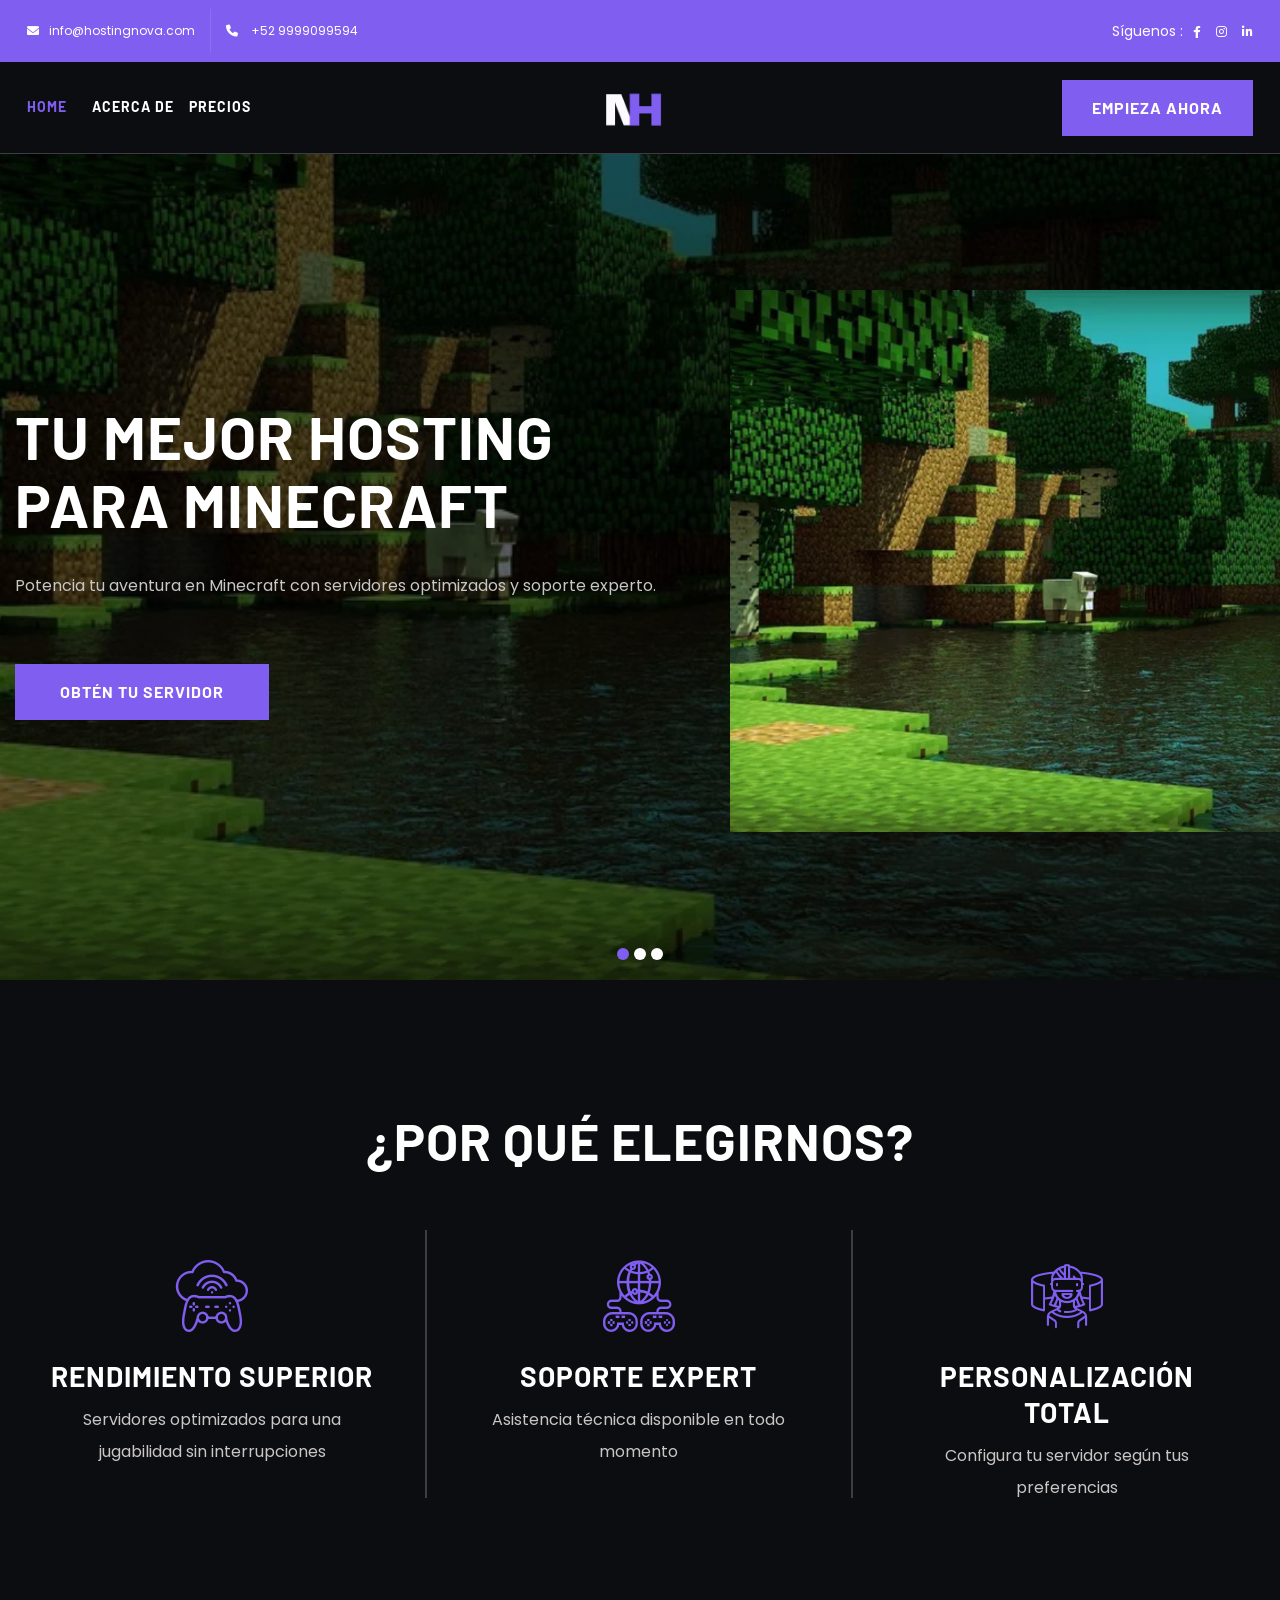
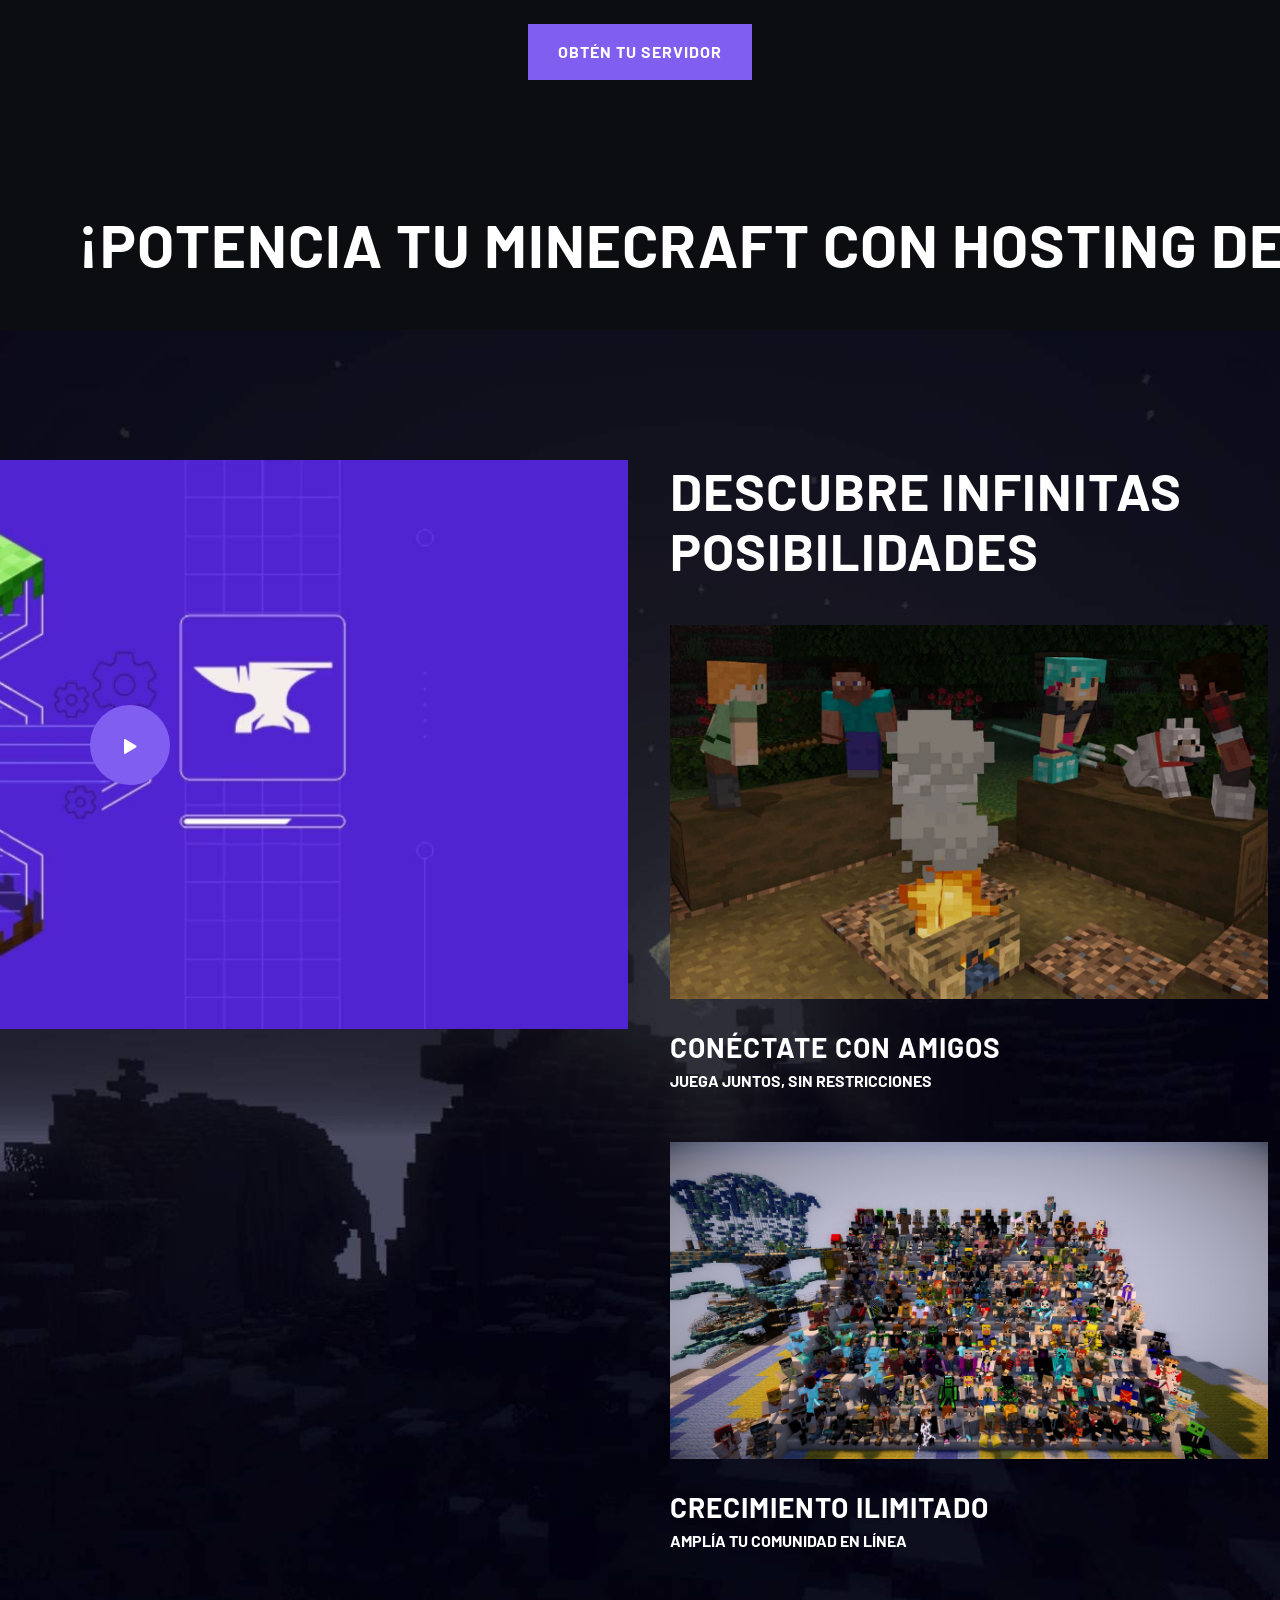
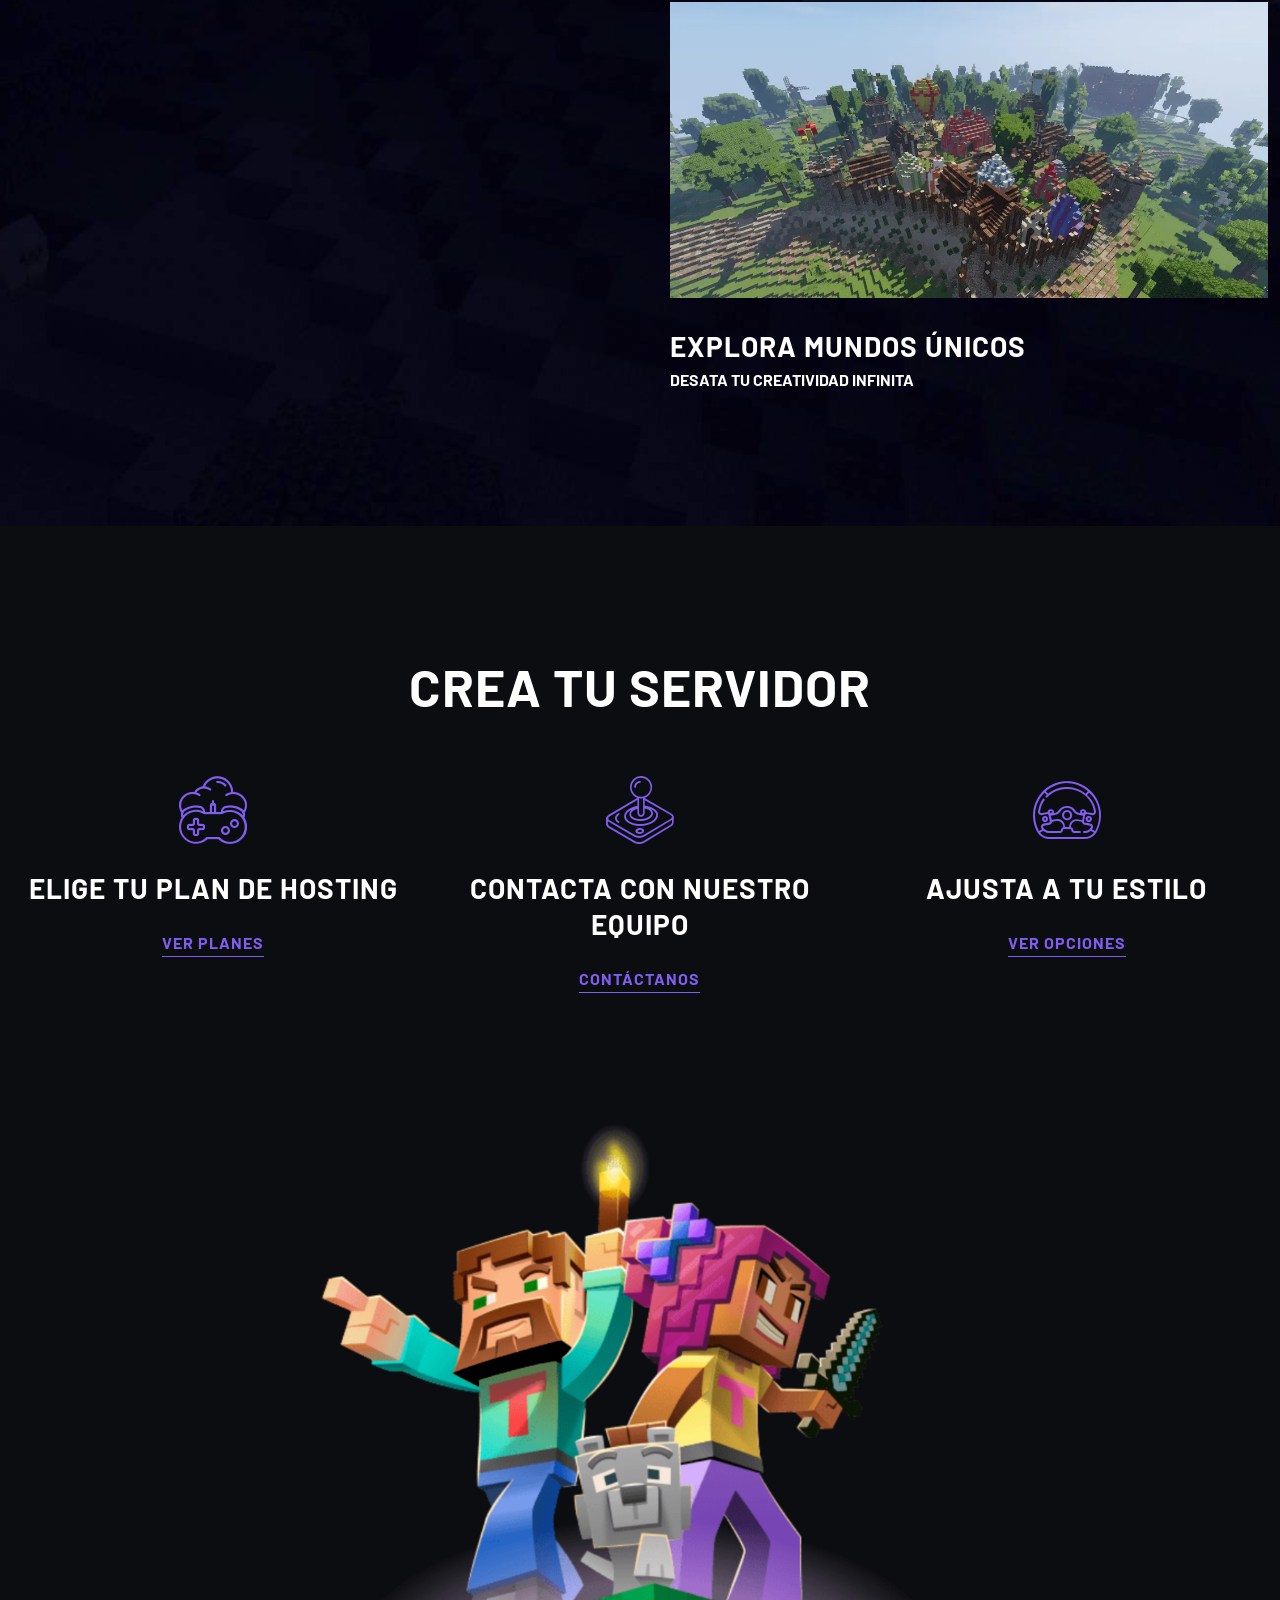
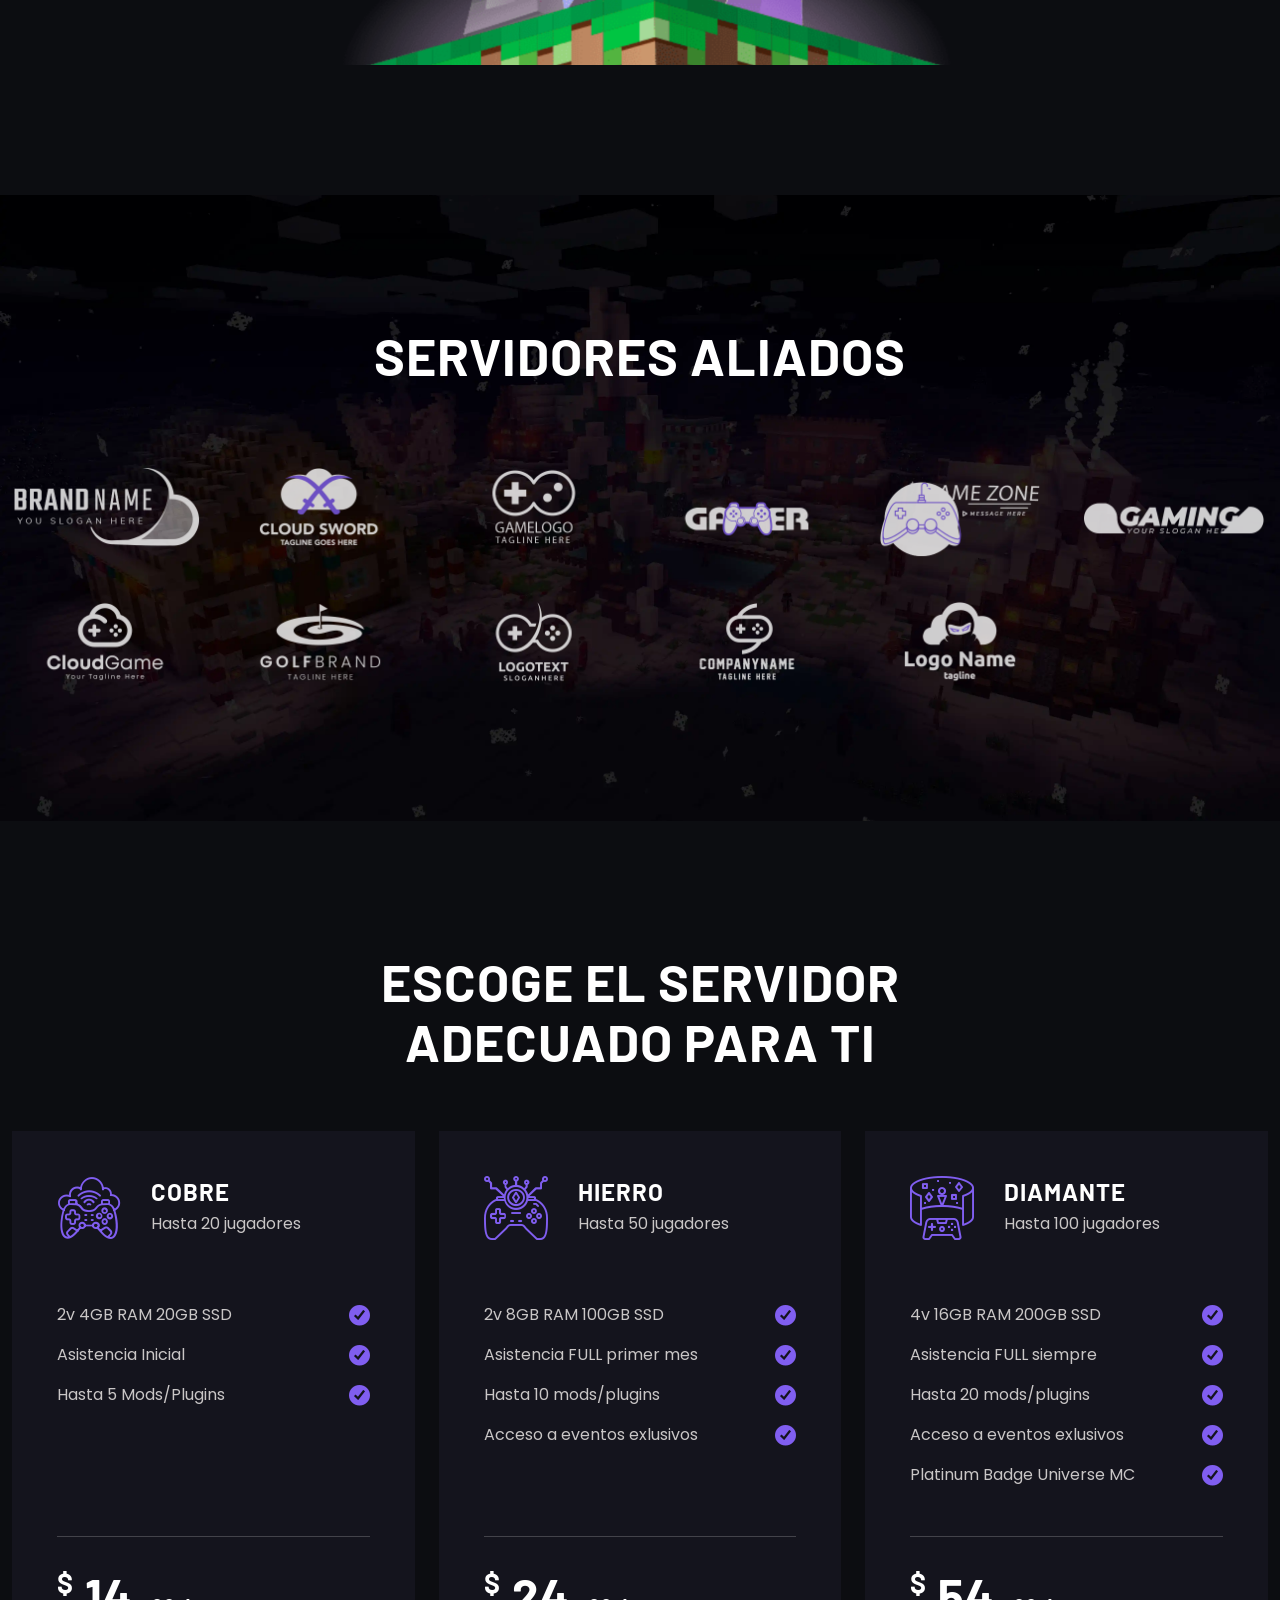
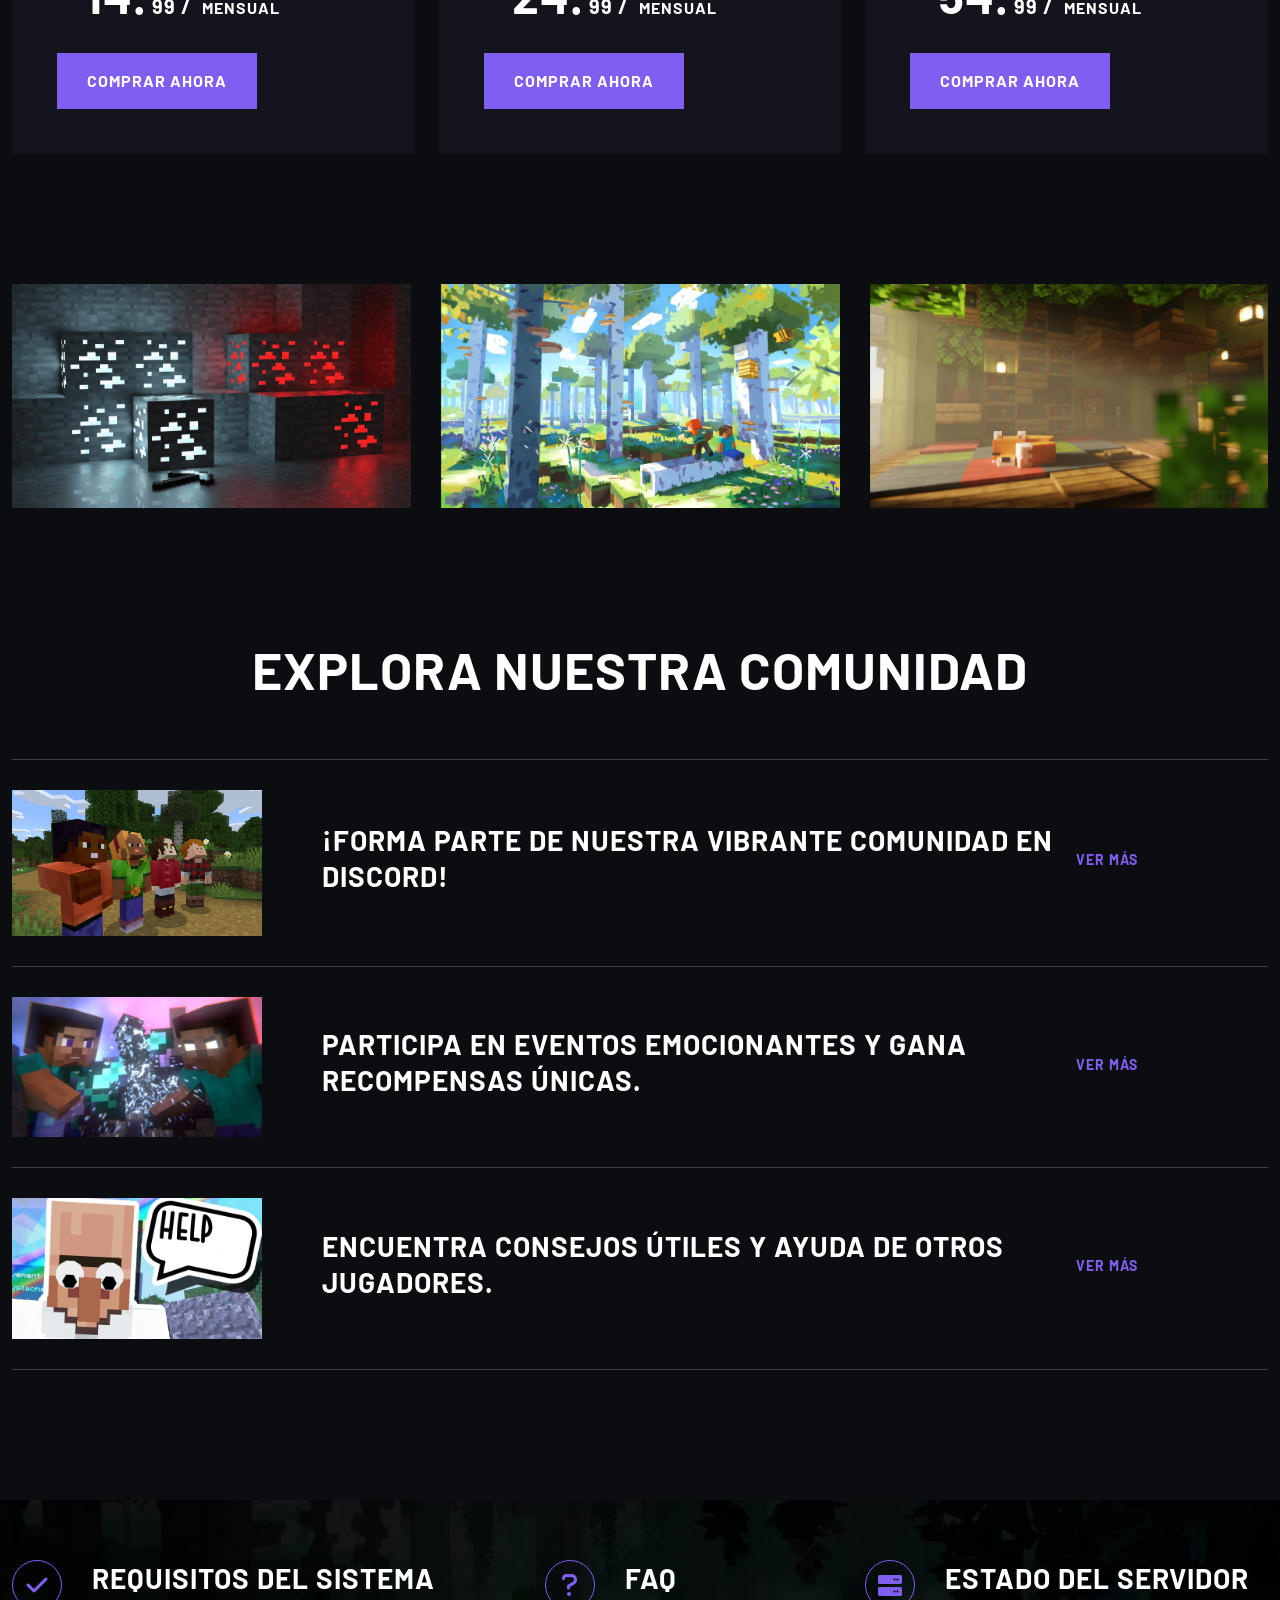
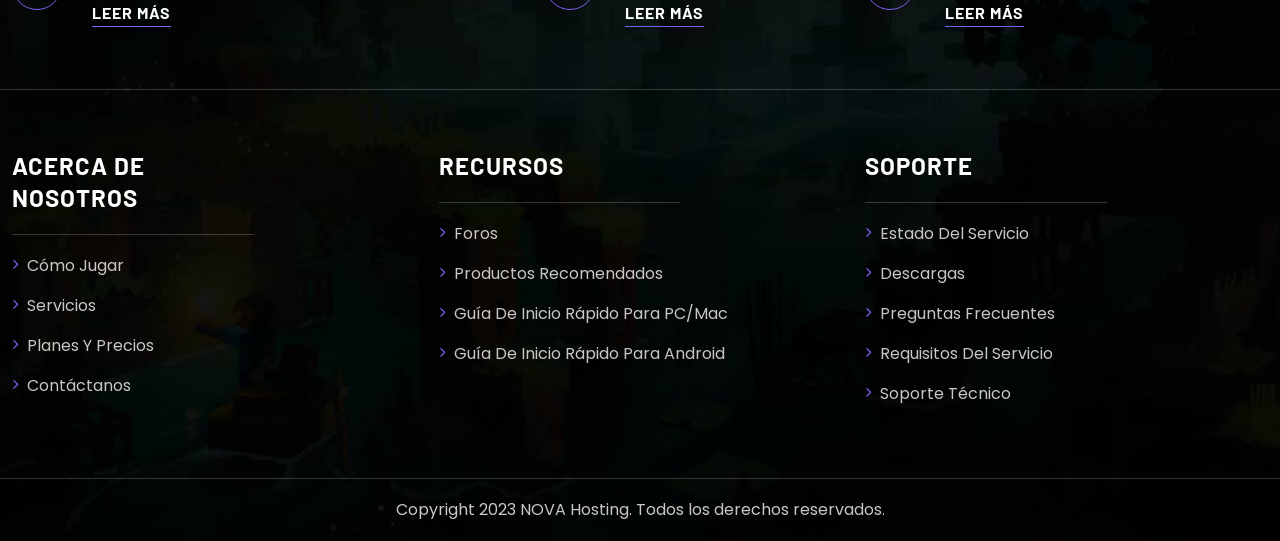
<file: index.html>
<!DOCTYPE html>
<html lang="en">
<head>
    <meta charset="UTF-8">
    <meta http-equiv="X-UA-Compatible" content="IE=edge">
    <meta name="viewport" content="width=device-width, initial-scale=1.0">
    <title>Nova Hosting - Servers confiables para Minecraft</title>
    <!-- Favicon -->
    <link rel="shortcut icon" href="images/favicon.ico">
    <!-- Bootstrap -->
    <link rel="stylesheet" href="css/bootstrap.min.css">
    <!-- Rev-slider -->
    <link rel="stylesheet" href="rev/css/rs6.css">
    <link rel="stylesheet" href="rev/fonts/font-awesome/css/font-awesome.css">
    <link rel="stylesheet" href="rev/fonts/pe-icon-7-stroke/css/pe-icon-7-stroke.css">
    <link rel="stylesheet" href="rev/fonts/pe-icon-7-stroke/css/helper.css">
    <!-- Owl Carousel -->
    <link rel="stylesheet" href="css/owl.carousel.min.css">
    <!-- Animations -->
    <link rel="stylesheet" href="css/animations.min.css">
    <!-- Icons -->
    <link rel="stylesheet" href="fonts/font-awesome/css/all.min.css">
    <link rel="stylesheet" href="css/ionicons.min.css">
    <link rel="stylesheet" href="fonts/themify-icons/themify-icons.css">
    <link rel="stylesheet" href="fonts/flaticon/flaticon.css">
    <!-- Magnific Popup -->
    <link rel="stylesheet" href="css/magnific-popup.min.css">
    <!-- Style -->
    <link rel="stylesheet" href="css/style.css">
    <!-- Responsive -->
    <link rel="stylesheet" href="css/responsive.css">
</head>
<body>

    <!-- Loading -->
    <div id="pq-loading">
        <div id="pq-loading-center">
            <img src="images/logo/logo.png" alt="loading">
        </div>
    </div>
    <!-- Loading -->

    <!-- Header -->
    <header id="pq-header" class="pq-header-style-2 pq-has-sticky ">
        <div class="pq-top-header top-style-2">
            <div class="container">
                <div class="row flex-row-reverse">
                    <div class="col-md-6 text-right">
                        <div class="pq-top-right text-right ">
                            <div class="pq-header-social">
                                <ul>
                                    <li>
                                        Síguenos :
                                    </li>
                                    <li><a href="#"><i class="fab fa-facebook-f"></i></a></li>
                                    <li><a href="#"><i class="fab fa-instagram"></i></a></li>
                                    <li><a href="#"><i class="fab fa-linkedin-in"></i></a></li>
                                </ul>
                            </div>
                        </div>
                    </div>
                    <div class="col-md-6">
                        <div class="pq-header-contact ">
                            <ul>
                                <li>
                                    <i class="fas fa-envelope"></i><span>info@hostingnova.com</span>
                                </li>
                                <li>
                                    <a href="tel:+529999099594"><i class="fas fa-phone"></i>
                                        <span>+52 9999099594</span>
                                    </a>
                                </li>
                            </ul>
                        </div>
                    </div>
                </div>
            </div>
        </div>
    
        <div class="pq-bottom-header">
            <div class="container">
                <div class="row">
                    <div class="col-lg-12">
                        <nav class="navbar navbar-expand-lg navbar-light">
                            <div class="collapse navbar-collapse" id="navbarSupportedContent">
                                <div id="pq-menu-contain" class="pq-menu-contain">
                                    <ul id="pq-main-menu" class="navbar-nav ml-auto">
                                        <li class="menu-item current-menu-item menu-item-has-children">
                                            <a href="index.html">Home</a><i class="pq-submenu-icon"></i>
                                        </li>
                                        <li class="menu-item">
                                            <a href="#">Acerca de</a>
                                        </li>
                                        <li class="menu-item">
                                            <a href="#">Precios</a>
                                        </li>
                                        
                                    </ul>
                                </div>
                            </div>
                            <a style="color:white;" class="navbar-brand" href="#">
                                <img class="img-fluid logo" src="images/logo/logo.png" alt="nova hosting">
                            </a>
                        
                            <div class="pq-btn-container">
                                <div class="pq-button-block">
                                    <a href="#" class="pq-button pq-button-flat">
                                        <span class="pq-button-text">Empieza Ahora</span>
                                    </a>
                                </div>
                            </div>
                            <button class="navbar-toggler" type="button" data-bs-toggle="collapse"
                                data-bs-target="#navbarSupportedContent" aria-controls="navbarSupportedContent"
                                aria-expanded="false" aria-label="Toggle navigation">
                                <i class="fas fa-bars"></i>
                            </button>
                        </nav>
                    </div>
                </div>
            </div>
        </div>
    </header>
    <!-- Header -->

    <!-- Banner -->
    <div class="banner-page-2">
        <!-- START Home 2 REVOLUTION SLIDER 6.6.11 -->
        <p class="rs-p-wp-fix"></p>
        <rs-module-wrap id="rev_slider_3_1_wrapper" data-alias="home2" data-source="gallery"
            style="visibility:hidden;background:transparent;padding:0;margin:0px auto;margin-top:0;margin-bottom:0;">
            <rs-module id="rev_slider_3_1" data-version="6.6.11">
                <rs-slides style="overflow: hidden; position: absolute;">
                    <rs-slide style="position: absolute;" data-key="rs-5" data-title="Slide"
                        data-thumb="rev/assets/1-3-50x100.png" data-anim="adpr:false;ms:300;" data-in="o:0;"
                        data-out="a:false;">
                        <img src="rev/assets/dummy.png" alt="" title="1 (3)" width="1920" height="1080"
                            class="rev-slidebg tp-rs-img rs-lazyload" data-lazyload="rev/assets/1-3.png" data-no-retina>
                        <!--
    							--><rs-layer id="slider-3-slide-5-layer-0" class="rs-des-font" data-type="text" data-color="#c9c6c6"
                            data-rsp_ch="on" data-xy="x:l,l,c,c;xo:15px,30px,0,18px;y:m,m,t,t;yo:96px,34px,165px,-23px;"
                            data-text="w:normal;s:16,14,15,9;l:28,22,22,13;a:left,left,center,center;"
                            data-dim="w:659px,476px,565px,348px;" data-vbility="t,t,t,f" data-frame_0="y:50,40,30,18;"
                            data-frame_1="st:700;sp:1000;sR:700;" data-frame_999="o:0;st:w;sR:7300;"
                            style="z-index:9;font-family:'Poppins';">Potencia tu aventura en Minecraft 
                            con servidores optimizados y soporte experto. <br>
    
                        </rs-layer><!--
    
    							--><rs-layer id="slider-3-slide-5-layer-1" data-type="image" data-rsp_ch="on"
                            data-xy="x:r,r,c,c;xo:-200px,15px,0,0;y:b,m,b,b;yo:148px,13px,43px,54px;"
                            data-text="w:normal;s:20,16,12,7;l:0,20,15,9;"
                            data-dim="w:750px,480px,364px,380px;h:542px,347px,263px,274px;" data-frame_0="x:50,40,30,18;"
                            data-frame_1="st:300;sp:1000;sR:300;" data-frame_999="o:0;st:w;sR:7700;" style="z-index:7;"><img
                                src="rev/assets/dummy.png" alt="" class="tp-rs-img rs-lazyload" width="1001" height="723"
                                data-lazyload="rev/assets/1-5.jpg" data-no-retina>
                        </rs-layer><!--
    
    							--><rs-layer id="slider-3-slide-5-layer-3" data-type="text" data-rsp_ch="on"
                            data-xy="x:l,l,c,c;xo:15px,30px,0,0;y:m,m,t,t;yo:-20px,-72px,55px,65px;"
                            data-text="w:normal;s:60,52,42,34;l:68,60,50,42;ls:1px;fw:700;a:left,left,center,center;"
                            data-dim="w:584px,503px,398px,332px;" data-frame_0="y:50,40,30,18;"
                            data-frame_1="st:480;sp:1000;sR:480;" data-frame_999="o:0;st:w;sR:7520;"
                            style="z-index:8;font-family:'Barlow';text-transform:uppercase;">Tu Mejor Hosting<span
                                class="last-word"> para Minecraft</span>
                        </rs-layer><!--
    
    							--><a id="slider-3-slide-5-layer-4" class="rs-layer rs-button pq-button pq-button-flat rev-btn"
                            href="#" target="_self" data-type="button" data-rsp_ch="on"
                            data-xy="x:l,l,c,c;xo:15px,30px,0,0;y:m;yo:202px,126px,-33px,-98px;"
                            data-text="w:normal;s:16,14,14,13;l:24,22,22,24;ls:1px;fw:700;"
                            data-dim="minh:0px,none,none,none;"
                            data-padding="t:16,13,14,10;r:45,25,22,20;b:16,13,14,10;l:45,25,22,20;"
                            data-frame_0="y:50,40,30,18;" data-frame_1="st:1000;sp:1000;sR:1000;"
                            data-frame_999="o:0;st:w;sR:7000;"
                            data-frame_hover="c:#0c0d11;bgc:#fff;bor:0px,0px,0px,0px;sp:100;e:power1.inOut;bri:100%;"
                            style="z-index:10;background-color:#805ef0;font-family:'Barlow';text-transform:uppercase;">
                            <div class="pq-button-block"><span class="pq-button-text">Obtén tu servidor</span></div>
                        </a><!--
    --> </rs-slide>
                    <rs-slide style="position: absolute;" data-key="rs-22" data-title="Slide"
                        data-thumb="rev/assets/1-4-50x100.png" data-anim="adpr:false;ms:300;" data-in="o:0;"
                        data-out="a:false;">
                        <img src="rev/assets/dummy.png" alt="" title="1 (4)" width="1920" height="1080"
                            class="rev-slidebg tp-rs-img rs-lazyload" data-lazyload="rev/assets/1-4.png" data-no-retina>
                        <!--
    							--><rs-layer id="slider-3-slide-22-layer-0" class="rs-des-font" data-type="text" data-color="#c9c6c6"
                            data-rsp_ch="on" data-xy="x:l,l,c,c;xo:15px,30px,0,18px;y:m,m,t,t;yo:96px,34px,165px,-23px;"
                            data-text="w:normal;s:16,14,15,9;l:28,22,22,13;a:left,left,center,center;"
                            data-dim="w:659px,476px,565px,348px;" data-vbility="t,t,t,f" data-frame_0="y:50,40,30,18;"
                            data-frame_1="st:700;sp:1000;sR:700;" data-frame_999="o:0;st:w;sR:7300;"
                            style="z-index:9;font-family:'Poppins';">Experimenta un rendimiento fluido y 
                            sin lag para garantizar una experiencia de juego excepcional. <br>
    
                        </rs-layer><!--
    
    							--><rs-layer id="slider-3-slide-22-layer-1" data-type="image" data-rsp_ch="on"
                            data-xy="x:r,r,c,c;xo:-200px,15px,0,0;y:b,m,b,b;yo:148px,13px,43px,54px;"
                            data-text="w:normal;s:20,16,12,7;l:0,20,15,9;"
                            data-dim="w:750px,480px,364px,380px;h:542px,347px,263px,274px;" data-frame_0="x:50,40,30,18;"
                            data-frame_1="st:300;sp:1000;sR:300;" data-frame_999="o:0;st:w;sR:7700;" style="z-index:7;"><img
                                src="rev/assets/dummy.png" alt="" class="tp-rs-img rs-lazyload" width="1001" height="723"
                                data-lazyload="rev/assets/2-5.jpg" data-no-retina>
                        </rs-layer><!--
    
    							--><rs-layer id="slider-3-slide-22-layer-3" data-type="text" data-rsp_ch="on"
                            data-xy="x:l,l,c,c;xo:15px,30px,0,0;y:m,m,t,t;yo:-20px,-72px,55px,65px;"
                            data-text="w:normal;s:60,52,42,34;l:68,60,50,42;ls:1px;fw:700;a:left,left,center,center;"
                            data-dim="w:584px,503px,398px,366px;" data-frame_0="y:50,40,30,18;"
                            data-frame_1="st:480;sp:1000;sR:480;" data-frame_999="o:0;st:w;sR:7520;"
                            style="z-index:8;font-family:'Barlow';text-transform:uppercase;">Rendimiento Inigualable<span>
                        </rs-layer><!--
    
    							--><a id="slider-3-slide-22-layer-4" class="rs-layer rs-button pq-button pq-button-flat rev-btn"
                            href="#" target="_self" data-type="button" data-rsp_ch="on"
                            data-xy="x:l,l,c,c;xo:15px,30px,0,0;y:m;yo:202px,126px,-33px,-98px;"
                            data-text="w:normal;s:16,14,14,13;l:24,22,22,24;ls:1px;fw:700;"
                            data-dim="minh:0px,none,none,none;"
                            data-padding="t:16,13,14,10;r:45,25,22,20;b:16,13,14,10;l:45,25,22,20;"
                            data-frame_0="y:50,40,30,18;" data-frame_1="st:1000;sp:1000;sR:1000;"
                            data-frame_999="o:0;st:w;sR:7000;"
                            data-frame_hover="c:#0c0d11;bgc:#fff;bor:0px,0px,0px,0px;sp:100;e:power1.inOut;bri:100%;"
                            style="z-index:10;background-color:#805ef0;font-family:'Barlow';text-transform:uppercase;">
                            <div class="pq-button-block"><span class="pq-button-text">Obtén tu servidor</span></div>
                        </a><!--
    --> </rs-slide>
                    <rs-slide style="position: absolute;" data-key="rs-23" data-title="Slide"
                        data-thumb="rev/assets/1-5-50x100.png" data-anim="adpr:false;ms:300;" data-in="o:0;"
                        data-out="a:false;">
                        <img src="rev/assets/dummy.png" alt="" title="1 (5)" width="1920" height="1080"
                            class="rev-slidebg tp-rs-img rs-lazyload" data-lazyload="rev/assets/1-5.png" data-no-retina>
                        <!--
    							--><rs-layer id="slider-3-slide-23-layer-0" class="rs-des-font" data-type="text" data-color="#c9c6c6"
                            data-rsp_ch="on" data-xy="x:l,l,c,c;xo:15px,30px,0,18px;y:m,m,t,t;yo:96px,34px,165px,-23px;"
                            data-text="w:normal;s:16,14,15,9;l:28,22,22,13;a:left,left,center,center;"
                            data-dim="w:659px,476px,565px,348px;" data-vbility="t,t,t,f" data-frame_0="y:50,40,30,18;"
                            data-frame_1="st:700;sp:1000;sR:700;" data-frame_999="o:0;st:w;sR:7300;"
                            style="z-index:9;font-family:'Poppins';">Nuestro equipo está aquí para 
                            ayudarte en cada paso del camino, 24/7. 
                            
                            Desde una herramienta que ya es familiar: Discord. <br>
    
                        </rs-layer><!--
    
    							--><rs-layer id="slider-3-slide-23-layer-1" data-type="image" data-rsp_ch="on"
                            data-xy="x:r,r,c,c;xo:-200px,15px,0,0;y:b,m,b,b;yo:148px,13px,43px,54px;"
                            data-text="w:normal;s:20,16,12,7;l:0,20,15,9;"
                            data-dim="w:750px,480px,364px,380px;h:542px,347px,263px,274px;" data-frame_0="x:50,40,30,18;"
                            data-frame_1="st:300;sp:1000;sR:300;" data-frame_999="o:0;st:w;sR:7700;" style="z-index:7;"><img
                                src="rev/assets/dummy.png" alt="" class="tp-rs-img rs-lazyload" width="1001" height="723"
                                data-lazyload="rev/assets/3-5.jpg" data-no-retina>
                        </rs-layer><!--
    
    							--><rs-layer id="slider-3-slide-23-layer-3" data-type="text" data-rsp_ch="on"
                            data-xy="x:l,l,c,c;xo:15px,30px,0,0;y:m,m,t,t;yo:-20px,-72px,55px,65px;"
                            data-text="w:normal;s:60,52,42,34;l:68,60,50,42;ls:1px;fw:700;a:left,left,center,center;"
                            data-dim="w:584px,503px,398px,366px;" data-frame_0="y:50,40,30,18;"
                            data-frame_1="st:480;sp:1000;sR:480;" data-frame_999="o:0;st:w;sR:7520;"
                            style="z-index:8;font-family:'Barlow';text-transform:uppercase;">Soporte Personalizado<span
                                class="last-word"></span>
                        </rs-layer><!--
    
    							--><a id="slider-3-slide-23-layer-4" class="rs-layer rs-button pq-button pq-button-flat rev-btn"
                            href="#" target="_self" data-type="button" data-rsp_ch="on"
                            data-xy="x:l,l,c,c;xo:15px,30px,0,0;y:m;yo:202px,126px,-33px,-98px;"
                            data-text="w:normal;s:16,14,14,13;l:24,22,22,24;ls:1px;fw:700;"
                            data-dim="minh:0px,none,none,none;"
                            data-padding="t:16,13,14,10;r:45,25,22,20;b:16,13,14,10;l:45,25,22,20;"
                            data-frame_0="y:50,40,30,18;" data-frame_1="st:1000;sp:1000;sR:1000;"
                            data-frame_999="o:0;st:w;sR:7000;"
                            data-frame_hover="c:#0c0d11;bgc:#fff;bor:0px,0px,0px,0px;sp:100;e:power1.inOut;bri:100%;"
                            style="z-index:10;background-color:#805ef0;font-family:'Barlow';text-transform:uppercase;">
                            <div class="pq-button-block"><span class="pq-button-text">Obtén tu servidor</span></div>
                        </a><!--
    --> </rs-slide>
                </rs-slides>
            </rs-module>
        </rs-module-wrap>
        <!-- END REVOLUTION SLIDER -->
    </div>
    <!-- Banner -->

    <!-- Experience -->
    <section class="experience">
        <div class="container">
            <div class="row">
                <div class="col-lg-12">
                    <div class="pq-section-title-style-1 text-center">
                        <h2 class="pq-section-main-title">¿Por Qué Elegirnos?</h2>
                    </div>
                </div>
                <div class="col-xl-4 col-lg-6 col-md-6 p-0">
                    <div class="pq-icon-box pq-style-3">
                        <div class="pq-icon">
                            <i class="flaticon-gaming-1"></i>
                        </div>
                        <div class="pq-icon-box-content">
                            <h4 class="pq-icon-box-title">Rendimiento Superior</h4>
                            <p class="pq-icon-box-description">Servidores optimizados para una jugabilidad sin interrupciones</p>
                        </div>
                    </div>
                </div>
                <div class="col-xl-4 col-lg-6 col-md-6 p-0 mt-4 mt-md-0">
                    <div class="pq-icon-box pq-style-3 pq-border-lg-0">
                        <div class="pq-icon">
                            <i class="flaticon-online-game"></i>
                        </div>
                        <div class="pq-icon-box-content">
                            <h4 class="pq-icon-box-title">Soporte Expert</h4>
                            <p class="pq-icon-box-description">Asistencia técnica disponible en todo momento</p>
                        </div>
                    </div>
                </div>
                <div class="col-xl-4 col-lg-6 col-md-6 p-0 mt-4 mt-xl-0">
                    <div class="pq-icon-box pq-style-3 border-0">
                        <div class="pq-icon">
                            <i class="flaticon-vr-glasses"></i>
                        </div>
                        <div class="pq-icon-box-content">
                            <h4 class="pq-icon-box-title">Personalización Total</h4>
                            <p class="pq-icon-box-description">Configura tu servidor según tus preferencias</p>
                        </div>
                    </div>
                </div>
                <div class="col-lg-12">
                    <div class="pq-btn-container text-center pq-mt-90">
                        <div class="pq-button-block">
                            <a class="pq-button pq-button-flat" href="#">
                                <span class="pq-button-text">Obtén tu servidor</span>
                            </a>
                        </div>
                    </div>
                </div>
            </div>
        </div>
    </section>
    <!-- Experience -->

    <!-- Marquee -->
    <div class="marquee pq-pb-60">
        <div class="container-fluid">
            <div class="row">
                <div class="col-lg-12 p-0">
                    <div class="pq-marquee-main ">
                        <div class="pq-marquee">
                            <ul class="marquee-content-items">
                                <li>
                                    &nbsp; &nbsp; &nbsp;  ¡Potencia tu Minecraft con  <span> hosting de élite!</span>
                                </li>
                            </ul>
                            <ul class="marquee-content-items">
                                <li>
                                    &nbsp; &nbsp; &nbsp; ¡Potencia tu Minecraft con  <span> hosting de élite!</span>
                                </li>
                            </ul>
                        </div>
                    </div>
                </div>
            </div>
        </div>
    </div>
    <!-- Marquee -->

    <!-- Discover -->
    <section class="discover pq-bg-img-4">
        <div class="container">
            <div class="row">
                <div class="col-xl-6">
                    <div class="pq-sticky-top">
                        <div class="pq-video-img pq-ms-380">
                            <img src="images/video-popup/1.jpg" class="img-fluid" alt="">    
                            <div class="pq-popup-video-block pq-popup-style-1">
                                <div class="pq-video-icon">
                                    <a href="https://www.youtube.com/watch?v=XHOmBV4js_E" class="pq-video default popup-youtube">
                                        <i aria-hidden="true" class="ion ion-play"></i>
                                    </a>
                                </div>
                            </div>
                        </div>
                    </div>
                </div>
                <div class="col-xl-6 pq-ps-30 mt-4 mt-xl-0">
                    <div class="row">
                        <div class="col-lg-12">
                            <div class=" pq-section-title-style-1">
                                <h2 class="pq-section-main-title">Descubre infinitas posibilidades</h2>
                            </div>
                            <div class="pq-image-box pq-style-2 pq-mt-45">
                                <div class="pq-image-box-img">
                                    <a href="#"><img src="images/discover/1.jpg" class="img-fluid" alt=""></a>
                                </div>
                                <div class="pq-image-box-content">
                                    <h4 class="pq-image-box-title"><a href="#"> Conéctate con Amigos </a></h4>
                                    <p class="pq-image-box-description"> Juega juntos, sin restricciones</p>
                                </div>
                            </div>
                            <div class="pq-image-box pq-style-2 pq-mt-45">
                                <div class="pq-image-box-img">
                                    <a href="#"><img src="images/discover/2.jpg" alt=""></a>
                                </div>
                                <div class="pq-image-box-content">
                                    <h4 class="pq-image-box-title"><a href="#">Crecimiento Ilimitado </a></h4>
                                    <p class="pq-image-box-description">Amplía tu comunidad en línea</p>
                                </div>
                            </div>
                            <div class="pq-image-box pq-style-2 pq-mt-45">
                                <div class="pq-image-box-img">
                                    <a href="#"><img src="images/discover/3.jpg" alt=""></a>
                                </div>
                                <div class="pq-image-box-content">
                                    <h4 class="pq-image-box-title"><a href="#">Explora Mundos Únicos</a></h4>
                                    <p class="pq-image-box-description"> Desata tu Creatividad Infinita </p>
                                </div>
                            </div>
                        </div>
                    </div>
                </div>
            </div>
        </div>
    </section>
    <!-- Discover -->

    <!-- Get Started -->
    <section class="get-started">
        <div class="container">
            <div class="row">
                <div class="col-lg-12">
                    <div class="pq-section-title-style-1 text-center">
                        <h2 class="pq-section-main-title">Crea tu servidor</h2>
                    </div>
                </div>
                <div class="col-xl-4 col-lg-6 col-md-6">
                    <div class="pq-icon-box pq-style-4">
                        <div class="pq-icon">
                            <i class="flaticon-gaming-5"></i>
                        </div>
                        <div class="pq-icon-box-content">
                            <h4 class="pq-icon-box-title">Elige Tu Plan de Hosting</h4>
                            <div class="pq-btn-container">
                                <div class="pq-button-block">
                                    <a class="pq-button pq-button-link" href="#">
                                        <span class="pq-button-text">Ver Planes</span>
                                    </a>
                                </div>
                            </div>
                        </div>
                    </div>
                </div>
                <div class="col-xl-4 col-lg-6 col-md-6 mt-4 mt-md-0">
                    <div class="pq-icon-box pq-style-4">
                        <div class="pq-icon">
                            <i class="flaticon-joystick"></i>
                        </div>
                        <div class="pq-icon-box-content">
                            <h4 class="pq-icon-box-title">Contacta con Nuestro Equipo</h4>
                            <div class="pq-btn-container">
                                <div class="pq-button-block">
                                    <a class="pq-button pq-button-link" href="#">
                                        <span class="pq-button-text">Contáctanos</span>
                                    </a>
                                </div>
                            </div>
                        </div>
                    </div>
                </div>
                <div class="col-xl-4 col-lg-12 col-md-12 mt-4 mt-xl-0">
                    <div class="pq-icon-box pq-style-4">
                        <div class="pq-icon">
                            <i class="flaticon-gaming-3"></i>
                        </div>
                        <div class="pq-icon-box-content">
                            <h4 class="pq-icon-box-title">Ajusta a Tu Estilo</h4>
                            <div class="pq-btn-container">
                                <div class="pq-button-block">
                                    <a class="pq-button pq-button-link" href="#">
                                        <span class="pq-button-text">Ver Opciones</span>
                                    </a>
                                </div>
                            </div>
                        </div>
                    </div>
                </div>
                <div class="col-lg-12 pq-mt-130">
                    <img src="images/1.png" class="img-fluid" alt="">
                </div>
            </div>
        </div>
    </section>
    <!-- Get Started -->

    <!-- Client -->
    <section class="client pq-bg-grey pq-bg-img-5">
        <div class="container">
            <div class="row align-items-center">
                <div class="col-lg-12">
                    <div class="pq-section-title-style-1 text-center">
                        <h2 class="pq-section-main-title">Servidores aliados</h2>
                    </div>
                </div>
                <div class="col-xl-2 col-lg-4 col-md-4">
                    <div class="pq-client-box pq-client-style-1">
                        <div class="pq-client-box">
                            <a>
                                <img decoding="async" src="images/client/1.png"
                                    alt="pq-client-img" class="pq-client-img">
                    
                                <img decoding="async" src="images/client/h1.png"
                                    alt="pq-client-img" class="pq-client-hover-img">
                            </a>
                        </div>
                    </div>
                </div>
                <div class="col-xl-2 col-lg-4 col-md-4 mt-4 mt-md-0">
                    <div class="pq-client-box pq-client-style-1">
                        <div class="pq-client-box">
                            <a>
                                <img decoding="async" src="images/client/2.png"
                                    alt="pq-client-img" class="pq-client-img">
                    
                                <img decoding="async" src="images/client/h2.png"
                                    alt="pq-client-img" class="pq-client-hover-img">
                            </a>
                        </div>
                    </div>
                </div>
                <div class="col-xl-2 col-lg-4 col-md-4 mt-4 mt-md-0">
                    <div class="pq-client-box pq-client-style-1">
                        <div class="pq-client-box">
                            <a>
                                <img decoding="async" src="images/client/3.png"
                                    alt="pq-client-img" class="pq-client-img">
                    
                                <img decoding="async" src="images/client/h3.png"
                                    alt="pq-client-img" class="pq-client-hover-img">
                            </a>
                        </div>
                    </div>
                </div>
                <div class="col-xl-2 col-lg-4 col-md-4 mt-4">
                    <div class="pq-client-box pq-client-style-1">
                        <div class="pq-client-box">
                            <a>
                                <img decoding="async" src="images/client/4.png"
                                    alt="pq-client-img" class="pq-client-img">
                    
                                <img decoding="async" src="images/client/h4.png"
                                    alt="pq-client-img" class="pq-client-hover-img">
                            </a>
                        </div>
                    </div>
                </div>
                <div class="col-xl-2 col-lg-4 col-md-4 mt-4">
                    <div class="pq-client-box pq-client-style-1">
                        <div class="pq-client-box">
                            <a>
                                <img decoding="async" src="images/client/5.png"
                                    alt="pq-client-img" class="pq-client-img">
                    
                                <img decoding="async" src="images/client/h5.png"
                                    alt="pq-client-img" class="pq-client-hover-img">
                            </a>
                        </div>
                    </div>
                </div>
                <div class="col-xl-2 col-lg-4 col-md-4 mt-4">
                    <div class="pq-client-box pq-client-style-1">
                        <div class="pq-client-box">
                            <a>
                                <img decoding="async" src="images/client/6.png"
                                    alt="pq-client-img" class="pq-client-img">
                    
                                <img decoding="async" src="images/client/h6.png"
                                    alt="pq-client-img" class="pq-client-hover-img">
                            </a>
                        </div>
                    </div>
                </div>
                <div class="col-xl-2 col-lg-4 col-md-4 mt-4">
                    <div class="pq-client-box pq-client-style-1">
                        <div class="pq-client-box">
                            <a>
                                <img decoding="async" src="images/client/7.png"
                                    alt="pq-client-img" class="pq-client-img">
                    
                                <img decoding="async" src="images/client/h7.png"
                                    alt="pq-client-img" class="pq-client-hover-img">
                            </a>
                        </div>
                    </div>
                </div>
                <div class="col-xl-2 col-lg-4 col-md-4 mt-4">
                    <div class="pq-client-box pq-client-style-1">
                        <div class="pq-client-box">
                            <a>
                                <img decoding="async" src="images/client/8.png"
                                    alt="pq-client-img" class="pq-client-img">
                    
                                <img decoding="async" src="images/client/h8.png"
                                    alt="pq-client-img" class="pq-client-hover-img">
                            </a>
                        </div>
                    </div>
                </div>
                <div class="col-xl-2 col-lg-4 col-md-4 mt-4">
                    <div class="pq-client-box pq-client-style-1">
                        <div class="pq-client-box">
                            <a>
                                <img decoding="async" src="images/client/9.png"
                                    alt="pq-client-img" class="pq-client-img">
                    
                                <img decoding="async" src="images/client/h9.png"
                                    alt="pq-client-img" class="pq-client-hover-img">
                            </a>
                        </div>
                    </div>
                </div>
                <div class="col-xl-2 col-lg-4 col-md-4 mt-4">
                    <div class="pq-client-box pq-client-style-1">
                        <div class="pq-client-box">
                            <a>
                                <img decoding="async" src="images/client/10.png"
                                    alt="pq-client-img" class="pq-client-img">
                    
                                <img decoding="async" src="images/client/h10.png"
                                    alt="pq-client-img" class="pq-client-hover-img">
                            </a>
                        </div>
                    </div>
                </div>
                <div class="col-xl-2 col-lg-4 col-md-4 mt-4">
                    <div class="pq-client-box pq-client-style-1">
                        <div class="pq-client-box">
                            <a>
                                <img decoding="async" src="images/client/11.png"
                                    alt="pq-client-img" class="pq-client-img">
                    
                                <img decoding="async" src="images/client/h11.png"
                                    alt="pq-client-img" class="pq-client-hover-img">
                            </a>
                        </div>
                    </div>
                </div>
           
            </div>
        </div>
    </section>
    <!-- Client -->

    <!-- Pricing Plan -->
    <section class="pricing-plan">
        <div class="container">
            <div class="row">
                <div class="col-lg-12">
                    <div class="pq-section-title-style-1 text-center">
                        <h2 class="pq-section-main-title">Escoge el servidor adecuado para ti</h2>
                    </div>
                </div>
                <div class="col-xl-4 col-lg-6 col-md-6">
                    <div class="pq-pricing-plan pq-style-1">
                        <div class="pq-pricebox-detail">
                            <div class="pq-price-media">
                                <i class=" flaticon-arcade"></i>
                            </div>
                            <div class="pq-price-content">
                                <h5 class="pq-pricebox-title">cobre</h5>
                                <span class="pq-pricebox-descrption">Hasta 20 jugadores</span>
                            </div>
                        </div>
                        <ul class="pq-list-info">
                            <li class="">
                                <span>2v 4GB RAM 20GB SSD</span><i class="ion ion-checkmark-circled"></i>
                            </li>
                            <li class="">
                                <span>Asistencia Inicial</span><i class="ion ion-checkmark-circled"></i>
                            </li>
                            <li class="">
                                <span>Hasta 5 Mods/Plugins</span><i class="ion ion-checkmark-circled"></i>
                            </li>
                            <li class="">
                                <span><i></i></span>
                            </li>
                            <li class="">
                                <span><i></i></span>
                            </li>
                           
                        </ul>
                        <h2 class="price">
                            <span class="pq-price-sign">$</span>
                            <span class="pq-price">
                                14.<span> 99 /</span>
                                <span>
                                    <span class="price-month">Mensual</span>
                                </span></span>
                        </h2>
                        <div class="pq-btn-container">
                            <div class="pq-button-block">
                                <a class="pq-button pq-button-flat" href="#">
                                    <span class="pq-button-text">Comprar Ahora</span>
                                </a>
                            </div>
                        </div>
                    
                    </div>
                </div>
                <div class="col-xl-4 col-lg-6 col-md-6 mt-4 mt-md-0">
                    <div class="pq-pricing-plan pq-style-1">
                        <div class="pq-pricebox-detail">
                            <div class="pq-price-media">
                                <i class=" flaticon-game"></i>
                            </div>
                            <div class="pq-price-content">
                                <h5 class="pq-pricebox-title">hierro</h5>
                                <span class="pq-pricebox-descrption">Hasta 50 jugadores </span>
                            </div>
                        </div>
                        <ul class="pq-list-info">
                            <li class="">
                                <span>2v 8GB RAM 100GB SSD</span><i class="ion ion-checkmark-circled"></i>
                            </li>
                            <li class="">
                                <span>Asistencia FULL primer mes</span><i class="ion ion-checkmark-circled"></i>
                            </li>
                            <li class="">
                                <span>Hasta 10 mods/plugins</span><i class="ion ion-checkmark-circled"></i>
                            </li>
                            <li class="">
                                <span>Acceso a eventos exlusivos</span><i class="ion ion-checkmark-circled"></i>
                            </li>
                            <li class="">
                                <span><i></i></span>
                            </li>
                           
                        </ul>
                        <h2 class="price">
                            <span class="pq-price-sign">$</span>
                            <span class="pq-price">
                                24.<span> 99 /</span>
                                <span>
                                    <span class="price-month">Mensual</span>
                                </span>
                            </span>
                        </h2>
                        <div class="pq-btn-container">
                            <div class="pq-button-block">
                                <a class="pq-button pq-button-flat" href="#">
                                    <span class="pq-button-text">Comprar Ahora</span>
                                </a>
                            </div>
                        </div>                   
                    </div>
                </div>
                <div class="col-xl-4 col-lg-6 col-md-6 mt-4 mt-xl-0">
                    <div class="pq-pricing-plan pq-style-1 text-left">
                        <div class="pq-pricebox-detail">
                            <div class="pq-price-media">
                                <i class=" flaticon-gaming-4"></i>
                            </div>
                            <div class="pq-price-content">
                                <h5 class="pq-pricebox-title">diamante</h5>
                                <span class="pq-pricebox-descrption">Hasta 100 jugadores </span>
                            </div>
                        </div>
                        <ul class="pq-list-info">
                            <li class="">
                                <span>4v 16GB RAM 200GB SSD</span><i class="ion ion-checkmark-circled"></i>
                            </li>
                            <li class="">
                                <span>Asistencia FULL siempre</span><i class="ion ion-checkmark-circled"></i>
                            </li>
                            <li class="">
                                <span>Hasta 20 mods/plugins</span><i class="ion ion-checkmark-circled"></i>
                            </li>
                            <li class="">
                                <span>Acceso a eventos exlusivos</span><i class="ion ion-checkmark-circled"></i>
                            </li>
                            <li class="">
                                <span>Platinum Badge Universe MC</span><i class="ion ion-checkmark-circled"></i>
                            </li>
                        </ul>
                        <h2 class="price">
                            <span class="pq-price-sign">$</span>
                            <span class="pq-price">
                                54.<span> 99 /</span>
                                <span>
                                    <span class="price-month">Mensual</span>
                                </span>
                            </span>
                        </h2>
                        <div class="pq-btn-container">
                            <div class="pq-button-block">
                                <a class="pq-button pq-button-flat" href="#">
                                    <span class="pq-button-text">Comprar Ahora</span>
                                </a>
                            </div>
                        </div>
                    </div>
                </div>
            </div>
        </div>
    </section>
    <!-- Pricing Plan -->

    <!-- Gallery -->
    <div class="gallery p-0">
        <div class="container-fluid">
            <div class="row">
                <div class="col-lg-12">
                    <div class="owl-carousel owl-loaded owl-drag" data-dots="false" data-nav="false" data-desk_num="3" data-lap_num="2" data-tab_num="1" data-mob_num="1" data-mob_sm="1" data-autoplay="true" data-loop="true" data-margin="30">
                        <div class="item">
                            <a href="images/gallery/1.jpg"><img src="images/gallery/1.jpg" class="img-fluid" alt=""></a>
                        </div>
                        <div class="item">
                            <a href="images/gallery/2.jpg"><img src="images/gallery/2.jpg" class="img-fluid" alt=""></a>
                        </div>
                        <div class="item">
                            <a href="images/gallery/3.jpg"><img src="images/gallery/3.jpg" class="img-fluid" alt=""></a>
                        </div>
                        <div class="item">
                            <a href="images/gallery/4.jpg"><img src="images/gallery/4.jpg" class="img-fluid" alt=""></a>
                        </div>
                        <div class="item">
                            <a href="images/gallery/5.jpg"><img src="images/gallery/5.jpg" class="img-fluid" alt=""></a>
                        </div>
                        <div class="item">
                            <a href="images/gallery/6.jpg"><img src="images/gallery/6.jpg" class="img-fluid" alt=""></a>
                        </div>
                        <div class="item">
                            <a href="images/gallery/7.jpg"><img src="images/gallery/7.jpg" class="img-fluid" alt=""></a>
                        </div>
                        <div class="item">
                            <a href="images/gallery/8.jpg"><img src="images/gallery/8.jpg" class="img-fluid" alt=""></a>
                        </div>
                        <div class="item">
                            <a href="images/gallery/9.jpg"><img src="images/gallery/9.jpg" class="img-fluid" alt=""></a>
                        </div>
                    </div>
                </div>
            </div>
        </div>
    </div>
    <!-- Gallery -->

    <!-- Blog -->
    <section class="blog">
        <div class="container">
            <div class="row">
                <div class="col-lg-12">
                    <div class="pq-section-title-style-1 text-center">
                        <h2 class="pq-section-main-title">Explora Nuestra Comunidad</h2>
                    </div>
                </div>
                <div class="col-lg-12">
                    <div class="pq-blog-post pq-list">
                        <div class="pq-blog-area">
                            <div class="pq-post-media">
                                <img loading="lazy" src="images/blog/1.jpg" alt="blog-image" decoding="async">
                            </div>
                            <div class="pq-blog-contain">
                                <h5 class="pq-blog-title">
                                    <a href="#">¡Forma parte de nuestra vibrante comunidad en Discord!</a>
                                </h5>
                            </div>

                            <div class="pq-post-contain">
                                <ul>
                                
                                    <li class="pq-post-comment">
                                        <a href="#">Ver más</a>
                                    </li>
                                </ul>
                            </div>
                        </div>
                    </div>
                    <div class="pq-blog-post pq-list">
                        <div class="pq-blog-area">
                           
                            <div class="pq-post-media">
                                <img src="images/blog/2.jpg" alt="" decoding="async" loading="lazy">
                            </div>
                            <div class="pq-blog-contain">
                                
                                <h5 class="pq-blog-title">
                                    <a href="#">Participa en eventos emocionantes y gana recompensas únicas.</a>
                                </h5>

                                
                            </div>

                            <div class="pq-post-contain">
                                <ul>
                                
                                    <li class="pq-post-comment">
                                        <a href="#">Ver más</a>
                                    </li>
                                </ul>
                            </div>
                        </div>
                    </div>
                    <div class="pq-blog-post pq-list">
                        <div class="pq-blog-area">
                           
                            <div class="pq-post-media">
                                <img src="images/blog/3.jpg" alt="" decoding="async" loading="lazy">
                            </div>
                            <div class="pq-blog-contain">
                                <h5 class="pq-blog-title">
                                    <a href="#"> Encuentra consejos útiles y ayuda de otros jugadores.</a>
                                </h5>
                            </div>
                            <div class="pq-post-contain">
                                <ul>
                                
                                    <li class="pq-post-comment">
                                        <a href="#">Ver más</a>
                                    </li>
                                </ul>
                            </div>
                        </div>
                    </div>
                </div>
            </div>
        </div>
    </section>
    <!-- Blog -->

    <footer id="pq-footer">
        <div class="pq-footer-style-1">
            <div class="pq-footer-top">
                <!-- footer top list -->
                <div class="pq-footer-bottom-list">
                    <div class="container">
                        <div class="row no-gutters">
                            <div class="col-lg-5">
                                <div class="pq-footer-items">
                                    <div class="pq-footer-items-icon">
                                        <i class="fa fa-check" aria-hidden="true"></i>
                                    </div>
                                    <div class="pq-footer-items-info">
                                        <h4>Requisitos del Sistema</h4>
                                        <div class="pq-btn-container">
                                            <div class="pq-button-block">
                                                <a class="pq-button pq-button-link" href="#">
                                                    <span class="pq-button-text">Leer más</span>
                                                </a>
                                            </div>
                                        </div>
                                    </div>
                                </div>
                            </div>
                            <div class="col-lg-3">
                                <div class="pq-footer-items">
                                    <div class="pq-footer-items-icon">
                                        <i class="fa fa-question" aria-hidden="true"></i>
                                    </div>
                                    <div class="pq-footer-items-info">
                                        <h4>FAQ</h4>
                                        <div class="pq-btn-container">
                                            <div class="pq-button-block">
                                                <a class="pq-button pq-button-link" href="#">
                                                    <span class="pq-button-text">Leer más</span>
                                                </a>
                                            </div>
                                        </div>
                                    </div>
                                </div>
                            </div>
                            <div class="col-lg-4">
                                <div class="pq-footer-items">
                                    <div class="pq-footer-items-icon">
                                        <i class="fa fa-server" aria-hidden="true"></i>
                                    </div>
                                    <div class="pq-footer-items-info">
                                        <h4>Estado del Servidor</h4>
                                        <div class="pq-btn-container">
                                            <div class="pq-button-block">
                                                <a class="pq-button pq-button-link" href="#">
                                                    <span class="pq-button-text">Leer más</span>
                                                </a>
                                            </div>
                                        </div>
                                    </div>
                                </div>
                            </div>
                        </div>
                    </div>
                </div>
                <!-- footer top list -->
                <div class="pq-footer-bottom">
                    <div class="container">
                        <div class="row">
                            <div class="col-lg-4  col-md-4">
                                <div class="widget">
                                    <h4 class="footer-title">Acerca de Nosotros</h4>
                                    <div class="menu-usefull-link-container">
                                        <ul id="menu-usefull-link" class="menu">
                                            <li class="menu-item">
                                                <a href="#">Cómo jugar</a>
                                            </li>
                                            <li class="menu-item">
                                                <a href="#">Servicios</a>
                                            </li>
                                            <li class="menu-item">
                                                <a href="#">Planes y Precios</a>
                                            </li>
                                            <li class="menu-item">
                                                <a href="#">Contáctanos</a>
                                            </li>
                                        </ul>
                                    </div>
                                </div>
                            </div>
                            <div class="col-lg-4  col-md-4">
                                <div class="widget">
                                    <h4 class="footer-title">Recursos</h4>
                                    <div class="menu-resources-link-container">
                                        <ul id="menu-resources-link" class="menu">
                                            <li class="menu-item">
                                                <a href="#">Foros</a>
                                            </li>
                                            <li class="menu-item">
                                                <a href="#">Productos recomendados</a>
                                            </li>
                                            <li class="menu-item">
                                                <a href="#">Guía de inicio rápido para PC/Mac</a>
                                            </li>
                                            <li class="menu-item">
                                                <a href="#">Guía de inicio rápido para Android</a>
                                            </li>
                                        </ul>
                                    </div>
                                </div>
                            </div>
                            <div class="col-lg-4 col-md-4">
                                <div class="widget">
                                    <h4 class="footer-title">Soporte</h4>
                                    <div class="menu-support-menu-container">
                                        <ul id="menu-support-menu" class="menu">
                                            <li class="menu-item">
                                                <a href="#">Estado del servicio</a>
                                            </li>
                                            <li class="menu-item">
                                                <a href="#">Descargas</a>
                                            </li>
                                            <li class="menu-item">
                                                <a href="#">Preguntas frecuentes</a>
                                            </li>
                                            <li class="menu-item">
                                                <a href="#">Requisitos del servicio</a>
                                            </li>
                                            <li class="menu-item">
                                                <a href="#">Soporte técnico</a>
                                            </li>
                                        </ul>
                                    </div>
                                </div>
                            </div>
                        </div>
                    </div>
                </div>
            </div>
            <div class="pq-copyright-footer">
                <div class="container">
                    <div class="row">
                        <div class="col-md-12 text-center ">
                            <span class="pq-copyright">
                                Copyright 2023 NOVA Hosting. Todos los derechos reservados.
                            </span>
                        </div>
                    </div>
                </div>
            </div>
        </div>
    </footer>
    
    <!-- Footer -->

    <!-- Back to Top -->
    <div id="back-to-top">
        <a class="top" id="top" href="#top"> <i class="ion-ios-arrow-up"></i> </a>
    </div>
    <!-- back to Top -->
    
    <!-- Jquery -->
    <script src="js/jquery.min.js"></script>
    <!-- Bootstrap -->
    <script src="js/bootstrap.min.js"></script>
    <!-- Owl Carousel -->
    <script src="js/owl.carousel.min.js"></script>
    <!-- Wow -->
    <script src="js/wow.min.js"></script>
    <!-- Magnefic Popup -->
    <script src="js/jquery.magnific-popup.min.js"></script>
    <!-- Revslider -->
    <script src="rev/js/rbtools.min.js"></script>
    <script src="rev/js/rs6.min.js"></script>
    <script src="js/rev-custom.js"></script>
    <!-- Custom -->
    <script src="js/custom.js"></script>
</body>
</html>
</file>
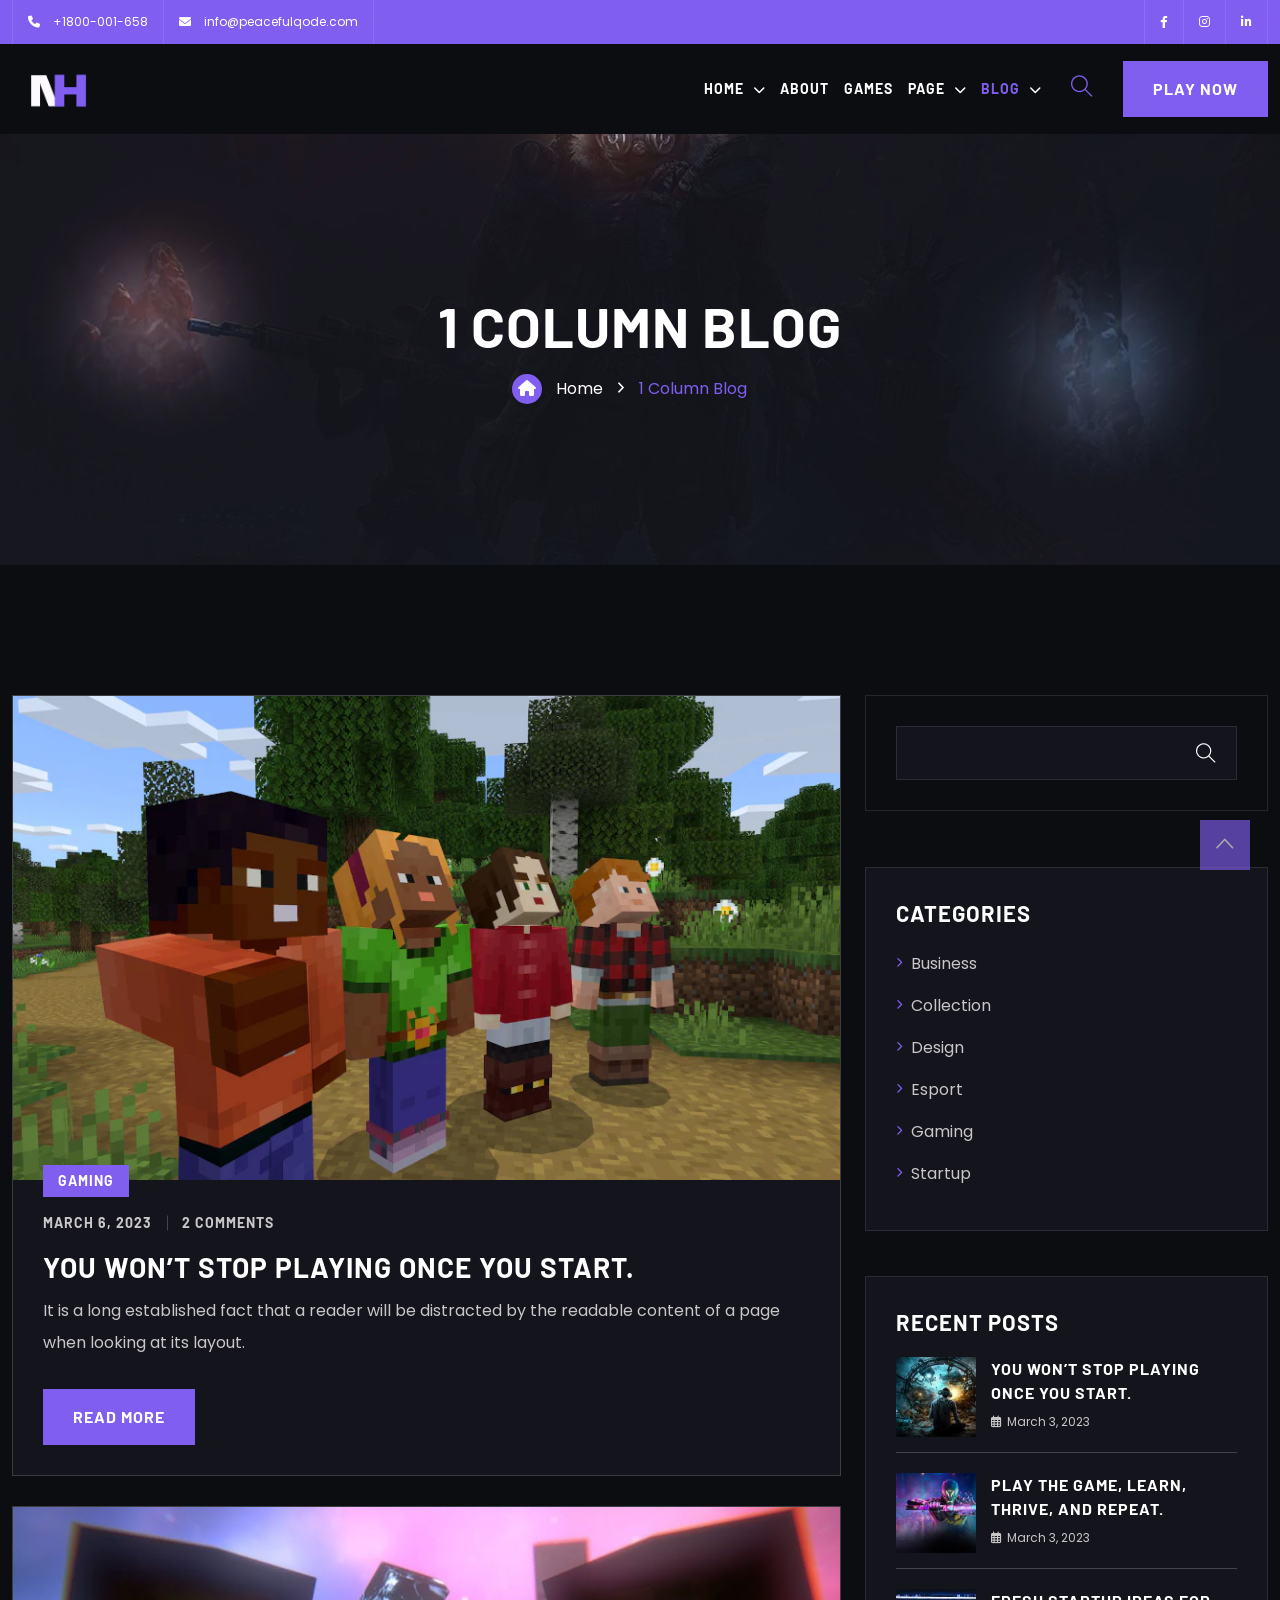
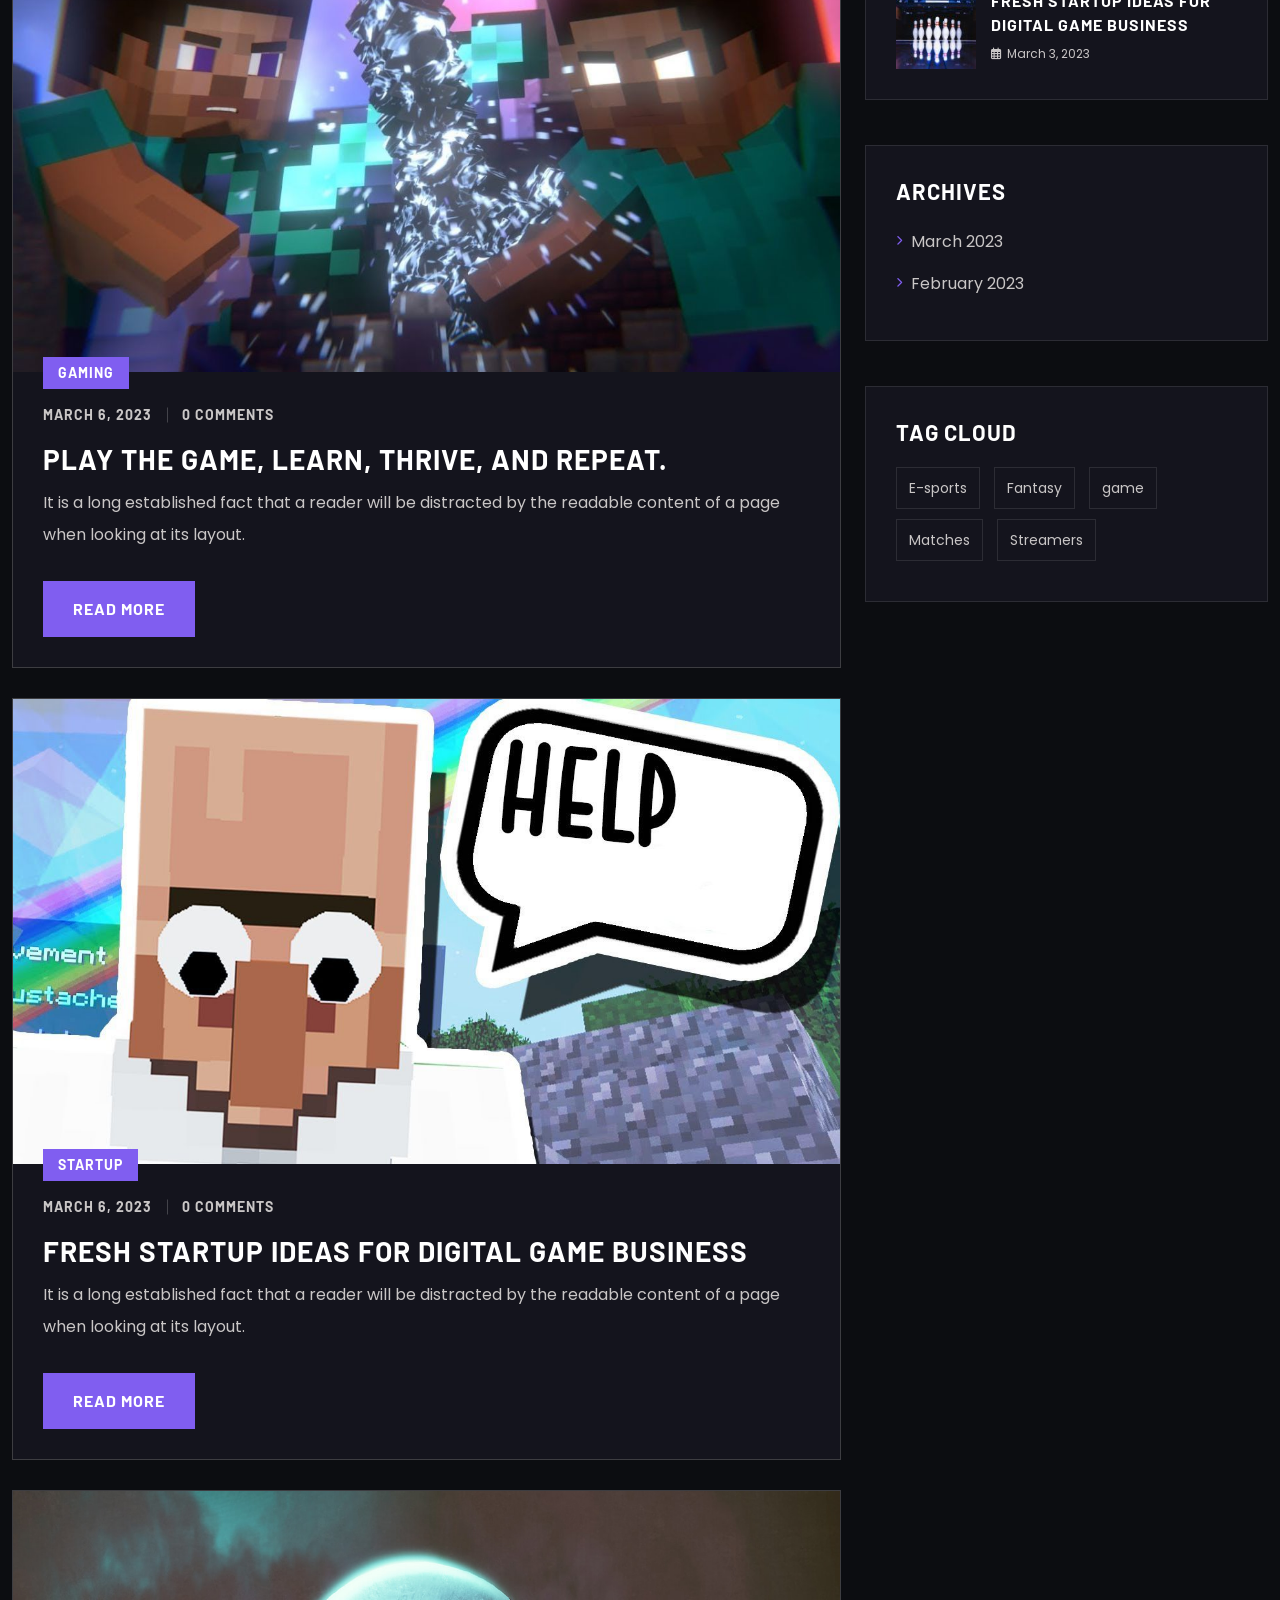
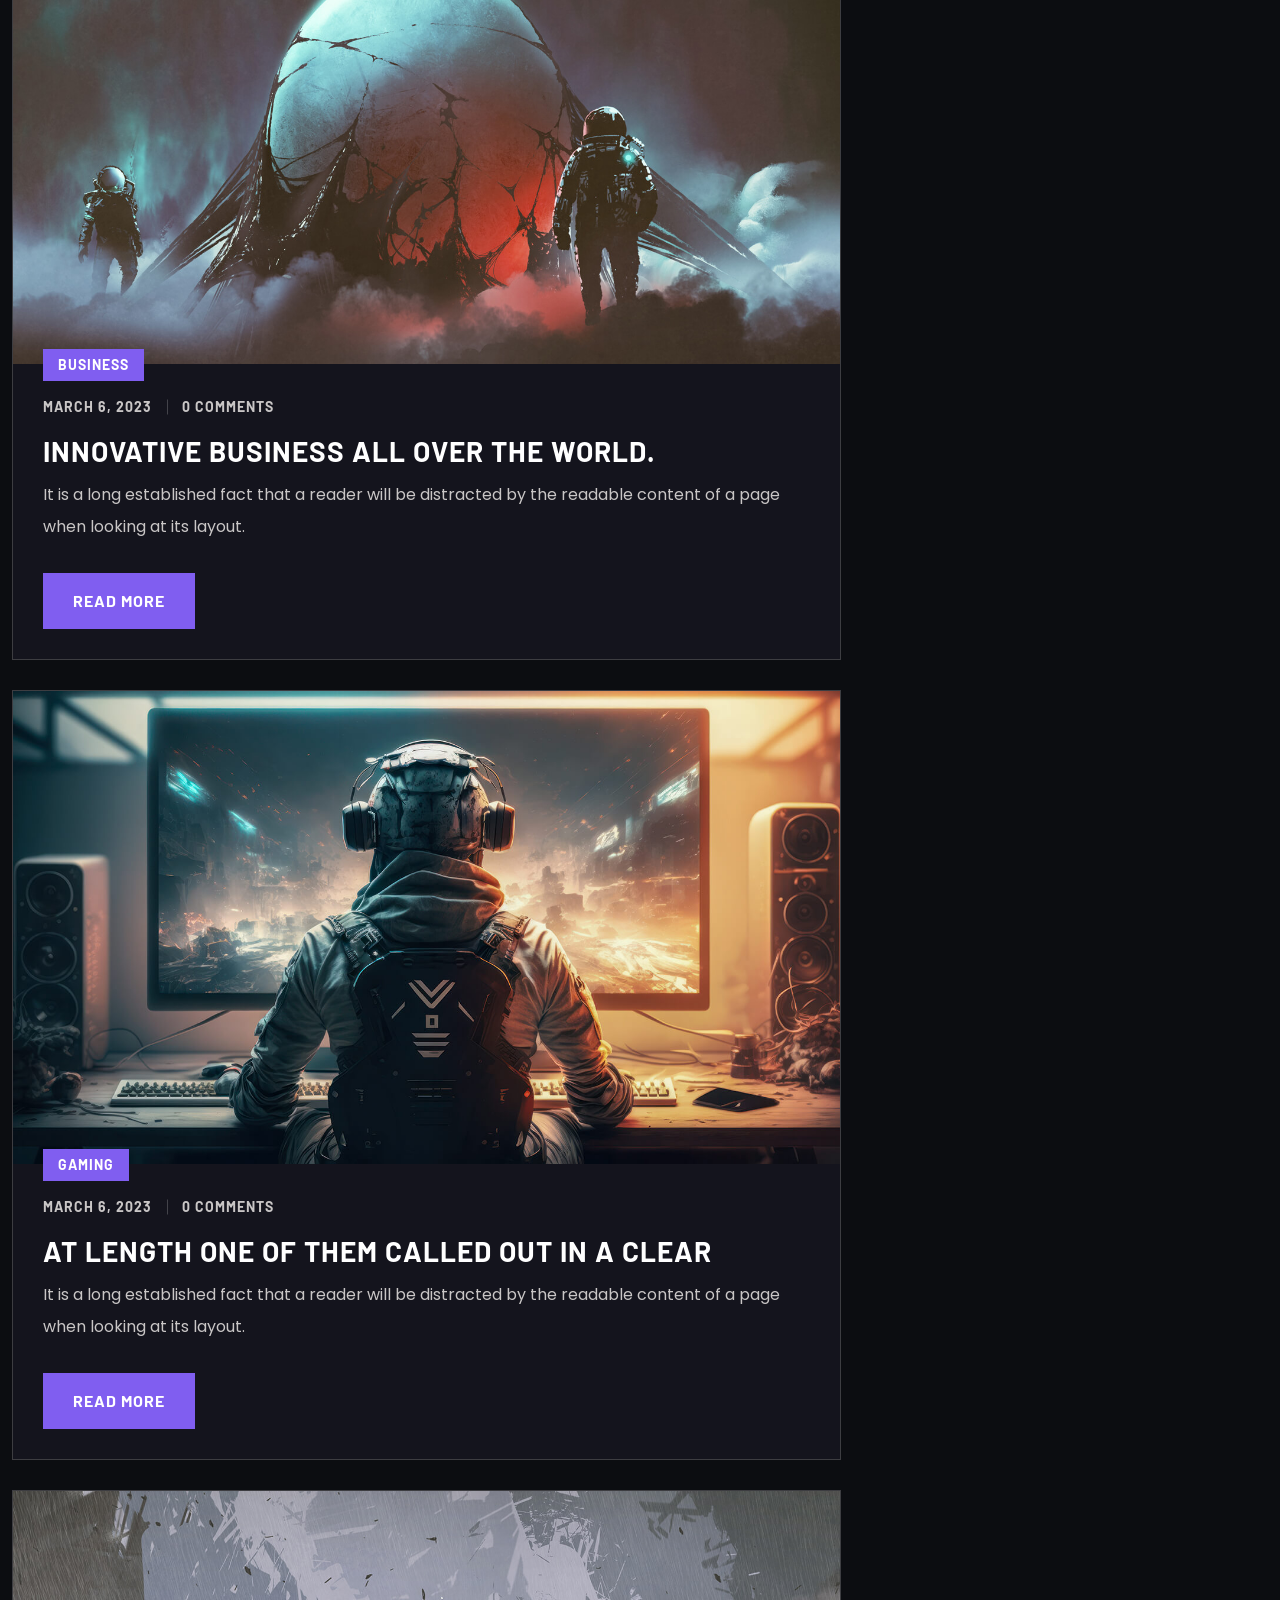
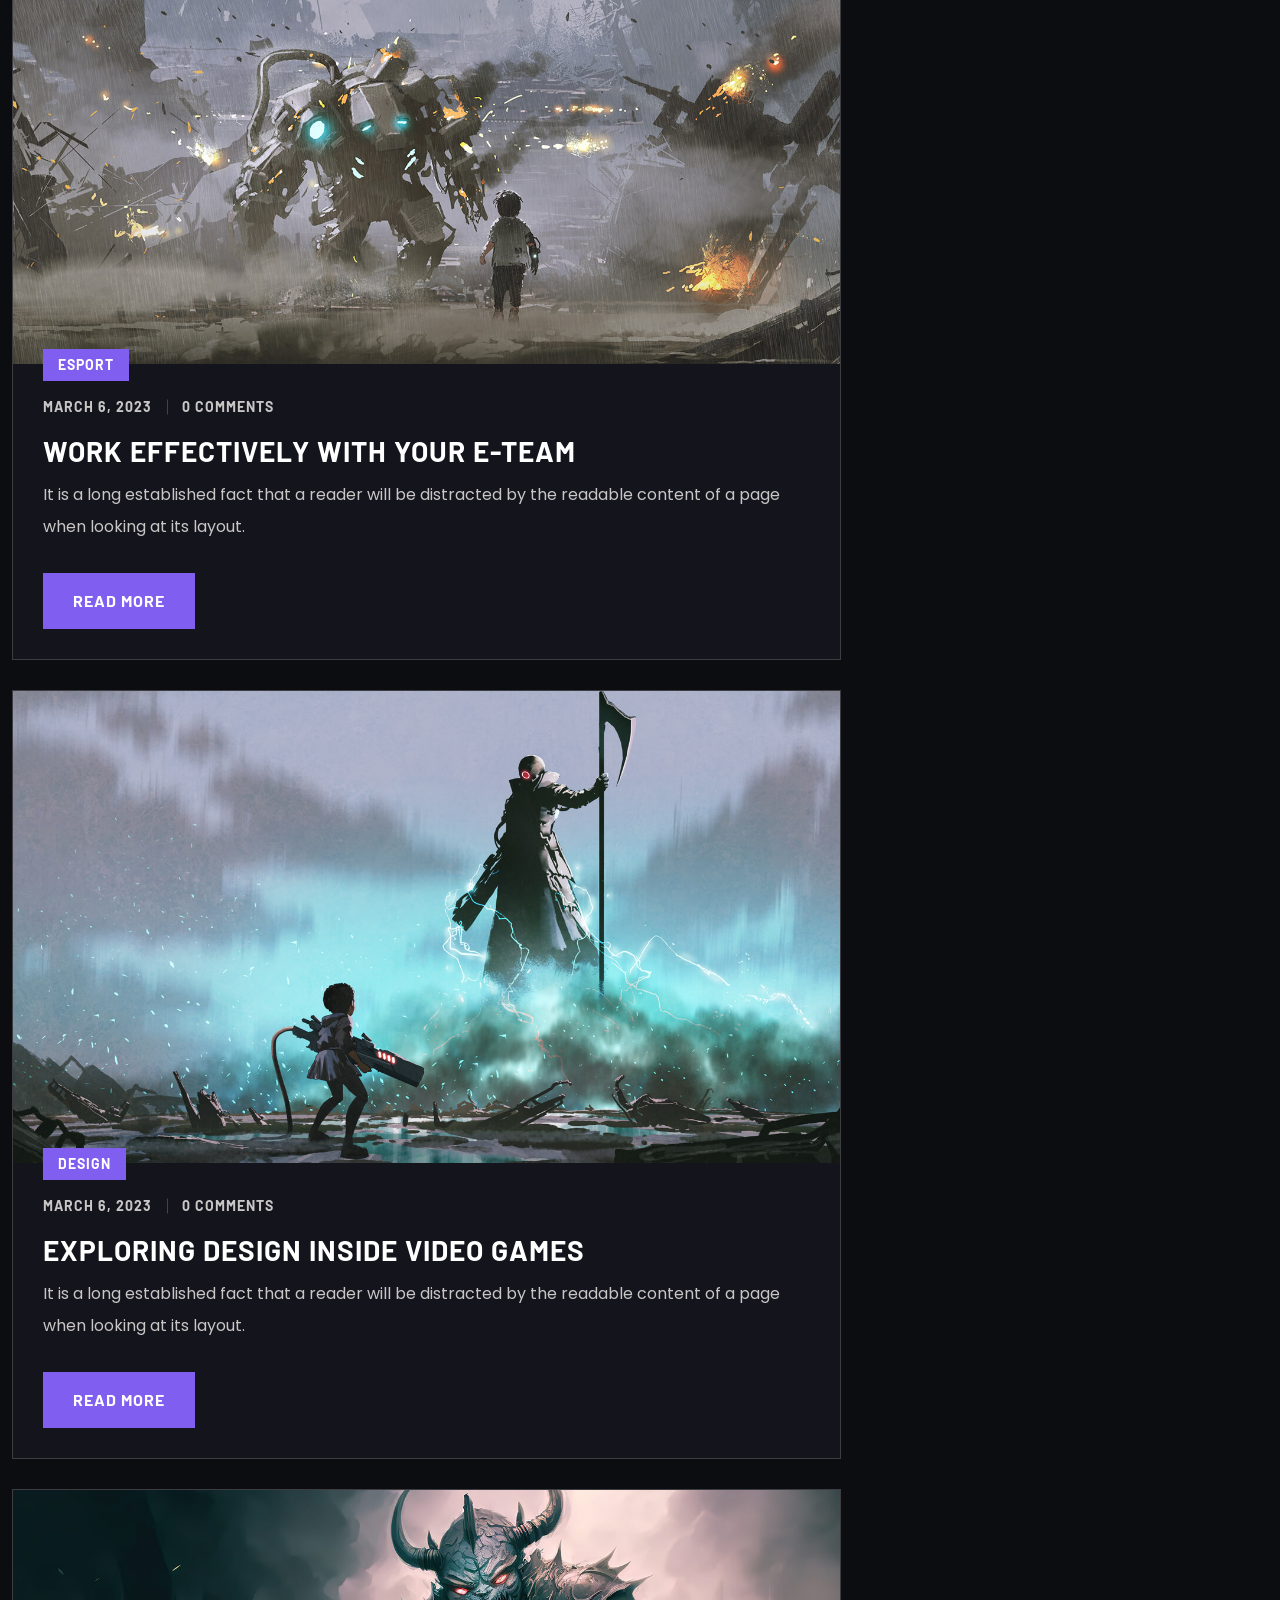
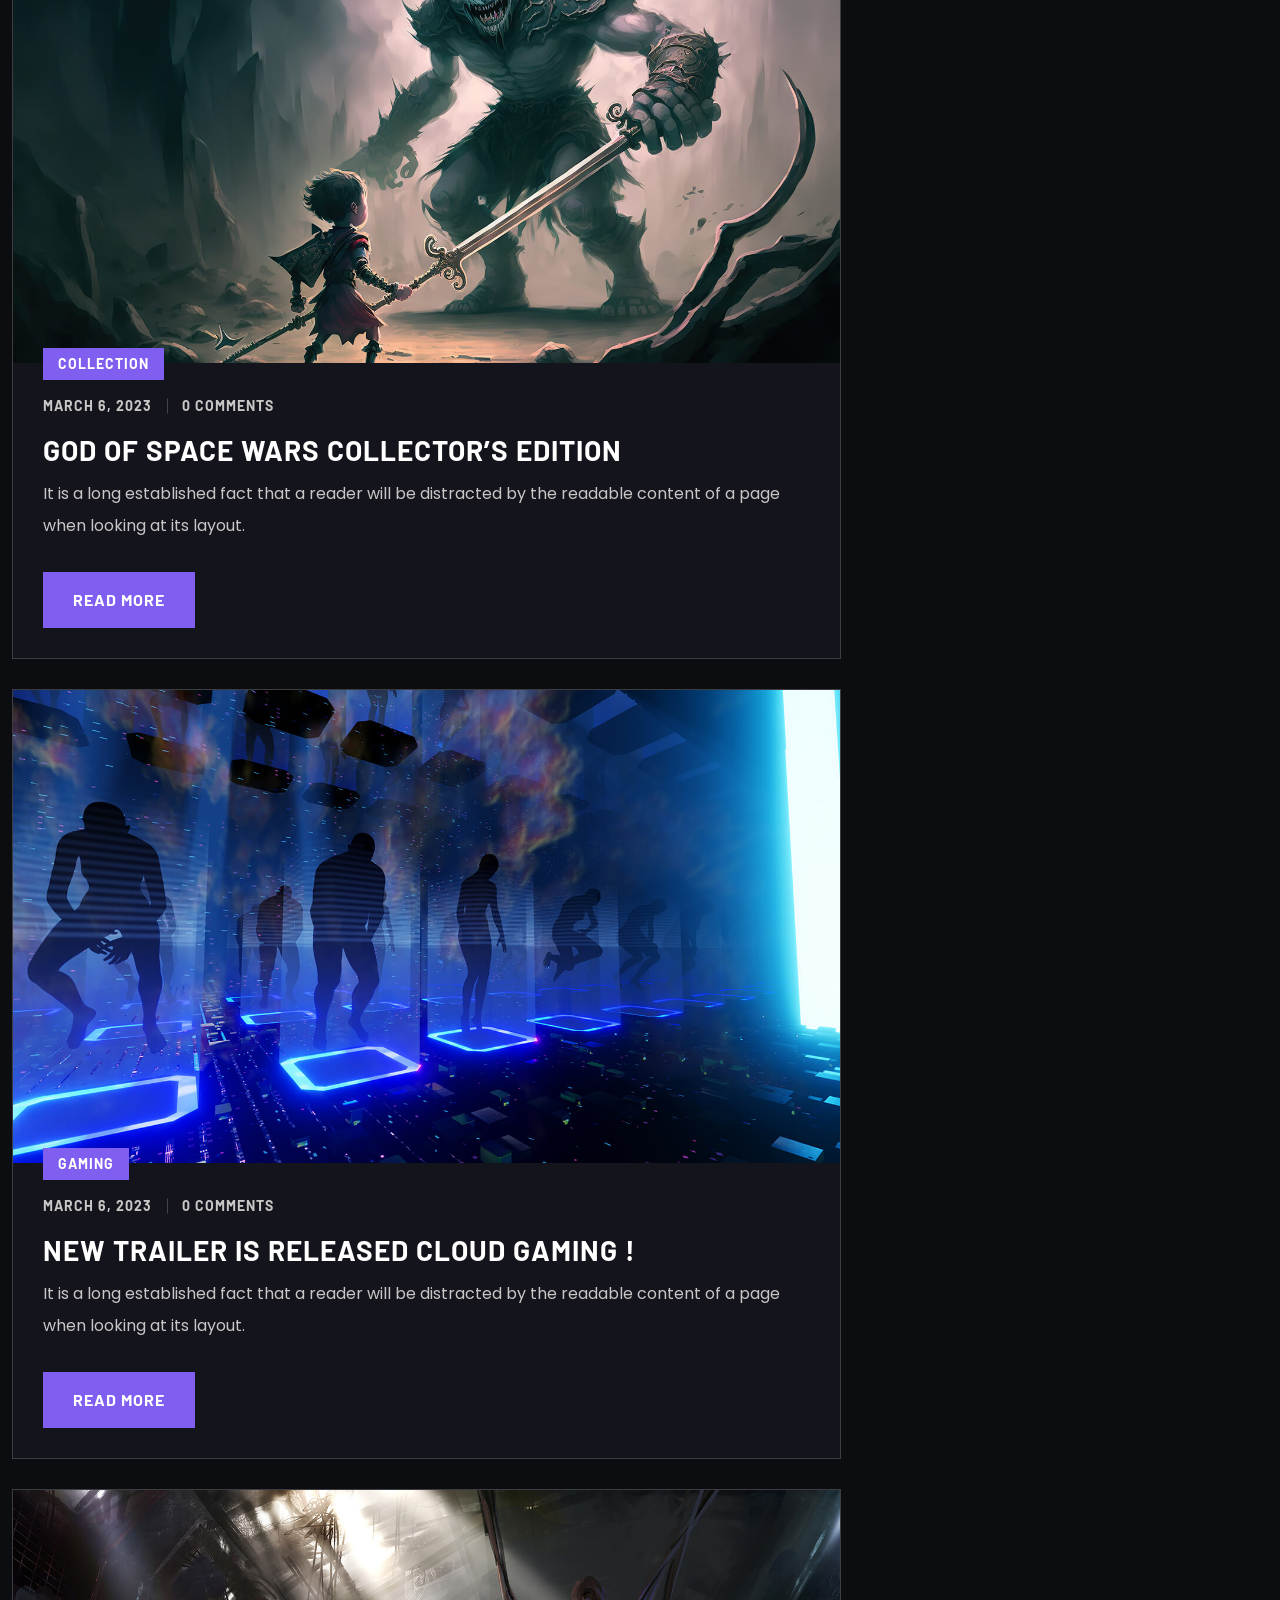
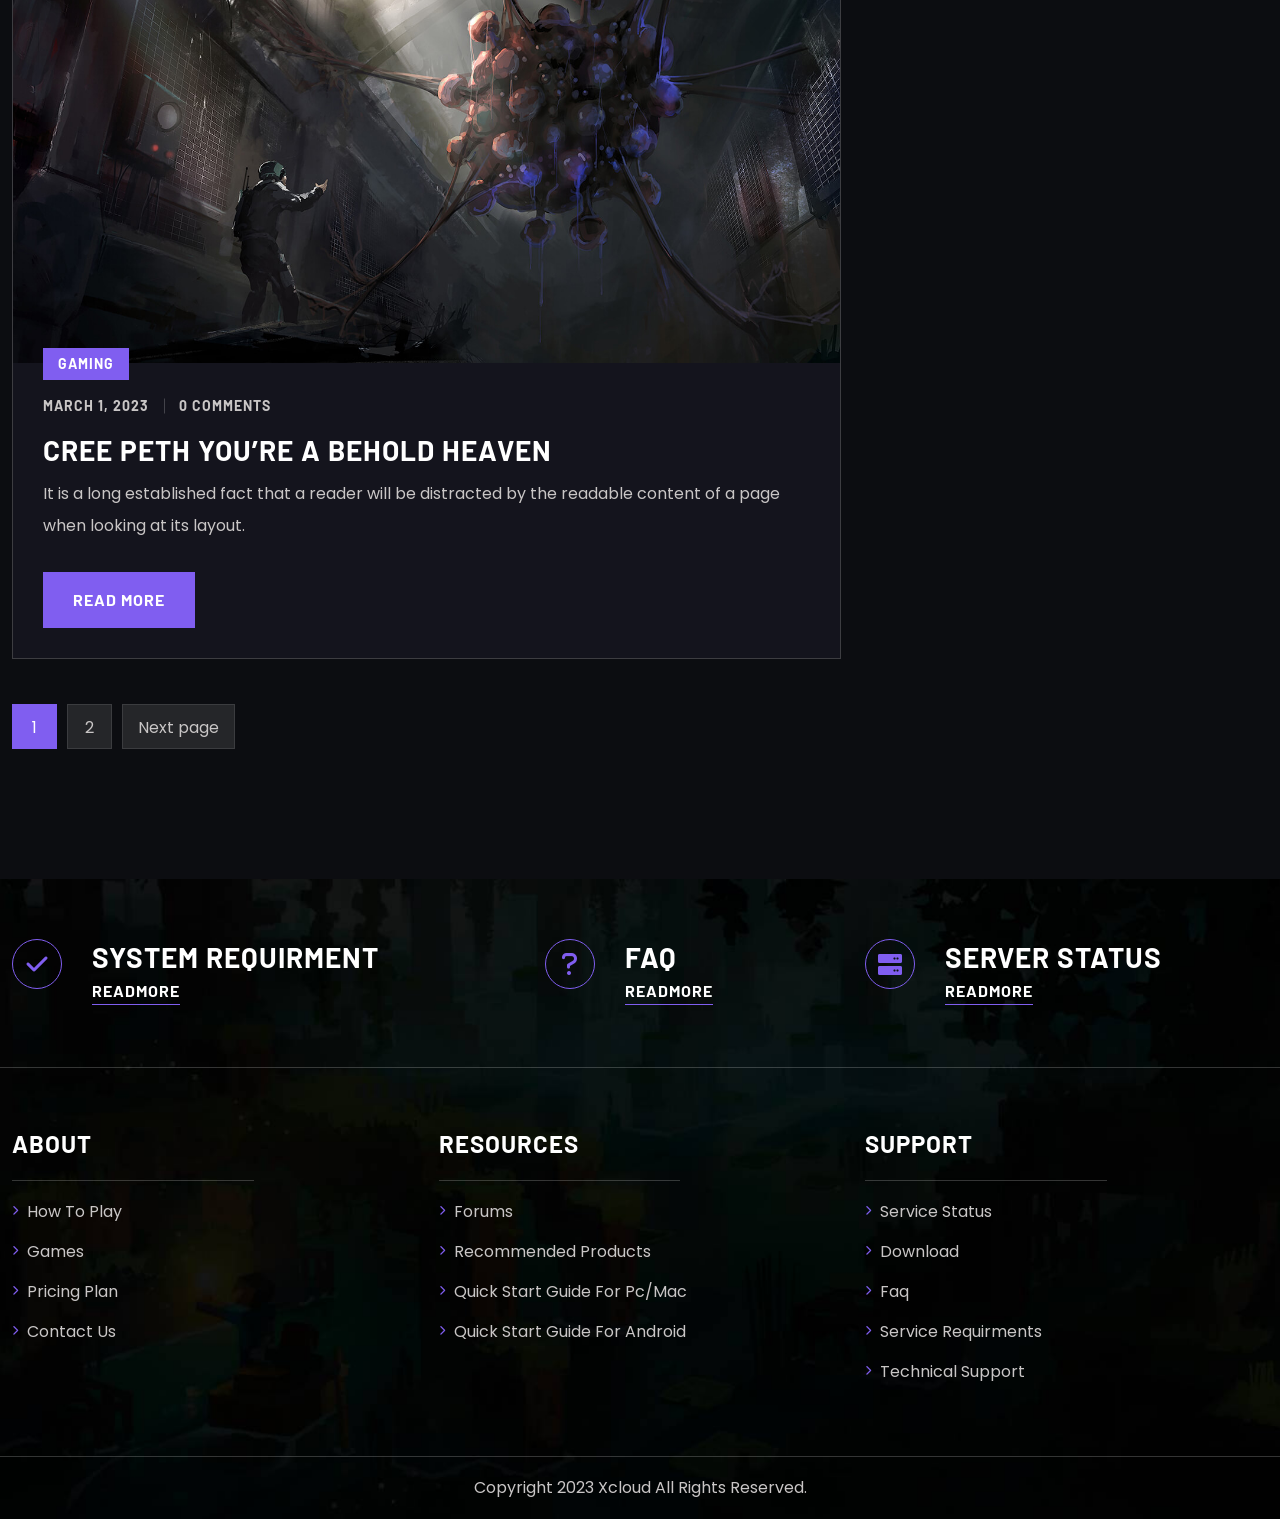
<file: 1-column-blog.html>
<!DOCTYPE html>
<html lang="en">

<head>
    <meta charset="UTF-8">
    <meta http-equiv="X-UA-Compatible" content="IE=edge">
    <meta name="viewport" content="width=device-width, initial-scale=1.0">
    <title>Xcloud - Cloud Gaming HTML Template</title>
    <!-- Favicon -->
    <link rel="shortcut icon" href="images/favicon.ico">
    <!-- Bootstrap -->
    <link rel="stylesheet" href="css/bootstrap.min.css">
    <!-- Animations -->
    <link rel="stylesheet" href="css/animations.min.css">
    <!-- Icons -->
    <link rel="stylesheet" href="fonts/font-awesome/css/all.min.css">
    <link rel="stylesheet" href="css/ionicons.min.css">
    <link rel="stylesheet" href="fonts/themify-icons/themify-icons.css">
    <link rel="stylesheet" href="fonts/flaticon/flaticon.css">
    <!-- Magnific Popup -->
    <link rel="stylesheet" href="css/magnific-popup.min.css">
    <!-- Style -->
    <link rel="stylesheet" href="css/style.css">
    <!-- Responsive -->
    <link rel="stylesheet" href="css/responsive.css">
</head>

<body>

    <!-- Loading -->
    <div id="pq-loading">
        <div id="pq-loading-center">
            <img src="images/logo/logo.png" alt="loading">
        </div>
    </div>
    <!-- Loading -->

    <!-- Header -->
    <header id="pq-header" class="pq-header-default pq-has-sticky">
        <div class="pq-top-header ">
            <div class="container">
                <div class="row flex-row-reverse">
                    <div class="col-md-6 text-right">
                        <div class="pq-header-social text-right">
                            <ul>
                                <li><a href="#"><i class="fab fa-facebook-f"></i></a></li>
                                <li><a href="#"><i class="fab fa-instagram"></i></a></li>
                                <li><a href="#"><i class="fab fa-linkedin-in"></i></a></li>
                            </ul>
                        </div>
                    </div>
                    <div class="col-md-6">
                        <div class="pq-header-contact ">
                            <ul>
                                <li>
                                    <a href="tel:+1800001658"><i class="fas fa-phone"></i>
                                        <span>+1800-001-658</span>
                                    </a>
                                </li>
                                <li>
                                    <a href="mailto:info@peacefulqode.com">
                                        <i class="fas fa-envelope"></i>
                                        <span>info@peacefulqode.com</span>
                                    </a>
                                </li>
                            </ul>
                        </div>
                    </div>
                </div>
            </div>
        </div>
        <div class="pq-bottom-header">
            <div class="container">
                <div class="row">
                    <div class="col-lg-12">
                        <nav class="navbar navbar-expand-lg navbar-light">
                            <a class="navbar-brand" href="main-home.html">
                                <img class="img-fluid logo" src="images/logo/logo.png" alt="xcloud">
                            </a>
                            <div class="collapse navbar-collapse" id="navbarSupportedContent">
                                <div id="pq-menu-contain" class="pq-menu-contain">
                                    <ul id="pq-main-menu" class="navbar-nav ml-auto">
                                        <li class="menu-item menu-item-has-children">
                                            <a href="main-home.html">Home</a><i
                                                class="fa fa-chevron-down pq-submenu-icon"></i>
                                            <ul class="sub-menu">
                                                <li class="menu-item">
                                                    <a href="main-home.html" aria-current="page">Main Home</a>
                                                </li>
                                                <li class="menu-item">
                                                    <a href="cloud-game.html">Cloud Game</a>
                                                </li>
                                                <li class="menu-item">
                                                    <a href="online-gaming.html">Online Gaming</a>
                                                </li>
                                            </ul>
                                        </li>
                                        <li class="menu-item">
                                            <a href="about.html">About</a>
                                        </li>
                                        <li class="menu-item">
                                            <a href="games.html">Games</a>
                                        </li>
                                        <li class="menu-item menu-item-has-children">
                                            <a href="#">page</a><i class="fa fa-chevron-down pq-submenu-icon"></i>
                                            <ul class="sub-menu">
                                                <li class="menu-item">
                                                    <a href="pricing-plan.html">Pricing Plan</a>
                                                </li>
                                                <li class="menu-item">
                                                    <a href="get-started.html">Get Started</a>
                                                </li>
                                                <li class="menu-item">
                                                    <a href="how-to-play.html">How to play</a>
                                                </li>
                                                <li class="menu-item">
                                                    <a href="support.html">Support</a>
                                                </li>
                                                <li class="menu-item">
                                                    <a href="download.html">Download</a>
                                                </li>
                                                <li class="menu-item">
                                                    <a href="faq.html">FAQ</a>
                                                </li>
                                                <li class="menu-item">
                                                    <a href="contact-us.html">Contact Us</a>
                                                </li>
                                                <li class="menu-item">
                                                    <a href="404.html">404</a>
                                                </li>
                                            </ul>
                                        </li>
                                        <li class="menu-item current-menu-item menu-item-has-children">
                                            <a href="#">blog</a><i class="fa fa-chevron-down pq-submenu-icon"></i>
                                            <ul class="sub-menu">
                                                <li class="menu-item menu-item-has-children">
                                                    <a href="#">Grid Style</a><i
                                                        class="fa fa-chevron-down pq-submenu-icon"></i>
                                                    <ul class="sub-menu">
                                                        <li class="menu-item current-menu-item">
                                                            <a href="1-column-blog.html">1 column blog</a>
                                                        </li>
                                                        <li class="menu-item">
                                                            <a href="2-column-blog.html">2 column blog</a>
                                                        </li>
                                                        <li class="menu-item">
                                                            <a href="3-column-blog.html">3 column blog</a>
                                                        </li>
                                                    </ul>
                                                </li>
                                                <li class="menu-item menu-item-has-children">
                                                    <a href="#">blog sidebar</a><i
                                                        class="fa fa-chevron-down pq-submenu-icon"></i>
                                                    <ul class="sub-menu">
                                                        <li id="menu-item-1534" class="menu-item">
                                                            <a href="left-sidebar.html">Left Sidebar</a>
                                                        </li>
                                                        <li class="menu-item">
                                                            <a href="right-sidebar.html">Right Sidebar</a>
                                                        </li>
                                                    </ul>
                                                </li>
                                                <li class="menu-item">
                                                    <a href="you-wont-stop-playing-once-you-start.html">single blog</a>
                                                </li>
                                            </ul>
                                        </li>
                                    </ul>
                                </div>
                            </div>
                            <div class="pq-menu-search-block">
                                <a href="javascript:void(0)" class="pq-tools-serach-button" data-bs-toggle="offcanvas"
                                    data-bs-target="#offcanvassearch"><i class="ti-search"></i></a>
                                <div class="offcanvas offcanvas-top" tabindex="-1" id="offcanvassearch">
                                    <form role="search" method="get" class="search-form">
                                        <button type="button" class="btn-close" data-bs-dismiss="offcanvas"
                                            aria-label="Close"></button>
                                        <label>
                                            <span class="screen-reader-text">Search for:</span>
                                            <input type="search" class="search-field" placeholder="Search …" value=""
                                                name="s">
                                        </label>
                                        <button type="submit" class="search-submit"><span
                                                class="screen-reader-text">Search</span></button>
                                    </form>
                                </div>
                            </div>
                            <div class="pq-btn-container">
                                <div class="pq-button-block">
                                    <a href="games.html" class="pq-button pq-button-flat">
                                        <span class="pq-button-text">play now </span>
                                    </a>
                                </div>
                            </div>
                            <button class="navbar-toggler" type="button" data-bs-toggle="collapse"
                                data-bs-target="#navbarSupportedContent" aria-controls="navbarSupportedContent"
                                aria-expanded="false" aria-label="Toggle navigation">
                                <i class="fas fa-bars"></i>
                            </button>
                        </nav>
                    </div>
                </div>
            </div>
        </div>
    </header>
    <!-- Header -->

    <!-- Breadcrumb -->
    <div class="pq-breadcrumb">
        <div class="container">
            <div class="row align-items-center">
                <div class="col-lg-12">
                    <nav aria-label="breadcrumb">
                        <div class="pq-breadcrumb-title">
                            <h1>1 Column Blog</h1>
                        </div>
                        <div class="pq-breadcrumb-container">
                            <ol class="breadcrumb">
                                <li class="breadcrumb-item"><a href="main-home.html"><i class="fas fa-home"></i>Home</a>
                                </li>
                                <li class="breadcrumb-item active">1 Column Blog</li>
                            </ol>
                        </div>
                    </nav>
                </div>
            </div>
        </div>
    </div>
    <!-- Breadcrumb -->

    <!-- 1 Column Blog -->
    <section class="1-column-blog">
        <div class="container">
            <div class="row">
                <div class="col-lg-8">
                    <div class="pq-blog pq-blog-col-1">
                        <div class="row">
                            <div class="col-lg-12">
                                <div class="pq-blog-post">
                                    <div class="pq-post-media">
                                        <img src="images/blog/1.jpg" alt="" decoding="async">
                                    </div>
                                    <div class="pq-blog-contain">
                                        <div class="pq-post-category">
                                            <a href="you-wont-stop-playing-once-you-start.html">Gaming</a>
                                        </div>
                                        <div class="pq-post-meta">
                                            <ul>
                                                <li class="pq-post-meta">
                                                    <a href="you-wont-stop-playing-once-you-start.html">March 6, 2023</a>
                                                </li>
                                                <li class="pq-post-comment">
                                                    <a href="you-wont-stop-playing-once-you-start.html">2 Comments</a>
                                                </li>
                                            </ul>
                                        </div>
                                        <h5 class="pq-blog-title">
                                            <a href="you-wont-stop-playing-once-you-start.html">You won’t stop playing once you start.</a>
                                        </h5>
                                        <p>It is a long established fact that a reader will be distracted by the readable content of a page when looking at its layout.</p>
                                        <div class="pq-btn-container">
                                            <div class="pq-button-block">
                                                <a href="you-wont-stop-playing-once-you-start.html" class="pq-button pq-button-flat">
                                                    <span class="pq-button-text">read more</span>
                                                </a>
                                            </div>
                                        </div>
                                    </div>
                                </div>
                            </div>
                            <div class="col-lg-12">
                                <div class="pq-blog-post">
                                    <div class="pq-post-media">
                                        <img src="images/blog/2.jpg" alt="" decoding="async">
                                    </div>
                                    <div class="pq-blog-contain">
                                        <div class="pq-post-category">
                                            <a href="you-wont-stop-playing-once-you-start.html">Gaming</a>
                                        </div>
                                        <div class="pq-post-meta">
                                            <ul>
                                                <li class="pq-post-meta">
                                                    <a href="you-wont-stop-playing-once-you-start.html"> March 6, 2023</a>
                                                </li>
                                                <li class="pq-post-comment">
                                                    <a href="you-wont-stop-playing-once-you-start.html">0 Comments</a>
                                                </li>
                                            </ul>
                                        </div>
                                        <h5 class="pq-blog-title">
                                            <a href="you-wont-stop-playing-once-you-start.html">Play the game, learn, thrive, and repeat.</a>
                                        </h5>
                                        <p>It is a long established fact that a reader will be distracted by the readable content of a page when looking at its layout.</p>
                                        <div class="pq-btn-container">
                                            <div class="pq-button-block">
                                                <a href="you-wont-stop-playing-once-you-start.html" class="pq-button pq-button-flat">
                                                    <span class="pq-button-text">read more</span>
                                                </a>
                                            </div>
                                        </div>
                                    </div>
                                </div>
                            </div>
                            <div class="col-lg-12">
                                <div class="pq-blog-post">
                                    <div class="pq-post-media">
                                        <img src="images/blog/3.jpg" alt="" decoding="async">
                                    </div>
                                    <div class="pq-blog-contain">
                                        <div class="pq-post-category">
                                            <a href="you-wont-stop-playing-once-you-start.html">startup</a>
                                        </div>
                                        <div class="pq-post-meta">
                                            <ul>
                                                <li class="pq-post-meta">
                                                    <a href="you-wont-stop-playing-once-you-start.html"> March 6, 2023</a>
                                                </li>
                                                <li class="pq-post-comment">
                                                    <a href="you-wont-stop-playing-once-you-start.html">0 Comments</a>
                                                </li>
                                            </ul>
                                        </div>
                                        <h5 class="pq-blog-title">
                                            <a href="you-wont-stop-playing-once-you-start.html">Fresh startup ideas for digital game business</a>
                                        </h5>
                                        <p>It is a long established fact that a reader will be distracted by the readable content of a page
                                            when looking at its layout.</p>
                                        <div class="pq-btn-container">
                                            <div class="pq-button-block">
                                                <a href="you-wont-stop-playing-once-you-start.html"
                                                    class="pq-button pq-button-flat">
                                                    <span class="pq-button-text">read more</span>
                                                </a>
                                            </div>
                                        </div>
                                    </div>
                                </div>
                            </div>
                            <div class="col-lg-12">
                                <div class="pq-blog-post">
                                    <div class="pq-post-media">
                                        <img src="images/blog/4.jpg" alt="" decoding="async">
                                    </div>
                                    <div class="pq-blog-contain">
                                        <div class="pq-post-category">
                                            <a href="you-wont-stop-playing-once-you-start.html">business</a>
                                        </div>
                                        <div class="pq-post-meta">
                                            <ul>
                                                <li class="pq-post-meta">
                                                    <a href="you-wont-stop-playing-once-you-start.html"> March 6, 2023</a>
                                                </li>
                                                <li class="pq-post-comment">
                                                    <a href="you-wont-stop-playing-once-you-start.html">0 Comments</a>
                                                </li>
                                            </ul>
                                        </div>
                                        <h5 class="pq-blog-title">
                                            <a href="you-wont-stop-playing-once-you-start.html">Innovative business all over the world.</a>
                                        </h5>
                                        <p>It is a long established fact that a reader will be distracted by the readable content of a page when looking at its layout.</p>
                                        <div class="pq-btn-container">
                                            <div class="pq-button-block">
                                                <a href="you-wont-stop-playing-once-you-start.html" class="pq-button pq-button-flat">
                                                    <span class="pq-button-text">read more</span>
                                                </a>
                                            </div>
                                        </div>
                                    </div>
                                </div>
                            </div>
                            <div class="col-lg-12">
                                <div class="pq-blog-post">
                                    <div class="pq-post-media">
                                        <img src="images/blog/5.jpg" alt="" decoding="async">
                                    </div>
                                    <div class="pq-blog-contain">
                                        <div class="pq-post-category">
                                            <a href="you-wont-stop-playing-once-you-start.html">Gaming</a>
                                        </div>
                                        <div class="pq-post-meta">
                                            <ul>
                                                <li class="pq-post-meta">
                                                    <a href="you-wont-stop-playing-once-you-start.html">March 6, 2023</a>
                                                </li>
                                                <li class="pq-post-comment">
                                                    <a href="you-wont-stop-playing-once-you-start.html">0 Comments</a>
                                                </li>
                                            </ul>
                                        </div>
                    
                                        <h5 class="pq-blog-title">
                                            <a href="you-wont-stop-playing-once-you-start.html">At length one of them called out in a clear</a>
                                        </h5>
                                        <p>It is a long established fact that a reader will be distracted by the readable content of a page when looking at its layout.</p>
                                        <div class="pq-btn-container">
                                            <div class="pq-button-block">
                                                <a href="you-wont-stop-playing-once-you-start.html" class="pq-button pq-button-flat">
                                                    <span class="pq-button-text">read more</span>
                                                </a>
                                            </div>
                                        </div>
                                    </div>
                                </div>
                            </div>
                            <div class="col-lg-12">
                                <div class="pq-blog-post">
                                    <div class="pq-post-media">
                                        <img src="images/blog/6.jpg" alt="" decoding="async">
                                    </div>
                                    <div class="pq-blog-contain">
                                        <div class="pq-post-category">
                                            <a href="you-wont-stop-playing-once-you-start.html">esport</a>
                                        </div>
                                        <div class="pq-post-meta">
                                            <ul>
                                                <li class="pq-post-meta">
                                                    <a href="you-wont-stop-playing-once-you-start.html"> March 6, 2023</a>
                                                </li>
                                                <li class="pq-post-comment">
                                                    <a href="you-wont-stop-playing-once-you-start.html">0 Comments</a>
                                                </li>
                                            </ul>
                                        </div>
                                        <h5 class="pq-blog-title">
                                            <a href="you-wont-stop-playing-once-you-start.html">work effectively with your e-team</a>
                                        </h5>
                                        <p>It is a long established fact that a reader will be distracted by the readable content of a page when looking at its layout.</p>
                                        <div class="pq-btn-container">
                                            <div class="pq-button-block">
                                                <a href="you-wont-stop-playing-once-you-start.html" class="pq-button pq-button-flat">
                                                    <span class="pq-button-text">read more</span>
                                                </a>
                                            </div>
                                        </div>
                                    </div>
                                </div>
                            </div>
                            <div class="col-lg-12">
                                <div class="pq-blog-post">
                                    <div class="pq-post-media">
                                        <img src="images/blog/7.jpg" alt="" decoding="async">
                                    </div>
                                    <div class="pq-blog-contain">
                                        <div class="pq-post-category">
                                            <a href="you-wont-stop-playing-once-you-start.html">design</a>
                                        </div>
                                        <div class="pq-post-meta">
                                            <ul>
                                                <li class="pq-post-meta">
                                                    <a href="you-wont-stop-playing-once-you-start.html"> March 6, 2023</a>
                                                </li>
                                                <li class="pq-post-comment">
                                                    <a href="you-wont-stop-playing-once-you-start.html">0 Comments</a>
                                                </li>
                                            </ul>
                                        </div>
                                        <h5 class="pq-blog-title">
                                            <a href="you-wont-stop-playing-once-you-start.html">exploring design inside video games</a>
                                        </h5>
                                        <p>It is a long established fact that a reader will be distracted by the readable content of a page when looking at its layout.</p>
                                        <div class="pq-btn-container">
                                            <div class="pq-button-block">
                                                <a href="you-wont-stop-playing-once-you-start.html" class="pq-button pq-button-flat">
                                                    <span class="pq-button-text">read more</span>
                                                </a>
                                            </div>
                                        </div>
                                    </div>
                                </div>
                            </div>
                            <div class="col-lg-12">
                                <div class="pq-blog-post">
                                    <div class="pq-post-media">
                                        <img src="images/blog/8.jpg" alt="" decoding="async">
                                    </div>
                                    <div class="pq-blog-contain">
                                        <div class="pq-post-category">
                                            <a href="you-wont-stop-playing-once-you-start.html">collection</a>
                                        </div>
                                        <div class="pq-post-meta">
                                            <ul>
                                                <li class="pq-post-meta">
                                                    <a href="you-wont-stop-playing-once-you-start.html"> March 6, 2023</a>
                                                </li>
                                                <li class="pq-post-comment">
                                                    <a href="you-wont-stop-playing-once-you-start.html">0 Comments</a>
                                                </li>
                                            </ul>
                                        </div>
                                        <h5 class="pq-blog-title">
                                            <a href="you-wont-stop-playing-once-you-start.html">God of Space Wars Collector’s Edition</a>
                                        </h5>
                                        <p>It is a long established fact that a reader will be distracted by the readable content of a page when looking at its layout.</p>
                                        <div class="pq-btn-container">
                                            <div class="pq-button-block">
                                                <a href="you-wont-stop-playing-once-you-start.html" class="pq-button pq-button-flat">
                                                    <span class="pq-button-text">read more</span>
                                                </a>
                                            </div>
                                        </div>
                                    </div>
                                </div>
                            </div>
                            <div class="col-lg-12">
                                <div class="pq-blog-post">
                                    <div class="pq-post-media">
                                        <img src="images/blog/9.jpg" alt="" decoding="async">
                                    </div>
                                    <div class="pq-blog-contain">
                                        <div class="pq-post-category">
                                            <a href="you-wont-stop-playing-once-you-start.html">Gaming</a>
                                        </div>
                                        <div class="pq-post-meta">
                                            <ul>
                                                <li class="pq-post-meta">
                                                    <a href="you-wont-stop-playing-once-you-start.html">March 6, 2023</a>
                                                </li>
                                                <li class="pq-post-comment">
                                                    <a href="you-wont-stop-playing-once-you-start.html">0 Comments</a>
                                                </li>
                                            </ul>
                                        </div>
                                        <h5 class="pq-blog-title">
                                            <a href="you-wont-stop-playing-once-you-start.html">new trailer is released cloud gaming !</a>
                                        </h5>
                                        <p>It is a long established fact that a reader will be distracted by the readable content of a page when looking at its layout.</p>
                                        <div class="pq-btn-container">
                                            <div class="pq-button-block">
                                                <a href="you-wont-stop-playing-once-you-start.html" class="pq-button pq-button-flat">
                                                    <span class="pq-button-text">read more</span>
                                                </a>
                                            </div>
                                        </div>
                                    </div>
                                </div>
                            </div>
                            <div class="col-lg-12">
                                <div class="pq-blog-post">
                                    <div class="pq-post-media">
                                        <img src="images/blog/10.jpg" alt="" decoding="async">
                                    </div>
                                    <div class="pq-blog-contain">
                                        <div class="pq-post-category">
                                            <a href="you-wont-stop-playing-once-you-start.html">Gaming</a>
                                        </div>
                                        <div class="pq-post-meta">
                                            <ul>
                                                <li class="pq-post-meta">
                                                    <a href="you-wont-stop-playing-once-you-start.html">March 1, 2023</a>
                                                </li>
                                                <li class="pq-post-comment">
                                                    <a href="you-wont-stop-playing-once-you-start.html">0 Comments</a>
                                                </li>
                                            </ul>
                                        </div>
                                        <h5 class="pq-blog-title">
                                            <a href="you-wont-stop-playing-once-you-start.html">Cree Peth you’re a behold heaven</a>
                                        </h5>
                                        <p>It is a long established fact that a reader will be distracted by the readable content of a page when looking at its layout.</p>
                                        <div class="pq-btn-container">
                                            <div class="pq-button-block">
                                                <a href="you-wont-stop-playing-once-you-start.html" class="pq-button pq-button-flat">
                                                    <span class="pq-button-text">read more</span>
                                                </a>
                                            </div>
                                        </div>
                                    </div>
                                </div>
                            </div>
                            <div class="col-lg-12 col-md-12 col-sm-12">
                                <div class="pq-pagination">
                                    <nav aria-label="Page navigation">
                                        <ul class="page-numbers">
                                            <li><span aria-current="page" class="page-numbers current">1</span></li>
                                            <li><a class="page-numbers" href="#">2</a></li>
                                            <li><a class="next page-numbers" href="#">Next page</a></li>
                                        </ul>
                                    </nav>
                                </div>
                            </div>
                        </div>
                    </div>
                </div>
                <div class="col-lg-4 mt-4 mt-lg-0">
                    <div class="widget widget_block widget_search">
                        <form role="search" method="get" action="#" class="wp-block-search__button-outside wp-block-search__text-button wp-block-search">
                            <label for="wp-block-search__input-4" class="wp-block-search__label">Search</label>
                            <div class="wp-block-search__inside-wrapper ">
                                <input type="search" id="wp-block-search__input-4" class="wp-block-search__input wp-block-search__input mb-0" name="s" value="" placeholder="" required="">
                                <button type="submit" class="wp-block-search__button wp-element-button">Search</button>
                            </div>
                        </form>
                    </div>
                    <div class="widget widget_block">
                        <div class="wp-block-group is-layout-flow">
                            <div class="wp-block-group__inner-container">
                                <h2 class="wp-block-heading">Categories</h2>
                                <ul class="wp-block-categories-list wp-block-categories">
                                    <li class="cat-item cat-item-9"><a href="#">business</a>
                                    </li>
                                    <li class="cat-item cat-item-10"><a href="#">collection</a>
                                    </li>
                                    <li class="cat-item cat-item-11"><a href="#">design</a>
                                    </li>
                                    <li class="cat-item cat-item-12"><a href="#">esport</a>
                                    </li>
                                    <li class="cat-item cat-item-4"><a href="#">Gaming</a>
                                    </li>
                                    <li class="cat-item cat-item-8"><a href="#">startup</a>
                                    </li>
                                </ul>
                            </div>
                        </div>
                    </div>
                    <div class="pq-widget-menu widget">
                        <h2 class="widget-title">Recent posts</h2>
                        <div class="pq-footer-recent-post">
                            <div class="pq-footer-recent-post-media">
                                <a href="you-wont-stop-playing-once-you-start.html">
                                    <img decoding="async" src="images/recent-posts/1.jpg" alt="">
                                </a>
                            </div>
                            <div class="pq-footer-recent-post-info">
                                <h6><a href="you-wont-stop-playing-once-you-start.html">You won’t stop playing once you start.</a></h6>
                                <a href="you-wont-stop-playing-once-you-start.html" class="pq-post-date">
                                    <i class="far fa-calendar-alt"></i>March <span>3</span>, 2023 
                                </a>
                            </div>
                        </div>
                        <div class="pq-footer-recent-post">
                            <div class="pq-footer-recent-post-media">
                                <a href="you-wont-stop-playing-once-you-start.html">
                                    <img decoding="async" src="images/recent-posts/2.jpg" alt="">
                                </a>
                            </div>
                            <div class="pq-footer-recent-post-info">
                                <h6><a href="you-wont-stop-playing-once-you-start.html">Play the game, learn, thrive, and repeat.</a></h6>
                                <a href="you-wont-stop-playing-once-you-start.html" class="pq-post-date">
                                    <i class="far fa-calendar-alt"></i>March <span>3</span>, 2023
                                </a>
                            </div>
                        </div>
                        <div class="pq-footer-recent-post">
                            <div class="pq-footer-recent-post-media">
                                <a href="you-wont-stop-playing-once-you-start.html">
                                    <img decoding="async" src="images/recent-posts/3.jpg" alt="">
                                </a>
                            </div>
                            <div class="pq-footer-recent-post-info">
                                <h6><a href="you-wont-stop-playing-once-you-start.html">Fresh startup ideas for digital game business</a></h6>
                                <a href="you-wont-stop-playing-once-you-start.html" class="pq-post-date">
                                    <i class="far fa-calendar-alt"></i>March <span>3</span>, 2023
                                </a>
                            </div>
                        </div>
                    </div>
                    <div class="widget widget_block">
                        <div class="wp-block-group is-layout-flow">
                            <div class="wp-block-group__inner-container">
                                <h2 class="wp-block-heading">Archives</h2>
                                <ul class="wp-block-archives-list wp-block-archives">
                                    <li><a href="#">March 2023</a></li>
                                    <li><a href="#">February 2023</a></li>
                                </ul>
                            </div>
                        </div>
                    </div>
                    <div class="widget widget_block">
                        <div class="wp-block-group is-layout-constrained">
                            <div class="wp-block-group__inner-container">
                                <h2 class="wp-block-heading">Tag Cloud</h2>
                                <p class="wp-block-tag-cloud widget-tag-cloud">
                                    <a href="#" class="tag-cloud-link">E-sports</a>
                                    <a href="#" class="tag-cloud-link">Fantasy</a>
                                    <a href="#" class="tag-cloud-link">game</a>
                                    <a href="#" class="tag-cloud-link">Matches</a>
                                    <a href="#" class="tag-cloud-link">Streamers</a>
                                </p>
                            </div>
                        </div>
                    </div>
                </div>
            </div>
        </div>
    </section>
    <!-- 1 Column Blog -->

    <!-- Footer -->
    <footer id="pq-footer">
        <div class="pq-footer-style-1">
            <div class="pq-footer-top">
                <!-- footer top list -->
                <div class="pq-footer-bottom-list">
                    <div class="container">
                        <div class="row no-gutters">
                            <div class="col-lg-5">
                                <div class="pq-footer-items">
                                    <div class="pq-footer-items-icon">
                                        <i class="fa fa-check" aria-hidden="true"></i>
                                    </div>
                                    <div class="pq-footer-items-info">
                                        <h4>system requirment</h4>
                                        <div class="pq-btn-container">
                                            <div class="pq-button-block">
                                                <a class="pq-button pq-button-link" href="support.html">
                                                    <span class="pq-button-text">Readmore</span>
                                                </a>
                                            </div>
                                        </div>
                                    </div>
                                </div>
                            </div>
                            <div class="col-lg-3">
                                <div class="pq-footer-items">
                                    <div class="pq-footer-items-icon">
                                        <i class="fa fa-question" aria-hidden="true"></i>
                                    </div>
                                    <div class="pq-footer-items-info">
                                        <h4>faq</h4>
                                        <div class="pq-btn-container">
                                            <div class="pq-button-block">
                                                <a class="pq-button pq-button-link" href="faq.html">
                                                    <span class="pq-button-text">Readmore</span>
                                                </a>
                                            </div>
                                        </div>
                                    </div>
                                </div>
                            </div>
                            <div class="col-lg-4">
                                <div class="pq-footer-items">
                                    <div class="pq-footer-items-icon">
                                        <i class="fa fa-server" aria-hidden="true"></i>
                                    </div>
                                    <div class="pq-footer-items-info">
                                        <h4>server status</h4>
                                        <div class="pq-btn-container">
                                            <div class="pq-button-block">
                                                <a class="pq-button pq-button-link" href="get-started.html">
                                                    <span class="pq-button-text">Readmore</span>
                                                </a>
                                            </div>
                                        </div>
                                    </div>
                                </div>
                            </div>
                        </div>
                    </div>
                </div>
                <!-- footer top list -->
                <div class="pq-footer-bottom">
                    <div class="container">
                        <div class="row">
                            <div class="col-lg-4  col-md-4">
                                <div class="widget">
                                    <h4 class="footer-title">About</h4>
                                    <div class="menu-usefull-link-container">
                                        <ul id="menu-usefull-link" class="menu">
                                            <li class="menu-item">
                                                <a href="how-to-play.html">How to play</a>
                                            </li>
                                            <li class="menu-item">
                                                <a href="games.html">Games</a>
                                            </li>
                                            <li class="menu-item">
                                                <a href="pricing-plan.html">Pricing Plan</a>
                                            </li>
                                            <li class="menu-item">
                                                <a href="contact-us.html">Contact Us</a>
                                            </li>
                                        </ul>
                                    </div>
                                </div>
                            </div>
                            <div class="col-lg-4  col-md-4">
                                <div class="widget">
                                    <h4 class="footer-title">resources</h4>
                                    <div class="menu-resources-link-container">
                                        <ul id="menu-resources-link" class="menu">
                                            <li class="menu-item">
                                                <a href="contact-us.html">forums</a>
                                            </li>
                                            <li class="menu-item">
                                                <a href="download.html">recommended products</a>
                                            </li>
                                            <li class="menu-item">
                                                <a href="how-to-play.html">quick start guide for pc/mac</a>
                                            </li>
                                            <li class="menu-item">
                                                <a href="games.html">quick start guide for android</a>
                                            </li>
                                        </ul>
                                    </div>
                                </div>
                            </div>
                            <div class="col-lg-4 col-md-4">
                                <div class="widget">
                                    <h4 class="footer-title">support</h4>
                                    <div class="menu-support-menu-container">
                                        <ul id="menu-support-menu" class="menu">
                                            <li class="menu-item">
                                                <a href="pricing-plan.html">service status</a>
                                            </li>
                                            <li class="menu-item">
                                                <a href="download.html">download</a>
                                            </li>
                                            <li class="menu-item">
                                                <a href="faq.html">faq</a>
                                            </li>
                                            <li class="menu-item">
                                                <a href="contact-us.html">service requirments</a>
                                            </li>
                                            <li class="menu-item">
                                                <a href="support.html">technical support</a>
                                            </li>
                                        </ul>
                                    </div>
                                </div>
                            </div>
                        </div>
                    </div>
                </div>
            </div>
            <div class="pq-copyright-footer">
                <div class="container">
                    <div class="row">
                        <div class="col-md-12 text-center ">
                            <span class="pq-copyright"> Copyright 2023 Xcloud All Rights Reserved.</span>
                        </div>
                    </div>
                </div>
            </div>
        </div>
    </footer>
    <!-- Footer -->

    <!-- Back to Top -->
    <div id="back-to-top">
        <a class="top" id="top" href="#top"> <i class="ion-ios-arrow-up"></i> </a>
    </div>
    <!-- back to Top -->

    <!-- Jquery -->
    <script src="js/jquery.min.js"></script>
    <!-- Bootstrap -->
    <script src="js/bootstrap.min.js"></script>
    <!-- Owl Carousel -->
    <script src="js/owl.carousel.min.js"></script>
    <!-- Wow -->
    <script src="js/wow.min.js"></script>
    <!-- Magnefic Popup -->
    <script src="js/jquery.magnific-popup.min.js"></script>
    <!-- Custom -->
    <script src="js/custom.js"></script>
</body>

</html>
</file>
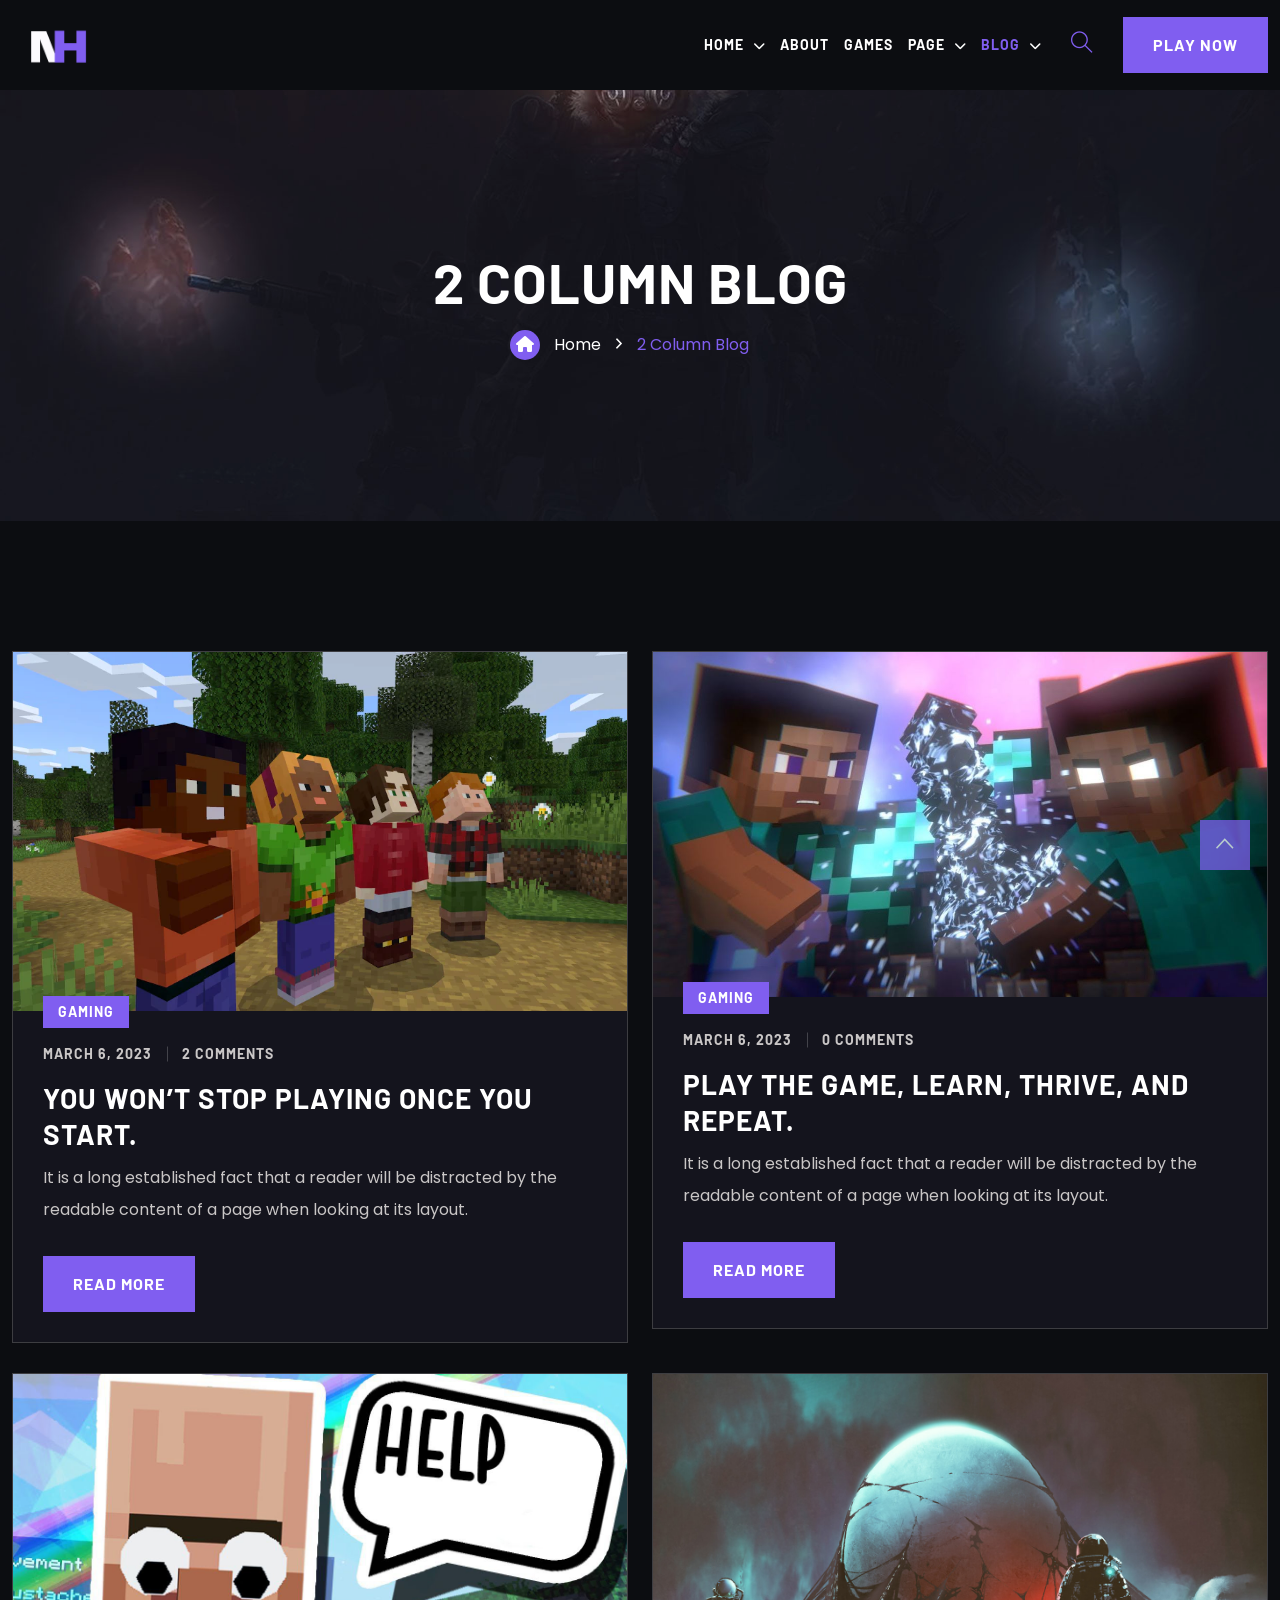
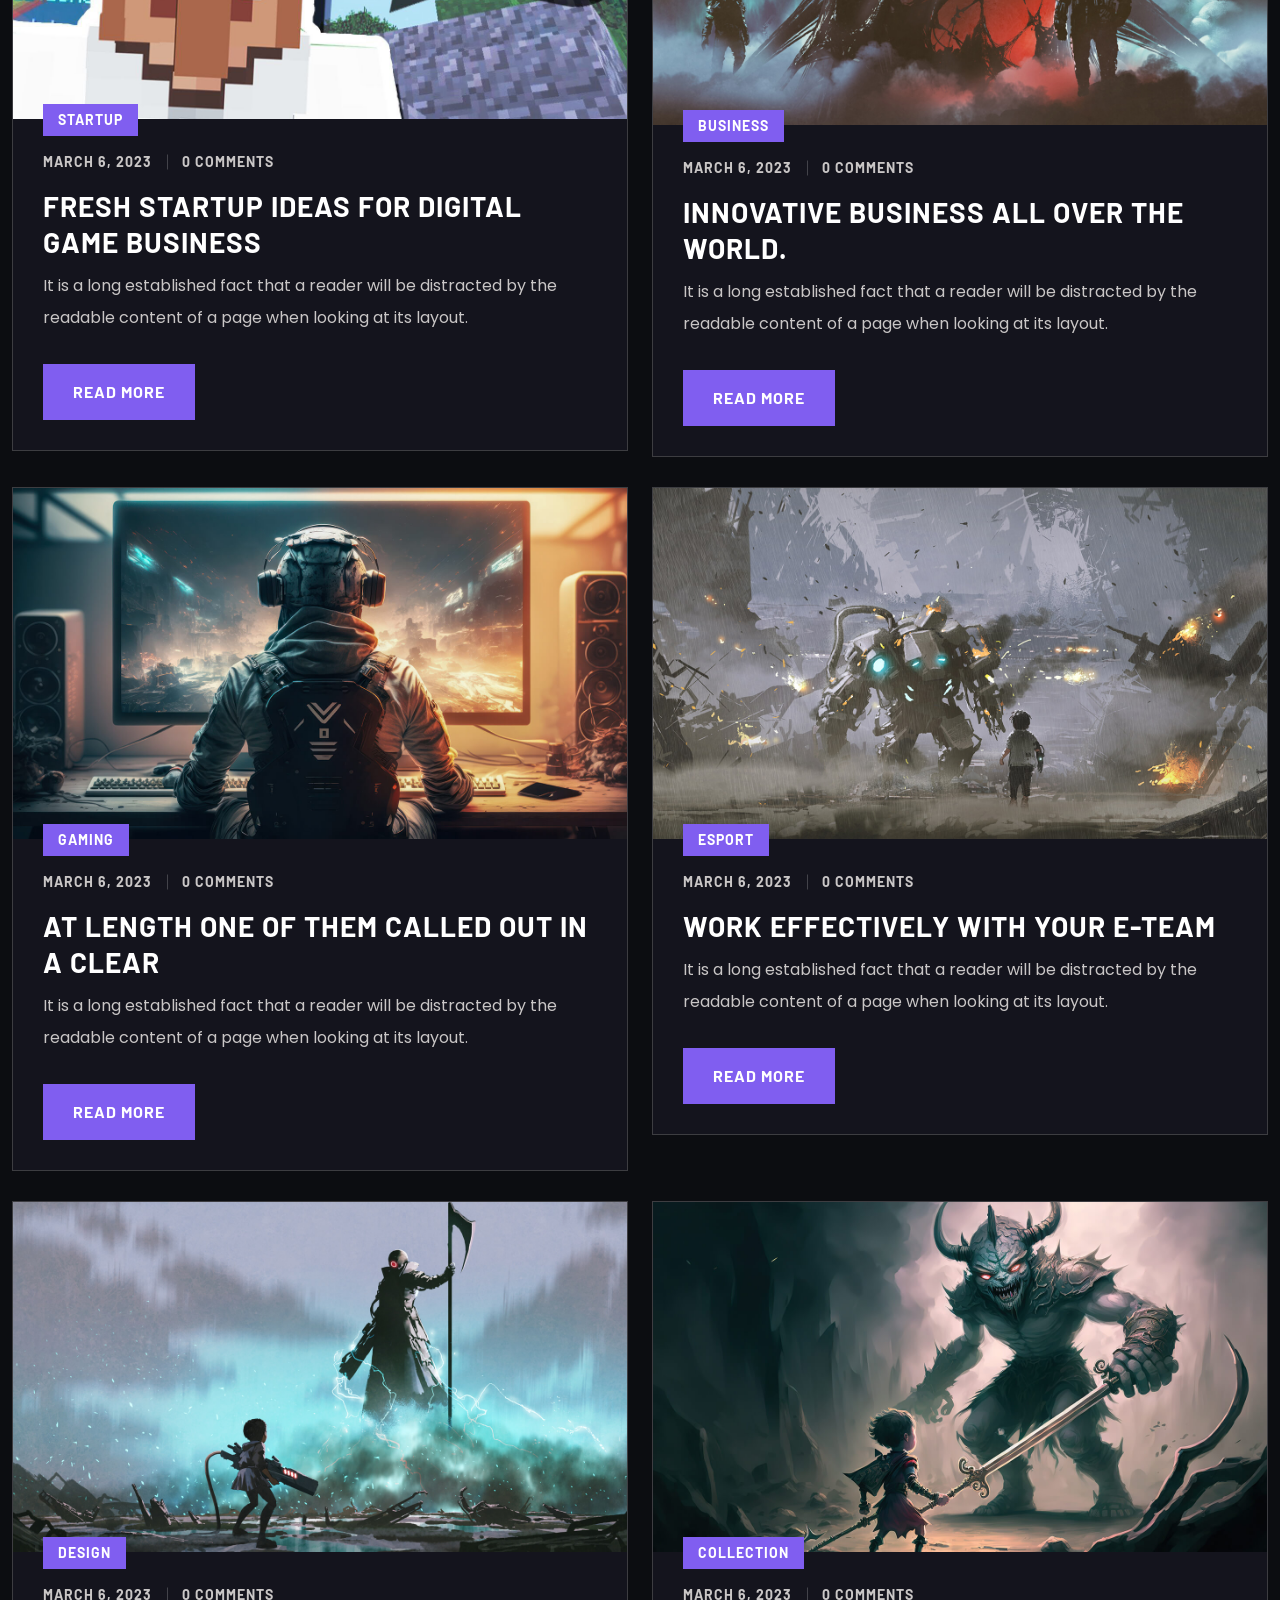
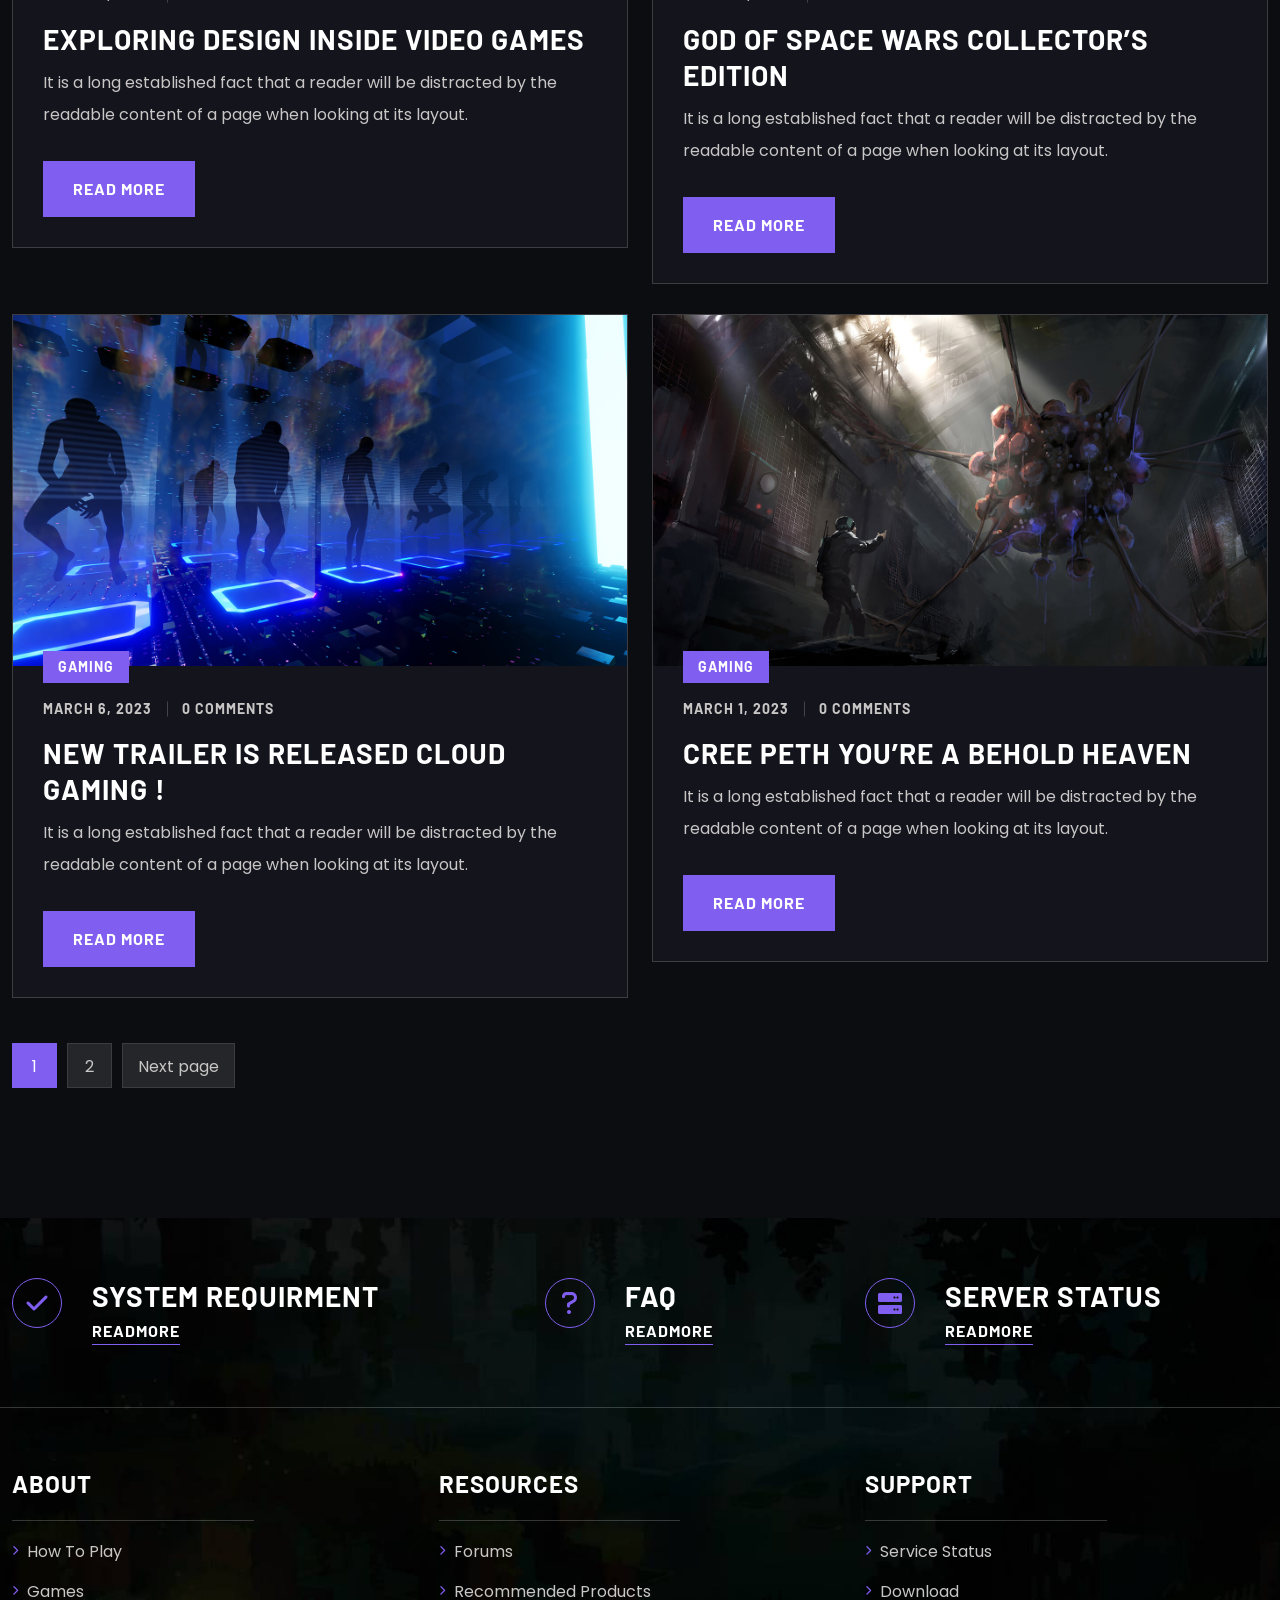
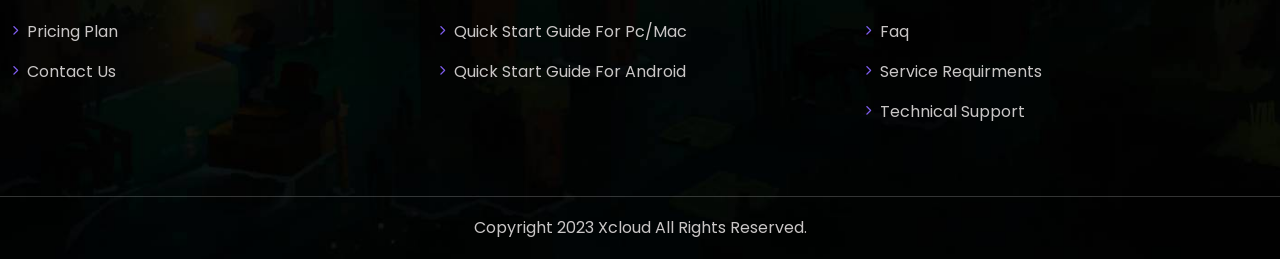
<file: 2-column-blog.html>
<!DOCTYPE html>
<html lang="en">
<head>
    <meta charset="UTF-8">
    <meta http-equiv="X-UA-Compatible" content="IE=edge">
    <meta name="viewport" content="width=device-width, initial-scale=1.0">
    <title>Xcloud - Cloud Gaming HTML Template</title>
    <!-- Favicon -->
    <link rel="shortcut icon" href="images/favicon.ico">
    <!-- Bootstrap -->
    <link rel="stylesheet" href="css/bootstrap.min.css">
    <!-- Animations -->
    <link rel="stylesheet" href="css/animations.min.css">
    <!-- Icons -->
    <link rel="stylesheet" href="fonts/font-awesome/css/all.min.css">
    <link rel="stylesheet" href="css/ionicons.min.css">
    <link rel="stylesheet" href="fonts/themify-icons/themify-icons.css">
    <link rel="stylesheet" href="fonts/flaticon/flaticon.css">
    <!-- Magnific Popup -->
    <link rel="stylesheet" href="css/magnific-popup.min.css">
    <!-- Style -->
    <link rel="stylesheet" href="css/style.css">
    <!-- Responsive -->
    <link rel="stylesheet" href="css/responsive.css">
</head>
<body>

    <!-- Loading -->
    <div id="pq-loading">
        <div id="pq-loading-center">
            <img src="images/logo/logo.png" alt="loading">
        </div>
    </div>
    <!-- Loading -->

    <!-- Header -->
    <header id="pq-header" class="pq-header-default pq-has-sticky">
        <div class="pq-bottom-header">
            <div class="container">
                <div class="row">
                    <div class="col-lg-12">
                        <nav class="navbar navbar-expand-lg navbar-light">
                            <a class="navbar-brand" href="main-home.html">
                                <img class="img-fluid logo" src="images/logo/logo.png" alt="xcloud">
                            </a>
                            <div class="collapse navbar-collapse" id="navbarSupportedContent">
                                <div id="pq-menu-contain" class="pq-menu-contain">
                                    <ul id="pq-main-menu" class="navbar-nav ml-auto">
                                        <li class="menu-item menu-item-has-children">
                                            <a href="main-home.html">Home</a><i
                                                class="fa fa-chevron-down pq-submenu-icon"></i>
                                            <ul class="sub-menu">
                                                <li class="menu-item">
                                                    <a href="main-home.html" aria-current="page">Main Home</a>
                                                </li>
                                                <li class="menu-item">
                                                    <a href="cloud-game.html">Cloud Game</a>
                                                </li>
                                                <li class="menu-item">
                                                    <a href="online-gaming.html">Online Gaming</a>
                                                </li>
                                            </ul>
                                        </li>
                                        <li class="menu-item">
                                            <a href="about.html">About</a>
                                        </li>
                                        <li class="menu-item">
                                            <a href="games.html">Games</a>
                                        </li>
                                        <li class="menu-item menu-item-has-children">
                                            <a href="#">page</a><i class="fa fa-chevron-down pq-submenu-icon"></i>
                                            <ul class="sub-menu">
                                                <li class="menu-item">
                                                    <a href="pricing-plan.html">Pricing Plan</a>
                                                </li>
                                                <li class="menu-item">
                                                    <a href="get-started.html">Get Started</a>
                                                </li>
                                                <li class="menu-item">
                                                    <a href="how-to-play.html">How to play</a>
                                                </li>
                                                <li class="menu-item">
                                                    <a href="support.html">Support</a>
                                                </li>
                                                <li class="menu-item">
                                                    <a href="download.html">Download</a>
                                                </li>
                                                <li class="menu-item">
                                                    <a href="faq.html">FAQ</a>
                                                </li>
                                                <li class="menu-item">
                                                    <a href="contact-us.html">Contact Us</a>
                                                </li>
                                                <li class="menu-item">
                                                    <a href="404.html">404</a>
                                                </li>
                                            </ul>
                                        </li>
                                        <li class="menu-item current-menu-item menu-item-has-children">
                                            <a href="#">blog</a><i class="fa fa-chevron-down pq-submenu-icon"></i>
                                            <ul class="sub-menu">
                                                <li class="menu-item menu-item-has-children">
                                                    <a href="#">Grid Style</a><i
                                                        class="fa fa-chevron-down pq-submenu-icon"></i>
                                                    <ul class="sub-menu">
                                                        <li class="menu-item">
                                                            <a href="1-column-blog.html">1 column blog</a>
                                                        </li>
                                                        <li class="menu-item current-menu-item">
                                                            <a href="2-column-blog.html">2 column blog</a>
                                                        </li>
                                                        <li class="menu-item">
                                                            <a href="3-column-blog.html">3 column blog</a>
                                                        </li>
                                                    </ul>
                                                </li>
                                                <li class="menu-item menu-item-has-children">
                                                    <a href="#">blog sidebar</a><i
                                                        class="fa fa-chevron-down pq-submenu-icon"></i>
                                                    <ul class="sub-menu">
                                                        <li id="menu-item-1534" class="menu-item">
                                                            <a href="left-sidebar.html">Left Sidebar</a>
                                                        </li>
                                                        <li class="menu-item">
                                                            <a href="right-sidebar.html">Right Sidebar</a>
                                                        </li>
                                                    </ul>
                                                </li>
                                                <li class="menu-item">
                                                    <a href="you-wont-stop-playing-once-you-start.html">single blog</a>
                                                </li>
                                            </ul>
                                        </li>
                                    </ul>
                                </div>
                            </div>
                            <div class="pq-menu-search-block">
                                <a href="javascript:void(0)" class="pq-tools-serach-button" data-bs-toggle="offcanvas"
                                    data-bs-target="#offcanvassearch"><i class="ti-search"></i></a>
                                <div class="offcanvas offcanvas-top" tabindex="-1" id="offcanvassearch">
                                    <form role="search" method="get" class="search-form">
                                        <button type="button" class="btn-close" data-bs-dismiss="offcanvas"
                                            aria-label="Close"></button>
                                        <label>
                                            <span class="screen-reader-text">Search for:</span>
                                            <input type="search" class="search-field" placeholder="Search …" value=""
                                                name="s">
                                        </label>
                                        <button type="submit" class="search-submit"><span
                                                class="screen-reader-text">Search</span></button>
                                    </form>
                                </div>
                            </div>
                            <div class="pq-btn-container">
                                <div class="pq-button-block">
                                    <a href="games.html" class="pq-button pq-button-flat">
                                        <span class="pq-button-text">play now </span>
                                    </a>
                                </div>
                            </div>
                            <button class="navbar-toggler" type="button" data-bs-toggle="collapse"
                                data-bs-target="#navbarSupportedContent" aria-controls="navbarSupportedContent"
                                aria-expanded="false" aria-label="Toggle navigation">
                                <i class="fas fa-bars"></i>
                            </button>
                        </nav>
                    </div>
                </div>
            </div>
        </div>
    </header>
    <!-- Header -->

    <!-- Breadcrumb -->
    <div class="pq-breadcrumb">
        <div class="container">
            <div class="row align-items-center">
                <div class="col-lg-12">
                    <nav aria-label="breadcrumb">
                        <div class="pq-breadcrumb-title">
                            <h1>2 Column Blog</h1>
                        </div>
                        <div class="pq-breadcrumb-container">
                            <ol class="breadcrumb">
                                <li class="breadcrumb-item"><a href="main-home.html"><i class="fas fa-home"></i>Home</a>
                                </li>
                                <li class="breadcrumb-item active">2 Column Blog</li>
                            </ol>
                        </div>
                    </nav>
                </div>
            </div>
        </div>
    </div>
    <!-- Breadcrumb -->

    <!-- 2 Column Blog -->
    <section class="2-column-blog">
        <div class="container">
            <div class="row">
                <div class="col-lg-12">
                    <div class="pq-blog pq-blog-col-2">
                        <div class="row">
                            <div class="col-lg-6">
                                <div class="pq-blog-post">
                                    <div class="pq-post-media">
                                        <img src="images/blog/1.jpg" alt="" decoding="async">
                                    </div>
                                    <div class="pq-blog-contain">
                                        <div class="pq-post-category">
                                            <a href="you-wont-stop-playing-once-you-start.html">Gaming</a>
                                        </div>
                                        <div class="pq-post-meta">
                                            <ul>
                                                <li class="pq-post-meta">
                                                    <a href="you-wont-stop-playing-once-you-start.html">March 6, 2023</a>
                                                </li>
                                                <li class="pq-post-comment">
                                                    <a href="you-wont-stop-playing-once-you-start.html">2 Comments</a>
                                                </li>
                                            </ul>
                                        </div>
                                        <h5 class="pq-blog-title">
                                            <a href="you-wont-stop-playing-once-you-start.html">You won’t stop playing once you start.</a>
                                        </h5>
                                        <p>It is a long established fact that a reader will be distracted by the readable content of a page when looking at its layout.</p>
                                        <div class="pq-btn-container">
                                            <div class="pq-button-block">
                                                <a href="you-wont-stop-playing-once-you-start.html" class="pq-button pq-button-flat">
                                                    <span class="pq-button-text">read more</span>
                                                </a>
                                            </div>
                                        </div>
                                    </div>
                                </div>
                            </div>
                            <div class="col-lg-6">
                                <div class="pq-blog-post">
                                    <div class="pq-post-media">
                                        <img src="images/blog/2.jpg" alt="" decoding="async">
                                    </div>
                                    <div class="pq-blog-contain">
                                        <div class="pq-post-category">
                                            <a href="you-wont-stop-playing-once-you-start.html">Gaming</a>
                                        </div>
                                        <div class="pq-post-meta">
                                            <ul>
                                                <li class="pq-post-meta">
                                                    <a href="you-wont-stop-playing-once-you-start.html"> March 6, 2023</a>
                                                </li>
                                                <li class="pq-post-comment">
                                                    <a href="you-wont-stop-playing-once-you-start.html">0 Comments</a>
                                                </li>
                                            </ul>
                                        </div>
                                        <h5 class="pq-blog-title">
                                            <a href="you-wont-stop-playing-once-you-start.html">Play the game, learn, thrive, and repeat.</a>
                                        </h5>
                                        <p>It is a long established fact that a reader will be distracted by the readable content of a page when looking at its layout.</p>
                                        <div class="pq-btn-container">
                                            <div class="pq-button-block">
                                                <a href="you-wont-stop-playing-once-you-start.html" class="pq-button pq-button-flat">
                                                    <span class="pq-button-text">read more</span>
                                                </a>
                                            </div>
                                        </div>
                                    </div>
                                </div>
                            </div>
                            <div class="col-lg-6">
                                <div class="pq-blog-post">
                                    <div class="pq-post-media">
                                        <img src="images/blog/3.jpg" alt="" decoding="async">
                                    </div>
                                    <div class="pq-blog-contain">
                                        <div class="pq-post-category">
                                            <a href="you-wont-stop-playing-once-you-start.html">startup</a>
                                        </div>
                                        <div class="pq-post-meta">
                                            <ul>
                                                <li class="pq-post-meta">
                                                    <a href="you-wont-stop-playing-once-you-start.html"> March 6, 2023</a>
                                                </li>
                                                <li class="pq-post-comment">
                                                    <a href="you-wont-stop-playing-once-you-start.html">0 Comments</a>
                                                </li>
                                            </ul>
                                        </div>
                                        <h5 class="pq-blog-title">
                                            <a href="you-wont-stop-playing-once-you-start.html">Fresh startup ideas for digital game business</a>
                                        </h5>
                                        <p>It is a long established fact that a reader will be distracted by the readable content of a page
                                            when looking at its layout.</p>
                                        <div class="pq-btn-container">
                                            <div class="pq-button-block">
                                                <a href="you-wont-stop-playing-once-you-start.html"
                                                    class="pq-button pq-button-flat">
                                                    <span class="pq-button-text">read more</span>
                                                </a>
                                            </div>
                                        </div>
                                    </div>
                                </div>
                            </div>
                            <div class="col-lg-6">
                                <div class="pq-blog-post">
                                    <div class="pq-post-media">
                                        <img src="images/blog/4.jpg" alt="" decoding="async">
                                    </div>
                                    <div class="pq-blog-contain">
                                        <div class="pq-post-category">
                                            <a href="you-wont-stop-playing-once-you-start.html">business</a>
                                        </div>
                                        <div class="pq-post-meta">
                                            <ul>
                                                <li class="pq-post-meta">
                                                    <a href="you-wont-stop-playing-once-you-start.html"> March 6, 2023</a>
                                                </li>
                                                <li class="pq-post-comment">
                                                    <a href="you-wont-stop-playing-once-you-start.html">0 Comments</a>
                                                </li>
                                            </ul>
                                        </div>
                                        <h5 class="pq-blog-title">
                                            <a href="you-wont-stop-playing-once-you-start.html">Innovative business all over the world.</a>
                                        </h5>
                                        <p>It is a long established fact that a reader will be distracted by the readable content of a page when looking at its layout.</p>
                                        <div class="pq-btn-container">
                                            <div class="pq-button-block">
                                                <a href="you-wont-stop-playing-once-you-start.html" class="pq-button pq-button-flat">
                                                    <span class="pq-button-text">read more</span>
                                                </a>
                                            </div>
                                        </div>
                                    </div>
                                </div>
                            </div>
                            <div class="col-lg-6">
                                <div class="pq-blog-post">
                                    <div class="pq-post-media">
                                        <img src="images/blog/5.jpg" alt="" decoding="async">
                                    </div>
                                    <div class="pq-blog-contain">
                                        <div class="pq-post-category">
                                            <a href="you-wont-stop-playing-once-you-start.html">Gaming</a>
                                        </div>
                                        <div class="pq-post-meta">
                                            <ul>
                                                <li class="pq-post-meta">
                                                    <a href="you-wont-stop-playing-once-you-start.html">March 6, 2023</a>
                                                </li>
                                                <li class="pq-post-comment">
                                                    <a href="you-wont-stop-playing-once-you-start.html">0 Comments</a>
                                                </li>
                                            </ul>
                                        </div>
                    
                                        <h5 class="pq-blog-title">
                                            <a href="you-wont-stop-playing-once-you-start.html">At length one of them called out in a clear</a>
                                        </h5>
                                        <p>It is a long established fact that a reader will be distracted by the readable content of a page when looking at its layout.</p>
                                        <div class="pq-btn-container">
                                            <div class="pq-button-block">
                                                <a href="you-wont-stop-playing-once-you-start.html" class="pq-button pq-button-flat">
                                                    <span class="pq-button-text">read more</span>
                                                </a>
                                            </div>
                                        </div>
                                    </div>
                                </div>
                            </div>
                            <div class="col-lg-6">
                                <div class="pq-blog-post">
                                    <div class="pq-post-media">
                                        <img src="images/blog/6.jpg" alt="" decoding="async">
                                    </div>
                                    <div class="pq-blog-contain">
                                        <div class="pq-post-category">
                                            <a href="you-wont-stop-playing-once-you-start.html">esport</a>
                                        </div>
                                        <div class="pq-post-meta">
                                            <ul>
                                                <li class="pq-post-meta">
                                                    <a href="you-wont-stop-playing-once-you-start.html"> March 6, 2023</a>
                                                </li>
                                                <li class="pq-post-comment">
                                                    <a href="you-wont-stop-playing-once-you-start.html">0 Comments</a>
                                                </li>
                                            </ul>
                                        </div>
                                        <h5 class="pq-blog-title">
                                            <a href="you-wont-stop-playing-once-you-start.html">work effectively with your e-team</a>
                                        </h5>
                                        <p>It is a long established fact that a reader will be distracted by the readable content of a page when looking at its layout.</p>
                                        <div class="pq-btn-container">
                                            <div class="pq-button-block">
                                                <a href="you-wont-stop-playing-once-you-start.html" class="pq-button pq-button-flat">
                                                    <span class="pq-button-text">read more</span>
                                                </a>
                                            </div>
                                        </div>
                                    </div>
                                </div>
                            </div>
                            <div class="col-lg-6">
                                <div class="pq-blog-post">
                                    <div class="pq-post-media">
                                        <img src="images/blog/7.jpg" alt="" decoding="async">
                                    </div>
                                    <div class="pq-blog-contain">
                                        <div class="pq-post-category">
                                            <a href="you-wont-stop-playing-once-you-start.html">design</a>
                                        </div>
                                        <div class="pq-post-meta">
                                            <ul>
                                                <li class="pq-post-meta">
                                                    <a href="you-wont-stop-playing-once-you-start.html"> March 6, 2023</a>
                                                </li>
                                                <li class="pq-post-comment">
                                                    <a href="you-wont-stop-playing-once-you-start.html">0 Comments</a>
                                                </li>
                                            </ul>
                                        </div>
                                        <h5 class="pq-blog-title">
                                            <a href="you-wont-stop-playing-once-you-start.html">exploring design inside video games</a>
                                        </h5>
                                        <p>It is a long established fact that a reader will be distracted by the readable content of a page when looking at its layout.</p>
                                        <div class="pq-btn-container">
                                            <div class="pq-button-block">
                                                <a href="you-wont-stop-playing-once-you-start.html" class="pq-button pq-button-flat">
                                                    <span class="pq-button-text">read more</span>
                                                </a>
                                            </div>
                                        </div>
                                    </div>
                                </div>
                            </div>
                            <div class="col-lg-6">
                                <div class="pq-blog-post">
                                    <div class="pq-post-media">
                                        <img src="images/blog/8.jpg" alt="" decoding="async">
                                    </div>
                                    <div class="pq-blog-contain">
                                        <div class="pq-post-category">
                                            <a href="you-wont-stop-playing-once-you-start.html">collection</a>
                                        </div>
                                        <div class="pq-post-meta">
                                            <ul>
                                                <li class="pq-post-meta">
                                                    <a href="you-wont-stop-playing-once-you-start.html"> March 6, 2023</a>
                                                </li>
                                                <li class="pq-post-comment">
                                                    <a href="you-wont-stop-playing-once-you-start.html">0 Comments</a>
                                                </li>
                                            </ul>
                                        </div>
                                        <h5 class="pq-blog-title">
                                            <a href="you-wont-stop-playing-once-you-start.html">God of Space Wars Collector’s Edition</a>
                                        </h5>
                                        <p>It is a long established fact that a reader will be distracted by the readable content of a page when looking at its layout.</p>
                                        <div class="pq-btn-container">
                                            <div class="pq-button-block">
                                                <a href="you-wont-stop-playing-once-you-start.html" class="pq-button pq-button-flat">
                                                    <span class="pq-button-text">read more</span>
                                                </a>
                                            </div>
                                        </div>
                                    </div>
                                </div>
                            </div>
                            <div class="col-lg-6">
                                <div class="pq-blog-post">
                                    <div class="pq-post-media">
                                        <img src="images/blog/9.jpg" alt="" decoding="async">
                                    </div>
                                    <div class="pq-blog-contain">
                                        <div class="pq-post-category">
                                            <a href="you-wont-stop-playing-once-you-start.html">Gaming</a>
                                        </div>
                                        <div class="pq-post-meta">
                                            <ul>
                                                <li class="pq-post-meta">
                                                    <a href="you-wont-stop-playing-once-you-start.html">March 6, 2023</a>
                                                </li>
                                                <li class="pq-post-comment">
                                                    <a href="you-wont-stop-playing-once-you-start.html">0 Comments</a>
                                                </li>
                                            </ul>
                                        </div>
                                        <h5 class="pq-blog-title">
                                            <a href="you-wont-stop-playing-once-you-start.html">new trailer is released cloud gaming !</a>
                                        </h5>
                                        <p>It is a long established fact that a reader will be distracted by the readable content of a page when looking at its layout.</p>
                                        <div class="pq-btn-container">
                                            <div class="pq-button-block">
                                                <a href="you-wont-stop-playing-once-you-start.html" class="pq-button pq-button-flat">
                                                    <span class="pq-button-text">read more</span>
                                                </a>
                                            </div>
                                        </div>
                                    </div>
                                </div>
                            </div>
                            <div class="col-lg-6">
                                <div class="pq-blog-post">
                                    <div class="pq-post-media">
                                        <img src="images/blog/10.jpg" alt="" decoding="async">
                                    </div>
                                    <div class="pq-blog-contain">
                                        <div class="pq-post-category">
                                            <a href="you-wont-stop-playing-once-you-start.html">Gaming</a>
                                        </div>
                                        <div class="pq-post-meta">
                                            <ul>
                                                <li class="pq-post-meta">
                                                    <a href="you-wont-stop-playing-once-you-start.html">March 1, 2023</a>
                                                </li>
                                                <li class="pq-post-comment">
                                                    <a href="you-wont-stop-playing-once-you-start.html">0 Comments</a>
                                                </li>
                                            </ul>
                                        </div>
                                        <h5 class="pq-blog-title">
                                            <a href="you-wont-stop-playing-once-you-start.html">Cree Peth you’re a behold heaven</a>
                                        </h5>
                                        <p>It is a long established fact that a reader will be distracted by the readable content of a page when looking at its layout.</p>
                                        <div class="pq-btn-container">
                                            <div class="pq-button-block">
                                                <a href="you-wont-stop-playing-once-you-start.html" class="pq-button pq-button-flat">
                                                    <span class="pq-button-text">read more</span>
                                                </a>
                                            </div>
                                        </div>
                                    </div>
                                </div>
                            </div>
                            <div class="col-lg-12 col-md-12 col-sm-12">
                                <div class="pq-pagination">
                                    <nav aria-label="Page navigation">
                                        <ul class="page-numbers">
                                            <li><span aria-current="page" class="page-numbers current">1</span></li>
                                            <li><a class="page-numbers" href="#">2</a></li>
                                            <li><a class="next page-numbers" href="#">Next page</a></li>
                                        </ul>
                                    </nav>
                                </div>
                            </div>
                        </div>
                    </div>
                </div>
            </div>
        </div>
    </section>
    <!-- 2 Column Blog -->

    <!-- Footer -->
    <footer id="pq-footer">
        <div class="pq-footer-style-1">
            <div class="pq-footer-top">
                <!-- footer top list -->
                <div class="pq-footer-bottom-list">
                    <div class="container">
                        <div class="row no-gutters">
                            <div class="col-lg-5">
                                <div class="pq-footer-items">
                                    <div class="pq-footer-items-icon">
                                        <i class="fa fa-check" aria-hidden="true"></i>
                                    </div>
                                    <div class="pq-footer-items-info">
                                        <h4>system requirment</h4>
                                        <div class="pq-btn-container">
                                            <div class="pq-button-block">
                                                <a class="pq-button pq-button-link" href="support.html">
                                                    <span class="pq-button-text">Readmore</span>
                                                </a>
                                            </div>
                                        </div>
                                    </div>
                                </div>
                            </div>
                            <div class="col-lg-3">
                                <div class="pq-footer-items">
                                    <div class="pq-footer-items-icon">
                                        <i class="fa fa-question" aria-hidden="true"></i>
                                    </div>
                                    <div class="pq-footer-items-info">
                                        <h4>faq</h4>
                                        <div class="pq-btn-container">
                                            <div class="pq-button-block">
                                                <a class="pq-button pq-button-link" href="faq.html">
                                                    <span class="pq-button-text">Readmore</span>
                                                </a>
                                            </div>
                                        </div>
                                    </div>
                                </div>
                            </div>
                            <div class="col-lg-4">
                                <div class="pq-footer-items">
                                    <div class="pq-footer-items-icon">
                                        <i class="fa fa-server" aria-hidden="true"></i>
                                    </div>
                                    <div class="pq-footer-items-info">
                                        <h4>server status</h4>
                                        <div class="pq-btn-container">
                                            <div class="pq-button-block">
                                                <a class="pq-button pq-button-link" href="get-started.html">
                                                    <span class="pq-button-text">Readmore</span>
                                                </a>
                                            </div>
                                        </div>
                                    </div>
                                </div>
                            </div>
                        </div>
                    </div>
                </div>
                <!-- footer top list -->
                <div class="pq-footer-bottom">
                    <div class="container">
                        <div class="row">
                            <div class="col-lg-4  col-md-4">
                                <div class="widget">
                                    <h4 class="footer-title">About</h4>
                                    <div class="menu-usefull-link-container">
                                        <ul id="menu-usefull-link" class="menu">
                                            <li class="menu-item">
                                                <a href="how-to-play.html">How to play</a>
                                            </li>
                                            <li class="menu-item">
                                                <a href="games.html">Games</a>
                                            </li>
                                            <li class="menu-item">
                                                <a href="pricing-plan.html">Pricing Plan</a>
                                            </li>
                                            <li class="menu-item">
                                                <a href="contact-us.html">Contact Us</a>
                                            </li>
                                        </ul>
                                    </div>
                                </div>
                            </div>
                            <div class="col-lg-4  col-md-4">
                                <div class="widget">
                                    <h4 class="footer-title">resources</h4>
                                    <div class="menu-resources-link-container">
                                        <ul id="menu-resources-link" class="menu">
                                            <li class="menu-item">
                                                <a href="contact-us.html">forums</a>
                                            </li>
                                            <li class="menu-item">
                                                <a href="download.html">recommended products</a>
                                            </li>
                                            <li class="menu-item">
                                                <a href="how-to-play.html">quick start guide for pc/mac</a>
                                            </li>
                                            <li class="menu-item">
                                                <a href="games.html">quick start guide for android</a>
                                            </li>
                                        </ul>
                                    </div>
                                </div>
                            </div>
                            <div class="col-lg-4 col-md-4">
                                <div class="widget">
                                    <h4 class="footer-title">support</h4>
                                    <div class="menu-support-menu-container">
                                        <ul id="menu-support-menu" class="menu">
                                            <li class="menu-item">
                                                <a href="pricing-plan.html">service status</a>
                                            </li>
                                            <li class="menu-item">
                                                <a href="download.html">download</a>
                                            </li>
                                            <li class="menu-item">
                                                <a href="faq.html">faq</a>
                                            </li>
                                            <li class="menu-item">
                                                <a href="contact-us.html">service requirments</a>
                                            </li>
                                            <li class="menu-item">
                                                <a href="support.html">technical support</a>
                                            </li>
                                        </ul>
                                    </div>
                                </div>
                            </div>
                        </div>
                    </div>
                </div>
            </div>
            <div class="pq-copyright-footer">
                <div class="container">
                    <div class="row">
                        <div class="col-md-12 text-center ">
                            <span class="pq-copyright"> Copyright 2023 Xcloud All Rights Reserved.</span>
                        </div>
                    </div>
                </div>
            </div>
        </div>
    </footer>
    <!-- Footer -->

    <!-- Back to Top -->
    <div id="back-to-top">
        <a class="top" id="top" href="#top"> <i class="ion-ios-arrow-up"></i> </a>
    </div>
    <!-- back to Top -->

    <!-- Jquery -->
    <script src="js/jquery.min.js"></script>
    <!-- Bootstrap -->
    <script src="js/bootstrap.min.js"></script>
    <!-- Owl Carousel -->
    <script src="js/owl.carousel.min.js"></script>
    <!-- Wow -->
    <script src="js/wow.min.js"></script>
    <!-- Magnefic Popup -->
    <script src="js/jquery.magnific-popup.min.js"></script>
    <!-- Custom -->
    <script src="js/custom.js"></script>
</body>

</html>
</file>
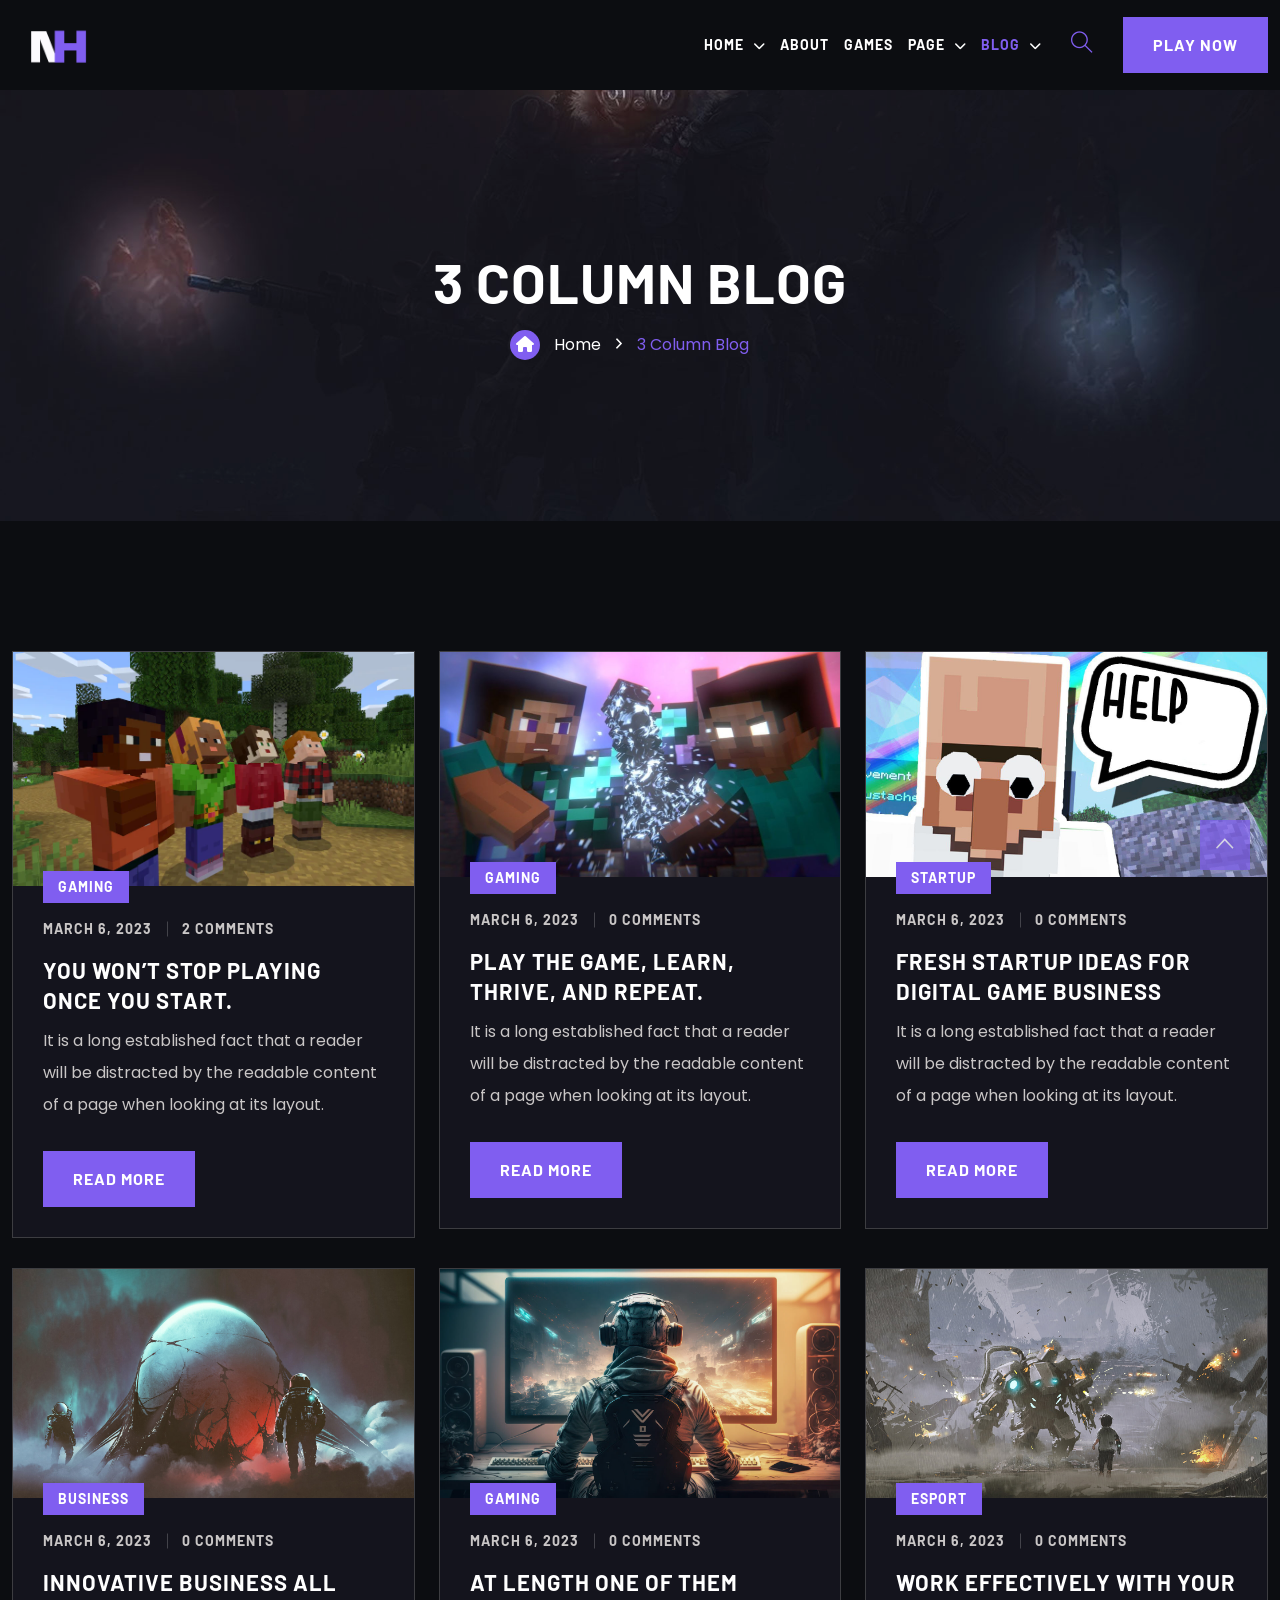
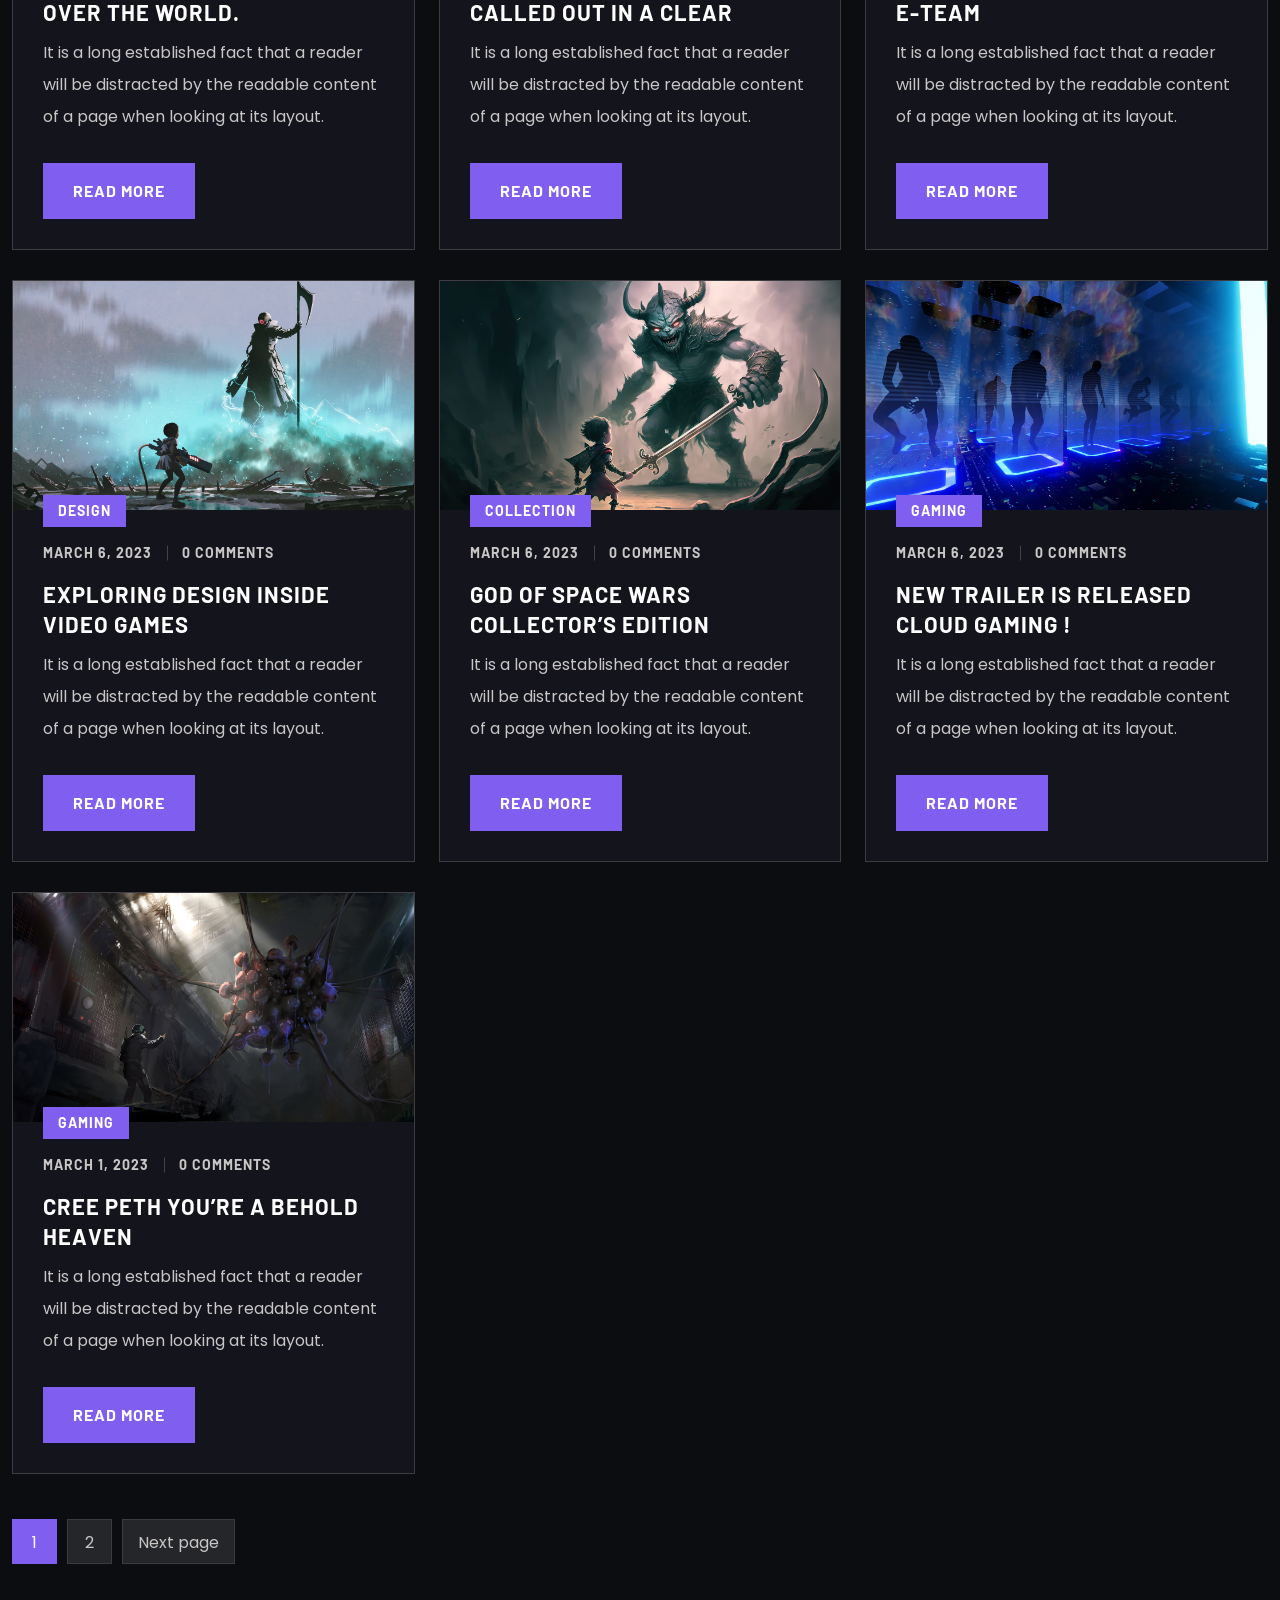
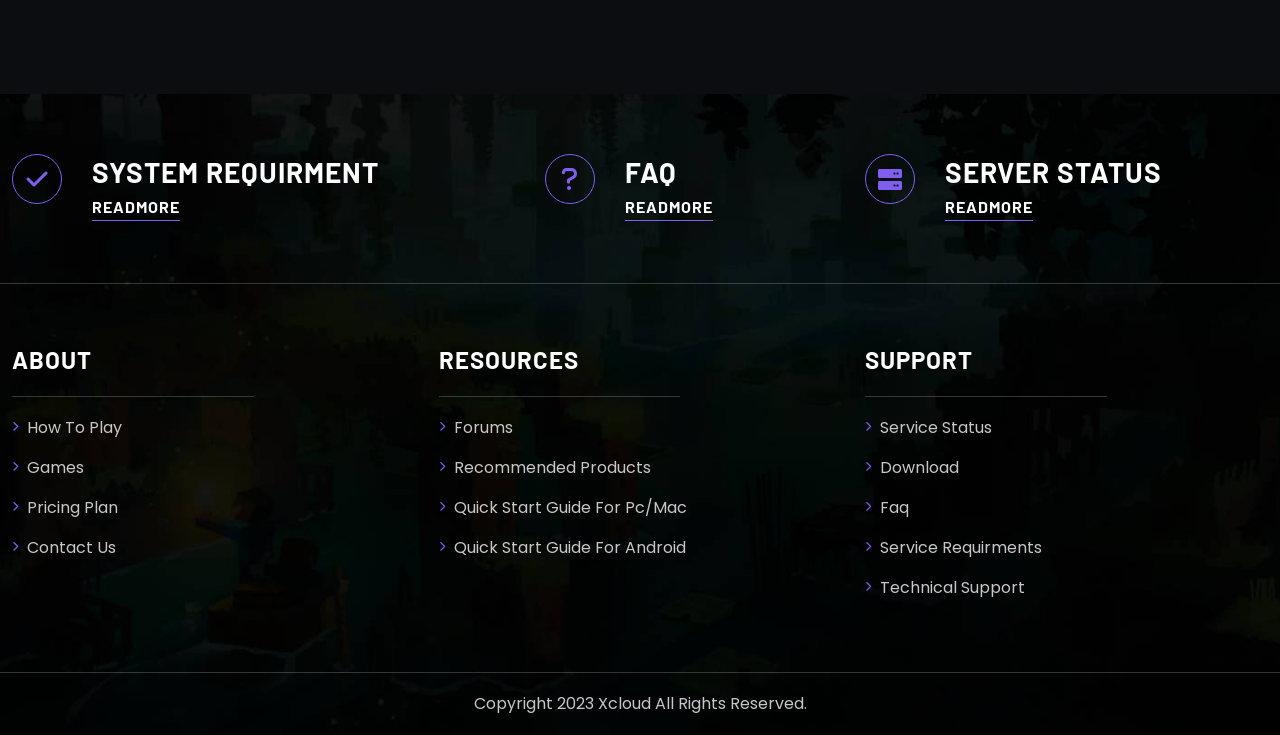
<file: 3-column-blog.html>
<!DOCTYPE html>
<html lang="en">
<head>
    <meta charset="UTF-8">
    <meta http-equiv="X-UA-Compatible" content="IE=edge">
    <meta name="viewport" content="width=device-width, initial-scale=1.0">
    <title>Xcloud - Cloud Gaming HTML Template</title>
    <!-- Favicon -->
    <link rel="shortcut icon" href="images/favicon.ico">
    <!-- Bootstrap -->
    <link rel="stylesheet" href="css/bootstrap.min.css">
    <!-- Animations -->
    <link rel="stylesheet" href="css/animations.min.css">
    <!-- Icons -->
    <link rel="stylesheet" href="fonts/font-awesome/css/all.min.css">
    <link rel="stylesheet" href="css/ionicons.min.css">
    <link rel="stylesheet" href="fonts/themify-icons/themify-icons.css">
    <link rel="stylesheet" href="fonts/flaticon/flaticon.css">
    <!-- Magnific Popup -->
    <link rel="stylesheet" href="css/magnific-popup.min.css">
    <!-- Style -->
    <link rel="stylesheet" href="css/style.css">
    <!-- Responsive -->
    <link rel="stylesheet" href="css/responsive.css">
</head>
<body>

    <!-- Loading -->
    <div id="pq-loading">
        <div id="pq-loading-center">
            <img src="images/logo/logo.png" alt="loading">
        </div>
    </div>
    <!-- Loading -->

    <!-- Header -->
    <header id="pq-header" class="pq-header-default pq-has-sticky">
        <div class="pq-bottom-header">
            <div class="container">
                <div class="row">
                    <div class="col-lg-12">
                        <nav class="navbar navbar-expand-lg navbar-light">
                            <a class="navbar-brand" href="main-home.html">
                                <img class="img-fluid logo" src="images/logo/logo.png" alt="xcloud">
                            </a>
                            <div class="collapse navbar-collapse" id="navbarSupportedContent">
                                <div id="pq-menu-contain" class="pq-menu-contain">
                                    <ul id="pq-main-menu" class="navbar-nav ml-auto">
                                        <li class="menu-item menu-item-has-children">
                                            <a href="main-home.html">Home</a><i
                                                class="fa fa-chevron-down pq-submenu-icon"></i>
                                            <ul class="sub-menu">
                                                <li class="menu-item">
                                                    <a href="main-home.html" aria-current="page">Main Home</a>
                                                </li>
                                                <li class="menu-item">
                                                    <a href="cloud-game.html">Cloud Game</a>
                                                </li>
                                                <li class="menu-item">
                                                    <a href="online-gaming.html">Online Gaming</a>
                                                </li>
                                            </ul>
                                        </li>
                                        <li class="menu-item">
                                            <a href="about.html">About</a>
                                        </li>
                                        <li class="menu-item">
                                            <a href="games.html">Games</a>
                                        </li>
                                        <li class="menu-item menu-item-has-children">
                                            <a href="#">page</a><i class="fa fa-chevron-down pq-submenu-icon"></i>
                                            <ul class="sub-menu">
                                                <li class="menu-item">
                                                    <a href="pricing-plan.html">Pricing Plan</a>
                                                </li>
                                                <li class="menu-item">
                                                    <a href="get-started.html">Get Started</a>
                                                </li>
                                                <li class="menu-item">
                                                    <a href="how-to-play.html">How to play</a>
                                                </li>
                                                <li class="menu-item">
                                                    <a href="support.html">Support</a>
                                                </li>
                                                <li class="menu-item">
                                                    <a href="download.html">Download</a>
                                                </li>
                                                <li class="menu-item">
                                                    <a href="faq.html">FAQ</a>
                                                </li>
                                                <li class="menu-item">
                                                    <a href="contact-us.html">Contact Us</a>
                                                </li>
                                                <li class="menu-item">
                                                    <a href="404.html">404</a>
                                                </li>
                                            </ul>
                                        </li>
                                        <li class="menu-item current-menu-item menu-item-has-children">
                                            <a href="#">blog</a><i class="fa fa-chevron-down pq-submenu-icon"></i>
                                            <ul class="sub-menu">
                                                <li class="menu-item menu-item-has-children">
                                                    <a href="#">Grid Style</a><i
                                                        class="fa fa-chevron-down pq-submenu-icon"></i>
                                                    <ul class="sub-menu">
                                                        <li class="menu-item">
                                                            <a href="1-column-blog.html">1 column blog</a>
                                                        </li>
                                                        <li class="menu-item">
                                                            <a href="2-column-blog.html">2 column blog</a>
                                                        </li>
                                                        <li class="menu-item current-menu-item">
                                                            <a href="3-column-blog.html">3 column blog</a>
                                                        </li>
                                                    </ul>
                                                </li>
                                                <li class="menu-item menu-item-has-children">
                                                    <a href="#">blog sidebar</a><i
                                                        class="fa fa-chevron-down pq-submenu-icon"></i>
                                                    <ul class="sub-menu">
                                                        <li id="menu-item-1534" class="menu-item">
                                                            <a href="left-sidebar.html">Left Sidebar</a>
                                                        </li>
                                                        <li class="menu-item">
                                                            <a href="right-sidebar.html">Right Sidebar</a>
                                                        </li>
                                                    </ul>
                                                </li>
                                                <li class="menu-item">
                                                    <a href="you-wont-stop-playing-once-you-start.html">single blog</a>
                                                </li>
                                            </ul>
                                        </li>
                                    </ul>
                                </div>
                            </div>
                            <div class="pq-menu-search-block">
                                <a href="javascript:void(0)" class="pq-tools-serach-button" data-bs-toggle="offcanvas"
                                    data-bs-target="#offcanvassearch"><i class="ti-search"></i></a>
                                <div class="offcanvas offcanvas-top" tabindex="-1" id="offcanvassearch">
                                    <form role="search" method="get" class="search-form">
                                        <button type="button" class="btn-close" data-bs-dismiss="offcanvas"
                                            aria-label="Close"></button>
                                        <label>
                                            <span class="screen-reader-text">Search for:</span>
                                            <input type="search" class="search-field" placeholder="Search …" value=""
                                                name="s">
                                        </label>
                                        <button type="submit" class="search-submit"><span
                                                class="screen-reader-text">Search</span></button>
                                    </form>
                                </div>
                            </div>
                            <div class="pq-btn-container">
                                <div class="pq-button-block">
                                    <a href="games.html" class="pq-button pq-button-flat">
                                        <span class="pq-button-text">play now </span>
                                    </a>
                                </div>
                            </div>
                            <button class="navbar-toggler" type="button" data-bs-toggle="collapse"
                                data-bs-target="#navbarSupportedContent" aria-controls="navbarSupportedContent"
                                aria-expanded="false" aria-label="Toggle navigation">
                                <i class="fas fa-bars"></i>
                            </button>
                        </nav>
                    </div>
                </div>
            </div>
        </div>
    </header>
    <!-- Header -->

    <!-- Breadcrumb -->
    <div class="pq-breadcrumb">
        <div class="container">
            <div class="row align-items-center">
                <div class="col-lg-12">
                    <nav aria-label="breadcrumb">
                        <div class="pq-breadcrumb-title">
                            <h1>3 Column Blog</h1>
                        </div>
                        <div class="pq-breadcrumb-container">
                            <ol class="breadcrumb">
                                <li class="breadcrumb-item"><a href="main-home.html"><i class="fas fa-home"></i>Home</a>
                                </li>
                                <li class="breadcrumb-item active">3 Column Blog</li>
                            </ol>
                        </div>
                    </nav>
                </div>
            </div>
        </div>
    </div>
    <!-- Breadcrumb -->

    <!-- 3 Column Blog -->
    <section class="3-column-blog">
        <div class="container">
            <div class="row">
                <div class="col-lg-12">
                    <div class="pq-blog pq-blog-col-3">
                        <div class="row">
                            <div class="col-lg-4">
                                <div class="pq-blog-post">
                                    <div class="pq-post-media">
                                        <img src="images/blog/1.jpg" alt="" decoding="async">
                                    </div>
                                    <div class="pq-blog-contain">
                                        <div class="pq-post-category">
                                            <a href="you-wont-stop-playing-once-you-start.html">Gaming</a>
                                        </div>
                                        <div class="pq-post-meta">
                                            <ul>
                                                <li class="pq-post-meta">
                                                    <a href="you-wont-stop-playing-once-you-start.html">March 6, 2023</a>
                                                </li>
                                                <li class="pq-post-comment">
                                                    <a href="you-wont-stop-playing-once-you-start.html">2 Comments</a>
                                                </li>
                                            </ul>
                                        </div>
                                        <h5 class="pq-blog-title">
                                            <a href="you-wont-stop-playing-once-you-start.html">You won’t stop playing once you start.</a>
                                        </h5>
                                        <p>It is a long established fact that a reader will be distracted by the readable content of a page when looking at its layout.</p>
                                        <div class="pq-btn-container">
                                            <div class="pq-button-block">
                                                <a href="you-wont-stop-playing-once-you-start.html" class="pq-button pq-button-flat">
                                                    <span class="pq-button-text">read more</span>
                                                </a>
                                            </div>
                                        </div>
                                    </div>
                                </div>
                            </div>
                            <div class="col-lg-4">
                                <div class="pq-blog-post">
                                    <div class="pq-post-media">
                                        <img src="images/blog/2.jpg" alt="" decoding="async">
                                    </div>
                                    <div class="pq-blog-contain">
                                        <div class="pq-post-category">
                                            <a href="you-wont-stop-playing-once-you-start.html">Gaming</a>
                                        </div>
                                        <div class="pq-post-meta">
                                            <ul>
                                                <li class="pq-post-meta">
                                                    <a href="you-wont-stop-playing-once-you-start.html"> March 6, 2023</a>
                                                </li>
                                                <li class="pq-post-comment">
                                                    <a href="you-wont-stop-playing-once-you-start.html">0 Comments</a>
                                                </li>
                                            </ul>
                                        </div>
                                        <h5 class="pq-blog-title">
                                            <a href="you-wont-stop-playing-once-you-start.html">Play the game, learn, thrive, and repeat.</a>
                                        </h5>
                                        <p>It is a long established fact that a reader will be distracted by the readable content of a page when looking at its layout.</p>
                                        <div class="pq-btn-container">
                                            <div class="pq-button-block">
                                                <a href="you-wont-stop-playing-once-you-start.html" class="pq-button pq-button-flat">
                                                    <span class="pq-button-text">read more</span>
                                                </a>
                                            </div>
                                        </div>
                                    </div>
                                </div>
                            </div>
                            <div class="col-lg-4">
                                <div class="pq-blog-post">
                                    <div class="pq-post-media">
                                        <img src="images/blog/3.jpg" alt="" decoding="async">
                                    </div>
                                    <div class="pq-blog-contain">
                                        <div class="pq-post-category">
                                            <a href="you-wont-stop-playing-once-you-start.html">startup</a>
                                        </div>
                                        <div class="pq-post-meta">
                                            <ul>
                                                <li class="pq-post-meta">
                                                    <a href="you-wont-stop-playing-once-you-start.html"> March 6, 2023</a>
                                                </li>
                                                <li class="pq-post-comment">
                                                    <a href="you-wont-stop-playing-once-you-start.html">0 Comments</a>
                                                </li>
                                            </ul>
                                        </div>
                                        <h5 class="pq-blog-title">
                                            <a href="you-wont-stop-playing-once-you-start.html">Fresh startup ideas for digital game business</a>
                                        </h5>
                                        <p>It is a long established fact that a reader will be distracted by the readable content of a page
                                            when looking at its layout.</p>
                                        <div class="pq-btn-container">
                                            <div class="pq-button-block">
                                                <a href="you-wont-stop-playing-once-you-start.html"
                                                    class="pq-button pq-button-flat">
                                                    <span class="pq-button-text">read more</span>
                                                </a>
                                            </div>
                                        </div>
                                    </div>
                                </div>
                            </div>
                            <div class="col-lg-4">
                                <div class="pq-blog-post">
                                    <div class="pq-post-media">
                                        <img src="images/blog/4.jpg" alt="" decoding="async">
                                    </div>
                                    <div class="pq-blog-contain">
                                        <div class="pq-post-category">
                                            <a href="you-wont-stop-playing-once-you-start.html">business</a>
                                        </div>
                                        <div class="pq-post-meta">
                                            <ul>
                                                <li class="pq-post-meta">
                                                    <a href="you-wont-stop-playing-once-you-start.html"> March 6, 2023</a>
                                                </li>
                                                <li class="pq-post-comment">
                                                    <a href="you-wont-stop-playing-once-you-start.html">0 Comments</a>
                                                </li>
                                            </ul>
                                        </div>
                                        <h5 class="pq-blog-title">
                                            <a href="you-wont-stop-playing-once-you-start.html">Innovative business all over the world.</a>
                                        </h5>
                                        <p>It is a long established fact that a reader will be distracted by the readable content of a page when looking at its layout.</p>
                                        <div class="pq-btn-container">
                                            <div class="pq-button-block">
                                                <a href="you-wont-stop-playing-once-you-start.html" class="pq-button pq-button-flat">
                                                    <span class="pq-button-text">read more</span>
                                                </a>
                                            </div>
                                        </div>
                                    </div>
                                </div>
                            </div>
                            <div class="col-lg-4">
                                <div class="pq-blog-post">
                                    <div class="pq-post-media">
                                        <img src="images/blog/5.jpg" alt="" decoding="async">
                                    </div>
                                    <div class="pq-blog-contain">
                                        <div class="pq-post-category">
                                            <a href="you-wont-stop-playing-once-you-start.html">Gaming</a>
                                        </div>
                                        <div class="pq-post-meta">
                                            <ul>
                                                <li class="pq-post-meta">
                                                    <a href="you-wont-stop-playing-once-you-start.html">March 6, 2023</a>
                                                </li>
                                                <li class="pq-post-comment">
                                                    <a href="you-wont-stop-playing-once-you-start.html">0 Comments</a>
                                                </li>
                                            </ul>
                                        </div>
                    
                                        <h5 class="pq-blog-title">
                                            <a href="you-wont-stop-playing-once-you-start.html">At length one of them called out in a clear</a>
                                        </h5>
                                        <p>It is a long established fact that a reader will be distracted by the readable content of a page when looking at its layout.</p>
                                        <div class="pq-btn-container">
                                            <div class="pq-button-block">
                                                <a href="you-wont-stop-playing-once-you-start.html" class="pq-button pq-button-flat">
                                                    <span class="pq-button-text">read more</span>
                                                </a>
                                            </div>
                                        </div>
                                    </div>
                                </div>
                            </div>
                            <div class="col-lg-4">
                                <div class="pq-blog-post">
                                    <div class="pq-post-media">
                                        <img src="images/blog/6.jpg" alt="" decoding="async">
                                    </div>
                                    <div class="pq-blog-contain">
                                        <div class="pq-post-category">
                                            <a href="you-wont-stop-playing-once-you-start.html">esport</a>
                                        </div>
                                        <div class="pq-post-meta">
                                            <ul>
                                                <li class="pq-post-meta">
                                                    <a href="you-wont-stop-playing-once-you-start.html"> March 6, 2023</a>
                                                </li>
                                                <li class="pq-post-comment">
                                                    <a href="you-wont-stop-playing-once-you-start.html">0 Comments</a>
                                                </li>
                                            </ul>
                                        </div>
                                        <h5 class="pq-blog-title">
                                            <a href="you-wont-stop-playing-once-you-start.html">work effectively with your e-team</a>
                                        </h5>
                                        <p>It is a long established fact that a reader will be distracted by the readable content of a page when looking at its layout.</p>
                                        <div class="pq-btn-container">
                                            <div class="pq-button-block">
                                                <a href="you-wont-stop-playing-once-you-start.html" class="pq-button pq-button-flat">
                                                    <span class="pq-button-text">read more</span>
                                                </a>
                                            </div>
                                        </div>
                                    </div>
                                </div>
                            </div>
                            <div class="col-lg-4">
                                <div class="pq-blog-post">
                                    <div class="pq-post-media">
                                        <img src="images/blog/7.jpg" alt="" decoding="async">
                                    </div>
                                    <div class="pq-blog-contain">
                                        <div class="pq-post-category">
                                            <a href="you-wont-stop-playing-once-you-start.html">design</a>
                                        </div>
                                        <div class="pq-post-meta">
                                            <ul>
                                                <li class="pq-post-meta">
                                                    <a href="you-wont-stop-playing-once-you-start.html"> March 6, 2023</a>
                                                </li>
                                                <li class="pq-post-comment">
                                                    <a href="you-wont-stop-playing-once-you-start.html">0 Comments</a>
                                                </li>
                                            </ul>
                                        </div>
                                        <h5 class="pq-blog-title">
                                            <a href="you-wont-stop-playing-once-you-start.html">exploring design inside video games</a>
                                        </h5>
                                        <p>It is a long established fact that a reader will be distracted by the readable content of a page when looking at its layout.</p>
                                        <div class="pq-btn-container">
                                            <div class="pq-button-block">
                                                <a href="you-wont-stop-playing-once-you-start.html" class="pq-button pq-button-flat">
                                                    <span class="pq-button-text">read more</span>
                                                </a>
                                            </div>
                                        </div>
                                    </div>
                                </div>
                            </div>
                            <div class="col-lg-4">
                                <div class="pq-blog-post">
                                    <div class="pq-post-media">
                                        <img src="images/blog/8.jpg" alt="" decoding="async">
                                    </div>
                                    <div class="pq-blog-contain">
                                        <div class="pq-post-category">
                                            <a href="you-wont-stop-playing-once-you-start.html">collection</a>
                                        </div>
                                        <div class="pq-post-meta">
                                            <ul>
                                                <li class="pq-post-meta">
                                                    <a href="you-wont-stop-playing-once-you-start.html"> March 6, 2023</a>
                                                </li>
                                                <li class="pq-post-comment">
                                                    <a href="you-wont-stop-playing-once-you-start.html">0 Comments</a>
                                                </li>
                                            </ul>
                                        </div>
                                        <h5 class="pq-blog-title">
                                            <a href="you-wont-stop-playing-once-you-start.html">God of Space Wars Collector’s Edition</a>
                                        </h5>
                                        <p>It is a long established fact that a reader will be distracted by the readable content of a page when looking at its layout.</p>
                                        <div class="pq-btn-container">
                                            <div class="pq-button-block">
                                                <a href="you-wont-stop-playing-once-you-start.html" class="pq-button pq-button-flat">
                                                    <span class="pq-button-text">read more</span>
                                                </a>
                                            </div>
                                        </div>
                                    </div>
                                </div>
                            </div>
                            <div class="col-lg-4">
                                <div class="pq-blog-post">
                                    <div class="pq-post-media">
                                        <img src="images/blog/9.jpg" alt="" decoding="async">
                                    </div>
                                    <div class="pq-blog-contain">
                                        <div class="pq-post-category">
                                            <a href="you-wont-stop-playing-once-you-start.html">Gaming</a>
                                        </div>
                                        <div class="pq-post-meta">
                                            <ul>
                                                <li class="pq-post-meta">
                                                    <a href="you-wont-stop-playing-once-you-start.html">March 6, 2023</a>
                                                </li>
                                                <li class="pq-post-comment">
                                                    <a href="you-wont-stop-playing-once-you-start.html">0 Comments</a>
                                                </li>
                                            </ul>
                                        </div>
                                        <h5 class="pq-blog-title">
                                            <a href="you-wont-stop-playing-once-you-start.html">new trailer is released cloud gaming !</a>
                                        </h5>
                                        <p>It is a long established fact that a reader will be distracted by the readable content of a page when looking at its layout.</p>
                                        <div class="pq-btn-container">
                                            <div class="pq-button-block">
                                                <a href="you-wont-stop-playing-once-you-start.html" class="pq-button pq-button-flat">
                                                    <span class="pq-button-text">read more</span>
                                                </a>
                                            </div>
                                        </div>
                                    </div>
                                </div>
                            </div>
                            <div class="col-lg-4">
                                <div class="pq-blog-post">
                                    <div class="pq-post-media">
                                        <img src="images/blog/10.jpg" alt="" decoding="async">
                                    </div>
                                    <div class="pq-blog-contain">
                                        <div class="pq-post-category">
                                            <a href="you-wont-stop-playing-once-you-start.html">Gaming</a>
                                        </div>
                                        <div class="pq-post-meta">
                                            <ul>
                                                <li class="pq-post-meta">
                                                    <a href="you-wont-stop-playing-once-you-start.html">March 1, 2023</a>
                                                </li>
                                                <li class="pq-post-comment">
                                                    <a href="you-wont-stop-playing-once-you-start.html">0 Comments</a>
                                                </li>
                                            </ul>
                                        </div>
                                        <h5 class="pq-blog-title">
                                            <a href="you-wont-stop-playing-once-you-start.html">Cree Peth you’re a behold heaven</a>
                                        </h5>
                                        <p>It is a long established fact that a reader will be distracted by the readable content of a page when looking at its layout.</p>
                                        <div class="pq-btn-container">
                                            <div class="pq-button-block">
                                                <a href="you-wont-stop-playing-once-you-start.html" class="pq-button pq-button-flat">
                                                    <span class="pq-button-text">read more</span>
                                                </a>
                                            </div>
                                        </div>
                                    </div>
                                </div>
                            </div>
                            <div class="col-lg-12 col-md-12 col-sm-12">
                                <div class="pq-pagination">
                                    <nav aria-label="Page navigation">
                                        <ul class="page-numbers">
                                            <li><span aria-current="page" class="page-numbers current">1</span></li>
                                            <li><a class="page-numbers" href="#">2</a></li>
                                            <li><a class="next page-numbers" href="#">Next page</a></li>
                                        </ul>
                                    </nav>
                                </div>
                            </div>
                        </div>
                    </div>
                </div>
            </div>
        </div>
    </section>
    <!-- 2 Column Blog -->

    <!-- Footer -->
    <footer id="pq-footer">
        <div class="pq-footer-style-1">
            <div class="pq-footer-top">
                <!-- footer top list -->
                <div class="pq-footer-bottom-list">
                    <div class="container">
                        <div class="row no-gutters">
                            <div class="col-lg-5">
                                <div class="pq-footer-items">
                                    <div class="pq-footer-items-icon">
                                        <i class="fa fa-check" aria-hidden="true"></i>
                                    </div>
                                    <div class="pq-footer-items-info">
                                        <h4>system requirment</h4>
                                        <div class="pq-btn-container">
                                            <div class="pq-button-block">
                                                <a class="pq-button pq-button-link" href="support.html">
                                                    <span class="pq-button-text">Readmore</span>
                                                </a>
                                            </div>
                                        </div>
                                    </div>
                                </div>
                            </div>
                            <div class="col-lg-3">
                                <div class="pq-footer-items">
                                    <div class="pq-footer-items-icon">
                                        <i class="fa fa-question" aria-hidden="true"></i>
                                    </div>
                                    <div class="pq-footer-items-info">
                                        <h4>faq</h4>
                                        <div class="pq-btn-container">
                                            <div class="pq-button-block">
                                                <a class="pq-button pq-button-link" href="faq.html">
                                                    <span class="pq-button-text">Readmore</span>
                                                </a>
                                            </div>
                                        </div>
                                    </div>
                                </div>
                            </div>
                            <div class="col-lg-4">
                                <div class="pq-footer-items">
                                    <div class="pq-footer-items-icon">
                                        <i class="fa fa-server" aria-hidden="true"></i>
                                    </div>
                                    <div class="pq-footer-items-info">
                                        <h4>server status</h4>
                                        <div class="pq-btn-container">
                                            <div class="pq-button-block">
                                                <a class="pq-button pq-button-link" href="get-started.html">
                                                    <span class="pq-button-text">Readmore</span>
                                                </a>
                                            </div>
                                        </div>
                                    </div>
                                </div>
                            </div>
                        </div>
                    </div>
                </div>
                <!-- footer top list -->
                <div class="pq-footer-bottom">
                    <div class="container">
                        <div class="row">
                            <div class="col-lg-4  col-md-4">
                                <div class="widget">
                                    <h4 class="footer-title">About</h4>
                                    <div class="menu-usefull-link-container">
                                        <ul id="menu-usefull-link" class="menu">
                                            <li class="menu-item">
                                                <a href="how-to-play.html">How to play</a>
                                            </li>
                                            <li class="menu-item">
                                                <a href="games.html">Games</a>
                                            </li>
                                            <li class="menu-item">
                                                <a href="pricing-plan.html">Pricing Plan</a>
                                            </li>
                                            <li class="menu-item">
                                                <a href="contact-us.html">Contact Us</a>
                                            </li>
                                        </ul>
                                    </div>
                                </div>
                            </div>
                            <div class="col-lg-4  col-md-4">
                                <div class="widget">
                                    <h4 class="footer-title">resources</h4>
                                    <div class="menu-resources-link-container">
                                        <ul id="menu-resources-link" class="menu">
                                            <li class="menu-item">
                                                <a href="contact-us.html">forums</a>
                                            </li>
                                            <li class="menu-item">
                                                <a href="download.html">recommended products</a>
                                            </li>
                                            <li class="menu-item">
                                                <a href="how-to-play.html">quick start guide for pc/mac</a>
                                            </li>
                                            <li class="menu-item">
                                                <a href="games.html">quick start guide for android</a>
                                            </li>
                                        </ul>
                                    </div>
                                </div>
                            </div>
                            <div class="col-lg-4 col-md-4">
                                <div class="widget">
                                    <h4 class="footer-title">support</h4>
                                    <div class="menu-support-menu-container">
                                        <ul id="menu-support-menu" class="menu">
                                            <li class="menu-item">
                                                <a href="pricing-plan.html">service status</a>
                                            </li>
                                            <li class="menu-item">
                                                <a href="download.html">download</a>
                                            </li>
                                            <li class="menu-item">
                                                <a href="faq.html">faq</a>
                                            </li>
                                            <li class="menu-item">
                                                <a href="contact-us.html">service requirments</a>
                                            </li>
                                            <li class="menu-item">
                                                <a href="support.html">technical support</a>
                                            </li>
                                        </ul>
                                    </div>
                                </div>
                            </div>
                        </div>
                    </div>
                </div>
            </div>
            <div class="pq-copyright-footer">
                <div class="container">
                    <div class="row">
                        <div class="col-md-12 text-center ">
                            <span class="pq-copyright"> Copyright 2023 Xcloud All Rights Reserved.</span>
                        </div>
                    </div>
                </div>
            </div>
        </div>
    </footer>
    <!-- Footer -->

    <!-- Back to Top -->
    <div id="back-to-top">
        <a class="top" id="top" href="#top"> <i class="ion-ios-arrow-up"></i> </a>
    </div>
    <!-- back to Top -->

    <!-- Jquery -->
    <script src="js/jquery.min.js"></script>
    <!-- Bootstrap -->
    <script src="js/bootstrap.min.js"></script>
    <!-- Owl Carousel -->
    <script src="js/owl.carousel.min.js"></script>
    <!-- Wow -->
    <script src="js/wow.min.js"></script>
    <!-- Magnefic Popup -->
    <script src="js/jquery.magnific-popup.min.js"></script>
    <!-- Custom -->
    <script src="js/custom.js"></script>
</body>

</html>
</file>
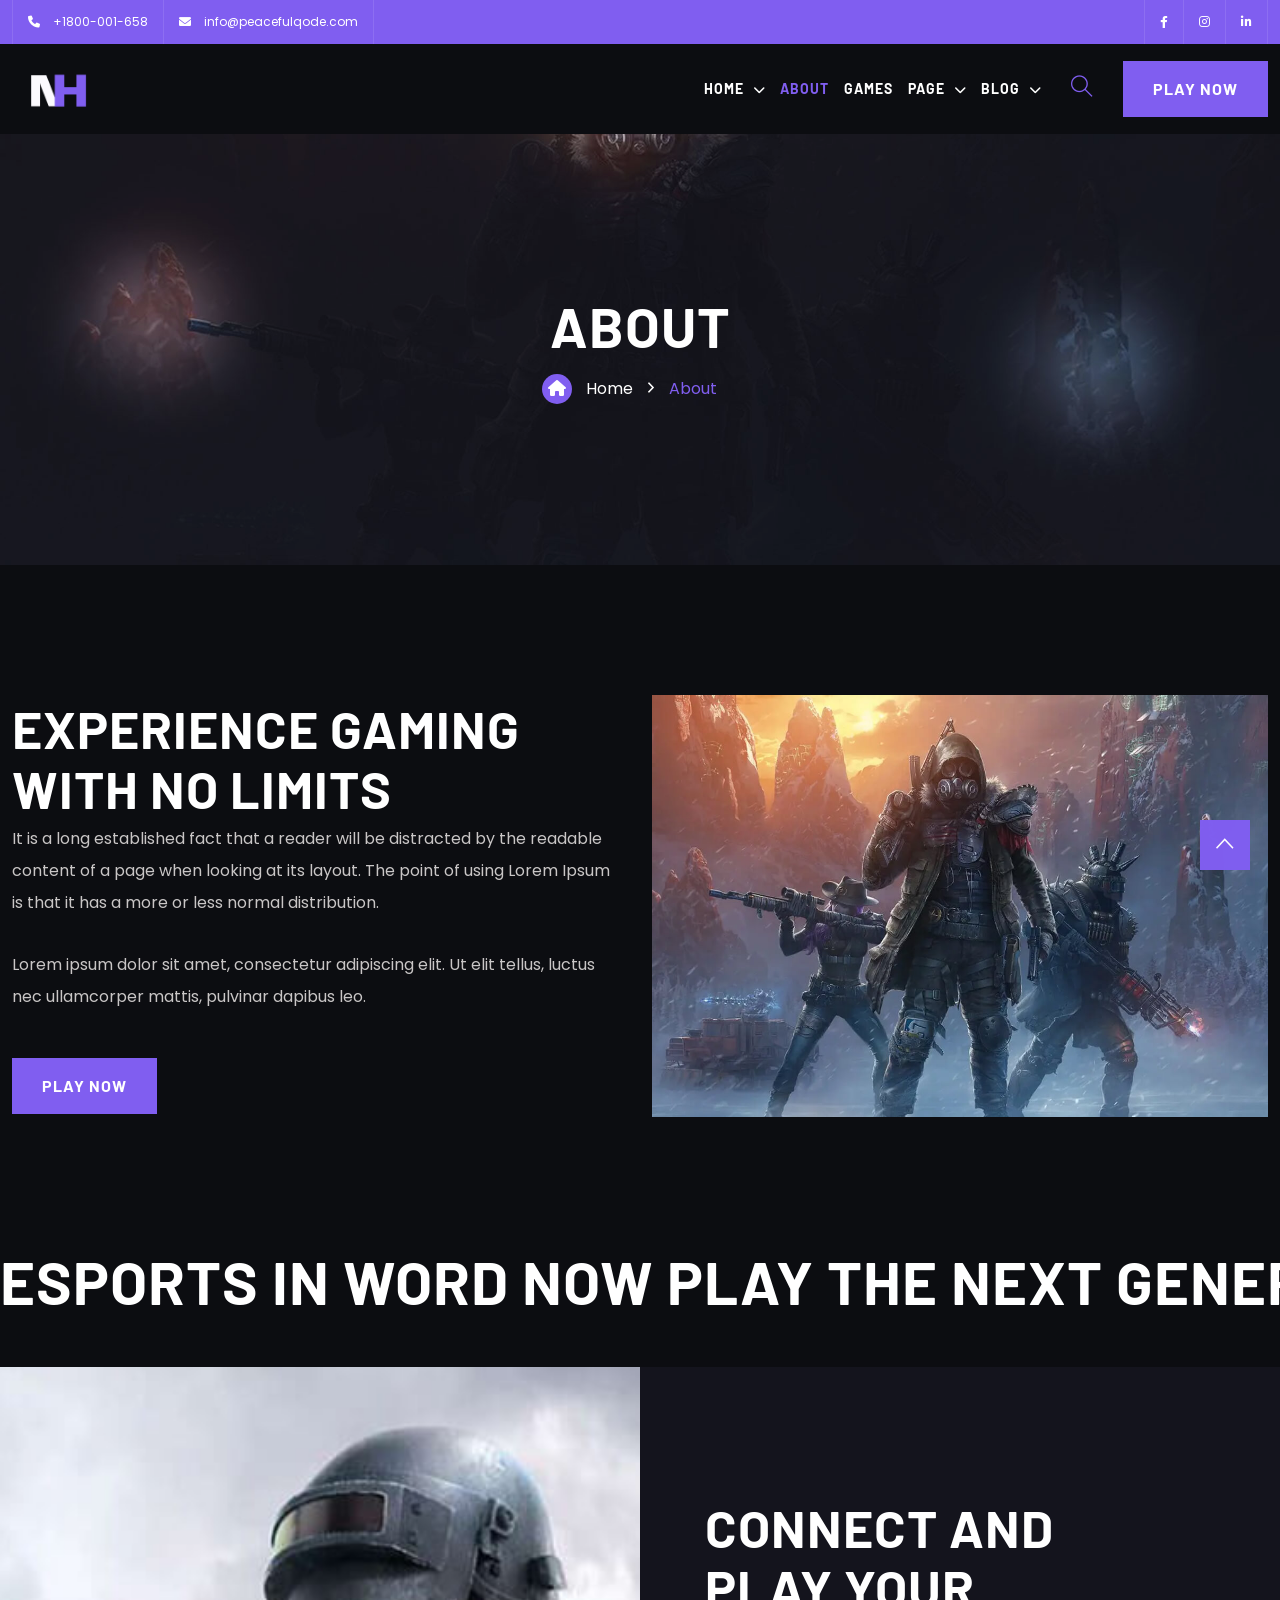
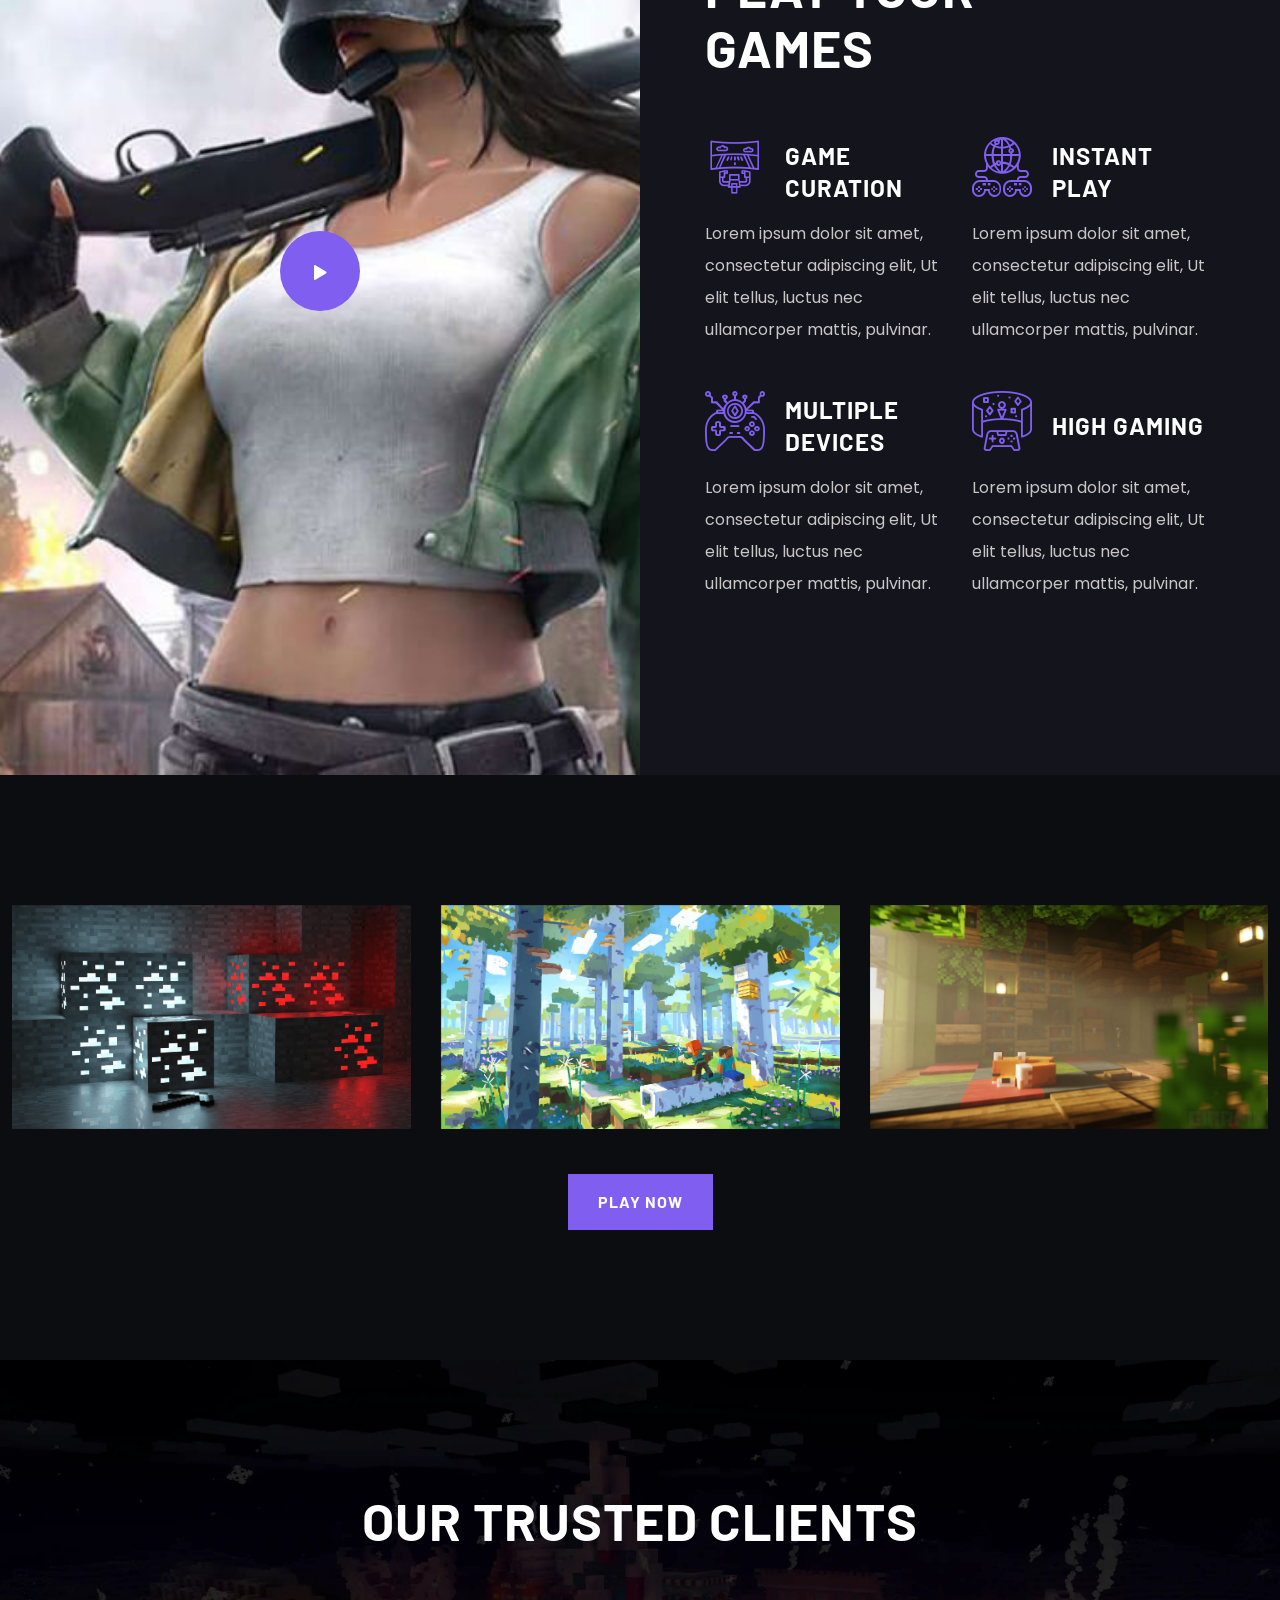
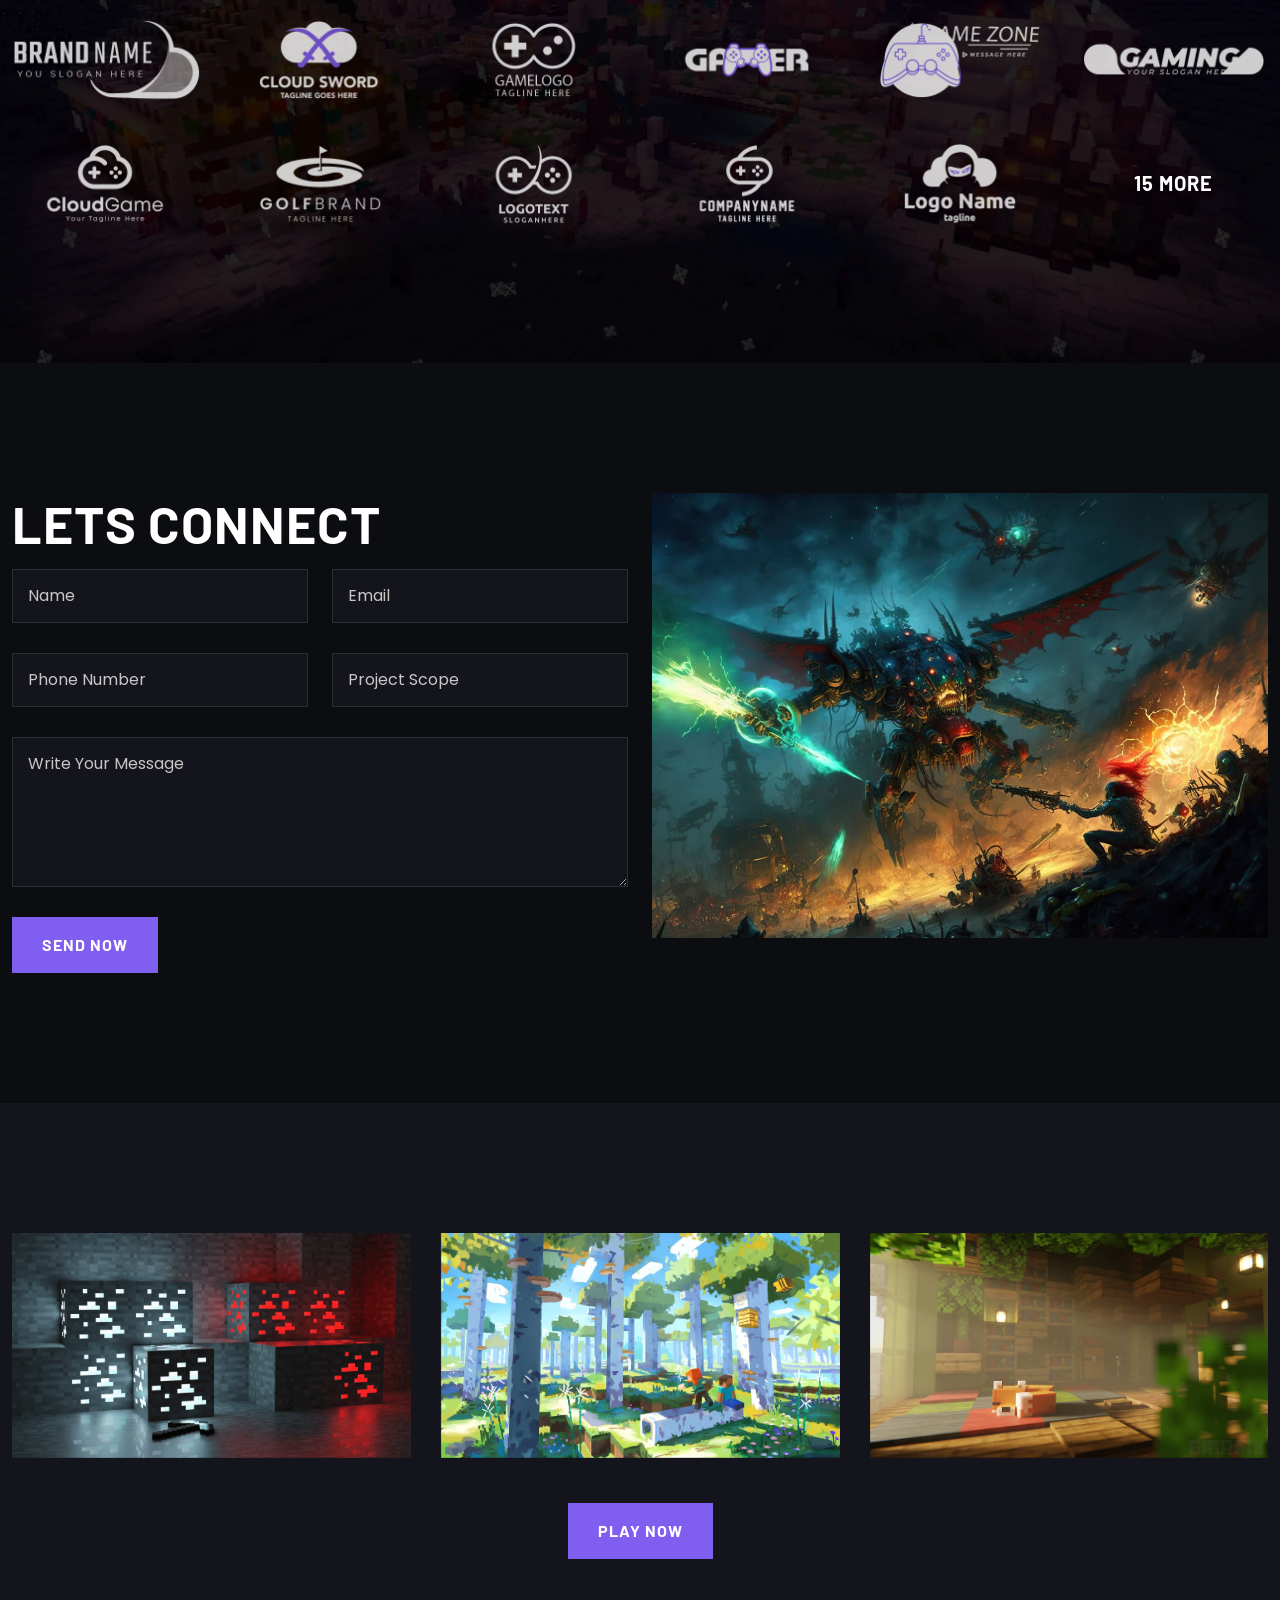
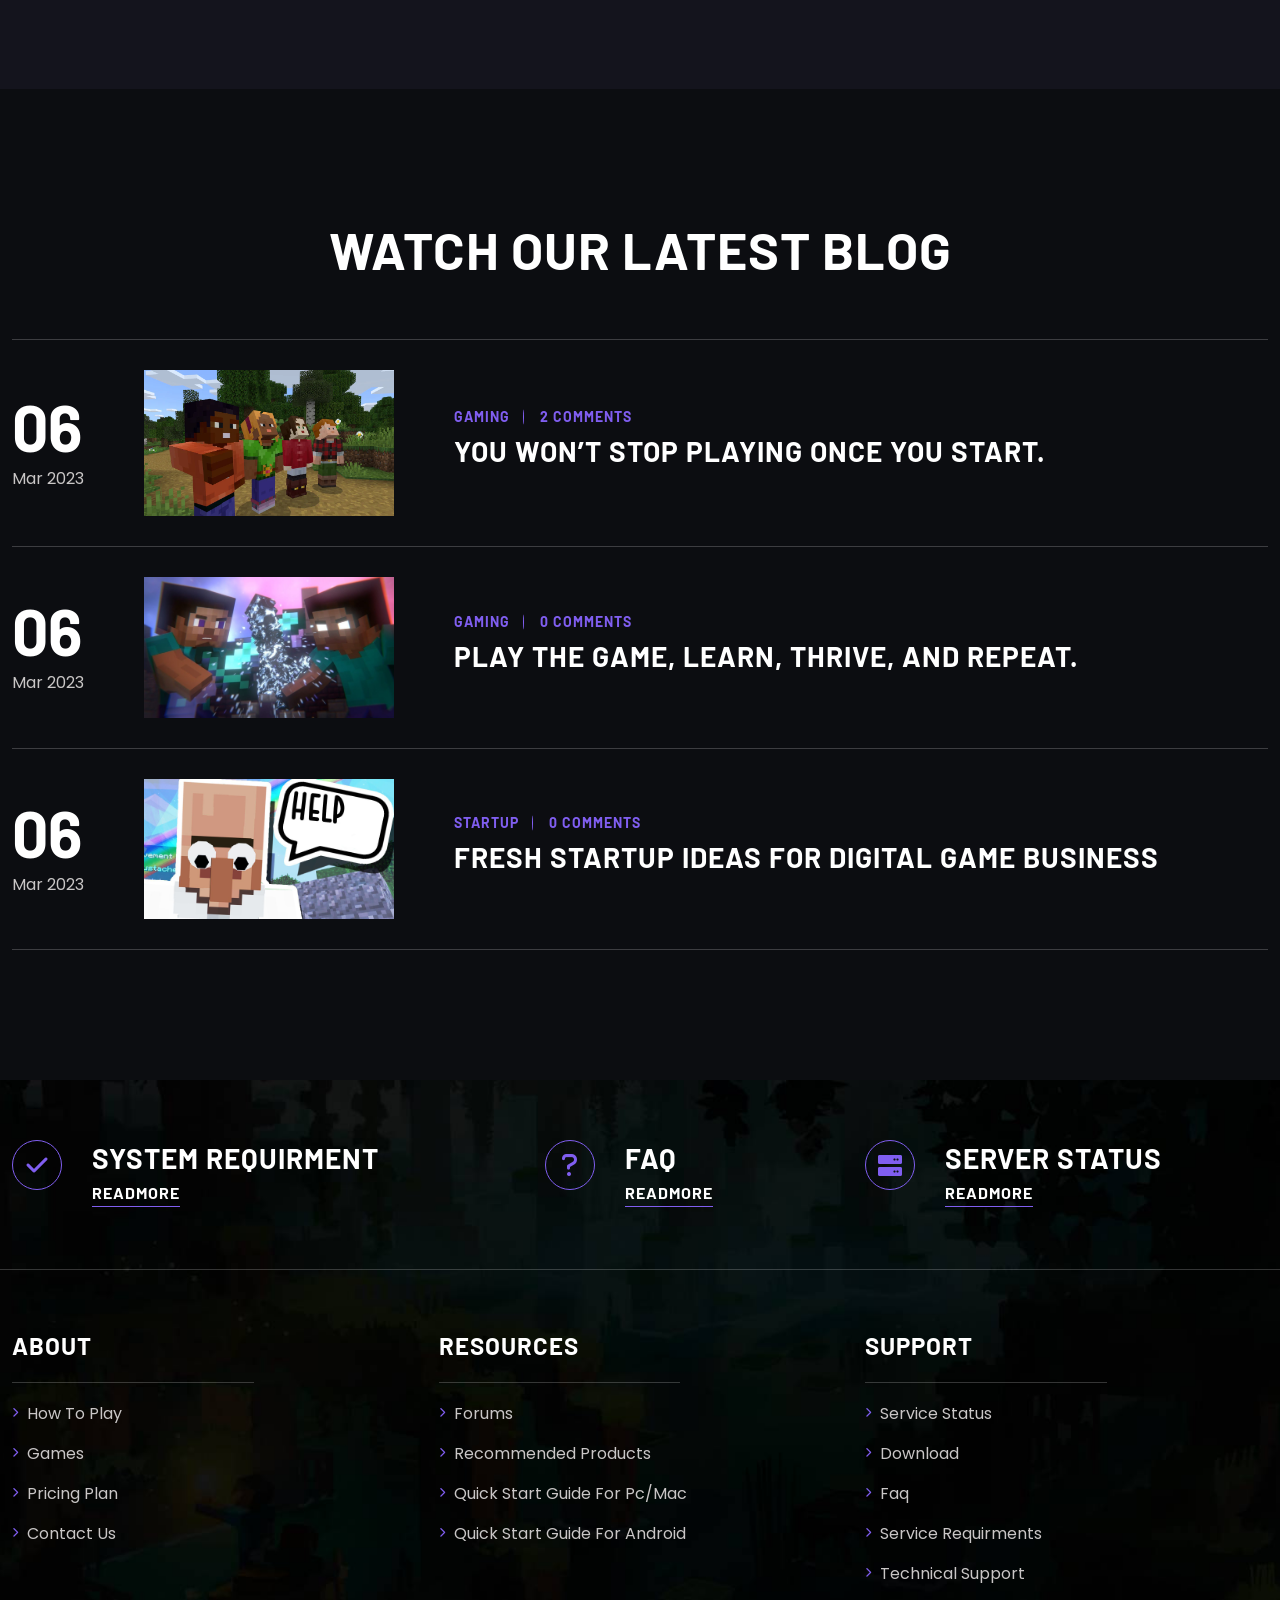
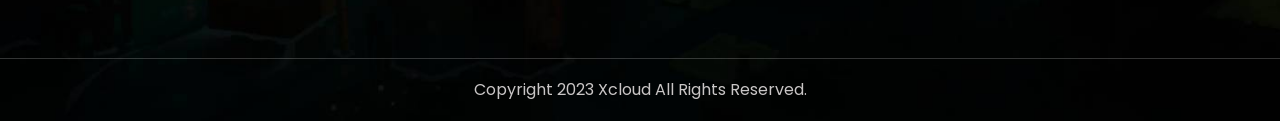
<file: about.html>
<!DOCTYPE html>
<html lang="en">
<head>
    <meta charset="UTF-8">
    <meta http-equiv="X-UA-Compatible" content="IE=edge">
    <meta name="viewport" content="width=device-width, initial-scale=1.0">
    <title>Xcloud - Cloud Gaming HTML Template</title>
    <!-- Favicon -->
    <link rel="shortcut icon" href="images/favicon.ico">
    <!-- Bootstrap -->
    <link rel="stylesheet" href="css/bootstrap.min.css">
    <!-- Owl Carousel -->
    <link rel="stylesheet" href="css/owl.carousel.min.css">
    <!-- Animations -->
    <link rel="stylesheet" href="css/animations.min.css">
    <!-- Icons -->
    <link rel="stylesheet" href="fonts/font-awesome/css/all.min.css">
    <link rel="stylesheet" href="css/ionicons.min.css">
    <link rel="stylesheet" href="fonts/themify-icons/themify-icons.css">
    <link rel="stylesheet" href="fonts/flaticon/flaticon.css">
    <!-- Magnific Popup -->
    <link rel="stylesheet" href="css/magnific-popup.min.css">
    <!-- Style -->
    <link rel="stylesheet" href="css/style.css">
    <!-- Responsive -->
    <link rel="stylesheet" href="css/responsive.css">
</head>
<body>

    <!-- Loading -->
    <div id="pq-loading">
        <div id="pq-loading-center">
            <img src="images/logo/logo.png" alt="loading">
        </div>
    </div>
    <!-- Loading -->

    <!-- Header -->
    <header id="pq-header" class="pq-header-default pq-has-sticky ">
        <div class="pq-top-header ">
            <div class="container">
                <div class="row flex-row-reverse">
                    <div class="col-md-6 text-right">
                        <div class="pq-header-social text-right">
                            <ul>
                                <li><a href="#"><i class="fab fa-facebook-f"></i></a></li>
                                <li><a href="#"><i class="fab fa-instagram"></i></a></li>
                                <li><a href="#"><i class="fab fa-linkedin-in"></i></a></li>
                            </ul>
                        </div>
                    </div>
                    <div class="col-md-6">
                        <div class="pq-header-contact ">
                            <ul>
                                <li>
                                    <a href="tel:+1800001658"><i class="fas fa-phone"></i>
                                        <span>+1800-001-658</span>
                                    </a>
                                </li>
                                <li>
                                    <a href="mailto:info@peacefulqode.com">
                                        <i class="fas fa-envelope"></i>
                                        <span>info@peacefulqode.com</span>
                                    </a>
                                </li>
                            </ul>
                        </div>
                    </div>
                </div>
            </div>
        </div>
    
        <div class="pq-bottom-header">
            <div class="container">
                <div class="row">
                    <div class="col-lg-12">
                        <nav class="navbar navbar-expand-lg navbar-light">
                            <a class="navbar-brand" href="main-home.html">
                                <img class="img-fluid logo" src="images/logo/logo.png" alt="xcloud">
                            </a>
                            <div class="collapse navbar-collapse" id="navbarSupportedContent">
                                <div id="pq-menu-contain" class="pq-menu-contain">
                                    <ul id="pq-main-menu" class="navbar-nav ml-auto">
                                        <li class="menu-item menu-item-has-children">
                                            <a href="main-home.html">Home</a><i class="fa fa-chevron-down pq-submenu-icon"></i>
                                            <ul class="sub-menu">
                                                <li class="menu-item">
                                                    <a href="main-home.html" aria-current="page">Main Home</a>
                                                </li>
                                                <li class="menu-item">
                                                    <a href="cloud-game.html">Cloud Game</a>
                                                </li>
                                                <li class="menu-item">
                                                    <a href="online-gaming.html">Online Gaming</a>
                                                </li>
                                            </ul>
                                        </li>
                                        <li class="menu-item current-menu-item">
                                            <a href="about.html">About</a>
                                        </li>
                                        <li class="menu-item">
                                            <a href="games.html">Games</a>
                                        </li>
                                        <li class="menu-item menu-item-has-children">
                                            <a href="#">page</a><i class="fa fa-chevron-down pq-submenu-icon"></i>
                                            <ul class="sub-menu">
                                                <li class="menu-item">
                                                    <a href="pricing-plan.html">Pricing Plan</a>
                                                </li>
                                                <li class="menu-item">
                                                    <a href="get-started.html">Get Started</a>
                                                </li>
                                                <li class="menu-item">
                                                    <a href="how-to-play.html">How to play</a>
                                                </li>
                                                <li class="menu-item">
                                                    <a href="support.html">Support</a>
                                                </li>
                                                <li class="menu-item">
                                                    <a href="download.html">Download</a>
                                                </li>
                                                <li class="menu-item">
                                                    <a href="faq.html">FAQ</a>
                                                </li>
                                                <li class="menu-item">
                                                    <a href="contact-us.html">Contact Us</a>
                                                </li>
                                                <li class="menu-item">
                                                    <a href="404.html">404</a>
                                                </li>
                                            </ul>
                                        </li>
                                        <li class="menu-item menu-item-has-children">
                                            <a href="#">blog</a><i class="fa fa-chevron-down pq-submenu-icon"></i>
                                            <ul class="sub-menu">
                                                <li class="menu-item menu-item-has-children">
                                                    <a href="#">Grid Style</a><i
                                                        class="fa fa-chevron-down pq-submenu-icon"></i>
                                                    <ul class="sub-menu">
                                                        <li class="menu-item">
                                                            <a href="1-column-blog.html">1 column blog</a>
                                                        </li>
                                                        <li class="menu-item">
                                                            <a href="2-column-blog.html">2 column blog</a>
                                                        </li>
                                                        <li class="menu-item">
                                                            <a href="3-column-blog.html">3 column blog</a>
                                                        </li>
                                                    </ul>
                                                </li>
                                                <li class="menu-item menu-item-has-children">
                                                    <a href="#">blog sidebar</a><i
                                                        class="fa fa-chevron-down pq-submenu-icon"></i>
                                                    <ul class="sub-menu">
                                                        <li id="menu-item-1534" class="menu-item">
                                                            <a href="left-sidebar.html">Left Sidebar</a>
                                                        </li>
                                                        <li class="menu-item">
                                                            <a href="right-sidebar.html">Right Sidebar</a>
                                                        </li>
                                                    </ul>
                                                </li>
                                                <li class="menu-item">
                                                    <a href="you-wont-stop-playing-once-you-start.html">single blog</a>
                                                </li>
                                            </ul>
                                        </li>
                                    </ul>
                                </div>
                            </div>
                            <div class="pq-menu-search-block">
                                <a href="javascript:void(0)" class="pq-tools-serach-button" data-bs-toggle="offcanvas" data-bs-target="#offcanvassearch"><i class="ti-search"></i></a>
                                <div class="offcanvas offcanvas-top" tabindex="-1" id="offcanvassearch">
                                    <form role="search" method="get" class="search-form">
                                        <button type="button" class="btn-close" data-bs-dismiss="offcanvas"
                                            aria-label="Close"></button>
                                        <label>
                                            <span class="screen-reader-text">Search for:</span>
                                            <input type="search" class="search-field" placeholder="Search …" value="" name="s">
                                        </label>
                                        <button type="submit" class="search-submit"><span class="screen-reader-text">Search</span></button>
                                    </form>
                                </div>
                            </div>
                            <div class="pq-btn-container">
                                <div class="pq-button-block">
                                    <a href="games.html" class="pq-button pq-button-flat">
                                        <span class="pq-button-text">play now </span>
                                    </a>
                                </div>
                            </div>
                            <button class="navbar-toggler" type="button" data-bs-toggle="collapse"
                                data-bs-target="#navbarSupportedContent" aria-controls="navbarSupportedContent"
                                aria-expanded="false" aria-label="Toggle navigation">
                                <i class="fas fa-bars"></i>
                            </button>
                        </nav>
                    </div>
                </div>
            </div>
        </div>
    </header>
    <!-- Header -->

    <!-- Breadcrumb -->
    <div class="pq-breadcrumb">
        <div class="container">
            <div class="row align-items-center">
                <div class="col-lg-12">
                    <nav aria-label="breadcrumb">
                        <div class="pq-breadcrumb-title">
                            <h1>About</h1>
                        </div>
                        <div class="pq-breadcrumb-container">
                            <ol class="breadcrumb">
                                <li class="breadcrumb-item"><a href="main-home.html"><i class="fas fa-home"></i>Home</a></li>
                                <li class="breadcrumb-item active">About</li>
                            </ol>
                        </div>
                    </nav>
                </div>
            </div>
        </div>
    </div>
    <!-- Breadcrumb -->

    <!-- No Limits -->
    <section class="no-limits">
        <div class="container">
            <div class="row align-items-center flex-column-reverse flex-xl-row">
                <div class="col-xl-6 pq-pe-30 mt-4 mt-xl-0">
                    <div class="pq-section-title-style-1 pq-pb-10">
                        <h2 class="pq-section-main-title">experience gaming with no limits</h2>
                        <p class="pq-section-description">It is a long established fact that a reader will be distracted by the readable content of a page when looking at its layout. The point of using Lorem Ipsum is that it has a more or less normal distribution.</p>
                    </div>
                    <p class="pq-mb-45">Lorem ipsum dolor sit amet, consectetur adipiscing elit. Ut elit tellus, luctus nec ullamcorper mattis, pulvinar dapibus leo.</p>
                    <div class="pq-btn-container">
                        <div class="pq-button-block">
                            <a class="pq-button pq-button-flat" href="how-to-play.html">
                                <span class="pq-button-text">Play now</span>
                            </a>
                        </div>
                    </div>
                </div>
                <div class="col-xl-6">
                    <div class="pq-no-limits-img">
                        <img src="images/no-limits/1.jpg" class="img-fluid" alt="">
                    </div>
                </div>
            </div>
        </div>
    </section>
    <!-- No Limits -->

    <!-- Marquee -->
    <div class="marquee pq-pb-60">
        <div class="container-fluid">
            <div class="row">
                <div class="col-lg-12 p-0">
                    <div class="pq-marquee-main ">
                        <div class="pq-marquee">
                            <ul class="marquee-content-items">
                                <li>
                                    esports in word now play the next generation <span> cloud gaming</span>
                                </li>
                            </ul>
                            <ul class="marquee-content-items">
                                <li>
                                    esports in word now play the next generation <span> cloud gaming</span>
                                </li>
                            </ul>
                        </div>
                    </div>
                </div>
            </div>
        </div>
    </div>
    <!-- Marquee -->

    <!-- Connection -->
    <section class="connection p-0 pq-bg-grey">
        <div class="container-fluid">
            <div class="row">
                <div class="col-xl-6 pq-video-bg-img-2">
                    <div class="pq-popup-video-block pq-popup-style-1">
                        <div class="pq-video-icon">
                            <a href="https://www.youtube.com/watch?v=XHOmBV4js_E" class="pq-video default popup-youtube">
                                <i aria-hidden="true" class="ion ion-play"></i>
                            </a>	            
                        </div>
                    </div>
                </div>
                <div class="col-xl-6 pq-connection-spacing">
                    <div class="pq-section-title-style-1 pq-me-20 pq-pb-60">
                        <h2 class="pq-section-main-title">Connect and play your games</h2>
                    </div>
                    <div class="row">
                        <div class="col-lg-6 col-md-6">
                            <div class="pq-icon-box pq-style-6">
                                <div class="pq-icon-box-wrapper">
                                    <div class="pq-icon">
                                        <i class="flaticon-simulator"></i>
                                    </div>
                                    <h4 class="pq-icon-box-title">Game Curation</h4>
                                </div>
                                <p class="pq-icon-box-description">Lorem ipsum dolor sit amet, consectetur adipiscing elit, Ut elit tellus, luctus nec ullamcorper mattis, pulvinar.</p>
                            </div>
                        </div>
                        <div class="col-lg-6 col-md-6">
                            <div class="pq-icon-box pq-style-6">
                                <div class="pq-icon-box-wrapper">
                                    <div class="pq-icon">
                                        <i class="flaticon-online-game"></i>
                                    </div>
                                    <h4 class="pq-icon-box-title">Instant Play</h4>
                                </div>
                                <p class="pq-icon-box-description">Lorem ipsum dolor sit amet, consectetur adipiscing elit, Ut elit tellus, luctus nec ullamcorper mattis, pulvinar.</p>
                            </div>
                        </div>
                        <div class="col-lg-6 col-md-6">
                            <div class="pq-icon-box pq-style-6">
                                <div class="pq-icon-box-wrapper">
                                    <div class="pq-icon">
                                        <i class="flaticon-game"></i>
                                    </div>
                                    <h4 class="pq-icon-box-title">Multiple Devices</h4>
                                </div>
                                <p class="pq-icon-box-description">Lorem ipsum dolor sit amet, consectetur adipiscing elit, Ut elit tellus, luctus nec ullamcorper mattis, pulvinar.</p>
                            </div>
                        </div>
                        <div class="col-lg-6 col-md-6">
                            <div class="pq-icon-box pq-style-6">
                                <div class="pq-icon-box-wrapper">
                                    <div class="pq-icon">
                                        <i class="flaticon-gaming-4"></i>
                                    </div>
                                    <h4 class="pq-icon-box-title">High Gaming</h4>
                                </div>
                                <p class="pq-icon-box-description">Lorem ipsum dolor sit amet, consectetur adipiscing elit, Ut elit tellus, luctus nec ullamcorper mattis, pulvinar.</p>
                            </div>
                        </div>
                    </div>
                </div>
            </div>
        </div>
    </section>
    <!-- Connection -->

    <!-- Gallery -->
    <div class="gallery pq-py-130">
        <div class="container-fluid">
            <div class="row">
                <div class="col-lg-12 pq-mb-45">
                    <div class="owl-carousel owl-loaded owl-drag" data-dots="false" data-nav="false" data-desk_num="3" data-lap_num="2" data-tab_num="1" data-mob_num="1" data-mob_sm="1" data-autoplay="true" data-loop="true" data-margin="30">
                        <div class="item">
                            <a href="images/gallery/1.jpg"><img src="images/gallery/1.jpg" class="img-fluid" alt=""></a>
                        </div>
                        <div class="item">
                            <a href="images/gallery/2.jpg"><img src="images/gallery/2.jpg" class="img-fluid" alt=""></a>
                        </div>
                        <div class="item">
                            <a href="images/gallery/3.jpg"><img src="images/gallery/3.jpg" class="img-fluid" alt=""></a>
                        </div>
                        <div class="item">
                            <a href="images/gallery/4.jpg"><img src="images/gallery/4.jpg" class="img-fluid" alt=""></a>
                        </div>
                        <div class="item">
                            <a href="images/gallery/5.jpg"><img src="images/gallery/5.jpg" class="img-fluid" alt=""></a>
                        </div>
                        <div class="item">
                            <a href="images/gallery/6.jpg"><img src="images/gallery/6.jpg" class="img-fluid" alt=""></a>
                        </div>
                        <div class="item">
                            <a href="images/gallery/7.jpg"><img src="images/gallery/7.jpg" class="img-fluid" alt=""></a>
                        </div>
                        <div class="item">
                            <a href="images/gallery/8.jpg"><img src="images/gallery/8.jpg" class="img-fluid" alt=""></a>
                        </div>
                        <div class="item">
                            <a href="images/gallery/9.jpg"><img src="images/gallery/9.jpg" class="img-fluid" alt=""></a>
                        </div>
                    </div>
                </div>
                <div class="col-lg-12 text-center">
                    <div class="pq-btn-container">
                        <div class="pq-button-block">
                            <a class="pq-button pq-button-flat" href="how-to-play.html">
                                <span class="pq-button-text">play now</span>
                            </a>
                        </div>
                    </div>
                </div>
            </div>
        </div>
    </div>
    <!-- Gallery -->

    <!-- Client -->
    <section class="client pq-bg-grey pq-bg-img-5">
        <div class="container">
            <div class="row align-items-center">
                <div class="col-lg-12">
                    <div class="pq-section-title-style-1 text-center">
                        <h2 class="pq-section-main-title">our trusted clients</h2>
                    </div>
                </div>
                <div class="col-xl-2 col-lg-4 col-md-4">
                    <div class="pq-client-box pq-client-style-1">
                        <div class="pq-client-box">
                            <a>
                                <img decoding="async" src="images/client/1.png"
                                    alt="pq-client-img" class="pq-client-img">
                    
                                <img decoding="async" src="images/client/h1.png"
                                    alt="pq-client-img" class="pq-client-hover-img">
                            </a>
                        </div>
                    </div>
                </div>
                <div class="col-xl-2 col-lg-4 col-md-4 mt-4 mt-md-0">
                    <div class="pq-client-box pq-client-style-1">
                        <div class="pq-client-box">
                            <a>
                                <img decoding="async" src="images/client/2.png"
                                    alt="pq-client-img" class="pq-client-img">
                    
                                <img decoding="async" src="images/client/h2.png"
                                    alt="pq-client-img" class="pq-client-hover-img">
                            </a>
                        </div>
                    </div>
                </div>
                <div class="col-xl-2 col-lg-4 col-md-4 mt-4 mt-lg-0">
                    <div class="pq-client-box pq-client-style-1">
                        <div class="pq-client-box">
                            <a>
                                <img decoding="async" src="images/client/3.png"
                                    alt="pq-client-img" class="pq-client-img">
                    
                                <img decoding="async" src="images/client/h3.png"
                                    alt="pq-client-img" class="pq-client-hover-img">
                            </a>
                        </div>
                    </div>
                </div>
                <div class="col-xl-2 col-lg-4 col-md-4 mt-4 mt-xl-0">
                    <div class="pq-client-box pq-client-style-1">
                        <div class="pq-client-box">
                            <a>
                                <img decoding="async" src="images/client/4.png"
                                    alt="pq-client-img" class="pq-client-img">
                    
                                <img decoding="async" src="images/client/h4.png"
                                    alt="pq-client-img" class="pq-client-hover-img">
                            </a>
                        </div>
                    </div>
                </div>
                <div class="col-xl-2 col-lg-4 col-md-4 mt-4 mt-xl-0">
                    <div class="pq-client-box pq-client-style-1">
                        <div class="pq-client-box">
                            <a>
                                <img decoding="async" src="images/client/5.png"
                                    alt="pq-client-img" class="pq-client-img">
                    
                                <img decoding="async" src="images/client/h5.png"
                                    alt="pq-client-img" class="pq-client-hover-img">
                            </a>
                        </div>
                    </div>
                </div>
                <div class="col-xl-2 col-lg-4 col-md-4 mt-4 mt-xl-0">
                    <div class="pq-client-box pq-client-style-1">
                        <div class="pq-client-box">
                            <a>
                                <img decoding="async" src="images/client/6.png"
                                    alt="pq-client-img" class="pq-client-img">
                    
                                <img decoding="async" src="images/client/h6.png"
                                    alt="pq-client-img" class="pq-client-hover-img">
                            </a>
                        </div>
                    </div>
                </div>
                <div class="col-xl-2 col-lg-4 col-md-4 mt-4">
                    <div class="pq-client-box pq-client-style-1">
                        <div class="pq-client-box">
                            <a>
                                <img decoding="async" src="images/client/7.png"
                                    alt="pq-client-img" class="pq-client-img">
                    
                                <img decoding="async" src="images/client/h7.png"
                                    alt="pq-client-img" class="pq-client-hover-img">
                            </a>
                        </div>
                    </div>
                </div>
                <div class="col-xl-2 col-lg-4 col-md-4 mt-4">
                    <div class="pq-client-box pq-client-style-1">
                        <div class="pq-client-box">
                            <a>
                                <img decoding="async" src="images/client/8.png"
                                    alt="pq-client-img" class="pq-client-img">
                    
                                <img decoding="async" src="images/client/h8.png"
                                    alt="pq-client-img" class="pq-client-hover-img">
                            </a>
                        </div>
                    </div>
                </div>
                <div class="col-xl-2 col-lg-4 col-md-4 mt-4">
                    <div class="pq-client-box pq-client-style-1">
                        <div class="pq-client-box">
                            <a>
                                <img decoding="async" src="images/client/9.png"
                                    alt="pq-client-img" class="pq-client-img">
                    
                                <img decoding="async" src="images/client/h9.png"
                                    alt="pq-client-img" class="pq-client-hover-img">
                            </a>
                        </div>
                    </div>
                </div>
                <div class="col-xl-2 col-lg-4 col-md-4 mt-4">
                    <div class="pq-client-box pq-client-style-1">
                        <div class="pq-client-box">
                            <a>
                                <img decoding="async" src="images/client/10.png"
                                    alt="pq-client-img" class="pq-client-img">
                    
                                <img decoding="async" src="images/client/h10.png"
                                    alt="pq-client-img" class="pq-client-hover-img">
                            </a>
                        </div>
                    </div>
                </div>
                <div class="col-xl-2 col-lg-4 col-md-4 mt-4">
                    <div class="pq-client-box pq-client-style-1">
                        <div class="pq-client-box">
                            <a>
                                <img decoding="async" src="images/client/11.png"
                                    alt="pq-client-img" class="pq-client-img">
                    
                                <img decoding="async" src="images/client/h11.png"
                                    alt="pq-client-img" class="pq-client-hover-img">
                            </a>
                        </div>
                    </div>
                </div>
                <div class="col-xl-2 col-lg-4 col-md-4 mt-4">
                    <h6 class="pq-more-link"><a href="games.html">15 more</a></h6>
                </div>
            </div>
        </div>
    </section>
    <!-- Client -->

    <!-- Form Section -->
    <section class="form">
        <div class="container">
            <div class="row flex-column-reverse flex-xl-row">
                <div class="col-xl-6 mt-4 mt-xl-0">
                    <div class="pq-section-title-style-1">
                        <h2 class="pq-section-main-title">lets connect</h2>
                    </div>
                    <form class="pq-applyform mt-3">
                        <div class="row">
                            <div class="col-lg-6 col-md-6">
                                <input type="text" name="Name" placeholder="Name" class="form-control">
                            </div>
                            <div class="col-lg-6 col-md-6">
                                <input type="email" name="Email" placeholder="Email" class="form-control">
                            </div>
                            <div class="col-lg-6 col-md-6">
                                <input type="text" name="Phone No." placeholder="Phone Number" class="form-control">
                            </div>
                            <div class="col-lg-6 col-md-6">
                                <input type="text" name="Project Scope" placeholder="Project Scope" class="form-control">
                            </div>
                            <div class="col-lg-12">
                                <textarea name="Message" id="message" placeholder="Write Your Message" cols="40" rows="10"></textarea>
                            </div>
                            <div class="col-lg-12">
                                <a href="#" class="pq-button pq-button-flat">
                                    <span class="pq-button-text">SEND NOW</span>
                                </a>
                            </div>
                        </div>
                    </form>
                </div>
                <div class="col-xl-6">
                    <img src="images/form-image.jpg" class="img-fluid" alt="">
                </div>
            </div>
        </div>
    </section>
    <!-- Form Section -->

    <!-- Gallery -->
    <div class="gallery pq-bg-grey pq-py-130">
        <div class="container-fluid">
            <div class="row">
                <div class="col-lg-12 pq-mb-45">
                    <div class="owl-carousel owl-loaded owl-drag" data-dots="false" data-nav="false" data-desk_num="3" data-lap_num="2" data-tab_num="1" data-mob_num="1" data-mob_sm="1" data-autoplay="true" data-loop="true" data-margin="30">
                        <div class="item">
                            <a href="images/gallery/1.jpg"><img src="images/gallery/1.jpg" class="img-fluid" alt=""></a>
                        </div>
                        <div class="item">
                            <a href="images/gallery/2.jpg"><img src="images/gallery/2.jpg" class="img-fluid" alt=""></a>
                        </div>
                        <div class="item">
                            <a href="images/gallery/3.jpg"><img src="images/gallery/3.jpg" class="img-fluid" alt=""></a>
                        </div>
                        <div class="item">
                            <a href="images/gallery/4.jpg"><img src="images/gallery/4.jpg" class="img-fluid" alt=""></a>
                        </div>
                        <div class="item">
                            <a href="images/gallery/5.jpg"><img src="images/gallery/5.jpg" class="img-fluid" alt=""></a>
                        </div>
                        <div class="item">
                            <a href="images/gallery/6.jpg"><img src="images/gallery/6.jpg" class="img-fluid" alt=""></a>
                        </div>
                        <div class="item">
                            <a href="images/gallery/7.jpg"><img src="images/gallery/7.jpg" class="img-fluid" alt=""></a>
                        </div>
                        <div class="item">
                            <a href="images/gallery/8.jpg"><img src="images/gallery/8.jpg" class="img-fluid" alt=""></a>
                        </div>
                        <div class="item">
                            <a href="images/gallery/9.jpg"><img src="images/gallery/9.jpg" class="img-fluid" alt=""></a>
                        </div>
                    </div>
                </div>
                <div class="col-lg-12 text-center">
                    <div class="pq-btn-container">
                        <div class="pq-button-block">
                            <a class="pq-button pq-button-flat" href="how-to-play.html">
                                <span class="pq-button-text">play now</span>
                            </a>
                        </div>
                    </div>
                </div>
            </div>
        </div>
    </div>
    <!-- Gallery -->

    <!-- Blog -->
    <section class="blog">
        <div class="container">
            <div class="row">
                <div class="col-lg-12">
                    <div class="pq-section-title-style-1 text-center">
                        <h2 class="pq-section-main-title">watch our latest blog</h2>
                    </div>
                </div>
                <div class="col-lg-12">
                    <div class="pq-blog-post pq-list">
                        <div class="pq-blog-area">
                            <div class="pq-post-meta">
                                <div class="pq-post-date">
                                    <a href="you-wont-stop-playing-once-you-start.html">
                                        <span class="pq-post-blk">06</span>Mar 2023
                                    </a>
                                </div>
                            </div>
                            <div class="pq-post-media">
                                <img loading="lazy" src="images/blog/1.jpg" alt="blog-image" decoding="async">
                            </div>
                            <div class="pq-blog-contain">
                                <div class="pq-post-contain">
                                    <ul>
                                        <li class="pq-post-category">
                                            <a href="you-wont-stop-playing-once-you-start.html"><i class="fa fa-tag"></i>Gaming</a>
                                        </li>
                                        <li class="pq-post-comment">
                                            <a href="you-wont-stop-playing-once-you-start.html">2 Comments</a>
                                        </li>
                                    </ul>
                                </div>
                                <h5 class="pq-blog-title">
                                    <a href="you-wont-stop-playing-once-you-start.html">You won’t stop playing once you start.</a>
                                </h5>
                            </div>
                        </div>
                    </div>
                    <div class="pq-blog-post pq-list">
                        <div class="pq-blog-area">
                            <div class="pq-post-meta">
                                <div class="pq-post-date">
                                    <a href="you-wont-stop-playing-once-you-start.html">
                                        <span class="pq-post-blk">06</span>Mar 2023
                                    </a>
                                </div>
                            </div>
                            <div class="pq-post-media">
                                <img src="images/blog/2.jpg" alt="" decoding="async" loading="lazy">
                            </div>
                            <div class="pq-blog-contain">
                                <div class="pq-post-contain">
                                    <ul>
                                        <li class="pq-post-category">
                                            <a href="you-wont-stop-playing-once-you-start.html"><i class="fa fa-tag"></i>Gaming</a>
                    
                                        </li>
                                        <li class="pq-post-comment">
                                            <a href="you-wont-stop-playing-once-you-start.html">0 Comments</a>
                                        </li>
                                    </ul>
                                </div>
                                <h5 class="pq-blog-title">
                                    <a href="you-wont-stop-playing-once-you-start.html">Play the game, learn, thrive, and repeat.</a>
                                </h5>
                            </div>
                        </div>
                    </div>
                    <div class="pq-blog-post pq-list">
                        <div class="pq-blog-area">
                            <div class="pq-post-meta">
                                <div class="pq-post-date">
                                    <a href="you-wont-stop-playing-once-you-start.html">
                                        <span class="pq-post-blk">06</span>Mar 2023
                                    </a>
                                </div>
                            </div>
                            <div class="pq-post-media">
                                <img src="images/blog/3.jpg" alt="" decoding="async" loading="lazy">
                            </div>
                            <div class="pq-blog-contain">
                                <div class="pq-post-contain">
                                    <ul>
                                        <li class="pq-post-category">
                                            <a href="you-wont-stop-playing-once-you-start.html"><i class="fa fa-tag"></i>startup</a>
                                        </li>
                                        <li class="pq-post-comment">
                                            <a href="you-wont-stop-playing-once-you-start.html">0 Comments</a>
                                        </li>
                                    </ul>
                                </div>
                                <h5 class="pq-blog-title">
                                    <a href="you-wont-stop-playing-once-you-start.html">Fresh startup ideas for digital game business</a>
                                </h5>
                            </div>
                        </div>
                    </div>
                </div>
            </div>
        </div>
    </section>
    <!-- Blog -->
    
    <!-- Footer -->
    <footer id="pq-footer">
        <div class="pq-footer-style-1">
            <div class="pq-footer-top">
                <!-- footer top list -->
                <div class="pq-footer-bottom-list">
                    <div class="container">
                        <div class="row no-gutters">
                            <div class="col-lg-5">
                                <div class="pq-footer-items">
                                    <div class="pq-footer-items-icon">
                                        <i class="fa fa-check" aria-hidden="true"></i>
                                    </div>
                                    <div class="pq-footer-items-info">
                                        <h4>system requirment</h4>
                                        <div class="pq-btn-container">
                                            <div class="pq-button-block">
                                                <a class="pq-button pq-button-link"
                                                    href="support.html">
                                                    <span class="pq-button-text">Readmore</span>
                                                </a>
                                            </div>
                                        </div>
                                    </div>
                                </div>
                            </div>
                            <div class="col-lg-3">
                                <div class="pq-footer-items">
                                    <div class="pq-footer-items-icon">
                                        <i class="fa fa-question" aria-hidden="true"></i>
                                    </div>
                                    <div class="pq-footer-items-info">
                                        <h4>faq</h4>
                                        <div class="pq-btn-container">
                                            <div class="pq-button-block">
                                                <a class="pq-button pq-button-link"
                                                    href="faq.html">
                                                    <span class="pq-button-text">Readmore</span>
                                                </a>
                                            </div>
                                        </div>
                                    </div>
                                </div>
                            </div>
                            <div class="col-lg-4">
                                <div class="pq-footer-items">
                                    <div class="pq-footer-items-icon">
                                        <i class="fa fa-server" aria-hidden="true"></i>
                                    </div>
                                    <div class="pq-footer-items-info">
                                        <h4>server status</h4>
                                        <div class="pq-btn-container">
                                            <div class="pq-button-block">
                                                <a class="pq-button pq-button-link" href="get-started.html">
                                                    <span class="pq-button-text">Readmore</span>
                                                </a>
                                            </div>
                                        </div>
                                    </div>
                                </div>
                            </div>
                        </div>
                    </div>
                </div>
                <!-- footer top list -->
                <div class="pq-footer-bottom">
                    <div class="container">
                        <div class="row">
                            <div class="col-lg-4  col-md-4">
                                <div class="widget">
                                    <h4 class="footer-title">About</h4>
                                    <div class="menu-usefull-link-container">
                                        <ul id="menu-usefull-link" class="menu">
                                            <li class="menu-item">
                                                <a href="how-to-play.html">How to play</a>
                                            </li>
                                            <li class="menu-item">
                                                <a href="games.html">Games</a>
                                            </li>
                                            <li class="menu-item">
                                                <a href="pricing-plan.html">Pricing Plan</a>
                                            </li>
                                            <li class="menu-item">
                                                <a href="contact-us.html">Contact Us</a>
                                            </li>
                                        </ul>
                                    </div>
                                </div>
                            </div>
                            <div class="col-lg-4  col-md-4">
                                <div class="widget">
                                    <h4 class="footer-title">resources</h4>
                                    <div class="menu-resources-link-container">
                                        <ul id="menu-resources-link" class="menu">
                                            <li class="menu-item">
                                                <a href="contact-us.html">forums</a>
                                            </li>
                                            <li class="menu-item">
                                                <a href="download.html">recommended products</a>
                                            </li>
                                            <li class="menu-item">
                                                <a href="how-to-play.html">quick start guide for pc/mac</a>
                                            </li>
                                            <li class="menu-item">
                                                <a href="games.html">quick start guide for android</a>
                                            </li>
                                        </ul>
                                    </div>
                                </div>
                            </div>
                            <div class="col-lg-4 col-md-4">
                                <div class="widget">
                                    <h4 class="footer-title">support</h4>
                                    <div class="menu-support-menu-container">
                                        <ul id="menu-support-menu" class="menu">
                                            <li class="menu-item">
                                                <a href="pricing-plan.html">service status</a>
                                            </li>
                                            <li class="menu-item">
                                                <a href="download.html">download</a>
                                            </li>
                                            <li class="menu-item">
                                                <a href="faq.html">faq</a>
                                            </li>
                                            <li class="menu-item">
                                                <a href="contact-us.html">service requirments</a>
                                            </li>
                                            <li class="menu-item">
                                                <a href="support.html">technical support</a>
                                            </li>
                                        </ul>
                                    </div>
                                </div>
                            </div>
                        </div>
                    </div>
                </div>
            </div>
            <div class="pq-copyright-footer">
                <div class="container">
                    <div class="row">
                        <div class="col-md-12 text-center ">
                            <span class="pq-copyright"> Copyright 2023 Xcloud All Rights Reserved.</span>
                        </div>
                    </div>
                </div>
            </div>
        </div>
    </footer>
    <!-- Footer -->

    <!-- Back to Top -->
    <div id="back-to-top">
        <a class="top" id="top" href="#top"> <i class="ion-ios-arrow-up"></i> </a>
    </div>
    <!-- back to Top -->
    
    <!-- Jquery -->
    <script src="js/jquery.min.js"></script>
    <!-- Bootstrap -->
    <script src="js/bootstrap.min.js"></script>
    <!-- Owl Carousel -->
    <script src="js/owl.carousel.min.js"></script>
    <!-- Wow -->
    <script src="js/wow.min.js"></script>
    <!-- Magnefic Popup -->
    <script src="js/jquery.magnific-popup.min.js"></script>
    <!-- Custom -->
    <script src="js/custom.js"></script>
</body>
</html>
</file>
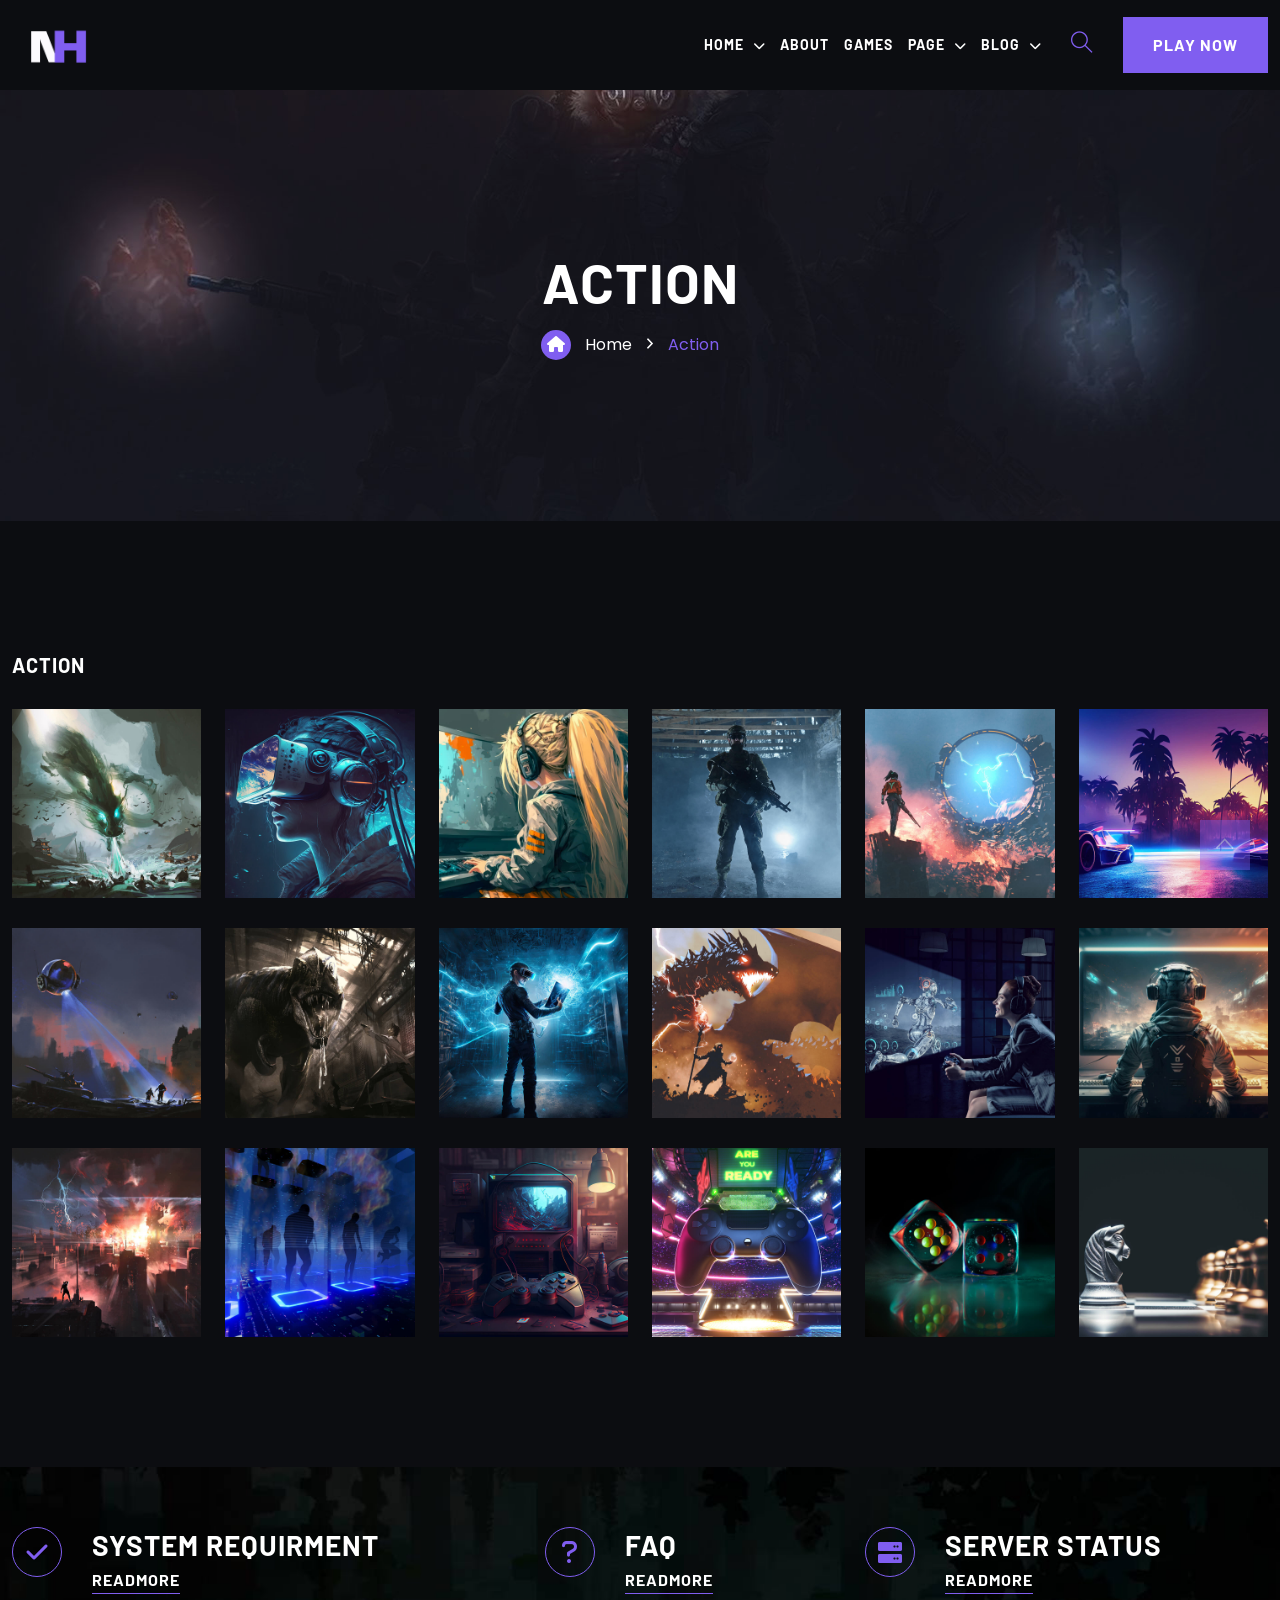
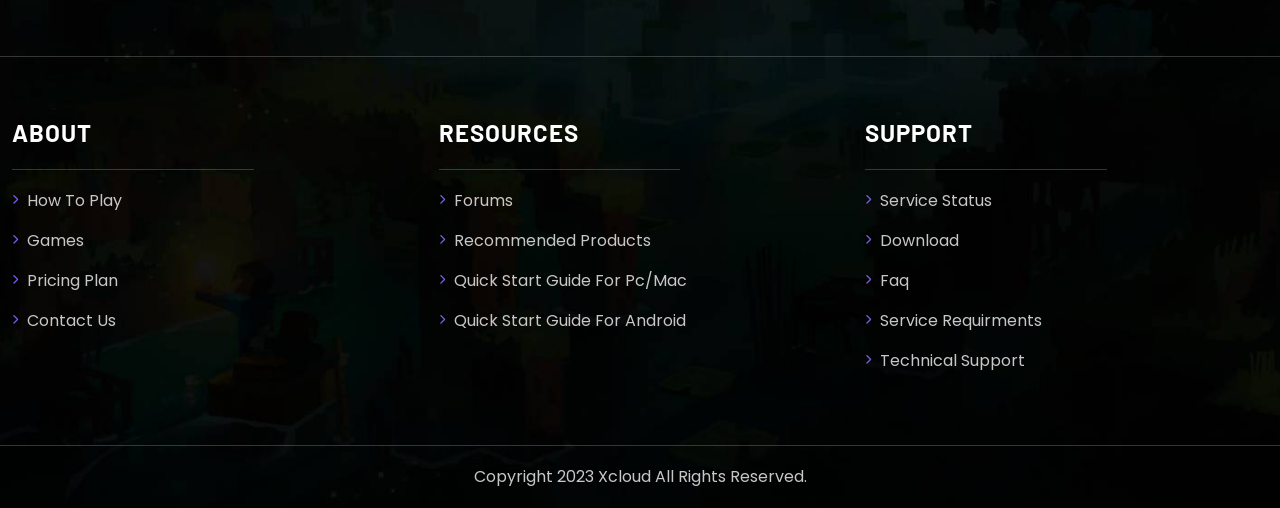
<file: action.html>
<!DOCTYPE html>
<html lang="en">
<head>
    <meta charset="UTF-8">
    <meta http-equiv="X-UA-Compatible" content="IE=edge">
    <meta name="viewport" content="width=device-width, initial-scale=1.0">
    <title>Xcloud - Cloud Gaming HTML Template</title>
    <!-- Favicon -->
    <link rel="shortcut icon" href="images/favicon.ico">
    <!-- Bootstrap -->
    <link rel="stylesheet" href="css/bootstrap.min.css">
    <!-- Animations -->
    <link rel="stylesheet" href="css/animations.min.css">
    <!-- Icons -->
    <link rel="stylesheet" href="fonts/font-awesome/css/all.min.css">
    <link rel="stylesheet" href="css/ionicons.min.css">
    <link rel="stylesheet" href="fonts/themify-icons/themify-icons.css">
    <link rel="stylesheet" href="fonts/flaticon/flaticon.css">
    <!-- Style -->
    <link rel="stylesheet" href="css/style.css">
    <!-- Responsive -->
    <link rel="stylesheet" href="css/responsive.css">
</head>
<body>

    <!-- Loading -->
    <div id="pq-loading">
        <div id="pq-loading-center">
            <img src="images/logo/logo.png" alt="loading">
        </div>
    </div>
    <!-- Loading -->

    <!-- Header -->
    <header id="pq-header" class="pq-header-default pq-has-sticky">
        <div class="pq-bottom-header">
            <div class="container">
                <div class="row">
                    <div class="col-lg-12">
                        <nav class="navbar navbar-expand-lg navbar-light">
                            <a class="navbar-brand" href="main-home.html">
                                <img class="img-fluid logo" src="images/logo/logo.png" alt="xcloud">
                            </a>
                            <div class="collapse navbar-collapse" id="navbarSupportedContent">
                                <div id="pq-menu-contain" class="pq-menu-contain">
                                    <ul id="pq-main-menu" class="navbar-nav ml-auto">
                                        <li class="menu-item menu-item-has-children">
                                            <a href="main-home.html">Home</a><i class="fa fa-chevron-down pq-submenu-icon"></i>
                                            <ul class="sub-menu">
                                                <li class="menu-item">
                                                    <a href="main-home.html" aria-current="page">Main Home</a>
                                                </li>
                                                <li class="menu-item">
                                                    <a href="cloud-game.html">Cloud Game</a>
                                                </li>
                                                <li class="menu-item">
                                                    <a href="online-gaming.html">Online Gaming</a>
                                                </li>
                                            </ul>
                                        </li>
                                        <li class="menu-item">
                                            <a href="about.html">About</a>
                                        </li>
                                        <li class="menu-item">
                                            <a href="games.html">Games</a>
                                        </li>
                                        <li class="menu-item menu-item-has-children">
                                            <a href="#">page</a><i class="fa fa-chevron-down pq-submenu-icon"></i>
                                            <ul class="sub-menu">
                                                <li class="menu-item">
                                                    <a href="pricing-plan.html">Pricing Plan</a>
                                                </li>
                                                <li class="menu-item">
                                                    <a href="get-started.html">Get Started</a>
                                                </li>
                                                <li class="menu-item">
                                                    <a href="how-to-play.html">How to play</a>
                                                </li>
                                                <li class="menu-item">
                                                    <a href="support.html">Support</a>
                                                </li>
                                                <li class="menu-item">
                                                    <a href="download.html">Download</a>
                                                </li>
                                                <li class="menu-item">
                                                    <a href="faq.html">FAQ</a>
                                                </li>
                                                <li class="menu-item">
                                                    <a href="contact-us.html">Contact Us</a>
                                                </li>
                                                <li class="menu-item">
                                                    <a href="404.html">404</a>
                                                </li>
                                            </ul>
                                        </li>
                                        <li class="menu-item menu-item-has-children">
                                            <a href="#">blog</a><i class="fa fa-chevron-down pq-submenu-icon"></i>
                                            <ul class="sub-menu">
                                                <li class="menu-item menu-item-has-children">
                                                    <a href="#">Grid Style</a><i
                                                        class="fa fa-chevron-down pq-submenu-icon"></i>
                                                    <ul class="sub-menu">
                                                        <li class="menu-item">
                                                            <a href="1-column-blog.html">1 column blog</a>
                                                        </li>
                                                        <li class="menu-item">
                                                            <a href="2-column-blog.html">2 column blog</a>
                                                        </li>
                                                        <li class="menu-item">
                                                            <a href="3-column-blog.html">3 column blog</a>
                                                        </li>
                                                    </ul>
                                                </li>
                                                <li class="menu-item menu-item-has-children">
                                                    <a href="#">blog sidebar</a><i
                                                        class="fa fa-chevron-down pq-submenu-icon"></i>
                                                    <ul class="sub-menu">
                                                        <li id="menu-item-1534" class="menu-item">
                                                            <a href="left-sidebar.html">Left Sidebar</a>
                                                        </li>
                                                        <li class="menu-item">
                                                            <a href="right-sidebar.html">Right Sidebar</a>
                                                        </li>
                                                    </ul>
                                                </li>
                                                <li class="menu-item">
                                                    <a href="you-wont-stop-playing-once-you-start.html">single blog</a>
                                                </li>
                                            </ul>
                                        </li>
                                    </ul>
                                </div>
                            </div>
                            <div class="pq-menu-search-block">
                                <a href="javascript:void(0)" class="pq-tools-serach-button" data-bs-toggle="offcanvas" data-bs-target="#offcanvassearch"><i class="ti-search"></i></a>
                                <div class="offcanvas offcanvas-top" tabindex="-1" id="offcanvassearch">
                                    <form role="search" method="get" class="search-form">
                                        <button type="button" class="btn-close" data-bs-dismiss="offcanvas"
                                            aria-label="Close"></button>
                                        <label>
                                            <span class="screen-reader-text">Search for:</span>
                                            <input type="search" class="search-field" placeholder="Search …" value="" name="s">
                                        </label>
                                        <button type="submit" class="search-submit"><span class="screen-reader-text">Search</span></button>
                                    </form>
                                </div>
                            </div>
                            <div class="pq-btn-container">
                                <div class="pq-button-block">
                                    <a href="games.html" class="pq-button pq-button-flat">
                                        <span class="pq-button-text">play now </span>
                                    </a>
                                </div>
                            </div>
                            <button class="navbar-toggler" type="button" data-bs-toggle="collapse"
                                data-bs-target="#navbarSupportedContent" aria-controls="navbarSupportedContent"
                                aria-expanded="false" aria-label="Toggle navigation">
                                <i class="fas fa-bars"></i>
                            </button>
                        </nav>
                    </div>
                </div>
            </div>
        </div>
    </header>
    <!-- Header -->

    <!-- Breadcrumb -->
    <div class="pq-breadcrumb">
        <div class="container">
            <div class="row align-items-center">
                <div class="col-lg-12">
                    <nav aria-label="breadcrumb">
                        <div class="pq-breadcrumb-title">
                            <h1>Action</h1>
                        </div>
                        <div class="pq-breadcrumb-container">
                            <ol class="breadcrumb">
                                <li class="breadcrumb-item"><a href="main-home.html"><i class="fas fa-home"></i>Home</a></li>
                                <li class="breadcrumb-item active">Action</li>
                            </ol>
                        </div>
                    </nav>
                </div>
            </div>
        </div>
    </div>
    <!-- Breadcrumb -->

    <!-- Video Category -->
    <section class="video-category">
        <div class="container">
            <div class="row">
                <div class="col-lg-12">
                    <h6>action</h6>
                </div>
                <div class="col-lg-12 pq-mt-30">
                    <div class="row">
                        <div class="col-xl-2 col-lg-4 col-md-4">
                            <div class="pq-gaming-video-box">
                                <div class="pq-gaming-video-box-media">
                                    <img decoding="async" src="images/categories/video-box/images/1.jpg" alt="Video image" class="pq-gaming-video-box-img">
                                    <div class="pq-gaming-video">
                                        <video class="thevideo" loop muted autoplay>
                                            <source src="images/categories/video-box/videos/1.mp4" type="video/mp4">
                                            <source src="images/categories/video-box/videos/1.mp4" type="video/webm">
                                        </video>
                                    </div>
                                </div>
                            </div>
                        </div>
                        <div class="col-xl-2 col-lg-4 col-md-4 mt-4 mt-md-0">
                            <div class="pq-gaming-video-box">
                                <div class="pq-gaming-video-box-media">
                                    <img decoding="async" src="images/categories/video-box/images/2.jpg" alt="Video image" class="pq-gaming-video-box-img">
                                    <div class="pq-gaming-video">
                                        <video class="thevideo" loop muted autoplay>
                                            <source src="images/categories/video-box/videos/2.mp4" type="video/mp4">
                                            <source src="images/categories/video-box/videos/2.mp4" type="video/webm">
                                        </video>
                                    </div>
                                </div>
                            </div>
                        </div>
                        <div class="col-xl-2 col-lg-4 col-md-4 mt-4 mt-md-0">
                            <div class="pq-gaming-video-box">
                                <div class="pq-gaming-video-box-media">
                                    <img decoding="async" src="images/categories/video-box/images/3.jpg" alt="Video image" class="pq-gaming-video-box-img">
                                    <div class="pq-gaming-video">
                                        <video class="thevideo" loop muted autoplay>
                                            <source src="images/categories/video-box/videos/3.mp4" type="video/mp4">
                                            <source src="images/categories/video-box/videos/3.mp4" type="video/webm">
                                        </video>
                                    </div>
                                </div>
                            </div>
                        </div>
                        <div class="col-xl-2 col-lg-4 col-md-4 mt-4 mt-xl-0">
                            <div class="pq-gaming-video-box">
                                <div class="pq-gaming-video-box-media">
                                    <img decoding="async" src="images/categories/video-box/images/4.jpg" alt="Video image" class="pq-gaming-video-box-img">
                                    <div class="pq-gaming-video">
                                        <video class="thevideo" loop muted autoplay>
                                            <source src="images/categories/video-box/videos/4.mp4" type="video/mp4">
                                            <source src="images/categories/video-box/videos/4.mp4" type="video/webm">
                                        </video>
                                    </div>
                                </div>
                            </div>
                        </div>
                        <div class="col-xl-2 col-lg-4 col-md-4 mt-4 mt-xl-0">
                            <div class="pq-gaming-video-box">
                                <div class="pq-gaming-video-box-media">
                                    <img decoding="async" src="images/categories/video-box/images/5.jpg" alt="Video image" class="pq-gaming-video-box-img">
                                    <div class="pq-gaming-video">
                                        <video class="thevideo" loop muted autoplay>
                                            <source src="images/categories/video-box/videos/5.mp4" type="video/mp4">
                                            <source src="images/categories/video-box/videos/5.mp4" type="video/webm">
                                        </video>
                                    </div>
                                </div>
                            </div>
                        </div>
                        <div class="col-xl-2 col-lg-4 col-md-4 mt-4 mt-xl-0">
                            <div class="pq-gaming-video-box">
                                <div class="pq-gaming-video-box-media">
                                    <img decoding="async" src="images/categories/video-box/images/6.jpg" alt="Video image" class="pq-gaming-video-box-img">
                                    <div class="pq-gaming-video">
                                        <video class="thevideo" loop muted autoplay>
                                            <source src="images/categories/video-box/videos/6.mp4" type="video/mp4">
                                            <source src="images/categories/video-box/videos/6.mp4" type="video/webm">
                                        </video>
                                    </div>
                                </div>
                            </div>
                        </div>
                    </div>
                </div>
                <div class="col-lg-12 pq-mt-30">
                    <div class="row">
                        <div class="col-xl-2 col-lg-4 col-md-4">
                            <div class="pq-gaming-video-box">
                                <div class="pq-gaming-video-box-media">
                                    <img decoding="async" src="images/categories/video-box/images/7.jpg" alt="Video image" class="pq-gaming-video-box-img">
                                    <div class="pq-gaming-video">
                                        <video class="thevideo" loop muted autoplay>
                                            <source src="images/categories/video-box/videos/2.mp4" type="video/mp4">
                                            <source src="images/categories/video-box/videos/2.mp4" type="video/webm">
                                        </video>
                                    </div>
                                </div>
                            </div>
                        </div>
                        <div class="col-xl-2 col-lg-4 col-md-4 mt-4 mt-md-0">
                            <div class="pq-gaming-video-box">
                                <div class="pq-gaming-video-box-media">
                                    <img decoding="async" src="images/categories/video-box/images/8.jpg" alt="Video image" class="pq-gaming-video-box-img">
                                    <div class="pq-gaming-video">
                                        <video class="thevideo" loop muted autoplay>
                                            <source src="images/categories/video-box/videos/1.mp4" type="video/mp4">
                                            <source src="images/categories/video-box/videos/1.mp4" type="video/webm">
                                        </video>
                                    </div>
                                </div>
                            </div>
                        </div>
                        <div class="col-xl-2 col-lg-4 col-md-4 mt-4 mt-md-0">
                            <div class="pq-gaming-video-box">
                                <div class="pq-gaming-video-box-media">
                                    <img decoding="async" src="images/categories/video-box/images/9.jpg" alt="Video image" class="pq-gaming-video-box-img">
                                    <div class="pq-gaming-video">
                                        <video class="thevideo" loop muted autoplay>
                                            <source src="images/categories/video-box/videos/3.mp4" type="video/mp4">
                                            <source src="images/categories/video-box/videos/3.mp4" type="video/webm">
                                        </video>
                                    </div>
                                </div>
                            </div>
                        </div>
                        <div class="col-xl-2 col-lg-4 col-md-4 mt-4 mt-xl-0">
                            <div class="pq-gaming-video-box">
                                <div class="pq-gaming-video-box-media">
                                    <img decoding="async" src="images/categories/video-box/images/10.jpg" alt="Video image" class="pq-gaming-video-box-img">
                                    <div class="pq-gaming-video">
                                        <video class="thevideo" loop muted autoplay>
                                            <source src="images/categories/video-box/videos/5.mp4" type="video/mp4">
                                            <source src="images/categories/video-box/videos/5.mp4" type="video/webm">
                                        </video>
                                    </div>
                                </div>
                            </div>
                        </div>
                        <div class="col-xl-2 col-lg-4 col-md-4 mt-4 mt-xl-0">
                            <div class="pq-gaming-video-box">
                                <div class="pq-gaming-video-box-media">
                                    <img decoding="async" src="images/categories/video-box/images/11.jpg" alt="Video image" class="pq-gaming-video-box-img">
                                    <div class="pq-gaming-video">
                                        <video class="thevideo" loop muted autoplay>
                                            <source src="images/categories/video-box/videos/4.mp4" type="video/mp4">
                                            <source src="images/categories/video-box/videos/4.mp4" type="video/webm">
                                        </video>
                                    </div>
                                </div>
                            </div>
                        </div>
                        <div class="col-xl-2 col-lg-4 col-md-4 mt-4 mt-xl-0">
                            <div class="pq-gaming-video-box">
                                <div class="pq-gaming-video-box-media">
                                    <img decoding="async" src="images/categories/video-box/images/12.jpg" alt="Video image" class="pq-gaming-video-box-img">
                                    <div class="pq-gaming-video">
                                        <video class="thevideo" loop muted autoplay>
                                            <source src="images/categories/video-box/videos/6.mp4" type="video/mp4">
                                            <source src="images/categories/video-box/videos/6.mp4" type="video/webm">
                                        </video>
                                    </div>
                                </div>
                            </div>
                        </div>
                    </div>
                </div>
                <div class="col-lg-12 pq-mt-30">
                    <div class="row">
                        <div class="col-xl-2 col-lg-4 col-md-4">
                            <div class="pq-gaming-video-box">
                                <div class="pq-gaming-video-box-media">
                                    <img decoding="async" src="images/categories/video-box/images/13.jpg" alt="Video image" class="pq-gaming-video-box-img">
                                    <div class="pq-gaming-video">
                                        <video class="thevideo" loop muted autoplay>
                                            <source src="images/categories/video-box/videos/1.mp4" type="video/mp4">
                                            <source src="images/categories/video-box/videos/1.mp4" type="video/webm">
                                        </video>
                                    </div>
                                </div>
                            </div>
                        </div>
                        <div class="col-xl-2 col-lg-4 col-md-4 mt-4 mt-md-0">
                            <div class="pq-gaming-video-box">
                                <div class="pq-gaming-video-box-media">
                                    <img decoding="async" src="images/categories/video-box/images/14.jpg" alt="Video image" class="pq-gaming-video-box-img">
                                    <div class="pq-gaming-video">
                                        <video class="thevideo" loop muted autoplay>
                                            <source src="images/categories/video-box/videos/3.mp4" type="video/mp4">
                                            <source src="images/categories/video-box/videos/3.mp4" type="video/webm">
                                        </video>
                                    </div>
                                </div>
                            </div>
                        </div>
                        <div class="col-xl-2 col-lg-4 col-md-4 mt-4 mt-md-0">
                            <div class="pq-gaming-video-box">
                                <div class="pq-gaming-video-box-media">
                                    <img decoding="async" src="images/categories/video-box/images/15.jpg" alt="Video image" class="pq-gaming-video-box-img">
                                    <div class="pq-gaming-video">
                                        <video class="thevideo" loop muted autoplay>
                                            <source src="images/categories/video-box/videos/4.mp4" type="video/mp4">
                                            <source src="images/categories/video-box/videos/4.mp4" type="video/webm">
                                        </video>
                                    </div>
                                </div>
                            </div>
                        </div>
                        <div class="col-xl-2 col-lg-4 col-md-4 mt-4 mt-xl-0">
                            <div class="pq-gaming-video-box">
                                <div class="pq-gaming-video-box-media">
                                    <img decoding="async" src="images/categories/video-box/images/16.jpg" alt="Video image" class="pq-gaming-video-box-img">
                                    <div class="pq-gaming-video">
                                        <video class="thevideo" loop muted autoplay>
                                            <source src="images/categories/video-box/videos/2.mp4" type="video/mp4">
                                            <source src="images/categories/video-box/videos/2.mp4" type="video/webm">
                                        </video>
                                    </div>
                                </div>
                            </div>
                        </div>
                        <div class="col-xl-2 col-lg-4 col-md-4 mt-4 mt-xl-0">
                            <div class="pq-gaming-video-box">
                                <div class="pq-gaming-video-box-media">
                                    <img decoding="async" src="images/categories/video-box/images/17.jpg" alt="Video image" class="pq-gaming-video-box-img">
                                    <div class="pq-gaming-video">
                                        <video class="thevideo" loop muted autoplay>
                                            <source src="images/categories/video-box/videos/1.mp4" type="video/mp4">
                                            <source src="images/categories/video-box/videos/1.mp4" type="video/webm">
                                        </video>
                                    </div>
                                </div>
                            </div>
                        </div>
                        <div class="col-xl-2 col-lg-4 col-md-4 mt-4 mt-xl-0">
                            <div class="pq-gaming-video-box">
                                <div class="pq-gaming-video-box-media">
                                    <img decoding="async" src="images/categories/video-box/images/18.jpg" alt="Video image" class="pq-gaming-video-box-img">
                                    <div class="pq-gaming-video">
                                        <video class="thevideo" loop muted autoplay>
                                            <source src="images/categories/video-box/videos/4.mp4" type="video/mp4">
                                            <source src="images/categories/video-box/videos/4.mp4" type="video/webm">
                                        </video>
                                    </div>
                                </div>
                            </div>
                        </div>
                    </div>
                </div>
            </div>
        </div>
    </section>
    <!-- Video Category -->

    <!-- Footer -->
    <footer id="pq-footer">
        <div class="pq-footer-style-1">
            <div class="pq-footer-top">
                <!-- footer top list -->
                <div class="pq-footer-bottom-list">
                    <div class="container">
                        <div class="row no-gutters">
                            <div class="col-lg-5">
                                <div class="pq-footer-items">
                                    <div class="pq-footer-items-icon">
                                        <i class="fa fa-check" aria-hidden="true"></i>
                                    </div>
                                    <div class="pq-footer-items-info">
                                        <h4>system requirment</h4>
                                        <div class="pq-btn-container">
                                            <div class="pq-button-block">
                                                <a class="pq-button pq-button-link"
                                                    href="support.html">
                                                    <span class="pq-button-text">Readmore</span>
                                                </a>
                                            </div>
                                        </div>
                                    </div>
                                </div>
                            </div>
                            <div class="col-lg-3">
                                <div class="pq-footer-items">
                                    <div class="pq-footer-items-icon">
                                        <i class="fa fa-question" aria-hidden="true"></i>
                                    </div>
                                    <div class="pq-footer-items-info">
                                        <h4>faq</h4>
                                        <div class="pq-btn-container">
                                            <div class="pq-button-block">
                                                <a class="pq-button pq-button-link"
                                                    href="faq.html">
                                                    <span class="pq-button-text">Readmore</span>
                                                </a>
                                            </div>
                                        </div>
                                    </div>
                                </div>
                            </div>
                            <div class="col-lg-4">
                                <div class="pq-footer-items">
                                    <div class="pq-footer-items-icon">
                                        <i class="fa fa-server" aria-hidden="true"></i>
                                    </div>
                                    <div class="pq-footer-items-info">
                                        <h4>server status</h4>
                                        <div class="pq-btn-container">
                                            <div class="pq-button-block">
                                                <a class="pq-button pq-button-link" href="get-started.html">
                                                    <span class="pq-button-text">Readmore</span>
                                                </a>
                                            </div>
                                        </div>
                                    </div>
                                </div>
                            </div>
                        </div>
                    </div>
                </div>
                <!-- footer top list -->
                <div class="pq-footer-bottom">
                    <div class="container">
                        <div class="row">
                            <div class="col-lg-4  col-md-4">
                                <div class="widget">
                                    <h4 class="footer-title">About</h4>
                                    <div class="menu-usefull-link-container">
                                        <ul id="menu-usefull-link" class="menu">
                                            <li class="menu-item">
                                                <a href="how-to-play.html">How to play</a>
                                            </li>
                                            <li class="menu-item">
                                                <a href="games.html">Games</a>
                                            </li>
                                            <li class="menu-item">
                                                <a href="pricing-plan.html">Pricing Plan</a>
                                            </li>
                                            <li class="menu-item">
                                                <a href="contact-us.html">Contact Us</a>
                                            </li>
                                        </ul>
                                    </div>
                                </div>
                            </div>
                            <div class="col-lg-4  col-md-4">
                                <div class="widget">
                                    <h4 class="footer-title">resources</h4>
                                    <div class="menu-resources-link-container">
                                        <ul id="menu-resources-link" class="menu">
                                            <li class="menu-item">
                                                <a href="contact-us.html">forums</a>
                                            </li>
                                            <li class="menu-item">
                                                <a href="download.html">recommended products</a>
                                            </li>
                                            <li class="menu-item">
                                                <a href="how-to-play.html">quick start guide for pc/mac</a>
                                            </li>
                                            <li class="menu-item">
                                                <a href="games.html">quick start guide for android</a>
                                            </li>
                                        </ul>
                                    </div>
                                </div>
                            </div>
                            <div class="col-lg-4 col-md-4">
                                <div class="widget">
                                    <h4 class="footer-title">support</h4>
                                    <div class="menu-support-menu-container">
                                        <ul id="menu-support-menu" class="menu">
                                            <li class="menu-item">
                                                <a href="pricing-plan.html">service status</a>
                                            </li>
                                            <li class="menu-item">
                                                <a href="download.html">download</a>
                                            </li>
                                            <li class="menu-item">
                                                <a href="faq.html">faq</a>
                                            </li>
                                            <li class="menu-item">
                                                <a href="contact-us.html">service requirments</a>
                                            </li>
                                            <li class="menu-item">
                                                <a href="support.html">technical support</a>
                                            </li>
                                        </ul>
                                    </div>
                                </div>
                            </div>
                        </div>
                    </div>
                </div>
            </div>
            <div class="pq-copyright-footer">
                <div class="container">
                    <div class="row">
                        <div class="col-md-12 text-center ">
                            <span class="pq-copyright"> Copyright 2023 Xcloud All Rights Reserved.</span>
                        </div>
                    </div>
                </div>
            </div>
        </div>
    </footer>
    <!-- Footer -->

    <!-- Back to Top -->
    <div id="back-to-top">
        <a class="top" id="top" href="#top"> <i class="ion-ios-arrow-up"></i> </a>
    </div>
    <!-- back to Top -->
    
    <!-- Jquery -->
    <script src="js/jquery.min.js"></script>
    <!-- Bootstrap -->
    <script src="js/bootstrap.min.js"></script>
    <!-- Owl Carousel -->
    <script src="js/owl.carousel.min.js"></script>
    <!-- Wow -->
    <script src="js/wow.min.js"></script>
    <!-- Magnefic Popup -->
    <script src="js/jquery.magnific-popup.min.js"></script>
    <!-- Custom -->
    <script src="js/custom.js"></script>
</body>
</html>
</file>
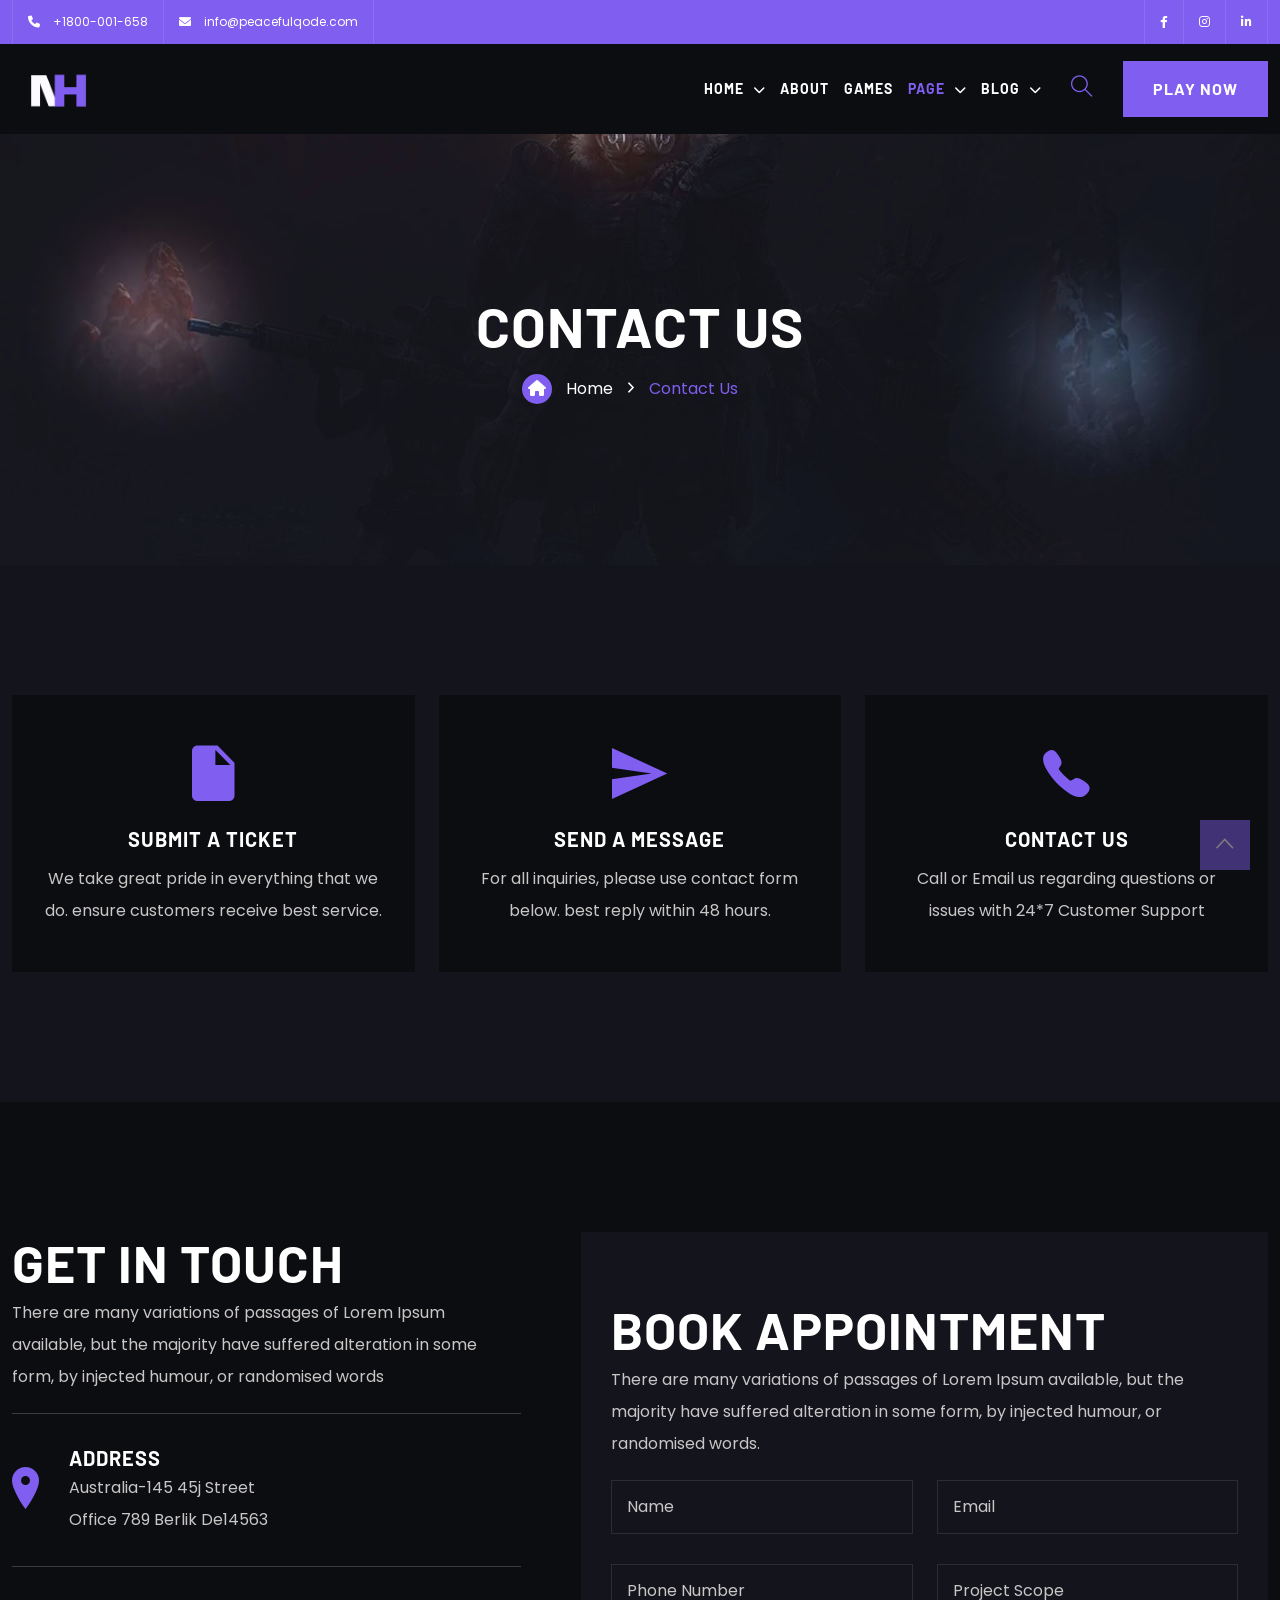
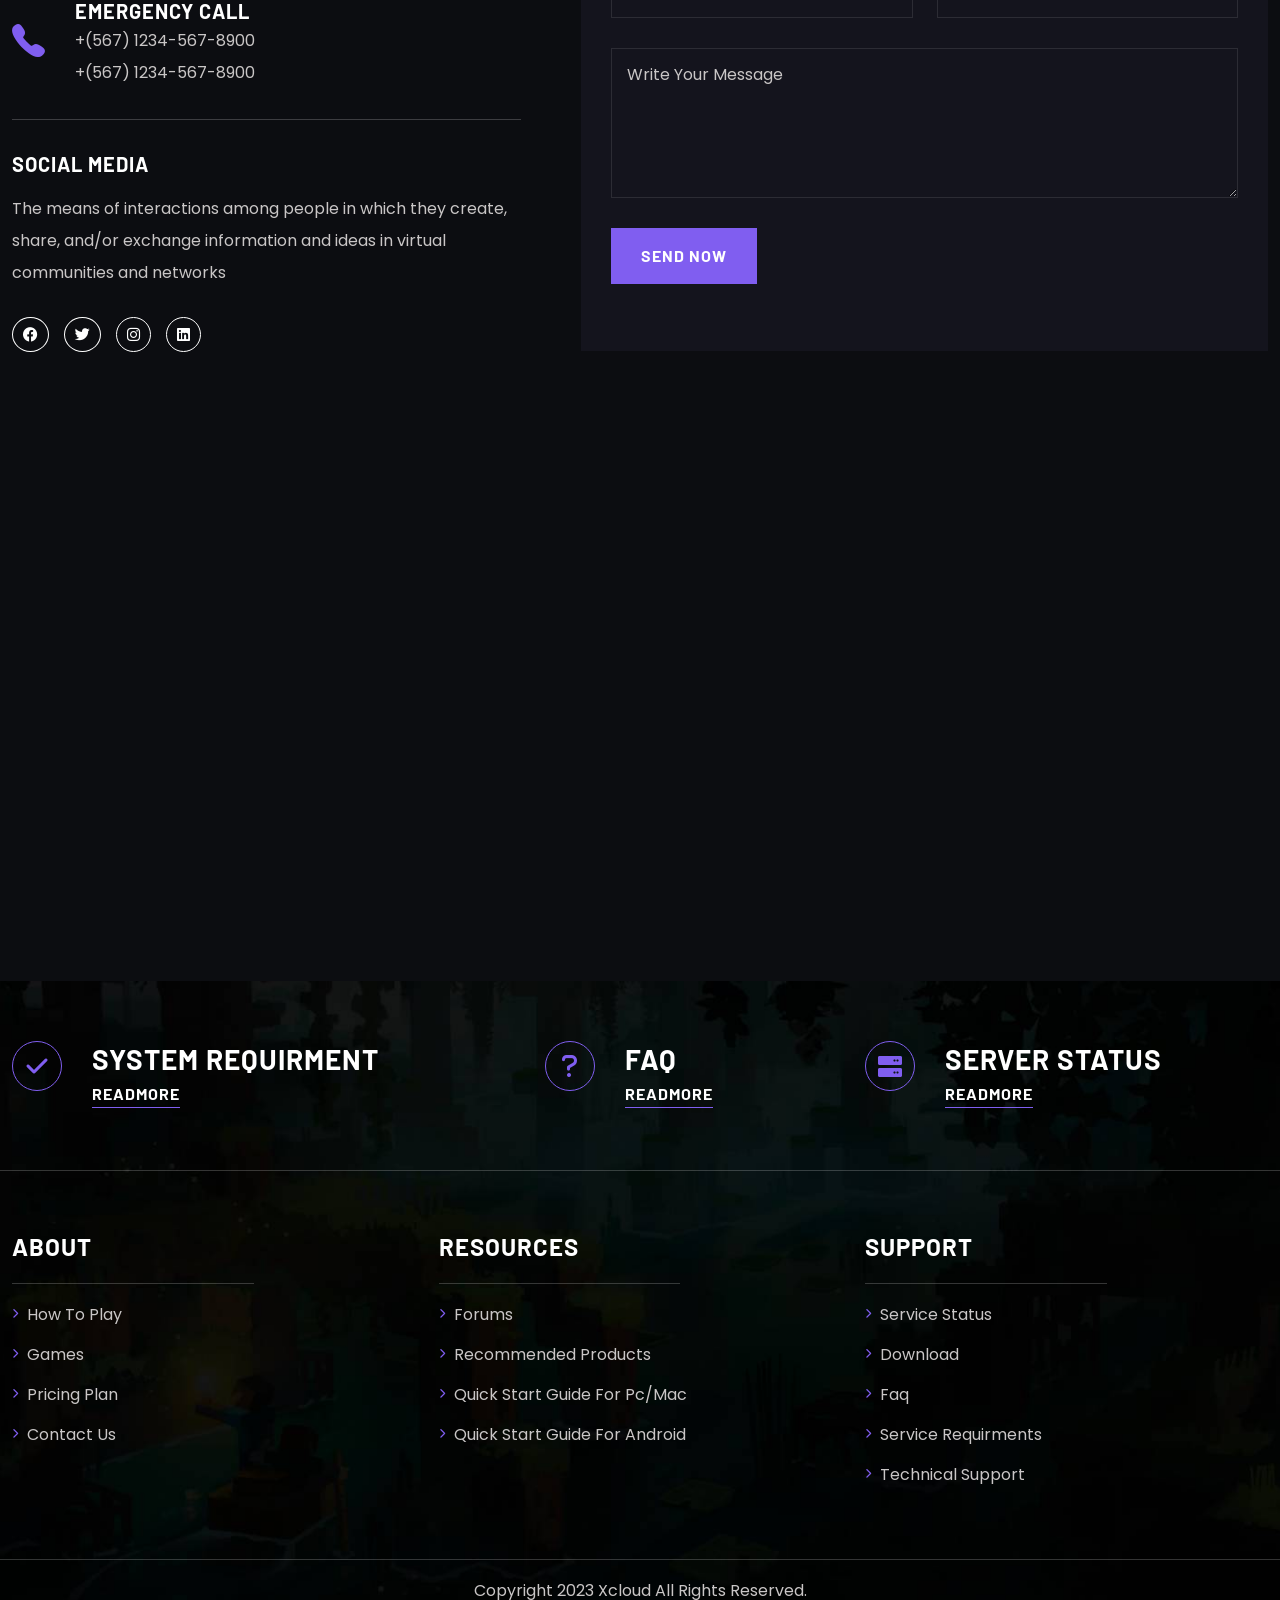
<file: contact-us.html>
<!DOCTYPE html>
<html lang="en">

<head>
    <meta charset="UTF-8">
    <meta http-equiv="X-UA-Compatible" content="IE=edge">
    <meta name="viewport" content="width=device-width, initial-scale=1.0">
    <title>Xcloud - Cloud Gaming HTML Template</title>
    <!-- Favicon -->
    <link rel="shortcut icon" href="images/favicon.ico">
    <!-- Bootstrap -->
    <link rel="stylesheet" href="css/bootstrap.min.css">
    <!-- Animations -->
    <link rel="stylesheet" href="css/animations.min.css">
    <!-- Icons -->
    <link rel="stylesheet" href="fonts/font-awesome/css/all.min.css">
    <link rel="stylesheet" href="css/ionicons.min.css">
    <link rel="stylesheet" href="fonts/themify-icons/themify-icons.css">
    <link rel="stylesheet" href="fonts/flaticon/flaticon.css">
    <!-- Magnific Popup -->
    <link rel="stylesheet" href="css/magnific-popup.min.css">
    <!-- Style -->
    <link rel="stylesheet" href="css/style.css">
    <!-- Responsive -->
    <link rel="stylesheet" href="css/responsive.css">
</head>

<body>

    <!-- Loading -->
    <div id="pq-loading">
        <div id="pq-loading-center">
            <img src="images/logo/logo.png" alt="loading">
        </div>
    </div>
    <!-- Loading -->

    <!-- Header -->
    <header id="pq-header" class="pq-header-default pq-has-sticky">
        <div class="pq-top-header ">
            <div class="container">
                <div class="row flex-row-reverse">
                    <div class="col-md-6 text-right">
                        <div class="pq-header-social text-right">
                            <ul>
                                <li><a href="#"><i class="fab fa-facebook-f"></i></a></li>
                                <li><a href="#"><i class="fab fa-instagram"></i></a></li>
                                <li><a href="#"><i class="fab fa-linkedin-in"></i></a></li>
                            </ul>
                        </div>
                    </div>
                    <div class="col-md-6">
                        <div class="pq-header-contact ">
                            <ul>
                                <li>
                                    <a href="tel:+1800001658"><i class="fas fa-phone"></i>
                                        <span>+1800-001-658</span>
                                    </a>
                                </li>
                                <li>
                                    <a href="mailto:info@peacefulqode.com">
                                        <i class="fas fa-envelope"></i>
                                        <span>info@peacefulqode.com</span>
                                    </a>
                                </li>
                            </ul>
                        </div>
                    </div>
                </div>
            </div>
        </div>
        <div class="pq-bottom-header">
            <div class="container">
                <div class="row">
                    <div class="col-lg-12">
                        <nav class="navbar navbar-expand-lg navbar-light">
                            <a class="navbar-brand" href="main-home.html">
                                <img class="img-fluid logo" src="images/logo/logo.png" alt="xcloud">
                            </a>
                            <div class="collapse navbar-collapse" id="navbarSupportedContent">
                                <div id="pq-menu-contain" class="pq-menu-contain">
                                    <ul id="pq-main-menu" class="navbar-nav ml-auto">
                                        <li class="menu-item menu-item-has-children">
                                            <a href="main-home.html">Home</a><i
                                                class="fa fa-chevron-down pq-submenu-icon"></i>
                                            <ul class="sub-menu">
                                                <li class="menu-item">
                                                    <a href="main-home.html" aria-current="page">Main Home</a>
                                                </li>
                                                <li class="menu-item">
                                                    <a href="cloud-game.html">Cloud Game</a>
                                                </li>
                                                <li class="menu-item">
                                                    <a href="online-gaming.html">Online Gaming</a>
                                                </li>
                                            </ul>
                                        </li>
                                        <li class="menu-item">
                                            <a href="about.html">About</a>
                                        </li>
                                        <li class="menu-item">
                                            <a href="games.html">Games</a>
                                        </li>
                                        <li class="menu-item current-menu-item menu-item-has-children">
                                            <a href="#">page</a><i class="fa fa-chevron-down pq-submenu-icon"></i>
                                            <ul class="sub-menu">
                                                <li class="menu-item">
                                                    <a href="pricing-plan.html">Pricing Plan</a>
                                                </li>
                                                <li class="menu-item">
                                                    <a href="get-started.html">Get Started</a>
                                                </li>
                                                <li class="menu-item">
                                                    <a href="how-to-play.html">How to play</a>
                                                </li>
                                                <li class="menu-item">
                                                    <a href="support.html">Support</a>
                                                </li>
                                                <li class="menu-item">
                                                    <a href="download.html">Download</a>
                                                </li>
                                                <li class="menu-item">
                                                    <a href="faq.html">FAQ</a>
                                                </li>
                                                <li class="menu-item current-menu-item">
                                                    <a href="contact-us.html">Contact Us</a>
                                                </li>
                                                <li class="menu-item">
                                                    <a href="404.html">404</a>
                                                </li>
                                            </ul>
                                        </li>
                                        <li class="menu-item menu-item-has-children">
                                            <a href="#">blog</a><i class="fa fa-chevron-down pq-submenu-icon"></i>
                                            <ul class="sub-menu">
                                                <li class="menu-item menu-item-has-children">
                                                    <a href="#">Grid Style</a><i
                                                        class="fa fa-chevron-down pq-submenu-icon"></i>
                                                    <ul class="sub-menu">
                                                        <li class="menu-item">
                                                            <a href="1-column-blog.html">1 column blog</a>
                                                        </li>
                                                        <li class="menu-item">
                                                            <a href="2-column-blog.html">2 column blog</a>
                                                        </li>
                                                        <li class="menu-item">
                                                            <a href="3-column-blog.html">3 column blog</a>
                                                        </li>
                                                    </ul>
                                                </li>
                                                <li class="menu-item menu-item-has-children">
                                                    <a href="#">blog sidebar</a><i
                                                        class="fa fa-chevron-down pq-submenu-icon"></i>
                                                    <ul class="sub-menu">
                                                        <li id="menu-item-1534" class="menu-item">
                                                            <a href="left-sidebar.html">Left Sidebar</a>
                                                        </li>
                                                        <li class="menu-item">
                                                            <a href="right-sidebar.html">Right Sidebar</a>
                                                        </li>
                                                    </ul>
                                                </li>
                                                <li class="menu-item">
                                                    <a href="you-wont-stop-playing-once-you-start.html">single blog</a>
                                                </li>
                                            </ul>
                                        </li>
                                    </ul>
                                </div>
                            </div>
                            <div class="pq-menu-search-block">
                                <a href="javascript:void(0)" class="pq-tools-serach-button" data-bs-toggle="offcanvas"
                                    data-bs-target="#offcanvassearch"><i class="ti-search"></i></a>
                                <div class="offcanvas offcanvas-top" tabindex="-1" id="offcanvassearch">
                                    <form role="search" method="get" class="search-form">
                                        <button type="button" class="btn-close" data-bs-dismiss="offcanvas" aria-label="Close"></button>
                                        <label>
                                            <span class="screen-reader-text">Search for:</span>
                                            <input type="search" class="search-field" placeholder="Search …" value="" name="s">
                                        </label>
                                        <button type="submit" class="search-submit">
                                            <span class="screen-reader-text">Search</span>
                                        </button>
                                    </form>
                                </div>
                            </div>
                            <div class="pq-btn-container">
                                <div class="pq-button-block">
                                    <a href="games.html" class="pq-button pq-button-flat">
                                        <span class="pq-button-text">play now </span>
                                    </a>
                                </div>
                            </div>
                            <button class="navbar-toggler" type="button" data-bs-toggle="collapse"
                                data-bs-target="#navbarSupportedContent" aria-controls="navbarSupportedContent"
                                aria-expanded="false" aria-label="Toggle navigation">
                                <i class="fas fa-bars"></i>
                            </button>
                        </nav>
                    </div>
                </div>
            </div>
        </div>
    </header>
    <!-- Header -->

    <!-- Breadcrumb -->
    <div class="pq-breadcrumb">
        <div class="container">
            <div class="row align-items-center">
                <div class="col-lg-12">
                    <nav aria-label="breadcrumb">
                        <div class="pq-breadcrumb-title">
                            <h1>Contact Us</h1>
                        </div>
                        <div class="pq-breadcrumb-container">
                            <ol class="breadcrumb">
                                <li class="breadcrumb-item"><a href="main-home.html"><i class="fas fa-home"></i>Home</a>
                                </li>
                                <li class="breadcrumb-item active">Contact Us</li>
                            </ol>
                        </div>
                    </nav>
                </div>
            </div>
        </div>
    </div>
    <!-- Breadcrumb -->

    <!-- Contact -->
    <section class="contact pq-bg-grey">
        <div class="container">
            <div class="row">
                <div class="col-lg-4 col-md-6">
                    <div class="pq-icon-box pq-style-4">
                        <div class="pq-icon">
                            <i class="ion ion-android-document"></i>
                        </div>
                        <div class="pq-icon-box-content">
                            <h6 class="pq-icon-box-title">submit a ticket</h6>
                            <p class="pq-icon-box-description">We take great pride in everything that we do. ensure customers receive best service.</p>
                        </div>
                    </div>
                </div>
                <div class="col-lg-4 col-md-6 mt-4 mt-md-0">
                    <div class="pq-icon-box pq-style-4">
                        <div class="pq-icon">
                            <i class="ion ion-android-send"></i>
                        </div>
                        <div class="pq-icon-box-content">
                            <h6 class="pq-icon-box-title">send a message</h6>
                            <p class="pq-icon-box-description">For all inquiries, please use contact form below. best reply within 48 hours.</p>
                        </div>
                    </div>
                </div>
                <div class="col-lg-4 col-md-12 mt-4 mt-lg-0">
                    <div class="pq-icon-box pq-style-4">
                        <div class="pq-icon">
                            <i class="ion ion-ios-telephone"></i>
                        </div>
                        <div class="pq-icon-box-content">
                            <h6 class="pq-icon-box-title">contact us</h6>
                            <p class="pq-icon-box-description">Call or Email us regarding questions or issues with 24*7 Customer Support</p>
                        </div>
                    </div>
                </div>
            </div>
        </div>
    </section>
    <!-- Contact -->

    <!-- Get In Touch -->
    <section class="get-in-touch">
        <div class="container">
            <div class="row">
                <div class="col-lg-5">
                    <div class="pq-section-title-style-1">
                        <h2 class="pq-section-main-title">get in touch</h2>
                        <p class="pq-section-description">There are many variations of passages of Lorem Ipsum available, but the majority have suffered alteration in some form, by injected humour, or randomised words</p>
                    </div>
                    <div class="pq-contact-box">
                        <div class="pq-contact-box-icon">
                            <i class="ion ion-ios-location"></i>
                        </div>
                        <div class="pq-contact-box-content">
                            <h6 class="pq-contact-box-title mb-0">Address</h6>
                            <p class="pq-contact-box-description">Australia-145 45j Street<br>Office 789 Berlik De14563</p>
                        </div>
                    </div>
                    <div class="pq-contact-box">
                        <div class="pq-contact-box-icon">
                            <i class="ion ion-ios-telephone"></i>
                        </div>
                        <div class="pq-contact-box-content">
                            <h6 class="pq-contact-box-title mb-0">Emergency Call</h6>
                            <p class="pq-contact-box-description">+(567) 1234-567-8900<br>+(567) 1234-567-8900</p>
                        </div>
                    </div>
                    <div class="pq-contact-box">
                        <div class="pq-contact-box-content">
                            <h6 class="pq-contact-box-title">Social Media</h6>
                            <p class="pq-contact-box-description">The means of interactions among people in which they create, share, and/or exchange information and ideas in virtual communities and networks</p>
                        </div>
                    </div>
                    <ul class="pq-social-media-grid">
                        <li>
                            <a href="#">
                                <i class="fab fa-facebook"></i>
                            </a>
                        </li>
                        <li>
                            <a href="#">
                                <i class="fab fa-twitter"></i>
                            </a>
                        </li>
                        <li>
                            <a href="#">
                                <i class="fab fa-instagram"></i>
                            </a>
                        </li>
                        <li>
                            <a href="#">
                                <i class="fab fa-linkedin"></i>
                            </a>
                        </li>
                    </ul>
                </div>
                <div class="col-lg-7 mt-4 mt-lg-0 ps-xl-5">
                    <form class="contact-form pq-applyform pq-bg-grey">
                        <div class="pq-section-title-style-1">
                            <h2 class="pq-section-main-title">book appointment</h2>
                            <p class="pq-section-description">There are many variations of passages of Lorem Ipsum available, but the majority have suffered alteration in some form, by injected humour, or randomised words.</p>
                        </div>
                        <div class="row">
                            <div class="col-lg-6">
                                <input type="text" name="Name" placeholder="Name" class="form-control">
                            </div>
                            <div class="col-lg-6">
                                <input type="email" name="Email" placeholder="Email" class="form-control">
                            </div>
                            <div class="col-lg-6">
                                <input type="text" name="Phone No." placeholder="Phone Number" class="form-control">
                            </div>
                            <div class="col-lg-6">
                                <input type="text" name="Project Scope" placeholder="Project Scope" class="form-control">
                            </div>
                            <div class="col-lg-12">
                                <textarea name="Message" id="message" placeholder="Write Your Message" cols="40" rows="10"></textarea>
                            </div>
                            <div class="col-lg-12">
                                <a href="#" class="pq-button pq-button-flat">
                                    <span class="pq-button-text">SEND NOW</span>
                                </a>
                            </div>
                        </div>
                    </form>
                </div>
            </div>
        </div>
    </section>
    <!-- Get In Touch -->

    <!-- Map -->
    <div class="map p-0">
        <div class="pq-bg-map">
            <iframe src="https://www.google.com/maps/embed?pb=!1m19!1m8!1m3!1d317893.19730324426!2d-0.1195537!3d51.5032973!3m2!1i1024!2i768!4f13.1!4m8!3e6!4m0!4m5!1s0x487604b900d26973%3A0x4291f3172409ea92!2slastminute.com%20London%20Eye%20Riverside%20Building%2C%20County%20Hall%20London%20SE1%207PB%20United%20Kingdom!3m2!1d51.5032973!2d-0.1195537!5e0!3m2!1sen!2sin!4v1652772883319!5m2!1sen!2sin" allowfullscreen="" referrerpolicy="no-referrer-when-downgrade"></iframe>
        </div>
    </div>
    <!-- Map -->

    <!-- Footer -->
    <footer id="pq-footer">
        <div class="pq-footer-style-1">
            <div class="pq-footer-top">
                <!-- footer top list -->
                <div class="pq-footer-bottom-list">
                    <div class="container">
                        <div class="row no-gutters">
                            <div class="col-lg-5">
                                <div class="pq-footer-items">
                                    <div class="pq-footer-items-icon">
                                        <i class="fa fa-check" aria-hidden="true"></i>
                                    </div>
                                    <div class="pq-footer-items-info">
                                        <h4>system requirment</h4>
                                        <div class="pq-btn-container">
                                            <div class="pq-button-block">
                                                <a class="pq-button pq-button-link" href="support.html">
                                                    <span class="pq-button-text">Readmore</span>
                                                </a>
                                            </div>
                                        </div>
                                    </div>
                                </div>
                            </div>
                            <div class="col-lg-3">
                                <div class="pq-footer-items">
                                    <div class="pq-footer-items-icon">
                                        <i class="fa fa-question" aria-hidden="true"></i>
                                    </div>
                                    <div class="pq-footer-items-info">
                                        <h4>faq</h4>
                                        <div class="pq-btn-container">
                                            <div class="pq-button-block">
                                                <a class="pq-button pq-button-link" href="faq.html">
                                                    <span class="pq-button-text">Readmore</span>
                                                </a>
                                            </div>
                                        </div>
                                    </div>
                                </div>
                            </div>
                            <div class="col-lg-4">
                                <div class="pq-footer-items">
                                    <div class="pq-footer-items-icon">
                                        <i class="fa fa-server" aria-hidden="true"></i>
                                    </div>
                                    <div class="pq-footer-items-info">
                                        <h4>server status</h4>
                                        <div class="pq-btn-container">
                                            <div class="pq-button-block">
                                                <a class="pq-button pq-button-link" href="get-started.html">
                                                    <span class="pq-button-text">Readmore</span>
                                                </a>
                                            </div>
                                        </div>
                                    </div>
                                </div>
                            </div>
                        </div>
                    </div>
                </div>
                <!-- footer top list -->
                <div class="pq-footer-bottom">
                    <div class="container">
                        <div class="row">
                            <div class="col-lg-4  col-md-4">
                                <div class="widget">
                                    <h4 class="footer-title">About</h4>
                                    <div class="menu-usefull-link-container">
                                        <ul id="menu-usefull-link" class="menu">
                                            <li class="menu-item">
                                                <a href="how-to-play.html">How to play</a>
                                            </li>
                                            <li class="menu-item">
                                                <a href="games.html">Games</a>
                                            </li>
                                            <li class="menu-item">
                                                <a href="pricing-plan.html">Pricing Plan</a>
                                            </li>
                                            <li class="menu-item">
                                                <a href="contact-us.html">Contact Us</a>
                                            </li>
                                        </ul>
                                    </div>
                                </div>
                            </div>
                            <div class="col-lg-4  col-md-4">
                                <div class="widget">
                                    <h4 class="footer-title">resources</h4>
                                    <div class="menu-resources-link-container">
                                        <ul id="menu-resources-link" class="menu">
                                            <li class="menu-item">
                                                <a href="contact-us.html">forums</a>
                                            </li>
                                            <li class="menu-item">
                                                <a href="download.html">recommended products</a>
                                            </li>
                                            <li class="menu-item">
                                                <a href="how-to-play.html">quick start guide for pc/mac</a>
                                            </li>
                                            <li class="menu-item">
                                                <a href="games.html">quick start guide for android</a>
                                            </li>
                                        </ul>
                                    </div>
                                </div>
                            </div>
                            <div class="col-lg-4 col-md-4">
                                <div class="widget">
                                    <h4 class="footer-title">support</h4>
                                    <div class="menu-support-menu-container">
                                        <ul id="menu-support-menu" class="menu">
                                            <li class="menu-item">
                                                <a href="pricing-plan.html">service status</a>
                                            </li>
                                            <li class="menu-item">
                                                <a href="download.html">download</a>
                                            </li>
                                            <li class="menu-item">
                                                <a href="faq.html">faq</a>
                                            </li>
                                            <li class="menu-item">
                                                <a href="contact-us.html">service requirments</a>
                                            </li>
                                            <li class="menu-item">
                                                <a href="support.html">technical support</a>
                                            </li>
                                        </ul>
                                    </div>
                                </div>
                            </div>
                        </div>
                    </div>
                </div>
            </div>
            <div class="pq-copyright-footer">
                <div class="container">
                    <div class="row">
                        <div class="col-md-12 text-center ">
                            <span class="pq-copyright"> Copyright 2023 Xcloud All Rights Reserved.</span>
                        </div>
                    </div>
                </div>
            </div>
        </div>
    </footer>
    <!-- Footer -->

    <!-- Back to Top -->
    <div id="back-to-top">
        <a class="top" id="top" href="#top"> <i class="ion-ios-arrow-up"></i> </a>
    </div>
    <!-- back to Top -->

    <!-- Jquery -->
    <script src="js/jquery.min.js"></script>
    <!-- Bootstrap -->
    <script src="js/bootstrap.min.js"></script>
    <!-- Owl Carousel -->
    <script src="js/owl.carousel.min.js"></script>
    <!-- Wow -->
    <script src="js/wow.min.js"></script>
    <!-- Magnefic Popup -->
    <script src="js/jquery.magnific-popup.min.js"></script>
    <!-- Custom -->
    <script src="js/custom.js"></script>
</body>

</html>
</file>
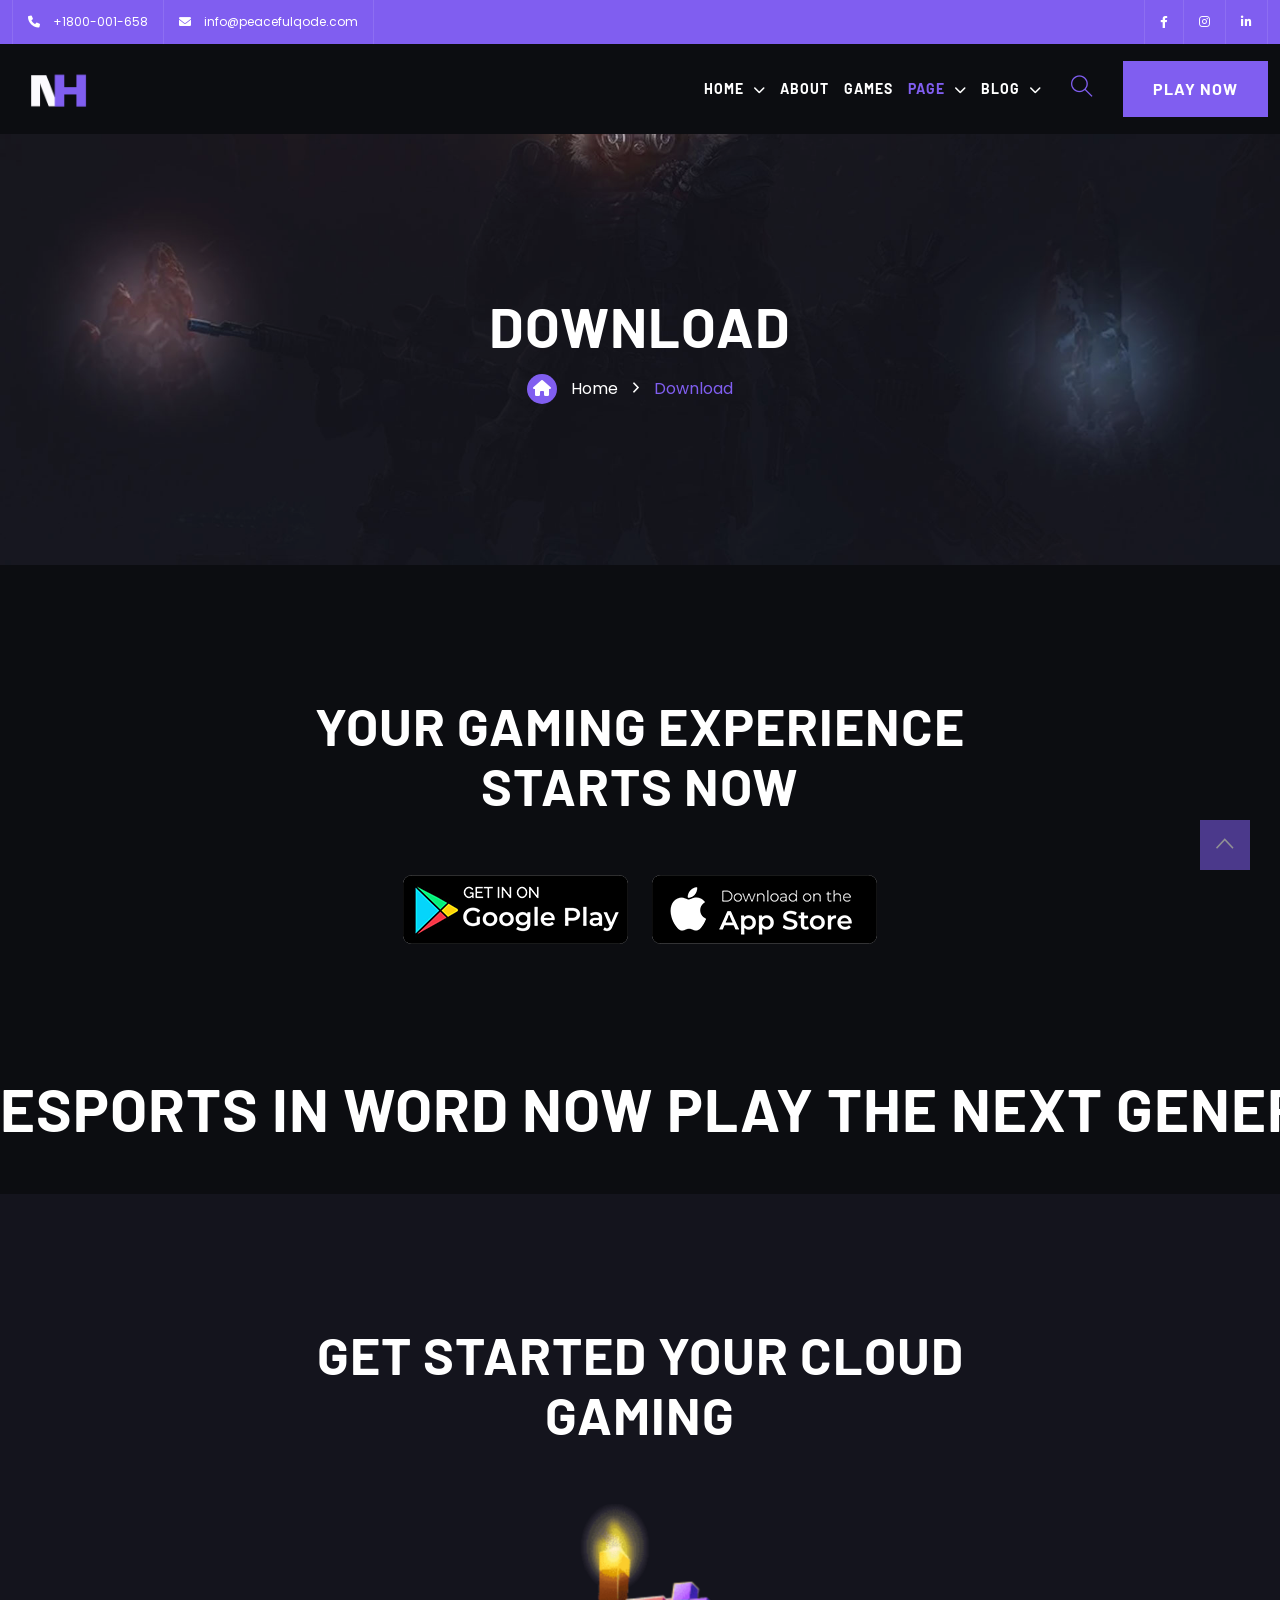
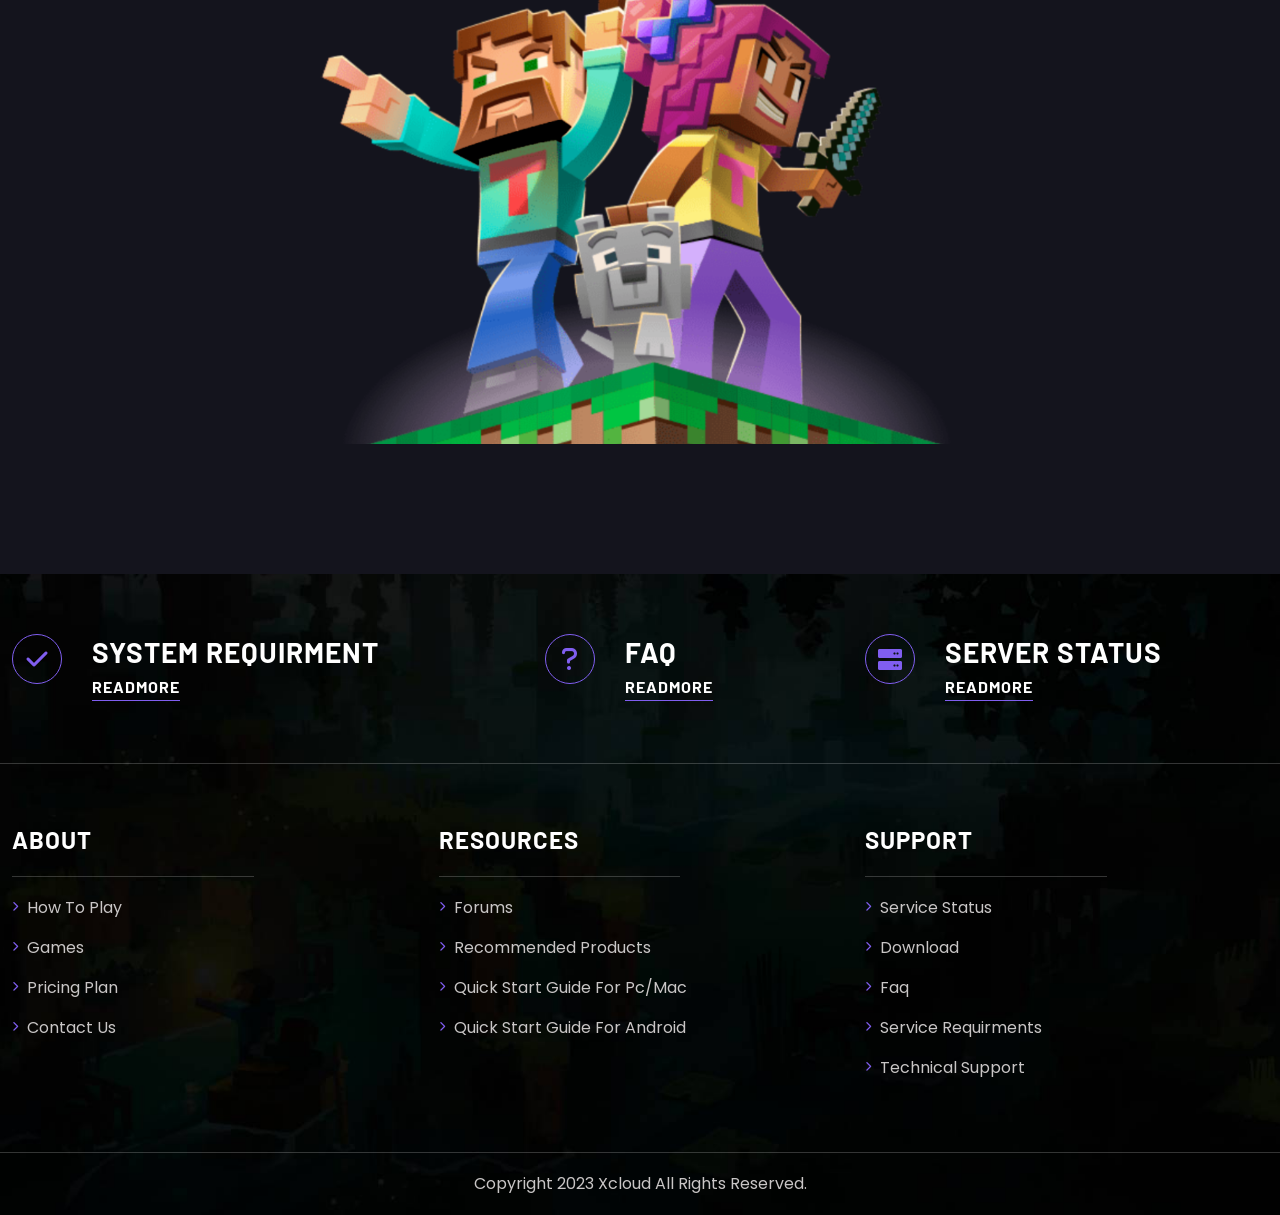
<file: download.html>
<!DOCTYPE html>
<html lang="en">

<head>
    <meta charset="UTF-8">
    <meta http-equiv="X-UA-Compatible" content="IE=edge">
    <meta name="viewport" content="width=device-width, initial-scale=1.0">
    <title>Xcloud - Cloud Gaming HTML Template</title>
    <!-- Favicon -->
    <link rel="shortcut icon" href="images/favicon.ico">
    <!-- Bootstrap -->
    <link rel="stylesheet" href="css/bootstrap.min.css">
    <!-- Animations -->
    <link rel="stylesheet" href="css/animations.min.css">
    <!-- Icons -->
    <link rel="stylesheet" href="fonts/font-awesome/css/all.min.css">
    <link rel="stylesheet" href="css/ionicons.min.css">
    <link rel="stylesheet" href="fonts/themify-icons/themify-icons.css">
    <link rel="stylesheet" href="fonts/flaticon/flaticon.css">
    <!-- Magnific Popup -->
    <link rel="stylesheet" href="css/magnific-popup.min.css">
    <!-- Style -->
    <link rel="stylesheet" href="css/style.css">
    <!-- Responsive -->
    <link rel="stylesheet" href="css/responsive.css">
</head>

<body>

    <!-- Loading -->
    <div id="pq-loading">
        <div id="pq-loading-center">
            <img src="images/logo/logo.png" alt="loading">
        </div>
    </div>
    <!-- Loading -->

    <!-- Header -->
    <header id="pq-header" class="pq-header-default pq-has-sticky">
        <div class="pq-top-header ">
            <div class="container">
                <div class="row flex-row-reverse">
                    <div class="col-md-6 text-right">
                        <div class="pq-header-social text-right">
                            <ul>
                                <li><a href="#"><i class="fab fa-facebook-f"></i></a></li>
                                <li><a href="#"><i class="fab fa-instagram"></i></a></li>
                                <li><a href="#"><i class="fab fa-linkedin-in"></i></a></li>
                            </ul>
                        </div>
                    </div>
                    <div class="col-md-6">
                        <div class="pq-header-contact ">
                            <ul>
                                <li>
                                    <a href="tel:+1800001658"><i class="fas fa-phone"></i>
                                        <span>+1800-001-658</span>
                                    </a>
                                </li>
                                <li>
                                    <a href="mailto:info@peacefulqode.com">
                                        <i class="fas fa-envelope"></i>
                                        <span>info@peacefulqode.com</span>
                                    </a>
                                </li>
                            </ul>
                        </div>
                    </div>
                </div>
            </div>
        </div>
        <div class="pq-bottom-header">
            <div class="container">
                <div class="row">
                    <div class="col-lg-12">
                        <nav class="navbar navbar-expand-lg navbar-light">
                            <a class="navbar-brand" href="main-home.html">
                                <img class="img-fluid logo" src="images/logo/logo.png" alt="xcloud">
                            </a>
                            <div class="collapse navbar-collapse" id="navbarSupportedContent">
                                <div id="pq-menu-contain" class="pq-menu-contain">
                                    <ul id="pq-main-menu" class="navbar-nav ml-auto">
                                        <li class="menu-item menu-item-has-children">
                                            <a href="main-home.html">Home</a><i
                                                class="fa fa-chevron-down pq-submenu-icon"></i>
                                            <ul class="sub-menu">
                                                <li class="menu-item">
                                                    <a href="main-home.html" aria-current="page">Main Home</a>
                                                </li>
                                                <li class="menu-item">
                                                    <a href="cloud-game.html">Cloud Game</a>
                                                </li>
                                                <li class="menu-item">
                                                    <a href="online-gaming.html">Online Gaming</a>
                                                </li>
                                            </ul>
                                        </li>
                                        <li class="menu-item">
                                            <a href="about.html">About</a>
                                        </li>
                                        <li class="menu-item">
                                            <a href="games.html">Games</a>
                                        </li>
                                        <li class="menu-item current-menu-item menu-item-has-children">
                                            <a href="#">page</a><i class="fa fa-chevron-down pq-submenu-icon"></i>
                                            <ul class="sub-menu">
                                                <li class="menu-item">
                                                    <a href="pricing-plan.html">Pricing Plan</a>
                                                </li>
                                                <li class="menu-item">
                                                    <a href="get-started.html">Get Started</a>
                                                </li>
                                                <li class="menu-item">
                                                    <a href="how-to-play.html">How to play</a>
                                                </li>
                                                <li class="menu-item">
                                                    <a href="support.html">Support</a>
                                                </li>
                                                <li class="menu-item current-menu-item">
                                                    <a href="download.html">Download</a>
                                                </li>
                                                <li class="menu-item">
                                                    <a href="faq.html">FAQ</a>
                                                </li>
                                                <li class="menu-item">
                                                    <a href="contact-us.html">Contact Us</a>
                                                </li>
                                                <li class="menu-item">
                                                    <a href="404.html">404</a>
                                                </li>
                                            </ul>
                                        </li>
                                        <li class="menu-item menu-item-has-children">
                                            <a href="#">blog</a><i class="fa fa-chevron-down pq-submenu-icon"></i>
                                            <ul class="sub-menu">
                                                <li class="menu-item menu-item-has-children">
                                                    <a href="#">Grid Style</a><i
                                                        class="fa fa-chevron-down pq-submenu-icon"></i>
                                                    <ul class="sub-menu">
                                                        <li class="menu-item">
                                                            <a href="1-column-blog.html">1 column blog</a>
                                                        </li>
                                                        <li class="menu-item">
                                                            <a href="2-column-blog.html">2 column blog</a>
                                                        </li>
                                                        <li class="menu-item">
                                                            <a href="3-column-blog.html">3 column blog</a>
                                                        </li>
                                                    </ul>
                                                </li>
                                                <li class="menu-item menu-item-has-children">
                                                    <a href="#">blog sidebar</a><i
                                                        class="fa fa-chevron-down pq-submenu-icon"></i>
                                                    <ul class="sub-menu">
                                                        <li id="menu-item-1534" class="menu-item">
                                                            <a href="left-sidebar.html">Left Sidebar</a>
                                                        </li>
                                                        <li class="menu-item">
                                                            <a href="right-sidebar.html">Right Sidebar</a>
                                                        </li>
                                                    </ul>
                                                </li>
                                                <li class="menu-item">
                                                    <a href="you-wont-stop-playing-once-you-start.html">single blog</a>
                                                </li>
                                            </ul>
                                        </li>
                                    </ul>
                                </div>
                            </div>
                            <div class="pq-menu-search-block">
                                <a href="javascript:void(0)" class="pq-tools-serach-button" data-bs-toggle="offcanvas"
                                    data-bs-target="#offcanvassearch"><i class="ti-search"></i></a>
                                <div class="offcanvas offcanvas-top" tabindex="-1" id="offcanvassearch">
                                    <form role="search" method="get" class="search-form">
                                        <button type="button" class="btn-close" data-bs-dismiss="offcanvas"
                                            aria-label="Close"></button>
                                        <label>
                                            <span class="screen-reader-text">Search for:</span>
                                            <input type="search" class="search-field" placeholder="Search …" value=""
                                                name="s">
                                        </label>
                                        <button type="submit" class="search-submit"><span
                                                class="screen-reader-text">Search</span></button>
                                    </form>
                                </div>
                            </div>
                            <div class="pq-btn-container">
                                <div class="pq-button-block">
                                    <a href="games.html" class="pq-button pq-button-flat">
                                        <span class="pq-button-text">play now </span>
                                    </a>
                                </div>
                            </div>
                            <button class="navbar-toggler" type="button" data-bs-toggle="collapse"
                                data-bs-target="#navbarSupportedContent" aria-controls="navbarSupportedContent"
                                aria-expanded="false" aria-label="Toggle navigation">
                                <i class="fas fa-bars"></i>
                            </button>
                        </nav>
                    </div>
                </div>
            </div>
        </div>
    </header>
    <!-- Header -->

    <!-- Breadcrumb -->
    <div class="pq-breadcrumb">
        <div class="container">
            <div class="row align-items-center">
                <div class="col-lg-12">
                    <nav aria-label="breadcrumb">
                        <div class="pq-breadcrumb-title">
                            <h1>Download</h1>
                        </div>
                        <div class="pq-breadcrumb-container">
                            <ol class="breadcrumb">
                                <li class="breadcrumb-item"><a href="main-home.html"><i class="fas fa-home"></i>Home</a>
                                </li>
                                <li class="breadcrumb-item active">Download</li>
                            </ol>
                        </div>
                    </nav>
                </div>
            </div>
        </div>
    </div>
    <!-- Breadcrumb -->

    <!-- Download -->
    <section class="download">
        <div class="container">
            <div class="row">
                <div class="col-lg-12">
                    <div class="pq-section-title-style-1 text-center">
                        <h2 class="pq-section-main-title">your gaming experience starts now</h2>
                    </div>
                </div>
                <div class="col-lg-6 col-md-6">
                    <div class="button-align">
                        <a href="https://play.google.com/store/games/">
                            <img src="images/download/google-play.png" class="img-fluid" alt="">
                        </a>
                    </div>
                </div>
                <div class="col-lg-6 col-md-6">
                    <div class="button-align-start">
                        <a href="https://www.apple.com/in/itunes/">
                            <img src="images/download/app-store.png" class="img-fluid" alt="">
                        </a>
                    </div>
                </div>
            </div>
        </div>
    </section>
    <!-- Download -->

    <!-- Marquee -->
    <div class="marquee pq-pb-60">
        <div class="container-fluid">
            <div class="row">
                <div class="col-lg-12 p-0">
                    <div class="pq-marquee-main">
                        <div class="pq-marquee">
                            <ul class="marquee-content-items">
                                <li>
                                    esports in word now play the next generation <span> cloud gaming</span>
                                </li>
                            </ul>
                            <ul class="marquee-content-items">
                                <li>
                                    esports in word now play the next generation <span> cloud gaming</span>
                                </li>
                            </ul>
                        </div>
                    </div>
                </div>
            </div>
        </div>
    </div>
    <!-- Marquee -->

    <!-- Gallery -->
    <section class="gallery pq-bg-grey">
        <div class="container">
            <div class="row">
                <div class="col-lg-12">
                    <div class="pq-section-title-style-1 text-center">
                        <h2 class="pq-section-main-title">get started your cloud gaming</h2>
                    </div>
                    <a href="images/1.png">
                        <img src="images/1.png" alt="">
                    </a>
                </div>
            </div>
        </div>
    </section>
    <!-- Gallery -->

    <!-- Footer -->
    <footer id="pq-footer">
        <div class="pq-footer-style-1">
            <div class="pq-footer-top">
                <!-- footer top list -->
                <div class="pq-footer-bottom-list">
                    <div class="container">
                        <div class="row no-gutters">
                            <div class="col-lg-5">
                                <div class="pq-footer-items">
                                    <div class="pq-footer-items-icon">
                                        <i class="fa fa-check" aria-hidden="true"></i>
                                    </div>
                                    <div class="pq-footer-items-info">
                                        <h4>system requirment</h4>
                                        <div class="pq-btn-container">
                                            <div class="pq-button-block">
                                                <a class="pq-button pq-button-link" href="support.html">
                                                    <span class="pq-button-text">Readmore</span>
                                                </a>
                                            </div>
                                        </div>
                                    </div>
                                </div>
                            </div>
                            <div class="col-lg-3">
                                <div class="pq-footer-items">
                                    <div class="pq-footer-items-icon">
                                        <i class="fa fa-question" aria-hidden="true"></i>
                                    </div>
                                    <div class="pq-footer-items-info">
                                        <h4>faq</h4>
                                        <div class="pq-btn-container">
                                            <div class="pq-button-block">
                                                <a class="pq-button pq-button-link" href="faq.html">
                                                    <span class="pq-button-text">Readmore</span>
                                                </a>
                                            </div>
                                        </div>
                                    </div>
                                </div>
                            </div>
                            <div class="col-lg-4">
                                <div class="pq-footer-items">
                                    <div class="pq-footer-items-icon">
                                        <i class="fa fa-server" aria-hidden="true"></i>
                                    </div>
                                    <div class="pq-footer-items-info">
                                        <h4>server status</h4>
                                        <div class="pq-btn-container">
                                            <div class="pq-button-block">
                                                <a class="pq-button pq-button-link" href="get-started.html">
                                                    <span class="pq-button-text">Readmore</span>
                                                </a>
                                            </div>
                                        </div>
                                    </div>
                                </div>
                            </div>
                        </div>
                    </div>
                </div>
                <!-- footer top list -->
                <div class="pq-footer-bottom">
                    <div class="container">
                        <div class="row">
                            <div class="col-lg-4  col-md-4">
                                <div class="widget">
                                    <h4 class="footer-title">About</h4>
                                    <div class="menu-usefull-link-container">
                                        <ul id="menu-usefull-link" class="menu">
                                            <li class="menu-item">
                                                <a href="how-to-play.html">How to play</a>
                                            </li>
                                            <li class="menu-item">
                                                <a href="games.html">Games</a>
                                            </li>
                                            <li class="menu-item">
                                                <a href="pricing-plan.html">Pricing Plan</a>
                                            </li>
                                            <li class="menu-item">
                                                <a href="contact-us.html">Contact Us</a>
                                            </li>
                                        </ul>
                                    </div>
                                </div>
                            </div>
                            <div class="col-lg-4  col-md-4">
                                <div class="widget">
                                    <h4 class="footer-title">resources</h4>
                                    <div class="menu-resources-link-container">
                                        <ul id="menu-resources-link" class="menu">
                                            <li class="menu-item">
                                                <a href="contact-us.html">forums</a>
                                            </li>
                                            <li class="menu-item">
                                                <a href="download.html">recommended products</a>
                                            </li>
                                            <li class="menu-item">
                                                <a href="how-to-play.html">quick start guide for pc/mac</a>
                                            </li>
                                            <li class="menu-item">
                                                <a href="games.html">quick start guide for android</a>
                                            </li>
                                        </ul>
                                    </div>
                                </div>
                            </div>
                            <div class="col-lg-4 col-md-4">
                                <div class="widget">
                                    <h4 class="footer-title">support</h4>
                                    <div class="menu-support-menu-container">
                                        <ul id="menu-support-menu" class="menu">
                                            <li class="menu-item">
                                                <a href="pricing-plan.html">service status</a>
                                            </li>
                                            <li class="menu-item">
                                                <a href="download.html">download</a>
                                            </li>
                                            <li class="menu-item">
                                                <a href="faq.html">faq</a>
                                            </li>
                                            <li class="menu-item">
                                                <a href="contact-us.html">service requirments</a>
                                            </li>
                                            <li class="menu-item">
                                                <a href="support.html">technical support</a>
                                            </li>
                                        </ul>
                                    </div>
                                </div>
                            </div>
                        </div>
                    </div>
                </div>
            </div>
            <div class="pq-copyright-footer">
                <div class="container">
                    <div class="row">
                        <div class="col-md-12 text-center ">
                            <span class="pq-copyright"> Copyright 2023 Xcloud All Rights Reserved.</span>
                        </div>
                    </div>
                </div>
            </div>
        </div>
    </footer>
    <!-- Footer -->

    <!-- Back to Top -->
    <div id="back-to-top">
        <a class="top" id="top" href="#top"> <i class="ion-ios-arrow-up"></i> </a>
    </div>
    <!-- back to Top -->

    <!-- Jquery -->
    <script src="js/jquery.min.js"></script>
    <!-- Bootstrap -->
    <script src="js/bootstrap.min.js"></script>
    <!-- Owl Carousel -->
    <script src="js/owl.carousel.min.js"></script>
    <!-- Wow -->
    <script src="js/wow.min.js"></script>
    <!-- Magnefic Popup -->
    <script src="js/jquery.magnific-popup.min.js"></script>
    <!-- Custom -->
    <script src="js/custom.js"></script>
</body>

</html>
</file>
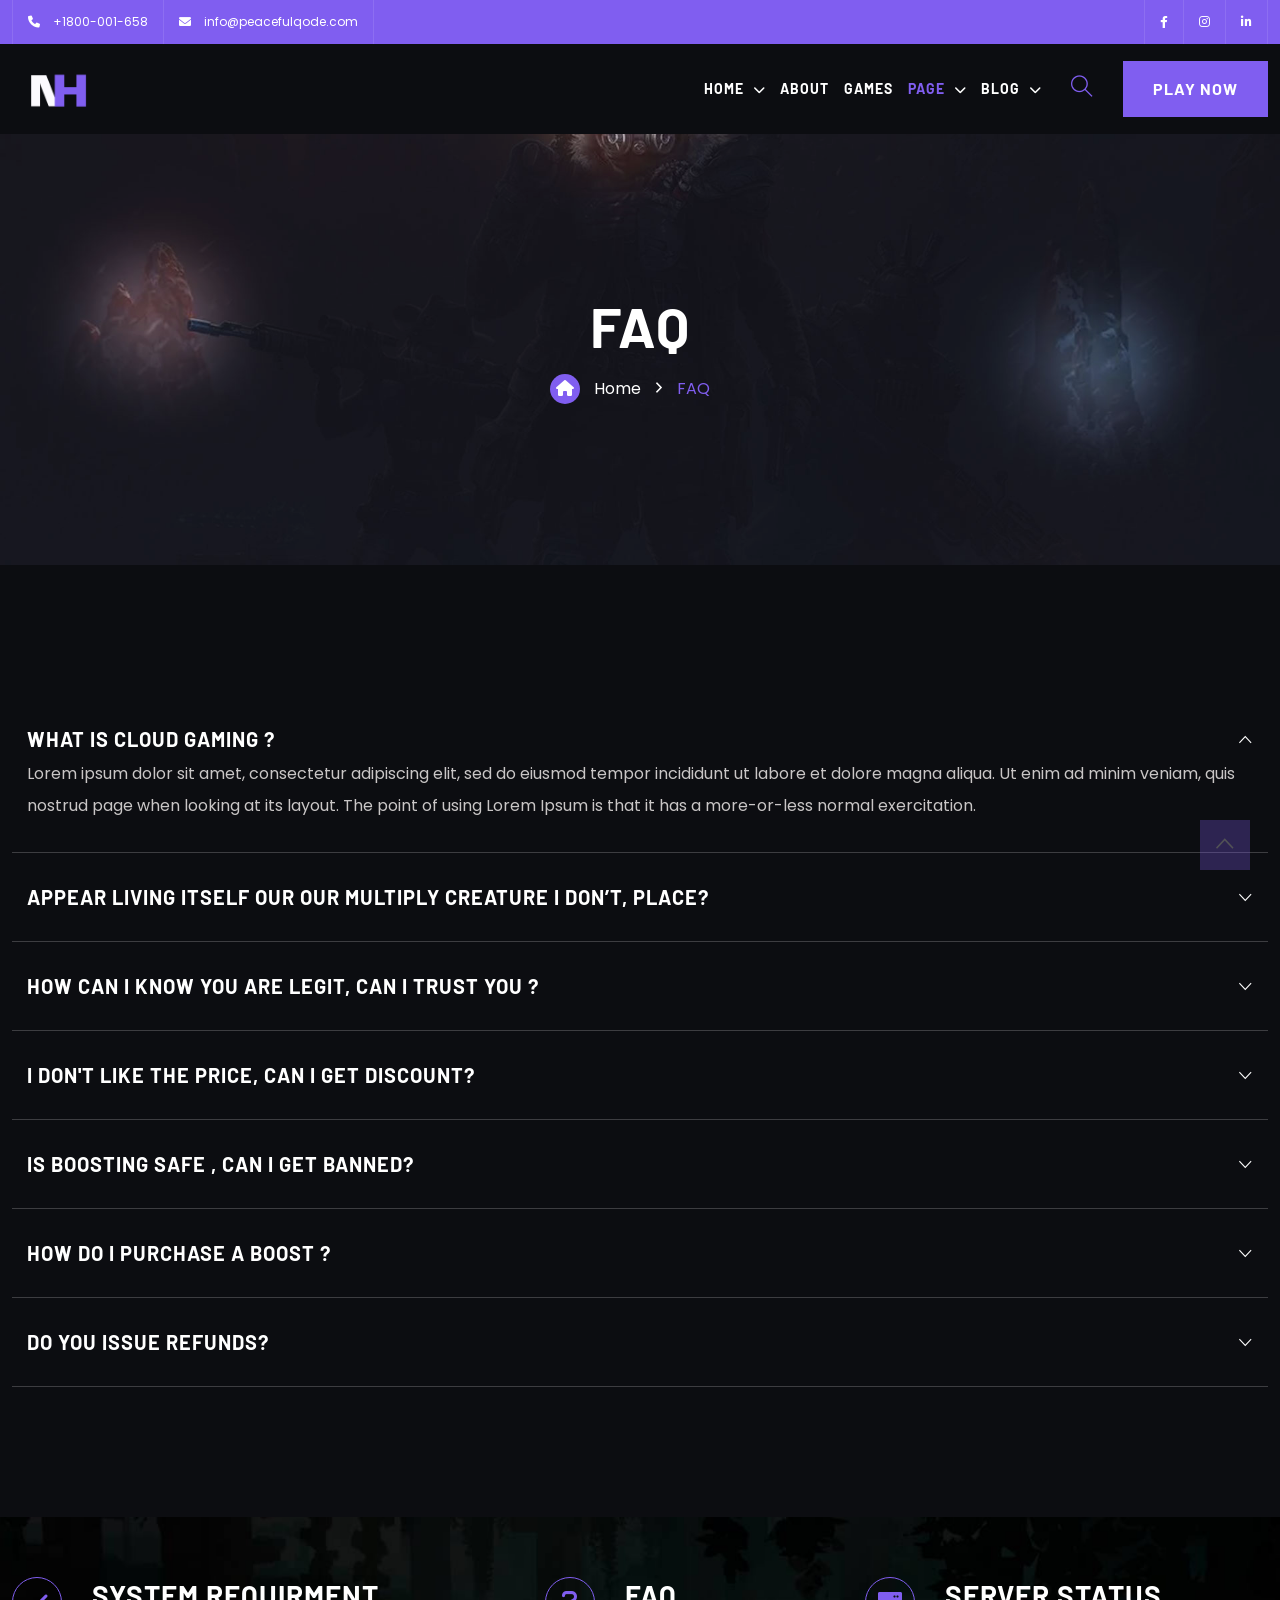
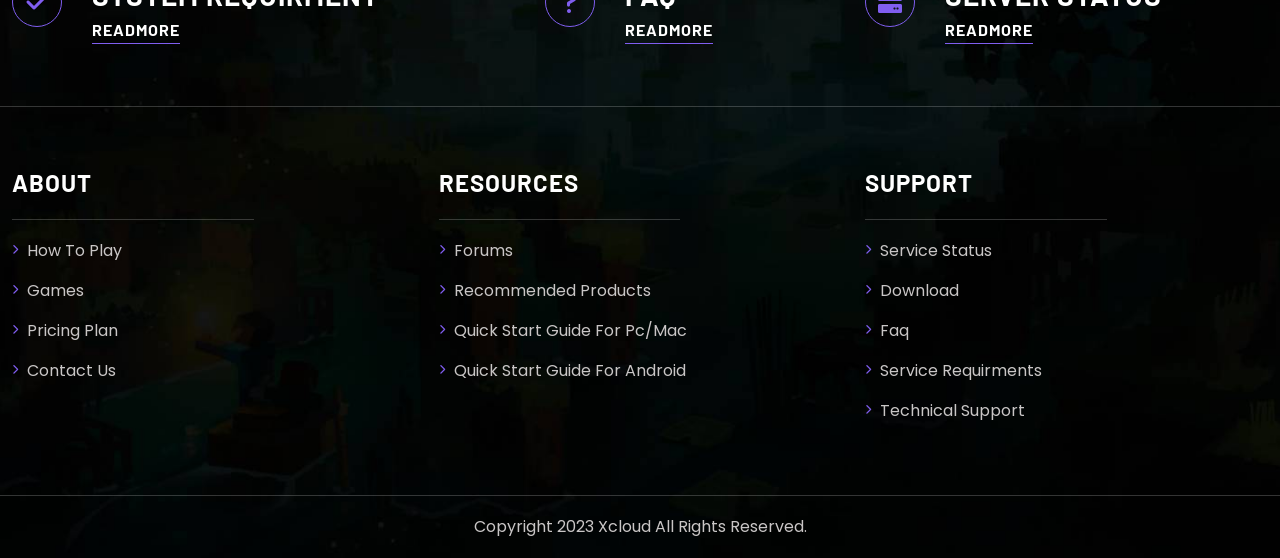
<file: faq.html>
<!DOCTYPE html>
<html lang="en">

<head>
    <meta charset="UTF-8">
    <meta http-equiv="X-UA-Compatible" content="IE=edge">
    <meta name="viewport" content="width=device-width, initial-scale=1.0">
    <title>Xcloud - Cloud Gaming HTML Template</title>
    <!-- Favicon -->
    <link rel="shortcut icon" href="images/favicon.ico">
    <!-- Bootstrap -->
    <link rel="stylesheet" href="css/bootstrap.min.css">
    <!-- Animations -->
    <link rel="stylesheet" href="css/animations.min.css">
    <!-- Icons -->
    <link rel="stylesheet" href="fonts/font-awesome/css/all.min.css">
    <link rel="stylesheet" href="css/ionicons.min.css">
    <link rel="stylesheet" href="fonts/themify-icons/themify-icons.css">
    <link rel="stylesheet" href="fonts/flaticon/flaticon.css">
    <!-- Magnific Popup -->
    <link rel="stylesheet" href="css/magnific-popup.min.css">
    <!-- Style -->
    <link rel="stylesheet" href="css/style.css">
    <!-- Responsive -->
    <link rel="stylesheet" href="css/responsive.css">
</head>

<body>

    <!-- Loading -->
    <div id="pq-loading">
        <div id="pq-loading-center">
            <img src="images/logo/logo.png" alt="loading">
        </div>
    </div>
    <!-- Loading -->

    <!-- Header -->
    <header id="pq-header" class="pq-header-default pq-has-sticky">
        <div class="pq-top-header ">
            <div class="container">
                <div class="row flex-row-reverse">
                    <div class="col-md-6 text-right">
                        <div class="pq-header-social text-right">
                            <ul>
                                <li><a href="#"><i class="fab fa-facebook-f"></i></a></li>
                                <li><a href="#"><i class="fab fa-instagram"></i></a></li>
                                <li><a href="#"><i class="fab fa-linkedin-in"></i></a></li>
                            </ul>
                        </div>
                    </div>
                    <div class="col-md-6">
                        <div class="pq-header-contact ">
                            <ul>
                                <li>
                                    <a href="tel:+1800001658"><i class="fas fa-phone"></i>
                                        <span>+1800-001-658</span>
                                    </a>
                                </li>
                                <li>
                                    <a href="mailto:info@peacefulqode.com">
                                        <i class="fas fa-envelope"></i>
                                        <span>info@peacefulqode.com</span>
                                    </a>
                                </li>
                            </ul>
                        </div>
                    </div>
                </div>
            </div>
        </div>
        <div class="pq-bottom-header">
            <div class="container">
                <div class="row">
                    <div class="col-lg-12">
                        <nav class="navbar navbar-expand-lg navbar-light">
                            <a class="navbar-brand" href="main-home.html">
                                <img class="img-fluid logo" src="images/logo/logo.png" alt="xcloud">
                            </a>
                            <div class="collapse navbar-collapse" id="navbarSupportedContent">
                                <div id="pq-menu-contain" class="pq-menu-contain">
                                    <ul id="pq-main-menu" class="navbar-nav ml-auto">
                                        <li class="menu-item menu-item-has-children">
                                            <a href="main-home.html">Home</a><i
                                                class="fa fa-chevron-down pq-submenu-icon"></i>
                                            <ul class="sub-menu">
                                                <li class="menu-item">
                                                    <a href="main-home.html" aria-current="page">Main Home</a>
                                                </li>
                                                <li class="menu-item">
                                                    <a href="cloud-game.html">Cloud Game</a>
                                                </li>
                                                <li class="menu-item">
                                                    <a href="online-gaming.html">Online Gaming</a>
                                                </li>
                                            </ul>
                                        </li>
                                        <li class="menu-item">
                                            <a href="about.html">About</a>
                                        </li>
                                        <li class="menu-item">
                                            <a href="games.html">Games</a>
                                        </li>
                                        <li class="menu-item current-menu-item menu-item-has-children">
                                            <a href="#">page</a><i class="fa fa-chevron-down pq-submenu-icon"></i>
                                            <ul class="sub-menu">
                                                <li class="menu-item">
                                                    <a href="pricing-plan.html">Pricing Plan</a>
                                                </li>
                                                <li class="menu-item">
                                                    <a href="get-started.html">Get Started</a>
                                                </li>
                                                <li class="menu-item">
                                                    <a href="how-to-play.html">How to play</a>
                                                </li>
                                                <li class="menu-item">
                                                    <a href="support.html">Support</a>
                                                </li>
                                                <li class="menu-item">
                                                    <a href="download.html">Download</a>
                                                </li>
                                                <li class="menu-item current-menu-item">
                                                    <a href="faq.html">FAQ</a>
                                                </li>
                                                <li class="menu-item">
                                                    <a href="contact-us.html">Contact Us</a>
                                                </li>
                                                <li class="menu-item">
                                                    <a href="404.html">404</a>
                                                </li>
                                            </ul>
                                        </li>
                                        <li class="menu-item menu-item-has-children">
                                            <a href="#">blog</a><i class="fa fa-chevron-down pq-submenu-icon"></i>
                                            <ul class="sub-menu">
                                                <li class="menu-item menu-item-has-children">
                                                    <a href="#">Grid Style</a><i
                                                        class="fa fa-chevron-down pq-submenu-icon"></i>
                                                    <ul class="sub-menu">
                                                        <li class="menu-item">
                                                            <a href="1-column-blog.html">1 column blog</a>
                                                        </li>
                                                        <li class="menu-item">
                                                            <a href="2-column-blog.html">2 column blog</a>
                                                        </li>
                                                        <li class="menu-item">
                                                            <a href="3-column-blog.html">3 column blog</a>
                                                        </li>
                                                    </ul>
                                                </li>
                                                <li class="menu-item menu-item-has-children">
                                                    <a href="#">blog sidebar</a><i
                                                        class="fa fa-chevron-down pq-submenu-icon"></i>
                                                    <ul class="sub-menu">
                                                        <li id="menu-item-1534" class="menu-item">
                                                            <a href="left-sidebar.html">Left Sidebar</a>
                                                        </li>
                                                        <li class="menu-item">
                                                            <a href="right-sidebar.html">Right Sidebar</a>
                                                        </li>
                                                    </ul>
                                                </li>
                                                <li class="menu-item">
                                                    <a href="you-wont-stop-playing-once-you-start.html">single blog</a>
                                                </li>
                                            </ul>
                                        </li>
                                    </ul>
                                </div>
                            </div>
                            <div class="pq-menu-search-block">
                                <a href="javascript:void(0)" class="pq-tools-serach-button" data-bs-toggle="offcanvas"
                                    data-bs-target="#offcanvassearch"><i class="ti-search"></i></a>
                                <div class="offcanvas offcanvas-top" tabindex="-1" id="offcanvassearch">
                                    <form role="search" method="get" class="search-form">
                                        <button type="button" class="btn-close" data-bs-dismiss="offcanvas"
                                            aria-label="Close"></button>
                                        <label>
                                            <span class="screen-reader-text">Search for:</span>
                                            <input type="search" class="search-field" placeholder="Search …" value=""
                                                name="s">
                                        </label>
                                        <button type="submit" class="search-submit"><span
                                                class="screen-reader-text">Search</span></button>
                                    </form>
                                </div>
                            </div>
                            <div class="pq-btn-container">
                                <div class="pq-button-block">
                                    <a href="games.html" class="pq-button pq-button-flat">
                                        <span class="pq-button-text">play now </span>
                                    </a>
                                </div>
                            </div>
                            <button class="navbar-toggler" type="button" data-bs-toggle="collapse"
                                data-bs-target="#navbarSupportedContent" aria-controls="navbarSupportedContent"
                                aria-expanded="false" aria-label="Toggle navigation">
                                <i class="fas fa-bars"></i>
                            </button>
                        </nav>
                    </div>
                </div>
            </div>
        </div>
    </header>
    <!-- Header -->

    <!-- Breadcrumb -->
    <div class="pq-breadcrumb">
        <div class="container">
            <div class="row align-items-center">
                <div class="col-lg-12">
                    <nav aria-label="breadcrumb">
                        <div class="pq-breadcrumb-title">
                            <h1>FAQ</h1>
                        </div>
                        <div class="pq-breadcrumb-container">
                            <ol class="breadcrumb">
                                <li class="breadcrumb-item"><a href="main-home.html"><i class="fas fa-home"></i>Home</a>
                                </li>
                                <li class="breadcrumb-item active">FAQ</li>
                            </ol>
                        </div>
                    </nav>
                </div>
            </div>
        </div>
    </div>
    <!-- Breadcrumb -->

    <!-- FAQ -->
    <section class="pq-accordion-style-1">
        <div class="container">
            <div class="row">
                <div class="col-lg-12">
                    <div class="pq-accordion-block ">
                        <div class="pq-accordion-box pq-active 1">
                            <div class="pq-ad-title">
                                <h4 class="ad-title-text">
                                    what is cloud gaming ?
                                    <i aria-hidden="true" class="ion ion-ios-arrow-down active"></i><i
                                        aria-hidden="true" class="ion ion-ios-arrow-up inactive"></i>
                                </h4>
                            </div>
                            <div class="pq-accordion-details">
                                <p class="pq-detail-text"> Lorem ipsum dolor sit amet, consectetur adipiscing elit, sed
                                    do eiusmod
                                    tempor incididunt ut labore et dolore magna aliqua. Ut enim ad minim veniam, quis
                                    nostrud page when
                                    looking at its layout. The point of using Lorem Ipsum is that it has a more-or-less
                                    normal
                                    exercitation. </p>
                            </div>
                        </div>
                    </div>
                    <div class="pq-accordion-block ">
                        <div class="pq-accordion-box   2">
                            <div class="pq-ad-title">
                                <h4 class="ad-title-text">
                                    Appear living itself our Our multiply creature i don’t, place?
                                    <i aria-hidden="true" class="ion ion-ios-arrow-down active"></i><i
                                        aria-hidden="true" class="ion ion-ios-arrow-up inactive"></i>
                                </h4>
                            </div>
                            <div class="pq-accordion-details">
                                <p class="pq-detail-text"> Lorem ipsum dolor sit amet, consectetur adipiscing elit, sed
                                    do eiusmod
                                    tempor incididunt ut labore et dolore magna aliqua. Ut enim ad minim veniam, quis
                                    nostrud page when
                                    looking at its layout. The point of using Lorem Ipsum is that it has a more-or-less
                                    normal
                                    exercitation. </p>
                            </div>
                        </div>
                    </div>
                    <div class="pq-accordion-block ">
                        <div class="pq-accordion-box   3">
                            <div class="pq-ad-title">
                                <h4 class="ad-title-text">
                                    how can i know you are legit, can i trust you ?
                                    <i aria-hidden="true" class="ion ion-ios-arrow-down active"></i><i
                                        aria-hidden="true" class="ion ion-ios-arrow-up inactive"></i>
                                </h4>
                            </div>
                            <div class="pq-accordion-details">
                                <p class="pq-detail-text"> Lorem ipsum dolor sit amet, consectetur adipiscing elit, sed
                                    do eiusmod
                                    tempor incididunt ut labore et dolore magna aliqua. Ut enim ad minim veniam, quis
                                    nostrud page when
                                    looking at its layout. The point of using Lorem Ipsum is that it has a more-or-less
                                    normal
                                    exercitation. </p>
                            </div>
                        </div>
                    </div>
                    <div class="pq-accordion-block ">
                        <div class="pq-accordion-box   4">
                            <div class="pq-ad-title">
                                <h4 class="ad-title-text">
                                    i don't like the price, can i get discount?
                                    <i aria-hidden="true" class="ion ion-ios-arrow-down active"></i><i
                                        aria-hidden="true" class="ion ion-ios-arrow-up inactive"></i>
                                </h4>
                            </div>
                            <div class="pq-accordion-details">
                                <p class="pq-detail-text"> Lorem ipsum dolor sit amet, consectetur adipiscing elit, sed
                                    do eiusmod
                                    tempor incididunt ut labore et dolore magna aliqua. Ut enim ad minim veniam, quis
                                    nostrud page when
                                    looking at its layout. The point of using Lorem Ipsum is that it has a more-or-less
                                    normal
                                    exercitation. </p>
                            </div>
                        </div>
                    </div>
                    <div class="pq-accordion-block ">
                        <div class="pq-accordion-box   5">
                            <div class="pq-ad-title">
                                <h4 class="ad-title-text">
                                    is boosting safe , can i get banned?
                                    <i aria-hidden="true" class="ion ion-ios-arrow-down active"></i><i
                                        aria-hidden="true" class="ion ion-ios-arrow-up inactive"></i>
                                </h4>
                            </div>
                            <div class="pq-accordion-details">
                                <p class="pq-detail-text"> Lorem ipsum dolor sit amet, consectetur adipiscing elit, sed
                                    do eiusmod
                                    tempor incididunt ut labore et dolore magna aliqua. Ut enim ad minim veniam, quis
                                    nostrud page when
                                    looking at its layout. The point of using Lorem Ipsum is that it has a more-or-less
                                    normal
                                    exercitation. </p>
                            </div>
                        </div>
                    </div>
                    <div class="pq-accordion-block ">
                        <div class="pq-accordion-box   6">
                            <div class="pq-ad-title">
                                <h4 class="ad-title-text">
                                    how do i purchase a boost ?
                                    <i aria-hidden="true" class="ion ion-ios-arrow-down active"></i><i
                                        aria-hidden="true" class="ion ion-ios-arrow-up inactive"></i>
                                </h4>
                            </div>
                            <div class="pq-accordion-details">
                                <p class="pq-detail-text"> Lorem ipsum dolor sit amet, consectetur adipiscing elit, sed
                                    do eiusmod
                                    tempor incididunt ut labore et dolore magna aliqua. Ut enim ad minim veniam, quis
                                    nostrud page when
                                    looking at its layout. The point of using Lorem Ipsum is that it has a more-or-less
                                    normal
                                    exercitation. </p>
                            </div>
                        </div>
                    </div>
                    <div class="pq-accordion-block ">
                        <div class="pq-accordion-box   7">
                            <div class="pq-ad-title">
                                <h4 class="ad-title-text">
                                    Do you issue refunds?
                                    <i aria-hidden="true" class="ion ion-ios-arrow-down active"></i><i
                                        aria-hidden="true" class="ion ion-ios-arrow-up inactive"></i>
                                </h4>
                            </div>
                            <div class="pq-accordion-details">
                                <p class="pq-detail-text"> Lorem ipsum dolor sit amet, consectetur adipiscing elit, sed
                                    do eiusmod
                                    tempor incididunt ut labore et dolore magna aliqua. Ut enim ad minim veniam, quis
                                    nostrud page when
                                    looking at its layout. The point of using Lorem Ipsum is that it has a more-or-less
                                    normal
                                    exercitation. </p>
                            </div>
                        </div>
                    </div>
                </div>
            </div>
        </div>
    </section>
    <!-- FAQ -->

    <!-- Footer -->
    <footer id="pq-footer">
        <div class="pq-footer-style-1">
            <div class="pq-footer-top">
                <!-- footer top list -->
                <div class="pq-footer-bottom-list">
                    <div class="container">
                        <div class="row no-gutters">
                            <div class="col-lg-5">
                                <div class="pq-footer-items">
                                    <div class="pq-footer-items-icon">
                                        <i class="fa fa-check" aria-hidden="true"></i>
                                    </div>
                                    <div class="pq-footer-items-info">
                                        <h4>system requirment</h4>
                                        <div class="pq-btn-container">
                                            <div class="pq-button-block">
                                                <a class="pq-button pq-button-link" href="support.html">
                                                    <span class="pq-button-text">Readmore</span>
                                                </a>
                                            </div>
                                        </div>
                                    </div>
                                </div>
                            </div>
                            <div class="col-lg-3">
                                <div class="pq-footer-items">
                                    <div class="pq-footer-items-icon">
                                        <i class="fa fa-question" aria-hidden="true"></i>
                                    </div>
                                    <div class="pq-footer-items-info">
                                        <h4>faq</h4>
                                        <div class="pq-btn-container">
                                            <div class="pq-button-block">
                                                <a class="pq-button pq-button-link" href="faq.html">
                                                    <span class="pq-button-text">Readmore</span>
                                                </a>
                                            </div>
                                        </div>
                                    </div>
                                </div>
                            </div>
                            <div class="col-lg-4">
                                <div class="pq-footer-items">
                                    <div class="pq-footer-items-icon">
                                        <i class="fa fa-server" aria-hidden="true"></i>
                                    </div>
                                    <div class="pq-footer-items-info">
                                        <h4>server status</h4>
                                        <div class="pq-btn-container">
                                            <div class="pq-button-block">
                                                <a class="pq-button pq-button-link" href="get-started.html">
                                                    <span class="pq-button-text">Readmore</span>
                                                </a>
                                            </div>
                                        </div>
                                    </div>
                                </div>
                            </div>
                        </div>
                    </div>
                </div>
                <!-- footer top list -->
                <div class="pq-footer-bottom">
                    <div class="container">
                        <div class="row">
                            <div class="col-lg-4  col-md-4">
                                <div class="widget">
                                    <h4 class="footer-title">About</h4>
                                    <div class="menu-usefull-link-container">
                                        <ul id="menu-usefull-link" class="menu">
                                            <li class="menu-item">
                                                <a href="how-to-play.html">How to play</a>
                                            </li>
                                            <li class="menu-item">
                                                <a href="games.html">Games</a>
                                            </li>
                                            <li class="menu-item">
                                                <a href="pricing-plan.html">Pricing Plan</a>
                                            </li>
                                            <li class="menu-item">
                                                <a href="contact-us.html">Contact Us</a>
                                            </li>
                                        </ul>
                                    </div>
                                </div>
                            </div>
                            <div class="col-lg-4  col-md-4">
                                <div class="widget">
                                    <h4 class="footer-title">resources</h4>
                                    <div class="menu-resources-link-container">
                                        <ul id="menu-resources-link" class="menu">
                                            <li class="menu-item">
                                                <a href="contact-us.html">forums</a>
                                            </li>
                                            <li class="menu-item">
                                                <a href="download.html">recommended products</a>
                                            </li>
                                            <li class="menu-item">
                                                <a href="how-to-play.html">quick start guide for pc/mac</a>
                                            </li>
                                            <li class="menu-item">
                                                <a href="games.html">quick start guide for android</a>
                                            </li>
                                        </ul>
                                    </div>
                                </div>
                            </div>
                            <div class="col-lg-4 col-md-4">
                                <div class="widget">
                                    <h4 class="footer-title">support</h4>
                                    <div class="menu-support-menu-container">
                                        <ul id="menu-support-menu" class="menu">
                                            <li class="menu-item">
                                                <a href="pricing-plan.html">service status</a>
                                            </li>
                                            <li class="menu-item">
                                                <a href="download.html">download</a>
                                            </li>
                                            <li class="menu-item">
                                                <a href="faq.html">faq</a>
                                            </li>
                                            <li class="menu-item">
                                                <a href="contact-us.html">service requirments</a>
                                            </li>
                                            <li class="menu-item">
                                                <a href="support.html">technical support</a>
                                            </li>
                                        </ul>
                                    </div>
                                </div>
                            </div>
                        </div>
                    </div>
                </div>
            </div>
            <div class="pq-copyright-footer">
                <div class="container">
                    <div class="row">
                        <div class="col-md-12 text-center ">
                            <span class="pq-copyright"> Copyright 2023 Xcloud All Rights Reserved.</span>
                        </div>
                    </div>
                </div>
            </div>
        </div>
    </footer>
    <!-- Footer -->

    <!-- Back to Top -->
    <div id="back-to-top">
        <a class="top" id="top" href="#top"> <i class="ion-ios-arrow-up"></i> </a>
    </div>
    <!-- back to Top -->

    <!-- Jquery -->
    <script src="js/jquery.min.js"></script>
    <!-- Bootstrap -->
    <script src="js/bootstrap.min.js"></script>
    <!-- Owl Carousel -->
    <script src="js/owl.carousel.min.js"></script>
    <!-- Wow -->
    <script src="js/wow.min.js"></script>
    <!-- Magnefic Popup -->
    <script src="js/jquery.magnific-popup.min.js"></script>
    <!-- Custom -->
    <script src="js/custom.js"></script>
</body>

</html>
</file>
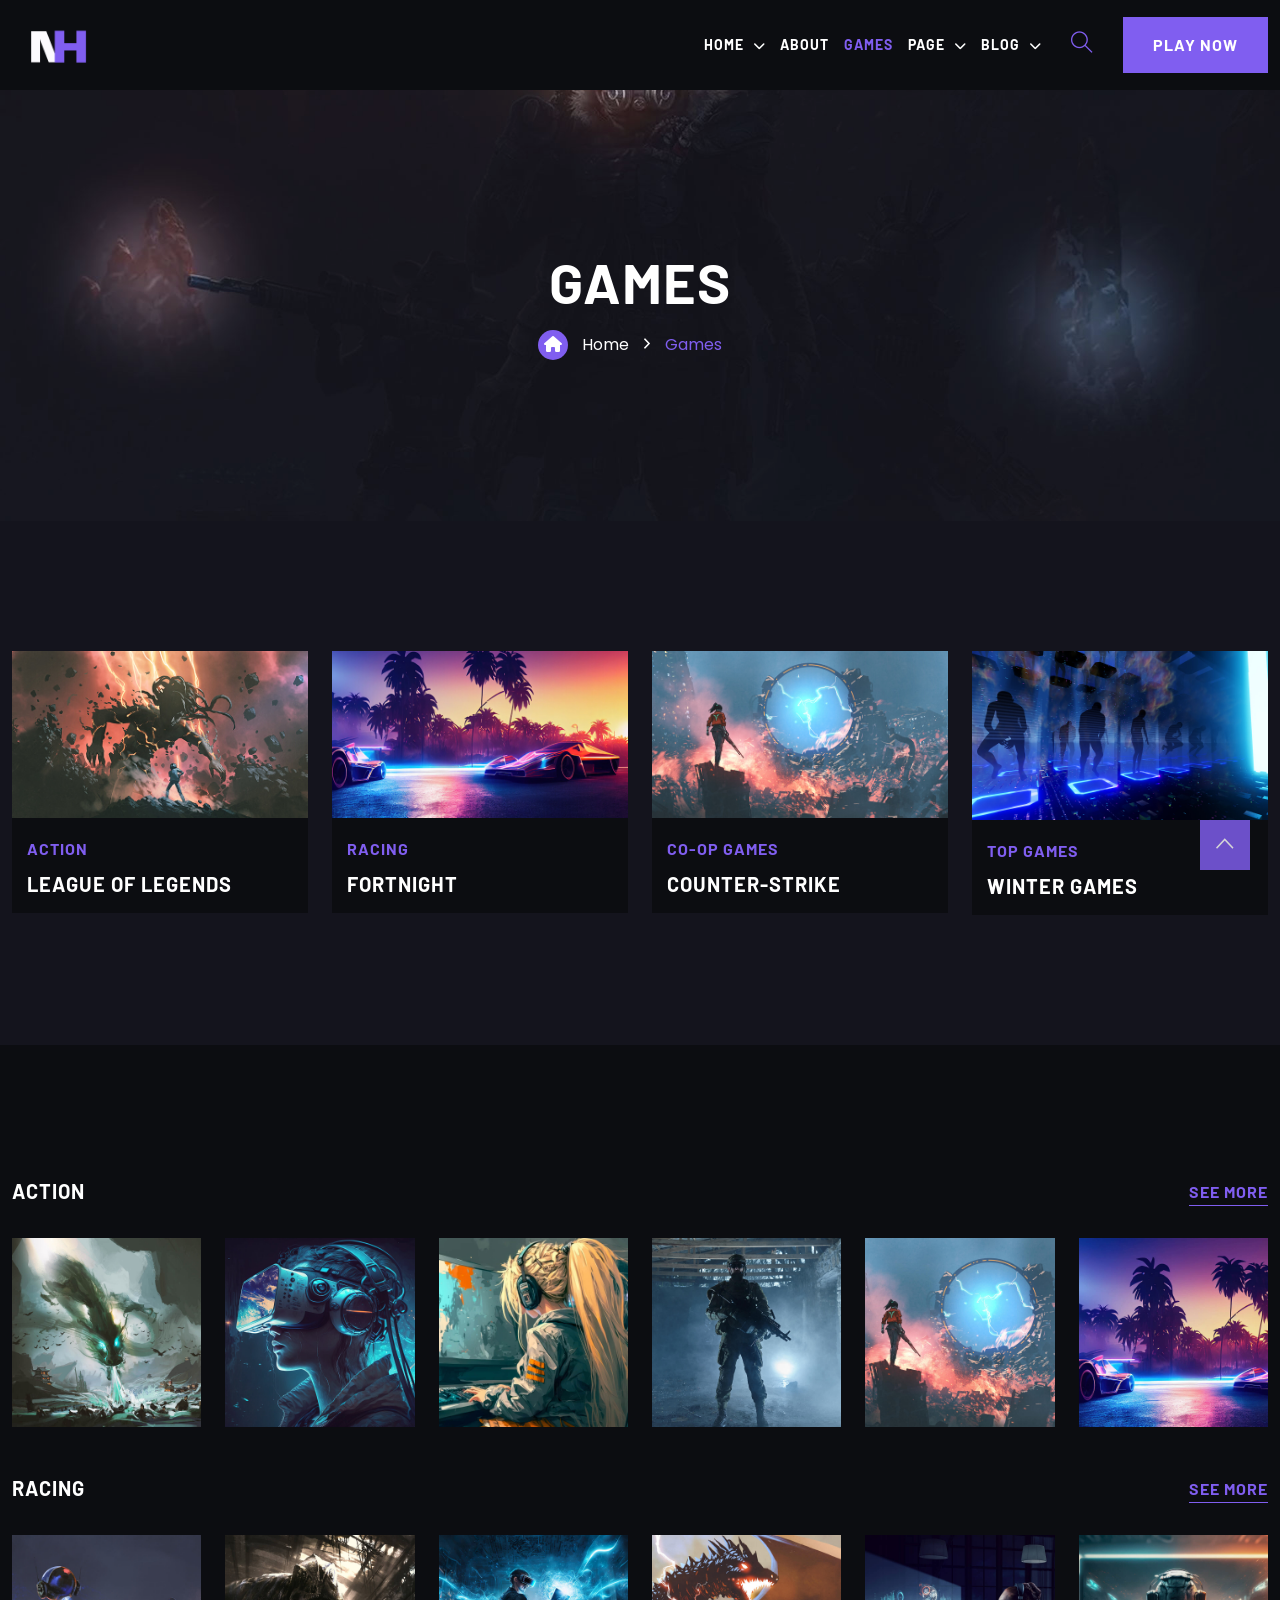
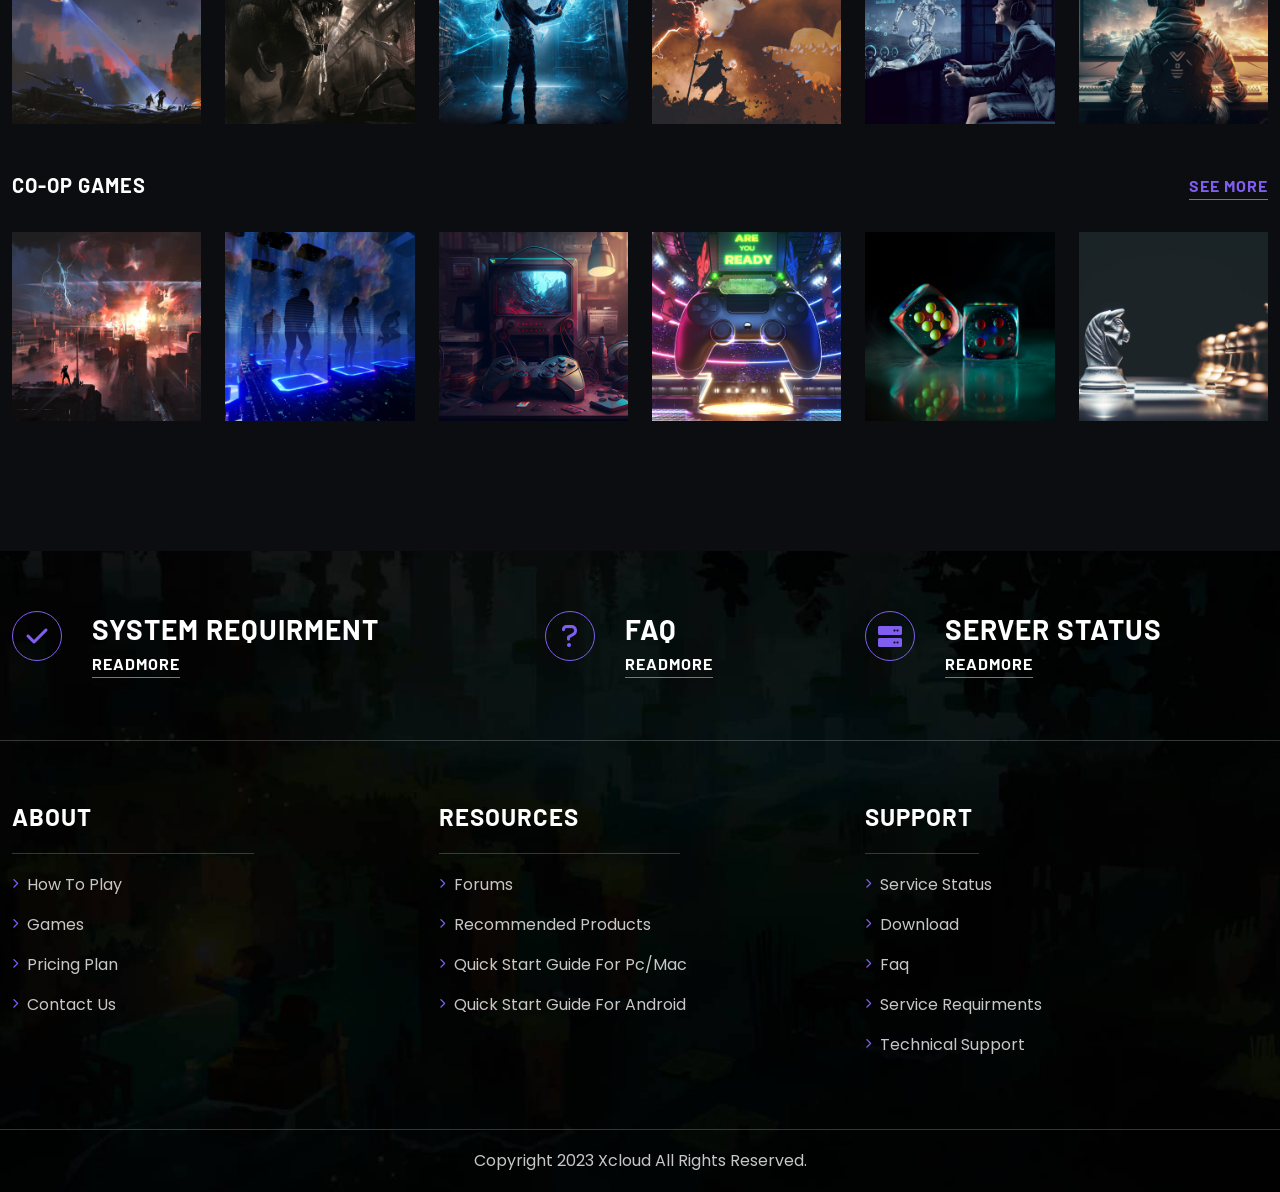
<file: games.html>
<!DOCTYPE html>
<html lang="en">
<head>
    <meta charset="UTF-8">
    <meta http-equiv="X-UA-Compatible" content="IE=edge">
    <meta name="viewport" content="width=device-width, initial-scale=1.0">
    <title>Xcloud - Cloud Gaming HTML Template</title>
    <!-- Favicon -->
    <link rel="shortcut icon" href="images/favicon.ico">
    <!-- Bootstrap -->
    <link rel="stylesheet" href="css/bootstrap.min.css">
    <!-- Animations -->
    <link rel="stylesheet" href="css/animations.min.css">
    <!-- Icons -->
    <link rel="stylesheet" href="fonts/font-awesome/css/all.min.css">
    <link rel="stylesheet" href="css/ionicons.min.css">
    <link rel="stylesheet" href="fonts/themify-icons/themify-icons.css">
    <link rel="stylesheet" href="fonts/flaticon/flaticon.css">
    <!-- Style -->
    <link rel="stylesheet" href="css/style.css">
    <!-- Responsive -->
    <link rel="stylesheet" href="css/responsive.css">
</head>
<body>

    <!-- Loading -->
    <div id="pq-loading">
        <div id="pq-loading-center">
            <img src="images/logo/logo.png" alt="loading">
        </div>
    </div>
    <!-- Loading -->

    <!-- Header -->
    <header id="pq-header" class="pq-header-default pq-has-sticky">
        <div class="pq-bottom-header">
            <div class="container">
                <div class="row">
                    <div class="col-lg-12">
                        <nav class="navbar navbar-expand-lg navbar-light">
                            <a class="navbar-brand" href="main-home.html">
                                <img class="img-fluid logo" src="images/logo/logo.png" alt="xcloud">
                            </a>
                            <div class="collapse navbar-collapse" id="navbarSupportedContent">
                                <div id="pq-menu-contain" class="pq-menu-contain">
                                    <ul id="pq-main-menu" class="navbar-nav ml-auto">
                                        <li class="menu-item menu-item-has-children">
                                            <a href="main-home.html">Home</a><i class="fa fa-chevron-down pq-submenu-icon"></i>
                                            <ul class="sub-menu">
                                                <li class="menu-item">
                                                    <a href="main-home.html" aria-current="page">Main Home</a>
                                                </li>
                                                <li class="menu-item">
                                                    <a href="cloud-game.html">Cloud Game</a>
                                                </li>
                                                <li class="menu-item">
                                                    <a href="online-gaming.html">Online Gaming</a>
                                                </li>
                                            </ul>
                                        </li>
                                        <li class="menu-item">
                                            <a href="about.html">About</a>
                                        </li>
                                        <li class="menu-item current-menu-item">
                                            <a href="games.html">Games</a>
                                        </li>
                                        <li class="menu-item menu-item-has-children">
                                            <a href="#">page</a><i class="fa fa-chevron-down pq-submenu-icon"></i>
                                            <ul class="sub-menu">
                                                <li class="menu-item">
                                                    <a href="pricing-plan.html">Pricing Plan</a>
                                                </li>
                                                <li class="menu-item">
                                                    <a href="get-started.html">Get Started</a>
                                                </li>
                                                <li class="menu-item">
                                                    <a href="how-to-play.html">How to play</a>
                                                </li>
                                                <li class="menu-item">
                                                    <a href="support.html">Support</a>
                                                </li>
                                                <li class="menu-item">
                                                    <a href="download.html">Download</a>
                                                </li>
                                                <li class="menu-item">
                                                    <a href="faq.html">FAQ</a>
                                                </li>
                                                <li class="menu-item">
                                                    <a href="contact-us.html">Contact Us</a>
                                                </li>
                                                <li class="menu-item">
                                                    <a href="404.html">404</a>
                                                </li>
                                            </ul>
                                        </li>
                                        <li class="menu-item menu-item-has-children">
                                            <a href="#">blog</a><i class="fa fa-chevron-down pq-submenu-icon"></i>
                                            <ul class="sub-menu">
                                                <li class="menu-item menu-item-has-children">
                                                    <a href="#">Grid Style</a><i
                                                        class="fa fa-chevron-down pq-submenu-icon"></i>
                                                    <ul class="sub-menu">
                                                        <li class="menu-item">
                                                            <a href="1-column-blog.html">1 column blog</a>
                                                        </li>
                                                        <li class="menu-item">
                                                            <a href="2-column-blog.html">2 column blog</a>
                                                        </li>
                                                        <li class="menu-item">
                                                            <a href="3-column-blog.html">3 column blog</a>
                                                        </li>
                                                    </ul>
                                                </li>
                                                <li class="menu-item menu-item-has-children">
                                                    <a href="#">blog sidebar</a><i
                                                        class="fa fa-chevron-down pq-submenu-icon"></i>
                                                    <ul class="sub-menu">
                                                        <li id="menu-item-1534" class="menu-item">
                                                            <a href="left-sidebar.html">Left Sidebar</a>
                                                        </li>
                                                        <li class="menu-item">
                                                            <a href="right-sidebar.html">Right Sidebar</a>
                                                        </li>
                                                    </ul>
                                                </li>
                                                <li class="menu-item">
                                                    <a href="you-wont-stop-playing-once-you-start.html">single blog</a>
                                                </li>
                                            </ul>
                                        </li>
                                    </ul>
                                </div>
                            </div>
                            <div class="pq-menu-search-block">
                                <a href="javascript:void(0)" class="pq-tools-serach-button" data-bs-toggle="offcanvas" data-bs-target="#offcanvassearch"><i class="ti-search"></i></a>
                                <div class="offcanvas offcanvas-top" tabindex="-1" id="offcanvassearch">
                                    <form role="search" method="get" class="search-form">
                                        <button type="button" class="btn-close" data-bs-dismiss="offcanvas"
                                            aria-label="Close"></button>
                                        <label>
                                            <span class="screen-reader-text">Search for:</span>
                                            <input type="search" class="search-field" placeholder="Search …" value="" name="s">
                                        </label>
                                        <button type="submit" class="search-submit"><span class="screen-reader-text">Search</span></button>
                                    </form>
                                </div>
                            </div>
                            <div class="pq-btn-container">
                                <div class="pq-button-block">
                                    <a href="games.html" class="pq-button pq-button-flat">
                                        <span class="pq-button-text">play now </span>
                                    </a>
                                </div>
                            </div>
                            <button class="navbar-toggler" type="button" data-bs-toggle="collapse"
                                data-bs-target="#navbarSupportedContent" aria-controls="navbarSupportedContent"
                                aria-expanded="false" aria-label="Toggle navigation">
                                <i class="fas fa-bars"></i>
                            </button>
                        </nav>
                    </div>
                </div>
            </div>
        </div>
    </header>
    <!-- Header -->

    <!-- Breadcrumb -->
    <div class="pq-breadcrumb">
        <div class="container">
            <div class="row align-items-center">
                <div class="col-lg-12">
                    <nav aria-label="breadcrumb">
                        <div class="pq-breadcrumb-title">
                            <h1>Games</h1>
                        </div>
                        <div class="pq-breadcrumb-container">
                            <ol class="breadcrumb">
                                <li class="breadcrumb-item"><a href="main-home.html"><i class="fas fa-home"></i>Home</a></li>
                                <li class="breadcrumb-item active">Games</li>
                            </ol>
                        </div>
                    </nav>
                </div>
            </div>
        </div>
    </div>
    <!-- Breadcrumb -->

    <!-- Categories -->
    <section class="categories pq-bg-grey">
        <div class="container">
            <div class="row">
                <div class="col-xl-3 col-lg-6 col-md-6">
                    <div class="pq-image-box pq-style-4">
                        <div class="pq-image-box-media">   
                            <img decoding="async" src="images/categories/image-box/1.jpg" alt="box-image">
                        </div>
                        <div class="pq-image-box-info">
                            <span class="pq-image-category">action</span>
                            <a href="action.html"><h6 class="pq-image-box-title">League of Legends</h6></a>
                        </div>
                    </div>
                </div>
                <div class="col-xl-3 col-lg-6 col-md-6 mt-4 mt-md-0">
                    <div class="pq-image-box pq-style-4">
                        <div class="pq-image-box-media">   
                            <img decoding="async" src="images/categories/image-box/2.jpg" alt="box-image">
                        </div>
                        <div class="pq-image-box-info">
                            <span class="pq-image-category">racing</span>
                            <a href="action.html"><h6 class="pq-image-box-title">Fortnight</h6></a>
                        </div>
                    </div>
                </div>
                <div class="col-xl-3 col-lg-6 col-md-6 mt-4 mt-xl-0">
                    <div class="pq-image-box pq-style-4">
                        <div class="pq-image-box-media">   
                            <img decoding="async" src="images/categories/image-box/3.jpg" alt="box-image">
                        </div>
                        <div class="pq-image-box-info">
                            <span class="pq-image-category">co-op games</span>
                            <a href="action.html"><h6 class="pq-image-box-title">Counter-Strike</h6></a>
                        </div>
                    </div>
                </div>
                <div class="col-xl-3 col-lg-6 col-md-6 mt-4 mt-xl-0">
                    <div class="pq-image-box pq-style-4">
                        <div class="pq-image-box-media">   
                            <img decoding="async" src="images/categories/image-box/4.jpg" alt="box-image">
                        </div>
                        <div class="pq-image-box-info">
                            <span class="pq-image-category">top games</span>
                            <a href="action.html"><h6 class="pq-image-box-title">Winter Games</h6></a>
                        </div>
                    </div>
                </div>
            </div>
        </div>
    </section>
    <!-- Categories -->

    <!-- Video Category -->
    <section class="video-category">
        <div class="container">
            <div class="row">
                <div class="col-lg-12">
                    <div class="pq-category-bar">
                        <h6>action</h6>
                        <div class="button-align">
                            <div class="pq-btn-container">
                                <div class="pq-button-block">
                                    <a class="pq-button pq-button-link" href="action.html">
                                        <span class="pq-button-text">see more</span>
                                    </a>
                                </div>
                            </div>
                        </div>
                    </div>
                </div>
                <div class="col-lg-12 pq-mt-30">
                    <div class="row">
                        <div class="col-xl-2 col-lg-4 col-md-4">
                            <div class="pq-gaming-video-box">
                                <div class="pq-gaming-video-box-media">
                                    <img decoding="async" src="images/categories/video-box/images/1.jpg" alt="Video image" class="pq-gaming-video-box-img">
                                    <div class="pq-gaming-video">
                                        <video class="thevideo" loop muted autoplay>
                                            <source src="images/categories/video-box/videos/1.mp4" type="video/mp4">
                                            <source src="images/categories/video-box/videos/1.mp4" type="video/webm">
                                        </video>
                                    </div>
                                </div>
                            </div>
                        </div>
                        <div class="col-xl-2 col-lg-4 col-md-4 mt-4 mt-md-0">
                            <div class="pq-gaming-video-box">
                                <div class="pq-gaming-video-box-media">
                                    <img decoding="async" src="images/categories/video-box/images/2.jpg" alt="Video image" class="pq-gaming-video-box-img">
                                    <div class="pq-gaming-video">
                                        <video class="thevideo" loop muted autoplay>
                                            <source src="images/categories/video-box/videos/2.mp4" type="video/mp4">
                                            <source src="images/categories/video-box/videos/2.mp4" type="video/webm">
                                        </video>
                                    </div>
                                </div>
                            </div>
                        </div>
                        <div class="col-xl-2 col-lg-4 col-md-4 mt-4 mt-md-0">
                            <div class="pq-gaming-video-box">
                                <div class="pq-gaming-video-box-media">
                                    <img decoding="async" src="images/categories/video-box/images/3.jpg" alt="Video image" class="pq-gaming-video-box-img">
                                    <div class="pq-gaming-video">
                                        <video class="thevideo" loop muted autoplay>
                                            <source src="images/categories/video-box/videos/3.mp4" type="video/mp4">
                                            <source src="images/categories/video-box/videos/3.mp4" type="video/webm">
                                        </video>
                                    </div>
                                </div>
                            </div>
                        </div>
                        <div class="col-xl-2 col-lg-4 col-md-4 mt-4 mt-xl-0">
                            <div class="pq-gaming-video-box">
                                <div class="pq-gaming-video-box-media">
                                    <img decoding="async" src="images/categories/video-box/images/4.jpg" alt="Video image" class="pq-gaming-video-box-img">
                                    <div class="pq-gaming-video">
                                        <video class="thevideo" loop muted autoplay>
                                            <source src="images/categories/video-box/videos/4.mp4" type="video/mp4">
                                            <source src="images/categories/video-box/videos/4.mp4" type="video/webm">
                                        </video>
                                    </div>
                                </div>
                            </div>
                        </div>
                        <div class="col-xl-2 col-lg-4 col-md-4 mt-4 mt-xl-0">
                            <div class="pq-gaming-video-box">
                                <div class="pq-gaming-video-box-media">
                                    <img decoding="async" src="images/categories/video-box/images/5.jpg" alt="Video image" class="pq-gaming-video-box-img">
                                    <div class="pq-gaming-video">
                                        <video class="thevideo" loop muted autoplay>
                                            <source src="images/categories/video-box/videos/5.mp4" type="video/mp4">
                                            <source src="images/categories/video-box/videos/5.mp4" type="video/webm">
                                        </video>
                                    </div>
                                </div>
                            </div>
                        </div>
                        <div class="col-xl-2 col-lg-4 col-md-4 mt-4 mt-xl-0">
                            <div class="pq-gaming-video-box">
                                <div class="pq-gaming-video-box-media">
                                    <img decoding="async" src="images/categories/video-box/images/6.jpg" alt="Video image" class="pq-gaming-video-box-img">
                                    <div class="pq-gaming-video">
                                        <video class="thevideo" loop muted autoplay>
                                            <source src="images/categories/video-box/videos/6.mp4" type="video/mp4">
                                            <source src="images/categories/video-box/videos/6.mp4" type="video/webm">
                                        </video>
                                    </div>
                                </div>
                            </div>
                        </div>
                    </div>
                </div>
            </div>
            <div class="row pq-mt-45">
                <div class="col-lg-12">
                    <div class="pq-category-bar">
                        <h6>racing</h6>
                        <div class="button-align">
                            <div class="pq-btn-container">
                                <div class="pq-button-block">
                                    <a class="pq-button pq-button-link" href="action.html">
                                        <span class="pq-button-text">see more</span>
                                    </a>
                                </div>
                            </div>
                        </div>
                    </div>
                </div>
                <div class="col-lg-12 pq-mt-30">
                    <div class="row">
                        <div class="col-xl-2 col-lg-4 col-md-4">
                            <div class="pq-gaming-video-box">
                                <div class="pq-gaming-video-box-media">
                                    <img decoding="async" src="images/categories/video-box/images/7.jpg" alt="Video image" class="pq-gaming-video-box-img">
                                    <div class="pq-gaming-video">
                                        <video class="thevideo" loop muted autoplay>
                                            <source src="images/categories/video-box/videos/2.mp4" type="video/mp4">
                                            <source src="images/categories/video-box/videos/2.mp4" type="video/webm">
                                        </video>
                                    </div>
                                </div>
                            </div>
                        </div>
                        <div class="col-xl-2 col-lg-4 col-md-4 mt-4 mt-md-0">
                            <div class="pq-gaming-video-box">
                                <div class="pq-gaming-video-box-media">
                                    <img decoding="async" src="images/categories/video-box/images/8.jpg" alt="Video image" class="pq-gaming-video-box-img">
                                    <div class="pq-gaming-video">
                                        <video class="thevideo" loop muted autoplay>
                                            <source src="images/categories/video-box/videos/1.mp4" type="video/mp4">
                                            <source src="images/categories/video-box/videos/1.mp4" type="video/webm">
                                        </video>
                                    </div>
                                </div>
                            </div>
                        </div>
                        <div class="col-xl-2 col-lg-4 col-md-4 mt-4 mt-md-0">
                            <div class="pq-gaming-video-box">
                                <div class="pq-gaming-video-box-media">
                                    <img decoding="async" src="images/categories/video-box/images/9.jpg" alt="Video image" class="pq-gaming-video-box-img">
                                    <div class="pq-gaming-video">
                                        <video class="thevideo" loop muted autoplay>
                                            <source src="images/categories/video-box/videos/3.mp4" type="video/mp4">
                                            <source src="images/categories/video-box/videos/3.mp4" type="video/webm">
                                        </video>
                                    </div>
                                </div>
                            </div>
                        </div>
                        <div class="col-xl-2 col-lg-4 col-md-4 mt-4 mt-xl-0">
                            <div class="pq-gaming-video-box">
                                <div class="pq-gaming-video-box-media">
                                    <img decoding="async" src="images/categories/video-box/images/10.jpg" alt="Video image" class="pq-gaming-video-box-img">
                                    <div class="pq-gaming-video">
                                        <video class="thevideo" loop muted autoplay>
                                            <source src="images/categories/video-box/videos/5.mp4" type="video/mp4">
                                            <source src="images/categories/video-box/videos/5.mp4" type="video/webm">
                                        </video>
                                    </div>
                                </div>
                            </div>
                        </div>
                        <div class="col-xl-2 col-lg-4 col-md-4 mt-4 mt-xl-0">
                            <div class="pq-gaming-video-box">
                                <div class="pq-gaming-video-box-media">
                                    <img decoding="async" src="images/categories/video-box/images/11.jpg" alt="Video image" class="pq-gaming-video-box-img">
                                    <div class="pq-gaming-video">
                                        <video class="thevideo" loop muted autoplay>
                                            <source src="images/categories/video-box/videos/4.mp4" type="video/mp4">
                                            <source src="images/categories/video-box/videos/4.mp4" type="video/webm">
                                        </video>
                                    </div>
                                </div>
                            </div>
                        </div>
                        <div class="col-xl-2 col-lg-4 col-md-4 mt-4 mt-xl-0">
                            <div class="pq-gaming-video-box">
                                <div class="pq-gaming-video-box-media">
                                    <img decoding="async" src="images/categories/video-box/images/12.jpg" alt="Video image" class="pq-gaming-video-box-img">
                                    <div class="pq-gaming-video">
                                        <video class="thevideo" loop muted autoplay>
                                            <source src="images/categories/video-box/videos/6.mp4" type="video/mp4">
                                            <source src="images/categories/video-box/videos/6.mp4" type="video/webm">
                                        </video>
                                    </div>
                                </div>
                            </div>
                        </div>
                    </div>
                </div>
            </div>
            <div class="row pq-mt-45">
                <div class="col-lg-12">
                    <div class="pq-category-bar">
                        <h6>co-op games</h6>
                        <div class="button-align">
                            <div class="pq-btn-container">
                                <div class="pq-button-block">
                                    <a class="pq-button pq-button-link" href="action.html">
                                        <span class="pq-button-text">see more</span>
                                    </a>
                                </div>
                            </div>
                        </div>
                    </div>
                </div>
                <div class="col-lg-12 pq-mt-30">
                    <div class="row">
                        <div class="col-xl-2 col-lg-4 col-md-4">
                            <div class="pq-gaming-video-box">
                                <div class="pq-gaming-video-box-media">
                                    <img decoding="async" src="images/categories/video-box/images/13.jpg" alt="Video image" class="pq-gaming-video-box-img">
                                    <div class="pq-gaming-video">
                                        <video class="thevideo" loop muted autoplay>
                                            <source src="images/categories/video-box/videos/1.mp4" type="video/mp4">
                                            <source src="images/categories/video-box/videos/1.mp4" type="video/webm">
                                        </video>
                                    </div>
                                </div>
                            </div>
                        </div>
                        <div class="col-xl-2 col-lg-4 col-md-4 mt-4 mt-md-0">
                            <div class="pq-gaming-video-box">
                                <div class="pq-gaming-video-box-media">
                                    <img decoding="async" src="images/categories/video-box/images/14.jpg" alt="Video image" class="pq-gaming-video-box-img">
                                    <div class="pq-gaming-video">
                                        <video class="thevideo" loop muted autoplay>
                                            <source src="images/categories/video-box/videos/3.mp4" type="video/mp4">
                                            <source src="images/categories/video-box/videos/3.mp4" type="video/webm">
                                        </video>
                                    </div>
                                </div>
                            </div>
                        </div>
                        <div class="col-xl-2 col-lg-4 col-md-4 mt-4 mt-md-0">
                            <div class="pq-gaming-video-box">
                                <div class="pq-gaming-video-box-media">
                                    <img decoding="async" src="images/categories/video-box/images/15.jpg" alt="Video image" class="pq-gaming-video-box-img">
                                    <div class="pq-gaming-video">
                                        <video class="thevideo" loop muted autoplay>
                                            <source src="images/categories/video-box/videos/4.mp4" type="video/mp4">
                                            <source src="images/categories/video-box/videos/4.mp4" type="video/webm">
                                        </video>
                                    </div>
                                </div>
                            </div>
                        </div>
                        <div class="col-xl-2 col-lg-4 col-md-4 mt-4 mt-xl-0">
                            <div class="pq-gaming-video-box">
                                <div class="pq-gaming-video-box-media">
                                    <img decoding="async" src="images/categories/video-box/images/16.jpg" alt="Video image" class="pq-gaming-video-box-img">
                                    <div class="pq-gaming-video">
                                        <video class="thevideo" loop muted autoplay>
                                            <source src="images/categories/video-box/videos/2.mp4" type="video/mp4">
                                            <source src="images/categories/video-box/videos/2.mp4" type="video/webm">
                                        </video>
                                    </div>
                                </div>
                            </div>
                        </div>
                        <div class="col-xl-2 col-lg-4 col-md-4 mt-4 mt-xl-0">
                            <div class="pq-gaming-video-box">
                                <div class="pq-gaming-video-box-media">
                                    <img decoding="async" src="images/categories/video-box/images/17.jpg" alt="Video image" class="pq-gaming-video-box-img">
                                    <div class="pq-gaming-video">
                                        <video class="thevideo" loop muted autoplay>
                                            <source src="images/categories/video-box/videos/1.mp4" type="video/mp4">
                                            <source src="images/categories/video-box/videos/1.mp4" type="video/webm">
                                        </video>
                                    </div>
                                </div>
                            </div>
                        </div>
                        <div class="col-xl-2 col-lg-4 col-md-4 mt-4 mt-xl-0">
                            <div class="pq-gaming-video-box">
                                <div class="pq-gaming-video-box-media">
                                    <img decoding="async" src="images/categories/video-box/images/18.jpg" alt="Video image" class="pq-gaming-video-box-img">
                                    <div class="pq-gaming-video">
                                        <video class="thevideo" loop muted autoplay>
                                            <source src="images/categories/video-box/videos/4.mp4" type="video/mp4">
                                            <source src="images/categories/video-box/videos/4.mp4" type="video/webm">
                                        </video>
                                    </div>
                                </div>
                            </div>
                        </div>
                    </div>
                </div>
            </div>
        </div>
    </section>
    <!-- Video Category -->

    <!-- Footer -->
    <footer id="pq-footer">
        <div class="pq-footer-style-1">
            <div class="pq-footer-top">
                <!-- footer top list -->
                <div class="pq-footer-bottom-list">
                    <div class="container">
                        <div class="row no-gutters">
                            <div class="col-lg-5">
                                <div class="pq-footer-items">
                                    <div class="pq-footer-items-icon">
                                        <i class="fa fa-check" aria-hidden="true"></i>
                                    </div>
                                    <div class="pq-footer-items-info">
                                        <h4>system requirment</h4>
                                        <div class="pq-btn-container">
                                            <div class="pq-button-block">
                                                <a class="pq-button pq-button-link"
                                                    href="support.html">
                                                    <span class="pq-button-text">Readmore</span>
                                                </a>
                                            </div>
                                        </div>
                                    </div>
                                </div>
                            </div>
                            <div class="col-lg-3">
                                <div class="pq-footer-items">
                                    <div class="pq-footer-items-icon">
                                        <i class="fa fa-question" aria-hidden="true"></i>
                                    </div>
                                    <div class="pq-footer-items-info">
                                        <h4>faq</h4>
                                        <div class="pq-btn-container">
                                            <div class="pq-button-block">
                                                <a class="pq-button pq-button-link"
                                                    href="faq.html">
                                                    <span class="pq-button-text">Readmore</span>
                                                </a>
                                            </div>
                                        </div>
                                    </div>
                                </div>
                            </div>
                            <div class="col-lg-4">
                                <div class="pq-footer-items">
                                    <div class="pq-footer-items-icon">
                                        <i class="fa fa-server" aria-hidden="true"></i>
                                    </div>
                                    <div class="pq-footer-items-info">
                                        <h4>server status</h4>
                                        <div class="pq-btn-container">
                                            <div class="pq-button-block">
                                                <a class="pq-button pq-button-link" href="get-started.html">
                                                    <span class="pq-button-text">Readmore</span>
                                                </a>
                                            </div>
                                        </div>
                                    </div>
                                </div>
                            </div>
                        </div>
                    </div>
                </div>
                <!-- footer top list -->
                <div class="pq-footer-bottom">
                    <div class="container">
                        <div class="row">
                            <div class="col-lg-4  col-md-4">
                                <div class="widget">
                                    <h4 class="footer-title">About</h4>
                                    <div class="menu-usefull-link-container">
                                        <ul id="menu-usefull-link" class="menu">
                                            <li class="menu-item">
                                                <a href="how-to-play.html">How to play</a>
                                            </li>
                                            <li class="menu-item">
                                                <a href="games.html">Games</a>
                                            </li>
                                            <li class="menu-item">
                                                <a href="pricing-plan.html">Pricing Plan</a>
                                            </li>
                                            <li class="menu-item">
                                                <a href="contact-us.html">Contact Us</a>
                                            </li>
                                        </ul>
                                    </div>
                                </div>
                            </div>
                            <div class="col-lg-4  col-md-4">
                                <div class="widget">
                                    <h4 class="footer-title">resources</h4>
                                    <div class="menu-resources-link-container">
                                        <ul id="menu-resources-link" class="menu">
                                            <li class="menu-item">
                                                <a href="contact-us.html">forums</a>
                                            </li>
                                            <li class="menu-item">
                                                <a href="download.html">recommended products</a>
                                            </li>
                                            <li class="menu-item">
                                                <a href="how-to-play.html">quick start guide for pc/mac</a>
                                            </li>
                                            <li class="menu-item">
                                                <a href="games.html">quick start guide for android</a>
                                            </li>
                                        </ul>
                                    </div>
                                </div>
                            </div>
                            <div class="col-xl-2 col-lg-4 col-md-4">
                                <div class="widget">
                                    <h4 class="footer-title">support</h4>
                                    <div class="menu-support-menu-container">
                                        <ul id="menu-support-menu" class="menu">
                                            <li class="menu-item">
                                                <a href="pricing-plan.html">service status</a>
                                            </li>
                                            <li class="menu-item">
                                                <a href="download.html">download</a>
                                            </li>
                                            <li class="menu-item">
                                                <a href="faq.html">faq</a>
                                            </li>
                                            <li class="menu-item">
                                                <a href="contact-us.html">service requirments</a>
                                            </li>
                                            <li class="menu-item">
                                                <a href="support.html">technical support</a>
                                            </li>
                                        </ul>
                                    </div>
                                </div>
                            </div>
                        </div>
                    </div>
                </div>
            </div>
            <div class="pq-copyright-footer">
                <div class="container">
                    <div class="row">
                        <div class="col-md-12 text-center ">
                            <span class="pq-copyright"> Copyright 2023 Xcloud All Rights Reserved.</span>
                        </div>
                    </div>
                </div>
            </div>
        </div>
    </footer>
    <!-- Footer -->

    <!-- Back to Top -->
    <div id="back-to-top">
        <a class="top" id="top" href="#top"> <i class="ion-ios-arrow-up"></i> </a>
    </div>
    <!-- back to Top -->
    
    <!-- Jquery -->
    <script src="js/jquery.min.js"></script>
    <!-- Bootstrap -->
    <script src="js/bootstrap.min.js"></script>
    <!-- Owl Carousel -->
    <script src="js/owl.carousel.min.js"></script>
    <!-- Wow -->
    <script src="js/wow.min.js"></script>
    <!-- Magnefic Popup -->
    <script src="js/jquery.magnific-popup.min.js"></script>
    <!-- Custom -->
    <script src="js/custom.js"></script>
</body>
</html>
</file>
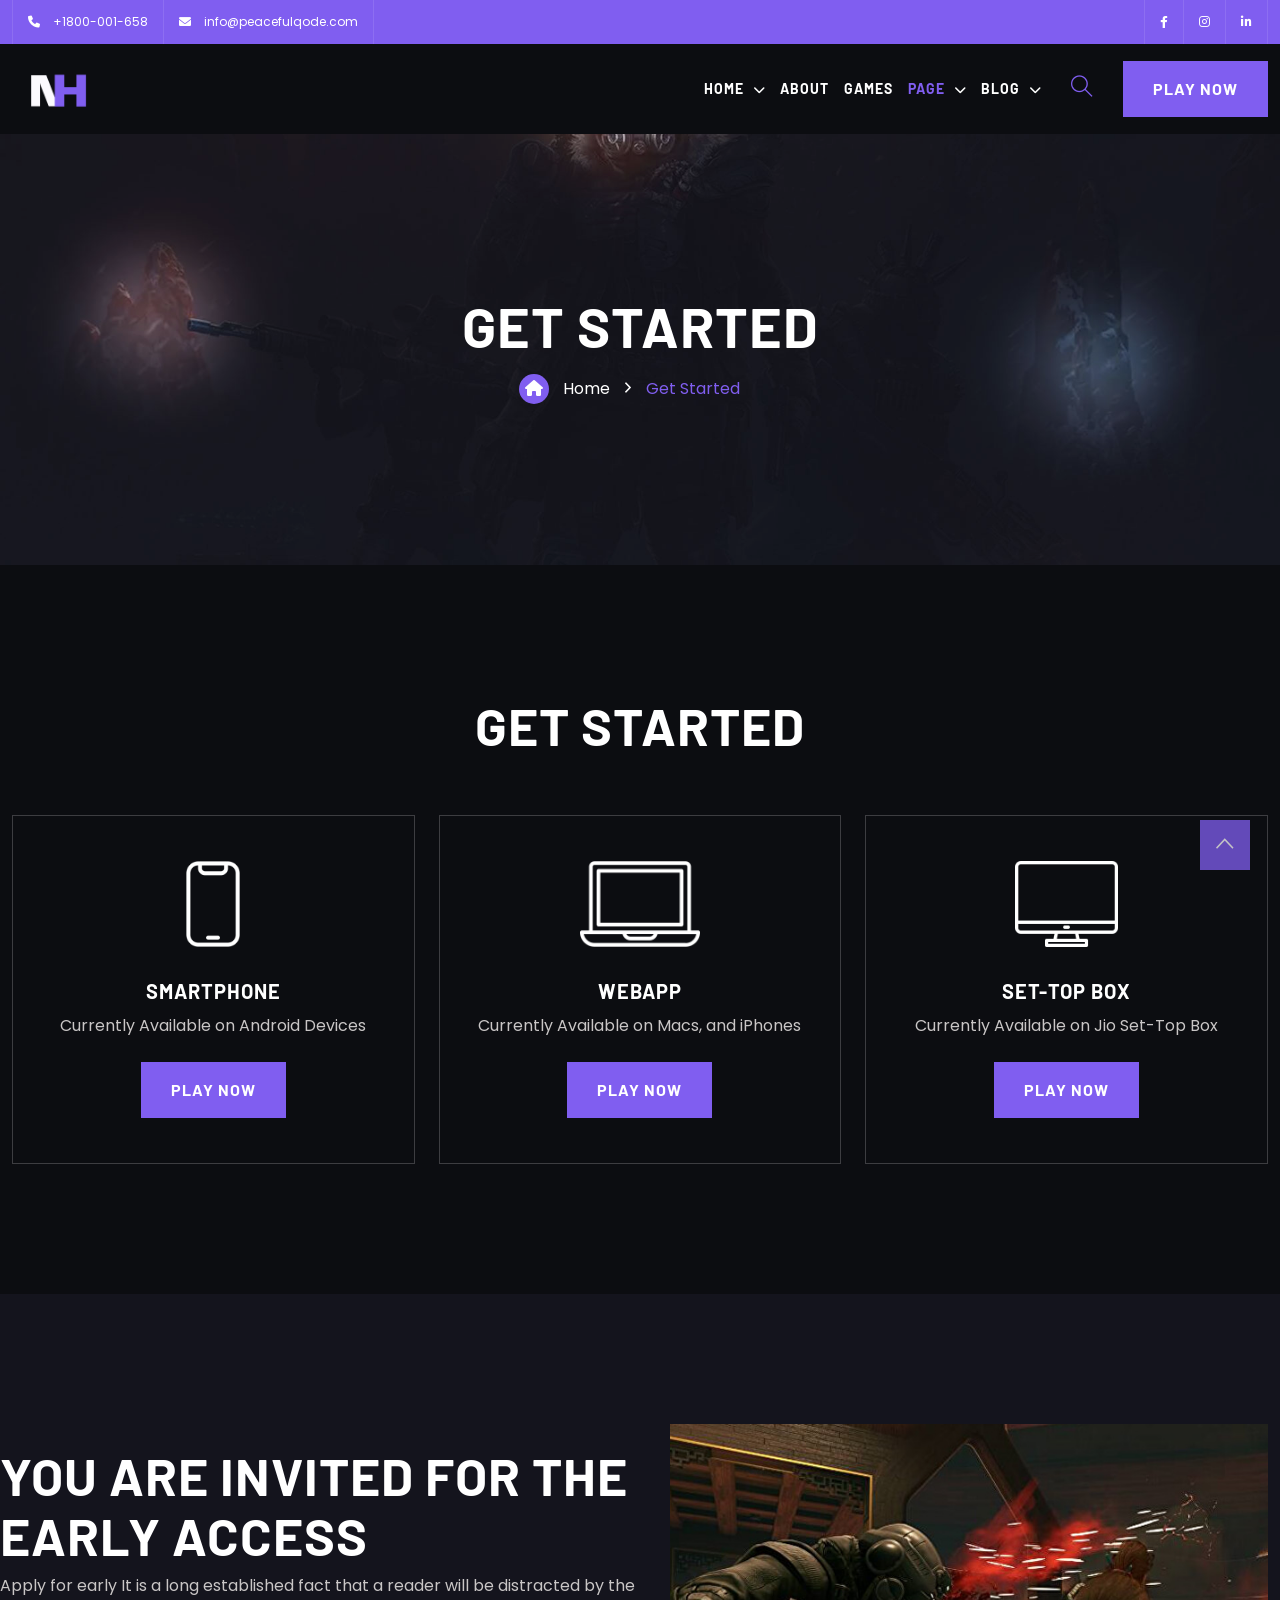
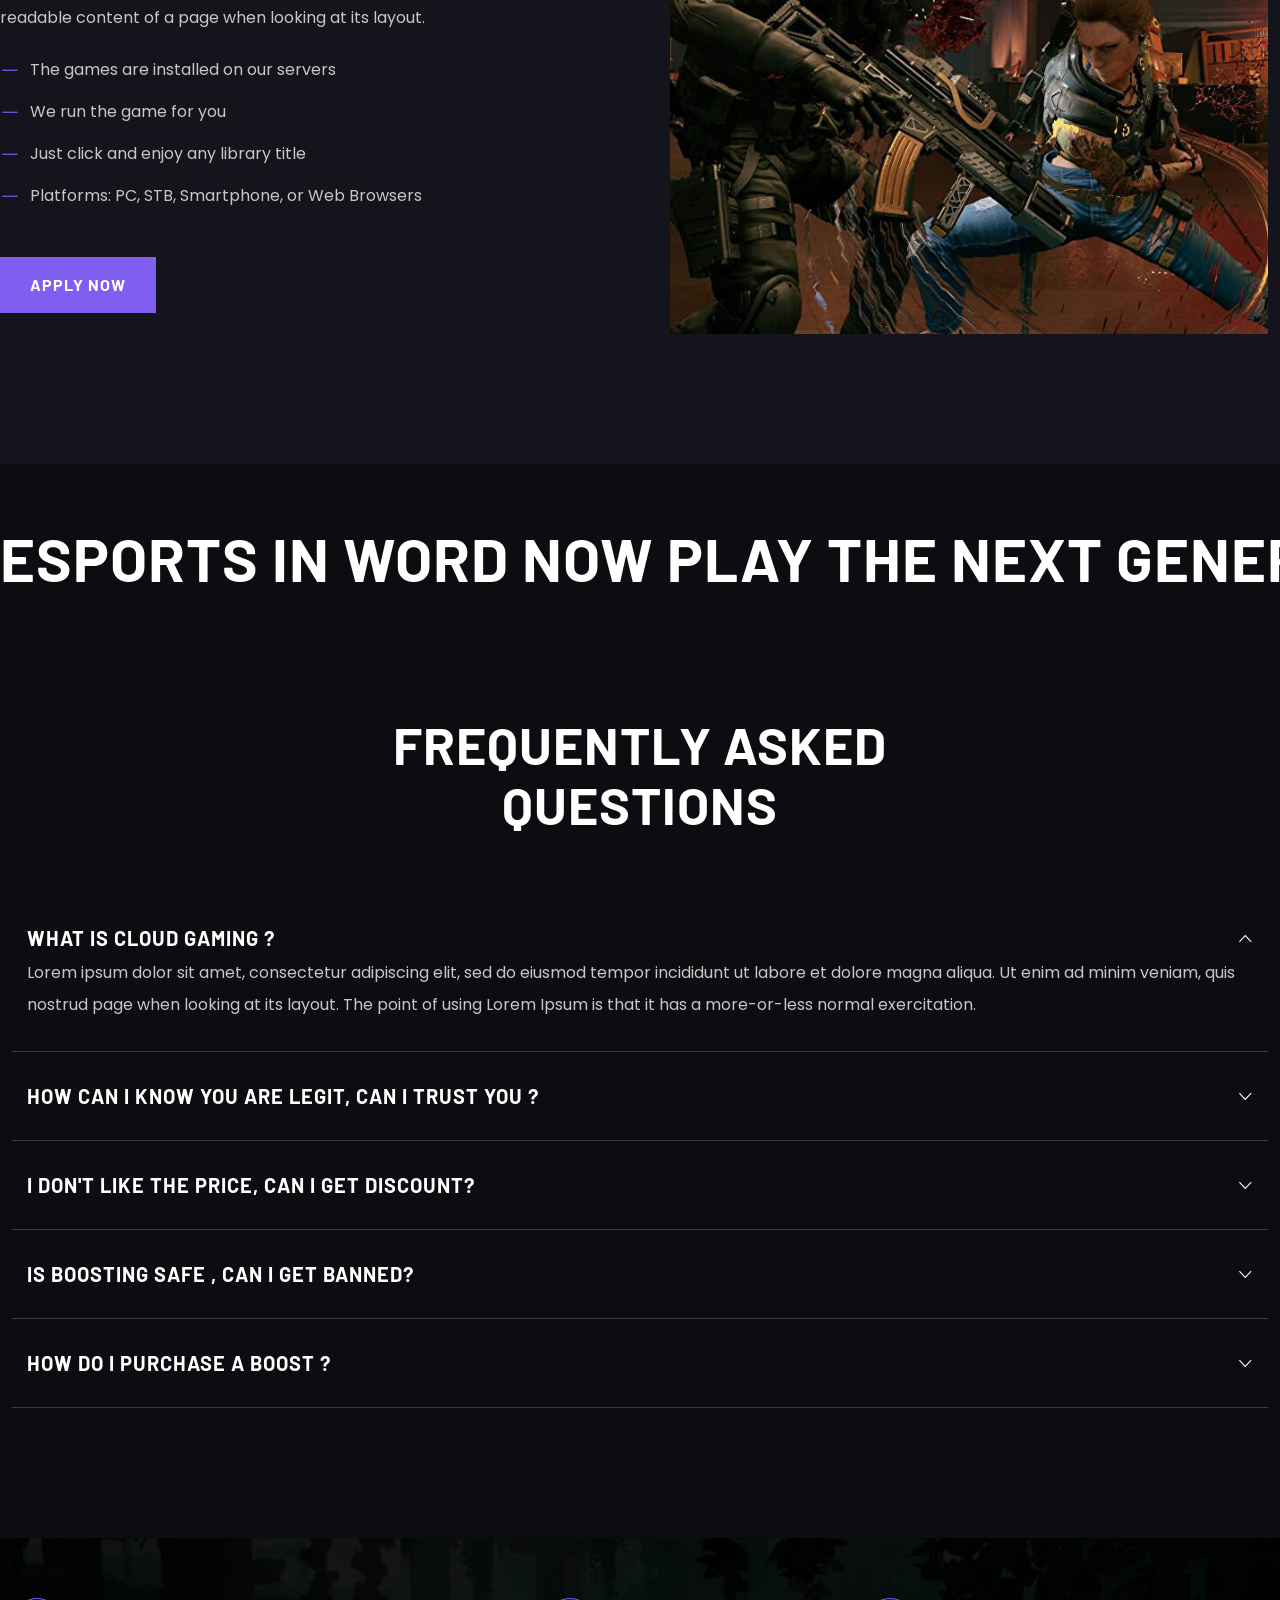
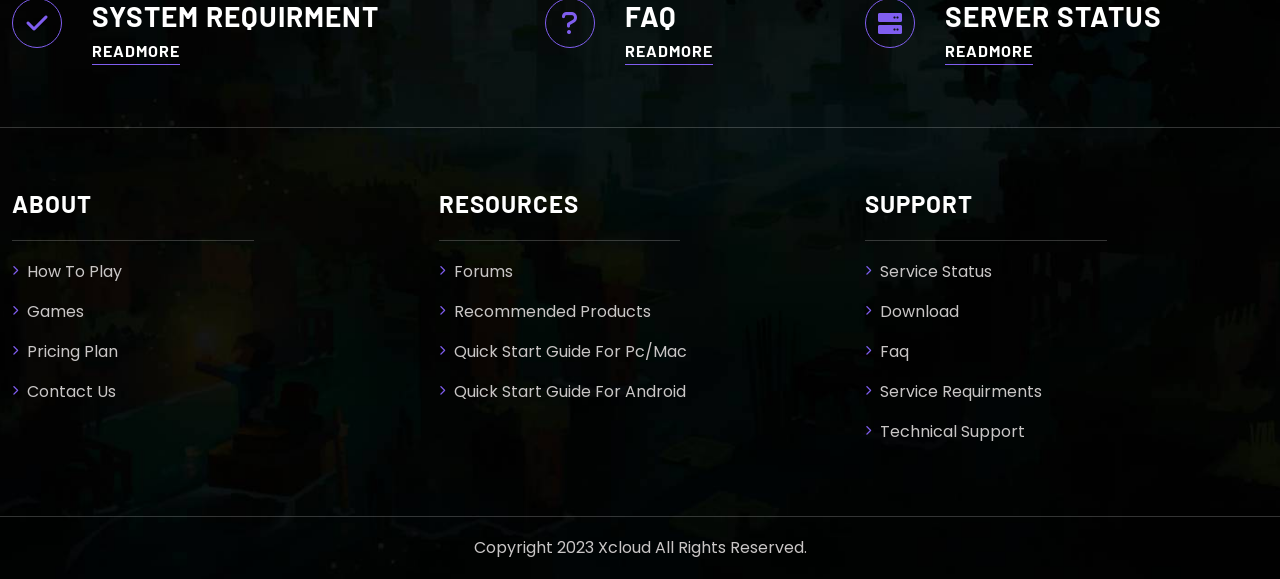
<file: get-started.html>
<!DOCTYPE html>
<html lang="en">

<head>
    <meta charset="UTF-8">
    <meta http-equiv="X-UA-Compatible" content="IE=edge">
    <meta name="viewport" content="width=device-width, initial-scale=1.0">
    <title>Xcloud - Cloud Gaming HTML Template</title>
    <!-- Favicon -->
    <link rel="shortcut icon" href="images/favicon.ico">
    <!-- Bootstrap -->
    <link rel="stylesheet" href="css/bootstrap.min.css">
    <!-- Animations -->
    <link rel="stylesheet" href="css/animations.min.css">
    <!-- Icons -->
    <link rel="stylesheet" href="fonts/font-awesome/css/all.min.css">
    <link rel="stylesheet" href="css/ionicons.min.css">
    <link rel="stylesheet" href="fonts/themify-icons/themify-icons.css">
    <link rel="stylesheet" href="fonts/flaticon/flaticon.css">
    <!-- Magnific Popup -->
    <link rel="stylesheet" href="css/magnific-popup.min.css">
    <!-- Style -->
    <link rel="stylesheet" href="css/style.css">
    <!-- Responsive -->
    <link rel="stylesheet" href="css/responsive.css">
</head>

<body>

    <!-- Loading -->
    <div id="pq-loading">
        <div id="pq-loading-center">
            <img src="images/logo/logo.png" alt="loading">
        </div>
    </div>
    <!-- Loading -->

    <!-- Header -->
    <header id="pq-header" class="pq-header-default pq-has-sticky">
        <div class="pq-top-header ">
            <div class="container">
                <div class="row flex-row-reverse">
                    <div class="col-md-6 text-right">
                        <div class="pq-header-social text-right">
                            <ul>
                                <li><a href="#"><i class="fab fa-facebook-f"></i></a></li>
                                <li><a href="#"><i class="fab fa-instagram"></i></a></li>
                                <li><a href="#"><i class="fab fa-linkedin-in"></i></a></li>
                            </ul>
                        </div>
                    </div>
                    <div class="col-md-6">
                        <div class="pq-header-contact ">
                            <ul>
                                <li>
                                    <a href="tel:+1800001658"><i class="fas fa-phone"></i>
                                        <span>+1800-001-658</span>
                                    </a>
                                </li>
                                <li>
                                    <a href="mailto:info@peacefulqode.com">
                                        <i class="fas fa-envelope"></i>
                                        <span>info@peacefulqode.com</span>
                                    </a>
                                </li>
                            </ul>
                        </div>
                    </div>
                </div>
            </div>
        </div>
        <div class="pq-bottom-header">
            <div class="container">
                <div class="row">
                    <div class="col-lg-12">
                        <nav class="navbar navbar-expand-lg navbar-light">
                            <a class="navbar-brand" href="main-home.html">
                                <img class="img-fluid logo" src="images/logo/logo.png" alt="xcloud">
                            </a>
                            <div class="collapse navbar-collapse" id="navbarSupportedContent">
                                <div id="pq-menu-contain" class="pq-menu-contain">
                                    <ul id="pq-main-menu" class="navbar-nav ml-auto">
                                        <li class="menu-item menu-item-has-children">
                                            <a href="main-home.html">Home</a><i
                                                class="fa fa-chevron-down pq-submenu-icon"></i>
                                            <ul class="sub-menu">
                                                <li class="menu-item">
                                                    <a href="main-home.html" aria-current="page">Main Home</a>
                                                </li>
                                                <li class="menu-item">
                                                    <a href="cloud-game.html">Cloud Game</a>
                                                </li>
                                                <li class="menu-item">
                                                    <a href="online-gaming.html">Online Gaming</a>
                                                </li>
                                            </ul>
                                        </li>
                                        <li class="menu-item">
                                            <a href="about.html">About</a>
                                        </li>
                                        <li class="menu-item">
                                            <a href="games.html">Games</a>
                                        </li>
                                        <li class="menu-item current-menu-item menu-item-has-children">
                                            <a href="#">page</a><i class="fa fa-chevron-down pq-submenu-icon"></i>
                                            <ul class="sub-menu">
                                                <li class="menu-item">
                                                    <a href="pricing-plan.html">Pricing Plan</a>
                                                </li>
                                                <li class="menu-item current-menu-item">
                                                    <a href="get-started.html">Get Started</a>
                                                </li>
                                                <li class="menu-item">
                                                    <a href="how-to-play.html">How to play</a>
                                                </li>
                                                <li class="menu-item">
                                                    <a href="support.html">Support</a>
                                                </li>
                                                <li class="menu-item">
                                                    <a href="download.html">Download</a>
                                                </li>
                                                <li class="menu-item">
                                                    <a href="faq.html">FAQ</a>
                                                </li>
                                                <li class="menu-item">
                                                    <a href="contact-us.html">Contact Us</a>
                                                </li>
                                                <li class="menu-item">
                                                    <a href="404.html">404</a>
                                                </li>
                                            </ul>
                                        </li>
                                        <li class="menu-item menu-item-has-children">
                                            <a href="#">blog</a><i class="fa fa-chevron-down pq-submenu-icon"></i>
                                            <ul class="sub-menu">
                                                <li class="menu-item menu-item-has-children">
                                                    <a href="#">Grid Style</a><i
                                                        class="fa fa-chevron-down pq-submenu-icon"></i>
                                                    <ul class="sub-menu">
                                                        <li class="menu-item">
                                                            <a href="1-column-blog.html">1 column blog</a>
                                                        </li>
                                                        <li class="menu-item">
                                                            <a href="2-column-blog.html">2 column blog</a>
                                                        </li>
                                                        <li class="menu-item">
                                                            <a href="3-column-blog.html">3 column blog</a>
                                                        </li>
                                                    </ul>
                                                </li>
                                                <li class="menu-item menu-item-has-children">
                                                    <a href="#">blog sidebar</a><i
                                                        class="fa fa-chevron-down pq-submenu-icon"></i>
                                                    <ul class="sub-menu">
                                                        <li id="menu-item-1534" class="menu-item">
                                                            <a href="left-sidebar.html">Left Sidebar</a>
                                                        </li>
                                                        <li class="menu-item">
                                                            <a href="right-sidebar.html">Right Sidebar</a>
                                                        </li>
                                                    </ul>
                                                </li>
                                                <li class="menu-item">
                                                    <a href="you-wont-stop-playing-once-you-start.html">single blog</a>
                                                </li>
                                            </ul>
                                        </li>
                                    </ul>
                                </div>
                            </div>
                            <div class="pq-menu-search-block">
                                <a href="javascript:void(0)" class="pq-tools-serach-button" data-bs-toggle="offcanvas"
                                    data-bs-target="#offcanvassearch"><i class="ti-search"></i></a>
                                <div class="offcanvas offcanvas-top" tabindex="-1" id="offcanvassearch">
                                    <form role="search" method="get" class="search-form">
                                        <button type="button" class="btn-close" data-bs-dismiss="offcanvas"
                                            aria-label="Close"></button>
                                        <label>
                                            <span class="screen-reader-text">Search for:</span>
                                            <input type="search" class="search-field" placeholder="Search …" value=""
                                                name="s">
                                        </label>
                                        <button type="submit" class="search-submit"><span
                                                class="screen-reader-text">Search</span></button>
                                    </form>
                                </div>
                            </div>
                            <div class="pq-btn-container">
                                <div class="pq-button-block">
                                    <a href="games.html" class="pq-button pq-button-flat">
                                        <span class="pq-button-text">play now </span>
                                    </a>
                                </div>
                            </div>
                            <button class="navbar-toggler" type="button" data-bs-toggle="collapse"
                                data-bs-target="#navbarSupportedContent" aria-controls="navbarSupportedContent"
                                aria-expanded="false" aria-label="Toggle navigation">
                                <i class="fas fa-bars"></i>
                            </button>
                        </nav>
                    </div>
                </div>
            </div>
        </div>
    </header>
    <!-- Header -->

    <!-- Breadcrumb -->
    <div class="pq-breadcrumb">
        <div class="container">
            <div class="row align-items-center">
                <div class="col-lg-12">
                    <nav aria-label="breadcrumb">
                        <div class="pq-breadcrumb-title">
                            <h1>Get Started</h1>
                        </div>
                        <div class="pq-breadcrumb-container">
                            <ol class="breadcrumb">
                                <li class="breadcrumb-item"><a href="main-home.html"><i class="fas fa-home"></i>Home</a>
                                </li>
                                <li class="breadcrumb-item active">Get Started</li>
                            </ol>
                        </div>
                    </nav>
                </div>
            </div>
        </div>
    </div>
    <!-- Breadcrumb -->

    <!-- Get Started -->
    <section class="get-started">
        <div class="container">
            <div class="row">
                <div class="col-lg-12">
                    <div class="pq-section-title-style-1 text-center">
                        <h2 class="pq-section-main-title">Get Started</h2>
                    </div>
                </div>
                <div class="col-xl-4 col-lg-6 col-md-6">
                    <div class="pq-image-box pq-style-5">
                        <div class="pq-image-box-img">
                            <img src="images/get-started/1.png" class="img-fluid" alt="">
                        </div>
                        <div class="pq-image-box-content">
                            <h6 class="pq-image-box-title">smartphone</h6>
                            <p class="pq-image-box-description">Currently Available on Android Devices</p>
                            <a href="how-to-play.html" class="pq-button pq-button-flat">
                                <span class="pq-button-text">play now</span>
                            </a>
                        </div>
                    </div>
                </div>
                <div class="col-xl-4 col-lg-6 col-md-6 mt-4 mt-md-0">
                    <div class="pq-image-box pq-style-5">
                        <div class="pq-image-box-img">
                            <img src="images/get-started/2.png" class="img-fluid" alt="">
                        </div>
                        <div class="pq-image-box-content">
                            <h6 class="pq-image-box-title">webapp</h6>
                            <p class="pq-image-box-description">Currently Available on Macs, and iPhones</p>
                            <a href="how-to-play.html" class="pq-button pq-button-flat">
                                <span class="pq-button-text">play now</span>
                            </a>
                        </div>
                    </div>
                </div>
                <div class="col-xl-4 col-lg-12 col-md-12 mt-4 mt-xl-0">
                    <div class="pq-image-box pq-style-5">
                        <div class="pq-image-box-img">
                            <img src="images/get-started/3.png" class="img-fluid" alt="">
                        </div>
                        <div class="pq-image-box-content">
                            <h6 class="pq-image-box-title">set-top box</h6>
                            <p class="pq-image-box-description">Currently Available on Jio Set-Top Box</p>
                            <a href="how-to-play.html" class="pq-button pq-button-flat">
                                <span class="pq-button-text">play now</span>
                            </a>
                        </div>
                    </div>
                </div>
            </div>
        </div>
    </section>
    <!-- Get Started -->

    <!-- Early Access -->
    <section class="early-access pq-bg-grey">
        <div class="container">
            <div class="row align-items-center flex-column-reverse flex-lg-row">
                <div class="col-lg-6 p-xl-0 mt-4 mt-lg-0">
                    <div class="pq-section-title-style-1">
                        <h2 class="pq-section-main-title">you are invited for the early access</h2>
                        <p class="pq-section-description">Apply for early It is a long established fact that a reader
                            will be distracted by the readable content of a page when looking at its layout. </p>
                    </div>
                    <ul class="pq-list-check pq-mb-45">
                        <li>
                            <i class="ti-minus"></i>
                            <span>The games are installed on our servers</span>
                        </li>
                        <li>
                            <i class="ti-minus"></i>
                            <span>We run the game for you</span>
                        </li>
                        <li>
                            <i class="ti-minus"></i>
                            <span>Just click and enjoy any library title</span>
                        </li>
                        <li>
                            <i class="ti-minus"></i>
                            <span>Platforms: PC, STB, Smartphone, or Web Browsers</span>
                        </li>
                    </ul>
                    <div class="pq-btn-container">
                        <div class="pq-button-block">
                            <a class="pq-button pq-button-flat" href="contact-us.html">
                                <span class="pq-button-text">Apply now</span>
                            </a>
                        </div>
                    </div>
                </div>
                <div class="col-lg-6 pq-ps-30">
                    <img src="images/early-access/1.jpg" class="img-fluid w-100" alt="">
                </div>
            </div>
        </div>
    </section>
    <!-- Early Access -->

    <!-- Marquee -->
    <div class="Marquee pq-pt-60">
        <div class="container-fluid">
            <div class="row">
                <div class="col-lg-12 p-0">
                    <div class="pq-marquee-main">
                        <div class="pq-marquee">
                            <ul class="marquee-content-items">
                                <li>
                                    esports in word now play the next generation <span> cloud gaming</span>
                                </li>
                            </ul>
                            <ul class="marquee-content-items">
                                <li>
                                    esports in word now play the next generation <span> cloud gaming</span>
                                </li>
                            </ul>
                        </div>
                    </div>
                </div>
            </div>
        </div>
    </div>
    <!-- Marquee -->

    <!-- Faq -->
    <section class="faq">
        <div class="container">
            <div class="row">
                <div class="col-lg-12">
                    <div class=" pq-section-title-style-1 text-center">
                        <h2 class="pq-section-main-title">frequently asked questions</h2>
                    </div>
                </div>
                <div class="col-lg-12">
                    <div class="pq-accordion-block-style-1">
                        <div class="pq-accordion-block ">
                            <div class="pq-accordion-box pq-active 1">
                                <div class="pq-ad-title">
                                    <h4 class="ad-title-text">
                                        what is cloud gaming ?
                                        <i aria-hidden="true" class="ion ion-ios-arrow-down active"></i><i
                                            aria-hidden="true" class="ion ion-ios-arrow-up inactive"></i>
                                    </h4>
                                </div>
                                <div class="pq-accordion-details">
                                    <p class="pq-detail-text"> Lorem ipsum dolor sit amet, consectetur adipiscing elit,
                                        sed do eiusmod
                                        tempor incididunt ut labore et dolore magna aliqua. Ut enim ad minim veniam,
                                        quis nostrud page when
                                        looking at its layout. The point of using Lorem Ipsum is that it has a
                                        more-or-less normal
                                        exercitation. </p>
                                </div>
                            </div>
                        </div>
                        <div class="pq-accordion-block ">
                            <div class="pq-accordion-box   2">
                                <div class="pq-ad-title">
                                    <h4 class="ad-title-text">
                                        how can i know you are legit, can i trust you ?
                                        <i aria-hidden="true" class="ion ion-ios-arrow-down active"></i><i
                                            aria-hidden="true" class="ion ion-ios-arrow-up inactive"></i>
                                    </h4>
                                </div>
                                <div class="pq-accordion-details" style="display: none;">
                                    <p class="pq-detail-text"> Lorem ipsum dolor sit amet, consectetur adipiscing elit,
                                        sed do eiusmod
                                        tempor incididunt ut labore et dolore magna aliqua. Ut enim ad minim veniam,
                                        quis nostrud page when
                                        looking at its layout. The point of using Lorem Ipsum is that it has a
                                        more-or-less normal
                                        exercitation. </p>
                                </div>
                            </div>
                        </div>
                        <div class="pq-accordion-block ">
                            <div class="pq-accordion-box   3">
                                <div class="pq-ad-title">
                                    <h4 class="ad-title-text">
                                        i don't like the price, can i get discount?
                                        <i aria-hidden="true" class="ion ion-ios-arrow-down active"></i><i
                                            aria-hidden="true" class="ion ion-ios-arrow-up inactive"></i>
                                    </h4>
                                </div>
                                <div class="pq-accordion-details">
                                    <p class="pq-detail-text"> Lorem ipsum dolor sit amet, consectetur adipiscing elit,
                                        sed do eiusmod
                                        tempor incididunt ut labore et dolore magna aliqua. Ut enim ad minim veniam,
                                        quis nostrud page when
                                        looking at its layout. The point of using Lorem Ipsum is that it has a
                                        more-or-less normal
                                        exercitation. </p>
                                </div>
                            </div>
                        </div>
                        <div class="pq-accordion-block ">
                            <div class="pq-accordion-box   4">
                                <div class="pq-ad-title">
                                    <h4 class="ad-title-text">
                                        is boosting safe , can i get banned?
                                        <i aria-hidden="true" class="ion ion-ios-arrow-down active"></i><i
                                            aria-hidden="true" class="ion ion-ios-arrow-up inactive"></i>
                                    </h4>
                                </div>
                                <div class="pq-accordion-details">
                                    <p class="pq-detail-text"> Lorem ipsum dolor sit amet, consectetur adipiscing elit,
                                        sed do eiusmod
                                        tempor incididunt ut labore et dolore magna aliqua. Ut enim ad minim veniam,
                                        quis nostrud page when
                                        looking at its layout. The point of using Lorem Ipsum is that it has a
                                        more-or-less normal
                                        exercitation. </p>
                                </div>
                            </div>
                        </div>
                        <div class="pq-accordion-block ">
                            <div class="pq-accordion-box   5">
                                <div class="pq-ad-title">
                                    <h4 class="ad-title-text">
                                        how do i purchase a boost ?
                                        <i aria-hidden="true" class="ion ion-ios-arrow-down active"></i><i
                                            aria-hidden="true" class="ion ion-ios-arrow-up inactive"></i>
                                    </h4>
                                </div>
                                <div class="pq-accordion-details">
                                    <p class="pq-detail-text"> Lorem ipsum dolor sit amet, consectetur adipiscing elit,
                                        sed do eiusmod
                                        tempor incididunt ut labore et dolore magna aliqua. Ut enim ad minim veniam,
                                        quis nostrud page when
                                        looking at its layout. The point of using Lorem Ipsum is that it has a
                                        more-or-less normal
                                        exercitation.</p>
                                </div>
                            </div>
                        </div>
                    </div>
                </div>
            </div>
        </div>
    </section>
    <!-- Faq -->

    <!-- Footer -->
    <footer id="pq-footer">
        <div class="pq-footer-style-1">
            <div class="pq-footer-top">
                <!-- footer top list -->
                <div class="pq-footer-bottom-list">
                    <div class="container">
                        <div class="row no-gutters">
                            <div class="col-lg-5">
                                <div class="pq-footer-items">
                                    <div class="pq-footer-items-icon">
                                        <i class="fa fa-check" aria-hidden="true"></i>
                                    </div>
                                    <div class="pq-footer-items-info">
                                        <h4>system requirment</h4>
                                        <div class="pq-btn-container">
                                            <div class="pq-button-block">
                                                <a class="pq-button pq-button-link" href="support.html">
                                                    <span class="pq-button-text">Readmore</span>
                                                </a>
                                            </div>
                                        </div>
                                    </div>
                                </div>
                            </div>
                            <div class="col-lg-3">
                                <div class="pq-footer-items">
                                    <div class="pq-footer-items-icon">
                                        <i class="fa fa-question" aria-hidden="true"></i>
                                    </div>
                                    <div class="pq-footer-items-info">
                                        <h4>faq</h4>
                                        <div class="pq-btn-container">
                                            <div class="pq-button-block">
                                                <a class="pq-button pq-button-link" href="faq.html">
                                                    <span class="pq-button-text">Readmore</span>
                                                </a>
                                            </div>
                                        </div>
                                    </div>
                                </div>
                            </div>
                            <div class="col-lg-4">
                                <div class="pq-footer-items">
                                    <div class="pq-footer-items-icon">
                                        <i class="fa fa-server" aria-hidden="true"></i>
                                    </div>
                                    <div class="pq-footer-items-info">
                                        <h4>server status</h4>
                                        <div class="pq-btn-container">
                                            <div class="pq-button-block">
                                                <a class="pq-button pq-button-link" href="get-started.html">
                                                    <span class="pq-button-text">Readmore</span>
                                                </a>
                                            </div>
                                        </div>
                                    </div>
                                </div>
                            </div>
                        </div>
                    </div>
                </div>
                <!-- footer top list -->
                <div class="pq-footer-bottom">
                    <div class="container">
                        <div class="row">
                            <div class="col-lg-4  col-md-4">
                                <div class="widget">
                                    <h4 class="footer-title">About</h4>
                                    <div class="menu-usefull-link-container">
                                        <ul id="menu-usefull-link" class="menu">
                                            <li class="menu-item">
                                                <a href="how-to-play.html">How to play</a>
                                            </li>
                                            <li class="menu-item">
                                                <a href="games.html">Games</a>
                                            </li>
                                            <li class="menu-item">
                                                <a href="pricing-plan.html">Pricing Plan</a>
                                            </li>
                                            <li class="menu-item">
                                                <a href="contact-us.html">Contact Us</a>
                                            </li>
                                        </ul>
                                    </div>
                                </div>
                            </div>
                            <div class="col-lg-4  col-md-4">
                                <div class="widget">
                                    <h4 class="footer-title">resources</h4>
                                    <div class="menu-resources-link-container">
                                        <ul id="menu-resources-link" class="menu">
                                            <li class="menu-item">
                                                <a href="contact-us.html">forums</a>
                                            </li>
                                            <li class="menu-item">
                                                <a href="download.html">recommended products</a>
                                            </li>
                                            <li class="menu-item">
                                                <a href="how-to-play.html">quick start guide for pc/mac</a>
                                            </li>
                                            <li class="menu-item">
                                                <a href="games.html">quick start guide for android</a>
                                            </li>
                                        </ul>
                                    </div>
                                </div>
                            </div>
                            <div class="col-lg-4 col-md-4">
                                <div class="widget">
                                    <h4 class="footer-title">support</h4>
                                    <div class="menu-support-menu-container">
                                        <ul id="menu-support-menu" class="menu">
                                            <li class="menu-item">
                                                <a href="pricing-plan.html">service status</a>
                                            </li>
                                            <li class="menu-item">
                                                <a href="download.html">download</a>
                                            </li>
                                            <li class="menu-item">
                                                <a href="faq.html">faq</a>
                                            </li>
                                            <li class="menu-item">
                                                <a href="contact-us.html">service requirments</a>
                                            </li>
                                            <li class="menu-item">
                                                <a href="support.html">technical support</a>
                                            </li>
                                        </ul>
                                    </div>
                                </div>
                            </div>
                        </div>
                    </div>
                </div>
            </div>
            <div class="pq-copyright-footer">
                <div class="container">
                    <div class="row">
                        <div class="col-md-12 text-center ">
                            <span class="pq-copyright"> Copyright 2023 Xcloud All Rights Reserved.</span>
                        </div>
                    </div>
                </div>
            </div>
        </div>
    </footer>
    <!-- Footer -->

    <!-- Back to Top -->
    <div id="back-to-top">
        <a class="top" id="top" href="#top"> <i class="ion-ios-arrow-up"></i> </a>
    </div>
    <!-- back to Top -->

    <!-- Jquery -->
    <script src="js/jquery.min.js"></script>
    <!-- Bootstrap -->
    <script src="js/bootstrap.min.js"></script>
    <!-- Owl Carousel -->
    <script src="js/owl.carousel.min.js"></script>
    <!-- Wow -->
    <script src="js/wow.min.js"></script>
    <!-- Magnefic Popup -->
    <script src="js/jquery.magnific-popup.min.js"></script>
    <!-- Custom -->
    <script src="js/custom.js"></script>
</body>

</html>
</file>
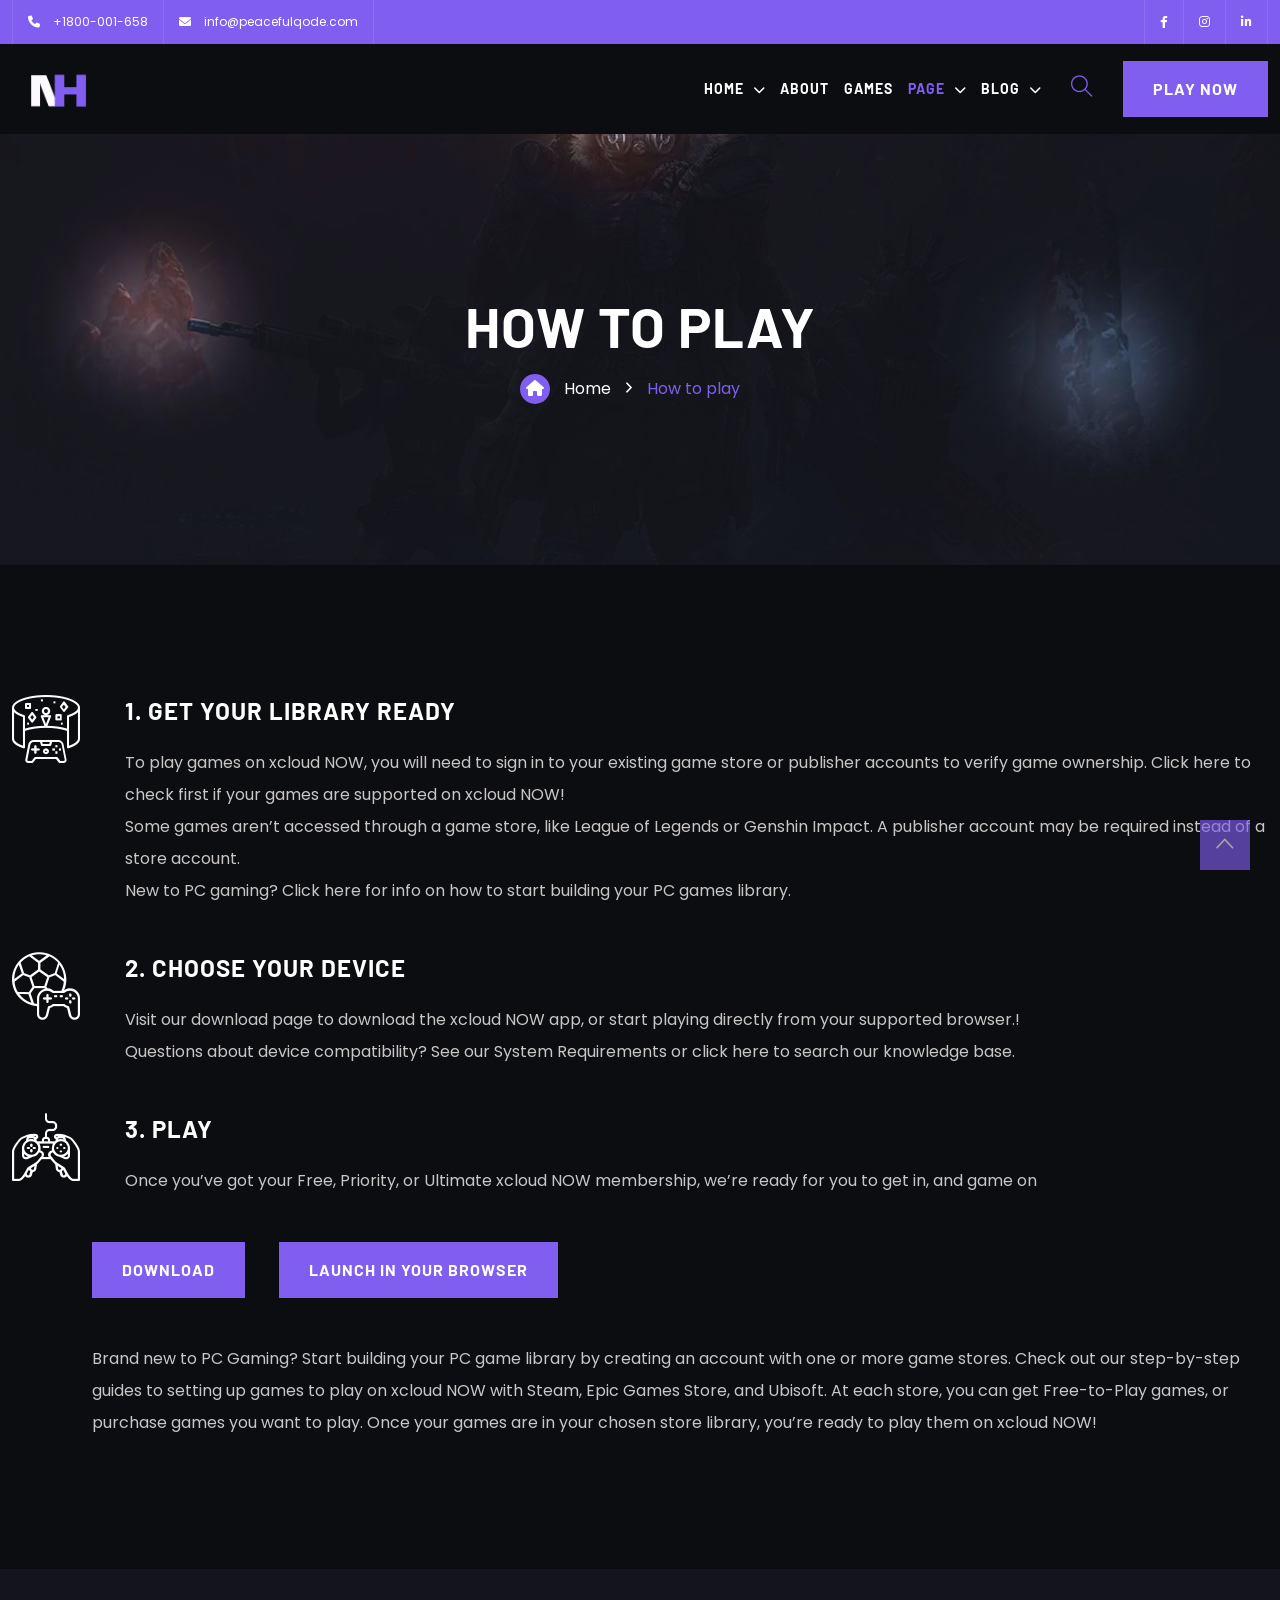
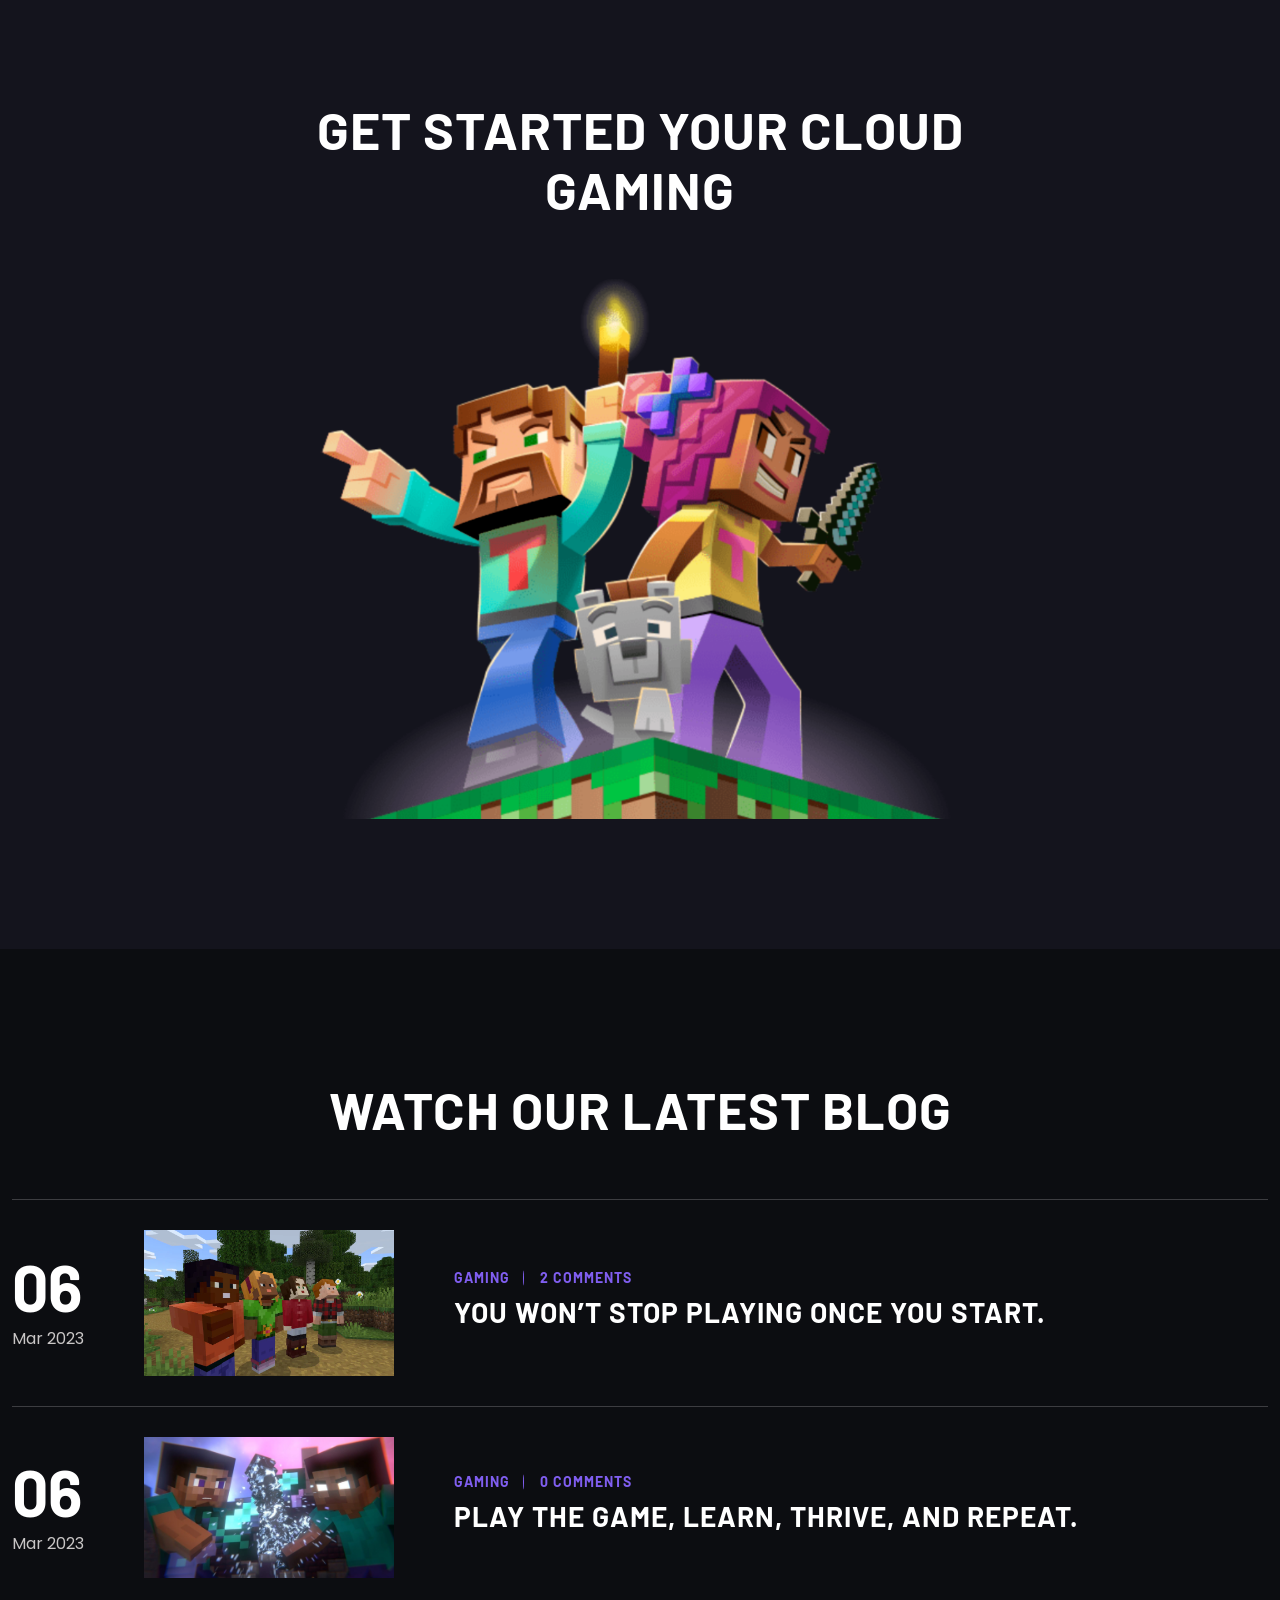
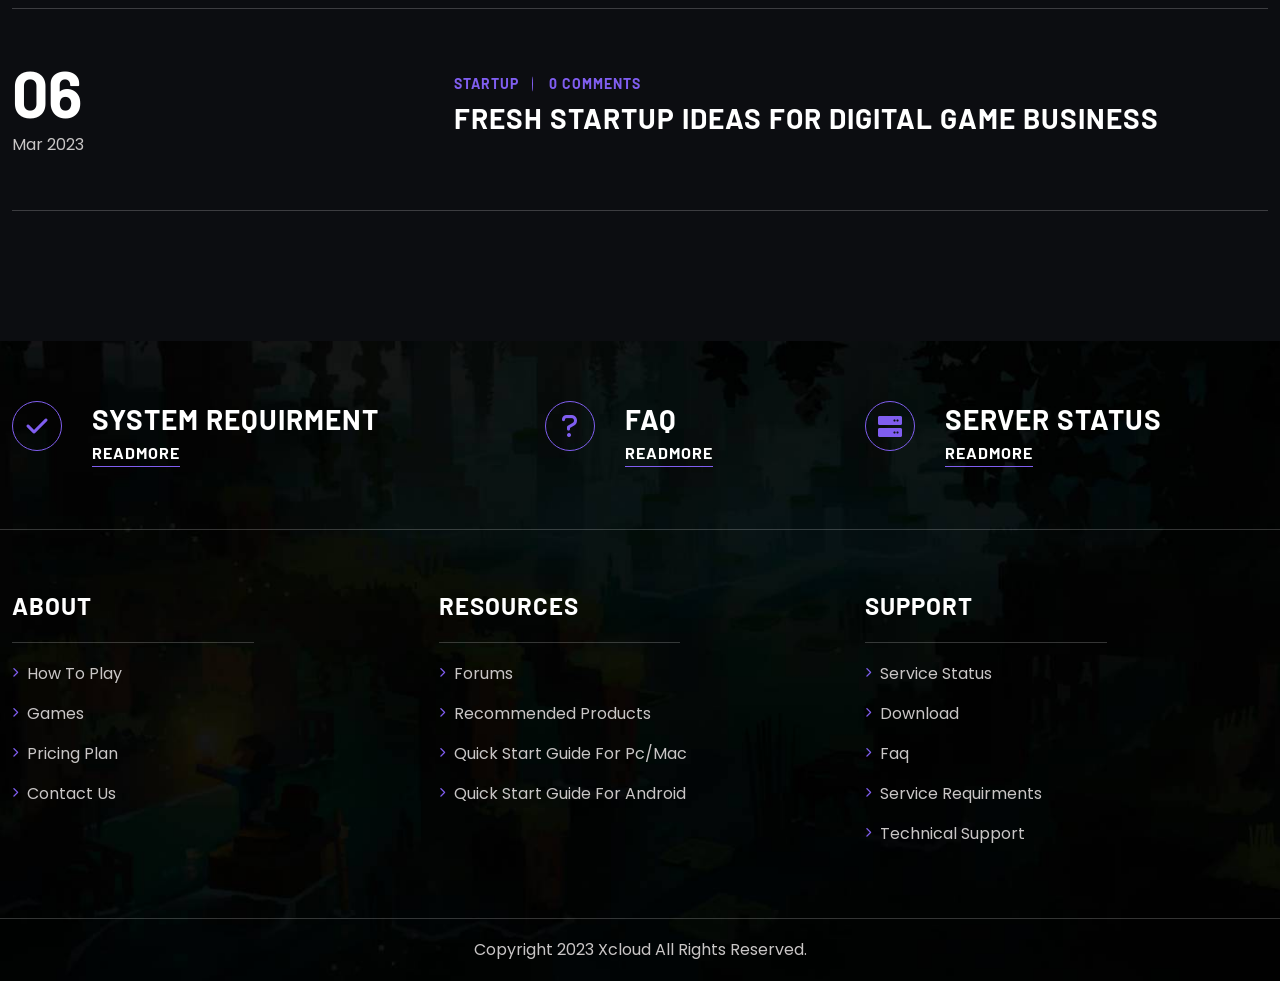
<file: how-to-play.html>
<!DOCTYPE html>
<html lang="en">

<head>
    <meta charset="UTF-8">
    <meta http-equiv="X-UA-Compatible" content="IE=edge">
    <meta name="viewport" content="width=device-width, initial-scale=1.0">
    <title>Xcloud - Cloud Gaming HTML Template</title>
    <!-- Favicon -->
    <link rel="shortcut icon" href="images/favicon.ico">
    <!-- Bootstrap -->
    <link rel="stylesheet" href="css/bootstrap.min.css">
    <!-- Animations -->
    <link rel="stylesheet" href="css/animations.min.css">
    <!-- Icons -->
    <link rel="stylesheet" href="fonts/font-awesome/css/all.min.css">
    <link rel="stylesheet" href="css/ionicons.min.css">
    <link rel="stylesheet" href="fonts/themify-icons/themify-icons.css">
    <link rel="stylesheet" href="fonts/flaticon/flaticon.css">
    <!-- Magnific Popup -->
    <link rel="stylesheet" href="css/magnific-popup.min.css">
    <!-- Style -->
    <link rel="stylesheet" href="css/style.css">
    <!-- Responsive -->
    <link rel="stylesheet" href="css/responsive.css">
</head>

<body>

    <!-- Loading -->
    <div id="pq-loading">
        <div id="pq-loading-center">
            <img src="images/logo/logo.png" alt="loading">
        </div>
    </div>
    <!-- Loading -->

    <!-- Header -->
    <header id="pq-header" class="pq-header-default pq-has-sticky">
        <div class="pq-top-header ">
            <div class="container">
                <div class="row flex-row-reverse">
                    <div class="col-md-6 text-right">
                        <div class="pq-header-social text-right">
                            <ul>
                                <li><a href="#"><i class="fab fa-facebook-f"></i></a></li>
                                <li><a href="#"><i class="fab fa-instagram"></i></a></li>
                                <li><a href="#"><i class="fab fa-linkedin-in"></i></a></li>
                            </ul>
                        </div>
                    </div>
                    <div class="col-md-6">
                        <div class="pq-header-contact ">
                            <ul>
                                <li>
                                    <a href="tel:+1800001658"><i class="fas fa-phone"></i>
                                        <span>+1800-001-658</span>
                                    </a>
                                </li>
                                <li>
                                    <a href="mailto:info@peacefulqode.com">
                                        <i class="fas fa-envelope"></i>
                                        <span>info@peacefulqode.com</span>
                                    </a>
                                </li>
                            </ul>
                        </div>
                    </div>
                </div>
            </div>
        </div>
        <div class="pq-bottom-header">
            <div class="container">
                <div class="row">
                    <div class="col-lg-12">
                        <nav class="navbar navbar-expand-lg navbar-light">
                            <a class="navbar-brand" href="main-home.html">
                                <img class="img-fluid logo" src="images/logo/logo.png" alt="xcloud">
                            </a>
                            <div class="collapse navbar-collapse" id="navbarSupportedContent">
                                <div id="pq-menu-contain" class="pq-menu-contain">
                                    <ul id="pq-main-menu" class="navbar-nav ml-auto">
                                        <li class="menu-item menu-item-has-children">
                                            <a href="main-home.html">Home</a><i
                                                class="fa fa-chevron-down pq-submenu-icon"></i>
                                            <ul class="sub-menu">
                                                <li class="menu-item">
                                                    <a href="main-home.html" aria-current="page">Main Home</a>
                                                </li>
                                                <li class="menu-item">
                                                    <a href="cloud-game.html">Cloud Game</a>
                                                </li>
                                                <li class="menu-item">
                                                    <a href="online-gaming.html">Online Gaming</a>
                                                </li>
                                            </ul>
                                        </li>
                                        <li class="menu-item">
                                            <a href="about.html">About</a>
                                        </li>
                                        <li class="menu-item">
                                            <a href="games.html">Games</a>
                                        </li>
                                        <li class="menu-item current-menu-item menu-item-has-children">
                                            <a href="#">page</a><i class="fa fa-chevron-down pq-submenu-icon"></i>
                                            <ul class="sub-menu">
                                                <li class="menu-item">
                                                    <a href="pricing-plan.html">Pricing Plan</a>
                                                </li>
                                                <li class="menu-item">
                                                    <a href="get-started.html">Get Started</a>
                                                </li>
                                                <li class="menu-item current-menu-item">
                                                    <a href="how-to-play.html">How to play</a>
                                                </li>
                                                <li class="menu-item">
                                                    <a href="support.html">Support</a>
                                                </li>
                                                <li class="menu-item">
                                                    <a href="download.html">Download</a>
                                                </li>
                                                <li class="menu-item">
                                                    <a href="faq.html">FAQ</a>
                                                </li>
                                                <li class="menu-item">
                                                    <a href="contact-us.html">Contact Us</a>
                                                </li>
                                                <li class="menu-item">
                                                    <a href="404.html">404</a>
                                                </li>
                                            </ul>
                                        </li>
                                        <li class="menu-item menu-item-has-children">
                                            <a href="#">blog</a><i class="fa fa-chevron-down pq-submenu-icon"></i>
                                            <ul class="sub-menu">
                                                <li class="menu-item menu-item-has-children">
                                                    <a href="#">Grid Style</a><i
                                                        class="fa fa-chevron-down pq-submenu-icon"></i>
                                                    <ul class="sub-menu">
                                                        <li class="menu-item">
                                                            <a href="1-column-blog.html">1 column blog</a>
                                                        </li>
                                                        <li class="menu-item">
                                                            <a href="2-column-blog.html">2 column blog</a>
                                                        </li>
                                                        <li class="menu-item">
                                                            <a href="3-column-blog.html">3 column blog</a>
                                                        </li>
                                                    </ul>
                                                </li>
                                                <li class="menu-item menu-item-has-children">
                                                    <a href="#">blog sidebar</a><i
                                                        class="fa fa-chevron-down pq-submenu-icon"></i>
                                                    <ul class="sub-menu">
                                                        <li id="menu-item-1534" class="menu-item">
                                                            <a href="left-sidebar.html">Left Sidebar</a>
                                                        </li>
                                                        <li class="menu-item">
                                                            <a href="right-sidebar.html">Right Sidebar</a>
                                                        </li>
                                                    </ul>
                                                </li>
                                                <li class="menu-item">
                                                    <a href="you-wont-stop-playing-once-you-start.html">single blog</a>
                                                </li>
                                            </ul>
                                        </li>
                                    </ul>
                                </div>
                            </div>
                            <div class="pq-menu-search-block">
                                <a href="javascript:void(0)" class="pq-tools-serach-button" data-bs-toggle="offcanvas"
                                    data-bs-target="#offcanvassearch"><i class="ti-search"></i></a>
                                <div class="offcanvas offcanvas-top" tabindex="-1" id="offcanvassearch">
                                    <form role="search" method="get" class="search-form">
                                        <button type="button" class="btn-close" data-bs-dismiss="offcanvas"
                                            aria-label="Close"></button>
                                        <label>
                                            <span class="screen-reader-text">Search for:</span>
                                            <input type="search" class="search-field" placeholder="Search …" value=""
                                                name="s">
                                        </label>
                                        <button type="submit" class="search-submit"><span
                                                class="screen-reader-text">Search</span></button>
                                    </form>
                                </div>
                            </div>
                            <div class="pq-btn-container">
                                <div class="pq-button-block">
                                    <a href="games.html" class="pq-button pq-button-flat">
                                        <span class="pq-button-text">play now </span>
                                    </a>
                                </div>
                            </div>
                            <button class="navbar-toggler" type="button" data-bs-toggle="collapse"
                                data-bs-target="#navbarSupportedContent" aria-controls="navbarSupportedContent"
                                aria-expanded="false" aria-label="Toggle navigation">
                                <i class="fas fa-bars"></i>
                            </button>
                        </nav>
                    </div>
                </div>
            </div>
        </div>
    </header>
    <!-- Header -->

    <!-- Breadcrumb -->
    <div class="pq-breadcrumb">
        <div class="container">
            <div class="row align-items-center">
                <div class="col-lg-12">
                    <nav aria-label="breadcrumb">
                        <div class="pq-breadcrumb-title">
                            <h1>How To Play</h1>
                        </div>
                        <div class="pq-breadcrumb-container">
                            <ol class="breadcrumb">
                                <li class="breadcrumb-item"><a href="main-home.html"><i class="fas fa-home"></i>Home</a>
                                </li>
                                <li class="breadcrumb-item active">How to play</li>
                            </ol>
                        </div>
                    </nav>
                </div>
            </div>
        </div>
    </div>
    <!-- Breadcrumb -->

    <!-- Process -->
    <section class="process">
        <div class="container">
            <div class="row">
                <div class="col-lg-12">
                    <div class="pq-icon-box pq-style-7">
                        <div class="pq-icon">
                            <i class="flaticon-gaming-4"></i>
                        </div>
                        <div class="pq-icon-box-content">
                            <h5 class="pq-icon-box-title">1. GET YOUR LIBRARY READY</h5>
                            <p class="pq-icon-box-description">
                                To play games on xcloud NOW, you will need to sign in to your existing game store or publisher accounts to verify
                                game ownership. Click here to check first if your games are supported on xcloud NOW!<br>
                                Some games aren’t accessed through a game store, like League of Legends or Genshin Impact. A publisher account may
                                be required instead of a store account.<br>
                                New to PC gaming? Click here for info on how to start building your PC games library.
                            </p>
                        </div>
                    </div>
                    <div class="pq-icon-box pq-style-7 pq-mt-45">
                        <div class="pq-icon">
                            <i class="flaticon-sports-game"></i>
                        </div>
                        <div class="pq-icon-box-content">
                            <h5 class="pq-icon-box-title">2. CHOOSE YOUR DEVICE</h5>
                            <p class="pq-icon-box-description">Visit our download page to download the xcloud NOW app, or start playing directly from your supported browser.!<br>Questions about device compatibility? See our System Requirements or click here to search our knowledge base.</p>
                        </div>
                    </div>
                    <div class="pq-icon-box pq-style-7 pq-mt-45 pq-mb-45">
                        <div class="pq-icon">
                            <i class="flaticon-controller"></i>
                        </div>
                        <div class="pq-icon-box-content">
                            <h5 class="pq-icon-box-title">3. PLAY</h5>
                            <p class="pq-icon-box-description">Once you’ve got your Free, Priority, or Ultimate xcloud NOW membership, we’re ready for you to get in, and game on</p>
                        </div>
                    </div>
                </div>
                <div class="col-lg-12">
                    <div class="pq-buttons pq-ms-80">
                        <a class="pq-button pq-button-flat" href="download.html">
                            <span class="pq-button-text">Download</span>
                        </a>
                        <a class="pq-button pq-button-flat" href="download.html">
                            <span class="pq-button-text">Launch in your browser</span>
                        </a>
                    </div>
                </div>
                <div class="col-lg-12">
                    <p class="pq-description pq-mt-45 pq-ms-80 mb-0">Brand new to PC Gaming? Start building your PC game library by creating an account with one or more game stores. Check out our step-by-step guides to setting up games to play on xcloud NOW with Steam, Epic Games Store, and Ubisoft. At each store, you can get Free-to-Play games, or purchase games you want to play. Once your games are in your chosen store library, you’re ready to play them on xcloud NOW!</p>
                </div>
            </div>
        </div>
    </section>
    <!-- Process -->

    <!-- Cloud Gaming -->
    <section class="cloud-gaming pq-bg-grey">
        <div class="container">
            <div class="row">
                <div class="col-lg-12">
                    <div class="pq-section-title-style-1 text-center">
                        <h2 class="pq-section-main-title">get started your cloud gaming</h2>
                    </div>
                    <img src="images/1.png" class="img-fluid" alt="">
                </div>
            </div>
        </div>
    </section>
    <!-- Cloud Gaming -->

    <!-- Blog -->
    <section class="blog">
        <div class="container">
            <div class="row">
                <div class="col-lg-12">
                    <div class="pq-section-title-style-1 text-center">
                        <h2 class="pq-section-main-title">watch our latest blog</h2>
                    </div>
                </div>
                <div class="col-lg-12">
                    <div class="pq-blog-post pq-list">
                        <div class="pq-blog-area">
                            <div class="pq-post-meta">
                                <div class="pq-post-date">
                                    <a href="you-wont-stop-playing-once-you-start.html">
                                        <span class="pq-post-blk">06</span>Mar 2023
                                    </a>
                                </div>
                            </div>
                            <div class="pq-post-media">
                                <img loading="lazy" src="images/blog/1.jpg" alt="blog-image" decoding="async">
                            </div>
                            <div class="pq-blog-contain">
                                <div class="pq-post-contain">
                                    <ul>
                                        <li class="pq-post-category">
                                            <a href="you-wont-stop-playing-once-you-start.html"><i class="fa fa-tag"></i>Gaming</a>
                                        </li>
                                        <li class="pq-post-comment">
                                            <a href="you-wont-stop-playing-once-you-start.html">2 Comments</a>
                                        </li>
                                    </ul>
                                </div>
                                <h5 class="pq-blog-title">
                                    <a href="you-wont-stop-playing-once-you-start.html">You won’t stop playing once you start.</a>
                                </h5>
                            </div>
                        </div>
                    </div>
                    <div class="pq-blog-post pq-list">
                        <div class="pq-blog-area">
                            <div class="pq-post-meta">
                                <div class="pq-post-date">
                                    <a href="you-wont-stop-playing-once-you-start.html">
                                        <span class="pq-post-blk">06</span>Mar 2023
                                    </a>
                                </div>
                            </div>
                            <div class="pq-post-media">
                                <img src="images/blog/2.jpg" alt="" decoding="async" loading="lazy">
                            </div>
                            <div class="pq-blog-contain">
                                <div class="pq-post-contain">
                                    <ul>
                                        <li class="pq-post-category">
                                            <a href="you-wont-stop-playing-once-you-start.html"><i class="fa fa-tag"></i>Gaming</a>
                    
                                        </li>
                                        <li class="pq-post-comment">
                                            <a href="you-wont-stop-playing-once-you-start.html">0 Comments</a>
                                        </li>
                                    </ul>
                                </div>
                                <h5 class="pq-blog-title">
                                    <a href="you-wont-stop-playing-once-you-start.html">Play the game, learn, thrive, and repeat.</a>
                                </h5>
                            </div>
                        </div>
                    </div>
                    <div class="pq-blog-post pq-list">
                        <div class="pq-blog-area">
                            <div class="pq-post-meta">
                                <div class="pq-post-date">
                                    <a href="you-wont-stop-playing-once-you-start.html">
                                        <span class="pq-post-blk">06</span>Mar 2023
                                    </a>
                                </div>
                            </div>
                            <div class="pq-post-media">
                                <img src="images/blog/3.jpg" alt="" decoding="async" loading="lazy">
                            </div>
                            <div class="pq-blog-contain">
                                <div class="pq-post-contain">
                                    <ul>
                                        <li class="pq-post-category">
                                            <a href="you-wont-stop-playing-once-you-start.html"><i class="fa fa-tag"></i>startup</a>
                                        </li>
                                        <li class="pq-post-comment">
                                            <a href="you-wont-stop-playing-once-you-start.html">0 Comments</a>
                                        </li>
                                    </ul>
                                </div>
                                <h5 class="pq-blog-title">
                                    <a href="you-wont-stop-playing-once-you-start.html">Fresh startup ideas for digital game business</a>
                                </h5>
                            </div>
                        </div>
                    </div>
                </div>
            </div>
        </div>
    </section>
    <!-- Blog -->

    <!-- Footer -->
    <footer id="pq-footer">
        <div class="pq-footer-style-1">
            <div class="pq-footer-top">
                <!-- footer top list -->
                <div class="pq-footer-bottom-list">
                    <div class="container">
                        <div class="row no-gutters">
                            <div class="col-lg-5">
                                <div class="pq-footer-items">
                                    <div class="pq-footer-items-icon">
                                        <i class="fa fa-check" aria-hidden="true"></i>
                                    </div>
                                    <div class="pq-footer-items-info">
                                        <h4>system requirment</h4>
                                        <div class="pq-btn-container">
                                            <div class="pq-button-block">
                                                <a class="pq-button pq-button-link" href="support.html">
                                                    <span class="pq-button-text">Readmore</span>
                                                </a>
                                            </div>
                                        </div>
                                    </div>
                                </div>
                            </div>
                            <div class="col-lg-3">
                                <div class="pq-footer-items">
                                    <div class="pq-footer-items-icon">
                                        <i class="fa fa-question" aria-hidden="true"></i>
                                    </div>
                                    <div class="pq-footer-items-info">
                                        <h4>faq</h4>
                                        <div class="pq-btn-container">
                                            <div class="pq-button-block">
                                                <a class="pq-button pq-button-link" href="faq.html">
                                                    <span class="pq-button-text">Readmore</span>
                                                </a>
                                            </div>
                                        </div>
                                    </div>
                                </div>
                            </div>
                            <div class="col-lg-4">
                                <div class="pq-footer-items">
                                    <div class="pq-footer-items-icon">
                                        <i class="fa fa-server" aria-hidden="true"></i>
                                    </div>
                                    <div class="pq-footer-items-info">
                                        <h4>server status</h4>
                                        <div class="pq-btn-container">
                                            <div class="pq-button-block">
                                                <a class="pq-button pq-button-link" href="get-started.html">
                                                    <span class="pq-button-text">Readmore</span>
                                                </a>
                                            </div>
                                        </div>
                                    </div>
                                </div>
                            </div>
                        </div>
                    </div>
                </div>
                <!-- footer top list -->
                <div class="pq-footer-bottom">
                    <div class="container">
                        <div class="row">
                            <div class="col-lg-4  col-md-4">
                                <div class="widget">
                                    <h4 class="footer-title">About</h4>
                                    <div class="menu-usefull-link-container">
                                        <ul id="menu-usefull-link" class="menu">
                                            <li class="menu-item">
                                                <a href="how-to-play.html">How to play</a>
                                            </li>
                                            <li class="menu-item">
                                                <a href="games.html">Games</a>
                                            </li>
                                            <li class="menu-item">
                                                <a href="pricing-plan.html">Pricing Plan</a>
                                            </li>
                                            <li class="menu-item">
                                                <a href="contact-us.html">Contact Us</a>
                                            </li>
                                        </ul>
                                    </div>
                                </div>
                            </div>
                            <div class="col-lg-4  col-md-4">
                                <div class="widget">
                                    <h4 class="footer-title">resources</h4>
                                    <div class="menu-resources-link-container">
                                        <ul id="menu-resources-link" class="menu">
                                            <li class="menu-item">
                                                <a href="contact-us.html">forums</a>
                                            </li>
                                            <li class="menu-item">
                                                <a href="download.html">recommended products</a>
                                            </li>
                                            <li class="menu-item">
                                                <a href="how-to-play.html">quick start guide for pc/mac</a>
                                            </li>
                                            <li class="menu-item">
                                                <a href="games.html">quick start guide for android</a>
                                            </li>
                                        </ul>
                                    </div>
                                </div>
                            </div>
                            <div class="col-lg-4 col-md-4">
                                <div class="widget">
                                    <h4 class="footer-title">support</h4>
                                    <div class="menu-support-menu-container">
                                        <ul id="menu-support-menu" class="menu">
                                            <li class="menu-item">
                                                <a href="pricing-plan.html">service status</a>
                                            </li>
                                            <li class="menu-item">
                                                <a href="download.html">download</a>
                                            </li>
                                            <li class="menu-item">
                                                <a href="faq.html">faq</a>
                                            </li>
                                            <li class="menu-item">
                                                <a href="contact-us.html">service requirments</a>
                                            </li>
                                            <li class="menu-item">
                                                <a href="support.html">technical support</a>
                                            </li>
                                        </ul>
                                    </div>
                                </div>
                            </div>
                        </div>
                    </div>
                </div>
            </div>
            <div class="pq-copyright-footer">
                <div class="container">
                    <div class="row">
                        <div class="col-md-12 text-center ">
                            <span class="pq-copyright"> Copyright 2023 Xcloud All Rights Reserved.</span>
                        </div>
                    </div>
                </div>
            </div>
        </div>
    </footer>
    <!-- Footer -->

    <!-- Back to Top -->
    <div id="back-to-top">
        <a class="top" id="top" href="#top"> <i class="ion-ios-arrow-up"></i> </a>
    </div>
    <!-- back to Top -->

    <!-- Jquery -->
    <script src="js/jquery.min.js"></script>
    <!-- Bootstrap -->
    <script src="js/bootstrap.min.js"></script>
    <!-- Owl Carousel -->
    <script src="js/owl.carousel.min.js"></script>
    <!-- Wow -->
    <script src="js/wow.min.js"></script>
    <!-- Magnefic Popup -->
    <script src="js/jquery.magnific-popup.min.js"></script>
    <!-- Custom -->
    <script src="js/custom.js"></script>
</body>

</html>
</file>
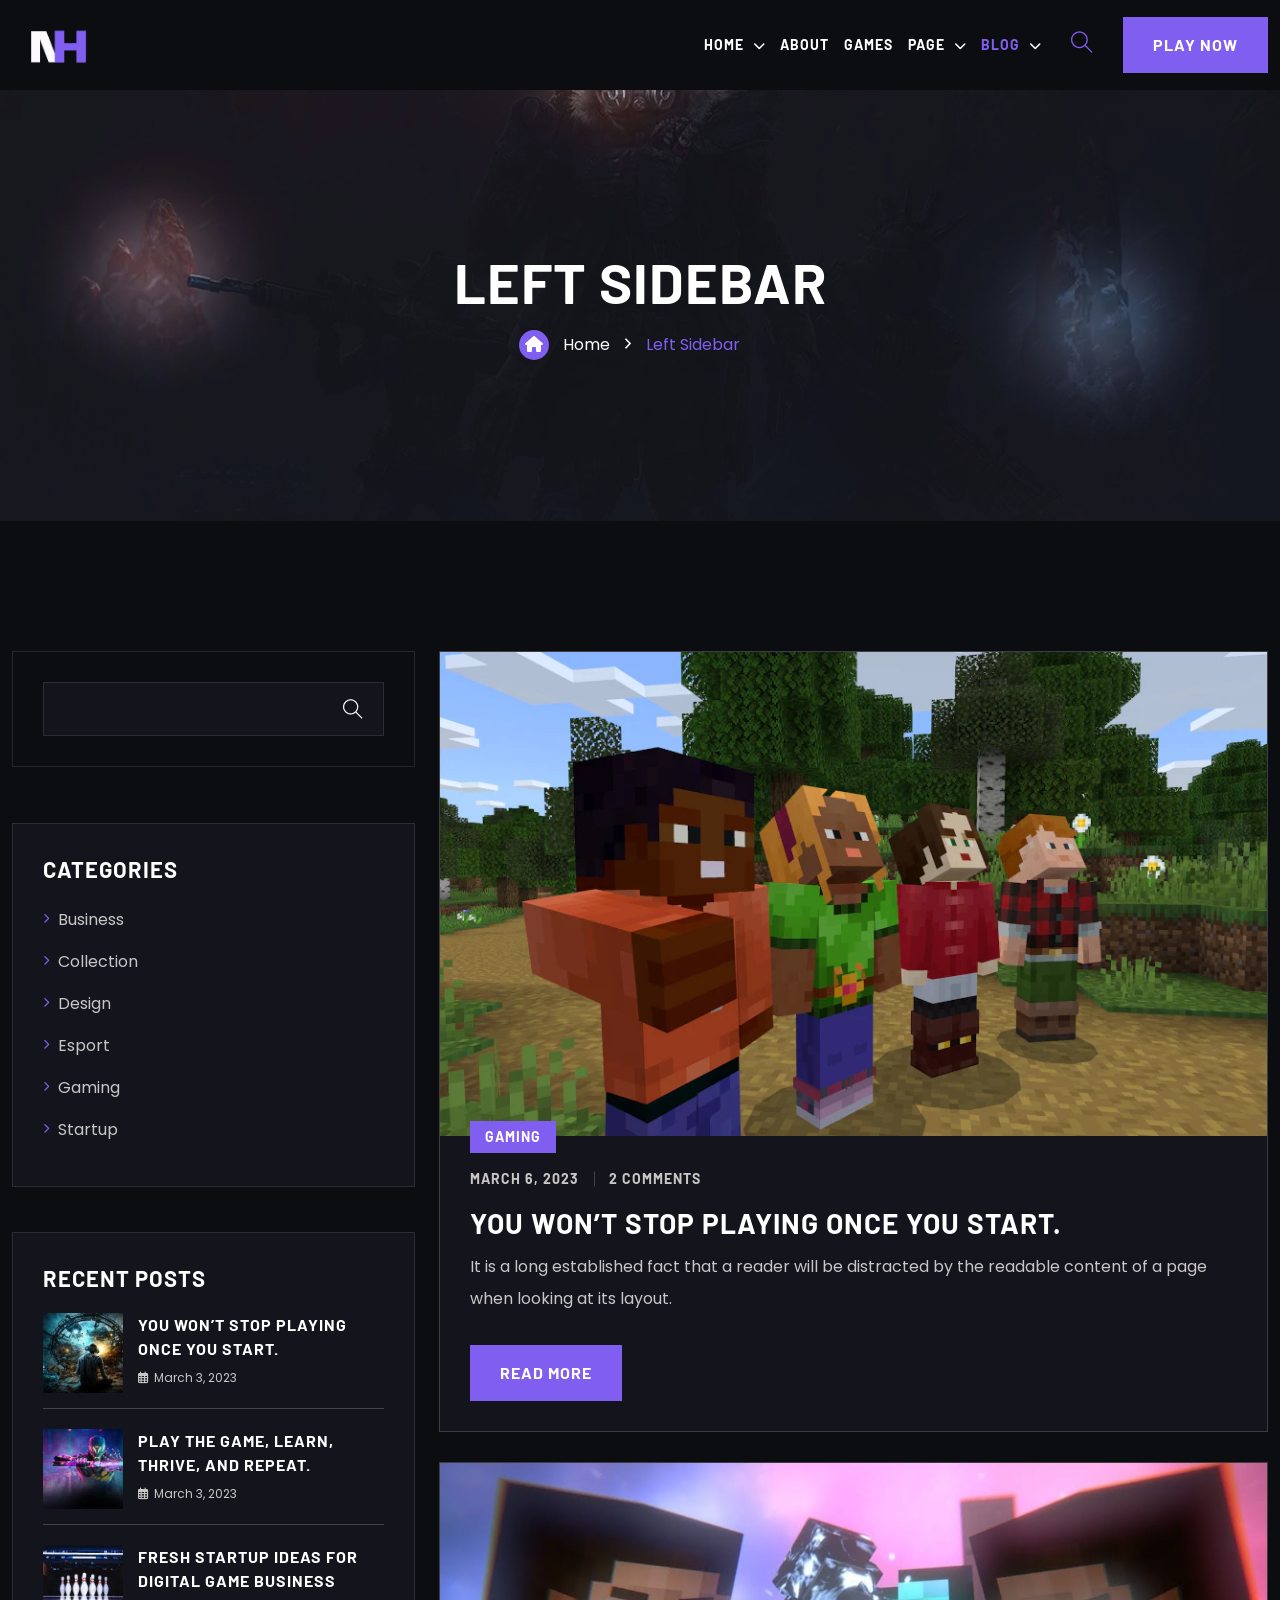
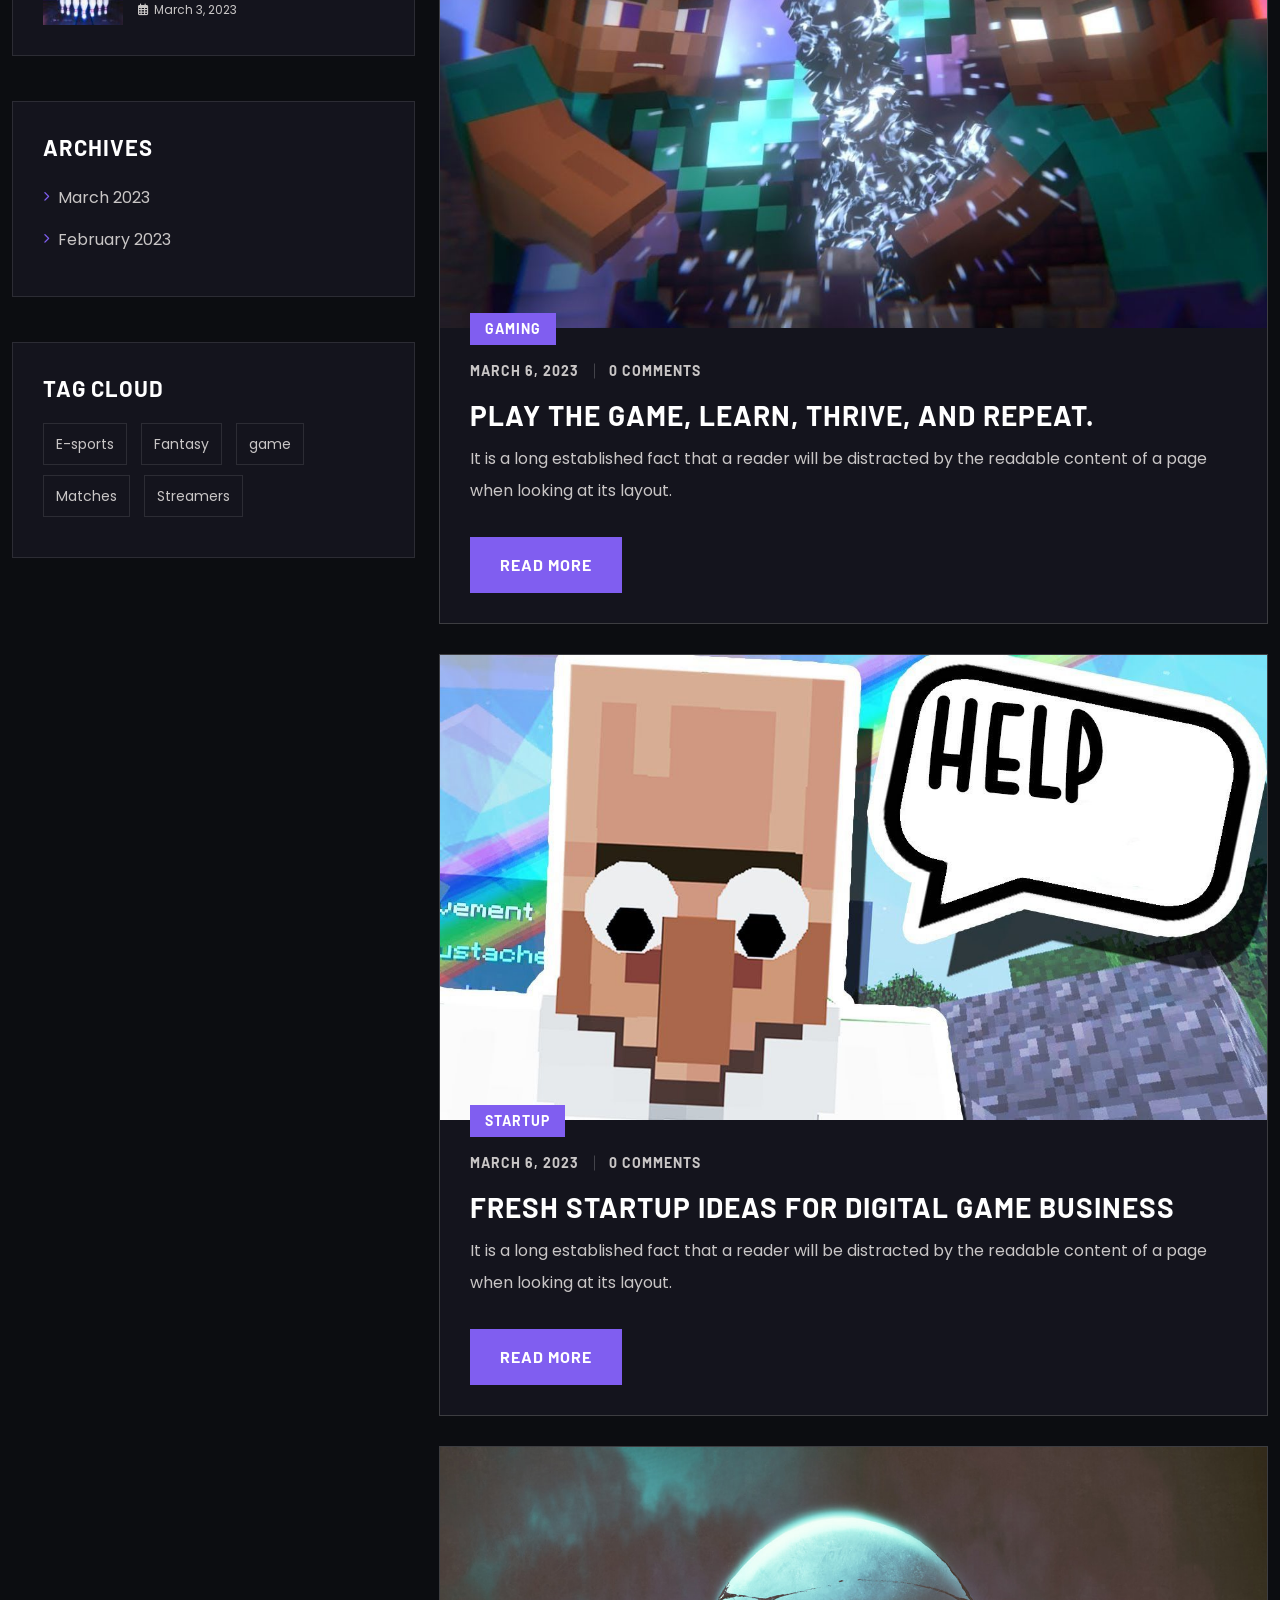
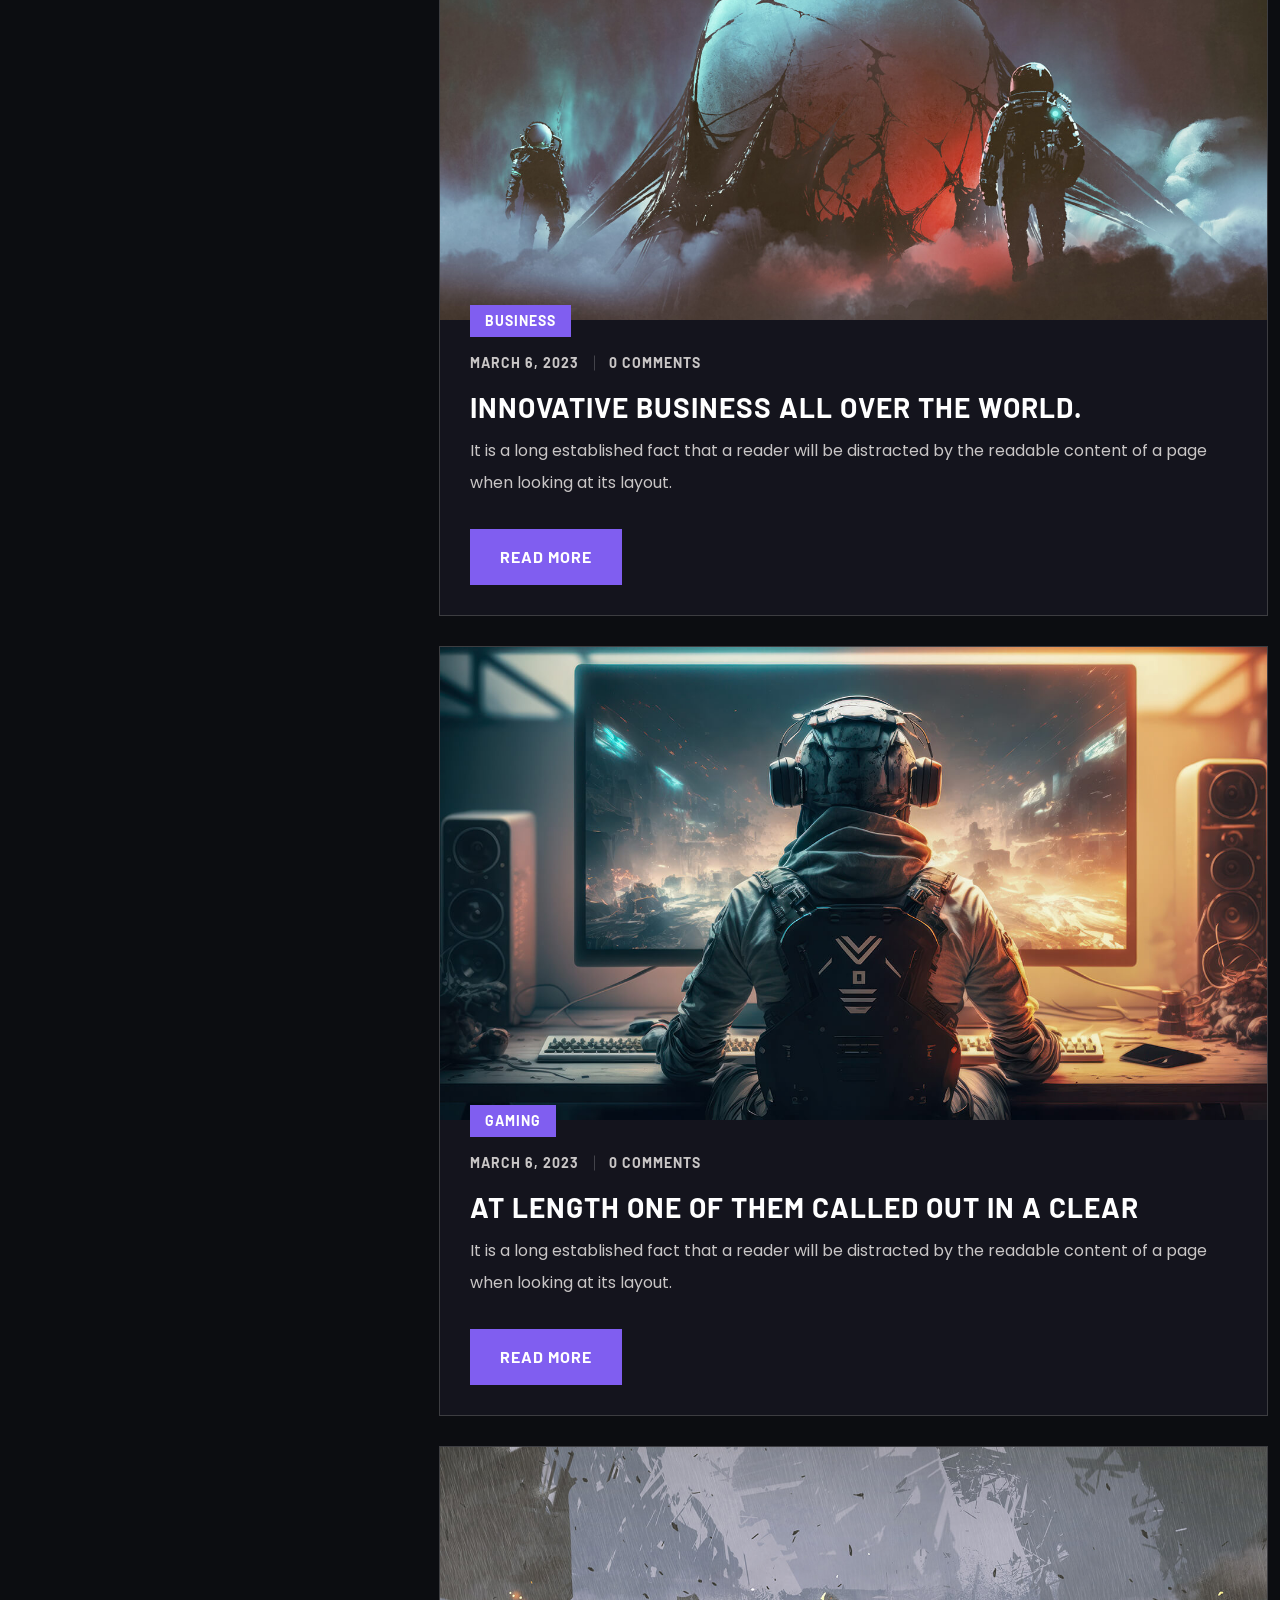
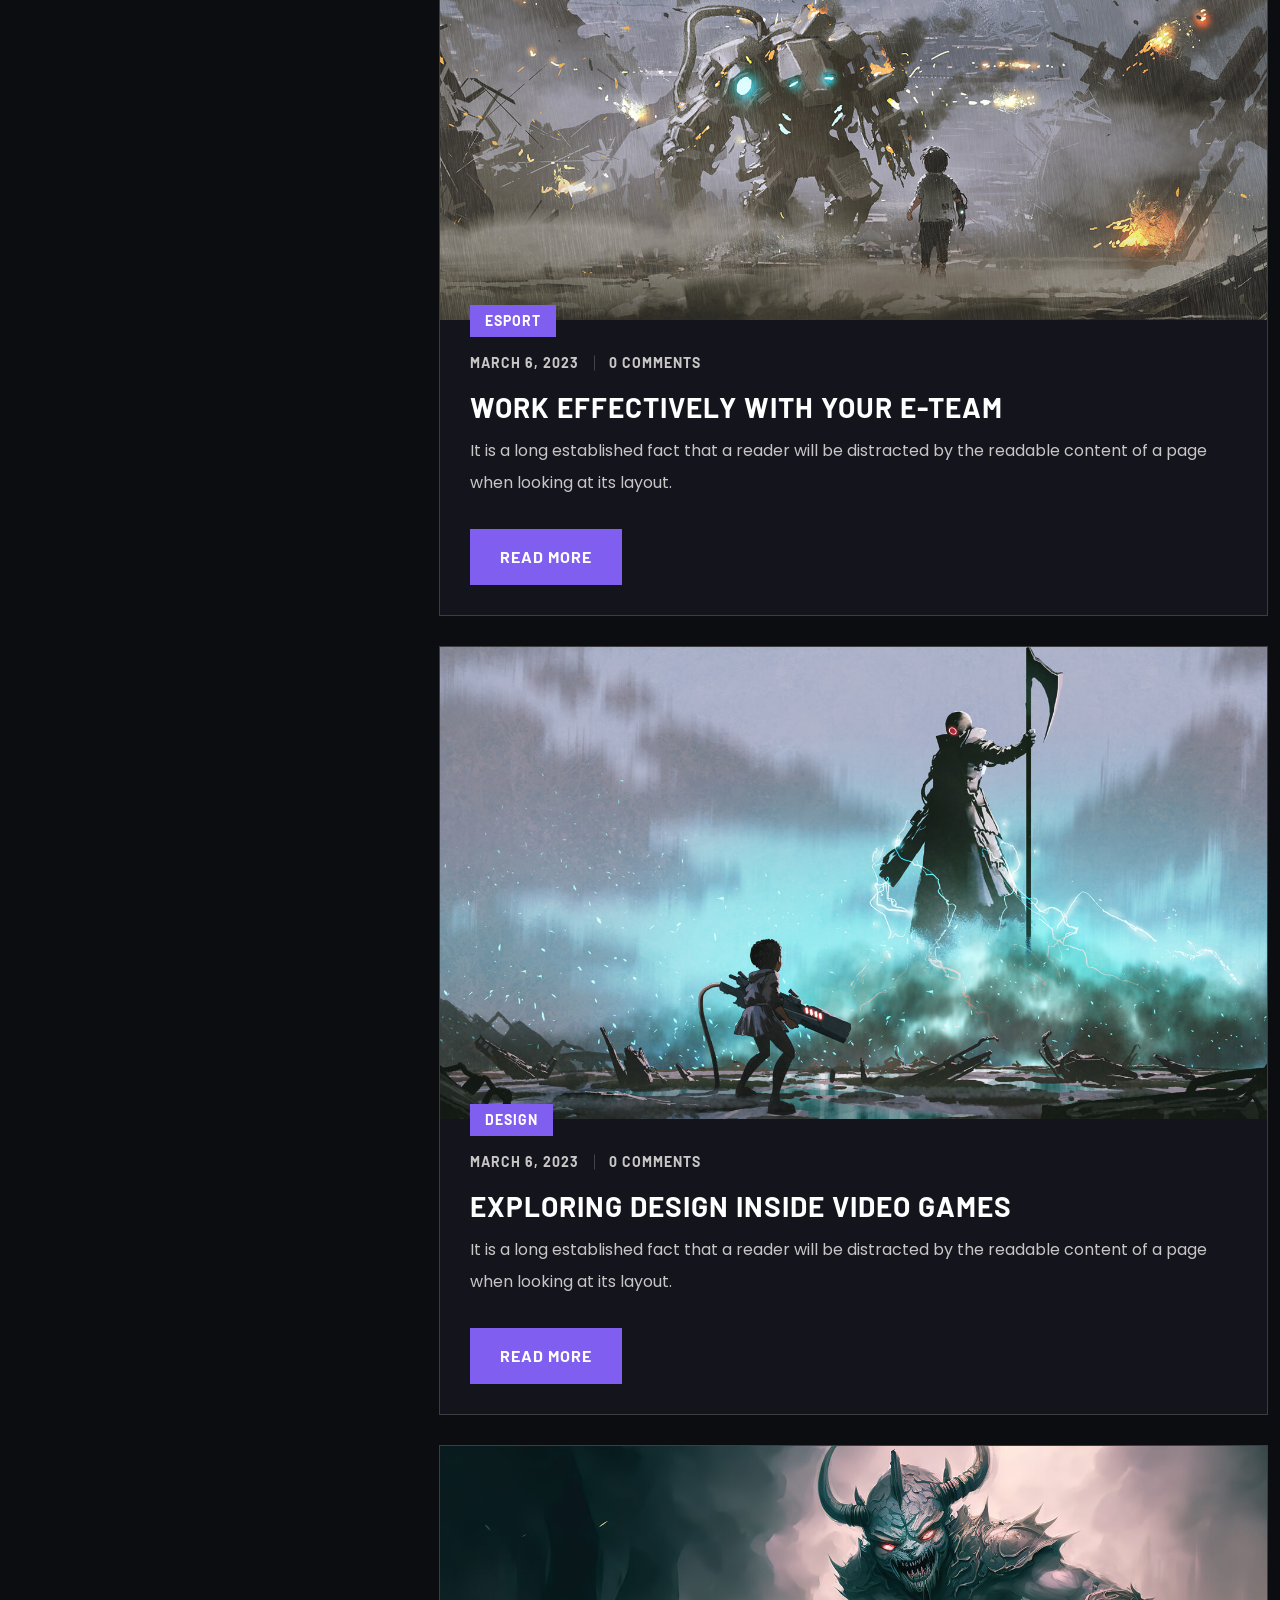
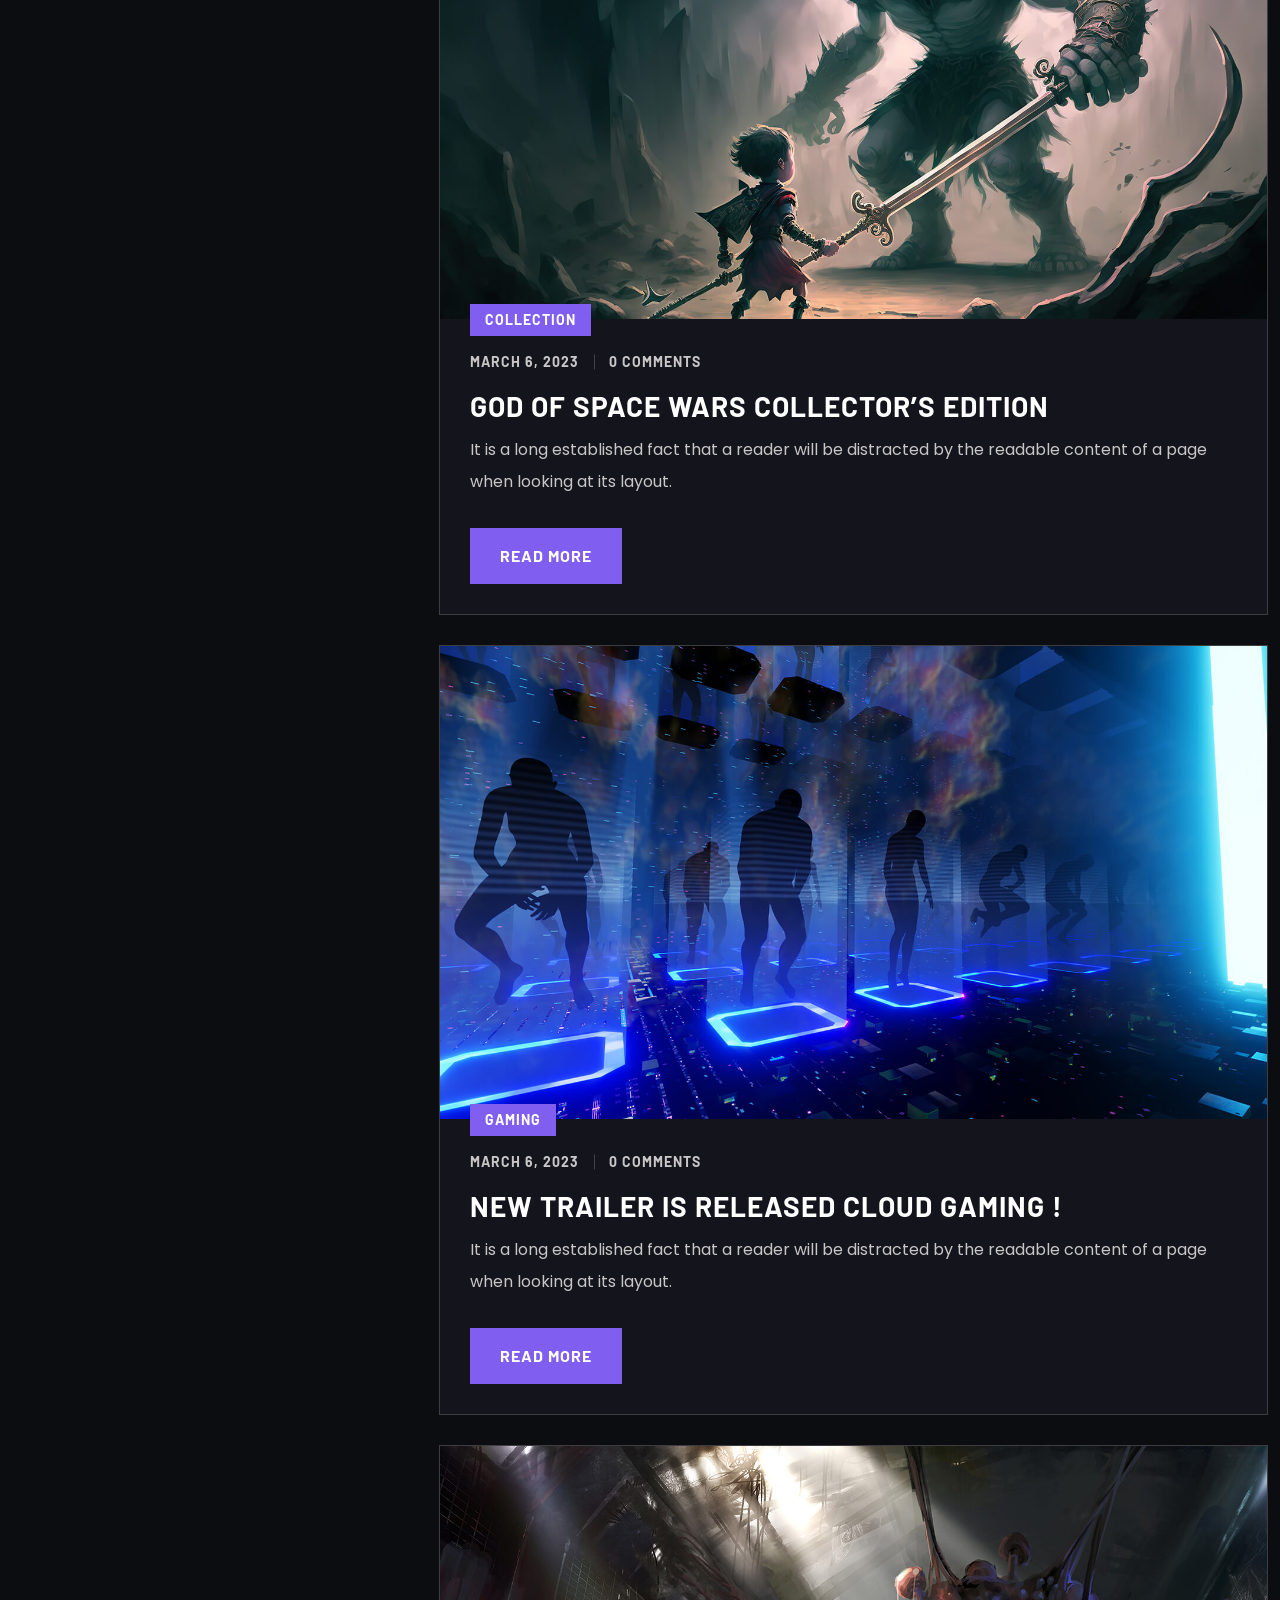
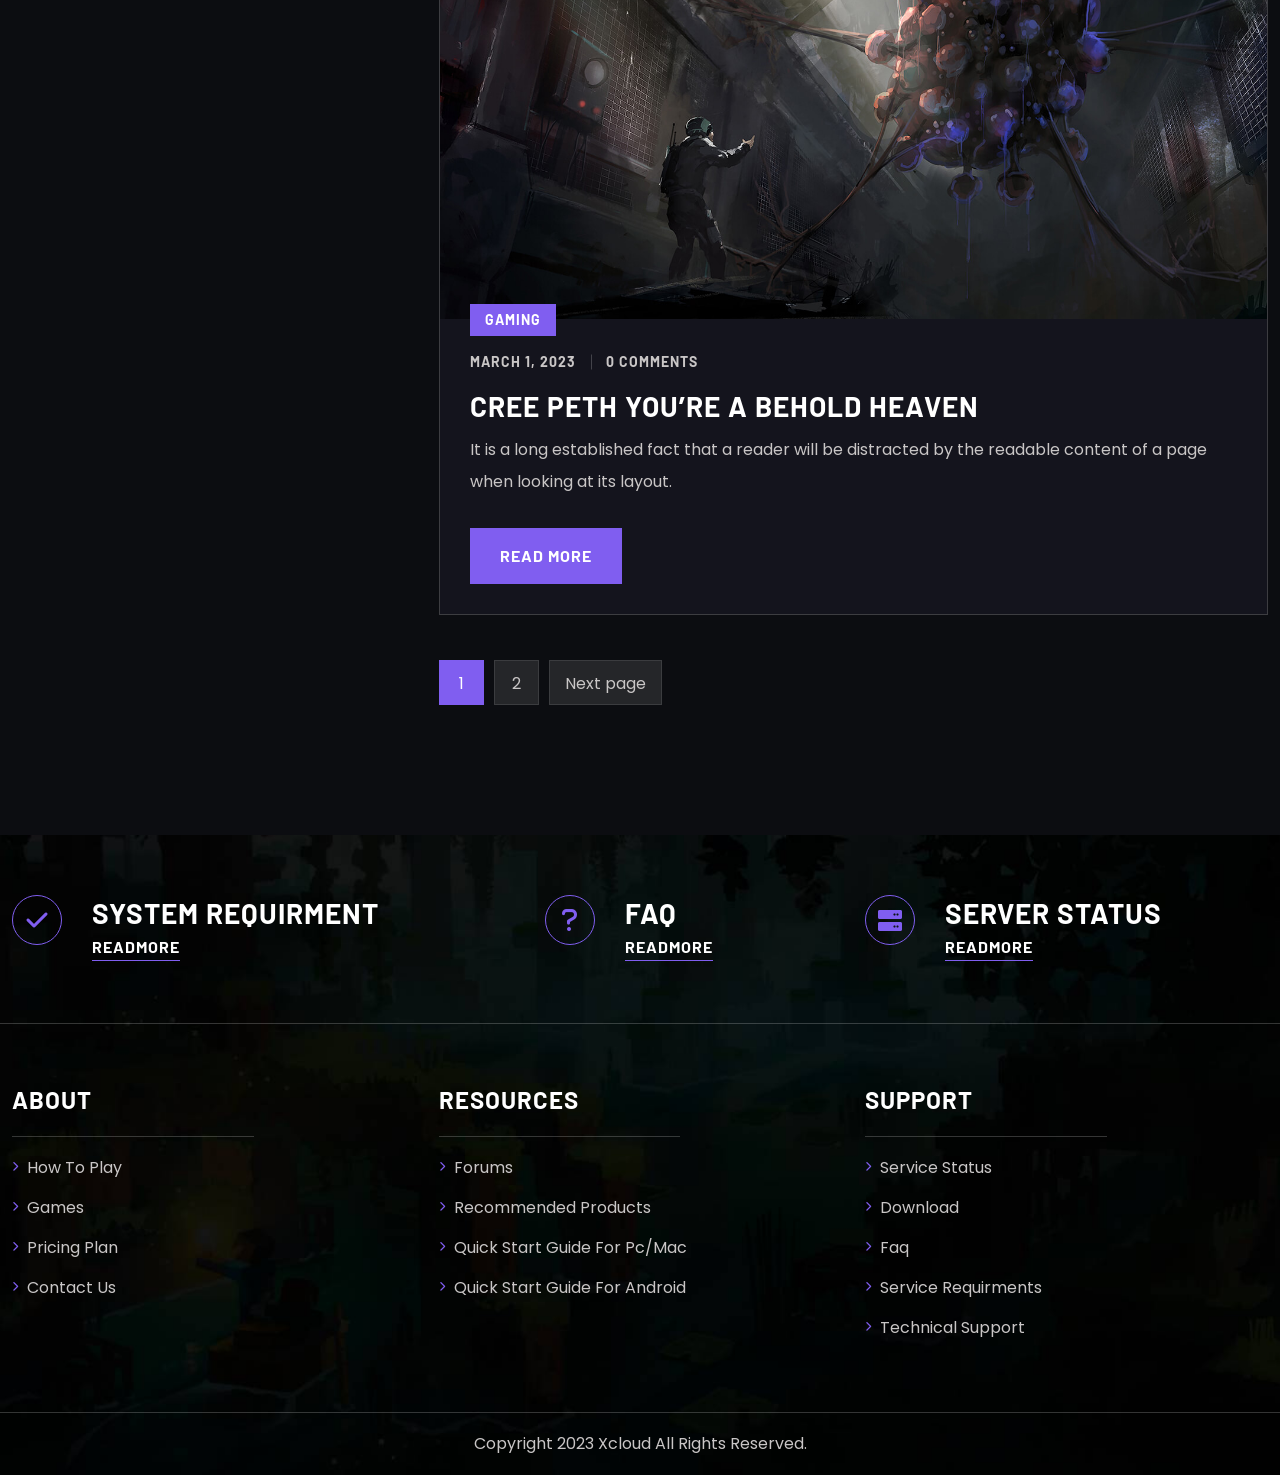
<file: left-sidebar.html>
<!DOCTYPE html>
<html lang="en">

<head>
    <meta charset="UTF-8">
    <meta http-equiv="X-UA-Compatible" content="IE=edge">
    <meta name="viewport" content="width=device-width, initial-scale=1.0">
    <title>Xcloud - Cloud Gaming HTML Template</title>
    <!-- Favicon -->
    <link rel="shortcut icon" href="images/favicon.ico">
    <!-- Bootstrap -->
    <link rel="stylesheet" href="css/bootstrap.min.css">
    <!-- Animations -->
    <link rel="stylesheet" href="css/animations.min.css">
    <!-- Icons -->
    <link rel="stylesheet" href="fonts/font-awesome/css/all.min.css">
    <link rel="stylesheet" href="css/ionicons.min.css">
    <link rel="stylesheet" href="fonts/themify-icons/themify-icons.css">
    <link rel="stylesheet" href="fonts/flaticon/flaticon.css">
    <!-- Style -->
    <link rel="stylesheet" href="css/style.css">
    <!-- Responsive -->
    <link rel="stylesheet" href="css/responsive.css">
</head>

<body>

    <!-- Loading -->
    <div id="pq-loading">
        <div id="pq-loading-center">
            <img src="images/logo/logo.png" alt="loading">
        </div>
    </div>
    <!-- Loading -->

    <!-- Header -->
    <header id="pq-header" class="pq-header-default pq-has-sticky">
        <div class="pq-bottom-header">
            <div class="container">
                <div class="row">
                    <div class="col-lg-12">
                        <nav class="navbar navbar-expand-lg navbar-light">
                            <a class="navbar-brand" href="main-home.html">
                                <img class="img-fluid logo" src="images/logo/logo.png" alt="xcloud">
                            </a>
                            <div class="collapse navbar-collapse" id="navbarSupportedContent">
                                <div id="pq-menu-contain" class="pq-menu-contain">
                                    <ul id="pq-main-menu" class="navbar-nav ml-auto">
                                        <li class="menu-item menu-item-has-children">
                                            <a href="main-home.html">Home</a><i
                                                class="fa fa-chevron-down pq-submenu-icon"></i>
                                            <ul class="sub-menu">
                                                <li class="menu-item">
                                                    <a href="main-home.html" aria-current="page">Main Home</a>
                                                </li>
                                                <li class="menu-item">
                                                    <a href="cloud-game.html">Cloud Game</a>
                                                </li>
                                                <li class="menu-item">
                                                    <a href="online-gaming.html">Online Gaming</a>
                                                </li>
                                            </ul>
                                        </li>
                                        <li class="menu-item">
                                            <a href="about.html">About</a>
                                        </li>
                                        <li class="menu-item">
                                            <a href="games.html">Games</a>
                                        </li>
                                        <li class="menu-item menu-item-has-children">
                                            <a href="#">page</a><i class="fa fa-chevron-down pq-submenu-icon"></i>
                                            <ul class="sub-menu">
                                                <li class="menu-item">
                                                    <a href="pricing-plan.html">Pricing Plan</a>
                                                </li>
                                                <li class="menu-item">
                                                    <a href="get-started.html">Get Started</a>
                                                </li>
                                                <li class="menu-item">
                                                    <a href="how-to-play.html">How to play</a>
                                                </li>
                                                <li class="menu-item">
                                                    <a href="support.html">Support</a>
                                                </li>
                                                <li class="menu-item">
                                                    <a href="download.html">Download</a>
                                                </li>
                                                <li class="menu-item">
                                                    <a href="faq.html">FAQ</a>
                                                </li>
                                                <li class="menu-item">
                                                    <a href="contact-us.html">Contact Us</a>
                                                </li>
                                                <li class="menu-item">
                                                    <a href="404.html">404</a>
                                                </li>
                                            </ul>
                                        </li>
                                        <li class="menu-item current-menu-item menu-item-has-children">
                                            <a href="#">blog</a><i class="fa fa-chevron-down pq-submenu-icon"></i>
                                            <ul class="sub-menu">
                                                <li class="menu-item menu-item-has-children">
                                                    <a href="#">Grid Style</a><i
                                                        class="fa fa-chevron-down pq-submenu-icon"></i>
                                                    <ul class="sub-menu">
                                                        <li class="menu-item">
                                                            <a href="1-column-blog.html">1 column blog</a>
                                                        </li>
                                                        <li class="menu-item">
                                                            <a href="2-column-blog.html">2 column blog</a>
                                                        </li>
                                                        <li class="menu-item">
                                                            <a href="3-column-blog.html">3 column blog</a>
                                                        </li>
                                                    </ul>
                                                </li>
                                                <li class="menu-item menu-item-has-children">
                                                    <a href="#">blog sidebar</a><i
                                                        class="fa fa-chevron-down pq-submenu-icon"></i>
                                                    <ul class="sub-menu">
                                                        <li class="menu-item current-menu-item">
                                                            <a href="left-sidebar.html">Left Sidebar</a>
                                                        </li>
                                                        <li class="menu-item">
                                                            <a href="right-sidebar.html">Right Sidebar</a>
                                                        </li>
                                                    </ul>
                                                </li>
                                                <li class="menu-item">
                                                    <a href="you-wont-stop-playing-once-you-start.html">single blog</a>
                                                </li>
                                            </ul>
                                        </li>
                                    </ul>
                                </div>
                            </div>
                            <div class="pq-menu-search-block">
                                <a href="javascript:void(0)" class="pq-tools-serach-button" data-bs-toggle="offcanvas"
                                    data-bs-target="#offcanvassearch"><i class="ti-search"></i></a>
                                <div class="offcanvas offcanvas-top" tabindex="-1" id="offcanvassearch">
                                    <form role="search" method="get" class="search-form">
                                        <button type="button" class="btn-close" data-bs-dismiss="offcanvas"
                                            aria-label="Close"></button>
                                        <label>
                                            <span class="screen-reader-text">Search for:</span>
                                            <input type="search" class="search-field" placeholder="Search …" value=""
                                                name="s">
                                        </label>
                                        <button type="submit" class="search-submit"><span
                                                class="screen-reader-text">Search</span></button>
                                    </form>
                                </div>
                            </div>
                            <div class="pq-btn-container">
                                <div class="pq-button-block">
                                    <a href="games.html" class="pq-button pq-button-flat">
                                        <span class="pq-button-text">play now </span>
                                    </a>
                                </div>
                            </div>
                            <button class="navbar-toggler" type="button" data-bs-toggle="collapse"
                                data-bs-target="#navbarSupportedContent" aria-controls="navbarSupportedContent"
                                aria-expanded="false" aria-label="Toggle navigation">
                                <i class="fas fa-bars"></i>
                            </button>
                        </nav>
                    </div>
                </div>
            </div>
        </div>
    </header>
    <!-- Header -->

    <!-- Breadcrumb -->
    <div class="pq-breadcrumb">
        <div class="container">
            <div class="row align-items-center">
                <div class="col-lg-12">
                    <nav aria-label="breadcrumb">
                        <div class="pq-breadcrumb-title">
                            <h1>Left Sidebar</h1>
                        </div>
                        <div class="pq-breadcrumb-container">
                            <ol class="breadcrumb">
                                <li class="breadcrumb-item"><a href="main-home.html"><i class="fas fa-home"></i>Home</a>
                                </li>
                                <li class="breadcrumb-item active">Left Sidebar</li>
                            </ol>
                        </div>
                    </nav>
                </div>
            </div>
        </div>
    </div>
    <!-- Breadcrumb -->

    <!-- Left Sidebar -->
    <section class="left-sidebar">
        <div class="container">
            <div class="row flex-column-reverse flex-lg-row">
                <div class="col-lg-4 mt-4 mt-lg-0">
                    <div class="widget widget_block widget_search">
                        <form role="search" method="get" action="#" class="wp-block-search__button-outside wp-block-search__text-button wp-block-search">
                            <label for="wp-block-search__input-4" class="wp-block-search__label">Search</label>
                            <div class="wp-block-search__inside-wrapper ">
                                <input type="search" id="wp-block-search__input-4" class="wp-block-search__input wp-block-search__input mb-0" name="s" value="" placeholder="" required="">
                                <button type="submit" class="wp-block-search__button wp-element-button">Search</button>
                            </div>
                        </form>
                    </div>
                    <div class="widget widget_block">
                        <div class="wp-block-group is-layout-flow">
                            <div class="wp-block-group__inner-container">
                                <h2 class="wp-block-heading">Categories</h2>
                                <ul class="wp-block-categories-list wp-block-categories">
                                    <li class="cat-item cat-item-9"><a href="#">business</a>
                                    </li>
                                    <li class="cat-item cat-item-10"><a href="#">collection</a>
                                    </li>
                                    <li class="cat-item cat-item-11"><a href="#">design</a>
                                    </li>
                                    <li class="cat-item cat-item-12"><a href="#">esport</a>
                                    </li>
                                    <li class="cat-item cat-item-4"><a href="#">Gaming</a>
                                    </li>
                                    <li class="cat-item cat-item-8"><a href="#">startup</a>
                                    </li>
                                </ul>
                            </div>
                        </div>
                    </div>
                    <div class="pq-widget-menu widget">
                        <h2 class="widget-title">Recent posts</h2>
                        <div class="pq-footer-recent-post">
                            <div class="pq-footer-recent-post-media">
                                <a href="you-wont-stop-playing-once-you-start.html">
                                    <img decoding="async" src="images/recent-posts/1.jpg" alt="">
                                </a>
                            </div>
                            <div class="pq-footer-recent-post-info">
                                <h6><a href="you-wont-stop-playing-once-you-start.html">You won’t stop playing once you start.</a></h6>
                                <a href="you-wont-stop-playing-once-you-start.html" class="pq-post-date">
                                    <i class="far fa-calendar-alt"></i>March <span>3</span>, 2023 
                                </a>
                            </div>
                        </div>
                        <div class="pq-footer-recent-post">
                            <div class="pq-footer-recent-post-media">
                                <a href="you-wont-stop-playing-once-you-start.html">
                                    <img decoding="async" src="images/recent-posts/2.jpg" alt="">
                                </a>
                            </div>
                            <div class="pq-footer-recent-post-info">
                                <h6><a href="you-wont-stop-playing-once-you-start.html">Play the game, learn, thrive, and repeat.</a></h6>
                                <a href="you-wont-stop-playing-once-you-start.html" class="pq-post-date">
                                    <i class="far fa-calendar-alt"></i>March <span>3</span>, 2023
                                </a>
                            </div>
                        </div>
                        <div class="pq-footer-recent-post">
                            <div class="pq-footer-recent-post-media">
                                <a href="you-wont-stop-playing-once-you-start.html">
                                    <img decoding="async" src="images/recent-posts/3.jpg" alt="">
                                </a>
                            </div>
                            <div class="pq-footer-recent-post-info">
                                <h6><a href="you-wont-stop-playing-once-you-start.html">Fresh startup ideas for digital game business</a></h6>
                                <a href="you-wont-stop-playing-once-you-start.html" class="pq-post-date">
                                    <i class="far fa-calendar-alt"></i>March <span>3</span>, 2023
                                </a>
                            </div>
                        </div>
                    </div>
                    <div class="widget widget_block">
                        <div class="wp-block-group is-layout-flow">
                            <div class="wp-block-group__inner-container">
                                <h2 class="wp-block-heading">Archives</h2>
                                <ul class="wp-block-archives-list wp-block-archives">
                                    <li><a href="#">March 2023</a></li>
                                    <li><a href="#">February 2023</a></li>
                                </ul>
                            </div>
                        </div>
                    </div>
                    <div class="widget widget_block">
                        <div class="wp-block-group is-layout-constrained">
                            <div class="wp-block-group__inner-container">
                                <h2 class="wp-block-heading">Tag Cloud</h2>
                                <p class="wp-block-tag-cloud widget-tag-cloud">
                                    <a href="#" class="tag-cloud-link">E-sports</a>
                                    <a href="#" class="tag-cloud-link">Fantasy</a>
                                    <a href="#" class="tag-cloud-link">game</a>
                                    <a href="#" class="tag-cloud-link">Matches</a>
                                    <a href="#" class="tag-cloud-link">Streamers</a>
                                </p>
                            </div>
                        </div>
                    </div>
                </div>
                <div class="col-lg-8">
                    <div class="pq-blog pq-blog-col-1">
                        <div class="row">
                            <div class="col-lg-12">
                                <div class="pq-blog-post">
                                    <div class="pq-post-media">
                                        <img src="images/blog/1.jpg" alt="" decoding="async">
                                    </div>
                                    <div class="pq-blog-contain">
                                        <div class="pq-post-category">
                                            <a href="you-wont-stop-playing-once-you-start.html">Gaming</a>
                                        </div>
                                        <div class="pq-post-meta">
                                            <ul>
                                                <li class="pq-post-meta">
                                                    <a href="you-wont-stop-playing-once-you-start.html">March 6, 2023</a>
                                                </li>
                                                <li class="pq-post-comment">
                                                    <a href="you-wont-stop-playing-once-you-start.html">2 Comments</a>
                                                </li>
                                            </ul>
                                        </div>
                                        <h5 class="pq-blog-title">
                                            <a href="you-wont-stop-playing-once-you-start.html">You won’t stop playing once you start.</a>
                                        </h5>
                                        <p>It is a long established fact that a reader will be distracted by the readable content of a page when looking at its layout.</p>
                                        <div class="pq-btn-container">
                                            <div class="pq-button-block">
                                                <a href="you-wont-stop-playing-once-you-start.html" class="pq-button pq-button-flat">
                                                    <span class="pq-button-text">read more</span>
                                                </a>
                                            </div>
                                        </div>
                                    </div>
                                </div>
                            </div>
                            <div class="col-lg-12">
                                <div class="pq-blog-post">
                                    <div class="pq-post-media">
                                        <img src="images/blog/2.jpg" alt="" decoding="async">
                                    </div>
                                    <div class="pq-blog-contain">
                                        <div class="pq-post-category">
                                            <a href="you-wont-stop-playing-once-you-start.html">Gaming</a>
                                        </div>
                                        <div class="pq-post-meta">
                                            <ul>
                                                <li class="pq-post-meta">
                                                    <a href="you-wont-stop-playing-once-you-start.html"> March 6, 2023</a>
                                                </li>
                                                <li class="pq-post-comment">
                                                    <a href="you-wont-stop-playing-once-you-start.html">0 Comments</a>
                                                </li>
                                            </ul>
                                        </div>
                                        <h5 class="pq-blog-title">
                                            <a href="you-wont-stop-playing-once-you-start.html">Play the game, learn, thrive, and repeat.</a>
                                        </h5>
                                        <p>It is a long established fact that a reader will be distracted by the readable content of a page when looking at its layout.</p>
                                        <div class="pq-btn-container">
                                            <div class="pq-button-block">
                                                <a href="you-wont-stop-playing-once-you-start.html" class="pq-button pq-button-flat">
                                                    <span class="pq-button-text">read more</span>
                                                </a>
                                            </div>
                                        </div>
                                    </div>
                                </div>
                            </div>
                            <div class="col-lg-12">
                                <div class="pq-blog-post">
                                    <div class="pq-post-media">
                                        <img src="images/blog/3.jpg" alt="" decoding="async">
                                    </div>
                                    <div class="pq-blog-contain">
                                        <div class="pq-post-category">
                                            <a href="you-wont-stop-playing-once-you-start.html">startup</a>
                                        </div>
                                        <div class="pq-post-meta">
                                            <ul>
                                                <li class="pq-post-meta">
                                                    <a href="you-wont-stop-playing-once-you-start.html"> March 6, 2023</a>
                                                </li>
                                                <li class="pq-post-comment">
                                                    <a href="you-wont-stop-playing-once-you-start.html">0 Comments</a>
                                                </li>
                                            </ul>
                                        </div>
                                        <h5 class="pq-blog-title">
                                            <a href="you-wont-stop-playing-once-you-start.html">Fresh startup ideas for digital game business</a>
                                        </h5>
                                        <p>It is a long established fact that a reader will be distracted by the readable content of a page
                                            when looking at its layout.</p>
                                        <div class="pq-btn-container">
                                            <div class="pq-button-block">
                                                <a href="you-wont-stop-playing-once-you-start.html"
                                                    class="pq-button pq-button-flat">
                                                    <span class="pq-button-text">read more</span>
                                                </a>
                                            </div>
                                        </div>
                                    </div>
                                </div>
                            </div>
                            <div class="col-lg-12">
                                <div class="pq-blog-post">
                                    <div class="pq-post-media">
                                        <img src="images/blog/4.jpg" alt="" decoding="async">
                                    </div>
                                    <div class="pq-blog-contain">
                                        <div class="pq-post-category">
                                            <a href="you-wont-stop-playing-once-you-start.html">business</a>
                                        </div>
                                        <div class="pq-post-meta">
                                            <ul>
                                                <li class="pq-post-meta">
                                                    <a href="you-wont-stop-playing-once-you-start.html"> March 6, 2023</a>
                                                </li>
                                                <li class="pq-post-comment">
                                                    <a href="you-wont-stop-playing-once-you-start.html">0 Comments</a>
                                                </li>
                                            </ul>
                                        </div>
                                        <h5 class="pq-blog-title">
                                            <a href="you-wont-stop-playing-once-you-start.html">Innovative business all over the world.</a>
                                        </h5>
                                        <p>It is a long established fact that a reader will be distracted by the readable content of a page when looking at its layout.</p>
                                        <div class="pq-btn-container">
                                            <div class="pq-button-block">
                                                <a href="you-wont-stop-playing-once-you-start.html" class="pq-button pq-button-flat">
                                                    <span class="pq-button-text">read more</span>
                                                </a>
                                            </div>
                                        </div>
                                    </div>
                                </div>
                            </div>
                            <div class="col-lg-12">
                                <div class="pq-blog-post">
                                    <div class="pq-post-media">
                                        <img src="images/blog/5.jpg" alt="" decoding="async">
                                    </div>
                                    <div class="pq-blog-contain">
                                        <div class="pq-post-category">
                                            <a href="you-wont-stop-playing-once-you-start.html">Gaming</a>
                                        </div>
                                        <div class="pq-post-meta">
                                            <ul>
                                                <li class="pq-post-meta">
                                                    <a href="you-wont-stop-playing-once-you-start.html">March 6, 2023</a>
                                                </li>
                                                <li class="pq-post-comment">
                                                    <a href="you-wont-stop-playing-once-you-start.html">0 Comments</a>
                                                </li>
                                            </ul>
                                        </div>
                    
                                        <h5 class="pq-blog-title">
                                            <a href="you-wont-stop-playing-once-you-start.html">At length one of them called out in a clear</a>
                                        </h5>
                                        <p>It is a long established fact that a reader will be distracted by the readable content of a page when looking at its layout.</p>
                                        <div class="pq-btn-container">
                                            <div class="pq-button-block">
                                                <a href="you-wont-stop-playing-once-you-start.html" class="pq-button pq-button-flat">
                                                    <span class="pq-button-text">read more</span>
                                                </a>
                                            </div>
                                        </div>
                                    </div>
                                </div>
                            </div>
                            <div class="col-lg-12">
                                <div class="pq-blog-post">
                                    <div class="pq-post-media">
                                        <img src="images/blog/6.jpg" alt="" decoding="async">
                                    </div>
                                    <div class="pq-blog-contain">
                                        <div class="pq-post-category">
                                            <a href="you-wont-stop-playing-once-you-start.html">esport</a>
                                        </div>
                                        <div class="pq-post-meta">
                                            <ul>
                                                <li class="pq-post-meta">
                                                    <a href="you-wont-stop-playing-once-you-start.html"> March 6, 2023</a>
                                                </li>
                                                <li class="pq-post-comment">
                                                    <a href="you-wont-stop-playing-once-you-start.html">0 Comments</a>
                                                </li>
                                            </ul>
                                        </div>
                                        <h5 class="pq-blog-title">
                                            <a href="you-wont-stop-playing-once-you-start.html">work effectively with your e-team</a>
                                        </h5>
                                        <p>It is a long established fact that a reader will be distracted by the readable content of a page when looking at its layout.</p>
                                        <div class="pq-btn-container">
                                            <div class="pq-button-block">
                                                <a href="you-wont-stop-playing-once-you-start.html" class="pq-button pq-button-flat">
                                                    <span class="pq-button-text">read more</span>
                                                </a>
                                            </div>
                                        </div>
                                    </div>
                                </div>
                            </div>
                            <div class="col-lg-12">
                                <div class="pq-blog-post">
                                    <div class="pq-post-media">
                                        <img src="images/blog/7.jpg" alt="" decoding="async">
                                    </div>
                                    <div class="pq-blog-contain">
                                        <div class="pq-post-category">
                                            <a href="you-wont-stop-playing-once-you-start.html">design</a>
                                        </div>
                                        <div class="pq-post-meta">
                                            <ul>
                                                <li class="pq-post-meta">
                                                    <a href="you-wont-stop-playing-once-you-start.html"> March 6, 2023</a>
                                                </li>
                                                <li class="pq-post-comment">
                                                    <a href="you-wont-stop-playing-once-you-start.html">0 Comments</a>
                                                </li>
                                            </ul>
                                        </div>
                                        <h5 class="pq-blog-title">
                                            <a href="you-wont-stop-playing-once-you-start.html">exploring design inside video games</a>
                                        </h5>
                                        <p>It is a long established fact that a reader will be distracted by the readable content of a page when looking at its layout.</p>
                                        <div class="pq-btn-container">
                                            <div class="pq-button-block">
                                                <a href="you-wont-stop-playing-once-you-start.html" class="pq-button pq-button-flat">
                                                    <span class="pq-button-text">read more</span>
                                                </a>
                                            </div>
                                        </div>
                                    </div>
                                </div>
                            </div>
                            <div class="col-lg-12">
                                <div class="pq-blog-post">
                                    <div class="pq-post-media">
                                        <img src="images/blog/8.jpg" alt="" decoding="async">
                                    </div>
                                    <div class="pq-blog-contain">
                                        <div class="pq-post-category">
                                            <a href="you-wont-stop-playing-once-you-start.html">collection</a>
                                        </div>
                                        <div class="pq-post-meta">
                                            <ul>
                                                <li class="pq-post-meta">
                                                    <a href="you-wont-stop-playing-once-you-start.html"> March 6, 2023</a>
                                                </li>
                                                <li class="pq-post-comment">
                                                    <a href="you-wont-stop-playing-once-you-start.html">0 Comments</a>
                                                </li>
                                            </ul>
                                        </div>
                                        <h5 class="pq-blog-title">
                                            <a href="you-wont-stop-playing-once-you-start.html">God of Space Wars Collector’s Edition</a>
                                        </h5>
                                        <p>It is a long established fact that a reader will be distracted by the readable content of a page when looking at its layout.</p>
                                        <div class="pq-btn-container">
                                            <div class="pq-button-block">
                                                <a href="you-wont-stop-playing-once-you-start.html" class="pq-button pq-button-flat">
                                                    <span class="pq-button-text">read more</span>
                                                </a>
                                            </div>
                                        </div>
                                    </div>
                                </div>
                            </div>
                            <div class="col-lg-12">
                                <div class="pq-blog-post">
                                    <div class="pq-post-media">
                                        <img src="images/blog/9.jpg" alt="" decoding="async">
                                    </div>
                                    <div class="pq-blog-contain">
                                        <div class="pq-post-category">
                                            <a href="you-wont-stop-playing-once-you-start.html">Gaming</a>
                                        </div>
                                        <div class="pq-post-meta">
                                            <ul>
                                                <li class="pq-post-meta">
                                                    <a href="you-wont-stop-playing-once-you-start.html">March 6, 2023</a>
                                                </li>
                                                <li class="pq-post-comment">
                                                    <a href="you-wont-stop-playing-once-you-start.html">0 Comments</a>
                                                </li>
                                            </ul>
                                        </div>
                                        <h5 class="pq-blog-title">
                                            <a href="you-wont-stop-playing-once-you-start.html">new trailer is released cloud gaming !</a>
                                        </h5>
                                        <p>It is a long established fact that a reader will be distracted by the readable content of a page when looking at its layout.</p>
                                        <div class="pq-btn-container">
                                            <div class="pq-button-block">
                                                <a href="you-wont-stop-playing-once-you-start.html" class="pq-button pq-button-flat">
                                                    <span class="pq-button-text">read more</span>
                                                </a>
                                            </div>
                                        </div>
                                    </div>
                                </div>
                            </div>
                            <div class="col-lg-12">
                                <div class="pq-blog-post">
                                    <div class="pq-post-media">
                                        <img src="images/blog/10.jpg" alt="" decoding="async">
                                    </div>
                                    <div class="pq-blog-contain">
                                        <div class="pq-post-category">
                                            <a href="you-wont-stop-playing-once-you-start.html">Gaming</a>
                                        </div>
                                        <div class="pq-post-meta">
                                            <ul>
                                                <li class="pq-post-meta">
                                                    <a href="you-wont-stop-playing-once-you-start.html">March 1, 2023</a>
                                                </li>
                                                <li class="pq-post-comment">
                                                    <a href="you-wont-stop-playing-once-you-start.html">0 Comments</a>
                                                </li>
                                            </ul>
                                        </div>
                                        <h5 class="pq-blog-title">
                                            <a href="you-wont-stop-playing-once-you-start.html">Cree Peth you’re a behold heaven</a>
                                        </h5>
                                        <p>It is a long established fact that a reader will be distracted by the readable content of a page when looking at its layout.</p>
                                        <div class="pq-btn-container">
                                            <div class="pq-button-block">
                                                <a href="you-wont-stop-playing-once-you-start.html" class="pq-button pq-button-flat">
                                                    <span class="pq-button-text">read more</span>
                                                </a>
                                            </div>
                                        </div>
                                    </div>
                                </div>
                            </div>
                            <div class="col-lg-12 col-md-12 col-sm-12">
                                <div class="pq-pagination">
                                    <nav aria-label="Page navigation">
                                        <ul class="page-numbers">
                                            <li><span aria-current="page" class="page-numbers current">1</span></li>
                                            <li><a class="page-numbers" href="#">2</a></li>
                                            <li><a class="next page-numbers" href="#">Next page</a></li>
                                        </ul>
                                    </nav>
                                </div>
                            </div>
                        </div>
                    </div>
                </div>
            </div>
        </div>
    </section>
    <!-- Left Sidebar -->

    <!-- Footer -->
    <footer id="pq-footer">
        <div class="pq-footer-style-1">
            <div class="pq-footer-top">
                <!-- footer top list -->
                <div class="pq-footer-bottom-list">
                    <div class="container">
                        <div class="row no-gutters">
                            <div class="col-lg-5">
                                <div class="pq-footer-items">
                                    <div class="pq-footer-items-icon">
                                        <i class="fa fa-check" aria-hidden="true"></i>
                                    </div>
                                    <div class="pq-footer-items-info">
                                        <h4>system requirment</h4>
                                        <div class="pq-btn-container">
                                            <div class="pq-button-block">
                                                <a class="pq-button pq-button-link" href="support.html">
                                                    <span class="pq-button-text">Readmore</span>
                                                </a>
                                            </div>
                                        </div>
                                    </div>
                                </div>
                            </div>
                            <div class="col-lg-3">
                                <div class="pq-footer-items">
                                    <div class="pq-footer-items-icon">
                                        <i class="fa fa-question" aria-hidden="true"></i>
                                    </div>
                                    <div class="pq-footer-items-info">
                                        <h4>faq</h4>
                                        <div class="pq-btn-container">
                                            <div class="pq-button-block">
                                                <a class="pq-button pq-button-link" href="faq.html">
                                                    <span class="pq-button-text">Readmore</span>
                                                </a>
                                            </div>
                                        </div>
                                    </div>
                                </div>
                            </div>
                            <div class="col-lg-4">
                                <div class="pq-footer-items">
                                    <div class="pq-footer-items-icon">
                                        <i class="fa fa-server" aria-hidden="true"></i>
                                    </div>
                                    <div class="pq-footer-items-info">
                                        <h4>server status</h4>
                                        <div class="pq-btn-container">
                                            <div class="pq-button-block">
                                                <a class="pq-button pq-button-link" href="get-started.html">
                                                    <span class="pq-button-text">Readmore</span>
                                                </a>
                                            </div>
                                        </div>
                                    </div>
                                </div>
                            </div>
                        </div>
                    </div>
                </div>
                <!-- footer top list -->
                <div class="pq-footer-bottom">
                    <div class="container">
                        <div class="row">
                            <div class="col-lg-4  col-md-4">
                                <div class="widget">
                                    <h4 class="footer-title">About</h4>
                                    <div class="menu-usefull-link-container">
                                        <ul id="menu-usefull-link" class="menu">
                                            <li class="menu-item">
                                                <a href="how-to-play.html">How to play</a>
                                            </li>
                                            <li class="menu-item">
                                                <a href="games.html">Games</a>
                                            </li>
                                            <li class="menu-item">
                                                <a href="pricing-plan.html">Pricing Plan</a>
                                            </li>
                                            <li class="menu-item">
                                                <a href="contact-us.html">Contact Us</a>
                                            </li>
                                        </ul>
                                    </div>
                                </div>
                            </div>
                            <div class="col-lg-4  col-md-4">
                                <div class="widget">
                                    <h4 class="footer-title">resources</h4>
                                    <div class="menu-resources-link-container">
                                        <ul id="menu-resources-link" class="menu">
                                            <li class="menu-item">
                                                <a href="contact-us.html">forums</a>
                                            </li>
                                            <li class="menu-item">
                                                <a href="download.html">recommended products</a>
                                            </li>
                                            <li class="menu-item">
                                                <a href="how-to-play.html">quick start guide for pc/mac</a>
                                            </li>
                                            <li class="menu-item">
                                                <a href="games.html">quick start guide for android</a>
                                            </li>
                                        </ul>
                                    </div>
                                </div>
                            </div>
                            <div class="col-lg-4 col-md-4">
                                <div class="widget">
                                    <h4 class="footer-title">support</h4>
                                    <div class="menu-support-menu-container">
                                        <ul id="menu-support-menu" class="menu">
                                            <li class="menu-item">
                                                <a href="pricing-plan.html">service status</a>
                                            </li>
                                            <li class="menu-item">
                                                <a href="download.html">download</a>
                                            </li>
                                            <li class="menu-item">
                                                <a href="faq.html">faq</a>
                                            </li>
                                            <li class="menu-item">
                                                <a href="contact-us.html">service requirments</a>
                                            </li>
                                            <li class="menu-item">
                                                <a href="support.html">technical support</a>
                                            </li>
                                        </ul>
                                    </div>
                                </div>
                            </div>
                        </div>
                    </div>
                </div>
            </div>
            <div class="pq-copyright-footer">
                <div class="container">
                    <div class="row">
                        <div class="col-md-12 text-center ">
                            <span class="pq-copyright"> Copyright 2023 Xcloud All Rights Reserved.</span>
                        </div>
                    </div>
                </div>
            </div>
        </div>
    </footer>
    <!-- Footer -->

    <!-- Back to Top -->
    <div id="back-to-top">
        <a class="top" id="top" href="#top"> <i class="ion-ios-arrow-up"></i> </a>
    </div>
    <!-- back to Top -->

    <!-- Jquery -->
    <script src="js/jquery.min.js"></script>
    <!-- Bootstrap -->
    <script src="js/bootstrap.min.js"></script>
    <!-- Owl Carousel -->
    <script src="js/owl.carousel.min.js"></script>
    <!-- Wow -->
    <script src="js/wow.min.js"></script>
    <!-- Magnefic Popup -->
    <script src="js/jquery.magnific-popup.min.js"></script>
    <!-- Custom -->
    <script src="js/custom.js"></script>
</body>

</html>
</file>
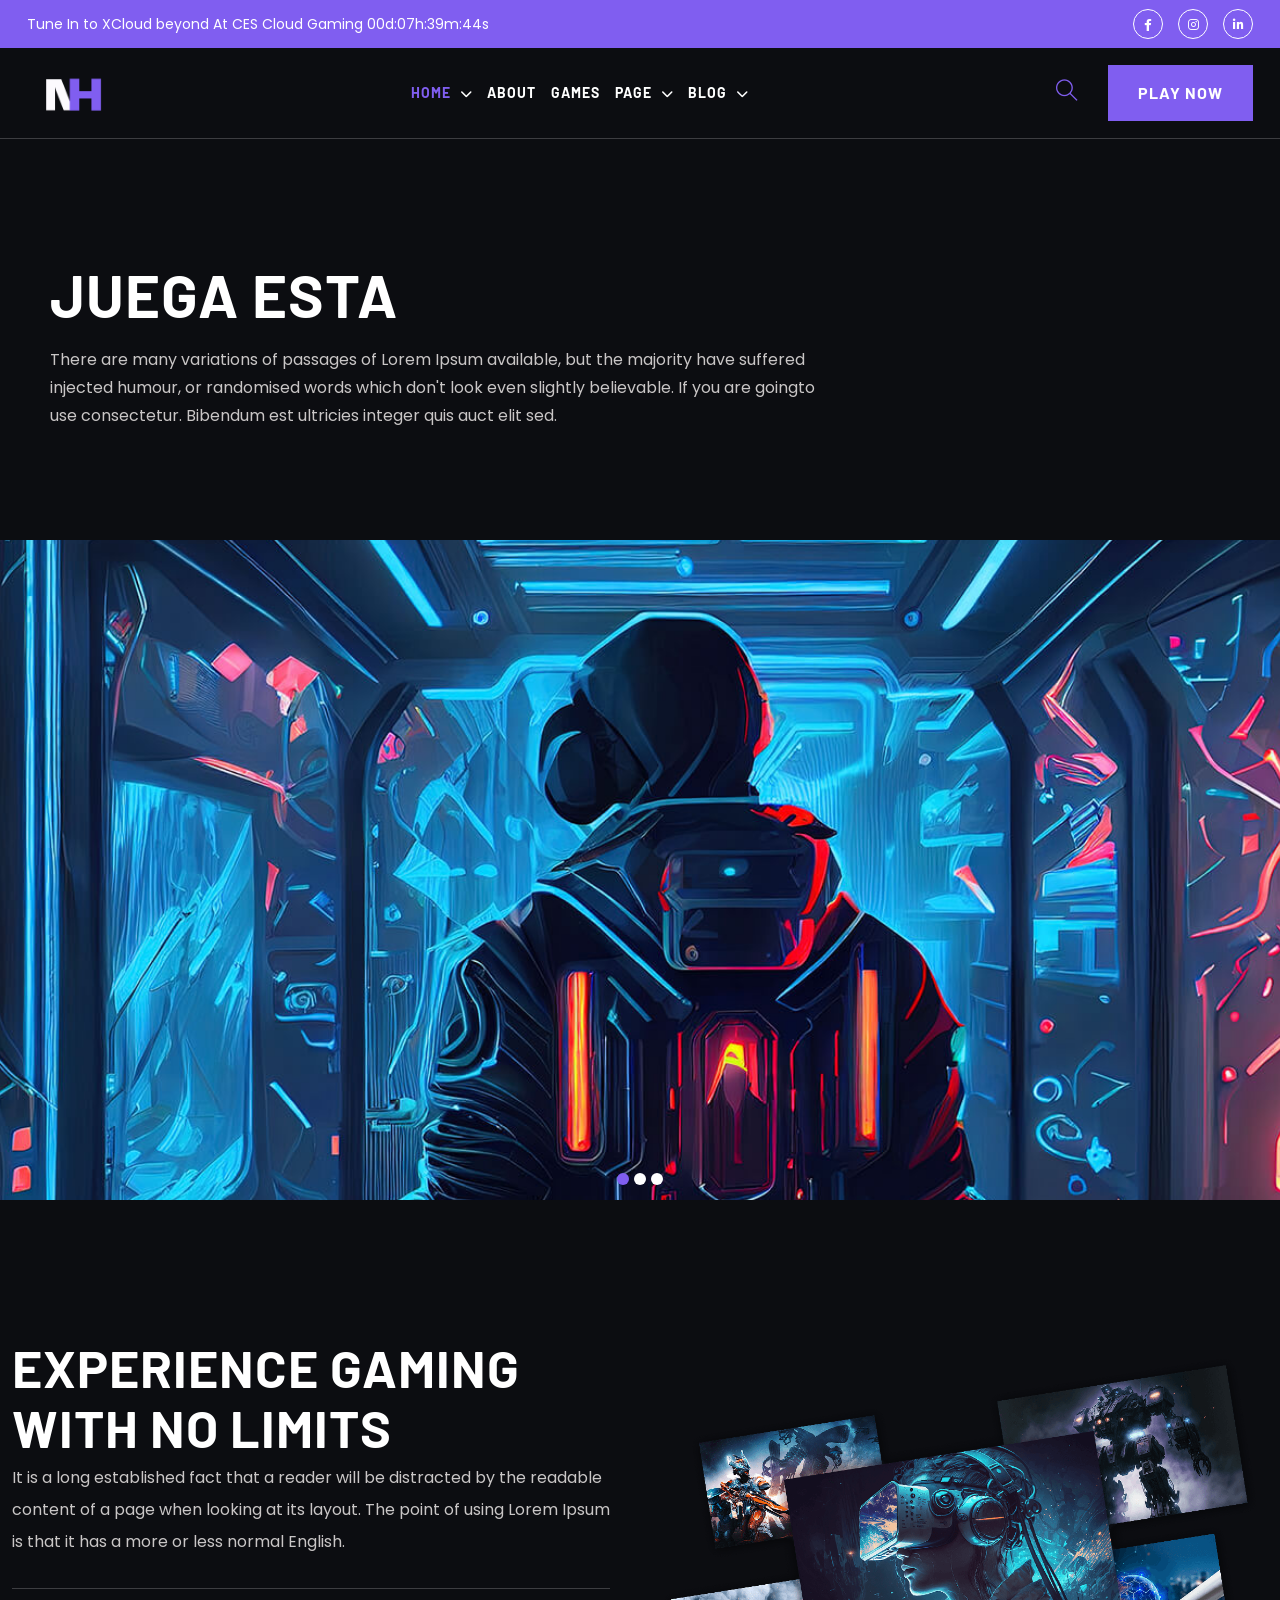
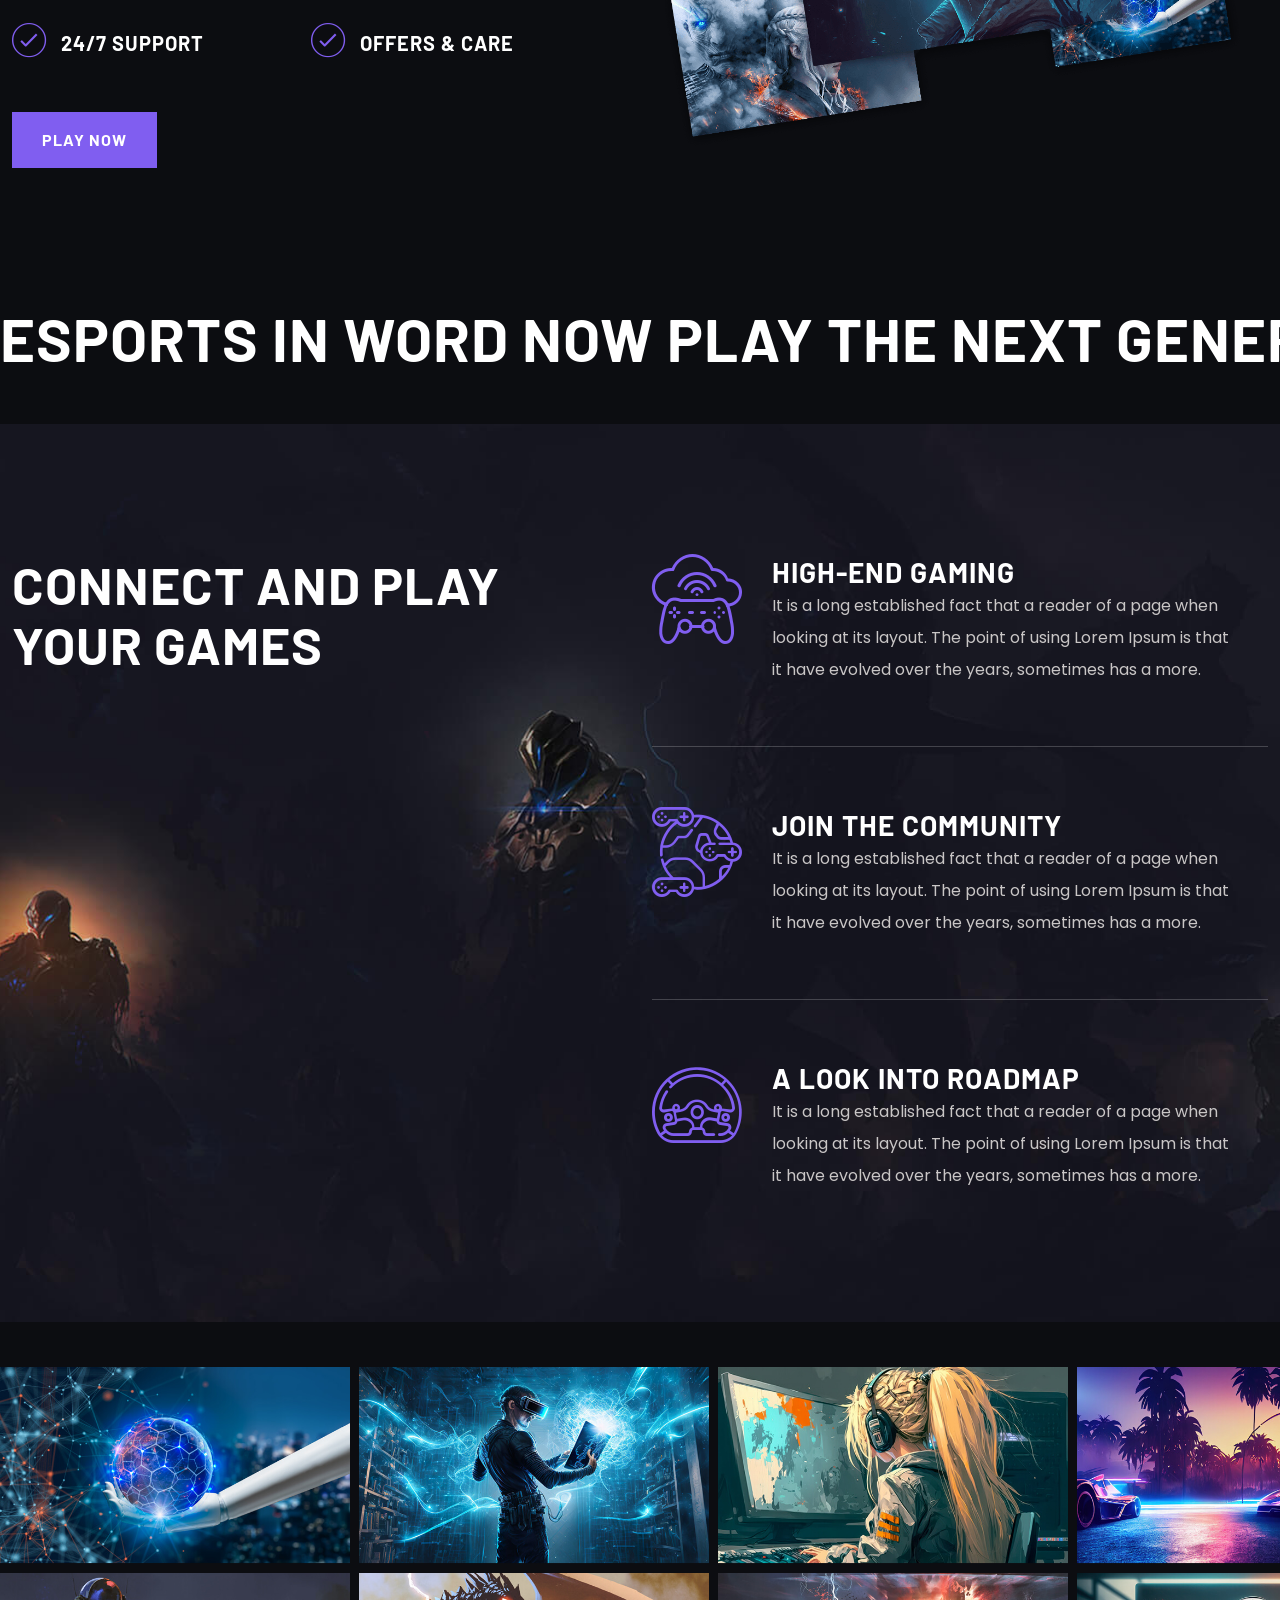
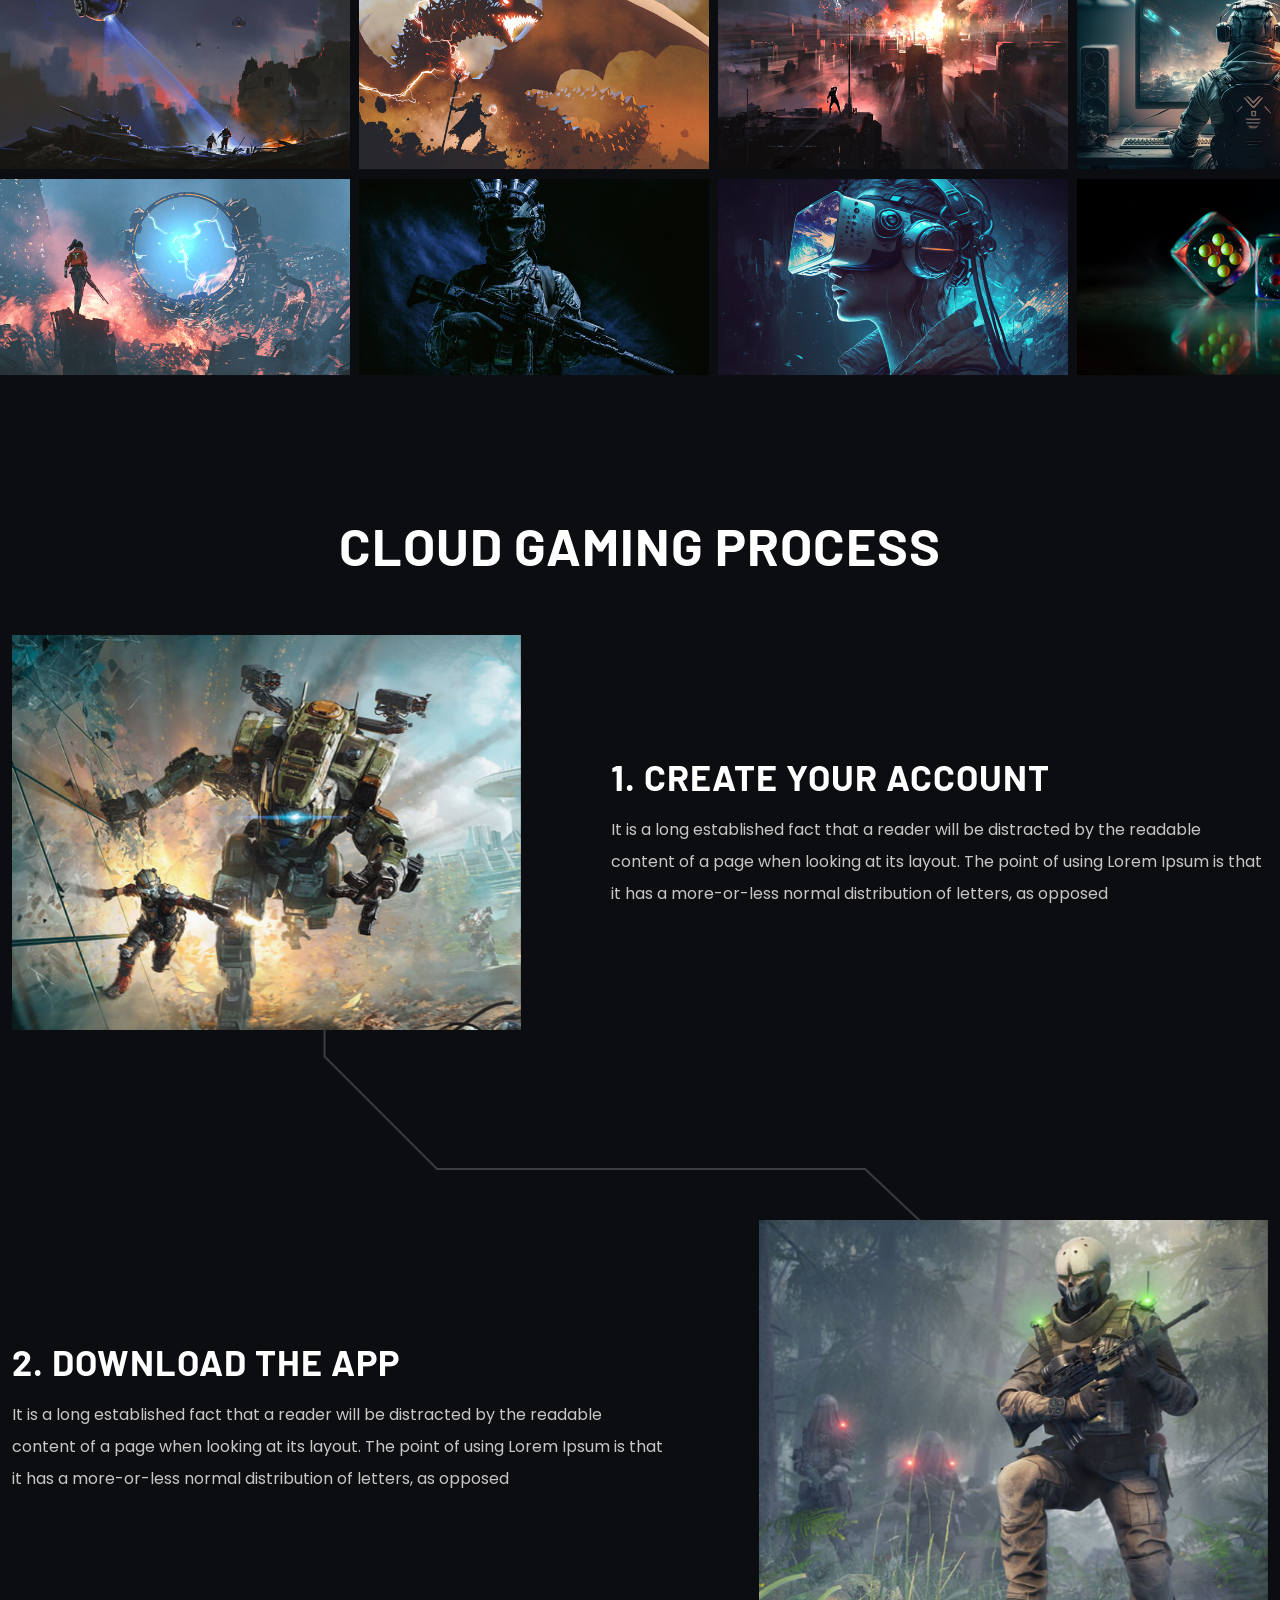
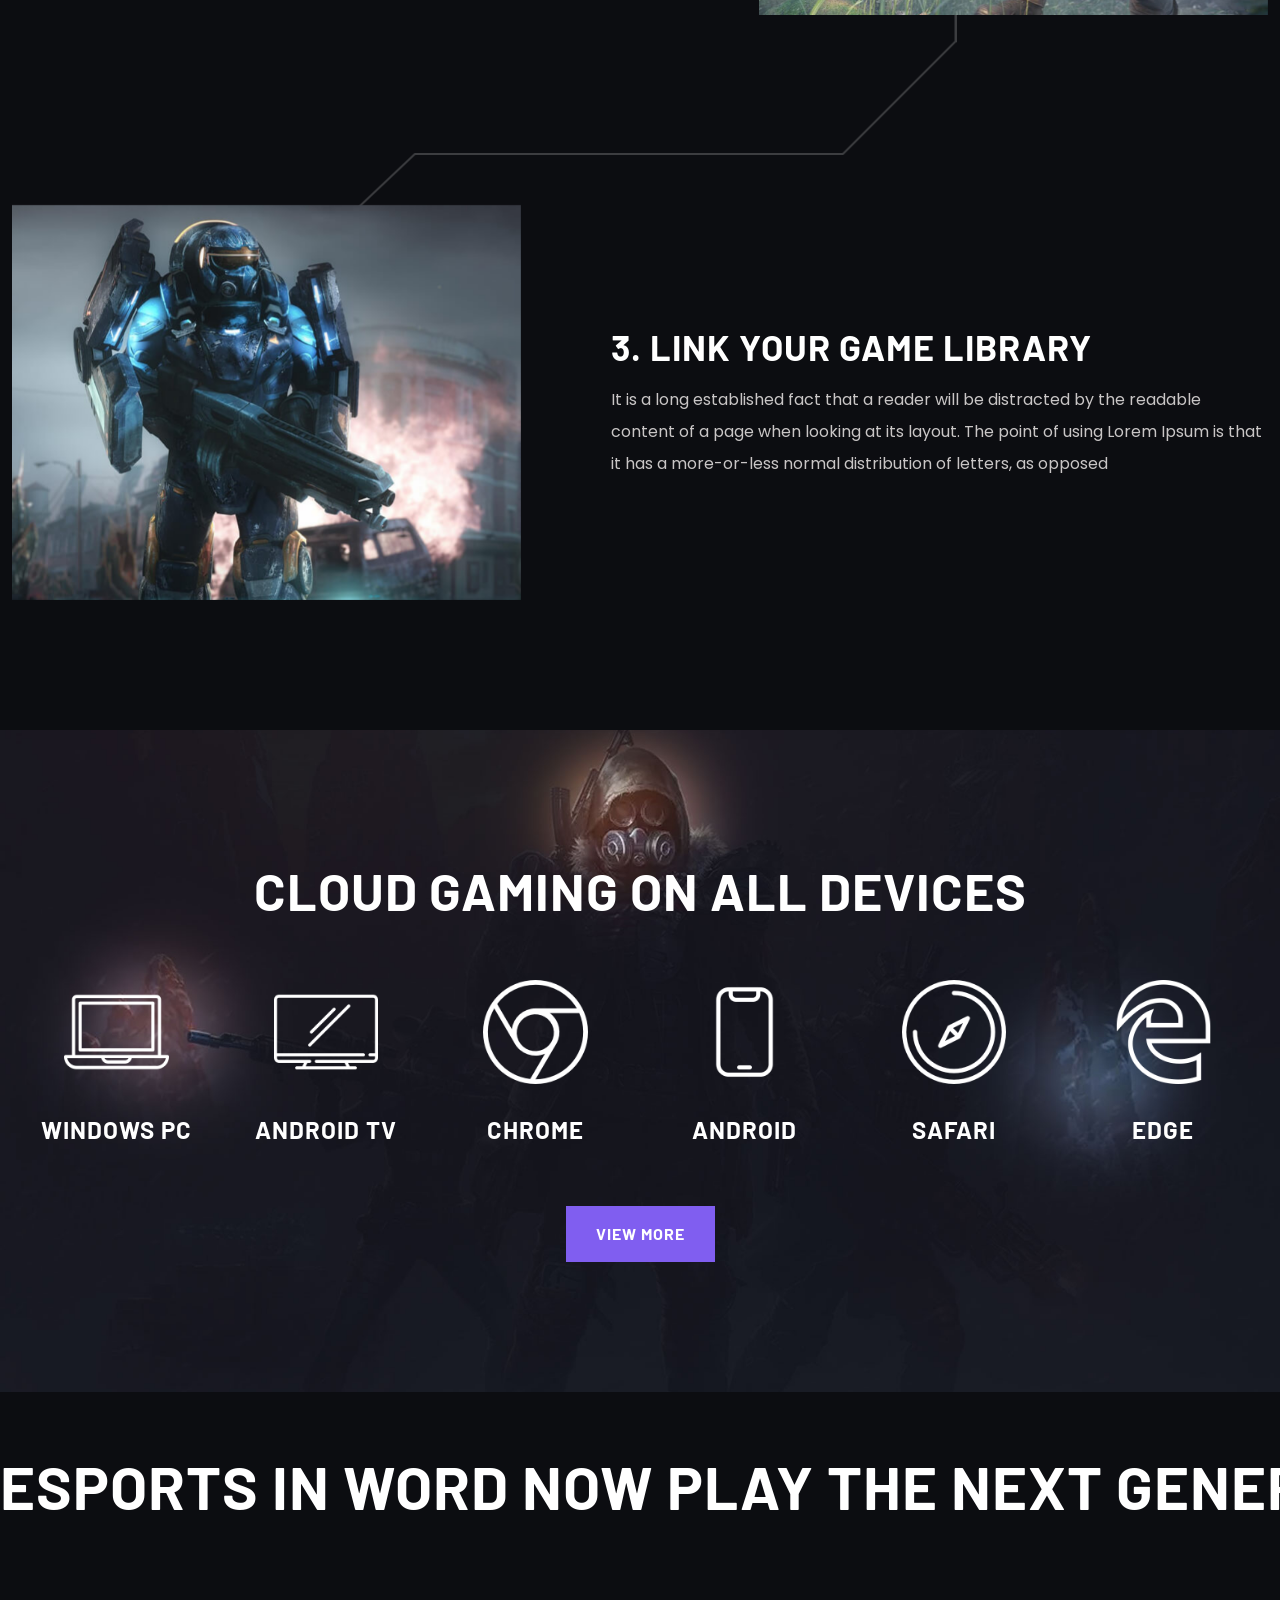
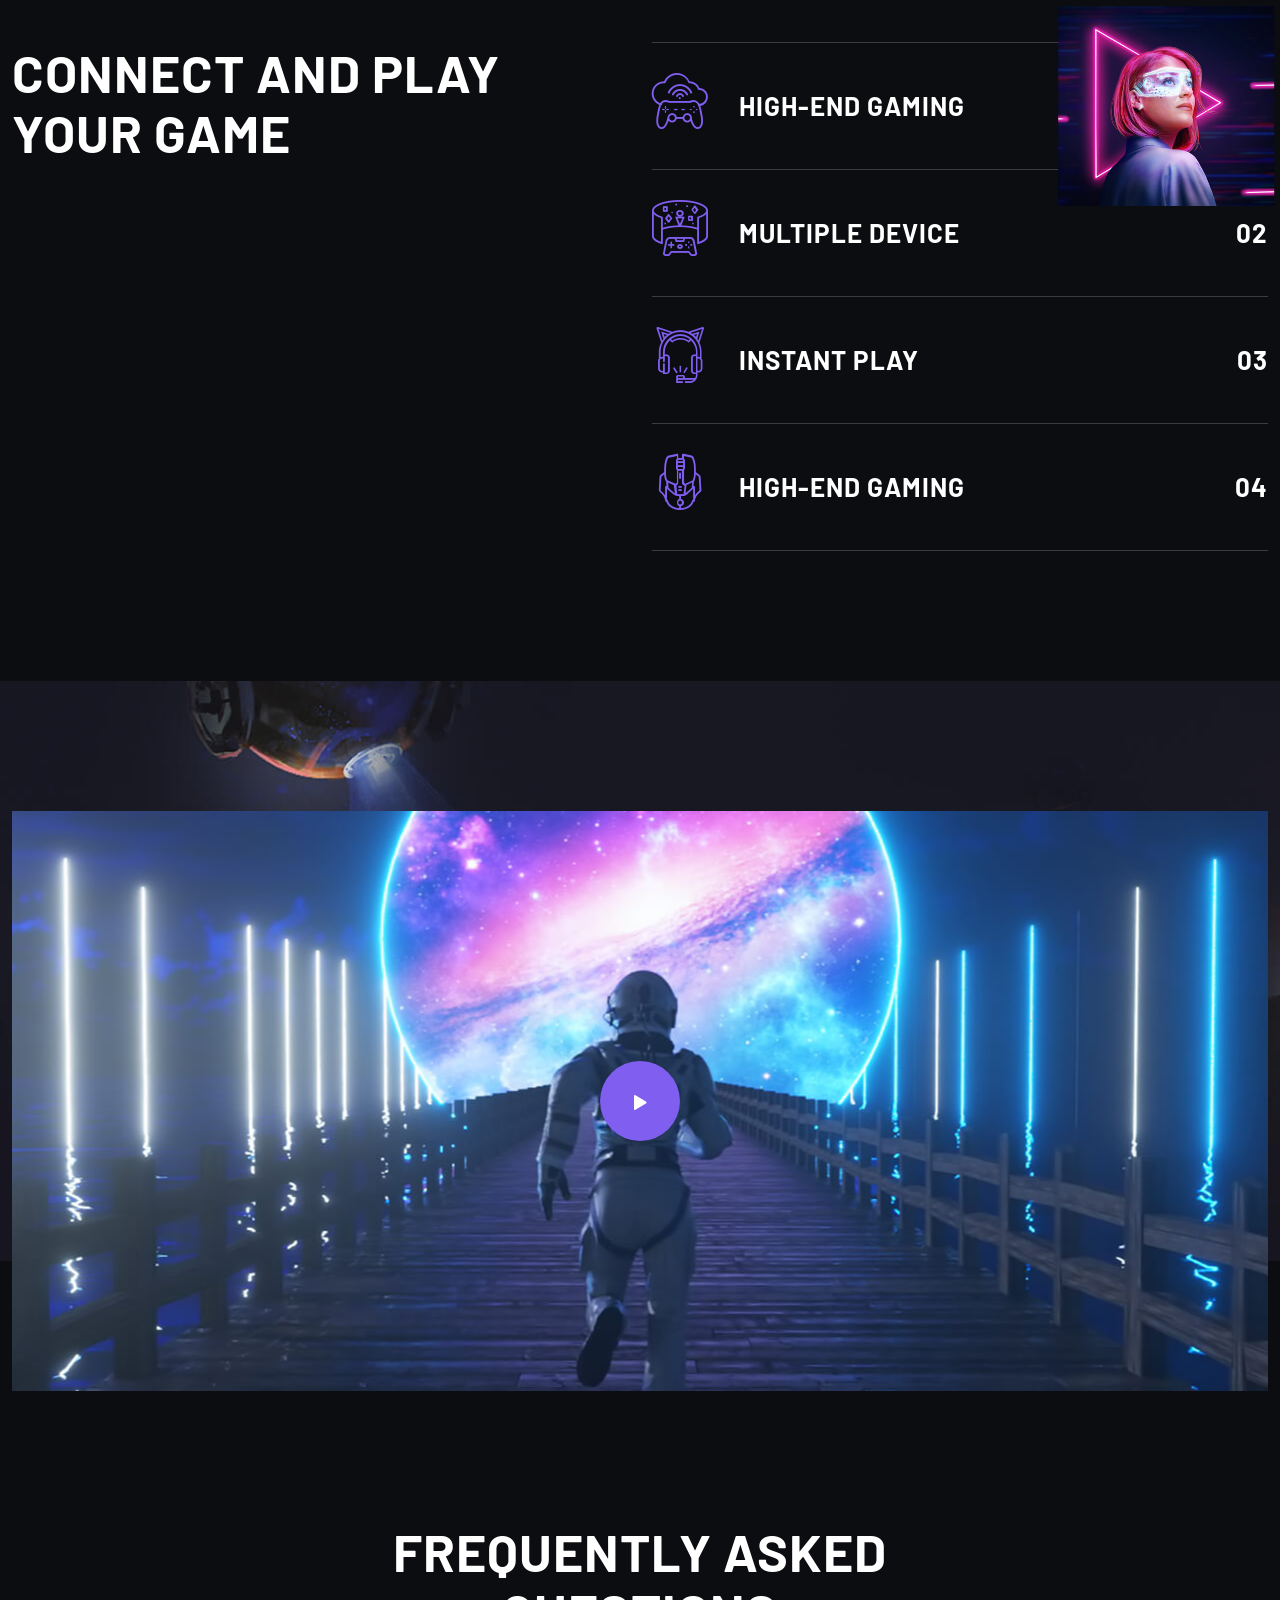
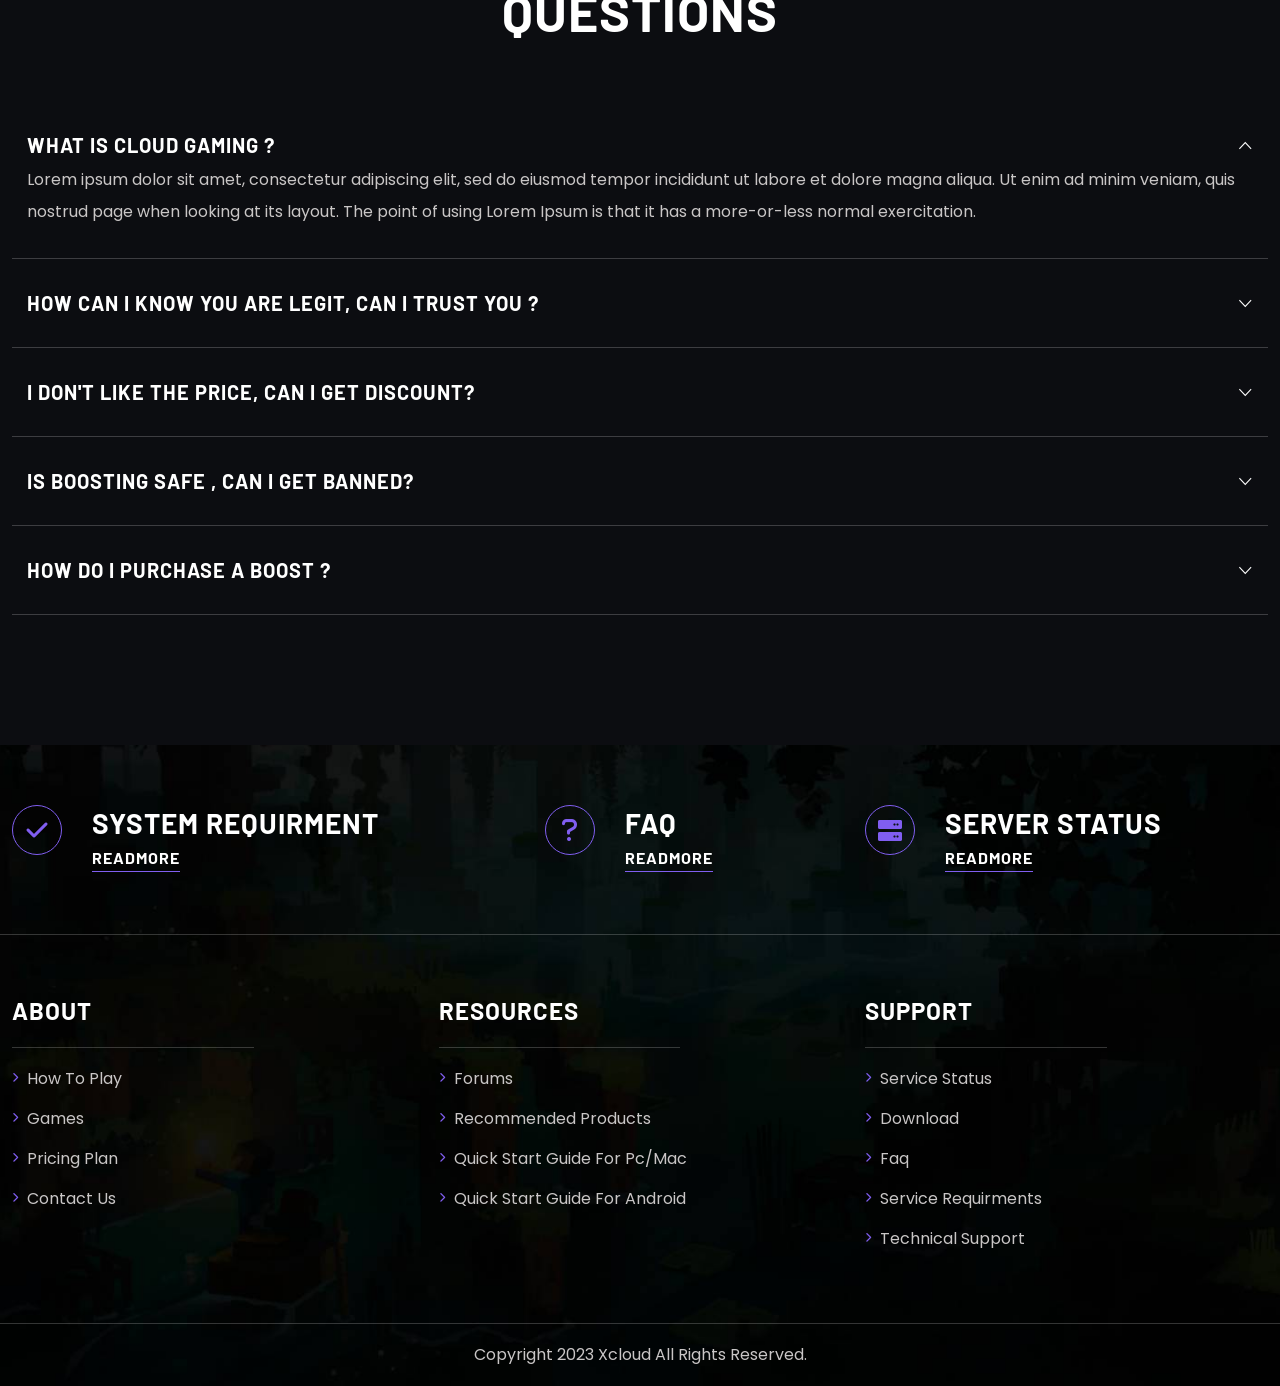
<file: main-home.html>
<!DOCTYPE html>
<html lang="en">

<head>
    <meta charset="UTF-8">
    <meta http-equiv="X-UA-Compatible" content="IE=edge">
    <meta name="viewport" content="width=device-width, initial-scale=1.0">
    <title>Xcloud - Cloud Gaming HTML Template</title>
    <!-- Favicon -->
    <link rel="shortcut icon" href="images/favicon.ico">
    <!-- Bootstrap -->
    <link rel="stylesheet" href="css/bootstrap.min.css">
    <!-- Rev-slider -->
    <link rel="stylesheet" href="rev/css/rs6.css">
    <link rel="stylesheet" href="rev/fonts/font-awesome/css/font-awesome.css">
    <link rel="stylesheet" href="rev/fonts/pe-icon-7-stroke/css/pe-icon-7-stroke.css">
    <link rel="stylesheet" href="rev/fonts/pe-icon-7-stroke/css/helper.css">
    <!-- Animations -->
    <link rel="stylesheet" href="css/animations.min.css">
    <!-- Icons -->
    <link rel="stylesheet" href="fonts/font-awesome/css/all.min.css">
    <link rel="stylesheet" href="css/ionicons.min.css">
    <link rel="stylesheet" href="fonts/themify-icons/themify-icons.css">
    <link rel="stylesheet" href="fonts/flaticon/flaticon.css">
    <!-- Magnific Popup -->
    <link rel="stylesheet" href="css/magnific-popup.min.css">
    <!-- Style -->
    <link rel="stylesheet" href="css/style.css">
    <!-- Responsive -->
    <link rel="stylesheet" href="css/responsive.css">
</head>

<body>

    <!-- Loading -->
    <div id="pq-loading">
        <div id="pq-loading-center">
            <img src="images/logo/logo.png" alt="loading">
        </div>
    </div>
    <!-- Loading -->

    <!-- Header -->
    <header id="pq-header" class="pq-header-style-1 pq-has-sticky">
        <div class="pq-top-header top-style-1">
            <div class="container-fluid">
                <div class="row flex-row-reverse">
                    <div class="col-md-4 text-right">
                        <div class="pq-header-social text-right">
                            <ul>
                                <li><a href="#"><i class="fab fa-facebook-f"></i></a></li>
                                <li><a href="#"><i class="fab fa-instagram"></i></a></li>
                                <li><a href="#"><i class="fab fa-linkedin-in"></i></a></li>
                            </ul>
                        </div>
                    </div>
                    <div class="col-md-8 ">
                        <p class="pq-header-tagline mb-0">
                            Tune In to XCloud beyond At CES Cloud Gaming 00d:07h:39m:44s
                        </p>
                    </div>
                </div>
            </div>
        </div>
        <div class="pq-bottom-header">
            <div class="container-fluid">
                <div class="row">
                    <div class="col-lg-12">
                        <nav class="navbar navbar-expand-lg navbar-light">
                            <a class="navbar-brand" href="main-home.html">
                                <img class="img-fluid logo" src="images/logo/logo.png" alt="xcloud">
                            </a>
                            <div class="collapse navbar-collapse" id="navbarSupportedContent">
                                <div id="pq-menu-contain" class="pq-menu-contain">
                                    <ul id="pq-main-menu" class="navbar-nav ml-auto">
                                        <li class="menu-item current-menu-item menu-item-has-children">
                                            <a href="main-home.html">Home</a><i
                                                class="fa fa-chevron-down pq-submenu-icon"></i>
                                            <ul class="sub-menu">
                                                <li class="menu-item current-menu-item">
                                                    <a href="main-home.html" aria-current="page">Main Home</a>
                                                </li>
                                                <li class="menu-item">
                                                    <a href="cloud-game.html">Cloud Game</a>
                                                </li>
                                                <li class="menu-item">
                                                    <a href="online-gaming.html">Online Gaming</a>
                                                </li>
                                            </ul>
                                        </li>
                                        <li class="menu-item">
                                            <a href="about.html">About</a>
                                        </li>
                                        <li class="menu-item">
                                            <a href="games.html">Games</a>
                                        </li>
                                        <li class="menu-item menu-item-has-children">
                                            <a href="#">page</a><i class="fa fa-chevron-down pq-submenu-icon"></i>
                                            <ul class="sub-menu">
                                                <li class="menu-item">
                                                    <a href="pricing-plan.html">Pricing Plan</a>
                                                </li>
                                                <li class="menu-item">
                                                    <a href="get-started.html">Get Started</a>
                                                </li>
                                                <li class="menu-item">
                                                    <a href="how-to-play.html">How to play</a>
                                                </li>
                                                <li class="menu-item">
                                                    <a href="support.html">Support</a>
                                                </li>
                                                <li class="menu-item">
                                                    <a href="download.html">Download</a>
                                                </li>
                                                <li class="menu-item">
                                                    <a href="faq.html">FAQ</a>
                                                </li>
                                                <li class="menu-item">
                                                    <a href="contact-us.html">Contact Us</a>
                                                </li>
                                                <li class="menu-item">
                                                    <a href="404.html">404</a>
                                                </li>
                                            </ul>
                                        </li>
                                        <li class="menu-item menu-item-has-children">
                                            <a href="#">blog</a><i class="fa fa-chevron-down pq-submenu-icon"></i>
                                            <ul class="sub-menu">
                                                <li class="menu-item menu-item-has-children">
                                                    <a href="#">Grid Style</a><i
                                                        class="fa fa-chevron-down pq-submenu-icon"></i>
                                                    <ul class="sub-menu">
                                                        <li class="menu-item">
                                                            <a href="1-column-blog.html">1 column blog</a>
                                                        </li>
                                                        <li class="menu-item">
                                                            <a href="2-column-blog.html">2 column blog</a>
                                                        </li>
                                                        <li class="menu-item">
                                                            <a href="3-column-blog.html">3 column blog</a>
                                                        </li>
                                                    </ul>
                                                </li>
                                                <li class="menu-item menu-item-has-children">
                                                    <a href="#">blog sidebar</a><i
                                                        class="fa fa-chevron-down pq-submenu-icon"></i>
                                                    <ul class="sub-menu">
                                                        <li id="menu-item-1534" class="menu-item">
                                                            <a href="left-sidebar.html">Left Sidebar</a>
                                                        </li>
                                                        <li class="menu-item">
                                                            <a href="right-sidebar.html">Right Sidebar</a>
                                                        </li>
                                                    </ul>
                                                </li>
                                                <li class="menu-item">
                                                    <a href="you-wont-stop-playing-once-you-start.html">single blog</a>
                                                </li>
                                            </ul>
                                        </li>
                                    </ul>
                                </div>
                            </div>
                            <div class="pq-menu-search-block">
                                <a href="javascript:void(0)" class="pq-tools-serach-button" data-bs-toggle="offcanvas"
                                    data-bs-target="#offcanvassearch">
                                    <i class="ti-search"></i>
                                </a>
                                <div class="offcanvas offcanvas-top" tabindex="-1" id="offcanvassearch"
                                    aria-hidden="true">
                                    <form role="search" method="get" class="search-form">
                                        <button type="button" class="btn-close" data-bs-dismiss="offcanvas" aria-label="Close"></button>
                                        <label>
                                            <span class="screen-reader-text">Search for:</span>
                                            <input type="search" class="search-field mb-0" placeholder="Search …" value="" name="s">
                                        </label>
                                        <button type="submit" class="search-submit">
                                            <span class="screen-reader-text">Search</span>
                                        </button>
                                    </form>
                                </div>
                            </div>
                            <div class="pq-btn-container">
                                <div class="pq-button-block">
                                    <a href="games.html" class="pq-button pq-button-flat">
                                        <span class="pq-button-text">play now </span>
                                    </a>
                                </div>
                            </div>
                            <button class="navbar-toggler" type="button" data-bs-toggle="collapse"
                                data-bs-target="#navbarSupportedContent" aria-controls="navbarSupportedContent"
                                aria-expanded="false" aria-label="Toggle navigation">
                                <i class="fas fa-bars"></i>
                            </button>
                        </nav>
                    </div>
                </div>
            </div>
        </div>
    </header>
    <!-- Header -->

    <!-- Banner -->
    <div class="banner py-0">
        <!-- START Home 1 REVOLUTION SLIDER 6.6.11 -->
        <p class="rs-p-wp-fix"></p>
        <rs-module-wrap id="rev_slider_5_1_wrapper" data-alias="home-12" data-source="gallery"
            style="visibility:hidden;background:transparent;padding:0;margin:0px auto;margin-top:0;margin-bottom:0;">
            <rs-module id="rev_slider_5_1" data-version="6.6.11">
                <rs-slides style="overflow: hidden; position: absolute;">
                    <rs-slide style="position: absolute;" data-key="rs-13" data-title="Slide"
                        data-anim="adpr:false;ms:300;" data-in="o:0;" data-out="a:false;">
                        <img src="rev/assets/dummy.png" alt="Slide" class="rev-slidebg tp-rs-img rs-lazyload"
                            data-lazyload="rev/assets/transparent.png" data-bg="p:center bottom;c:#14141d;"
                            data-no-retina>
                        <!--
    							--><rs-layer id="slider-5-slide-13-layer-2" data-type="shape" data-rsp_ch="on"
                            data-xy="xo:-1190px,-982px,-746px,-460px;" data-text="w:normal;s:20,16,12,7;l:0,20,15,9;"
                            data-dim="w:3611px,2981px,2264px,1396px;h:540px,445px,338px,335px;"
                            data-frame_999="o:0;st:w;" style="z-index:7;background-color:#0c0d11;">
                        </rs-layer><!--
    
    							--><rs-layer id="slider-5-slide-13-layer-3" data-type="text" data-rsp_ch="on"
                            data-xy="x:l,l,c,c;xo:30px,15px,0,0;yo:260px,217px,175px,177px;"
                            data-text="w:normal;s:60,48,42,34;l:68,56,50,42;ls:1px;fw:700;a:left,left,center,center;"
                            data-dim="w:1068px,793px,661px,353px;" data-frame_0="y:50,41,31,19;"
                            data-frame_1="st:800;sp:1000;sR:800;" data-frame_999="o:0;st:w;sR:7200;"
                            style="z-index:11;font-family:'Barlow';text-transform:uppercase;">JUEGA ESTA<br>

                        </rs-layer><!--
    
    							--><rs-layer id="slider-5-slide-13-layer-5" data-type="text" data-color="#c9c6c6" data-rsp_ch="on"
                            data-xy="x:l,l,c,c;xo:30px,15px,0,0;yo:346px,282px,233px,143px;"
                            data-text="w:normal;s:16,14,14,8;l:28,26,22,13;a:left,left,center,center;"
                            data-dim="w:776px,640px,653px,402px;" data-vbility="t,t,t,f" data-frame_0="y:50,41,31,19;"
                            data-frame_1="st:1000;sp:1000;" data-frame_999="o:0;st:w;"
                            style="z-index:12;font-family:'Poppins';">There are many variations of passages of Lorem
                            Ipsum
                            available, but the majority have suffered injected humour, or randomised words which don't
                            look
                            even slightly believable. If you are goingto use consectetur. Bibendum est ultricies integer
                            quis auct elit sed.<br>

                        </rs-layer><!--
    
    							--><rs-layer id="slider-5-slide-13-layer-6" data-type="image" data-rsp_ch="on"
                            data-xy="x:c;xo:60px,49px,37px,-13px;y:t,t,t,b;yo:457px,377px,286px,0;"
                            data-text="w:normal;s:20,16,12,7;l:0,20,15,9;"
                            data-dim="w:2085px,1721px,1307px,521px;h:1086px,896px,680px,263px;"
                            data-frame_999="o:0;st:w;" style="z-index:6;"><img src="rev/assets/dummy.png" alt=""
                                class="tp-rs-img rs-lazyload" width="1920" height="1000"
                                data-lazyload="rev/assets/1-7.jpg" data-no-retina>
                        </rs-layer><!--
    --> </rs-slide>
                    <rs-slide style="position: absolute;" data-key="rs-20" data-title="Slide"
                        data-anim="adpr:false;ms:300;" data-in="o:0;" data-out="a:false;">
                        <img src="rev/assets/dummy.png" alt="Slide" class="rev-slidebg tp-rs-img rs-lazyload"
                            data-lazyload="rev/assets/transparent.png" data-bg="p:center bottom;c:#14141d;"
                            data-no-retina>
                        <!--
    							--><rs-layer id="slider-5-slide-20-layer-2" data-type="shape" data-rsp_ch="on"
                            data-xy="xo:-1190px,-982px,-746px,-460px;" data-text="w:normal;s:20,16,12,7;l:0,20,15,9;"
                            data-dim="w:3611px,2981px,2264px,1396px;h:540px,445px,338px,335px;"
                            data-frame_999="o:0;st:w;" style="z-index:7;background-color:#0c0d11;">
                        </rs-layer><!--
    
    							--><rs-layer id="slider-5-slide-20-layer-3" data-type="text" data-rsp_ch="on"
                            data-xy="x:l,l,c,c;xo:30px,15px,0,0;yo:260px,217px,175px,177px;"
                            data-text="w:normal;s:60,48,42,34;l:68,56,50,42;ls:1px;fw:700;a:left,left,center,center;"
                            data-dim="w:1068px,793px,661px,353px;" data-frame_0="y:50,41,31,19;"
                            data-frame_1="st:800;sp:1000;sR:800;" data-frame_999="o:0;st:w;sR:7200;"
                            style="z-index:11;font-family:'Barlow';text-transform:uppercase;">WATCH LIVE any STREAMS<br>

                        </rs-layer><!--
    
    							--><rs-layer id="slider-5-slide-20-layer-5" data-type="text" data-color="#c9c6c6" data-rsp_ch="on"
                            data-xy="x:l,l,c,c;xo:30px,15px,0,0;yo:346px,282px,233px,143px;"
                            data-text="w:normal;s:16,14,14,8;l:28,26,22,13;a:left,left,center,center;"
                            data-dim="w:776px,640px,653px,402px;" data-vbility="t,t,t,f" data-frame_0="y:50,41,31,19;"
                            data-frame_1="st:1000;sp:1000;" data-frame_999="o:0;st:w;"
                            style="z-index:12;font-family:'Poppins';">There are many variations of passages of Lorem
                            Ipsum
                            available, but the majority have suffered injected humour, or randomised words which don't
                            look
                            even slightly believable. If you are goingto use consectetur. Bibendum est ultricies integer
                            quis auct elit sed.<br>

                        </rs-layer><!--
    
    							--><rs-layer id="slider-5-slide-20-layer-6" data-type="image" data-rsp_ch="on"
                            data-xy="x:c;xo:60px,49px,37px,-13px;y:t,t,t,b;yo:457px,377px,286px,0;"
                            data-text="w:normal;s:20,16,12,7;l:0,20,15,9;"
                            data-dim="w:2085px,1721px,1307px,521px;h:1086px,896px,680px,263px;"
                            data-frame_999="o:0;st:w;" style="z-index:6;"><img src="rev/assets/dummy.png" alt=""
                                class="tp-rs-img rs-lazyload" width="1920" height="1000"
                                data-lazyload="rev/assets/2-7.jpg" data-no-retina>
                        </rs-layer><!--
    --> </rs-slide>
                    <rs-slide style="position: absolute;" data-key="rs-21" data-title="Slide"
                        data-anim="adpr:false;ms:300;" data-in="o:0;" data-out="a:false;">
                        <img src="rev/assets/dummy.png" alt="Slide" class="rev-slidebg tp-rs-img rs-lazyload"
                            data-lazyload="rev/assets/transparent.png" data-bg="p:center bottom;c:#14141d;"
                            data-no-retina>
                        <!--
    							--><rs-layer id="slider-5-slide-21-layer-2" data-type="shape" data-rsp_ch="on"
                            data-xy="xo:-1190px,-982px,-746px,-460px;" data-text="w:normal;s:20,16,12,7;l:0,20,15,9;"
                            data-dim="w:3611px,2981px,2264px,1396px;h:540px,445px,338px,335px;"
                            data-frame_999="o:0;st:w;" style="z-index:7;background-color:#0c0d11;">
                        </rs-layer><!--
    
    							--><rs-layer id="slider-5-slide-21-layer-3" data-type="text" data-rsp_ch="on"
                            data-xy="x:l,l,c,c;xo:30px,15px,0,0;yo:260px,217px,175px,177px;"
                            data-text="w:normal;s:60,48,42,34;l:68,56,50,42;ls:1px;fw:700;a:left,left,center,center;"
                            data-dim="w:1068px,793px,661px,353px;" data-frame_0="y:50,41,31,19;"
                            data-frame_1="st:800;sp:1000;sR:800;" data-frame_999="o:0;st:w;sR:7200;"
                            style="z-index:11;font-family:'Barlow';text-transform:uppercase;">VIDEO GAMES TRENDING MATCHES<br>

                        </rs-layer><!--
    
    							--><rs-layer id="slider-5-slide-21-layer-5" data-type="text" data-color="#c9c6c6" data-rsp_ch="on"
                            data-xy="x:l,l,c,c;xo:30px,15px,0,0;yo:346px,282px,233px,143px;"
                            data-text="w:normal;s:16,14,14,8;l:28,26,22,13;a:left,left,center,center;"
                            data-dim="w:776px,640px,653px,402px;" data-vbility="t,t,t,f" data-frame_0="y:50,41,31,19;"
                            data-frame_1="st:1000;sp:1000;" data-frame_999="o:0;st:w;"
                            style="z-index:12;font-family:'Poppins';">There are many variations of passages of Lorem
                            Ipsum
                            available, but the majority have suffered injected humour, or randomised words which don't
                            look
                            even slightly believable. If you are goingto use consectetur. Bibendum est ultricies integer
                            quis auct elit sed.<br>

                        </rs-layer><!--
    
    							--><rs-layer id="slider-5-slide-21-layer-6" data-type="image" data-rsp_ch="on"
                            data-xy="x:c;xo:60px,49px,37px,-13px;y:t,t,t,b;yo:457px,377px,286px,0;"
                            data-text="w:normal;s:20,16,12,7;l:0,20,15,9;"
                            data-dim="w:2085px,1721px,1307px,521px;h:1173px,968px,735px,263px;"
                            data-frame_999="o:0;st:w;" style="z-index:6;"><img src="rev/assets/dummy.png" alt=""
                                class="tp-rs-img rs-lazyload" width="1920" height="1080"
                                data-lazyload="rev/assets/3-12.jpg" data-no-retina>
                        </rs-layer><!--
    --> </rs-slide>
                </rs-slides>
            </rs-module>
        </rs-module-wrap>
        <!-- END REVOLUTION SLIDER -->
    </div>
    <!-- Banner -->

    <!-- Gaming -->
    <section class="gaming pq-bg-dark">
        <div class="container">
            <div class="row align-items-center flex-column-reverse flex-xl-row">
                <div class="col-xl-6 pq-pe-30 mt-4 mt-xl-0">
                    <div class=" pq-section-title-style-1">
                        <h2 class="pq-section-main-title">experience gaming with no limits</h2>
                        <p class="pq-section-description">It is a long established fact that a reader will be distracted
                            by the readable content of a page when looking at its layout. The point of using Lorem Ipsum
                            is that it has a more or less normal English.</p>
                    </div>
                    <div class="divider pq-divider-spacing"></div>
                    <div class="pq-icon-boxes pq-mb-45">
                        <div class="pq-icon-box pq-style-1">
                            <div class="pq-icon">
                                <i class="ion ion-ios-checkmark-outline"></i>
                            </div>
                            <div class="pq-icon-box-content">
                                <h6 class="pq-icon-box-title">24/7 Support</h6>
                            </div>
                        </div>
                        <div class="pq-icon-box pq-style-1">
                            <div class="pq-icon">
                                <i class="ion ion-ios-checkmark-outline"></i>
                            </div>
                            <div class="pq-icon-box-content">
                                <h6 class="pq-icon-box-title">Offers & Care</h6>
                            </div>
                        </div>
                    </div>
                    <div class="pq-btn-container">
                        <div class="pq-button-block">
                            <a class="pq-button pq-button-flat" href="games.html">
                                <span class="pq-button-text">Play now</span>
                            </a>
                        </div>
                    </div>
                </div>
                <div class="col-xl-6">
                    <img src="images/about/1.png" class="img-fluid" alt="">
                </div>
            </div>
        </div>
    </section>
    <!-- Gaming -->

    <!-- Marquee -->
    <div class="marquee pq-pb-60">
        <div class="container-fluid">
            <div class="row">
                <div class="col-lg-12 p-0">
                    <div class="pq-marquee-main">
                        <div class="pq-marquee">
                            <ul class="marquee-content-items">
                                <li>
                                    esports in word now play the next generation <span> cloud gaming</span>
                                </li>
                            </ul>
                            <ul class="marquee-content-items">
                                <li>
                                    esports in word now play the next generation <span> cloud gaming</span>
                                </li>
                            </ul>
                        </div>
                    </div>
                </div>
            </div>
        </div>
    </div>
    <!-- Marquee -->

    <!-- Connect & Play -->
    <section class="connect-and-play pq-bg-img-1 pq-bg-grey">
        <div class="container">
            <div class="row">
                <div class="col-xl-6">
                    <div class="pq-sticky-top">
                        <div class="pq-section-title-style-1">
                            <h2 class="pq-section-main-title">Connect and play your games</h2>
                        </div>
                    </div>
                </div>
                <div class="col-xl-6 mt-5 mt-xl-0">
                    <div class="pq-icon-box pq-style-2">
                        <div class="pq-icon">
                            <i class="flaticon-gaming-1"></i>
                        </div>
                        <div class="pq-icon-box-content">
                            <h4 class="pq-icon-box-title">high-end gaming</h4>
                            <p class="pq-icon-box-description">It is a long established fact that a reader of a page
                                when looking at its layout. The point of using Lorem Ipsum is that it have evolved over
                                the years, sometimes has a more.</p>
                        </div>
                    </div>
                    <div class="pq-icon-box pq-style-2">
                        <div class="pq-icon">
                            <i class="flaticon-online-gaming"></i>
                        </div>
                        <div class="pq-icon-box-content">
                            <h4 class="pq-icon-box-title">join the community</h4>
                            <p class="pq-icon-box-description">It is a long established fact that a reader of a page
                                when looking at its layout. The point of using Lorem Ipsum is that it have evolved over
                                the years, sometimes has a more.</p>
                        </div>
                    </div>
                    <div class="pq-icon-box pq-style-2">
                        <div class="pq-icon">
                            <i class="flaticon-gaming-3"></i>
                        </div>
                        <div class="pq-icon-box-content">
                            <h4 class="pq-icon-box-title">a look into roadmap</h4>
                            <p class="pq-icon-box-description">It is a long established fact that a reader of a page
                                when looking at its layout. The point of using Lorem Ipsum is that it have evolved over
                                the years, sometimes has a more.</p>
                        </div>
                    </div>
                </div>
            </div>
        </div>
    </section>
    <!-- Connect & Play -->

    <!-- Image Marquee -->
    <div class="image-marquee pq-pt-45">
        <div class="container-fluid">
            <div class="row">
                <div class="col-lg-12 p-0">
                    <div class="pq-img-marquee-main ">
                        <div class="pq-img-marquee">
                            <ul class="marquee-img-content-items">
                                <li>
                                    <img decoding="async" src="images/marquee/image-marquee-1/1.jpg" alt="img"
                                        class="pq-marquee-img">
                                </li>
                                <li>
                                    <img decoding="async" src="images/marquee/image-marquee-1/2.jpg" alt="img"
                                        class="pq-marquee-img">
                                </li>
                                <li>
                                    <img decoding="async" src="images/marquee/image-marquee-1/3.jpg" alt="img"
                                        class="pq-marquee-img">
                                </li>
                                <li>
                                    <img decoding="async" src="images/marquee/image-marquee-1/4.jpg" alt="img"
                                        class="pq-marquee-img">
                                </li>
                                <li>
                                    <img decoding="async" src="images/marquee/image-marquee-1/5.jpg" alt="img"
                                        class="pq-marquee-img">
                                </li>
                                <li>
                                    <img decoding="async" src="images/marquee/image-marquee-1/6.jpg" alt="img"
                                        class="pq-marquee-img">
                                </li>
                                <li>
                                    <img decoding="async" src="images/marquee/image-marquee-1/7.jpg" alt="img"
                                        class="pq-marquee-img">
                                </li>
                            </ul>
                            <ul class="marquee-img-content-items">
                                <li>
                                    <img decoding="async" src="images/marquee/image-marquee-1/1.jpg" alt="img"
                                        class="pq-marquee-img">
                                </li>
                                <li>
                                    <img decoding="async" src="images/marquee/image-marquee-1/2.jpg" alt="img"
                                        class="pq-marquee-img">
                                </li>
                                <li>
                                    <img decoding="async" src="images/marquee/image-marquee-1/3.jpg" alt="img"
                                        class="pq-marquee-img">
                                </li>
                                <li>
                                    <img decoding="async" src="images/marquee/image-marquee-1/4.jpg" alt="img"
                                        class="pq-marquee-img">
                                </li>
                                <li>
                                    <img decoding="async" src="images/marquee/image-marquee-1/5.jpg" alt="img"
                                        class="pq-marquee-img">
                                </li>
                                <li>
                                    <img decoding="async" src="images/marquee/image-marquee-1/6.jpg" alt="img"
                                        class="pq-marquee-img">
                                </li>
                                <li>
                                    <img decoding="async" src="images/marquee/image-marquee-1/7.jpg" alt="img"
                                        class="pq-marquee-img">
                                </li>
                            </ul>
                        </div>
                    </div>
                </div>

                <div class="col-lg-12 p-0">
                    <div class="pq-img-marquee-main pq-imagemarqueeright">
                        <div class="pq-img-marquee">
                            <ul class="marquee-img-content-items">
                                <li>
                                    <img decoding="async" src="images/marquee/image-marquee-2/1.jpg" alt="img"
                                        class="pq-marquee-img">
                                </li>
                                <li>
                                    <img decoding="async" src="images/marquee/image-marquee-2/2.jpg" alt="img"
                                        class="pq-marquee-img">
                                </li>
                                <li>
                                    <img decoding="async" src="images/marquee/image-marquee-2/3.jpg" alt="img"
                                        class="pq-marquee-img">
                                </li>
                                <li>
                                    <img decoding="async" src="images/marquee/image-marquee-2/4.jpg" alt="img"
                                        class="pq-marquee-img">
                                </li>
                                <li>
                                    <img decoding="async" src="images/marquee/image-marquee-2/5.jpg" alt="img"
                                        class="pq-marquee-img">
                                </li>
                                <li>
                                    <img decoding="async" src="images/marquee/image-marquee-2/6.jpg" alt="img"
                                        class="pq-marquee-img">
                                </li>
                                <li>
                                    <img decoding="async" src="images/marquee/image-marquee-2/7.jpg" alt="img"
                                        class="pq-marquee-img">
                                </li>
                            </ul>
                            <ul class="marquee-img-content-items">
                                <li>
                                    <img decoding="async" src="images/marquee/image-marquee-2/1.jpg" alt="img"
                                        class="pq-marquee-img">
                                </li>
                                <li>
                                    <img decoding="async" src="images/marquee/image-marquee-2/2.jpg" alt="img"
                                        class="pq-marquee-img">
                                </li>
                                <li>
                                    <img decoding="async" src="images/marquee/image-marquee-2/3.jpg" alt="img"
                                        class="pq-marquee-img">
                                </li>
                                <li>
                                    <img decoding="async" src="images/marquee/image-marquee-2/4.jpg" alt="img"
                                        class="pq-marquee-img">
                                </li>
                                <li>
                                    <img decoding="async" src="images/marquee/image-marquee-2/5.jpg" alt="img"
                                        class="pq-marquee-img">
                                </li>
                                <li>
                                    <img decoding="async" src="images/marquee/image-marquee-2/6.jpg" alt="img"
                                        class="pq-marquee-img">
                                </li>
                                <li>
                                    <img decoding="async" src="images/marquee/image-marquee-2/7.jpg" alt="img"
                                        class="pq-marquee-img">
                                </li>
                            </ul>
                        </div>
                    </div>
                </div>

                <div class="col-lg-12 p-0">
                    <div class="pq-img-marquee-main ">
                        <div class="pq-img-marquee">
                            <ul class="marquee-img-content-items">
                                <li>
                                    <img decoding="async" src="images/marquee/image-marquee-3/1.jpg" alt="img"
                                        class="pq-marquee-img">
                                </li>
                                <li>
                                    <img decoding="async" src="images/marquee/image-marquee-3/2.jpg" alt="img"
                                        class="pq-marquee-img">
                                </li>
                                <li>
                                    <img decoding="async" src="images/marquee/image-marquee-3/3.jpg" alt="img"
                                        class="pq-marquee-img">
                                </li>
                                <li>
                                    <img decoding="async" src="images/marquee/image-marquee-3/4.jpg" alt="img"
                                        class="pq-marquee-img">
                                </li>
                                <li>
                                    <img decoding="async" src="images/marquee/image-marquee-3/5.jpg" alt="img"
                                        class="pq-marquee-img">
                                </li>
                                <li>
                                    <img decoding="async" src="images/marquee/image-marquee-3/6.jpg" alt="img"
                                        class="pq-marquee-img">
                                </li>
                                <li>
                                    <img decoding="async" src="images/marquee/image-marquee-3/7.jpg" alt="img"
                                        class="pq-marquee-img">
                                </li>
                            </ul>
                            <ul class="marquee-img-content-items">
                                <li>
                                    <img decoding="async" src="images/marquee/image-marquee-3/1.jpg" alt="img"
                                        class="pq-marquee-img">
                                </li>
                                <li>
                                    <img decoding="async" src="images/marquee/image-marquee-3/2.jpg" alt="img"
                                        class="pq-marquee-img">
                                </li>
                                <li>
                                    <img decoding="async" src="images/marquee/image-marquee-3/3.jpg" alt="img"
                                        class="pq-marquee-img">
                                </li>
                                <li>
                                    <img decoding="async" src="images/marquee/image-marquee-3/4.jpg" alt="img"
                                        class="pq-marquee-img">
                                </li>
                                <li>
                                    <img decoding="async" src="images/marquee/image-marquee-3/5.jpg" alt="img"
                                        class="pq-marquee-img">
                                </li>
                                <li>
                                    <img decoding="async" src="images/marquee/image-marquee-3/6.jpg" alt="img"
                                        class="pq-marquee-img">
                                </li>
                                <li>
                                    <img decoding="async" src="images/marquee/image-marquee-3/7.jpg" alt="img"
                                        class="pq-marquee-img">
                                </li>
                            </ul>
                        </div>
                    </div>
                </div>
            </div>
        </div>
    </div>
    <!-- Image Marquee -->

    <!-- Process -->
    <section class="process pq-bg-dark">
        <div class="container">
            <div class="row">
                <div class="col-lg-12">
                    <div class=" pq-section-title-style-1 text-center">
                        <h2 class="pq-section-main-title">cloud gaming process</h2>
                    </div>
                </div>
                <div class="col-lg-12">
                    <div class="pq-process-step pq-process-1 left">
                        <img decoding="async" class="pq-before-img" src="images/process/shape/1.png" alt="arrow-img">
                        <div class="pq-process-img">
                            <img decoding="async" src="images/process/1.jpg" alt="process-image">
                        </div>
                        <div class="pq-process-info">
                            <h2 class="pq-process-title">1. Create your account</h2>
                            <p class="pq-process-description">It is a long established fact that a reader will be
                                distracted by the readable content of a page when looking at its layout. The point of
                                using Lorem Ipsum is that it has a more-or-less normal distribution of letters, as
                                opposed </p>
                        </div>
                    </div>
                    <div class="pq-reverse-process pq-process-step pq-process-1 left">
                        <img decoding="async" class="pq-before-img" src="images/process/shape/1.png" alt="arrow-img">
                        <div class="pq-process-img">
                            <img decoding="async" src="images/process/2.jpg" alt="process-image">
                        </div>
                        <div class="pq-process-info">
                            <h2 class="pq-process-title">2. download the app</h2>
                            <p class="pq-process-description">It is a long established fact that a reader will be distracted
                                by the readable content of a page when looking at its layout. The point of using Lorem Ipsum
                                is that it has a more-or-less normal distribution of letters, as opposed </p>
                        </div>
                    </div>
                    <div class="before-img-none pq-process-step pq-process-1 left mb-0">
                        <img decoding="async" class="pq-before-img" src="images/process/shape/1.png" alt="arrow-img">
                        <div class="pq-process-img">
                            <img decoding="async" src="images/process/3.jpg" alt="process-image">
                        </div>
                        <div class="pq-process-info">
                            <h2 class="pq-process-title">3. link your game library</h2>
                            <p class="pq-process-description">It is a long established fact that a reader will be distracted
                                by the readable content of a page when looking at its layout. The point of using Lorem Ipsum
                                is that it has a more-or-less normal distribution of letters, as opposed </p>
                        </div>
                    </div>
                </div>
            </div>
        </div>
    </section>
    <!-- Process -->

    <!-- Devices -->
    <section class="devices pq-bg-grey pq-bg-img-2">
        <div class="container">
            <div class="row">
                <div class="col-lg-12">
                    <div class=" pq-section-title-style-1 text-center">
                        <h2 class="pq-section-main-title">cloud gaming on all devices</h2>
                    </div>
                </div>
                <div class="col-lg-12">
                    <div class="pq-image-box pq-style-1 pq-mb-60">
                        <div class="item">
                            <div class="pq-image-box-media">
                                <img decoding="async" src="images/devices/1.png" alt="box">
                            </div>
                            <div class="pq-image-box-info">
                                <h5 class="pq-image-box-title">windows pc</h5>
                            </div>
                        </div>
                        <div class="item">
                            <div class="pq-image-box-media">
                                <img decoding="async" src="images/devices/2.png" alt="box">
                            </div>
                            <div class="pq-image-box-info">
                                <h5 class="pq-image-box-title">android tv</h5>
                            </div>
                        </div>
                        <div class="item">
                            <div class="pq-image-box-media">
                                <img decoding="async" src="images/devices/3.png" alt="box">
                            </div>
                            <div class="pq-image-box-info">
                                <h5 class="pq-image-box-title">chrome</h5>
                            </div>
                        </div>
                        <div class="item">
                            <div class="pq-image-box-media">
                                <img decoding="async" src="images/devices/4.png" alt="box">
                            </div>
                            <div class="pq-image-box-info">
                                <h5 class="pq-image-box-title">android</h5>
                            </div>
                        </div>
                        <div class="item">
                            <div class="pq-image-box-media">
                                <img decoding="async" src="images/devices/5.png" alt="box">
                            </div>
                            <div class="pq-image-box-info">
                                <h5 class="pq-image-box-title">safari</h5>
                            </div>
                        </div>
                        <div class="item">
                            <div class="pq-image-box-media">
                                <img decoding="async" src="images/devices/6.png" alt="box">
                            </div>
                            <div class="pq-image-box-info">
                                <h5 class="pq-image-box-title">edge</h5>
                            </div>
                        </div>
                    </div>
                    <div class="text-center">
                        <div class="pq-btn-container">
                            <div class="pq-button-block">
                                <a class="pq-button pq-button-flat" href="games.html">
                                    <span class="pq-button-text">view more</span>
                                </a>
                            </div>
                        </div>
                    </div>
                </div>
            </div>
        </div>
    </section>
    <!-- Devices -->

    <!-- Marquee -->
    <div class="marquee pq-pt-60">
        <div class="container-fluid">
            <div class="row">
                <div class="col-lg-12 p-0">
                    <div class="pq-marquee-main ">
                        <div class="pq-marquee">
                            <ul class="marquee-content-items">
                                <li>
                                    esports in word now play the next generation <span> cloud gaming</span>
                                </li>
                            </ul>
                            <ul class="marquee-content-items">
                                <li>
                                    esports in word now play the next generation <span> cloud gaming</span>
                                </li>
                            </ul>
                        </div>
                    </div>
                </div>
            </div>
        </div>
    </div>
    <!-- Marquee -->

    <!-- Portfolio -->
    <section class="portfolio">
        <div class="container">
            <div class="row">
                <div class="col-xl-6">
                    <div class="pq-section-title-style-1">
                        <h2 class="pq-section-main-title">connect and play your game</h2>
                    </div>
                </div>
                <div class="col-xl-6 mt-5 mt-xl-0">
                    <div class="pq-menu-tabs pq-style-1 ">
                        <div class="menu-tabs-item">
                            <a class="menu-tabs-link ">
                                <i aria-hidden="true" class="flaticon-gaming-1"></i>
                                high-end gaming
                                <span>01</span>
                            </a>
                            <img decoding="async" src="images/portfolio/main-home/1.jpg" alt="menu-tabs-img"
                                class="menu-tabs-img">
                        </div>
                        <div class="menu-tabs-item">
                            <a class="menu-tabs-link ">
                                <i aria-hidden="true" class="flaticon-gaming-4"></i>
                                multiple device
                                <span>02</span>
                            </a>
                            <img decoding="async" src="images/portfolio/main-home/2.jpg" alt="menu-tabs-img"
                                class="menu-tabs-img">
                        </div>
                        <div class="menu-tabs-item">
                            <a class="menu-tabs-link ">
                                <i aria-hidden="true" class="flaticon-headset"></i>
                                instant play
                                <span>03</span>
                            </a>
                            <img decoding="async" src="images/portfolio/main-home/3.jpg" alt="menu-tabs-img"
                                class="menu-tabs-img">
                        </div>
                        <div class="menu-tabs-item">
                            <a class="menu-tabs-link ">
                                <i aria-hidden="true" class="flaticon-mouse"></i>
                                high-end gaming
                                <span>04</span>
                            </a>
                            <img decoding="async" src="images/portfolio/main-home/4.jpg" alt="menu-tabs-img"
                                class="menu-tabs-img">
                        </div>
                    </div>
                </div>
            </div>
        </div>
    </section>
    <!-- Portfolio -->

    <!-- Video Popup -->
    <div class="video-popup pq-bg-grey pq-bg-img-3 pq-pt-130">
        <div class="container">
            <div class="row">
                <div class="col-lg-12 pq-mb-130">
                    <div class="pq-video-bg-img">
                        <div class="pq-popup-video-block pq-popup-style-1">
                            <div class="pq-video-icon">
                                <a href="https://www.youtube.com/watch?v=XHOmBV4js_E"
                                    class="pq-video default popup-youtube">
                                    <i aria-hidden="true" class="ion ion-play"></i>
                                </a>
                            </div>
                        </div>
                    </div>
                </div>
            </div>
        </div>
    </div>
    <!-- Video Popup -->

    <!-- Faq -->
    <section class="faq pq-pt-260">
        <div class="container">
            <div class="row">
                <div class="col-lg-12">
                    <div class=" pq-section-title-style-1 text-center">
                        <h2 class="pq-section-main-title">frequently asked questions</h2>
                    </div>
                </div>
                <div class="col-lg-12">
                    <div class="pq-accordion-block-style-1">
                        <div class="pq-accordion-block ">
                            <div class="pq-accordion-box pq-active 1">
                                <div class="pq-ad-title">
                                    <h4 class="ad-title-text">
                                        what is cloud gaming ?
                                        <i aria-hidden="true" class="ion ion-ios-arrow-down active"></i><i
                                            aria-hidden="true" class="ion ion-ios-arrow-up inactive"></i>
                                    </h4>
                                </div>
                                <div class="pq-accordion-details">
                                    <p class="pq-detail-text"> Lorem ipsum dolor sit amet, consectetur adipiscing elit,
                                        sed do eiusmod
                                        tempor incididunt ut labore et dolore magna aliqua. Ut enim ad minim veniam,
                                        quis nostrud page when
                                        looking at its layout. The point of using Lorem Ipsum is that it has a
                                        more-or-less normal
                                        exercitation. </p>
                                </div>
                            </div>
                        </div>
                        <div class="pq-accordion-block ">
                            <div class="pq-accordion-box   2">
                                <div class="pq-ad-title">
                                    <h4 class="ad-title-text">
                                        how can i know you are legit, can i trust you ?
                                        <i aria-hidden="true" class="ion ion-ios-arrow-down active"></i><i
                                            aria-hidden="true" class="ion ion-ios-arrow-up inactive"></i>
                                    </h4>
                                </div>
                                <div class="pq-accordion-details" style="display: none;">
                                    <p class="pq-detail-text"> Lorem ipsum dolor sit amet, consectetur adipiscing elit,
                                        sed do eiusmod
                                        tempor incididunt ut labore et dolore magna aliqua. Ut enim ad minim veniam,
                                        quis nostrud page when
                                        looking at its layout. The point of using Lorem Ipsum is that it has a
                                        more-or-less normal
                                        exercitation. </p>
                                </div>
                            </div>
                        </div>
                        <div class="pq-accordion-block ">
                            <div class="pq-accordion-box   3">
                                <div class="pq-ad-title">
                                    <h4 class="ad-title-text">
                                        i don't like the price, can i get discount?
                                        <i aria-hidden="true" class="ion ion-ios-arrow-down active"></i><i
                                            aria-hidden="true" class="ion ion-ios-arrow-up inactive"></i>
                                    </h4>
                                </div>
                                <div class="pq-accordion-details">
                                    <p class="pq-detail-text"> Lorem ipsum dolor sit amet, consectetur adipiscing elit,
                                        sed do eiusmod
                                        tempor incididunt ut labore et dolore magna aliqua. Ut enim ad minim veniam,
                                        quis nostrud page when
                                        looking at its layout. The point of using Lorem Ipsum is that it has a
                                        more-or-less normal
                                        exercitation. </p>
                                </div>
                            </div>
                        </div>
                        <div class="pq-accordion-block ">
                            <div class="pq-accordion-box   4">
                                <div class="pq-ad-title">
                                    <h4 class="ad-title-text">
                                        is boosting safe , can i get banned?
                                        <i aria-hidden="true" class="ion ion-ios-arrow-down active"></i><i
                                            aria-hidden="true" class="ion ion-ios-arrow-up inactive"></i>
                                    </h4>
                                </div>
                                <div class="pq-accordion-details">
                                    <p class="pq-detail-text"> Lorem ipsum dolor sit amet, consectetur adipiscing elit,
                                        sed do eiusmod
                                        tempor incididunt ut labore et dolore magna aliqua. Ut enim ad minim veniam,
                                        quis nostrud page when
                                        looking at its layout. The point of using Lorem Ipsum is that it has a
                                        more-or-less normal
                                        exercitation. </p>
                                </div>
                            </div>
                        </div>
                        <div class="pq-accordion-block ">
                            <div class="pq-accordion-box   5">
                                <div class="pq-ad-title">
                                    <h4 class="ad-title-text">
                                        how do i purchase a boost ?
                                        <i aria-hidden="true" class="ion ion-ios-arrow-down active"></i><i
                                            aria-hidden="true" class="ion ion-ios-arrow-up inactive"></i>
                                    </h4>
                                </div>
                                <div class="pq-accordion-details">
                                    <p class="pq-detail-text"> Lorem ipsum dolor sit amet, consectetur adipiscing elit,
                                        sed do eiusmod
                                        tempor incididunt ut labore et dolore magna aliqua. Ut enim ad minim veniam,
                                        quis nostrud page when
                                        looking at its layout. The point of using Lorem Ipsum is that it has a
                                        more-or-less normal
                                        exercitation.</p>
                                </div>
                            </div>
                        </div>
                    </div>
                </div>
            </div>
        </div>
    </section>
    <!-- Faq -->

    <!-- Footer -->
    <footer id="pq-footer">
        <div class="pq-footer-style-1">
            <div class="pq-footer-top">
                <!-- footer top list -->
                <div class="pq-footer-bottom-list">
                    <div class="container">
                        <div class="row no-gutters">
                            <div class="col-lg-5">
                                <div class="pq-footer-items">
                                    <div class="pq-footer-items-icon">
                                        <i class="fa fa-check" aria-hidden="true"></i>
                                    </div>
                                    <div class="pq-footer-items-info">
                                        <h4>system requirment</h4>
                                        <div class="pq-btn-container">
                                            <div class="pq-button-block">
                                                <a class="pq-button pq-button-link" href="support.html">
                                                    <span class="pq-button-text">Readmore</span>
                                                </a>
                                            </div>
                                        </div>
                                    </div>
                                </div>
                            </div>
                            <div class="col-lg-3">
                                <div class="pq-footer-items">
                                    <div class="pq-footer-items-icon">
                                        <i class="fa fa-question" aria-hidden="true"></i>
                                    </div>
                                    <div class="pq-footer-items-info">
                                        <h4>faq</h4>
                                        <div class="pq-btn-container">
                                            <div class="pq-button-block">
                                                <a class="pq-button pq-button-link" href="faq.html">
                                                    <span class="pq-button-text">Readmore</span>
                                                </a>
                                            </div>
                                        </div>
                                    </div>
                                </div>
                            </div>
                            <div class="col-lg-4">
                                <div class="pq-footer-items">
                                    <div class="pq-footer-items-icon">
                                        <i class="fa fa-server" aria-hidden="true"></i>
                                    </div>
                                    <div class="pq-footer-items-info">
                                        <h4>server status</h4>
                                        <div class="pq-btn-container">
                                            <div class="pq-button-block">
                                                <a class="pq-button pq-button-link" href="get-started.html">
                                                    <span class="pq-button-text">Readmore</span>
                                                </a>
                                            </div>
                                        </div>
                                    </div>
                                </div>
                            </div>
                        </div>
                    </div>
                </div>
                <!-- footer top list -->
                <div class="pq-footer-bottom">
                    <div class="container">
                        <div class="row">
                            <div class="col-lg-4  col-md-4">
                                <div class="widget">
                                    <h4 class="footer-title">About</h4>
                                    <div class="menu-usefull-link-container">
                                        <ul id="menu-usefull-link" class="menu">
                                            <li class="menu-item">
                                                <a href="how-to-play.html">How to play</a>
                                            </li>
                                            <li class="menu-item">
                                                <a href="games.html">Games</a>
                                            </li>
                                            <li class="menu-item">
                                                <a href="pricing-plan.html">Pricing Plan</a>
                                            </li>
                                            <li class="menu-item">
                                                <a href="contact-us.html">Contact Us</a>
                                            </li>
                                        </ul>
                                    </div>
                                </div>
                            </div>
                            <div class="col-lg-4  col-md-4">
                                <div class="widget">
                                    <h4 class="footer-title">resources</h4>
                                    <div class="menu-resources-link-container">
                                        <ul id="menu-resources-link" class="menu">
                                            <li class="menu-item">
                                                <a href="contact-us.html">forums</a>
                                            </li>
                                            <li class="menu-item">
                                                <a href="download.html">recommended products</a>
                                            </li>
                                            <li class="menu-item">
                                                <a href="how-to-play.html">quick start guide for pc/mac</a>
                                            </li>
                                            <li class="menu-item">
                                                <a href="games.html">quick start guide for android</a>
                                            </li>
                                        </ul>
                                    </div>
                                </div>
                            </div>
                            <div class="col-lg-4 col-md-4">
                                <div class="widget">
                                    <h4 class="footer-title">support</h4>
                                    <div class="menu-support-menu-container">
                                        <ul id="menu-support-menu" class="menu">
                                            <li class="menu-item">
                                                <a href="pricing-plan.html">service status</a>
                                            </li>
                                            <li class="menu-item">
                                                <a href="download.html">download</a>
                                            </li>
                                            <li class="menu-item">
                                                <a href="faq.html">faq</a>
                                            </li>
                                            <li class="menu-item">
                                                <a href="contact-us.html">service requirments</a>
                                            </li>
                                            <li class="menu-item">
                                                <a href="support.html">technical support</a>
                                            </li>
                                        </ul>
                                    </div>
                                </div>
                            </div>
                        </div>
                    </div>
                </div>
            </div>
            <div class="pq-copyright-footer">
                <div class="container">
                    <div class="row">
                        <div class="col-md-12 text-center ">
                            <span class="pq-copyright"> Copyright 2023 Xcloud All Rights Reserved.</span>
                        </div>
                    </div>
                </div>
            </div>
        </div>
    </footer>
    <!-- Footer -->

    <!-- Back to Top -->
    <div id="back-to-top">
        <a class="top" id="top" href="#top"> <i class="ion-ios-arrow-up"></i> </a>
    </div>
    <!-- back to Top -->

    <!-- Jquery -->
    <script src="js/jquery.min.js"></script>
    <!-- Bootstrap -->
    <script src="js/bootstrap.min.js"></script>
    <!-- Owl Carousel -->
    <script src="js/owl.carousel.min.js"></script>
    <!-- Wow -->
    <script src="js/wow.min.js"></script>
    <!-- Magnefic Popup -->
    <script src="js/jquery.magnific-popup.min.js"></script>
    <!-- Revslider -->
    <script src="rev/js/rbtools.min.js"></script>
    <script src="rev/js/rs6.min.js"></script>
    <script src="js/rev-custom.js"></script>
    <!-- Custom -->
    <script src="js/custom.js"></script>
</body>

</html>
</file>
<file: rev/css/rs6.css>
/* FIX FOR WORDPRESS's CRAZY <p> TAG ANOMALY */
.rs-p-wp-fix { display: none !important; margin: 0 !important; height: 0px !important; }

/* NEW Z-INDEX FIX*/
.wp-block-themepunch-revslider { position: relative }

/* FIX FOR QUICK LOADING OF SLIDER SCRIPTS AND WP-ROCKET READDING IMG TAG INTO DOM*/
/*rs-sbg-px rs-sbg-wrap img { display:none !important}*/

/* MODAL BASICS */
rs-modal { position: fixed !important; z-index: 9999999 !important; pointer-events: none !important;}
rs-modal.rs-modal-auto { top: auto;bottom: auto;left: auto; right:auto; }
rs-modal.rs-modal-fullwidth,
rs-modal.rs-modal-fullscreen { top: 0px; left: 0px; width: 100%; height: 100%; }
rs-modal rs-fullwidth-wrap { position: absolute; top: 0px; left: 0px; height: 100%;}
rs-module-wrap.rs-modal { display:none; max-height: 100% !important; overflow: auto !important;  pointer-events: auto !important;}
rs-module-wrap.hideallscrollbars.rs-modal { overflow: hidden !important; max-width: 100% !important}
rs-modal-cover { width: 100%; height: 100%; z-index: 0; background: transparent; position: absolute;top: 0px;left: 0px; cursor: pointer; pointer-events: auto}
body>rs-modal-cover { position: fixed; z-index: 9999995 !important; }

rs-sbg-px { pointer-events: none }

.rs-forceuntouchable,
.rs-forceuntouchable * { pointer-events: none !important; }

.rs-forcehidden * { visibility: hidden !important; }

/*rs-modal rs-fullwidth-wrap rs-module-wrap { transform: translateY(-50%) !important; top: 50% !important; }*/

.rs_splitted_lines { display: block; white-space: nowrap !important}

.rs-go-fullscreen {
	position:fixed !important;
	width:100% !important;
	height:100% !important;
	top:0px !important;
	left:0px !important;
	z-index:9999999 !important;
	background:#ffffff;
}
.rtl {	direction: rtl;}
@font-face {
  font-family: 'revicons';
  src: url('../fonts/revicons/revicons.eot?5510888');
  src: url('../fonts/revicons/revicons.eot?5510888#iefix') format('embedded-opentype'),
	   url('../fonts/revicons/revicons.woff?5510888') format('woff'),
	   url('../fonts/revicons/revicons.ttf?5510888') format('truetype'),
	   url('../fonts/revicons/revicons.svg?5510888#revicons') format('svg');
  font-weight: normal;
  font-style: normal;
  font-display: swap;
}

 [class^="revicon-"]:before, [class*=" revicon-"]:before {
  font-family: "revicons";
  font-style: normal;
  font-weight: normal;
  speak: never;
  speak-as: spell-out;
  display: inline-block;
  text-decoration: inherit;
  width: 1em;
  margin-right: .2em;
  text-align: center;

  /* For safety - reset parent styles, that can break glyph codes*/
  font-variant: normal;
  text-transform: none;

  /* fix buttons height, for twitter bootstrap */
  line-height: 1em;

  /* Animation center compensation - margins should be symmetric */
  /* remove if not needed */
  margin-left: .2em;

  /* you can be more comfortable with increased icons size */
  /* font-size: 120%; */

  /* Uncomment for 3D effect */
  /* text-shadow: 1px 1px 1px rgba(127, 127, 127, 0.3); */
}


rs-module i[class^="fa-"],
rs-module i[class*=" fa-"],
.rb-modal-wrapper i[class^="fa-"],
.rb-modal-wrapper i[class*=" fa-"],
#waitaminute i[class^="fa-"],
#waitaminute i[class*=" fa-"],
#objectlibrary i[class^="fa-"],
#objectlibrary i[class*=" fa-"],
#rs_overview i[class^="fa-"],
#rs_overview i[class*=" fa-"],
#rs_overview_menu i[class^="fa-"],
#rs_overview_menu i[class*=" fa-"],
#builderView i[class^="fa-"],
#builderView i[class*=" fa-"]
{
  display: inline-block;
  font: normal normal normal 14px/1 FontAwesome;
  font-size: inherit;
  text-rendering: auto;
  -webkit-font-smoothing: antialiased;
  -moz-osx-font-smoothing: grayscale;
}

rs-module [class^="fa-"]:before,
rs-module [class*=" fa-"]:before,
.rb-modal-wrapper [class^="fa-"]:before,
.rb-modal-wrapper [class*=" fa-"]:before,
#rs_overview [class^="fa-"]:before,
#rs_overview [class*=" fa-"]:before,
#objectlibrary [class^="fa-"]:before,
#objectlibrary [class*=" fa-"]:before,
#waitaminute [class^="fa-"]:before,
#waitaminute [class*=" fa-"]:before,
#rs_overview_menu [class^="fa-"]:before,
#rs_overview_menu [class*=" fa-"]:before,
#builderView [class^="fa-"]:before,
#builderView [class*=" fa-"]:before
{
	font-family: FontAwesome;
	font-style: normal;
	font-weight: 400;
	speak: never;
  	speak-as: spell-out;
	display: inline-block;
	text-decoration: inherit;
	width: auto;
	margin-right: 0;
	text-align: center;
	font-variant: normal;
	text-transform: none;
	line-height: inherit;
	margin-left: 0;
}

rs-module .sr-only,
#objectlibrary .sr-only,
#waitaminute .sr-only,
#rs_overview .sr-only,
#rs_overview_menu .sr-only,
.rb-modal-wrapper .sr-only,
#builderView .sr-only
{
  position: absolute;
  width: 1px;
  height: 1px;
  padding: 0;
  margin: -1px;
  overflow: hidden;
  clip: rect(0, 0, 0, 0);
  border: 0;
}
rs-module .sr-only-focusable:active,
rs-module .sr-only-focusable:focus,
#waitaminute .sr-only-focusable:active,
#waitaminute .sr-only-focusable:focus,
#objectlibrary .sr-only-focusable:active,
#objectlibrary .sr-only-focusable:focus,
#rs_overview .sr-only-focusable:active,
#rs_overview .sr-only-focusable:focus,
#rs_overview_menu .sr-only-focusable:active,
#rs_overview_menu .sr-only-focusable:focus,
.rb-modal-wrapper .sr-only-focusable:active,
.rb-modal-wrapper .sr-only-focusable:focus,
#builderView .sr-only-focusable:active,
#builderView .sr-only-focusable:focus

{
  position: static;
  width: auto;
  height: auto;
  margin: 0;
  overflow: visible;
  clip: auto;
}


.revicon-search-1:before { content: '\e802'; } /* '' */
.revicon-pencil-1:before { content: '\e831'; } /* '' */
.revicon-picture-1:before { content: '\e803'; } /* '' */
.revicon-cancel:before { content: '\e80a'; } /* '' */
.revicon-info-circled:before { content: '\e80f'; } /* '' */
.revicon-trash:before { content: '\e801'; } /* '' */
.revicon-left-dir:before { content: '\e817'; } /* '' */
.revicon-right-dir:before { content: '\e818'; } /* '' */
.revicon-down-open:before { content: '\e83b'; } /* '' */
.revicon-left-open:before { content: '\e819'; } /* '' */
.revicon-right-open:before { content: '\e81a'; } /* '' */
.revicon-angle-left:before { content: '\e820'; } /* '' */
.revicon-angle-right:before { content: '\e81d'; } /* '' */
.revicon-left-big:before { content: '\e81f'; } /* '' */
.revicon-right-big:before { content: '\e81e'; } /* '' */
.revicon-magic:before { content: '\e807'; } /* '' */
.revicon-picture:before { content: '\e800'; } /* '' */
.revicon-export:before { content: '\e80b'; } /* '' */
.revicon-cog:before { content: '\e832'; } /* '' */
.revicon-login:before { content: '\e833'; } /* '' */
.revicon-logout:before { content: '\e834'; } /* '' */
.revicon-video:before { content: '\e805'; } /* '' */
.revicon-arrow-combo:before { content: '\e827'; } /* '' */
.revicon-left-open-1:before { content: '\e82a'; } /* '' */
.revicon-right-open-1:before { content: '\e82b'; } /* '' */
.revicon-left-open-mini:before { content: '\e822'; } /* '' */
.revicon-right-open-mini:before { content: '\e823'; } /* '' */
.revicon-left-open-big:before { content: '\e824'; } /* '' */
.revicon-right-open-big:before { content: '\e825'; } /* '' */
.revicon-left:before { content: '\e836'; } /* '' */
.revicon-right:before { content: '\e826'; } /* '' */
.revicon-ccw:before { content: '\e808'; } /* '' */
.revicon-arrows-ccw:before { content: '\e806'; } /* '' */
.revicon-palette:before { content: '\e829'; } /* '' */
.revicon-list-add:before { content: '\e80c'; } /* '' */
.revicon-doc:before { content: '\e809'; } /* '' */
.revicon-left-open-outline:before { content: '\e82e'; } /* '' */
.revicon-left-open-2:before { content: '\e82c'; } /* '' */
.revicon-right-open-outline:before { content: '\e82f'; } /* '' */
.revicon-right-open-2:before { content: '\e82d'; } /* '' */
.revicon-equalizer:before { content: '\e83a'; } /* '' */
.revicon-layers-alt:before { content: '\e804'; } /* '' */
.revicon-popup:before { content: '\e828'; } /* '' */




/******************************
	-	BASIC STYLES		-
******************************/

.tp-fullwidth-forcer { z-index: 0; pointer-events: none}
rs-module-wrap { visibility: hidden }
rs-module-wrap,
rs-module-wrap * { box-sizing: border-box; -webkit-tap-highlight-color: rgba(0,0,0,0);}

rs-module-wrap {position:relative;z-index: 1;width:100%; display: block;}

.rs-fixedscrollon rs-module-wrap { position: fixed !important; top: 0px !important; z-index: 1000; left: 0 !important;}
.rs-stickyscrollon rs-module-wrap {  position: sticky !important; top:0px; z-index: 1000; }
.rs-stickyscrollon { overflow: visible !important; }

rs-fw-forcer { display:block;width:100%;pointer-events: none;}
rs-module { position:relative;overflow:hidden;display: block; }

rs-module.disableVerticalScroll { -ms-touch-action: pan-x; touch-action: pan-x; }


rs-pzimg-wrap,
rs-sbg-effectwrap,
rs-sbg { display: block; pointer-events: none  }

rs-sbg-effectwrap {
	position:absolute;top:0px;left:0px;width:100%;height:100%
}

rs-carousel-wrap rs-column rs-layer img { width: 0px; height: 0px; }

rs-sbg-px,
rs-sbg-wrap {position:absolute; top:0px; left:0px; z-index:0;width:100%;height:100%;display: block;}

a.rs-layer,
a.rs-layer:-webkit-any-link { text-decoration: none }

a[x-apple-data-detectors] { color: inherit !important;   text-decoration: none !important;   font-size: inherit !important;   font-family: inherit !important;   font-weight: inherit !important;   line-height: inherit !important; }

.entry-content rs-module a, rs-module a { box-shadow: none; }

.rs-ov-hidden 		{ 	overflow:hidden !important;}


.rs-forceoverflow,
.rs-forceoverflow rs-module-wrap,
.rs-forceoverflow rs-module,
.rs-forceoverflow rs-slides,
.rs-forceoverflow rs-slide { overflow:visible !important}

.rs-parallax-hidden-of rs-slide { overflow:hidden !important}

.tp-simpleresponsive img,
rs-module img{
	max-width:none !important;
	transition: none;
	margin:0px;
	padding:0px;
	border:none;
}



rs-module .no-slides-text{font-weight:bold;text-align:center;padding-top:80px;}


rs-slides, rs-slide, rs-slide:before {	 position:absolute;text-indent: 0em;top:0px;left:0px;}
rs-slide,rs-slide:before {  display:block; visibility:hidden; }

.rs-layer .rs-untoggled-content { display:block;}
.rs-layer .rs-toggled-content { display:none;}

.rs-tc-active.rs-layer > .rs-toggled-content { display:block;}
.rs-tc-active.rs-layer > .rs-untoggled-content { display:none;}

.rs-layer-video { overflow: hidden }

.rs_html5vidbasicstyles { position:relative;top:0px;left:0px;width:100%;height:100%; overflow:hidden; }

rs-module rs-layer,
rs-module .rs-layer {
	opacity: 0;
	position:relative;
	visibility: hidden;
	/*white-space: nowrap; Fix for Mobile Padding issues on long texts */
	display: block;
	-webkit-font-smoothing: antialiased !important;
	-webkit-tap-highlight-color:rgba(0, 0, 0, 0);
	-moz-osx-font-smoothing: grayscale;
	z-index:1;
	font-display: swap;
}

rs-layer-wrap,
rs-mask,
rs-module-wrap,
rs-module .rs-layer,
rs-module img {
	user-select: none;	
}

rs-module rs-mask-wrap .rs-layer,
rs-module rs-mask-wrap *:last-child,
.wpb_text_column rs-module rs-mask-wrap .rs-layer,
.wpb_text_column rs-module rs-mask-wrap *:last-child{
	margin-bottom:0;

}

.rs-svg svg {	width:100%; height:100%;position: relative;vertical-align: top}


rs-layer:not(.rs-wtbindex),
.rs-layer:not(.rs-wtbindex),
rs-alyer *:not(.rs-wtbindex),
.rs-layer *:not(.rs-wtbindex) { outline: none !important; }


/* CAROUSEL FUNCTIONS */
rs-carousel-wrap {
	cursor:url(openhand.cur), move;
}
rs-carousel-wrap.dragged {
	cursor:url(closedhand.cur), move;
}

rs-carousel-wrap.noswipe {
	cursor: default;
}

rs-carousel-wrap { position: absolute; overflow: hidden;  width:100%;height:100%;top:0px;left:0px;}
rs-carousel-space { clear:both;display:block;width:100%;height:0px;position:relative;}

/* ADDED FOR SLIDELINK MANAGEMENT */
.tp_inner_padding {
	box-sizing:border-box;
	max-height:none !important;
}


.rs-layer.rs-selectable {
	user-select: text;	
}



rs-px-mask {
	overflow: hidden;
	display: block;
	width: 100%;
	height: 100%;
	position: relative;
}

rs-module embed,
rs-module iframe,
rs-module object,
rs-module audio,
rs-module video {
	max-width: none !important;
	border: none;
}

rs-bg-elem 	{	position:absolute; top:0px;left:0px; width:100%;height:100%;z-index:0; display: block; pointer-events: none; }

.tp-blockmask,
.tp-blockmask_in,
.tp-blockmask_out { position: absolute; top: 0px; left: 0px; width: 100%; height: 100%; background: #fff; z-index: 1000; transform: scaleX(0) scaleY(0);}

/***********************************************************
	- 	ZONES / GOUP / ROW / COLUMN LAYERS AND HELPERS 	-
***********************************************************/
rs-zone			{	position:absolute; width:100%;left:0px; box-sizing: border-box;min-height:50px; font-size:0px;pointer-events: none}
rs-row-wrap,
rs-column,
rs-cbg-mask-wrap {	display:block; visibility: hidden}

rs-layer-wrap,
rs-parallax-wrap,
rs-loop-wrap,
rs-mask-wrap { display: block; }

rs-column-wrap>rs-mask-wrap,
rs-column-wrap>rs-loop-wrap { z-index: 1 }

rs-layer-wrap,
rs-mask-wrap,
rs-cbg-mask-wrap
 { transform-style:flat;}


/* ANY SAFARI NEEDS IN CAROUSEL SOME HELP TO AVOID FLICKERING, LOVELY....*/
@media screen and (min-color-index:0) and(-webkit-min-device-pixel-ratio:0) 
 	{ 
		 rs-carousel-wrap rs-layer-wrap, rs-carousel-wrap rs-loop-wrap {backface-visibility: hidden;transform-style: preserve-3d;}
	}

.safarifix rs-layer-wrap {
	perspective: 1000000;
}

@-moz-document url-prefix() {
 	rs-layer-wrap,
	rs-mask-wrap,
	rs-cbg-mask-wrap { perspective: none; }
}


rs-mask-wrap { overflow: hidden }
rs-fullwidth-wrap { position:relative;width:100%;height:auto;display: block; overflow:visible;max-width:none !important;}

.rev_row_zone_top 				{	top:0px;}
.rev_row_zone_bottom 			{	bottom:0px;}
.rev_row_zone_middle			{ top: 0px;}

rs-column-wrap .rs-parallax-wrap  { vertical-align: top }

.rs-layer img,
rs-layer img { vertical-align: top }

rs-row,
rs-row.rs-layer 	{
	display:table;
	position:relative;
	width:100% !important;
	table-layout: fixed;
	box-sizing: border-box;
	vertical-align: top;
	height:auto;
	font-size:0px;
}

.rs-layer.rs-waction.iospermaccwait.permanenthidden { display:none !important; visibility:hidden !important; pointer-events: none !important;}

rs-column-wrap {
	display: table-cell;
	position: relative;
	vertical-align: top;
	height: auto;
	box-sizing: border-box;
	font-size:0px;
}

rs-column {
	box-sizing: border-box;
	display: block;
	position: relative;
	width:100% !important;
	height:auto !important;
	white-space: normal !important;
}

rs-cbg-mask-wrap {
	position: absolute;
	z-index: 0;
	box-sizing: border-box;
}

rs-column-wrap rs-cbg-mask-wrap { top: 0px; left: 0px; bottom: 0px; right: 0px; }
rs-column-bg {
	position: absolute;
	z-index: 0;
	box-sizing: border-box;
	width: 100%;
	height: 100%;
}

.rs-pelock * { pointer-events: none !important;}

rs-column .rs-parallax-wrap,
rs-column rs-loop-wrap,
rs-column rs-mask-wrap 			{	text-align: inherit; }
rs-column rs-mask-wrap 			{	display: inline-block;}


rs-column .rs-parallax-wrap rs-loop-wrap,
rs-column .rs-parallax-wrap rs-mask-wrap,
rs-column .rs-parallax-wrap { position: relative; left:auto; top:auto; line-height: 0px;}

rs-column .rs-parallax-wrap rs-loop-wrap,
rs-column .rs-parallax-wrap rs-mask-wrap,
rs-column .rs-parallax-wrap,
rs-column .rev_layer_in_column { vertical-align: top; }

.rev_break_columns { display: block !important }
.rev_break_columns rs-column-wrap.rs-parallax-wrap  { display:block !important; width:100% !important; }


.rev_break_columns rs-column-wrap.rs-parallax-wrap.rs-layer-hidden,
.tp-forcenotvisible,
.tp-hide-revslider,
rs-row-wrap.rs-layer-hidden,
rs-column-wrap.rs-layer-hidden,
.rs-layer.rs-layer-hidden,
.rs-layer-audio.rs-layer-hidden,
.rs-parallax-wrap.rs-layer-hidden {
	visibility:hidden !important;
	display:none !important
}

/*rs-column .rs-parallax-wrap,
rs-column rs-loop-wrap,
rs-column rs-mask-wrap,
rs-column rs-layer { vertical-align: inherit }*/



/*********************************
	-	SPECIAL TP CAPTIONS -
**********************************/

a.rs-layer.rs-nointeraction >.div,
rs-layer.rs-nointeraction:not(a),
.rs-layer.rs-nointeraction:not(a) {
	pointer-events: none !important
}

rs-static-layers	{position:absolute; z-index:101; top:0px;left:0px; display: block; width: 100%;height: 100%; pointer-events: none; overflow: hidden}

/* new static layers position option */
rs-static-layers.rs-stl-back {
	z-index:0;
}

.rs-stl-visible{
	overflow: visible !important;
}

.rs-layer rs-fcr 	{ width: 0; height: 0; border-left: 40px solid transparent; border-right: 0px solid transparent; border-bottom-width: 0 !important; border-top: 40px solid #00A8FF; position: absolute; right: 100%; top: 0px; }
.rs-layer rs-fcrt 	{ width: 0; height: 0; border-left: 40px solid transparent; border-right: 0px solid transparent; border-top-width: 0 !important; border-bottom: 40px solid #00A8FF; position: absolute; right: 100%; top: 0px; }
.rs-layer rs-bcr 	{ width: 0; height: 0; border-left: 0px solid transparent; border-right: 40px solid transparent; border-bottom: 40px solid #00A8FF; border-top-width: 0 !important; position: absolute; left: 100%; top: 0px; }
.rs-layer rs-bcrt 	{ width: 0; height: 0; border-left: 0px solid transparent; border-right: 40px solid transparent; border-top: 40px solid #00A8FF; border-bottom-width: 0 !important; position: absolute; left: 100%; top: 0px; }


.tp-layer-inner-rotation {
	position: relative !important;
}


/***********************************************
	-	SPECIAL ALTERNATIVE IMAGE SETTINGS	-
***********************************************/

img.tp-slider-alternative-image	{
	width:100%; height:auto;
}


/******************************
	-	IE8 HACKS	-
*******************************/
.noFilterClass {
	filter:none !important;
}


/********************************
	-	FULLSCREEN VIDEO	-
*********************************/

rs-bgvideo 			{	position: absolute;top:0px;left:0px; width:100%;height:100%;z-index: 0; display: block}

.rs-layer.rs-fsv	{	top:0px;left:0px;  position:absolute;width:100%;height:100%}

.rs-layer.rs-fsv audio,
.rs-layer.rs-fsv video,
.rs-layer.rs-fsv iframe,
.rs-layer.rs-fsv iframe audio,
.rs-layer.rs-fsv iframe video	{ width:100%; height:100% ; /*display: none*/}


.rs-fsv video				{	background: #000}

.fullcoveredvideo rs-poster		{	background-position: center center;background-size: cover;width:100%;height:100%;top:0px;left:0px}


.videoisplaying .html5vid rs-poster	{	display: none}

.tp-video-play-button					{
	background:#000;
	background:rgba(0,0,0,0.3);
	border-radius:5px;
	position: absolute;
	top: 50%;
	left: 50%;
	color: #FFF;
	z-index: 3;
	margin-top: -25px;
	margin-left: -25px;
	line-height: 50px !important;
	text-align: center;
	cursor: pointer;
	width: 50px;
	height:50px;
	box-sizing: border-box;

	display: inline-block;
	vertical-align: top;
	z-index: 4;
	opacity: 0;
	transition:opacity 300ms ease-out !important;
}

.rs-ISM .tp-video-play-button{
	opacity: 1;
	transition: none !important;
	z-index: 6;
}

.rs-audio .tp-video-play-button { display:none !important;}
.rs-layer .html5vid					{	width:100% !important; height:100% !important;}
.tp-video-play-button i 				{	width:50px;height:50px; display:inline-block; text-align: center !important; vertical-align: top; line-height: 50px !important; font-size: 30px !important;}
.rs-layer:hover .tp-video-play-button	{	opacity: 1; display:block; z-index: 6;}
.rs-layer .tp-revstop					{	display:none;width: 15px; border-right: 5px solid #fff !important; border-left:5px solid #fff !important; transform: translateX(50%) translateY(50%);height: 20px;margin-left: 11px !important;margin-top: 5px !important;}
.videoisplaying .revicon-right-dir		{	display:none}
.videoisplaying .tp-revstop				{	display:block}

.videoisplaying  .tp-video-play-button			{	display:none}


.fullcoveredvideo .tp-video-play-button			{	display:none !important}


.rs-fsv .rs-fsv audio 		{	object-fit:contain !important;}
.rs-fsv .rs-fsv video 		{	object-fit:contain !important;}

.rs-layer-video .html5vid.hidefullscreen video::-webkit-media-controls-fullscreen-button  { display: none; }


@supports not (-ms-high-contrast:none) {
   /* Non-IE styles here */
	.rs-fsv .fullcoveredvideo audio 		{	object-fit:cover !important;}
	.rs-fsv .fullcoveredvideo video 		{	object-fit:cover !important;}
}

.rs-fullvideo-cover					{	width:100%;height:100%;top:0px;left:0px;position: absolute; background:transparent;z-index:5;}


.rs-nolc .tp-video-play-button,
rs-bgvideo video::-webkit-media-controls-start-playback-button,
rs-bgvideo video::-webkit-media-controls,
rs-bgvideo audio::-webkit-media-controls { display:none !important;}


.rs-audio .tp-video-controls {	opacity: 1 !important; visibility: visible !important}



rs-module h1.rs-layer,
rs-module h2.rs-layer,
rs-module h3.rs-layer,
rs-module h4.rs-layer,
rs-module h5.rs-layer,
rs-module h6.rs-layer,
rs-module div.rs-layer,
rs-module span.rs-layer,
rs-module p.rs-layer 	{	margin:0; padding:0; margin-block-start: 0; margin-block-end: 0; margin-inline-start: 0; margin-inline-end: 0;}

rs-module h1.rs-layer:before,
rs-module h2.rs-layer:before,
rs-module h3.rs-layer:before,
rs-module h4.rs-layer:before,
rs-module h5.rs-layer:before,
rs-module h6.rs-layer:before { content: none; }


/********************************
	-	DOTTED OVERLAYS	-
*********************************/
rs-dotted						{	background-repeat:repeat;width:100%;height:100%;position:absolute;top:0px;left:0px;z-index:3;display:block;pointer-events: none}
rs-sbg-wrap rs-dotted 			{ z-index: 31 }
rs-dotted.twoxtwo				{	background:url(../assets/gridtile.png)}
rs-dotted.twoxtwowhite			{	background:url(../assets/gridtile_white.png)}
rs-dotted.threexthree			{	background:url(../assets/gridtile_3x3.png)}
rs-dotted.threexthreewhite		{	background:url(../assets/gridtile_3x3_white.png)}


/******************************
	-	SHADOWS		-
******************************/

.tp-shadowcover	{	width:100%;height:100%;top:0px;left:0px;background: #fff;position: absolute; z-index: -1;}
.tp-shadow1 	{	box-shadow: 0 10px 6px -6px rgba(0,0,0,0.8);}

.tp-shadow2:before, .tp-shadow2:after,
.tp-shadow3:before, .tp-shadow4:after
{
  z-index: -2;
  position: absolute;
  content: "";
  bottom: 10px;
  left: 10px;
  width: 50%;
  top: 85%;
  max-width:300px;
  background: transparent;
  box-shadow: 0 15px 10px rgba(0,0,0,0.8);

  transform: rotate(-3deg);
}

.tp-shadow2:after,
.tp-shadow4:after
{
  transform: rotate(3deg);
  right: 10px;
  left: auto;
}

.tp-shadow5
{
  	position:relative;
	box-shadow:0 1px 4px rgba(0, 0, 0, 0.3), 0 0 40px rgba(0, 0, 0, 0.1) inset;
}
.tp-shadow5:before, .tp-shadow5:after
{
	content:"";
	position:absolute;
	z-index:-2;
	box-shadow:0 0 25px 0px  rgba(0,0,0,0.6);
	top:30%;
	bottom:0;
	left:20px;
	right:20px;
	border-radius:100px / 20px;
}



/* TP BUTTONS DESKTOP SIZE */

.rev-btn,
.rev-btn:visited						{ 	outline:none !important; box-shadow:none; text-decoration: none !important;  box-sizing:border-box;  cursor: pointer;}

.rev-btn.rev-uppercase,
.rev-btn.rev-uppercase:visited			{ 	text-transform: uppercase;  }

.rev-btn  i								{ 	font-size: inherit; font-weight: normal; position: relative; top: 0px; transition: opacity 0.2s ease-out, margin 0.2s ease-out;  margin-left:0px; line-height: inherit}

.rev-btn.rev-hiddenicon i				{ 	font-size: inherit; font-weight: normal; position: relative; top: 0px; transition: opacity 0.2s ease-out, margin 0.2s ease-out; opacity: 0; margin-left:0px !important; width:0px !important;  }
.rev-btn.rev-hiddenicon:hover i			{   opacity: 1 !important; margin-left:10px !important; width:auto !important;}


/* BURGER BUTTON */
.rev-burger {
  position: relative;
  box-sizing: border-box;
  padding: 22px 14px 22px 14px;
  border-radius: 50%;
  border: 1px solid rgba(51,51,51,0.25);
  -webkit-tap-highlight-color: rgba(0,0,0,0);
  -webkit-tap-highlight-color: transparent;
  cursor: pointer;
}

.rev-burger span {
  display: block;
  width: 30px;
  height: 3px;
  background: #333;
  transition: .7s;
  pointer-events: none;
  transform-style: flat !important;
}
.rev-burger span:nth-child(2) {
  margin: 3px 0;
}

.quick_style_example_wrap .rev-burger:hover :first-child,
#dialog_addbutton .rev-burger:hover :first-child,
.open .rev-burger :first-child,
.open.rev-burger :first-child {
  transform: translateY(6px) rotate(-45deg);

}
.quick_style_example_wrap .rev-burger:hover :nth-child(2),
#dialog_addbutton .rev-burger:hover :nth-child(2),
.open .rev-burger :nth-child(2),
.open.rev-burger :nth-child(2) {
  transform: rotate(-45deg);

  opacity: 0;
}
.quick_style_example_wrap .rev-burger:hover :last-child,
#dialog_addbutton .rev-burger:hover :last-child,
.open .rev-burger :last-child,
.open.rev-burger :last-child {
  transform: translateY(-6px) rotate(-135deg);

}

.rev-burger.revb-white {
  border: 2px solid rgba(255,255,255,0.2);
}

.rev-b-span-light span,
.rev-burger.revb-white span {
  background: #fff;
}
.rev-burger.revb-whitenoborder {
  border: 0;
}
.rev-burger.revb-whitenoborder span {
  background: #fff;
}
.rev-burger.revb-darknoborder {
  border: 0;
}

.rev-b-span-dark span,
.rev-burger.revb-darknoborder span {
  background: #333;
}

.rev-burger.revb-whitefull {
  background: #fff;
  border:none;
}

.rev-burger.revb-whitefull span {
	background:#333;
}

.rev-burger.revb-darkfull {
  background: #333;
  border:none;
}

.rev-burger.revb-darkfull span {
	background:#fff;
}


/* SCROLL DOWN BUTTON */

@keyframes rev-ani-mouse {
	0% {opacity: 1;top: 29%;}
	15% {opacity: 1;top: 70%;}
	50% {opacity: 0;top: 70%;}
	100% {opacity: 0;top: 29%;}
}
.rev-scroll-btn {
	display: inline-block;
	position: relative;
	left: 0;
	right: 0;
	text-align: center;
	cursor: pointer;
	width:35px;
	height:55px;
	box-sizing: border-box;
	border: 3px solid white;
	border-radius: 23px;
}
.rev-scroll-btn > * {
	display: inline-block;
	line-height: 18px;
	font-size: 13px;
	font-weight: normal;
	color: #7f8c8d;
	color: #ffffff;
	font-family: "proxima-nova", "Helvetica Neue", Helvetica, Arial, sans-serif;
	letter-spacing: 2px;
}
.rev-scroll-btn > *:hover,
.rev-scroll-btn > *:focus,
.rev-scroll-btn > *.active {
	color: #ffffff;
}
.rev-scroll-btn > *:hover,
.rev-scroll-btn > *:focus,
.rev-scroll-btn > *:active,
.rev-scroll-btn > *.active {
	opacity: 0.8;
}

.rev-scroll-btn.revs-fullwhite  {
	background:#fff;
}

.rev-scroll-btn.revs-fullwhite span {
	background: #333;
}

.rev-scroll-btn.revs-fulldark  {
	background:#333;
	border:none;
}

.rev-scroll-btn.revs-fulldark  span {
	background: #fff;
}

.rev-scroll-btn span {
	position: absolute;
	display: block;
	top: 29%;
	left: 50%;
	width: 8px;
	height: 8px;
	margin: -4px 0 0 -4px;
	border-radius: 50%;
	animation: rev-ani-mouse 2.5s linear infinite;
	background: #fff;
}

.rev-scroll-btn.rev-b-span-dark {
	border-color:#333;
}
.rev-scroll-btn.rev-b-span-dark span,
.rev-scroll-btn.revs-dark span {
	background: #333;
}

.rev-control-btn {
	position: relative;
	display: inline-block;
	z-index: 5;
	color: #FFF;
	font-size: 20px;
	line-height: 60px;
	font-weight: 400;
	font-style: normal;
	font-family: Raleway;
	text-decoration: none;
	text-align: center;
	background-color: #000;
	border-radius: 50px;
	text-shadow: none;
	background-color: rgba(0, 0, 0, 0.50);
	width:60px;
	height:60px;
	box-sizing: border-box;
	cursor: pointer;
}

.rev-cbutton-dark-sr	{
	border-radius: 3px;
}

.rev-cbutton-light	{
	color: #333;
	background-color: rgba(255,255,255, 0.75);
}

.rev-cbutton-light-sr	{
	color: #333;
	border-radius: 3px;
	background-color: rgba(255,255,255, 0.75);
}


.rev-sbutton {
	line-height: 37px;
	width:37px;
	height:37px;
}

.rev-sbutton-blue	{
	background-color: #3B5998
}
.rev-sbutton-lightblue	{
	background-color: #00A0D1;
}
.rev-sbutton-red	{
	background-color: #DD4B39;
}




/************************************
-	TP BANNER TIMER		-
*************************************/
rs-progress						{	visibility: hidden; position:absolute; z-index:200;width:100%;height:100%;}
rs-progress-bar,
.rs-progress-bar				{ 	display:block;z-index: 20;box-sizing: border-box;background-clip: content-box;position: absolute;line-height:0px;width:100%;height:100%;}
rs-progress-bgs 				{ 	display:block;z-index: 15;box-sizing: border-box; width: 100%; position: absolute; height: 100%; top: 0px; left: 0px; }
rs-progress-bg					{	display:block;background-clip: content-box; position: absolute;width:100%;height:100%;}
rs-progress-gap					{	display:block;background-clip: content-box; position: absolute;width:100%;height:100%;}
rs-progress-vis 				{ 	display:block;width: 100%;height: 100%; position: absolute;top: 0px;left: 0px }

/*********************************************
-	BASIC SETTINGS FOR THE BANNER	-
***********************************************/
.rs-layer img {
	background: transparent;
	-ms-filter: "progid:DXImageTransform.Microsoft.gradient(startColorstr=#00FFFFFF,endColorstr=#00FFFFFF)";
	filter: progid:DXImageTransform.Microsoft.gradient(startColorstr=#00FFFFFF,endColorstr=#00FFFFFF);
	/*zoom:1;*/
}

/*rs-carousel-wrap rs-layer.rs-layer img {   transform: translateZ(-0.0001px)}*/


.rs-layer.slidelink { cursor:pointer;width:100%;height:100%; }
.rs-layer.slidelink a {	width:100%;height:100%;display:block}
.rs-layer.slidelink a div {	width:3000px; height:1500px;  background:url(../assets/coloredbg.png) repeat}
.rs-layer.slidelink a span{	background:url(../assets/coloredbg.png) repeat; width:100%;height:100%;display:block}
/*.tp-shape {	width:100%;height:100%;}*/



/*********************************************
-	WOOCOMMERCE STYLES	-
***********************************************/

.rs-layer .rs-starring				{	display: inline-block}


.rs-layer .rs-starring .star-rating {
	float: none;
	display: inline-block;
	vertical-align: top;
	color: #FFC321 !important;
}


.rs-layer .rs-starring .star-rating,
.rs-layer .rs-starring-page .star-rating {
	position: relative;
	height: 1em;
	width: 5.4em;
	font-family: star;
	font-size: 1em !important;
}

.rs-layer  .rs-starring .star-rating:before,
.rs-layer  .rs-starring-page .star-rating:before {
	content: "\73\73\73\73\73";
	color: #E0DADF;
	float: left;
	top: 0;
	left: 0;
	position: absolute;
}

.rs-layer .rs-starring .star-rating span {
	overflow: hidden;
	float: left;
	top: 0;
	left: 0;
	position: absolute;
	padding-top: 1.5em;
	font-size: 1em !important;
}

.rs-layer .rs-starring .star-rating span:before,
.rs-layer .rs-starring .star-rating span:before {
	content: "\53\53\53\53\53";
	top: 0;
	position: absolute;
	left: 0;
}




/******************************
	-	LOADER FORMS	-
********************************/

rs-loader 	{
	top:50%; left:50%;
	z-index:10000;
	position:absolute;
}

rs-loader.off {
	display: none !important;
}

rs-loader.spinner0 {
	width: 40px;
	height: 40px;
	background-color: #fff;
	background-image:url(../assets/loader.gif);
	background-repeat:no-repeat;
	background-position: center center;
	box-shadow: 0px 0px 20px 0px rgba(0,0,0,0.15);
	margin-top:-20px;
	margin-left:-20px;
	animation: tp-rotateplane 1.2s infinite ease-in-out;
	border-radius: 3px;
}


rs-loader.spinner1 {
	width: 40px;
	height: 40px;
	background-color: #fff;
	box-shadow: 0px 0px 20px 0px rgba(0,0,0,0.15);
	margin-top:-20px;
	margin-left:-20px;
	animation: tp-rotateplane 1.2s infinite ease-in-out;
	border-radius: 3px;
}



rs-loader.spinner5 	{
	background-image:url(../assets/loader.gif);
	background-repeat:no-repeat;
	background-position:10px 10px;
	background-color:#fff;
	margin:-22px -22px;
	width:44px;height:44px;
	border-radius: 3px;
}


@keyframes tp-rotateplane {
  0% { transform: perspective(120px) rotateX(0deg) rotateY(0deg);}
  50% { transform: perspective(120px) rotateX(-180.1deg) rotateY(0deg);}
  100% { transform: perspective(120px) rotateX(-180deg) rotateY(-179.9deg);}
}


rs-loader.spinner2 {
	width: 40px;
	height: 40px;
	margin-top:-20px;margin-left:-20px;
	background-color: #ff0000;
	box-shadow: 0px 0px 20px 0px rgba(0,0,0,0.15);
	border-radius: 100%;
	animation: tp-scaleout 1.0s infinite ease-in-out;
}


@keyframes tp-scaleout {
  0% {transform: scale(0.0);}
  100% {transform: scale(1.0);opacity: 0;}
}


rs-loader.spinner3 {
  margin: -9px 0px 0px -35px;
  width: 70px;
  text-align: center;
}

rs-loader.spinner3 .bounce1,
rs-loader.spinner3 .bounce2,
rs-loader.spinner3 .bounce3 {
  width: 18px;
  height: 18px;
  background-color: #fff;
  box-shadow: 0px 0px 20px 0px rgba(0,0,0,0.15);
  border-radius: 100%;
  display: inline-block;
  animation: tp-bouncedelay 1.4s infinite ease-in-out;
  /* Prevent first frame from flickering when animation starts */
  animation-fill-mode: both;
}

rs-loader.spinner3 .bounce1 {
  animation-delay: -0.32s;
}

rs-loader.spinner3 .bounce2 {
  animation-delay: -0.16s;
}

@keyframes tp-bouncedelay {
  0%, 80%, 100% {transform: scale(0.0);}
  40% {transform: scale(1.0);}
}




rs-loader.spinner4 {
  margin: -20px 0px 0px -20px;
  width: 40px;
  height: 40px;
  text-align: center;
  animation: tp-rotate 2.0s infinite linear;
}

rs-loader.spinner4 .dot1,
rs-loader.spinner4 .dot2 {
  width: 60%;
  height: 60%;
  display: inline-block;
  position: absolute;
  top: 0;
  background-color: #fff;
  border-radius: 100%;
  animation: tp-bounce 2.0s infinite ease-in-out;
  box-shadow: 0px 0px 20px 0px rgba(0,0,0,0.15);
}

rs-loader.spinner4 .dot2 {
  top: auto;
  bottom: 0px;
  animation-delay: -1.0s;
}


@keyframes tp-rotate { 100% { transform: rotate(360deg);}}

@keyframes tp-bounce {
  0%, 100% {transform: scale(0.0);}
  50% { transform: scale(1.0);}
}



rs-layer iframe { visibility:hidden;}
rs-layer.rs-ii-o iframe { visibility: visible; }

rs-layer input[type="text"],
rs-layer input[type="email"],
rs-layer input[type="url"],
rs-layer input[type="password"],
rs-layer input[type="search"],
rs-layer input[type="number"],
rs-layer input[type="tel"],
rs-layer input[type="range"],
rs-layer input[type="date"],
rs-layer input[type="month"],
rs-layer input[type="week"],
rs-layer input[type="time"],
rs-layer input[type="datetime"],
rs-layer input[type="datetime-local"] { display: inline-block }

rs-layer input::placeholder { vertical-align: middle; line-height: inherit !important}

a.rs-layer { transition: none }


/***********************************************
	-  STANDARD NAVIGATION SETTINGS
***********************************************/

rs-thumbs-wrap,
rs-tabs-wrap,
rs-thumbs,
rs-thumb,
rs-tab,
rs-bullet,
rs-bullets,
rs-navmask,
rs-tabs,
rs-arrow 					{	display:block; pointer-events: all;}

/*rs-layer {	font-size:20px; line-height: 25px; padding:0px; margin:0px; border-radius:0px; max-width: none;min-width:none; max-height: none; min-height: none}*/

.tp-thumbs.navbar,
.tp-bullets.navbar,
.tp-tabs.navbar					{	border:none; min-height: 0; margin:0; border-radius: 0; }

.tp-tabs,
.tp-thumbs,
.tp-bullets						{	position:absolute; display:block; z-index:1000; top:0px; left:0px;}

.tp-tab,
.tp-thumb 						{	cursor: pointer; position:absolute;opacity:0.5;  box-sizing: border-box;}

.tp-arr-imgholder,
rs-poster,
.tp-thumb-image,
.tp-tab-image					{	background-position: center center; background-size:cover;width:100%;height:100%; display:block; position:absolute;top:0px;left:0px;}

rs-poster 						 { cursor:pointer; z-index:3; }

.tp-tab.rs-touchhover,
.tp-tab.selected,
.tp-thumb.rs-touchhover,
.tp-thumb.selected				{	opacity:1;}

.tp-tab-mask,
.tp-thumb-mask 					{	box-sizing:border-box !important; }

.tp-tabs,
.tp-thumbs						{	box-sizing:content-box !important; }

.tp-bullet 						{	width:15px;height:15px; position:absolute; background:#fff; background:rgba(255,255,255,0.3); cursor: pointer;}
.tp-bullet.selected,
.tp-bullet.rs-touchhover				{	background:#fff;}




.tparrows						{	cursor:pointer; background:#000; background:rgba(0,0,0,0.5); width:40px;height:40px;position:absolute; display:block; z-index:1000; }
.tparrows.rs-touchhover 				{	background:#000;}
.tparrows:before				{	font-family: "revicons"; font-size:15px; color:#fff; display:block; line-height: 40px; text-align: center;}
.tparrows.tp-leftarrow:before	{	content: '\e824'; }
.tparrows.tp-rightarrow:before	{	content: '\e825'; }

/*.tp-thumb-mask {max-width: 100% !important}*/

/************************
 - FIXES FOR PE-7 ICONS -
**************************/

.rs-layer [class^="pe-7s-"]:before,
.rs-layer [class*=" pe-7s-"]:before,
.rs-layer [class^="pe-7s-"],
.rs-layer [class*=" pe-7s-"] {
	width: auto;
	margin: 0;
	line-height: inherit;
	box-sizing: inherit;
}


/***************************
	- KEN BURNS FIXES -
***************************/

rs-pzimg-wrap { display: block; }
body.rtl .rs-pzimg {left: 0 !important}


/*******************************
	- CUBE & CANVAS SETTINGS -
********************************/
.rs_fake_cube {transform-style:preserve-3d}
.rs_fake_cube,
.rs_fake_cube_wall { position:absolute; -webkit-backface-visibility:hidden; backface-visibility:hidden; left:0px; top:0px; z-index: 0 }

.rs-builder-mode rs-sbg-wrap canvas,
rs-sbg canvas { overflow: hidden; z-index: 5; -webkit-backface-visibility:hidden; backface-visibility:hidden;}


/***************************
	- 3D SHADOW MODE -
***************************/

.dddwrappershadow { box-shadow:0 45px 100px rgba(0, 0, 0, 0.4);}

.dddwrapper { transform-style: flat;perspective: 10000px; }

/*******************
	- DEBUG MODE -
*******************/

.rs_error_message_box { background: #111;width:800px;margin: 40px auto;padding: 40px 20px;text-align: center;font-family: "Open Sans",sans-serif}
.rs_error_message_oops {margin: 0px 0px 20px;line-height: 60px;font-size: 34px;color: #FFF;}
.rs_error_message_content {margin: 0px 0px 20px;line-height: 25px;font-size: 17px;color: #FFF;}
.rs_error_message_button {color: #fff !important;background: #333;display: inline-block;padding: 10px 15px;text-align: right;border-radius: 5px;cursor: pointer;text-decoration: none !important}
.rs_error_message_button:hover {  background:#5e35b1}



.hglayerinfo				   {position: fixed;bottom: 0px;left: 0px;color: #FFF;font-size: 12px;line-height: 20px;font-weight: 600;background: rgba(0, 0, 0, 0.75);padding: 5px 10px;z-index: 2000;white-space: normal;}
.hginfo 					   {position:absolute;top:-2px;left:-2px;color:#e74c3c;font-size:12px;font-weight:600; background:#000;padding:2px 5px;}
.indebugmode .rs-layer:hover {border:1px dashed #c0392b !important;}
.helpgrid 					   {border:2px dashed #c0392b;position:absolute;top:0px;left:0px;z-index:0 }
#revsliderlogloglog				{padding:15px;color:#fff;position:fixed; top:0px;left:0px;width:200px;height:150px;background:rgba(0,0,0,0.7); z-index:100000; font-size:10px; overflow:scroll;}



/**
INSTAGRAM FILTERS BY UNA
https://una.im/CSSgram/
**/
.aden{filter:hue-rotate(-20deg) contrast(.9) saturate(.85) brightness(1.2)}.aden::after{background:linear-gradient(to right,rgba(66,10,14,.2),transparent);mix-blend-mode:darken}.perpetua::after,.reyes::after{mix-blend-mode:soft-light;opacity:.5}.inkwell{filter:sepia(.3) contrast(1.1) brightness(1.1) grayscale(1)}.perpetua::after{background:linear-gradient(to bottom,#005b9a,#e6c13d)}.reyes{filter:sepia(.22) brightness(1.1) contrast(.85) saturate(.75)}.reyes::after{background:#efcdad}.gingham{filter:brightness(1.05) hue-rotate(-10deg)}.gingham::after{background:linear-gradient(to right,rgba(66,10,14,.2),transparent);mix-blend-mode:darken}.toaster{filter:contrast(1.5) brightness(.9)}.toaster::after{background:radial-gradient(circle,#804e0f,#3b003b);mix-blend-mode:screen}.walden{filter:brightness(1.1) hue-rotate(-10deg) sepia(.3) saturate(1.6)}.walden::after{background:#04c;mix-blend-mode:screen;opacity:.3}.hudson{filter:brightness(1.2) contrast(.9) saturate(1.1)}.hudson::after{background:radial-gradient(circle,#a6b1ff 50%,#342134);mix-blend-mode:multiply;opacity:.5}.earlybird{filter:contrast(.9) sepia(.2)}.earlybird::after{background:radial-gradient(circle,#d0ba8e 20%,#360309 85%,#1d0210 100%);mix-blend-mode:overlay}.mayfair{filter:contrast(1.1) saturate(1.1)}.mayfair::after{background:radial-gradient(circle at 40% 40%,rgba(255,255,255,.8),rgba(255,200,200,.6),#111 60%);mix-blend-mode:overlay;opacity:.4}.lofi{filter:saturate(1.1) contrast(1.5)}.lofi::after{background:radial-gradient(circle,transparent 70%,#222 150%);mix-blend-mode:multiply}._1977{filter:contrast(1.1) brightness(1.1) saturate(1.3)}._1977:after{background:rgba(243,106,188,.3);mix-blend-mode:screen}.brooklyn{filter:contrast(.9) brightness(1.1)}.brooklyn::after{background:radial-gradient(circle,rgba(168,223,193,.4) 70%,#c4b7c8);mix-blend-mode:overlay}.xpro2{filter:sepia(.3)}.xpro2::after{background:radial-gradient(circle,#e6e7e0 40%,rgba(43,42,161,.6) 110%);mix-blend-mode:color-burn}.nashville{filter:sepia(.2) contrast(1.2) brightness(1.05) saturate(1.2)}.nashville::after{background:rgba(0,70,150,.4);mix-blend-mode:lighten}.nashville::before{background:rgba(247,176,153,.56);mix-blend-mode:darken}.lark{filter:contrast(.9)}.lark::after{background:rgba(242,242,242,.8);mix-blend-mode:darken}.lark::before{background:#22253f;mix-blend-mode:color-dodge}.moon{filter:grayscale(1) contrast(1.1) brightness(1.1)}.moon::before{background:#a0a0a0;mix-blend-mode:soft-light}.moon::after{background:#383838;mix-blend-mode:lighten}.clarendon{filter:contrast(1.2) saturate(1.35)}.clarendon:before{background:rgba(127,187,227,.2);mix-blend-mode:overlay}.willow{filter:grayscale(.5) contrast(.95) brightness(.9)}.willow::before{background-image:radial-gradient(circle,40%, #d4a9af 55%,#000 150%);mix-blend-mode:overlay}.rise{filter:brightness(1.05) sepia(.2) contrast(.9) saturate(.9)}.rise::after{background:radial-gradient(circle,rgba(232,197,152,.8),transparent 90%);mix-blend-mode:overlay;opacity:.6}.rise::before{background:radial-gradient(circle,rgba(236,205,169,.15) 55%,rgba(50,30,7,.4));mix-blend-mode:multiply}._1977:after,._1977:before,rs-pzimg-wrap.aden:after,.aden:before,.brooklyn:after,.brooklyn:before,.clarendon:after,.clarendon:before,.earlybird:after,.earlybird:before,.gingham:after,.gingham:before,.hudson:after,.hudson:before,.inkwell:after,.inkwell:before,.lark:after,.lark:before,.lofi:after,.lofi:before,.mayfair:after,.mayfair:before,.moon:after,.moon:before,.nashville:after,.nashville:before,.perpetua:after,.perpetua:before,.reyes:after,.reyes:before,.rise:after,.rise:before,.slumber:after,.slumber:before,.toaster:after,.toaster:before,.walden:after,.walden:before,.willow:after,.willow:before,.xpro2:after,.xpro2:before{content:'';display:block;height:100%;width:100%;top:0;left:0;position:absolute;pointer-events:none}._1977,.aden,.brooklyn,.clarendon,.earlybird,.gingham,.hudson,.inkwell,.lark,.lofi,.mayfair,.moon,.nashville,.perpetua,.reyes,.rise,.slumber,.toaster,.walden,.willow,.xpro2{position:absolute;}._1977:before,.aden:before,.brooklyn:before,.clarendon:before,.earlybird:before,.gingham:before,.hudson:before,.inkwell:before,.lark:before,.lofi:before,.mayfair:before,.moon:before,.nashville:before,.perpetua:before,.reyes:before,.rise:before,.slumber:before,.toaster:before,.walden:before,.willow:before,.xpro2:before{z-index:30}._1977:after,.aden:after,.brooklyn:after,.clarendon:after,.earlybird:after,.gingham:after,.hudson:after,.inkwell:after,.lark:after,.lofi:after,.mayfair:after,.moon:after,.nashville:after,.perpetua:after,.reyes:after,.rise:after,.slumber:after,.toaster:after,.walden:after,.willow:after,.xpro2:after{z-index:40}.slumber{filter:saturate(.66) brightness(1.05)}.slumber::after{background:rgba(125,105,24,.5);mix-blend-mode:soft-light}.slumber::before{background:rgba(69,41,12,.4);mix-blend-mode:lighten}
.willow::after{background-color:#d8cdcb;mix-blend-mode:color}
/* SAFARI BUG FIX ON COLOR BLEND MODE */
@media not all and (min-resolution:.001dpcm) {
	 @supports (-webkit-appearance:none) {
	 .willow{filter:grayscale(1) contrast(.95) brightness(.9)}
	.willow::after{background-color:transparent;}
}}
rs-pzimg-wrap.perpetua:before,rs-pzimg-wrap.perpetua:after,rs-pzimg-wrap.nashville:before,rs-pzimg-wrap.nashville:after,rs-pzimg-wrap.xpro2:before,rs-pzimg-wrap.xpro2:after,rs-pzimg-wrap._1977:after,rs-pzimg-wrap._1977:before,rs-pzimg-wrap.aden:after,rs-pzimg-wrap.aden:before,rs-pzimg-wrap.brooklyn:after,rs-pzimg-wrap.brooklyn:before,rs-pzimg-wrap.clarendon:after,rs-pzimg-wrap.clarendon:before,rs-pzimg-wrap.earlybird:after,rs-pzimg-wrap.earlybird:before,rs-pzimg-wrap.gingham:after,rs-pzimg-wrap.gingham:before,rs-pzimg-wrap.hudson:after,rs-pzimg-wrap.hudson:before,rs-pzimg-wrap.inkwell:after,rs-pzimg-wrap.inkwell:before,rs-pzimg-wrap.lark:after,rs-pzimg-wrap.lark:before,rs-pzimg-wrap.lofi:after,rs-pzimg-wrap.lofi:before,rs-pzimg-wrap.mayfair:after,rs-pzimg-wrap.mayfair:before,rs-pzimg-wrap.moon:after,rs-pzimg-wrap.moon:before,rs-pzimg-wrap.reyes:after,rs-pzimg-wrap.reyes:before,rs-pzimg-wrap.rise:after,rs-pzimg-wrap.rise:before,rs-pzimg-wrap.slumber:after,rs-pzimg-wrap.slumber:before,rs-pzimg-wrap.toaster:after,rs-pzimg-wrap.toaster:before,rs-pzimg-wrap.walden:after,rs-pzimg-wrap.walden:before,rs-pzimg-wrap.willow:after,rs-pzimg-wrap.willow:before,rs-pzimg-wrap:before,rs-pzimg-wrap:after {height:500%;width:500%}



/**
new spinners
**/
rs-loader.spinner6{width:40px;height:40px;-webkit-transform:translate(-50%,-50%);transform:translate(-50%,-50%)}rs-loader.spinner6 .rs-spinner-inner{width:100%;height:100%;display:inline-block;-webkit-animation:rs-revealer-6 1.4s linear infinite;animation:rs-revealer-6 1.4s linear infinite}rs-loader.spinner6 .rs-spinner-inner span{position:absolute;vertical-align:top;border-radius:100%;display:inline-block;width:8px;height:8px;margin-left:16px;transform-origin:center 20px;-webkit-transform-origin:center 20px}rs-loader.spinner6 .rs-spinner-inner span:nth-child(2){transform:rotate(36deg);-webkit-transform:rotate(36deg);opacity:.1}rs-loader.spinner6 .rs-spinner-inner span:nth-child(3){transform:rotate(72deg);-webkit-transform:rotate(72deg);opacity:.2}rs-loader.spinner6 .rs-spinner-inner span:nth-child(4){transform:rotate(108deg);-webkit-transform:rotate(108deg);opacity:.3}rs-loader.spinner6 .rs-spinner-inner span:nth-child(5){transform:rotate(144deg);-webkit-transform:rotate(144deg);opacity:.4}rs-loader.spinner6 .rs-spinner-inner span:nth-child(6){transform:rotate(180deg);-webkit-transform:rotate(180deg);opacity:.5}rs-loader.spinner6 .rs-spinner-inner span:nth-child(7){transform:rotate(216deg);-webkit-transform:rotate(216deg);opacity:.6}rs-loader.spinner6 .rs-spinner-inner span:nth-child(8){transform:rotate(252deg);-webkit-transform:rotate(252deg);opacity:.7}rs-loader.spinner6 .rs-spinner-inner span:nth-child(9){transform:rotate(288deg);-webkit-transform:rotate(288deg);opacity:.8}rs-loader.spinner6 .rs-spinner-inner span:nth-child(10){transform:rotate(324deg);-webkit-transform:rotate(324deg);opacity:.9}@keyframes rs-revealer-6{from{transform:rotate(0)}to{transform:rotate(360deg)}}@-webkit-keyframes rs-revealer-6{from{-webkit-transform:rotate(0)}to{-webkit-transform:rotate(360deg)}}rs-loader.spinner7{width:35px;height:35px;-webkit-transform:translate(-50%,-50%);transform:translate(-50%,-50%)}rs-loader.spinner7 .rs-spinner-inner{width:100%;height:100%;display:inline-block;padding:0;border-radius:100%;border:2px solid;-webkit-animation:rs-revealer-7 .8s linear infinite;animation:rs-revealer-7 .8s linear infinite}@keyframes rs-revealer-7{from{transform:rotate(0)}to{transform:rotate(360deg)}}@-webkit-keyframes rs-revealer-7{from{-webkit-transform:rotate(0)}to{-webkit-transform:rotate(360deg)}}rs-loader.spinner8{width:50px;height:50px;-webkit-transform:translate(-50%,-50%);transform:translate(-50%,-50%)}rs-loader.spinner8 .rs-spinner-inner{width:100%;height:100%;display:inline-block;padding:0;text-align:left}rs-loader.spinner8 .rs-spinner-inner span{position:absolute;display:inline-block;width:100%;height:100%;border-radius:100%;-webkit-animation:rs-revealer-8 1.6s linear infinite;animation:rs-revealer-8 1.6s linear infinite}rs-loader.spinner8 .rs-spinner-inner span:last-child{animation-delay:-.8s;-webkit-animation-delay:-.8s}@keyframes rs-revealer-8{0%{transform:scale(0,0);opacity:.5}100%{transform:scale(1,1);opacity:0}}@-webkit-keyframes rs-revealer-8{0%{-webkit-transform:scale(0,0);opacity:.5}100%{-webkit-transform:scale(1,1);opacity:0}}rs-loader.spinner9{width:40px;height:40px;-webkit-transform:translate(-50%,-50%);transform:translate(-50%,-50%)}rs-loader.spinner9 .rs-spinner-inner span{display:block;width:100%;height:100%;border-radius:50%;opacity:.6;position:absolute;top:0;left:0;-webkit-animation:rs-revealer-9 2s infinite ease-in-out;animation:rs-revealer-9 2s infinite ease-in-out}rs-loader.spinner9 .rs-spinner-inner span:last-child{-webkit-animation-delay:-1s;animation-delay:-1s}@-webkit-keyframes rs-revealer-9{0%,100%{-webkit-transform:scale(0)}50%{-webkit-transform:scale(1)}}@keyframes rs-revealer-9{0%,100%{transform:scale(0);-webkit-transform:scale(0)}50%{transform:scale(1);-webkit-transform:scale(1)}}rs-loader.spinner10{width:54px;height:40px;-webkit-transform:translate(-50%,-50%);transform:translate(-50%,-50%)}rs-loader.spinner10 .rs-spinner-inner{width:100%;height:100%;text-align:center;font-size:10px}rs-loader.spinner10 .rs-spinner-inner span{display:block;height:100%;width:6px;display:inline-block;-webkit-animation:rs-revealer-10 1.2s infinite ease-in-out;animation:rs-revealer-10 1.2s infinite ease-in-out}rs-loader.spinner10 .rs-spinner-inner span:nth-child(2){-webkit-animation-delay:-1.1s;animation-delay:-1.1s}rs-loader.spinner10 .rs-spinner-inner span:nth-child(3){-webkit-animation-delay:-1s;animation-delay:-1s}rs-loader.spinner10 .rs-spinner-inner span:nth-child(4){-webkit-animation-delay:-.9s;animation-delay:-.9s}rs-loader.spinner10 .rs-spinner-inner span:nth-child(5){-webkit-animation-delay:-.8s;animation-delay:-.8s}@-webkit-keyframes rs-revealer-10{0%,100%,40%{-webkit-transform:scaleY(.4)}20%{-webkit-transform:scaleY(1)}}@keyframes rs-revealer-10{0%,100%,40%{transform:scaleY(.4);-webkit-transform:scaleY(.4)}20%{transform:scaleY(1);-webkit-transform:scaleY(1)}}rs-loader.spinner11{width:40px;height:40px;-webkit-transform:translate(-50%,-50%);transform:translate(-50%,-50%)}rs-loader.spinner11 .rs-spinner-inner{width:100%;height:100%}rs-loader.spinner11 .rs-spinner-inner span{display:block;width:33%;height:33%;background-color:#333;float:left;-webkit-animation:rs-revealer-11 1.3s infinite ease-in-out;animation:rs-revealer-11 1.3s infinite ease-in-out}rs-loader.spinner11 .rs-spinner-inner span:nth-child(1){-webkit-animation-delay:.2s;animation-delay:.2s}rs-loader.spinner11 .rs-spinner-inner span:nth-child(2){-webkit-animation-delay:.3s;animation-delay:.3s}rs-loader.spinner11 .rs-spinner-inner span:nth-child(3){-webkit-animation-delay:.4s;animation-delay:.4s}rs-loader.spinner11 .rs-spinner-inner span:nth-child(4){-webkit-animation-delay:.1s;animation-delay:.1s}rs-loader.spinner11 .rs-spinner-inner span:nth-child(5){-webkit-animation-delay:.2s;animation-delay:.2s}rs-loader.spinner11 .rs-spinner-inner span:nth-child(6){-webkit-animation-delay:.3s;animation-delay:.3s}rs-loader.spinner11 .rs-spinner-inner span:nth-child(7){-webkit-animation-delay:0s;animation-delay:0s}rs-loader.spinner11 .rs-spinner-inner span:nth-child(8){-webkit-animation-delay:.1s;animation-delay:.1s}rs-loader.spinner11 .rs-spinner-inner span:nth-child(9){-webkit-animation-delay:.2s;animation-delay:.2s}@-webkit-keyframes rs-revealer-11{0%,100%,70%{-webkit-transform:scale3D(1,1,1);transform:scale3D(1,1,1)}35%{-webkit-transform:scale3D(0,0,1);transform:scale3D(0,0,1)}}@keyframes rs-revealer-11{0%,100%,70%{-webkit-transform:scale3D(1,1,1);transform:scale3D(1,1,1)}35%{-webkit-transform:scale3D(0,0,1);transform:scale3D(0,0,1)}}rs-loader.spinner12{width:35px;height:35px;-webkit-transform:translate(-50%,-50%);transform:translate(-50%,-50%)}rs-loader.spinner12 .rs-spinner-inner{width:100%;height:100%;-webkit-animation:rs-revealer-12 1s infinite linear;animation:rs-revealer-12 1s infinite linear}@-webkit-keyframes rs-revealer-12{0%{-webkit-transform:rotate(0)}100%{-webkit-transform:rotate(360deg)}}@keyframes rs-revealer-12{0%{transform:rotate(0)}100%{transform:rotate(360deg)}}rs-loader.spinner13{width:40px;height:40px;-webkit-transform:translate(-50%,-50%);transform:translate(-50%,-50%)}rs-loader.spinner13 .rs-spinner-inner{width:100%;height:100%}rs-loader.spinner13 .rs-spinner-inner span{display:block;width:40%;height:40%;position:absolute;border-radius:50%;-webkit-animation:rs-revealer-13 2s ease infinite;animation:rs-revealer-13 2s ease infinite}rs-loader.spinner13 .rs-spinner-inner span:nth-child(1){animation-delay:-1.5s;-webkit-animation-delay:-1.5s}rs-loader.spinner13 .rs-spinner-inner span:nth-child(2){animation-delay:-1s;-webkit-animation-delay:-1s}rs-loader.spinner13 .rs-spinner-inner span:nth-child(3){animation-delay:-.5s;-webkit-animation-delay:-.5s}@keyframes rs-revealer-13{0%,100%{transform:translate(0)}25%{transform:translate(160%)}50%{transform:translate(160%,160%)}75%{transform:translate(0,160%)}}@-webkit-keyframes rs-revealer-13{0%,100%{-webkit-transform:translate(0)}25%{-webkit-transform:translate(160%)}50%{-webkit-transform:translate(160%,160%)}75%{-webkit-transform:translate(0,160%)}}rs-loader.spinner14{width:40px;height:40px;-webkit-transform:translate(-50%,-50%);transform:translate(-50%,-50%)}rs-loader.spinner14 .rs-spinner-inner{width:100%;height:100%;animation:rs-revealer-14 1s infinite linear}rs-loader.spinner14 .rs-spinner-inner span{display:block;position:absolute;top:50%;left:50%;width:16px;height:16px;border-radius:50%;margin:-8px}rs-loader.spinner14 .rs-spinner-inner span:nth-child(1){-webkit-animation:rs-revealer-14-1 2s infinite;animation:rs-revealer-14-1 2s infinite}rs-loader.spinner14 .rs-spinner-inner span:nth-child(2){-webkit-animation:rs-revealer-14-2 2s infinite;animation:rs-revealer-14-2 2s infinite}rs-loader.spinner14 .rs-spinner-inner span:nth-child(3){-webkit-animation:rs-revealer-14-3 2s infinite;animation:rs-revealer-14-3 2s infinite}rs-loader.spinner14 .rs-spinner-inner span:nth-child(4){-webkit-animation:rs-revealer-14-4 2s infinite;animation:rs-revealer-14-4 2s infinite}@-webkit-keyframes rs-revealer-14-1{0%{-webkit-transform:rotate3d(0,0,1,0deg) translate3d(0,0,0)}20%{-webkit-transform:rotate3d(0,0,1,0deg) translate3d(80%,80%,0)}80%{-webkit-transform:rotate3d(0,0,1,360deg) translate3d(80%,80%,0)}100%{-webkit-transform:rotate3d(0,0,1,360deg) translate3d(0,0,0)}}@-webkit-keyframes rs-revealer-14-2{0%{-webkit-transform:rotate3d(0,0,1,0deg) translate3d(0,0,0)}20%{-webkit-transform:rotate3d(0,0,1,0deg) translate3d(80%,-80%,0)}80%{-webkit-transform:rotate3d(0,0,1,360deg) translate3d(80%,-80%,0)}100%{-webkit-transform:rotate3d(0,0,1,360deg) translate3d(0,0,0)}}@-webkit-keyframes rs-revealer-14-3{0%{-webkit-transform:rotate3d(0,0,1,0deg) translate3d(0,0,0)}20%{-webkit-transform:rotate3d(0,0,1,0deg) translate3d(-80%,-80%,0)}80%{-webkit-transform:rotate3d(0,0,1,360deg) translate3d(-80%,-80%,0)}100%{-webkit-transform:rotate3d(0,0,1,360deg) translate3d(0,0,0)}}@-webkit-keyframes rs-revealer-14-4{0%{-webkit-transform:rotate3d(0,0,1,0deg) translate3d(0,0,0)}20%{-webkit-transform:rotate3d(0,0,1,0deg) translate3d(-80%,80%,0)}80%{-webkit-transform:rotate3d(0,0,1,360deg) translate3d(-80%,80%,0)}100%{-webkit-transform:rotate3d(0,0,1,360deg) translate3d(0,0,0)}}@keyframes rs-revealer-14-1{0%{transform:rotate3d(0,0,1,0deg) translate3d(0,0,0)}20%{transform:rotate3d(0,0,1,0deg) translate3d(80%,80%,0)}80%{transform:rotate3d(0,0,1,360deg) translate3d(80%,80%,0)}100%{transform:rotate3d(0,0,1,360deg) translate3d(0,0,0)}}@keyframes rs-revealer-14-2{0%{transform:rotate3d(0,0,1,0deg) translate3d(0,0,0)}20%{transform:rotate3d(0,0,1,0deg) translate3d(80%,-80%,0)}80%{transform:rotate3d(0,0,1,360deg) translate3d(80%,-80%,0)}100%{transform:rotate3d(0,0,1,360deg) translate3d(0,0,0)}}@keyframes rs-revealer-14-3{0%{transform:rotate3d(0,0,1,0deg) translate3d(0,0,0)}20%{transform:rotate3d(0,0,1,0deg) translate3d(-80%,-80%,0)}80%{transform:rotate3d(0,0,1,360deg) translate3d(-80%,-80%,0)}100%{transform:rotate3d(0,0,1,360deg) translate3d(0,0,0)}}@keyframes rs-revealer-14-4{0%{transform:rotate3d(0,0,1,0deg) translate3d(0,0,0)}20%{transform:rotate3d(0,0,1,0deg) translate3d(-80%,80%,0)}80%{transform:rotate3d(0,0,1,360deg) translate3d(-80%,80%,0)}100%{transform:rotate3d(0,0,1,360deg) translate3d(0,0,0)}}rs-loader.spinner15{width:40px;height:40px;margin-top:-4px;-webkit-transform:translate(-50%,-50%);transform:translate(-50%,-50%)}rs-loader.spinner15 .rs-spinner-inner{width:100%;height:100%}rs-loader.spinner15 .rs-spinner-inner span{display:block;width:20px;height:20px;position:absolute;top:0;left:0;-webkit-animation:rs-revealer-15 1.8s infinite ease-in-out;animation:rs-revealer-15 1.8s infinite ease-in-out}rs-loader.spinner15 .rs-spinner-inner:last-child{-webkit-animation-delay:-.9s;animation-delay:-.9s}@-webkit-keyframes rs-revealer-15{25%{-webkit-transform:translateX(30px) rotate(-90deg) scale(.5)}50%{-webkit-transform:translateX(30px) translateY(30px) rotate(-180deg)}75%{-webkit-transform:translateX(0) translateY(30px) rotate(-270deg) scale(.5)}100%{-webkit-transform:rotate(-360deg)}}@keyframes rs-revealer-15{25%{transform:translateX(30px) rotate(-90deg) scale(.5);-webkit-transform:translateX(30px) rotate(-90deg) scale(.5)}50%{transform:translateX(30px) translateY(30px) rotate(-179deg);-webkit-transform:translateX(30px) translateY(30px) rotate(-179deg)}50.1%{transform:translateX(30px) translateY(30px) rotate(-180deg);-webkit-transform:translateX(30px) translateY(30px) rotate(-180deg)}75%{transform:translateX(0) translateY(30px) rotate(-270deg) scale(.5);-webkit-transform:translateX(0) translateY(30px) rotate(-270deg) scale(.5)}100%{transform:rotate(-360deg);-webkit-transform:rotate(-360deg)}}



/* NEW CANVAS ANIMATIONS ON SLIDE BG'S */
.bgcanvas { display: none; position: absolute; overflow: hidden; }


/* way the hell off screen */
.RSscrollbar-measure {
	width: 100px;
	height: 100px;
	overflow: scroll;
	position: absolute;
	top: -9999px;
}

/*  AVADA SCROLL FIX */
.avada-has-rev-slider-styles .rev_slider_wrapper {
	transform:none;
}

/* rs-carousel-wrap{
	transform: scale(0.3);
	overflow: visible !important;
	border: solid 5px red;
} */

/* Home 1 Rev Slider CSS */
#rev_slider_5_1_wrapper .metis.tparrows{background:rgba(255,255,255,0.2); padding:10px; transition:all 0.3s; -webkit-transition:all 0.3s; width:60px; height:60px; box-sizing:border-box}#rev_slider_5_1_wrapper .metis.tparrows.rs-touchhover{background:rgba(128,94,240,0.75)}#rev_slider_5_1_wrapper .metis.tparrows:before{color:#ffffff;  transition:all 0.3s; -webkit-transition:all 0.3s}#rev_slider_5_1_wrapper .metis.tparrows.rs-touchhover:before{transform:scale(1.5)}#rev_slider_5_1_wrapper .hesperiden.tp-bullets{}#rev_slider_5_1_wrapper .hesperiden.tp-bullets:before{content:' ';position:absolute;width:100%;height:100%;background:transparent;padding:10px;margin-left:-10px;margin-top:-10px;box-sizing:content-box; border-radius:8px}#rev_slider_5_1_wrapper .hesperiden .tp-bullet{width:12px;height:12px;position:absolute;background:#ffffff;  background:-moz-linear-gradient(top,#ffffff 0%,#ffffff 100%);  background:-webkit-linear-gradient(top,#ffffff 0%,#ffffff 100%);  background:-o-linear-gradient(top,#ffffff 0%,#ffffff 100%);  background:-ms-linear-gradient(top,#ffffff 0%,#ffffff 100%);  background:linear-gradient(to bottom,#ffffff 0%,#ffffff 100%);  filter:progid:dximagetransform.microsoft.gradient(  startcolorstr='#ffffff',endcolorstr='#ffffff',gradienttype=0 ); border:0px solid #e5e5e5;border-radius:50%;cursor:pointer;box-sizing:content-box}#rev_slider_5_1_wrapper .hesperiden .tp-bullet.rs-touchhover,#rev_slider_5_1_wrapper .hesperiden .tp-bullet.selected{background:#805ef0}#rev_slider_5_1_wrapper .hesperiden .tp-bullet-image{}#rev_slider_5_1_wrapper .hesperiden .tp-bullet-title{}#rev_slider_5_1[data-slideactive="rs-13"] .metis.tparrows{background:rgba(255,255,255,0.2) !important;width:60px !important;height:60px !important;padding:10px !important}#rev_slider_5_1[data-slideactive="rs-13"] .metis.tparrows:before{color:#ffffff !important}#rev_slider_5_1[data-slideactive="rs-13"] .metis.tparrows.rs-touchhover{background:rgba(128,94,240,0.75) !important}#rev_slider_5_1[data-slideactive="rs-20"] .metis.tparrows{background:rgba(255,255,255,0.2) !important;width:60px !important;height:60px !important;padding:10px !important}#rev_slider_5_1[data-slideactive="rs-20"] .metis.tparrows:before{color:#ffffff !important}#rev_slider_5_1[data-slideactive="rs-20"] .metis.tparrows.rs-touchhover{background:rgba(128,94,240,0.75) !important}#rev_slider_5_1[data-slideactive="rs-21"] .metis.tparrows{background:rgba(255,255,255,0.2) !important;width:60px !important;height:60px !important;padding:10px !important}#rev_slider_5_1[data-slideactive="rs-21"] .metis.tparrows:before{color:#ffffff !important}#rev_slider_5_1[data-slideactive="rs-21"] .metis.tparrows.rs-touchhover{background:rgba(128,94,240,0.75) !important}

/* Home 2 Rev Slider CSS */
#rev_slider_3_1_wrapper .metis.tparrows{background:rgba(255,255,255,0.2); padding:10px; transition:all 0.3s; -webkit-transition:all 0.3s; width:60px; height:60px; box-sizing:border-box}#rev_slider_3_1_wrapper .metis.tparrows.rs-touchhover{background:rgba(128,94,240,0.75)}#rev_slider_3_1_wrapper .metis.tparrows:before{color:#ffffff;  transition:all 0.3s; -webkit-transition:all 0.3s}#rev_slider_3_1_wrapper .metis.tparrows.rs-touchhover:before{transform:scale(1.5)}#rev_slider_3_1_wrapper .hesperiden.tp-bullets{}#rev_slider_3_1_wrapper .hesperiden.tp-bullets:before{content:' ';position:absolute;width:100%;height:100%;background:transparent;padding:10px;margin-left:-10px;margin-top:-10px;box-sizing:content-box; border-radius:8px}#rev_slider_3_1_wrapper .hesperiden .tp-bullet{width:12px;height:12px;position:absolute;background:#ffffff;  background:-moz-linear-gradient(top,#ffffff 0%,#ffffff 100%);  background:-webkit-linear-gradient(top,#ffffff 0%,#ffffff 100%);  background:-o-linear-gradient(top,#ffffff 0%,#ffffff 100%);  background:-ms-linear-gradient(top,#ffffff 0%,#ffffff 100%);  background:linear-gradient(to bottom,#ffffff 0%,#ffffff 100%);  filter:progid:dximagetransform.microsoft.gradient(  startcolorstr='#ffffff',endcolorstr='#ffffff',gradienttype=0 ); border:0px solid #e5e5e5;border-radius:50%;cursor:pointer;box-sizing:content-box}#rev_slider_3_1_wrapper .hesperiden .tp-bullet.rs-touchhover,#rev_slider_3_1_wrapper .hesperiden .tp-bullet.selected{background:#805ef0}#rev_slider_3_1_wrapper .hesperiden .tp-bullet-image{}#rev_slider_3_1_wrapper .hesperiden .tp-bullet-title{}#rev_slider_3_1[data-slideactive="rs-5"] .metis.tparrows{background:rgba(255,255,255,0.2) !important;width:60px !important;height:60px !important;padding:10px !important}#rev_slider_3_1[data-slideactive="rs-5"] .metis.tparrows:before{color:#ffffff !important}#rev_slider_3_1[data-slideactive="rs-5"] .metis.tparrows.rs-touchhover{background:rgba(128,94,240,0.75) !important}#rev_slider_3_1[data-slideactive="rs-22"] .metis.tparrows{background:rgba(255,255,255,0.2) !important;width:60px !important;height:60px !important;padding:10px !important}#rev_slider_3_1[data-slideactive="rs-22"] .metis.tparrows:before{color:#ffffff !important}#rev_slider_3_1[data-slideactive="rs-22"] .metis.tparrows.rs-touchhover{background:rgba(128,94,240,0.75) !important}#rev_slider_3_1[data-slideactive="rs-23"] .metis.tparrows{background:rgba(255,255,255,0.2) !important;width:60px !important;height:60px !important;padding:10px !important}#rev_slider_3_1[data-slideactive="rs-23"] .metis.tparrows:before{color:#ffffff !important}#rev_slider_3_1[data-slideactive="rs-23"] .metis.tparrows.rs-touchhover{background:rgba(128,94,240,0.75) !important}

/* Home 3 Rev Slider CSS */
.rs-subtitle-font{font-family:'Euclid Circular B',sans-serif !important}.rs-title-font{font-family:'Euclid Circular B',sans-serif !important};.rs-button{font-family:'Euclid Circular B',sans-serif !important};#rev_slider_6_1_wrapper .metis.tparrows{background:rgba(255,255,255,0.1); padding:10px; transition:all 0.3s; -webkit-transition:all 0.3s; width:60px; height:60px; box-sizing:border-box}#rev_slider_6_1_wrapper .metis.tparrows.rs-touchhover{background:rgba(255,255,255,0.5)}#rev_slider_6_1_wrapper .metis.tparrows:before{color:#ffffff;  transition:all 0.3s; -webkit-transition:all 0.3s}#rev_slider_6_1_wrapper .metis.tparrows.rs-touchhover:before{transform:scale(1.5)}#rev_slider_6_1_wrapper .hesperiden.tp-bullets{}#rev_slider_6_1_wrapper .hesperiden.tp-bullets:before{content:' ';position:absolute;width:100%;height:100%;background:transparent;padding:10px;margin-left:-10px;margin-top:-10px;box-sizing:content-box; border-radius:8px}#rev_slider_6_1_wrapper .hesperiden .tp-bullet{width:12px;height:12px;position:absolute;background:#ffffff;  background:-moz-linear-gradient(top,#ffffff 0%,#ffffff 100%);  background:-webkit-linear-gradient(top,#ffffff 0%,#ffffff 100%);  background:-o-linear-gradient(top,#ffffff 0%,#ffffff 100%);  background:-ms-linear-gradient(top,#ffffff 0%,#ffffff 100%);  background:linear-gradient(to bottom,#ffffff 0%,#ffffff 100%);  filter:progid:dximagetransform.microsoft.gradient(  startcolorstr='#ffffff',endcolorstr='#ffffff',gradienttype=0 ); border:0px solid #e5e5e5;border-radius:50%;cursor:pointer;box-sizing:content-box}#rev_slider_6_1_wrapper .hesperiden .tp-bullet.rs-touchhover,#rev_slider_6_1_wrapper .hesperiden .tp-bullet.selected{background:#805ef0}#rev_slider_6_1_wrapper .hesperiden .tp-bullet-image{}#rev_slider_6_1_wrapper .hesperiden .tp-bullet-title{}#rev_slider_6_1[data-slideactive="rs-24"] .metis.tparrows{background:rgba(255,255,255,0.1) !important;width:60px !important;height:60px !important;padding:10px !important}#rev_slider_6_1[data-slideactive="rs-24"] .metis.tparrows:before{color:#ffffff !important}#rev_slider_6_1[data-slideactive="rs-24"] .metis.tparrows.rs-touchhover{background:rgba(255,255,255,0.5) !important}#rev_slider_6_1[data-slideactive="rs-26"] .metis.tparrows{background:rgba(255,255,255,0.1) !important;width:60px !important;height:60px !important;padding:10px !important}#rev_slider_6_1[data-slideactive="rs-26"] .metis.tparrows:before{color:#ffffff !important}#rev_slider_6_1[data-slideactive="rs-26"] .metis.tparrows.rs-touchhover{background:rgba(255,255,255,0.5) !important}#rev_slider_6_1[data-slideactive="rs-27"] .metis.tparrows{background:rgba(255,255,255,0.1) !important;width:60px !important;height:60px !important;padding:10px !important}#rev_slider_6_1[data-slideactive="rs-27"] .metis.tparrows:before{color:#ffffff !important}#rev_slider_6_1[data-slideactive="rs-27"] .metis.tparrows.rs-touchhover{background:rgba(255,255,255,0.5) !important}
</file>
<file: rev/fonts/pe-icon-7-stroke/css/pe-icon-7-stroke.css>
@font-face {
	font-family: 'Pe-icon-7-stroke';
	src:url('../fonts/Pe-icon-7-stroke.eot?d7yf1v');
	src:url('../fonts/Pe-icon-7-stroke.eot?#iefixd7yf1v') format('embedded-opentype'),
		url('../fonts/Pe-icon-7-stroke.woff?d7yf1v') format('woff'),
		url('../fonts/Pe-icon-7-stroke.ttf?d7yf1v') format('truetype'),
		url('../fonts/Pe-icon-7-stroke.svg?d7yf1v#Pe-icon-7-stroke') format('svg');
	font-weight: normal;
	font-style: normal;
}

[class^="pe-7s-"], [class*=" pe-7s-"] {
	display: inline-block;
	font-family: 'Pe-icon-7-stroke';
	speak: none;
	font-style: normal;
	font-weight: normal;
	font-variant: normal;
	text-transform: none;
	line-height: 1;

	/* Better Font Rendering =========== */
	-webkit-font-smoothing: antialiased;
	-moz-osx-font-smoothing: grayscale;
}

.pe-7s-album:before {
	content: "\e6aa";
}
.pe-7s-arc:before {
	content: "\e6ab";
}
.pe-7s-back-2:before {
	content: "\e6ac";
}
.pe-7s-bandaid:before {
	content: "\e6ad";
}
.pe-7s-car:before {
	content: "\e6ae";
}
.pe-7s-diamond:before {
	content: "\e6af";
}
.pe-7s-door-lock:before {
	content: "\e6b0";
}
.pe-7s-eyedropper:before {
	content: "\e6b1";
}
.pe-7s-female:before {
	content: "\e6b2";
}
.pe-7s-gym:before {
	content: "\e6b3";
}
.pe-7s-hammer:before {
	content: "\e6b4";
}
.pe-7s-headphones:before {
	content: "\e6b5";
}
.pe-7s-helm:before {
	content: "\e6b6";
}
.pe-7s-hourglass:before {
	content: "\e6b7";
}
.pe-7s-leaf:before {
	content: "\e6b8";
}
.pe-7s-magic-wand:before {
	content: "\e6b9";
}
.pe-7s-male:before {
	content: "\e6ba";
}
.pe-7s-map-2:before {
	content: "\e6bb";
}
.pe-7s-next-2:before {
	content: "\e6bc";
}
.pe-7s-paint-bucket:before {
	content: "\e6bd";
}
.pe-7s-pendrive:before {
	content: "\e6be";
}
.pe-7s-photo:before {
	content: "\e6bf";
}
.pe-7s-piggy:before {
	content: "\e6c0";
}
.pe-7s-plugin:before {
	content: "\e6c1";
}
.pe-7s-refresh-2:before {
	content: "\e6c2";
}
.pe-7s-rocket:before {
	content: "\e6c3";
}
.pe-7s-settings:before {
	content: "\e6c4";
}
.pe-7s-shield:before {
	content: "\e6c5";
}
.pe-7s-smile:before {
	content: "\e6c6";
}
.pe-7s-usb:before {
	content: "\e6c7";
}
.pe-7s-vector:before {
	content: "\e6c8";
}
.pe-7s-wine:before {
	content: "\e6c9";
}
.pe-7s-cloud-upload:before {
	content: "\e68a";
}
.pe-7s-cash:before {
	content: "\e68c";
}
.pe-7s-close:before {
	content: "\e680";
}
.pe-7s-bluetooth:before {
	content: "\e68d";
}
.pe-7s-cloud-download:before {
	content: "\e68b";
}
.pe-7s-way:before {
	content: "\e68e";
}
.pe-7s-close-circle:before {
	content: "\e681";
}
.pe-7s-id:before {
	content: "\e68f";
}
.pe-7s-angle-up:before {
	content: "\e682";
}
.pe-7s-wristwatch:before {
	content: "\e690";
}
.pe-7s-angle-up-circle:before {
	content: "\e683";
}
.pe-7s-world:before {
	content: "\e691";
}
.pe-7s-angle-right:before {
	content: "\e684";
}
.pe-7s-volume:before {
	content: "\e692";
}
.pe-7s-angle-right-circle:before {
	content: "\e685";
}
.pe-7s-users:before {
	content: "\e693";
}
.pe-7s-angle-left:before {
	content: "\e686";
}
.pe-7s-user-female:before {
	content: "\e694";
}
.pe-7s-angle-left-circle:before {
	content: "\e687";
}
.pe-7s-up-arrow:before {
	content: "\e695";
}
.pe-7s-angle-down:before {
	content: "\e688";
}
.pe-7s-switch:before {
	content: "\e696";
}
.pe-7s-angle-down-circle:before {
	content: "\e689";
}
.pe-7s-scissors:before {
	content: "\e697";
}
.pe-7s-wallet:before {
	content: "\e600";
}
.pe-7s-safe:before {
	content: "\e698";
}
.pe-7s-volume2:before {
	content: "\e601";
}
.pe-7s-volume1:before {
	content: "\e602";
}
.pe-7s-voicemail:before {
	content: "\e603";
}
.pe-7s-video:before {
	content: "\e604";
}
.pe-7s-user:before {
	content: "\e605";
}
.pe-7s-upload:before {
	content: "\e606";
}
.pe-7s-unlock:before {
	content: "\e607";
}
.pe-7s-umbrella:before {
	content: "\e608";
}
.pe-7s-trash:before {
	content: "\e609";
}
.pe-7s-tools:before {
	content: "\e60a";
}
.pe-7s-timer:before {
	content: "\e60b";
}
.pe-7s-ticket:before {
	content: "\e60c";
}
.pe-7s-target:before {
	content: "\e60d";
}
.pe-7s-sun:before {
	content: "\e60e";
}
.pe-7s-study:before {
	content: "\e60f";
}
.pe-7s-stopwatch:before {
	content: "\e610";
}
.pe-7s-star:before {
	content: "\e611";
}
.pe-7s-speaker:before {
	content: "\e612";
}
.pe-7s-signal:before {
	content: "\e613";
}
.pe-7s-shuffle:before {
	content: "\e614";
}
.pe-7s-shopbag:before {
	content: "\e615";
}
.pe-7s-share:before {
	content: "\e616";
}
.pe-7s-server:before {
	content: "\e617";
}
.pe-7s-search:before {
	content: "\e618";
}
.pe-7s-film:before {
	content: "\e6a5";
}
.pe-7s-science:before {
	content: "\e619";
}
.pe-7s-disk:before {
	content: "\e6a6";
}
.pe-7s-ribbon:before {
	content: "\e61a";
}
.pe-7s-repeat:before {
	content: "\e61b";
}
.pe-7s-refresh:before {
	content: "\e61c";
}
.pe-7s-add-user:before {
	content: "\e6a9";
}
.pe-7s-refresh-cloud:before {
	content: "\e61d";
}
.pe-7s-paperclip:before {
	content: "\e69c";
}
.pe-7s-radio:before {
	content: "\e61e";
}
.pe-7s-note2:before {
	content: "\e69d";
}
.pe-7s-print:before {
	content: "\e61f";
}
.pe-7s-network:before {
	content: "\e69e";
}
.pe-7s-prev:before {
	content: "\e620";
}
.pe-7s-mute:before {
	content: "\e69f";
}
.pe-7s-power:before {
	content: "\e621";
}
.pe-7s-medal:before {
	content: "\e6a0";
}
.pe-7s-portfolio:before {
	content: "\e622";
}
.pe-7s-like2:before {
	content: "\e6a1";
}
.pe-7s-plus:before {
	content: "\e623";
}
.pe-7s-left-arrow:before {
	content: "\e6a2";
}
.pe-7s-play:before {
	content: "\e624";
}
.pe-7s-key:before {
	content: "\e6a3";
}
.pe-7s-plane:before {
	content: "\e625";
}
.pe-7s-joy:before {
	content: "\e6a4";
}
.pe-7s-photo-gallery:before {
	content: "\e626";
}
.pe-7s-pin:before {
	content: "\e69b";
}
.pe-7s-phone:before {
	content: "\e627";
}
.pe-7s-plug:before {
	content: "\e69a";
}
.pe-7s-pen:before {
	content: "\e628";
}
.pe-7s-right-arrow:before {
	content: "\e699";
}
.pe-7s-paper-plane:before {
	content: "\e629";
}
.pe-7s-delete-user:before {
	content: "\e6a7";
}
.pe-7s-paint:before {
	content: "\e62a";
}
.pe-7s-bottom-arrow:before {
	content: "\e6a8";
}
.pe-7s-notebook:before {
	content: "\e62b";
}
.pe-7s-note:before {
	content: "\e62c";
}
.pe-7s-next:before {
	content: "\e62d";
}
.pe-7s-news-paper:before {
	content: "\e62e";
}
.pe-7s-musiclist:before {
	content: "\e62f";
}
.pe-7s-music:before {
	content: "\e630";
}
.pe-7s-mouse:before {
	content: "\e631";
}
.pe-7s-more:before {
	content: "\e632";
}
.pe-7s-moon:before {
	content: "\e633";
}
.pe-7s-monitor:before {
	content: "\e634";
}
.pe-7s-micro:before {
	content: "\e635";
}
.pe-7s-menu:before {
	content: "\e636";
}
.pe-7s-map:before {
	content: "\e637";
}
.pe-7s-map-marker:before {
	content: "\e638";
}
.pe-7s-mail:before {
	content: "\e639";
}
.pe-7s-mail-open:before {
	content: "\e63a";
}
.pe-7s-mail-open-file:before {
	content: "\e63b";
}
.pe-7s-magnet:before {
	content: "\e63c";
}
.pe-7s-loop:before {
	content: "\e63d";
}
.pe-7s-look:before {
	content: "\e63e";
}
.pe-7s-lock:before {
	content: "\e63f";
}
.pe-7s-lintern:before {
	content: "\e640";
}
.pe-7s-link:before {
	content: "\e641";
}
.pe-7s-like:before {
	content: "\e642";
}
.pe-7s-light:before {
	content: "\e643";
}
.pe-7s-less:before {
	content: "\e644";
}
.pe-7s-keypad:before {
	content: "\e645";
}
.pe-7s-junk:before {
	content: "\e646";
}
.pe-7s-info:before {
	content: "\e647";
}
.pe-7s-home:before {
	content: "\e648";
}
.pe-7s-help2:before {
	content: "\e649";
}
.pe-7s-help1:before {
	content: "\e64a";
}
.pe-7s-graph3:before {
	content: "\e64b";
}
.pe-7s-graph2:before {
	content: "\e64c";
}
.pe-7s-graph1:before {
	content: "\e64d";
}
.pe-7s-graph:before {
	content: "\e64e";
}
.pe-7s-global:before {
	content: "\e64f";
}
.pe-7s-gleam:before {
	content: "\e650";
}
.pe-7s-glasses:before {
	content: "\e651";
}
.pe-7s-gift:before {
	content: "\e652";
}
.pe-7s-folder:before {
	content: "\e653";
}
.pe-7s-flag:before {
	content: "\e654";
}
.pe-7s-filter:before {
	content: "\e655";
}
.pe-7s-file:before {
	content: "\e656";
}
.pe-7s-expand1:before {
	content: "\e657";
}
.pe-7s-exapnd2:before {
	content: "\e658";
}
.pe-7s-edit:before {
	content: "\e659";
}
.pe-7s-drop:before {
	content: "\e65a";
}
.pe-7s-drawer:before {
	content: "\e65b";
}
.pe-7s-download:before {
	content: "\e65c";
}
.pe-7s-display2:before {
	content: "\e65d";
}
.pe-7s-display1:before {
	content: "\e65e";
}
.pe-7s-diskette:before {
	content: "\e65f";
}
.pe-7s-date:before {
	content: "\e660";
}
.pe-7s-cup:before {
	content: "\e661";
}
.pe-7s-culture:before {
	content: "\e662";
}
.pe-7s-crop:before {
	content: "\e663";
}
.pe-7s-credit:before {
	content: "\e664";
}
.pe-7s-copy-file:before {
	content: "\e665";
}
.pe-7s-config:before {
	content: "\e666";
}
.pe-7s-compass:before {
	content: "\e667";
}
.pe-7s-comment:before {
	content: "\e668";
}
.pe-7s-coffee:before {
	content: "\e669";
}
.pe-7s-cloud:before {
	content: "\e66a";
}
.pe-7s-clock:before {
	content: "\e66b";
}
.pe-7s-check:before {
	content: "\e66c";
}
.pe-7s-chat:before {
	content: "\e66d";
}
.pe-7s-cart:before {
	content: "\e66e";
}
.pe-7s-camera:before {
	content: "\e66f";
}
.pe-7s-call:before {
	content: "\e670";
}
.pe-7s-calculator:before {
	content: "\e671";
}
.pe-7s-browser:before {
	content: "\e672";
}
.pe-7s-box2:before {
	content: "\e673";
}
.pe-7s-box1:before {
	content: "\e674";
}
.pe-7s-bookmarks:before {
	content: "\e675";
}
.pe-7s-bicycle:before {
	content: "\e676";
}
.pe-7s-bell:before {
	content: "\e677";
}
.pe-7s-battery:before {
	content: "\e678";
}
.pe-7s-ball:before {
	content: "\e679";
}
.pe-7s-back:before {
	content: "\e67a";
}
.pe-7s-attention:before {
	content: "\e67b";
}
.pe-7s-anchor:before {
	content: "\e67c";
}
.pe-7s-albums:before {
	content: "\e67d";
}
.pe-7s-alarm:before {
	content: "\e67e";
}
.pe-7s-airplay:before {
	content: "\e67f";
}
</file>
<file: fonts/themify-icons/themify-icons.css>
@font-face {
	font-family: 'themify';
	src:url('themify.eot?-fvbane');
	src:url('themify.eot?#iefix-fvbane') format('embedded-opentype'),
		url('themify.woff?-fvbane') format('woff'),
		url('themify.ttf?-fvbane') format('truetype'),
		url('themify.svg?-fvbane#themify') format('svg');
	font-weight: normal;
	font-style: normal;
}

[class^="ti-"], [class*=" ti-"] {
	font-family: 'themify';
	speak: none;
	font-style: normal;
	font-weight: normal;
	font-variant: normal;
	text-transform: none;
	line-height: 1;

	/* Better Font Rendering =========== */
	-webkit-font-smoothing: antialiased;
	-moz-osx-font-smoothing: grayscale;
}

.ti-wand:before {
	content: "\e600";
}
.ti-volume:before {
	content: "\e601";
}
.ti-user:before {
	content: "\e602";
}
.ti-unlock:before {
	content: "\e603";
}
.ti-unlink:before {
	content: "\e604";
}
.ti-trash:before {
	content: "\e605";
}
.ti-thought:before {
	content: "\e606";
}
.ti-target:before {
	content: "\e607";
}
.ti-tag:before {
	content: "\e608";
}
.ti-tablet:before {
	content: "\e609";
}
.ti-star:before {
	content: "\e60a";
}
.ti-spray:before {
	content: "\e60b";
}
.ti-signal:before {
	content: "\e60c";
}
.ti-shopping-cart:before {
	content: "\e60d";
}
.ti-shopping-cart-full:before {
	content: "\e60e";
}
.ti-settings:before {
	content: "\e60f";
}
.ti-search:before {
	content: "\e610";
}
.ti-zoom-in:before {
	content: "\e611";
}
.ti-zoom-out:before {
	content: "\e612";
}
.ti-cut:before {
	content: "\e613";
}
.ti-ruler:before {
	content: "\e614";
}
.ti-ruler-pencil:before {
	content: "\e615";
}
.ti-ruler-alt:before {
	content: "\e616";
}
.ti-bookmark:before {
	content: "\e617";
}
.ti-bookmark-alt:before {
	content: "\e618";
}
.ti-reload:before {
	content: "\e619";
}
.ti-plus:before {
	content: "\e61a";
}
.ti-pin:before {
	content: "\e61b";
}
.ti-pencil:before {
	content: "\e61c";
}
.ti-pencil-alt:before {
	content: "\e61d";
}
.ti-paint-roller:before {
	content: "\e61e";
}
.ti-paint-bucket:before {
	content: "\e61f";
}
.ti-na:before {
	content: "\e620";
}
.ti-mobile:before {
	content: "\e621";
}
.ti-minus:before {
	content: "\e622";
}
.ti-medall:before {
	content: "\e623";
}
.ti-medall-alt:before {
	content: "\e624";
}
.ti-marker:before {
	content: "\e625";
}
.ti-marker-alt:before {
	content: "\e626";
}
.ti-arrow-up:before {
	content: "\e627";
}
.ti-arrow-right:before {
	content: "\e628";
}
.ti-arrow-left:before {
	content: "\e629";
}
.ti-arrow-down:before {
	content: "\e62a";
}
.ti-lock:before {
	content: "\e62b";
}
.ti-location-arrow:before {
	content: "\e62c";
}
.ti-link:before {
	content: "\e62d";
}
.ti-layout:before {
	content: "\e62e";
}
.ti-layers:before {
	content: "\e62f";
}
.ti-layers-alt:before {
	content: "\e630";
}
.ti-key:before {
	content: "\e631";
}
.ti-import:before {
	content: "\e632";
}
.ti-image:before {
	content: "\e633";
}
.ti-heart:before {
	content: "\e634";
}
.ti-heart-broken:before {
	content: "\e635";
}
.ti-hand-stop:before {
	content: "\e636";
}
.ti-hand-open:before {
	content: "\e637";
}
.ti-hand-drag:before {
	content: "\e638";
}
.ti-folder:before {
	content: "\e639";
}
.ti-flag:before {
	content: "\e63a";
}
.ti-flag-alt:before {
	content: "\e63b";
}
.ti-flag-alt-2:before {
	content: "\e63c";
}
.ti-eye:before {
	content: "\e63d";
}
.ti-export:before {
	content: "\e63e";
}
.ti-exchange-vertical:before {
	content: "\e63f";
}
.ti-desktop:before {
	content: "\e640";
}
.ti-cup:before {
	content: "\e641";
}
.ti-crown:before {
	content: "\e642";
}
.ti-comments:before {
	content: "\e643";
}
.ti-comment:before {
	content: "\e644";
}
.ti-comment-alt:before {
	content: "\e645";
}
.ti-close:before {
	content: "\e646";
}
.ti-clip:before {
	content: "\e647";
}
.ti-angle-up:before {
	content: "\e648";
}
.ti-angle-right:before {
	content: "\e649";
}
.ti-angle-left:before {
	content: "\e64a";
}
.ti-angle-down:before {
	content: "\e64b";
}
.ti-check:before {
	content: "\e64c";
}
.ti-check-box:before {
	content: "\e64d";
}
.ti-camera:before {
	content: "\e64e";
}
.ti-announcement:before {
	content: "\e64f";
}
.ti-brush:before {
	content: "\e650";
}
.ti-briefcase:before {
	content: "\e651";
}
.ti-bolt:before {
	content: "\e652";
}
.ti-bolt-alt:before {
	content: "\e653";
}
.ti-blackboard:before {
	content: "\e654";
}
.ti-bag:before {
	content: "\e655";
}
.ti-move:before {
	content: "\e656";
}
.ti-arrows-vertical:before {
	content: "\e657";
}
.ti-arrows-horizontal:before {
	content: "\e658";
}
.ti-fullscreen:before {
	content: "\e659";
}
.ti-arrow-top-right:before {
	content: "\e65a";
}
.ti-arrow-top-left:before {
	content: "\e65b";
}
.ti-arrow-circle-up:before {
	content: "\e65c";
}
.ti-arrow-circle-right:before {
	content: "\e65d";
}
.ti-arrow-circle-left:before {
	content: "\e65e";
}
.ti-arrow-circle-down:before {
	content: "\e65f";
}
.ti-angle-double-up:before {
	content: "\e660";
}
.ti-angle-double-right:before {
	content: "\e661";
}
.ti-angle-double-left:before {
	content: "\e662";
}
.ti-angle-double-down:before {
	content: "\e663";
}
.ti-zip:before {
	content: "\e664";
}
.ti-world:before {
	content: "\e665";
}
.ti-wheelchair:before {
	content: "\e666";
}
.ti-view-list:before {
	content: "\e667";
}
.ti-view-list-alt:before {
	content: "\e668";
}
.ti-view-grid:before {
	content: "\e669";
}
.ti-uppercase:before {
	content: "\e66a";
}
.ti-upload:before {
	content: "\e66b";
}
.ti-underline:before {
	content: "\e66c";
}
.ti-truck:before {
	content: "\e66d";
}
.ti-timer:before {
	content: "\e66e";
}
.ti-ticket:before {
	content: "\e66f";
}
.ti-thumb-up:before {
	content: "\e670";
}
.ti-thumb-down:before {
	content: "\e671";
}
.ti-text:before {
	content: "\e672";
}
.ti-stats-up:before {
	content: "\e673";
}
.ti-stats-down:before {
	content: "\e674";
}
.ti-split-v:before {
	content: "\e675";
}
.ti-split-h:before {
	content: "\e676";
}
.ti-smallcap:before {
	content: "\e677";
}
.ti-shine:before {
	content: "\e678";
}
.ti-shift-right:before {
	content: "\e679";
}
.ti-shift-left:before {
	content: "\e67a";
}
.ti-shield:before {
	content: "\e67b";
}
.ti-notepad:before {
	content: "\e67c";
}
.ti-server:before {
	content: "\e67d";
}
.ti-quote-right:before {
	content: "\e67e";
}
.ti-quote-left:before {
	content: "\e67f";
}
.ti-pulse:before {
	content: "\e680";
}
.ti-printer:before {
	content: "\e681";
}
.ti-power-off:before {
	content: "\e682";
}
.ti-plug:before {
	content: "\e683";
}
.ti-pie-chart:before {
	content: "\e684";
}
.ti-paragraph:before {
	content: "\e685";
}
.ti-panel:before {
	content: "\e686";
}
.ti-package:before {
	content: "\e687";
}
.ti-music:before {
	content: "\e688";
}
.ti-music-alt:before {
	content: "\e689";
}
.ti-mouse:before {
	content: "\e68a";
}
.ti-mouse-alt:before {
	content: "\e68b";
}
.ti-money:before {
	content: "\e68c";
}
.ti-microphone:before {
	content: "\e68d";
}
.ti-menu:before {
	content: "\e68e";
}
.ti-menu-alt:before {
	content: "\e68f";
}
.ti-map:before {
	content: "\e690";
}
.ti-map-alt:before {
	content: "\e691";
}
.ti-loop:before {
	content: "\e692";
}
.ti-location-pin:before {
	content: "\e693";
}
.ti-list:before {
	content: "\e694";
}
.ti-light-bulb:before {
	content: "\e695";
}
.ti-Italic:before {
	content: "\e696";
}
.ti-info:before {
	content: "\e697";
}
.ti-infinite:before {
	content: "\e698";
}
.ti-id-badge:before {
	content: "\e699";
}
.ti-hummer:before {
	content: "\e69a";
}
.ti-home:before {
	content: "\e69b";
}
.ti-help:before {
	content: "\e69c";
}
.ti-headphone:before {
	content: "\e69d";
}
.ti-harddrives:before {
	content: "\e69e";
}
.ti-harddrive:before {
	content: "\e69f";
}
.ti-gift:before {
	content: "\e6a0";
}
.ti-game:before {
	content: "\e6a1";
}
.ti-filter:before {
	content: "\e6a2";
}
.ti-files:before {
	content: "\e6a3";
}
.ti-file:before {
	content: "\e6a4";
}
.ti-eraser:before {
	content: "\e6a5";
}
.ti-envelope:before {
	content: "\e6a6";
}
.ti-download:before {
	content: "\e6a7";
}
.ti-direction:before {
	content: "\e6a8";
}
.ti-direction-alt:before {
	content: "\e6a9";
}
.ti-dashboard:before {
	content: "\e6aa";
}
.ti-control-stop:before {
	content: "\e6ab";
}
.ti-control-shuffle:before {
	content: "\e6ac";
}
.ti-control-play:before {
	content: "\e6ad";
}
.ti-control-pause:before {
	content: "\e6ae";
}
.ti-control-forward:before {
	content: "\e6af";
}
.ti-control-backward:before {
	content: "\e6b0";
}
.ti-cloud:before {
	content: "\e6b1";
}
.ti-cloud-up:before {
	content: "\e6b2";
}
.ti-cloud-down:before {
	content: "\e6b3";
}
.ti-clipboard:before {
	content: "\e6b4";
}
.ti-car:before {
	content: "\e6b5";
}
.ti-calendar:before {
	content: "\e6b6";
}
.ti-book:before {
	content: "\e6b7";
}
.ti-bell:before {
	content: "\e6b8";
}
.ti-basketball:before {
	content: "\e6b9";
}
.ti-bar-chart:before {
	content: "\e6ba";
}
.ti-bar-chart-alt:before {
	content: "\e6bb";
}
.ti-back-right:before {
	content: "\e6bc";
}
.ti-back-left:before {
	content: "\e6bd";
}
.ti-arrows-corner:before {
	content: "\e6be";
}
.ti-archive:before {
	content: "\e6bf";
}
.ti-anchor:before {
	content: "\e6c0";
}
.ti-align-right:before {
	content: "\e6c1";
}
.ti-align-left:before {
	content: "\e6c2";
}
.ti-align-justify:before {
	content: "\e6c3";
}
.ti-align-center:before {
	content: "\e6c4";
}
.ti-alert:before {
	content: "\e6c5";
}
.ti-alarm-clock:before {
	content: "\e6c6";
}
.ti-agenda:before {
	content: "\e6c7";
}
.ti-write:before {
	content: "\e6c8";
}
.ti-window:before {
	content: "\e6c9";
}
.ti-widgetized:before {
	content: "\e6ca";
}
.ti-widget:before {
	content: "\e6cb";
}
.ti-widget-alt:before {
	content: "\e6cc";
}
.ti-wallet:before {
	content: "\e6cd";
}
.ti-video-clapper:before {
	content: "\e6ce";
}
.ti-video-camera:before {
	content: "\e6cf";
}
.ti-vector:before {
	content: "\e6d0";
}
.ti-themify-logo:before {
	content: "\e6d1";
}
.ti-themify-favicon:before {
	content: "\e6d2";
}
.ti-themify-favicon-alt:before {
	content: "\e6d3";
}
.ti-support:before {
	content: "\e6d4";
}
.ti-stamp:before {
	content: "\e6d5";
}
.ti-split-v-alt:before {
	content: "\e6d6";
}
.ti-slice:before {
	content: "\e6d7";
}
.ti-shortcode:before {
	content: "\e6d8";
}
.ti-shift-right-alt:before {
	content: "\e6d9";
}
.ti-shift-left-alt:before {
	content: "\e6da";
}
.ti-ruler-alt-2:before {
	content: "\e6db";
}
.ti-receipt:before {
	content: "\e6dc";
}
.ti-pin2:before {
	content: "\e6dd";
}
.ti-pin-alt:before {
	content: "\e6de";
}
.ti-pencil-alt2:before {
	content: "\e6df";
}
.ti-palette:before {
	content: "\e6e0";
}
.ti-more:before {
	content: "\e6e1";
}
.ti-more-alt:before {
	content: "\e6e2";
}
.ti-microphone-alt:before {
	content: "\e6e3";
}
.ti-magnet:before {
	content: "\e6e4";
}
.ti-line-double:before {
	content: "\e6e5";
}
.ti-line-dotted:before {
	content: "\e6e6";
}
.ti-line-dashed:before {
	content: "\e6e7";
}
.ti-layout-width-full:before {
	content: "\e6e8";
}
.ti-layout-width-default:before {
	content: "\e6e9";
}
.ti-layout-width-default-alt:before {
	content: "\e6ea";
}
.ti-layout-tab:before {
	content: "\e6eb";
}
.ti-layout-tab-window:before {
	content: "\e6ec";
}
.ti-layout-tab-v:before {
	content: "\e6ed";
}
.ti-layout-tab-min:before {
	content: "\e6ee";
}
.ti-layout-slider:before {
	content: "\e6ef";
}
.ti-layout-slider-alt:before {
	content: "\e6f0";
}
.ti-layout-sidebar-right:before {
	content: "\e6f1";
}
.ti-layout-sidebar-none:before {
	content: "\e6f2";
}
.ti-layout-sidebar-left:before {
	content: "\e6f3";
}
.ti-layout-placeholder:before {
	content: "\e6f4";
}
.ti-layout-menu:before {
	content: "\e6f5";
}
.ti-layout-menu-v:before {
	content: "\e6f6";
}
.ti-layout-menu-separated:before {
	content: "\e6f7";
}
.ti-layout-menu-full:before {
	content: "\e6f8";
}
.ti-layout-media-right-alt:before {
	content: "\e6f9";
}
.ti-layout-media-right:before {
	content: "\e6fa";
}
.ti-layout-media-overlay:before {
	content: "\e6fb";
}
.ti-layout-media-overlay-alt:before {
	content: "\e6fc";
}
.ti-layout-media-overlay-alt-2:before {
	content: "\e6fd";
}
.ti-layout-media-left-alt:before {
	content: "\e6fe";
}
.ti-layout-media-left:before {
	content: "\e6ff";
}
.ti-layout-media-center-alt:before {
	content: "\e700";
}
.ti-layout-media-center:before {
	content: "\e701";
}
.ti-layout-list-thumb:before {
	content: "\e702";
}
.ti-layout-list-thumb-alt:before {
	content: "\e703";
}
.ti-layout-list-post:before {
	content: "\e704";
}
.ti-layout-list-large-image:before {
	content: "\e705";
}
.ti-layout-line-solid:before {
	content: "\e706";
}
.ti-layout-grid4:before {
	content: "\e707";
}
.ti-layout-grid3:before {
	content: "\e708";
}
.ti-layout-grid2:before {
	content: "\e709";
}
.ti-layout-grid2-thumb:before {
	content: "\e70a";
}
.ti-layout-cta-right:before {
	content: "\e70b";
}
.ti-layout-cta-left:before {
	content: "\e70c";
}
.ti-layout-cta-center:before {
	content: "\e70d";
}
.ti-layout-cta-btn-right:before {
	content: "\e70e";
}
.ti-layout-cta-btn-left:before {
	content: "\e70f";
}
.ti-layout-column4:before {
	content: "\e710";
}
.ti-layout-column3:before {
	content: "\e711";
}
.ti-layout-column2:before {
	content: "\e712";
}
.ti-layout-accordion-separated:before {
	content: "\e713";
}
.ti-layout-accordion-merged:before {
	content: "\e714";
}
.ti-layout-accordion-list:before {
	content: "\e715";
}
.ti-ink-pen:before {
	content: "\e716";
}
.ti-info-alt:before {
	content: "\e717";
}
.ti-help-alt:before {
	content: "\e718";
}
.ti-headphone-alt:before {
	content: "\e719";
}
.ti-hand-point-up:before {
	content: "\e71a";
}
.ti-hand-point-right:before {
	content: "\e71b";
}
.ti-hand-point-left:before {
	content: "\e71c";
}
.ti-hand-point-down:before {
	content: "\e71d";
}
.ti-gallery:before {
	content: "\e71e";
}
.ti-face-smile:before {
	content: "\e71f";
}
.ti-face-sad:before {
	content: "\e720";
}
.ti-credit-card:before {
	content: "\e721";
}
.ti-control-skip-forward:before {
	content: "\e722";
}
.ti-control-skip-backward:before {
	content: "\e723";
}
.ti-control-record:before {
	content: "\e724";
}
.ti-control-eject:before {
	content: "\e725";
}
.ti-comments-smiley:before {
	content: "\e726";
}
.ti-brush-alt:before {
	content: "\e727";
}
.ti-youtube:before {
	content: "\e728";
}
.ti-vimeo:before {
	content: "\e729";
}
.ti-twitter:before {
	content: "\e72a";
}
.ti-time:before {
	content: "\e72b";
}
.ti-tumblr:before {
	content: "\e72c";
}
.ti-skype:before {
	content: "\e72d";
}
.ti-share:before {
	content: "\e72e";
}
.ti-share-alt:before {
	content: "\e72f";
}
.ti-rocket:before {
	content: "\e730";
}
.ti-pinterest:before {
	content: "\e731";
}
.ti-new-window:before {
	content: "\e732";
}
.ti-microsoft:before {
	content: "\e733";
}
.ti-list-ol:before {
	content: "\e734";
}
.ti-linkedin:before {
	content: "\e735";
}
.ti-layout-sidebar-2:before {
	content: "\e736";
}
.ti-layout-grid4-alt:before {
	content: "\e737";
}
.ti-layout-grid3-alt:before {
	content: "\e738";
}
.ti-layout-grid2-alt:before {
	content: "\e739";
}
.ti-layout-column4-alt:before {
	content: "\e73a";
}
.ti-layout-column3-alt:before {
	content: "\e73b";
}
.ti-layout-column2-alt:before {
	content: "\e73c";
}
.ti-instagram:before {
	content: "\e73d";
}
.ti-google:before {
	content: "\e73e";
}
.ti-github:before {
	content: "\e73f";
}
.ti-flickr:before {
	content: "\e740";
}
.ti-facebook:before {
	content: "\e741";
}
.ti-dropbox:before {
	content: "\e742";
}
.ti-dribbble:before {
	content: "\e743";
}
.ti-apple:before {
	content: "\e744";
}
.ti-android:before {
	content: "\e745";
}
.ti-save:before {
	content: "\e746";
}
.ti-save-alt:before {
	content: "\e747";
}
.ti-yahoo:before {
	content: "\e748";
}
.ti-wordpress:before {
	content: "\e749";
}
.ti-vimeo-alt:before {
	content: "\e74a";
}
.ti-twitter-alt:before {
	content: "\e74b";
}
.ti-tumblr-alt:before {
	content: "\e74c";
}
.ti-trello:before {
	content: "\e74d";
}
.ti-stack-overflow:before {
	content: "\e74e";
}
.ti-soundcloud:before {
	content: "\e74f";
}
.ti-sharethis:before {
	content: "\e750";
}
.ti-sharethis-alt:before {
	content: "\e751";
}
.ti-reddit:before {
	content: "\e752";
}
.ti-pinterest-alt:before {
	content: "\e753";
}
.ti-microsoft-alt:before {
	content: "\e754";
}
.ti-linux:before {
	content: "\e755";
}
.ti-jsfiddle:before {
	content: "\e756";
}
.ti-joomla:before {
	content: "\e757";
}
.ti-html5:before {
	content: "\e758";
}
.ti-flickr-alt:before {
	content: "\e759";
}
.ti-email:before {
	content: "\e75a";
}
.ti-drupal:before {
	content: "\e75b";
}
.ti-dropbox-alt:before {
	content: "\e75c";
}
.ti-css3:before {
	content: "\e75d";
}
.ti-rss:before {
	content: "\e75e";
}
.ti-rss-alt:before {
	content: "\e75f";
}
</file>
<file: fonts/flaticon/flaticon.css>
@font-face {
    font-family: "flaticon";
    src: url("./flaticon.ttf?40df0da5ed01ab1ce748be7c75d15412") format("truetype"),
url("./flaticon.woff?40df0da5ed01ab1ce748be7c75d15412") format("woff"),
url("./flaticon.woff2?40df0da5ed01ab1ce748be7c75d15412") format("woff2"),
url("./flaticon.eot?40df0da5ed01ab1ce748be7c75d15412#iefix") format("embedded-opentype"),
url("./flaticon.svg?40df0da5ed01ab1ce748be7c75d15412#flaticon") format("svg");
}

i[class^="flaticon-"]:before, i[class*=" flaticon-"]:before {
    font-family: flaticon !important;
    font-style: normal;
    font-weight: normal !important;
    font-variant: normal;
    text-transform: none;
    line-height: 1;
    -webkit-font-smoothing: antialiased;
    -moz-osx-font-smoothing: grayscale;
}

.flaticon-gaming:before {
    content: "\f101";
}
.flaticon-gaming-1:before {
    content: "\f102";
}
.flaticon-vr-game:before {
    content: "\f103";
}
.flaticon-gaming-2:before {
    content: "\f104";
}
.flaticon-online-game:before {
    content: "\f105";
}
.flaticon-dice:before {
    content: "\f106";
}
.flaticon-joystick:before {
    content: "\f107";
}
.flaticon-gaming-3:before {
    content: "\f108";
}
.flaticon-controller:before {
    content: "\f109";
}
.flaticon-world:before {
    content: "\f10a";
}
.flaticon-gaming-4:before {
    content: "\f10b";
}
.flaticon-bolt:before {
    content: "\f10c";
}
.flaticon-computer:before {
    content: "\f10d";
}
.flaticon-headset:before {
    content: "\f10e";
}
.flaticon-mouse:before {
    content: "\f10f";
}
.flaticon-online-gaming:before {
    content: "\f110";
}
.flaticon-game:before {
    content: "\f111";
}
.flaticon-character:before {
    content: "\f112";
}
.flaticon-sports-game:before {
    content: "\f113";
}
.flaticon-steering-wheel:before {
    content: "\f114";
}
.flaticon-vr-glasses:before {
    content: "\f115";
}
.flaticon-simulator:before {
    content: "\f116";
}
.flaticon-gaming-5:before {
    content: "\f117";
}
.flaticon-arcade:before {
    content: "\f118";
}
</file>
<file: css/style.css>
/*
Template: Xcloud - Cloud Gaming HTML Template
Author: Peacefulqode.com
Version: 1.0
Design and Developed by: Peaceful Qode
*/

/*================================================
[  Table of contents  ]
================================================
==> Fonts
==> Moz Selection
==> General
==> Loading
==> Back to Top
==> WordPress Core
==> Button Core
==> Blog Sidebar
==> OWL Carousel
==> Pagination
==> Error
==> Blog
==> Header
==> Breadcrumb
==> Footer
==> Section Title
==> Marquee
==> Image Marquee
==> Tabs
==> Video Popup
==> Client
==> Fancy Box
==> pricing plan
==> Process step
==> Image Box
==> Game video Box
==> Hover Image Effect
==> FAQ
==> Custom Tab
==> Image Portfolio
==> Icon Box
==> List Check
==> Testimonial
==> Background Images
==> Contact Box
==> Custom CSS
======================================
[ End table content ]
======================================*/

/*================================================
Fonts
================================================*/

@import url('https://fonts.googleapis.com/css2?family=Barlow:ital,wght@0,100;0,200;0,300;0,400;0,500;0,600;0,700;0,800;0,900;1,100;1,200;1,300;1,400;1,500;1,600;1,700;1,800;1,900&family=Poppins:ital,wght@0,100;0,200;0,300;0,400;0,500;0,600;0,700;0,800;0,900;1,100;1,200;1,300;1,400;1,500;1,600;1,700;1,800;1,900&display=swap');

/*================================================
Moz Selection
================================================*/

:root {
	--primary-color: #805ef0;
	--dark-color: #0c0d11;
	--secondary-color: #c9c6c6;
	--grey-color: #14141D;
	--white-color: #ffffff;
	--body-fonts: 'Poppins';
	--title-fonts: 'Barlow';
}

::-moz-selection {
	text-shadow: none;
	background: var(--primary-color);
	color: #fff;
}

::-moz-selection {
	text-shadow: none;
	background: var(--primary-color);
	color: #fff;
}

::selection {
	text-shadow: none;
	background: var(--primary-color);
	color: #fff;
}

/*================================================
General
================================================*/

body {
	background: var(--dark-color);
	font-family: var(--body-fonts);
	font-size: 1rem;
	font-style: normal;
	font-weight: normal;
	line-height: 2;
	color: var(--secondary-color);
	overflow-x: hidden;
}

h1,
h2,
h3,
h4,
h5,
h6 {
	font-family: var(--title-fonts);
	color: var(--white-color);
	font-style: normal;
	text-transform: uppercase;
	font-weight: 700;
	margin: 0;
	-ms-word-wrap: break-word;
	word-wrap: break-word;
	letter-spacing: 1px;

}

h1 a,
h2 a,
h3 a,
h4 a,
h5 a,
h6 a {
	color: inherit;
}

h1 {
	font-size: 40px;
	font-style: normal;
	line-height: 48px;
}

h2 {
	font-size: 36px;
	font-style: normal;
	line-height: 44px;
}

h3 {
	font-size: 32px;
	font-style: normal;
	line-height: 40px;
}

h4 {
	font-size: 28px;
	font-style: normal;
	line-height: 36px;
}

h5 {
	font-size: 24px;
	font-style: normal;
	line-height: 32px;
}

h6 {
	font-size: 20px;
	font-style: normal;
	line-height: 28px;
}

/*===== HTML Tags =====*/
a,
.button {
	color: var(--primary-color);
	outline: none !important;
	transition: all 0.5s ease-in-out;
	text-decoration: none;
	transition: all 0.5s ease-in-out;
	-moz-transition: all 0.5s ease-in-out;
	-ms-transition: all 0.5s ease-in-out;
	-o-transition: all 0.5s ease-in-out;
	-webkit-transition: all 0.5s ease-in-out;
}

a:focus,
a:hover {
	color: var(--primary-color);
	outline: none;
	text-decoration: none;
}

p {
	margin-bottom: 30px;
}

img {
	max-width: 100%;
	height: auto;
}

pre {
	background: var(--dark-color);
	padding: 15px;
	border: 1px solid rgba(255, 255, 255, 0.1);
}

hr {
	margin: 0;
	padding: 0px;
	border-bottom: 1px solid #e0e0e0;
	border-top: 0px;
}

b,
strong {
	font-weight: 700;
}

/*===== Lists (Nested) =====*/
ol,
ul {
	padding-left: 25px;
	margin-bottom: 1em;
}

ol li {
	list-style: decimal;
}

ol ol {
	padding-left: 25px;
}

ul li {
	list-style: inherit;
}

/*===== Definition Lists =====*/
dl dd {
	margin-bottom: 15px;
}

dl dd:last-child {
	margin-bottom: 0px;
}

/*===== Table =====*/
table {
	border: 1px solid rgba(255, 255, 255, 0.1);
	width: 100%;
	margin-bottom: 30px;
}

table td,
table th {
	border: 1px solid rgba(255, 255, 255, 0.1);
	padding: 8px;
	text-align: center;
}

/*===== Input Textarea =====*/
input,
input.form-control {
	background: var(--grey-color);
	border-radius: 0;
	border: 1px solid var(--grey-color);
	border: 1px solid rgba(255, 255, 255, 0.1);
	color: var(--secondary-color);
	width: 100%;
	float: left;
	font-size: 16px;
	padding: 0 15px;
	height: 54px;
	line-height: 54px;
	outline: none;
	transition: all 0.5s ease-in-out;
	transition: all 0.5s ease-in-out;
	-moz-transition: all 0.5s ease-in-out;
	-ms-transition: all 0.5s ease-in-out;
	-o-transition: all 0.5s ease-in-out;
	-webkit-transition: all 0.5s ease-in-out;
	text-transform: capitalize;
	margin-bottom: 30px;
}

input:focus,
input:hover,
textarea:focus,
textarea:hover,
.form-control:focus {
	border-color: var(--primary-color);
	background-color: var(--grey-color);
	outline: none;
	box-shadow: none;
	color: var(--secondary-color);
}

input[type="radio"],
input[type="checkbox"] {
	width: auto;
	height: auto;
	float: none;
	margin-right: 5px;
}

textarea {
	background: var(--grey-color);
	margin-bottom: 30px;
	border: 1px solid var(--grey-color);
	color: var(--secondary-color);
	border: 1px solid rgba(255, 255, 255, 0.1);
	width: 100%;
	float: left;
	padding: 10px 15px;
	outline: none;
	transition: all 0.5s ease-in-out;
	transition: all 0.5s ease-in-out;
	-moz-transition: all 0.5s ease-in-out;
	-ms-transition: all 0.5s ease-in-out;
	-o-transition: all 0.5s ease-in-out;
	-webkit-transition: all 0.5s ease-in-out;
	margin-bottom: 30px;
}

input::-webkit-input-placeholder,
input.form-control::-webkit-input-placeholder,
textarea::-webkit-input-placeholder {
	color: var(--secondary-color);
}

/*===== Select =====*/
select,
select.form-control {
	border: 1px solid rgba(255, 255, 255, 0.1);
	background: var(--grey-color);
	color: var(--secondary-color);
	width: 100%;
	float: left;
	padding: 0 30px 0 15px;
	height: 51px;
	line-height: 48px;
	outline: none;
	transition: all 0.5s ease-in-out;
	transition: all 0.5s ease-in-out;
	-moz-transition: all 0.5s ease-in-out;
	-ms-transition: all 0.5s ease-in-out;
	-o-transition: all 0.5s ease-in-out;
	-webkit-transition: all 0.5s ease-in-out;
	-webkit-appearance: none;
	-moz-appearance: none;
	appearance: none;
	background-image: url('data:image/svg+xml;utf8,<svg fill=\'%23999999\' height=\'24\' viewBox=\'0 0 24 24\' width=\'24\' xmlns=\'http://www.w3.org/2000/svg\'><path d=\'M7 10l5 5 5-5z\'/><path d=\'M0 0h24v24H0z\' fill=\'none\'/></svg>');
	background-repeat: no-repeat;
	background-position: right 16px bottom 50%;
	background-size: 20px 20px;
}

/*===== Container =====*/
.container {
	max-width: 1300px;
	position: relative;
}

section {
	padding: 130px 0;
	position: relative;
}

.pq-bg-dark {
	background-color: var(--dark-color);
}

.pq-bg-grey {
	background-color: var(--grey-color) !important;
}

.pq-bg-primary {
	background-color: var(--primary-color);
}

/*================================================
Loading
================================================*/
#pq-loading {
	flex-direction: column;
	justify-content: center;
	align-items: center;
	position: fixed;
	display: flex;
	top: 0;
	left: 0;
	right: 0;
	bottom: 0;
	z-index: 9999;
	width: 100%;
	height: 100%;
	background: var(--grey-color);
}

#pq-loading img {
	height: 60px;
}

/*================================================
Back to Top
================================================*/
#back-to-top .top {
	position: fixed;
	bottom: 30px;
	right: 30px;
	margin: 0px;
	color: var(--white-color);
	background: var(--primary-color);
	z-index: 999;
	font-size: 28px;
	width: 50px;
	height: 50px;
	text-align: center;
	line-height: 50px;
}

#back-to-top .top:hover {
	background: var(--white-color);
}


#back-to-top .top i {
	color: var(--white-color);
}

#back-to-top:hover .top i {
	color: var(--dark-color);
	position: relative;
	z-index: 9;
}

/*================================================
Wordpress Core
================================================*/

/*+++++ Text meant only for screen readers +++++*/
.screen-reader-text {
	clip: rect(1px, 1px, 1px, 1px);
	position: absolute !important;
	white-space: nowrap;
	height: 0px;
	width: 1px;
	overflow: hidden;
}

.screen-reader-text:focus {
	background-color: var(--grey-color);
	box-shadow: 0 0 2px 2px rgba(0, 0, 0, 0.6);
	clip: auto !important;
	color: #21759b;
	display: block;
	font-size: 14px;
	font-size: 0.875rem;
	font-weight: 700;
	height: auto;
	left: 5px;
	line-height: normal;
	padding: 15px 23px 14px;
	text-decoration: none;
	top: 5px;
	width: auto;
	z-index: 100000;
}

/*================================================
Button Core
================================================*/

[type="button"],
[type="reset"],
[type="submit"] {
	font-family: var(--title-fonts);
	overflow: inherit;
	position: relative;
	width: auto;
	background: var(--primary-color);
	color: var(--white-color);
	text-transform: uppercase;
	font-size: 16px;
	padding: 12px 45px;
	font-weight: 700;
	line-height: 2;
	vertical-align: middle;
	border: none;
	display: inline-block;
	-webkit-border-radius: 0;
	-moz-border-radius: 0;
	border-radius: 0;
	transition: all 0.5s ease-in-out;
	-webkit-transition: all 0.5s ease-in-out;
	-o-transition: all 0.5s ease-in-out;
	-moz-transition: all 0.5s ease-in-out;
	-ms-transition: all 0.5s ease-in-out;
	width: auto;
	height: auto;
	letter-spacing: 1px;

}

[type="button"]:hover,
[type="reset"]:hover,
[type="submit"]:hover {
	color: var(--dark-color);
	background: var(--white-color);
}

.pq-button {
	font-family: var(--title-fonts);
	font-weight: 700;
	text-transform: uppercase;
	line-height: 2;
	font-size: 16px;
	padding: 12px 30px;
	position: relative;
	width: auto;
	background: var(--primary-color);
	color: var(--white-color);
	vertical-align: middle;
	display: inline-block;
	overflow: hidden;
	-webkit-border-radius: 0;
	-moz-border-radius: 0;
	border-radius: 0;
	text-decoration: none;
	fill: var(--white-color);
	transition: all 0.5s ease-in-out;
	transition: all 0.5s ease-in-out;
	-moz-transition: all 0.5s ease-in-out;
	-ms-transition: all 0.5s ease-in-out;
	-o-transition: all 0.5s ease-in-out;
	-webkit-transition: all 0.5s ease-in-out;
	letter-spacing: 1px;
}

.pq-button i {
	margin-left: 8px;
	font-size: 12px;
}

.pq-button:hover,
.pq-button:focus {
	background: var(--white-color);
	color: var(--dark-color);
}

.rev-btn i {
	margin-left: 8px !important;
	font-size: 12px !important;
}

/*===== Button link =====*/

.pq-button.pq-button-link {
	background: transparent;
	color: var(--primary-color);
	padding: 0;
}

.pq-button.pq-button-link .pq-button-text:after,
.pq-button.pq-button-link .pq-button-text:before {
	content: '';
	position: absolute;
	left: 0;
	bottom: 2px;
	height: 1px;
	width: 100%;
	background: var(--primary-color);
	transition: all 0.5s ease;
}


.pq-button.pq-button-link .pq-button-text:before {
	-webkit-transform-origin: 100% 50%;
	-moz-transform-origin: 100% 50%;
	transform-origin: 100% 50%;
}

.pq-button.pq-button-link .pq-button-text:after {
	-webkit-transform-origin: 0 50%;
	-moz-transform-origin: 0 50%;
	transform-origin: 0 50%;
	-webkit-transform: scaleX(0);
	-moz-transform: scaleX(0);
	transform: scaleX(0);
}

.pq-button.pq-button-link:hover .pq-button-text:before {
	-webkit-transform: scaleX(0);
	-moz-transform: scaleX(0);
	transform: scaleX(0);
	-webkit-transition: -webkit-transform .5s cubic-bezier(.86, 0, .07, 1);
	-moz-transition: -moz-transform .5s cubic-bezier(.86, 0, .07, 1);
	transition: transform .5s cubic-bezier(.86, 0, .07, 1);

}

.pq-button.pq-button-link:hover .pq-button-text:after {
	-webkit-transform: scaleX(1);
	-moz-transform: scaleX(1);
	transform: scaleX(1);
	-webkit-transition: -webkit-transform .5s cubic-bezier(.86, 0, .07, 1) .25s;
	-moz-transition: -moz-transform .5s cubic-bezier(.86, 0, .07, 1) .25s;
	transition: transform .5s cubic-bezier(.86, 0, .07, 1) .25s;
}

/*===== Button outline =====*/
.pq-button.pq-button-outline {
	background: transparent;
	border: 1px solid var(--primary-color);
	color: var(--primary-color);
}

.pq-button.pq-button-outline:hover {
	background: transparent;
	border: 1px solid var(--white-color);
	color: var(--white-color);
}

.pq-button.pq-button-outline i {
	fill: var(--primary-color);
}

.pq-button.pq-button-outline:hover i {
	fill: var(--dark-color);
}

/*================================================
Blog Sidebar
================================================*/
.widget {
	margin-bottom: 45px;
	display: inline-block;
	width: 100%;
	position: relative;
	padding: 30px;
	border: 1px solid rgba(255, 255, 255, 0.1);
	background: var(--grey-color);
}

.widget:last-child {
	margin-bottom: 0;
}

/*===== Widget Title =====*/
.widget .widget-title,
.widget.widget_block h2 {
	margin-bottom: 20px;
	font-size: 22px;
	position: relative;
	line-height: 30px;
}

/*===== SideBar - Search =====*/
.widget.widget_search {
	background: var(--dark-color);
}

.widget.widget_search .widget-title {
	display: none;
}

.widget.widget_search .wp-block-search {
	position: relative;
}

.widget.widget_search .wp-block-search label {
	display: none;
}

.wp-block-search .wp-block-search__button {
	background: transparent;
	border: none;
	padding: 0;
	position: absolute;
	text-align: center;
	color: var(--white-color) !important;
	font-size: 0px;
	line-height: 54px;
	height: 54px;
	width: 54px;
	top: 0;
	right: 0;
	transition: all 0.5s ease-in-out;
	transition: all 0.5s ease-in-out;
	-moz-transition: all 0.5s ease-in-out;
	-ms-transition: all 0.5s ease-in-out;
	-o-transition: all 0.5s ease-in-out;
	-webkit-transition: all 0.5s ease-in-out;
}

.wp-block-search .wp-block-search__button:before {
	content: "\e610";
	font-family: 'themify';
	font-weight: 400;
	font-size: 20px;
}

.wp-block-search .wp-block-search__button:hover {
	color: var(--primary-color) !important;
	background: transparent;
	outline: none;
}

.search-form {
	position: relative;
}

.search-form label {
	width: 100%;
	margin-bottom: 0;
}

.widget.widget_search .search-form .search-field,
.widget.widget_search .wp-block-search__input {
	background: var(--grey-color);
	border-color: rgba(255, 255, 255, 0.1);
}

.widget.widget_search .wp-block-search__input:hover,
.widget.widget_search .wp-block-search__input:focus {
	border-color: var(--primary-color);
}

.search-submit {
	background: transparent;
	border: none;
	padding: 0;
	font-size: 20px;
	position: absolute;
	text-align: center;
	color: var(--white-color) !important;
	line-height: 54px;
	height: 54px;
	width: 54px;
	top: 0;
	right: 0;
	transition: all 0.5s ease-in-out;
	transition: all 0.5s ease-in-out;
	-moz-transition: all 0.5s ease-in-out;
	-ms-transition: all 0.5s ease-in-out;
	-o-transition: all 0.5s ease-in-out;
	-webkit-transition: all 0.5s ease-in-out;
}

.search-submit:before {
	content: "\e610";
	font-family: 'themify';
	font-weight: 400;
}

.search-submit:hover {
	color: var(--primary-color) !important;
	background: transparent;
	outline: none;
	border: none;
}

/*===== widget-menu =====*/
.widget ul {
	padding: 0;
	margin: 0;
}

.widget ul li {
	list-style: none;
	margin: 0 0 10px 0;
}

.widget ul ul.children {
	padding-left: 25px;
}

.widget ul li a {
	padding: 0 0 0 15px;
	color: var(--secondary-color);
	position: relative;
	-ms-word-wrap: break-word;
	word-wrap: break-word;
	text-transform: capitalize;
}

.widget ul li a:hover {
	color: var(--primary-color);
	text-decoration: none;
}

.widget ul.wp-block-latest-posts__list li>a:before,
.widget ul.wp-block-archives-list li>a:before,
.widget ul.wp-block-categories-list li>a:before,
.widget.widget_archive ul li>a:before,
.widget.widget_categories ul li>a:before,
.widget.widget_pages ul li>a:before,
.widget.widget_meta ul li>a:before,
.widget.widget_recent_entries ul li>a:before,
.widget.widget_nav_menu ul li>a:before,
.widget .wp-block-page-list li>a:before,
.widget .wc-block-product-categories-list li>a:before,
.widget .product-categories li.cat-item>a:before {
	position: absolute;
	content: '\f054';
	left: 0;
	font-size: 10px;
	top: 5px;
	color: inherit;
	font-family: "Font Awesome 6 Free";
	line-height: normal;
	font-weight: 900;
	color: var(--primary-color);
}

/*===== SideBar - Recent Comments =====*/
.widget.widget_recent_comments #recentcomments li.recentcomments span a,
.widget.widget_recent_comments #recentcomments--1 li.recentcomments span a {
	color: var(--secondary-color);
	font-weight: 400;
}

.widget.widget_recent_comments #recentcomments li.recentcomments a:before {
	display: none;
}

.widget.widget_recent_comments #recentcomments li.recentcomments a {
	color: var(--primary-color);
	padding-left: 0;
}

.widget.widget_recent_comments #recentcomments li.recentcomments a:hover {
	color: var(--primary-color);
	text-decoration: underline !important;
	padding-left: 0;
}

/*=====  SideBar Calendar  =====*/
.widget_calendar table caption {
	padding: 0 0 10px;
	color: var(--white-color);
}

.widget_calendar table#wp-calendar {
	width: 100%;
	text-align: center;
	margin-bottom: 0;
	margin-top: 0;
	background: var(--dark-color);
}

.widget_calendar .calendar_wrap td#today {
	background: var(--primary-color);
	color: var(--white-color);
}

.wp-calendar-table td#today {
	background: var(--primary-color);
	color: var(--white-color);
}

.widget_calendar .calendar_wrap td#today a {
	color: var(--white-color);
}

.widget_calendar .calendar_wrap table th {
	background: var(--dark-color);
	color: var(--white-color);
	font-weight: 400;
}

.widget_calendar .calendar_wrap table th,
.widget_calendar .calendar_wrap table td {
	padding: 8px;
	text-align: center;
}

.wp-block-calendar table th,
.wp-block-calendar tbody td,
.widget_calendar .calendar_wrap table th,
.widget_calendar .calendar_wrap table tbody td {
	padding: 8px;
	background: transparent;
	border: 1px solid rgba(255, 255, 255, 0.1);
}

.wp-block-calendar a {
	text-decoration: none;
}

/*===== widget_categories  =====*/
.widget_categories ul>li:last-child {
	margin-bottom: 0;
}

/*=====  SideBar Categories List  =====*/
.widget_categories ul li,
.widget_archive ul li {
	font-weight: 400;
	color: var(--primary-color);
}

.widget_categories ul li a,
.widget_archive ul li a {
	font-weight: 400;
	color: var(--secondary-color);
}

/*=====  Meta - widget RSS =====*/
.widget.widget_rss ul li {
	margin-bottom: 30px;
}

.widget.widget_rss ul li:last-child {
	margin-bottom: 0;
}

.widget.widget_rss ul li a {
	padding-left: 0;
	font-size: 16px;
	color: var(--secondary-color);
	font-weight: 700;
	font-family: var(--title-fonts);
}

.widget.widget_rss ul li a:hover {
	color: var(--primary-color);
}

.widget.widget_rss ul li a:before {
	display: none;
}

.widget.widget_rss ul li cite {
	font-weight: 700;
	margin-top: 5px;
	display: inline-block;
	width: 100%;
	font-family: var(--title-fonts);
	letter-spacing: 1px;
	text-transform: uppercase;
	color: var(--white-color);
}

.widget.widget_rss ul li .rss-date {
	font-size: 14px;
	color: var(--primary-color);
	line-height: 1;
	float: left;
	display: inline-block;
	width: 100%;
	margin: 5px 0;
}

/*===== widget Nav Menu =====*/
.widget.widget_nav_menu ul li,
.widget ul.menu li {
	margin-bottom: 0;
	margin-bottom: 10px;
}

.widget.widget_nav_menu ul li .sub-menu,
.widget ul.menu li .sub-menu {
	display: block !important;
	padding-left: 20px;
}

/*=====  SideBar - widget Recent Entries =====*/
.widget_recent_entries ul li .post-date {
	font-weight: 700;
	color: var(--dark-color);
}

/*===== SideBar - Tags =====*/
.widget-tag-cloud {
	margin-bottom: 0;
}

.widget-tag-cloud .tag-cloud-link {
	font-size: 14px;
	background: transparent;
	border: 1px solid rgba(255, 255, 255, 0.1);
	margin: 0 10px 10px 0;
	display: inline-block;
	color: var(--secondary-color);
	padding: 6px 12px;
	-webkit-border-radius: 0;
	-moz-border-radius: 0;
	border-radius: 0;
	transition: all 0.5s ease-in-out;
	-webkit-transition: all 0.5s ease-in-out;
	-o-transition: all 0.5s ease-in-out;
	-moz-transition: all 0.5s ease-in-out;
	-ms-transition: all 0.5s ease-in-out;
}

.widget-tag-cloud .tag-cloud-link:hover {
	border-color: var(--primary-color);
	background: var(--primary-color);
	color: var(--white-color);
}

/*===== blog sliderbar recent post =====*/
.pq-footer-recent-post {
	display: flex;
	align-items: flex-start;
	margin-bottom: 20px;
	border-bottom: 1px solid rgba(255, 255, 255, 0.2);
	padding-bottom: 15px;
}

.pq-footer-recent-post:last-child {
	margin-bottom: 0;
	border: none;
	padding: 0;
}

.pq-footer-recent-post .pq-footer-recent-post-media {
	margin-right: 15px;
}

.pq-footer-recent-post .pq-footer-recent-post-media img {
	width: 80px;
	height: 80px;
}

.pq-footer-recent-post .pq-footer-recent-post-info {
	flex: 1;
	align-self: center;
}

.pq-footer-recent-post .pq-footer-recent-post-info .pq-post-date {
	color: var(--secondary-color);
	width: 100%;
	display: inline-block;
	text-transform: capitalize;
	font-size: 12px;
	line-height: 20px;
}

.pq-footer-recent-post .pq-footer-recent-post-info .pq-post-date:hover {
	color: var(--primary-color);
}

.pq-footer-recent-post .pq-footer-recent-post-info .pq-post-date i {
	margin-right: 5px;
}

.pq-footer-recent-post .pq-footer-recent-post-info h6 {
	font-size: 16px;
	line-height: 1.5;
	margin-bottom: 0;
}

.pq-footer-recent-post .pq-footer-recent-post-info h6 a:hover {
	color: var(--primary-color);
}

/*===== Comments Box =====*/
.comment-respond {
	margin-top: 0;
	display: inline-block;
	width: 100%;
}

.pq-comment-area .comments-title,
.comment-respond .comment-reply-title {
	padding-top: 30px;
	position: relative;
	margin: 0;
	padding-bottom: 0;
	font-size: 22px;
	line-height: 40px;
}

.comment-respond .comment-reply-title a {
	font-weight: 400;
	color: var(--primary-color);
	font-size: 14px;
	margin-left: 30px;
}

.comment-respond .comment-reply-title a:hover {
	color: var(--primary-color);
	text-decoration: none;
}

.commentlist {
	margin: 0;
	padding: 0;
	list-style: none;
}

.commentlist .comment {
	margin-top: 15px;
	margin-bottom: 0;
	vertical-align: top;
	padding: 0;
	list-style: none;
}

.commentlist .pq-comment-info {
	padding: 30px;
	border: 1px solid var(--grey-color);
	position: relative;
	background: var(--grey-color);

}

.commentlist ol.children {
	padding-left: 60px;
}

.commentlist .pq-comment-wrap {
	display: -ms-flexbox;
	display: flex;
	-ms-flex-align: start;
	align-items: flex-start;
}

.commentlist .pq-comment-avatar {
	padding-right: 15px;
}

.commentlist .pq-comment-avatar img {
	width: 70px;
}

.commentlist .pq-comment-box {
	position: relative;
	display: inline-block;
	width: 100%;
}

.commentlist .pq-comment-box .title {
	font-size: 20px;
	line-height: 28px;
}

.commentlist .pq-comment-box .title:hover {
	text-decoration: none;
	color: var(--primary-color);
}

.commentlist .comment-content p {
	margin: 0;
}

.commentlist .pq-comment-info .reply a {
	position: absolute;
	right: 30px;
	top: 30px;
	margin: 0;
	font-size: 14px;
	line-height: 22px;

}

.commentlist .pq-comment-info .reply a:hover {
	color: var(--primary-color);
	text-decoration: none;
}

/*===================================================
OWL Carousel
=====================================================*/
.owl-carousel .owl-nav.disabled {
	display: none;
}

.owl-carousel .owl-nav {
	position: relative;
	cursor: pointer;
	z-index: 99;
	margin-top: 30px;
	text-align: center;
}

.owl-carousel .owl-nav button.owl-prev {
	outline: none;
	text-align: center;
	text-indent: inherit;
	cursor: pointer;
	position: relative;
	font-size: 28px;
	line-height: 1;
	padding: 0 !important;
	margin: 0 10px;
	background: var(--grey-color);
	height: 60px;
	border: none;
	width: 60px;
	line-height: 60px;
	color: var(--white-color);
}

.blog-single .owl-carousel .owl-nav {
	margin: 0;
}

.blog-single .owl-carousel .owl-nav button.owl-prev {
	margin: 0;
	width: 0;
	height: 0;
	position: absolute;
	left: 15px;
	bottom: 115px;
	line-height: 1;
	color: var(--primary-color);
}

.owl-carousel .owl-nav button.owl-next {
	outline: none;
	text-align: center;
	text-indent: inherit;
	cursor: pointer;
	position: relative;
	font-size: 28px;
	line-height: 1;
	padding: 0 !important;
	margin: 0 10px;
	background: var(--grey-color);
	height: 60px;
	border: none;
	width: 60px;
	line-height: 60px;
	color: var(--white-color);
}

.owl-carousel .owl-nav button:hover {
	background: var(--primary-color);
}

.blog-single .owl-carousel .owl-nav button.owl-next {
	margin: 0;
	width: 0;
	height: 0;
	position: absolute;
	right: 30px;
	bottom: 115px;
	line-height: 1;
	color: var(--primary-color);
}

/* Dots */
.owl-carousel .owl-dots.disabled {
	display: none;
}

.owl-carousel .owl-dots {
	margin-top: 30px;
	line-height: normal;
	position: relative;
	width: 100%;
	text-indent: inherit;
	text-align: center;
	cursor: pointer;
}

.owl-carousel .owl-dots .owl-dot {
	box-shadow: none;
	outline: none;
	background: var(--secondary-color);
	display: inline-block;
	padding: 0;
	margin: 0px 5px;
	height: 15px;
	width: 15px;
	border: none;
	transition: all 0.5s ease-in-out;
	-webkit-transition: all 0.5s ease-in-out;
	-o-transition: all 0.5s ease-in-out;
	-moz-transition: all 0.5s ease-in-out;
	-ms-transition: all 0.5s ease-in-out;
	cursor: pointer;
}

.owl-carousel .owl-dots .owl-dot span {
	display: none;
}

.owl-carousel .owl-dots .owl-dot:hover {
	background: var(--primary-color);
}

.owl-carousel .owl-dots .owl-dot.active {
	background: var(--primary-color);
}

/*================================================
Pagination
================================================*/
.pq-pagination {
	margin-top: 15px;
}

.pq-pagination .page-numbers {
	display: -ms-flexbox;
	display: flex;
	padding-left: 0;
	list-style: none;
	padding: 0;
	margin: 0;
}

.pq-pagination .page-numbers li:first-child .page-numbers {
	margin-left: 0;
}

.pq-pagination .page-numbers li .page-numbers {
	position: relative;
	display: block;
	padding: 0px 15px;
	height: 45px;
	width: 45px;
	text-align: center;
	line-height: 45px;
	margin: 0 5px;
	color: var(--secondary-color);
	background-color: rgba(255, 255, 255, 0.1);
	border: 1px solid rgba(255, 255, 255, 0.1);
}

.pq-pagination .page-numbers li .page-numbers:hover {
	color: var(--white-color);
	text-decoration: none;
	background-color: var(--primary-color);
	border-color: var(--primary-color);
	z-index: 2;
}

.pq-pagination .page-numbers li .page-numbers:focus {
	box-shadow: none;
	outline: 0;
	z-index: 2;
}

.pq-pagination .page-numbers li .page-numbers:not(:disabled):not(.disabled) {
	cursor: pointer;
}

.pq-pagination .page-numbers li .page-numbers.current {
	color: var(--white-color);
	background: var(--primary-color);
	border-color: var(--primary-color);
	z-index: 1;
	-webkit-transition: all 0.5s ease-out 0s;
	-moz-transition: all 0.5s ease-out 0s;
	-ms-transition: all 0.5s ease-out 0s;
	-o-transition: all 0.5s ease-out 0s;
	transition: all 0.5s ease-out 0s;
}

.pq-pagination .page-numbers li .next.page-numbers,
.pq-pagination .page-numbers li .prev.page-numbers {
	width: auto;
}

/*================================================
Error
================================================*/

.pq-error-block {
	text-align: center;
}

.pq-error-image {
	margin-bottom: 45px;
}

.pq-error-image img {
	width: 50%;
}

.pq-error-image img {
	animation-duration: 5s;
	animation-iteration-count: infinite;
	animation-name: TopBottom;
	animation-timing-function: ease-in-out
}

@keyframes TopBottom {
	0% {
		transform: translate(0px, 0px)
	}

	65% {
		transform: translate(0, 30px)
	}

	100% {
		transform: translate(0px, 0px)
	}
}


/*================================================
Blog
================================================*/

.pq-blog-post {
	margin-bottom: 30px;
	background: transparent;
	display: inline-block;
	width: 100%;
	border: 1px solid rgba(255, 255, 255, 0.2);
}

.pq-blog-post .pq-post-media {
	overflow: hidden;
	margin-bottom: 0;
	position: relative;
}

.pq-blog-post .pq-post-media img {
	-webkit-transform: scale(1);
	transform: scale(1);
	-webkit-transition: 0.5s ease-in-out;
	transition: 0.5s ease-in-out;
	width: 100%;
}

.pq-blog-post:hover .pq-post-media img {
	-webkit-transform: scale(1.1);
	transform: scale(1.1);
}

.pq-blog-post .pq-blog-contain {
	padding: 30px;
	display: inline-block;
	position: relative;
	width: 100%;
	background: var(--grey-color);
}

.pq-blog .owl-carousel .pq-blog-post .pq-blog-contain .pq-blog-title {
	font-size: 22px;
	line-height: 30px;
	color: var(--white-color);
}

.pq-blog-post .pq-blog-contain .pq-blog-title {
	font-size: 28px;
	line-height: 36px;
	margin: 0 0 10px;
	color: var(--white-color);
}

.pq-blog-post .pq-blog-contain p:last-child {
	margin-bottom: 0;
}

.pq-blog-post .pq-post-meta ul {
	margin: 0 0 15px;
	padding: 0;
	width: 100%;
	display: -ms-flexbox !important;
	display: flex !important;
}

.pq-blog-post .pq-post-meta ul li {
	list-style: none;
	float: left;
	display: inline-block;
	margin-right: 15px;
	align-self: center !important;
	font-family: var(--title-fonts);
	font-size: 14px;
	line-height: 22px;
	text-transform: uppercase;
	color: var(--secondary-color);
	letter-spacing: 1px;
	font-weight: 700;
}

.pq-blog-post .pq-post-meta ul li a {
	color: var(--secondary-color);
}

.pq-blog-post .pq-post-meta ul li a:hover {
	color: var(--primary-color);
}

.pq-blog-post .pq-post-meta ul li i {
	display: none;
}

.pq-blog-post .pq-post-meta ul li+li {
	position: relative;
	padding-left: 15px;
}

.pq-blog-post .pq-post-meta ul li+li:before {
	content: "";
	position: absolute;
	left: 0;
	top: 50%;
	transform: translateY(-50%);
	width: 1px;
	height: 15px;
	background: rgba(255, 255, 255, 0.2);
}

.pq-blog-post .pq-post-meta ul li:last-child {
	margin-right: 0;
}

.pq-blog-col-2 .pq-blog-post .pq-blog-contain .pq-blog-title {
	font-size: 28px;
	line-height: 36px;
}

.pq-blog-col-3 .pq-blog-post .pq-blog-contain .pq-blog-title {
	font-size: 22px;
	line-height: 30px;
}

.pq-blog.pq-blog-col-1 .pq-blog-post .pq-post-category,
.pq-blog.pq-blog-col-2 .pq-blog-post .pq-post-category,
.pq-blog.pq-blog-col-3 .pq-blog-post .pq-post-category,
.owl-carousel .pq-blog-post .pq-post-category {
	margin-top: -45px;
	margin-bottom: 15px;
}

.pq-blog.pq-blog-col-1 .pq-blog-post .pq-post-category a,
.pq-blog.pq-blog-col-2 .pq-blog-post .pq-post-category a,
.pq-blog.pq-blog-col-3 .pq-blog-post .pq-post-category a,
.owl-carousel .pq-blog-post .pq-post-category a {
	display: inline-block;
	background: var(--primary-color);
	color: var(--white-color);
	padding: 5px 15px;
	text-transform: uppercase;
	letter-spacing: 1px;
	font-family: var(--title-fonts);
	font-size: 14px;
	line-height: 22px;
	font-weight: 700;
}

.pq-post-contain ul {
	margin: 0 0 5px;
	padding: 0;
	width: 100%;
	display: -ms-flexbox !important;
	display: flex !important;
}

.pq-blog-post .pq-post-contain ul li {
	list-style: none;
	float: left;
	display: inline-block;
	margin-right: 15px;
	align-self: center !important;
	font-family: var(--title-fonts);
	font-size: 14px;
	line-height: 22px;
	text-transform: uppercase;
	letter-spacing: 1px;
	position: relative;
	font-weight: 700;

}

.pq-blog-post .pq-post-contain ul li+li {
	padding-left: 15px;
	position: relative;
}

.pq-blog-post .pq-post-contain ul li+li:before {
	content: "";
	position: absolute;
	left: -2px;
	top: 50%;
	transform: translateY(-50%);
	width: 1px;
	height: 15px;
	background: var(--primary-color);
	border-radius: 100%;
}

.pq-blog-post .pq-post-contain ul li:last-child {
	margin-right: 0;
}

.pq-blog-post .pq-post-contain ul li a {
	color: var(--primary-color);
}

.pq-blog-post .pq-post-contain ul li a:hover {
	color: var(--white-color);
}

.single-post .pq-blog-post .pq-post-meta ul li i {
	display: none;
}

.pq-blog-post.pq-list {
	border: none;
	border-top: 1px solid rgba(255, 255, 255, 0.2);
	background: transparent;
	padding-top: 30px;
}

.pq-blog-post.pq-list:last-child {
	border-bottom: 1px solid rgba(255, 255, 255, 0.2);
	padding-bottom: 30px;
	margin-bottom: 0;
}

.pq-blog-post.pq-list .pq-post-media {
	width: 250px;
	margin-right: 60px;
}

.pq-blog-post.pq-list .pq-blog-area {
	display: flex;
	align-items: center;
}

.pq-blog-post.pq-list .pq-blog-area .pq-post-meta {
	margin-right: 60px;
}

.pq-blog-post.pq-list .pq-blog-area .pq-post-meta .pq-post-date a {
	color: var(--secondary-color);
}

.pq-blog-post.pq-list .pq-blog-area .pq-post-meta .pq-post-date .pq-post-blk {
	display: block;
	color: var(--white-color);
	font-size: 64px;
	line-height: 72px;
	font-weight: 700;
	font-family: var(--title-fonts);
}

.pq-blog-post.pq-list .pq-blog-area .pq-blog-contain {
	width: 60%;
	padding: 0;
	background: transparent;
}

.pq-blog-post.pq-list .pq-blog-contain .pq-post-category a i {
	display: none;
}

.pq-blog-post.pq-list .pq-blog-area .pq-btn-container {
	margin-left: auto;
}

blockquote {
	background: var(--dark-color);
	padding: 30px;
	border-left: 5px solid var(--primary-color);
	margin-bottom: 30px;
	position: relative;
}

.pq-blog-post .pq-blog-contain blockquote:before {
	content: "\f10e";
	font-family: "Font Awesome 6 Free";
	font-weight: 900;
	position: absolute;
	right: 22px;
	bottom: 10px;
	font-size: 90px;
	opacity: 0.1;
	line-height: 98px;
	color: var(--primary-color);
}

blockquote cite {
	font-family: var(--title-fonts);
	color: var(--primary-color);
	text-transform: uppercase;
	font-weight: 700;
	font-style: italic;
}

blockquote strong {
	font-family: var(--title-fonts);
	color: var(--primary-color);
	font-style: italic;
	font-weight: 700;
}

.pq-blog-post .pq-blog-contain blockquote p {
	margin-bottom: 0;
}

.pq-blog-post .pq-blog-contain p:last-child {
	margin-bottom: 0;
}

/*================================================
Header
================================================*/
.animated {
	-webkit-animation-duration: 1.25s;
	animation-duration: 1.25s;
}

.fadeInDown {
	animation-name: fadeInDown
}

@keyframes fadeInLeft {
	from {
		opacity: 0;
		transform: translate3d(-100%, 0, 0)
	}

	to {
		opacity: 1;
		transform: none
	}
}

header#pq-header {
	position: relative;
	display: inline-block;
	width: 100%;
	clear: both;
	background: var(--dark-color);
	z-index: 99;
}

header#pq-header.pq-header-sticky {
	position: fixed;
	top: 0;
	left: 0;
	display: inline-block;
	width: 100%;
	-webkit-box-shadow: 0px 5px 15px 0px rgba(0, 33, 85, 0.1);
	-moz-box-shadow: 0px 5px 15px 0px rgba(0, 33, 85, 0.1);
	box-shadow: 0px 5px 15px 0px rgba(0, 33, 85, 0.1);
}

/*===== Header Top Bar =====*/
header#pq-header .pq-top-header {
	background: var(--primary-color);
	padding: 0;
	font-size: 14px;
}

header#pq-header .pq-top-header .pq-header-contact.text-right ul {
	float: right;
}

header#pq-header .pq-top-header .pq-header-contact ul {
	margin: 0;
	padding: 0;
}

header#pq-header .pq-top-header .pq-header-contact ul li {
	list-style: none;
	display: inline-block;
	color: var(--white-color);
	border-left: 1px solid rgba(255, 255, 255, 0.1);
	padding: 10px 20px;
	float: left;
}

header#pq-header .pq-top-header .pq-header-contact ul li:last-child {
	margin-right: 0;
	border-right: 1px solid rgba(255, 255, 255, 0.1);
}

header#pq-header .pq-top-header .pq-header-contact ul li i {
	margin-right: 10px;
}

header#pq-header .pq-top-header .pq-header-contact ul li a {
	color: var(--white-color);
}

header#pq-header .pq-top-header .pq-header-contact ul li a:hover {
	color: var(--white-color);
	background: transparent;
}

header#pq-header .pq-top-header .text-right .pq-header-social ul,
header#pq-header .pq-top-header .pq-header-social.text-right ul {
	float: right;
}

header#pq-header .pq-top-header .pq-header-social ul {
	margin: 0;
	padding: 0;
}

header#pq-header .pq-top-header .pq-header-social ul li {
	list-style: none;
	display: inline-block;
	float: left;
	border-left: 1px solid rgba(255, 255, 255, 0.1);
}

header#pq-header .pq-top-header .pq-header-social ul li a {
	color: var(--white-color);
	padding: 10px 20px;
	display: inline-block;
}

header#pq-header .pq-top-header ul li a:hover {
	color: var(--white-color);
}

header#pq-header .pq-top-header .pq-header-social ul li:last-child {
	border-right: 1px solid rgba(255, 255, 255, 0.1);
}

header#pq-header .pq-top-header.top-style-1 .row {
	align-items: center;
}

header#pq-header .pq-top-header.top-style-1 {
	padding: 9px 45px;
}

header#pq-header .pq-top-header.top-style-1 .pq-header-social ul li {
	margin-right: 15px;
}

header#pq-header .pq-top-header.top-style-1 .pq-header-social ul li:last-child {
	margin-right: 0;
}

header#pq-header .pq-top-header.top-style-1 .pq-header-social ul li a {
	padding: 0;
	width: 30px;
	height: 30px;
	line-height: 30px;
	border-radius: 50%;
	text-align: center;
	border: 1px solid var(--white-color);
}

header#pq-header .pq-top-header.top-style-1 .pq-header-social ul li a:hover {
	background: var(--white-color);
	color: var(--dark-color);
}

header#pq-header .pq-top-header.top-style-1 ul li a:hover {
	color: var(--white-color);
	border: 1px solid var(--white-color);
}

header#pq-header .pq-top-header.top-style-1 .pq-header-social ul li {
	border-left: 0;
}

header#pq-header .pq-top-header.top-style-1 .pq-header-social ul li:last-child {
	border-right: 0;
}

header#pq-header .pq-top-header.top-style-1 .pq-header-tagline {
	color: var(--white-color);
}

header#pq-header .pq-top-header.top-style-1 .pq-header-tagline.text-right {
	text-align: right;
}

header#pq-header .pq-top-header.top-style-1 .pq-header-tagline:hover {
	color: var(--white-color);
	cursor: pointer;
}

header#pq-header .pq-top-header.top-style-2 .row {
	align-items: center;
}

header#pq-header .pq-top-header.top-style-2 {
	padding: 0 45px;
}

header#pq-header .pq-top-header.top-style-2 .pq-header-social ul li {
	margin-right: 15px;
}

header#pq-header .pq-top-header.top-style-2 .pq-header-social ul li:first-child {
	margin-right: 10px;
}

header#pq-header .pq-top-header.top-style-2 .pq-header-social ul li:last-child {
	margin-right: 0;
}

header#pq-header .pq-top-header.top-style-2 .pq-header-social ul li a {
	padding: 0;
}

header#pq-header .pq-top-header.top-style-2 .pq-header-social ul li {
	border-left: 0;
}

header#pq-header .pq-top-header.top-style-2 .pq-header-social ul li:last-child {
	border-right: 0;
}

header#pq-header .pq-top-header.top-style-2 .pq-header-contact ul li {
	padding: 10px 0;
	padding-right: 15px;
	border-left: 0;
	border-right: 1px solid rgba(255, 255, 255, 0.1);
}

header#pq-header .pq-top-header.top-style-2 .pq-header-contact ul li:last-child {
	border-right: 0;
	padding-right: 0;
}

header#pq-header .pq-top-header.top-style-2 .pq-header-contact ul li+li {
	margin-left: 15px;
}

/*===== Logo =====*/
header#pq-header .pq-bottom-header .navbar .navbar-brand {
	line-height: 80px;
}

header#pq-header .pq-bottom-header .navbar .navbar-brand img {
	height: 45px;
}

/*===== Header Navbar Bar =====*/
header#pq-header .pq-bottom-header {
	min-height: 90px;
}

header#pq-header .pq-bottom-header .navbar {
	padding: 0;
}

header#pq-header .pq-bottom-header .navbar .pq-menu-contain {
	display: inline-block;
	width: 100%;
}

header#pq-header .pq-bottom-header .navbar .navbar-nav {
	float: right;
}

header#pq-header .pq-bottom-header .navbar .navbar-nav li {
	position: relative;
	display: inline-block;
	float: left;
	margin-right: 30px;
	color: var(--dark-color);
	line-height: 90px;
	font-weight: 700;
}

header#pq-header .pq-bottom-header .navbar .navbar-nav li:last-child {
	margin-right: 0;
}

header#pq-header .pq-bottom-header .navbar .navbar-nav li a {
	color: var(--white-color);
	font-family: var(--title-fonts);
	text-transform: uppercase;
	letter-spacing: 1px;
}

header#pq-header .pq-bottom-header .navbar .navbar-nav li a:focus,
header#pq-header .pq-bottom-header .navbar .navbar-nav li a:hover,
header#pq-header .pq-bottom-header .navbar .navbar-nav li.current-menu-item a,
header#pq-header .pq-bottom-header .navbar .navbar-nav li.current_page_item a,
header#pq-header .pq-bottom-header .navbar .navbar-nav li:hover a,
header#pq-header .pq-bottom-header .navbar .navbar-nav li.current-menu-ancestor a {
	color: var(--primary-color);
}

/*===== Sub Menu Bar =====*/
header#pq-header .pq-bottom-header .navbar .navbar-nav li .sub-menu {
	display: none;
}

header#pq-header .pq-bottom-header .navbar .navbar-nav li:hover .sub-menu {
	display: block;
	background: var(--grey-color);
	position: absolute;
	top: 100%;
	left: 0;
	padding-left: 0;
	display: inline-block;
	width: 210px;
	z-index: 999;
	-webkit-box-shadow: 0px 5px 15px 0px rgba(0, 33, 85, 0.1);
	-moz-box-shadow: 0px 5px 15px 0px rgba(0, 33, 85, 0.1);
	box-shadow: 0px 5px 15px 0px rgba(0, 33, 85, 0.1);
}

header#pq-header .pq-bottom-header .navbar .navbar-nav li .sub-menu li {
	line-height: 2;
	padding: 0;
	margin: 0;
	display: inline-block;
	width: 100%;
	color: var(--white-color);
}

header#pq-header .pq-bottom-header .navbar .navbar-nav li .sub-menu li:last-child {
	border-bottom: 0;
}

header#pq-header .pq-bottom-header .navbar .navbar-nav li i {
	margin-left: 10px;
	font-size: 12px;
	color: var(--white-color);
	opacity: 1;
}

header#pq-header .pq-bottom-header .navbar .navbar-nav li .sub-menu li a {
	line-height: 2;
	text-transform: uppercase;
	padding: 10px 15px;
	display: inline-block;
	width: 100%;
	color: var(--white-color);
	font-size: 14px;
	font-weight: 700;
	letter-spacing: 1px;
}

header#pq-header .pq-bottom-header .navbar .navbar-nav li .sub-menu li a:focus,
header#pq-header .pq-bottom-header .navbar .navbar-nav li .sub-menu li a:hover,
header#pq-header .pq-bottom-header .navbar .navbar-nav li .sub-menu li.current-menu-item>a {
	background: var(--primary-color);
	color: var(--white-color);
}

/*===== Navigation Sub Menu =====*/
header#pq-header .pq-bottom-header .navbar .navbar-nav li .sub-menu li>.sub-menu {
	display: none;
}

header#pq-header .pq-bottom-header .navbar .navbar-nav li .sub-menu li:hover>.sub-menu {
	position: absolute;
	top: 0;
	left: 100%;
	display: block;
	background: var(--dark-color);
	padding-left: 0;
	display: inline-block;
	width: 200px;
}

header#pq-header .pq-bottom-header .navbar .navbar-nav li:hover .sub-menu li.menu-item-has-children>.pq-submenu-icon {
	opacity: 1;
	position: absolute;
	top: 12px;
	right: 15px;
	line-height: 2;
	font-size: 12px;
	color: var(--white-color);
	-moz-transform: rotate(270deg);
	-webkit-transform: rotate(270deg);
	-o-transform: rotate(270deg);
	-ms-transform: rotate(270deg);
	transform: rotate(270deg);
}

header#pq-header .pq-bottom-header .navbar .navbar-nav li .sub-menu>li.menu-item-has-children:hover>.pq-submenu-icon {
	color: var(--white-color);
}

header#pq-header .pq-bottom-header .navbar .navbar-nav li .sub-menu>li.menu-item-has-children:hover {
	background: var(--primary-color);
	color: var(--white-color);
}

header#pq-header .pq-bottom-header .navbar .navbar-nav li .sub-menu li.menu-item-has-children:hover>a {
	color: var(--white-color);
	transition: all 0s ease-in-out;
	transition: all 0s ease-in-out;
	-moz-transition: all 0s ease-in-out;
	-ms-transition: all 0s ease-in-out;
	-o-transition: all 0s ease-in-out;
	-webkit-transition: all 0s ease-in-out;
}

/*===== Navigation search =====*/
header#pq-header .pq-menu-search-block {
	position: relative;
	margin: 0 0 0 30px;
}

header#pq-header .pq-menu-search-block a {
	color: var(--primary-color);
	font-size: 22px;
	display: inline-block;
}

/*===== Header Default =====*/
header#pq-header.pq-header-default .pq-bottom-header.pq-header-sticky {
	position: fixed;
	top: 0;
	left: 0;
	display: inline-block;
	width: 100%;
	-webkit-box-shadow: 0px 5px 15px 0px rgba(0, 33, 85, 0.1);
	-moz-box-shadow: 0px 5px 15px 0px rgba(0, 33, 85, 0.1);
	box-shadow: 0px 5px 15px 0px rgba(0, 33, 85, 0.1);
	border-bottom: 1px solid rgba(255, 255, 255, 0.2);
	background: var(--dark-color);
}


/*==========*/
header#pq-header.pq-header-default .pq-btn-container {
	margin: 0 0 0 30px;
}

header#pq-header.pq-header-default .pq-toggle-btn {
	padding: 0;
	margin: 0 0 0 30px;
}

header#pq-header.pq-header-default .pq-toggle-btn a {
	position: relative;
	display: inline-block;
	padding: 0;
	font-size: 38px;
	background: var(--primary-color);
	color: #fff;
	line-height: 52px;
	width: 52px;
	height: 52px;
	text-align: center;
	-webkit-border-radius: 5px;
	-moz-border-radius: 5px;
	border-radius: 5px;
}

header#pq-header.pq-header-default .pq-shop-btn {
	margin-left: 30px;
	margin-right: 0;
}

header#pq-header.pq-header-style-1 {
	position: absolute;
	width: 100%;
}

header#pq-header.pq-header-style-1 .pq-menu-search-block,
header#pq-header.pq-header-style-2 .pq-menu-search-block {
	margin-right: 30px;
}


header#pq-header.pq-header-style-1 .pq-bottom-header.pq-header-sticky {
	position: fixed;
	top: 0px;
	left: 0;
	display: inline-block;
	width: 100%;
	z-index: 2;
	background: var(--dark-color);
	-webkit-box-shadow: 0px 5px 15px 0px rgba(0, 33, 85, 0.1);
	-moz-box-shadow: 0px 5px 15px 0px rgba(0, 33, 85, 0.1);
	box-shadow: 0px 5px 15px 0px rgba(0, 33, 85, 0.1);
	border-bottom: 1px solid rgba(255, 255, 255, 0.2);
}

header#pq-header.pq-header-style-1,
header#pq-header.pq-header-style-2 .pq-bottom-header {
	border-bottom: 1px solid rgba(255, 255, 255, 0.2);
}

header#pq-header.pq-header-style-1 .pq-bottom-header,
header#pq-header.pq-header-style-2 .pq-bottom-header {
	padding: 0 45px;
}

header#pq-header.pq-header-style-2 {
	position: absolute;
	width: 100%;
}

header#pq-header.pq-header-style-2 .pq-bottom-header.pq-header-sticky {
	position: fixed;
	top: 0px;
	left: 0;
	display: inline-block;
	width: 100%;
	z-index: 2;
	background: var(--dark-color);
	-webkit-box-shadow: 0px 5px 15px 0px rgba(0, 33, 85, 0.1);
	-moz-box-shadow: 0px 5px 15px 0px rgba(0, 33, 85, 0.1);
	box-shadow: 0px 5px 15px 0px rgba(0, 33, 85, 0.1);
}

header#pq-header.pq-header-style-2 .pq-bottom-header .navbar .navbar-nav {
	float: left;
}

header#pq-header.pq-header-style-2 .pq-bottom-header .navbar .navbar-brand img {
	margin-left: -140px;
}


header#pq-header.pq-header-style-2 .navbar-expand-lg .navbar-collapse {
	flex-grow: unset;
}

header#pq-header.pq-header-style-2 .pq-bottom-header .navbar .navbar-brand {
	flex-grow: 1;
	text-align: center;
	margin: 0;
}

header#pq-header.pq-header-style-1 .pq-bottom-header .navbar .navbar-nav {
	float: unset;
	justify-content: center;
}


header#pq-header .pq-top-header .pq-header-social ul li {
	color: var(--white-color);
}

input[type="search"]::-webkit-search-cancel-button {
	-webkit-appearance: none;
}

/*++++++++++++++++ Header Search +++++++++++*/

.pq-menu-search-block .offcanvas {
	position: fixed;
	z-index: 1050;
	background-color: var(--dark-color) !important;
	padding: 45px;
	height: auto;
	line-height: 0;
	bottom: inherit;
	transform: translateY(-100%) !important;
	transition: all 0.5s ease;
	overflow: hidden;
}

.fade {
	transition: opacity 0.5s linear;
}

.pq-menu-search-block .offcanvas.show {
	display: block;
	transform: translateY(0%) !important;
}

.pq-menu-search-block .offcanvas .btn-close {
	opacity: 1;
	background: none;
	color: var(--white-color);
	font-size: 0;
	position: absolute;
	right: -60px;
	top: 0;
	padding: 0;
	box-shadow: none;
	width: 40px;
	height: 40px;
	line-height: 40px;
	font-weight: 400;
	margin: 6px 0;
}

.pq-menu-search-block .offcanvas .btn-close:before {
	font-size: 14px;
	content: "\e646";
	font-family: 'themify';
}

.pq-menu-search-block .offcanvas .btn-close:after {
	content: "";
	background: var(--primary-color);
	width: 40px;
	height: 40px;
	line-height: 40px;
	position: absolute;
	left: 0;
	top: 0;
	transition: all 0.5s ease;
	border-radius: 100%;
	z-index: -1;
}

.pq-menu-search-block .offcanvas .btn-close:hover:after {
	background: var(--dark-color);
}

.pq-menu-search-block .offcanvas .btn-close:hover {
	color: var(--white-color);
}

.pq-menu-search-block .offcanvas .search-form {
	margin: 0 auto;
	width: 60%;
	position: relative;
}

.pq-menu-search-block .offcanvas .search-form label{
	width: 100%;
}

.pq-menu-search-block .offcanvas .search-form .search-field {
	border: none;
	color: var(--secondary-color);
	background: var(--primary-color);
	padding-left: 30px;
	margin-bottom: 0;
}

.pq-menu-search-block .offcanvas .search-form #search-clear {
	display: none;
}

.pq-menu-search-block .offcanvas .search-form input.search-field[type="search"]::-webkit-search-decoration,
.pq-menu-search-block .offcanvas .search-form input.search-field[type="search"]::-webkit-search-cancel-button,
.pq-menu-search-block .offcanvas .search-form input.search-field[type="search"]::-webkit-search-results-button,
.pq-menu-search-block .offcanvas .search-form input.search-field[type="search"]::-webkit-search-results-decoration {
	-webkit-appearance: none;
}

.pq-menu-search-block .offcanvas .search-form .search-field:focus {
	color: var(--primary-color);
}

.pq-menu-search-block .offcanvas .search-form .search-submit {
	background: transparent;
	color: var(--white-color) !important;
}

.pq-menu-search-block .offcanvas .search-form .search-submit:hover {
	color: var(--white-color) !important;
}

/*================================================
Breadcrumb
================================================*/
.pq-breadcrumb {
	background: var(--grey-color);
	color: var(--white-color);
	padding: 160px 0;
	position: relative;
	background-position: center center;
	background-size: cover;
}

.pq-breadcrumb {
	background-image: url(../images/breadcrumb/1.jpg);
}

.pq-breadcrumb nav {
	position: relative;
}

.pq-breadcrumb:before {
	position: absolute;
	content: "";
	top: 0;
	left: 0;
	width: 100%;
	height: 100%;
	background: var(--dark-color);
	opacity: 0.1;
}

.pq-breadcrumb .pq-breadcrumb-title h1 {
	font-size: 56px;
	line-height: 64px;
	margin-bottom: 15px;
	text-align: center;
}

.pq-breadcrumb-container .breadcrumb {
	background: transparent;
	padding: 0;
	margin: 0;
	justify-content: center;
}

.pq-breadcrumb-container .breadcrumb li {
	list-style-type: none;
	margin-right: 15px;
	padding-left: 0;
}

.pq-breadcrumb-container .breadcrumb li.active {
	color: var(--primary-color);
}

.pq-breadcrumb-container .breadcrumb li a {
	color: var(--white-color);
}

.pq-breadcrumb-container .breadcrumb li a:hover {
	color: var(--primary-color);
}

.pq-breadcrumb-container .breadcrumb .breadcrumb-item+.breadcrumb-item::before {
	content: "\f125";
	font-size: 12px;
	font-family: "Ionicons";
	padding-right: 15px;
	margin-top: 3px;
	color: var(--white-color);
}

.pq-breadcrumb-container .breadcrumb li.breadcrumb-item i {
	position: relative;
	z-index: 1;
	margin-right: 20px;
	color: var(--white-color);
}

.pq-breadcrumb-container .breadcrumb li.breadcrumb-item i:after {
	content: '';
	position: absolute;
	width: 30px;
	line-height: 30px;
	height: 30px;
	border-radius: 50%;
	background: var(--primary-color);
	left: -6px;
	top: -6px;
	z-index: -1;
}

/*================================================
Footer
================================================*/

footer#pq-footer:before {
	content: "";
	position: absolute;
	top: 0;
	left: 0;
	display: inline-block;
	width: 100%;
	height: 100%;
	opacity: 1;
	background-image: url(../images/background-images/footer-bg-img.jpg);
	background-position: center;
	background-size: cover;
	background-repeat: no-repeat;
}

footer#pq-footer .widget .footer-title {
	color: var(--white-color);
	padding-bottom: 20px;
	margin-bottom: 15px;
	font-size: 24px;
	position: relative;
	line-height: 32px;
	width: 60%;
	border-bottom: 1px solid rgba(255, 255, 255, 0.2);
}

footer#pq-footer .pq-footer-bottom {
	padding-top: 60px;
	padding-bottom: 15px;
}

footer#pq-footer .widget {
	background: transparent;
	padding: 0;
	box-shadow: none;
	border: none;
	margin-bottom: 45px;
}

footer#pq-footer .widget ul.menu li {
	margin-bottom: 8px;
}

footer#pq-footer .widget ul.menu li a:before {
	position: absolute;
	content: '\f054';
	left: 0;
	font-size: 10px;
	top: 5px;
	color: inherit;
	font-family: "Font Awesome 6 Free";
	line-height: normal;
	font-weight: 900;
	color: var(--primary-color);
}

footer#pq-footer .pq-copyright-footer {
	padding: 15px 0;
	position: relative;
	border-top: 1px solid rgba(255, 255, 255, 0.2);
}

footer#pq-footer {
	background: var(--grey-color);
	display: inline-block;
	width: 100%;
	color: var(--secondary-color);
	float: left;
	position: relative;
}

footer#pq-footer .pq-footer-top {
	padding-top: 60px;
}

footer#pq-footer .pq-footer-bottom-list {
	padding-bottom: 60px;
	border-bottom: 1px solid rgba(255, 255, 255, 0.2);
	position: relative;
}

.pq-footer-items {
	display: flex;
	align-items: flex-start;
}

.pq-footer-items-icon {
	width: 50px;
	height: 50px;
	line-height: 50px;
	text-align: center;
	font-size: 24px;
	color: var(--primary-color);
	border-radius: 50%;
	border: 1px solid var(--primary-color);
}

footer#pq-footer .pq-footer-top .pq-footer-bottom-list .pq-footer-items .pq-footer-items-info {
	margin-left: 30px;
}

.pq-footer-items-info .pq-btn-container a {
	color: var(--white-color);
}

/*================================================
Section Title
================================================*/

.pq-section-title-style-1.text-center {
	padding: 0 15em;
	margin-bottom: 60px;
}

.pq-section-title-style-1 .pq-section-main-title {
	font-size: 52px;
	line-height: 60px;
	z-index: 9;
	color: var(--white-color);
	padding: 0;
	margin: 0 0;
	position: relative;
	display: block;
	text-transform: uppercase;
	letter-spacing: 1px;
}

.pq-section-title-style-1 .pq-section-description {
	margin-top: 5px;
	margin-bottom: 20px;
	display: inline-block;
}

/*================================================
Marquee
================================================*/

.pq-marquee-main {
	position: relative;
	height: 60px;
	overflow: hidden;
}

.pq-marquee {
	width: 204%;
	position: absolute;
	animation: marqueeLeft 25s linear infinite;
	top: 50%;
	transform: translateY(-50%);
	height: 60px;
	overflow: hidden;
	white-space: nowrap;
}

.pq-marquee ul {
	float: left;
	width: 50%;
}

.marquee-content-items {
	padding: 0;
	margin: 0;
}

.marquee-content-items li {
	display: inline-block;
	list-style-type: none;
	font-size: 60px;
	line-height: 68px;
	position: relative;
	margin-right: 45px;
	text-transform: uppercase;
	color: var(--white-color);
	font-family: var(--title-fonts);
	letter-spacing: 1px;
	font-weight: 700;
}

@keyframes marqueeLeft {
	0% {
		left: 0;
	}

	100% {
		left: -100%;
	}
}

/*================================================
Image Marquee
================================================*/

.pq-img-marquee-main {
	position: relative;
	height: 206px;
	overflow: hidden;
}

.pq-img-marquee {
	width: 300%;
	position: absolute;
	animation: imagemarqueeLeft 40s linear infinite;
	top: 50%;
	transform: translateY(-50%);
	overflow: hidden;
	white-space: nowrap;
	display: flex;
}

.pq-imagemarqueeright .pq-img-marquee {
	animation: imagemarqueeright 40s linear infinite;
	left: inherit;
}

.pq-img-marquee ul {
	display: inline-block;
	margin-right: 10px;
}

.marquee-img-content-items {
	padding: 0;
	margin: 0;
}

.marquee-img-content-items li {
	display: inline-flex;
	margin-right: 5px;
	position: relative;
}

.marquee-img-content-items li img {
	width: 350px;
}

.marquee-img-content-items li:last-child {
	margin-right: 0;
}

@keyframes imagemarqueeLeft {
	0% {
		left: 0;
	}

	100% {
		left: -100%;
	}
}


@keyframes imagemarqueeright {
	0% {
		left: -100%;
	}

	100% {
		left: 0;
	}
}

/*================================================
   Tabs
================================================*/

.pq-advance-tab {
	display: inline-block;
	width: 100%;
	text-align: center;
}

.pq-advance-tab .nav-tabs {
	background: var(--grey-color);
	border: none;
	display: inline-block;
	text-align: center;
	padding: 10px;
}

.pq-advance-tab .nav-tabs .pq-tabs.nav-link {
	margin: 0;
	line-height: 2;
	display: inline-block;
	font-family: var(--title-fonts);
	color: var(--white-color);
	background: var(--dark-color);
	padding: 12px 45px;
	text-align: center;
	border: none;
	border-radius: 0;
	font-size: 16px;
	font-weight: 700;
	text-transform: uppercase;
	letter-spacing: 1px;
	margin-right: 5px;
}

.pq-advance-tab .nav-tabs .pq-tabs.nav-link:last-child {
	margin-right: 0;
}

.pq-advance-tab .nav-tabs .pq-tabs.nav-link.active {
	background: var(--primary-color);
	color: var(--white-color);
}

.pq-advance-tab .tab-content {
	margin: 45px 0 0;
	text-align: left;
}

/*================================================
Video Popup
================================================*/

.video-popup {
	position: relative;
}

.pq-popup-video-block.pq-popup-style-1 .pq-video-icon a {
	margin: auto;
	text-decoration: none;
	color: var(--white-color);
	font-size: 20px;
	width: 80px;
	height: 80px;
	line-height: 80px;
	text-align: center;
	display: inline-block;
	background-color: var(--primary-color);
	border-radius: 100%;
	border: 2px solid transparent;
	transition: 0.5s ease-in-out;
}

.pq-popup-video-block.pq-popup-style-1 .pq-video-icon a:hover {
	background: var(--white-color);
	color: var(--primary-color);
}

.pq-popup-video-block.pq-popup-style-1 {
	position: relative;
	text-align: center;
}

.pq-popup-video-block.pq-popup-style-1 .pq-video-icon {
	display: inline-block;
	position: relative;
}

.pq-video-img {
	position: relative;
}

.pq-video-img img {
	position: relative;
}

.pq-video-img .pq-popup-video-block.pq-popup-style-1 {
	position: absolute;
	top: 50%;
	left: 50%;
	transform: translate(-50%, -50%);
}

.connection .pq-popup-video-block.pq-popup-style-1 {
	position: absolute;
	top: 50%;
	left: 50%;
	transform: translate(-50%, -50%);
}

.mfp-wrap .mfp-close {
	padding: 0;
	top: -50px;
	right: 0;
	font-size: 26px;
	opacity: 1;
	height: 50px;
	width: 50px;
	line-height: 50px;
	text-align: center;
	color: var(--white-color);
	background-color: var(--primary-color);
	position: absolute;
	letter-spacing: 0;
	font-weight: 400;
}

.mfp-figure .mfp-close {
	top: -10px;
}

.mfp-wrap .mfp-close:hover {
	background: var(--primary-color);
}

.mfp-wrap .mfp-close:focus {
	outline: none;
}

/*================================================
Client
================================================*/
.pq-client-box.pq-client-style-1 .pq-client-img {
	position: relative;
	display: block;
	width: auto;
	margin: 0 auto;
	-webkit-transition: -webkit-transform .3s ease;
	-moz-transition: -moz-transform .3s ease;
	transition: transform .3s ease;
	opacity: 0.8;
}

.pq-client-box.pq-client-style-1 a:hover .pq-client-img {
	-webkit-transform: translateY(100%);
	-moz-transform: translateY(100%);
	transform: translateY(100%)
}

.pq-client-box.pq-client-style-1 a:hover .pq-client-hover-img {
	-webkit-transform: translate(-50%, 0);
	-moz-transform: translate(-50%, 0);
	transform: translate(-50%, 0);
}

.pq-client-box.pq-client-style-1 .pq-client-hover-img {
	position: absolute;
	top: 0;
	left: 50%;
	width: auto;
	-webkit-transform: translate(-50%, -100%);
	-moz-transform: translate(-50%, -100%);
	transform: translate(-50%, -100%);
	-webkit-transition: -webkit-transform .3s ease;
	-moz-transition: -moz-transform .3s ease;
	transition: transform .3s ease
}


/*--------- grid --------------- */

.pq-client-box.pq-client-style-1 {
	display: block;
	overflow: hidden;
	position: relative;
}

/*================================================
Fancy Box
================================================*/

.pq-fancy-box.pq-style-1 {
	padding: 45px 30px;
	transition: all 0.5s ease;
	background: var(--grey-color);
	overflow: hidden;
	position: relative;
	border-radius: 3px;
	min-height: 340px;
}

.pq-fancy-box.pq-style-1 .pq-fancy-box-bg {
	position: absolute;
	left: 25%;
	top: 25%;
	width: 60%;
	height: 100%;
	opacity: 1;
	-webkit-transition: 0.5s ease-in-out;
	transition: 0.5s ease-in-out;
}

.pq-fancy-box.pq-style-1 .pq-fancy-box-bg img {
	width: 70%;
	display: inherit;
	margin: 0 auto;
	text-align: center;
	margin-top: 45px;
}

.pq-fancy-box.pq-style-1 .pq-fancy-box-bg:before {
	position: absolute;
	content: "";
	width: 100%;
	height: 100%;
	left: 0;
	background: var(--grey-color);
	opacity: 0.5;
	-webkit-transition: 0.5s ease-in-out;
	transition: 0.5s ease-in-out;
}


.pq-fancy-box.pq-style-1 .pq-fancy-box-info {
	position: relative;
}

.pq-fancy-box.pq-style-1:hover,
.pq-active .pq-fancy-box.pq-style-1 {
	background: var(--grey-color);
}


.pq-fancy-box.pq-style-1 .pq-fancy-box-title {
	color: var(--white-color);
	margin-bottom: 5px;
	transition: all 0s ease-in-out;
	-webkit-transition: all 0s ease-in-out;
}

.pq-fancy-box.pq-style-1 .pq-fancybox-description {
	margin-bottom: 15px;
	color: var(--white-color);
	transition: all 0s ease-in-out;
	-webkit-transition: all 0s ease-in-out;
}

/*================================================
Pricing plan
================================================*/
.pq-pricing-plan.pq-style-1 {
	padding: 45px;
	background: var(--grey-color);
}

.pq-pricing-plan.pq-style-1 .pq-pricebox-detail {
	display: flex;
}

.pq-pricing-plan.pq-style-1 .pq-price-media i {
	font-size: 64px;
	line-height: 72px;
	color: var(--primary-color);
}

.pq-pricing-plan.pq-style-1 .pq-price-content {
	margin-left: 30px;
}


.pq-pricing-plan.pq-style-1 .pq-list-info {
	margin: 0;
	padding: 45px 0;
	border-bottom: 1px solid rgb(255, 255, 255, 0.2);
}

.pq-pricing-plan.pq-style-1 .pq-list-info li {
	list-style: none;
	margin-bottom: 8px;
	display: flex;
	align-items: flex-start;
	justify-content: space-between;
}

.pq-pricing-plan.pq-style-1 .pq-list-info li:last-child {
	margin-bottom: 0;
}

.pq-pricing-plan.pq-style-1 .pq-list-info li i {
	margin-left: 30px;
	display: inline-block;
	font-size: 24px;
	line-height: 32px;
	color: var(--primary-color);
}

.pq-pricing-plan.pq-style-1 .price {
	font-size: 48px;
	line-height: 56px;
	display: inline-block;
	color: var(--white-color);
	padding: 30px 0;
}

.pq-pricing-plan.pq-style-1 .price .pq-price span {
	font-size: 20px;
	line-height: 28px;

}

.pq-pricing-plan.pq-style-1 .price .pq-price-sign {
	font-size: 28px;
	line-height: 36px;
}

.pq-pricing-plan.pq-style-1 .price span.pq-price-sign {
	position: relative;
	top: -20px;
}

.pq-pricing-plan.pq-style-1 .price span.price-month {
	font-size: 16px;
	letter-spacing: 1px;
}

/*================================================
Process Step
================================================*/

.pq-process-step.pq-process-1 {
	display: flex;
	align-items: center;
	position: relative;
	margin-bottom: 190px;
}

.pq-process-step.pq-process-1.left .pq-process-img {
	margin-right: 90px;
}

.pq-process-step.pq-process-1.left .pq-process-info,
.pq-process-step.pq-process-1.right .pq-process-info {
	width: 70%;
}

.pq-process-step.pq-process-1 .pq-before-img {
	position: absolute;
	left: 50%;
	opacity: 0.2;
	z-index: 1;
}

.pq-process-step.pq-process-1.left .pq-before-img {
	transform: translate(-50%, -10px);
	top: 65%;
}

.pq-process-step.pq-process-1.right .pq-before-img {
	transform: translate(-50%, -10px) rotateY(180deg);
	top: 68%;
}

.pq-process-step.pq-process-1 .pq-process-img {
	z-index: 2;
}

.pq-process-step.pq-process-1 .pq-process-title {
	margin-bottom: 15px;
}

.pq-process-description {
	margin-bottom: 0;
}

.before-img-none.pq-process-step.pq-process-1.left .pq-before-img {
	display: none;
}

.pq-reverse-process.pq-process-step.pq-process-1.left {
	flex-direction: row-reverse;
}

.pq-reverse-process.pq-process-step.pq-process-1.left .pq-process-img {
	margin-left: 90px;
	margin-right: 0;
}

.pq-reverse-process.pq-process-step.pq-process-1.left .pq-before-img {
	top: 65%;
	transform: translate(-50%, -10px) rotateY(180deg);
}

/*================================================
Image Box
================================================*/

.pq-image-box.pq-style-1 {
	display: flex;
	flex-wrap: nowrap;
}

.pq-image-box.pq-style-1 .item {
	text-align: center;
}

.pq-image-box.pq-style-1 .pq-image-box-media {
	margin-bottom: 30px;
}

.pq-image-box.pq-style-1 .pq-image-box-media img {
	width: 50%;
}

.pq-image-box.pq-style-2 .pq-image-box-img {
	margin-bottom: 30px;
}

.pq-image-box.pq-style-2 .pq-image-box-title a:hover {
	color: var(--white-color);
}

.pq-image-box.pq-style-2 .pq-image-box-description {
	margin-bottom: 0;
	font-weight: 700;
	color: var(--white-color);
	font-family: var(--title-fonts);
	text-transform: uppercase;
}

.pq-image-box.pq-style-3 {
	position: relative;
}

.pq-image-box.pq-style-3 .pq-image-box-media {
	overflow: hidden;
	position: relative;
}

.pq-image-box.pq-style-3 .pq-image-box-media img {
	width: 100%;
	transform: scale(1);
	transition: 0.5s ease-in-out;
}

.pq-image-box.pq-style-3:hover .pq-image-box-media img {
	transform: scale(1.1);
}

.pq-image-box.pq-style-3 .pq-image-box-info {
	position: absolute;
	left: 30px;
	bottom: 20px;
}

.pq-image-box.pq-style-3 .pq-image-category {
	font-family: var(--title-fonts);
	text-transform: uppercase;
	display: inline-block;
	font-weight: 700;
	color: var(--white-color);
}

.col-20 {
	width: 20%;
}

.pq-image-box.pq-style-4 {
	background: var(--dark-color);
	transition: 0.5s ease-in-out;
}

.pq-image-box.pq-style-4 .pq-image-box-media {
	overflow: hidden;
	position: relative;
}

.pq-image-box.pq-style-4 .pq-image-box-media img {
	transform: scale(1);
	transition: 0.5s ease-in-out;
}

.pq-image-box.pq-style-4:hover .pq-image-box-media img {
	transform: scale(1.1);
}

.pq-image-box.pq-style-4 .pq-image-box-info {
	padding: 15px;
}

.pq-image-box.pq-style-4 .pq-image-category {
	font-family: var(--title-fonts);
	text-transform: uppercase;
	letter-spacing: 1px;
	margin-bottom: 5px;
	display: inline-block;
	font-weight: 700;
	color: var(--primary-color);
}

.pq-image-box.pq-style-5 {
	padding: 45px 30px;
	border: 1px solid #ffffff33;
	transition: all 0.5s ease-in-out;
}

.pq-image-box.pq-style-5:hover {
	border-color: var(--primary-color);
}

.pq-image-box.pq-style-5 .pq-image-box-img {
	margin-bottom: 30px;
	text-align: center;
}

.pq-image-box.pq-style-5 .pq-image-box-img img {
	height: 86px;
}

.pq-image-box.pq-style-5 .pq-image-box-content {
	text-align: center;
}

.pq-image-box.pq-style-5 .pq-image-box-content .pq-image-box-title {
	margin-bottom: 5px;
}

.pq-image-box.pq-style-5 .pq-image-box-content .pq-image-box-description {
	margin: 0;
}

.pq-image-box.pq-style-5 .pq-image-box-content .pq-button.pq-button-flat {
	margin-top: 20px;
}

/*================================================
Game video Box
================================================*/

.pq-gaming-video-box {
	overflow: hidden;
	position: relative;
}

.pq-gaming-video-box .pq-gaming-video {
	position: absolute;
	top: 0;
	left: 0;
	opacity: 0;
	width: 100%;
	height: 100%;
	transition: all 0.5 s ease;
}

.pq-gaming-video-box:hover .pq-gaming-video {
	opacity: 1;
	cursor: pointer;
}

.thevideo {
	width: 100%;
	height: 100%;
}

/*================================================
Hover Image Effect
================================================*/

.pq-menu-tabs {
	text-align: left;
}

.pq-menu-tabs .menu-tabs-item {
	position: relative;
	border-top: 1px solid rgba(255, 255, 255, 0.2);
}

.pq-menu-tabs .menu-tabs-item:last-child {
	border-bottom: 1px solid rgba(255, 255, 255, 0.2);
}

.pq-menu-tabs .menu-tabs-item a.menu-tabs-link {
	font-family: var(--title-fonts);
	font-size: 26px;
	line-height: 34px;
	position: relative;
	color: var(--white-color);
	padding: 30px 0;
	display: flex;
	align-items: center;
	text-transform: uppercase;
	letter-spacing: 1px;
	font-weight: 700;
}

.pq-menu-tabs .menu-tabs-item a.menu-tabs-link i {
	color: var(--primary-color);
	font-size: 56px;
	line-height: 64px;
	margin-right: 30px;
}

.pq-menu-tabs .menu-tabs-item a.menu-tabs-link span {
	position: absolute;
	right: 0;
}

.pq-menu-tabs .menu-tabs-item .menu-tabs-img {
	position: absolute;
	height: 200px;
	opacity: 0;
	left: 71%;
	top: 50%;
	transform: translate3d(calc(0% - 1vw), -50%, 0) rotate3d(0, 0, 1, 0deg);
	z-index: 9;
	transition: all 0.5s ease-in-out;
}

.pq-menu-tabs .menu-tabs-item.active .menu-tabs-img {
	opacity: 1;
}

/*================================================
FAQ
================================================*/

.pq-accordion-block .pq-accordion-box {
	margin-bottom: 30px;
	position: relative;
	border-bottom: 1px solid rgba(255, 255, 255, 0.2);
}

.pq-accordion-block .pq-accordion-box:last-child {
	margin-bottom: 0;
}

.pq-accordion-block .pq-accordion-box .pq-ad-title {
	padding: 30px 15px;
	cursor: pointer;
	transition: all 0.5s ease;
}

.pq-accordion-block .pq-accordion-box.pq-active .pq-ad-title {
	padding: 30px 15px 5px;
}

.pq-accordion-block .pq-accordion-box .pq-ad-title i {
	position: absolute;
	top: 35px;
	right: 15px;
	opacity: 1;
	color: var(--white-color);
}

.pq-accordion-block .pq-accordion-box .pq-ad-title i.inactive {
	opacity: 0;
}

.pq-accordion-block .pq-accordion-box.pq-active .pq-ad-title i {
	position: absolute;
	top: 35px;
	right: 15px;
	opacity: 0;
	color: var(--white-color);
}

.pq-accordion-block .pq-accordion-box.pq-active .pq-ad-title i.inactive {
	opacity: 1;
}

.pq-accordion-block .pq-accordion-box.pq-active .pq-ad-title i {
	color: var(--white-color);
}

.pq-accordion-block .pq-accordion-box .pq-accordion-details {
	padding: 0 15px 30px;

}

.pq-accordion-block .pq-accordion-box .pq-accordion-details p {
	margin-bottom: 0;
}

.pq-accordion-block .pq-accordion-box .pq-ad-title .ad-title-text {
	font-size: 20px;
	line-height: 28px;
}

.pq-accordion-block .pq-accordion-box.pq-active .pq-ad-title .ad-title-text {
	color: var(--white-color);
}

/*=================================================
Custom Tab
===================================================*/

.pq-tabs-1 .nav-tabs {
	border: none;
	display: flex;
	background: var(--grey-color);
}

.pq-tabs-1 .nav-tabs .nav-item {
	background: var(--grey-color);
	color: var(--secondary-color);
	padding: 12px 30px;
	border: none;
	position: relative;
	font-family: var(--title-fonts);
	font-size: 16px;
	letter-spacing: 1px;
	text-transform: uppercase;
	line-height: 2;
	font-weight: 700;
	transition: none;
}

.pq-tabs-1 .nav-tabs .nav-item:last-child {
	margin-right: 0;
}

.pq-tabs-1 .nav-tabs .nav-item i {
	font-size: 62px;
	line-height: 70px;
	display: inline-block;
}

.pq-tabs-1 .nav-tabs .nav-item span {
	display: inline-block;
	width: 100%;
	font-size: 24px;
	line-height: 2;
	letter-spacing: 1px;
	font-weight: 700;
	color: var(--secondary-color);
	font-family: var(--title-fonts);
}

.pq-tabs-1 .nav-tabs .nav-item.active {
	color: var(--white-color);
}

.pq-tabs-1 .nav-tabs .nav-item.active span {
	color: var(--white-color);
}

.pq-tabs-1 .tab-content {
	margin-top: 60px;
}

.pq-tabs-1 .tab-content img.pq-full-width {
	width: 100%;
	height: auto;
	border-radius: 3px;
}

.pq-tabs-1 .tab-content .pq-tab-info {
	padding-left: 45px;
}

.pq-tabs-1 .tab-content .pq-tab-info h2 {
	font-size: 40px;
	line-height: 48px;
	margin-bottom: 15px;
}

.pq-tabs-1 .tab-content .pq-tab-info ul {
	margin: 0;
	padding: 0;
}

.pq-tabs-1 .tab-content .pq-tab-info ul li {
	list-style: none;
	margin: 0;
	padding: 0 0 15px;
	font-size: 20px;
	text-transform: uppercase;
	font-family: var(--title-fonts);
	color: var(--white-color);
	letter-spacing: 1px;
	font-weight: 700;
}

.pq-tabs-1 .tab-content .pq-tab-info ul li .pq-number {
	width: 30px;
	height: 30px;
	line-height: 30px;
	display: inline-block;
	text-align: center;
	background: var(--primary-color);
	color: var(--white-color);
	border-radius: 50%;
	margin-right: 15px;
}

.pq-tabs-1 .tab-content .pq-tab-info .pq-button-block {
	margin: 30px 0 0;
}

.pq-tabs-border .pq-tabs-1 .nav-tabs {
	border-bottom: 1px solid var(--grey-color);
}

.pq-tabs-border .pq-tabs-1 .nav-tabs .nav-item {
	display: inline-flex;
	align-items: center;
	background: transparent;
	border-radius: 0;
	color: var(--dark-color);
}

.pq-tabs-border .pq-tabs-1 .nav-tabs .nav-item i {
	font-size: 44px;
	line-height: 52px;
}

.pq-tabs-border .pq-tabs-1 .nav-tabs .nav-item span {
	text-align: left;
	margin-left: 15px;
}

.pq-tabs-border .pq-tabs-1 .nav-tabs .nav-item.active,
.pq-tabs-border .pq-tabs-1 .nav-tabs .nav-item.active span {
	color: var(--dark-color);
}

.pq-tabs-border .pq-tabs-1 .nav-tabs .nav-item.active {
	color: var(--primary-color);
}

.pq-tabs-border .pq-tabs-1 .nav-tabs .nav-item:after {
	display: none;
}

/*================================================
Image Portfolio
================================================*/

.pq-background-img {
	min-height: 650px;
	position: relative;
	display: flex;
	width: 100%;
	height: 100%;
	transition: opacity .5s .2s;
	opacity: 1;
}

.pq-background-img-inner {
	overflow: hidden;
	display: flex;
	width: 100%;
}

.pq-background-img-bg {
	display: block;
	height: 100%;
	width: 100%;
	background-size: cover;
	background-position: 100%;
}

.pq-background-img-item {
	position: relative;
	display: flex;
	align-items: center;
	padding-top: 0;
	z-index: 5;
	flex: 1;
	height: 100%;
	transition: 0.5s;
	cursor: pointer;
}

.pq-background-img .pq-background-img-item.active {
	flex: 3;
	transition: 0.5s;
}

.pq-background-link {
	padding: 0;
	position: absolute;
	left: 40px;
	top: 40px;
	opacity: 0;
	transition: 0.5 ease;
}

.pq-background-img-item.active .pq-background-link {
	opacity: 1;
}

.pq-background-img-number {
	font-size: 36px;
	line-height: 44px;
	font-weight: 700;
	font-family: var(--title-fonts);
	color: var(--white-color);
}

.pq-background-link a.pq-background-img-number:hover {
	color: var(--white-color);
}

.pq-background-img-info {
	position: absolute;
	left: 40px;
	bottom: -190px;
	right: 0;
	display: block;
	opacity: 0;
	transition: all 0.8s ease;
	cursor: text;
}

.pq-background-img .pq-background-img-item.active .pq-background-img-info {
	opacity: 1;
	left: 40px;
	bottom: 35px;
	width: 50%;
	transition: all 0.8s ease;
}

.pq-background-img-title {
	margin-bottom: 0;
	letter-spacing: 1px;
	font-weight: 700;
	font-family: var(--title-fonts);
	text-transform: uppercase;
	color: var(--white-color);
	transition: all 0.5s ease;
}


/*================================================
Icon Box
================================================*/

.pq-icon-box.pq-style-1 {
	display: flex;
	align-items: center;
}

.gaming .pq-icon-box.pq-style-1 {
	width: 50%;
}

.pq-icon-box.pq-style-1 .pq-icon {
	margin-right: 15px;
}

.pq-icon-box.pq-style-1 .pq-icon i {
	font-size: 42px;
	color: var(--primary-color);
}

.no-limits .pq-icon-box.pq-style-1 .pq-icon {
	margin-right: 40px;
}

.no-limits .pq-icon-box.pq-style-1 .pq-icon i {
	font-size: 56px;
	line-height: 1;
	color: var(--primary-color);
}

.pq-icon-box.pq-style-2 {
	display: flex;
	padding: 0 30px 60px 0;
	margin: 0 0 60px 0;
	border-bottom: 1px solid #ffffff33;
}

.pq-icon-box.pq-style-2:last-child {
	padding: 0 30px 0 0;
	margin: 0 0 0 0;
	border-bottom: none;
}

.pq-icon-box.pq-style-2 .pq-icon {
	margin-right: 30px;
}

.pq-icon-box.pq-style-2 .pq-icon i {
	font-size: 90px;
	line-height: 1;
	display: inline-block;
	color: var(--primary-color);
}

.pq-icon-box.pq-style-2 .pq-icon-box-content .pq-icon-box-description {
	margin-bottom: 0;
}

.pq-icon-box.pq-style-3 {
	padding: 30px 45px;
	border-right: 2px solid #ffffff33;
}

.pq-icon-box.pq-style-3 .pq-icon {
	margin-bottom: 15px;
	text-align: center;
}

.pq-icon-box.pq-style-3 .pq-icon i {
	font-size: 72px;
	line-height: 1;
	display: inline-block;
	color: var(--primary-color);
}

.pq-icon-box.pq-style-3 .pq-icon-box-content {
	text-align: center;
}

.pq-icon-box.pq-style-3 .pq-icon-box-content .pq-icon-box-title {
	margin-bottom: 10px;
}

.pq-icon-box.pq-style-3 .pq-icon-box-content .pq-icon-box-description {
	margin-bottom: 0;
}

.benefits .pq-icon-box.pq-style-3 .pq-icon i {
	font-size: 90px;
}

.benefits .pq-icon-box.pq-style-3 .pq-icon {
	margin-bottom: 20px;
}

.benefits .pq-icon-box.pq-style-3 .pq-icon-box-content .pq-icon-box-title a:hover {
	color: var(--white-color);
}

.pq-icon-box.pq-style-4 .pq-icon {
	margin-bottom: 15px;
	text-align: center;
}

.pq-icon-box.pq-style-4 .pq-icon i {
	font-size: 68px;
	line-height: 1;
	color: var(--primary-color);
}

.pq-icon-box.pq-style-4 .pq-icon-box-content {
	text-align: center;
}

.pq-icon-box.pq-style-4 .pq-icon-box-content .pq-icon-box-title {
	margin-bottom: 20px;
}

.contact .pq-icon-box.pq-style-4 {
	padding: 45px 30px;
	background-color: var(--dark-color);
}

.contact .pq-icon-box.pq-style-4 .pq-icon-box-content .pq-icon-box-title {
	margin-bottom: 10px;
}

.contact .pq-icon-box.pq-style-4 .pq-icon-box-content .pq-icon-box-description {
	margin-bottom: 0;
}

.pq-icon-box.pq-style-5 {
	text-align: center;
}

.pq-icon-box.pq-style-5 .pq-icon {
	margin-bottom: 15px;
}

.pq-icon-box.pq-style-5 .pq-icon i {
	font-size: 90px;
	line-height: 1;
	color: var(--primary-color);
}

.pq-icon-box.pq-style-5 .pq-icon-box-content .pq-icon-box-title {
	margin-bottom: 15px;
}

.pq-icon-box.pq-style-5 .pq-icon-box-content .pq-icon-box-description {
	color: #FFFFFF;
	font-family: var(--title-fonts);
	font-size: 20px;
	font-weight: 700;
	text-transform: uppercase;
	letter-spacing: 1px;
	margin-bottom: 0;
}

.pq-icon-box.pq-style-6 .pq-icon-box-wrapper {
	display: flex;
	align-items: center;
}

.pq-icon-box.pq-style-6 .pq-icon-box-wrapper .pq-icon {
	margin-right: 20px;
}

.pq-icon-box.pq-style-6 .pq-icon-box-wrapper .pq-icon i {
	font-size: 60px;
	line-height: 1;
	color: var(--primary-color);
}

.pq-icon-box.pq-style-6 .pq-icon-box-wrapper .pq-icon-box-title {
	font-size: 24px;
	line-height: 32px;
}

.pq-icon-box.pq-style-6 .pq-icon-box-description {
	margin: 10px 0 45px 0;
}

.pq-icon-box.pq-style-7 {
	display: flex;
}

.pq-icon-box.pq-style-7 .pq-icon {
	margin-right: 45px;
}

.pq-icon-box.pq-style-7 .pq-icon i {
	font-size: 68px;
	line-height: 1;
	color: var(--white-color);
}

.pq-icon-box.pq-style-7 .pq-icon-box-content .pq-icon-box-title {
	margin-bottom: 20px;
}

.pq-icon-box.pq-style-7 .pq-icon-box-content .pq-icon-box-description {
	margin: 0;
}


/*================================================
List Check
================================================*/

.pq-list-check {
	margin: 0;
	padding: 0;
}

.pq-list-check li {
	list-style: none;
	margin-top: 5px;
	padding-bottom: 5px;
	display: flex;
	align-items: center;
}

.pq-list-check li:first-child {
	margin-top: 0;
}

.pq-list-check li:last-child {
	padding-bottom: 0;
}

.pq-list-check li i {
	font-size: 20px;
	color: var(--primary-color);
	margin-right: 10px;
}

/*=================================================
Testimonial
===================================================*/

.pq-testimonial-box.pq-style-1 {
	background: var(--grey-color);
	padding: 45px;
}

.pq-testimonial-box.pq-style-1 .pq-testimonial-media {
	display: flex;
	position: relative;
}

.pq-testimonial-box.pq-style-1 .pq-testimonial-media .pq-testimonial-img img {
	width: 80px;
	height: 80px;
	-webkit-border-radius: 100%;
	-moz-border-radius: 100%;
	border-radius: 100%;
}

.pq-testimonial-box.pq-style-1 .pq-testimonial-media .pq-testimonial-img {
	margin-right: 15px;
}

.pq-testimonial-box.pq-style-1 .pq-testimonial-media .pq-testimonial-meta {
	align-self: center;
}

.pq-testimonial-box.pq-style-1 .pq-testimonial-media .pq-testimonial-meta span {
	color: var(--primary-color);
	font-weight: 700;
	font-family: var(--title-fonts);
	text-transform: uppercase;

}

.pq-testimonial-box.pq-style-1 .pq-testimonial-media .pq-testimonial-icon i {
	color: transparent;
	font-size: 36px;
	line-height: 44px;
	-webkit-text-stroke: 1px var(--primary-color);
	position: absolute;
	right: 0;
	top: 10px;
}

/*================================================
Background Images
================================================*/

.pq-bg-img-1::before {
	content: '';
	position: absolute;
	top: 0;
	left: 0;
	width: 100%;
	height: 100%;
	background-image: url(../images/background-images/1.jpg);
	background-size: cover;
	background-position: center center;
	background-repeat: no-repeat;
}

.cloud.pq-bg-img-1:before {
	opacity: 0.2;
}

.pq-bg-img-2::before {
	content: '';
	position: absolute;
	top: 0;
	left: 0;
	width: 100%;
	height: 100%;
	background-image: url(../images/background-images/2.jpg);
	background-size: cover;
	background-position: center center;
	background-repeat: no-repeat;
}

.discover.pq-bg-img-2:before {
	opacity: 0.3;
}

.pq-bg-img-3::before {
	content: '';
	position: absolute;
	top: 0;
	left: 0;
	width: 100%;
	height: 100%;
	background-image: url(../images/background-images/3.jpg);
	background-size: cover;
	background-position: center center;
	background-repeat: no-repeat;
}

.pq-bg-img-4::before {
	content: '';
	position: absolute;
	top: 0;
	left: 0;
	width: 100%;
	height: 100%;
	background-image: url(../images/background-images/4.jpg);
	background-size: cover;
	background-position: center center;
	background-repeat: no-repeat;
}

.pq-bg-img-5::before {
	content: '';
	position: absolute;
	top: 0;
	left: 0;
	width: 100%;
	height: 100%;
	background-image: url(../images/background-images/5.jpg);
	background-size: cover;
	background-position: center center;
	background-repeat: no-repeat;
}

.pq-video-bg-img {
	background-image: url(../images/background-images/video-bg-img.jpg);
	background-position: center center;
	background-repeat: no-repeat;
	padding: 250px 0;
	position: relative;
}

.pq-video-bg-img-2 {
	background-image: url(../images/background-images/video-bg-img-2.jpg);
	background-position: center center;
	background-repeat: no-repeat;
	position: relative;
	background-size: cover;
}

/*================================================
Contact box
================================================*/

.pq-contact-box {
	border-top: 1px solid #ffffff33;
	padding: 30px 0;
	display: flex;
	align-items: center;
}

.pq-contact-box .pq-contact-box-icon {
	margin-right: 30px;
}

.pq-contact-box .pq-contact-box-icon i {
	font-size: 48px;
	line-height: 1;
	color: var(--primary-color);
}

.pq-contact-box .pq-contact-box-content .pq-contact-box-title {
	margin-bottom: 15px;
}

.pq-contact-box .pq-contact-box-content .pq-contact-box-description {
	margin: 0;
}

/*================================================
Custom CSS
================================================*/

.divider {
	border-bottom: 1px solid #ffffff33;
}

.pq-divider-spacing {
	padding-top: 10px;
	margin-bottom: 30px;
}

.pq-mb-45 {
	margin-bottom: 45px;
}

.pq-pe-30 {
	padding-right: 30px;
}

.pq-pt-60 {
	padding-top: 60px;
}

.pq-pt-130 {
	padding-top: 130px;
}

.pq-py-130 {
	padding: 130px 0;
}

.pq-pb-60 {
	padding-bottom: 60px;
}

.pq-mt-60 {
	margin-top: 60px;
}

.pq-mb-60 {
	margin-bottom: 60px;
}

.pq-pt-45 {
	padding-top: 45px;
}

.pq-mt-30 {
	margin-top: 30px;
}

.pq-mt-45 {
	margin-top: 45px;
}

.pq-mb-130 {
	margin-bottom: -130px;
}

.pq-pt-260 {
	padding-top: 260px;
}

.pq-mt-90 {
	margin-top: 90px;
}

.pq-ms-380 {
	margin-left: -380px;
}

.pq-mt-130 {
	margin-top: 130px;
}

.pq-ps-300 {
	padding-left: 300px;
}

.pq-ps-30 {
	padding-left: 30px;
}

.pq-pb-10 {
	padding-bottom: 10px;
}

.pq-gaming-img {
	margin-left: -150px;
}

.pq-more-link {
	padding: 36px 0;
	text-align: center;
}

.pq-more-link a:hover {
	color: var(--white-color);
}

.pq-no-limits-img {
	margin-right: -90px;
}

.pq-connection-spacing {
	padding: 130px 65px;
}

.pq-me-20 {
	margin-right: 20%;
}

.pq-applyform textarea {
	height: 150px;
}

.button-align {
	text-align: end;
}

.button-align-start {
	text-align: start;
}

.pq-ms-80 {
	margin-left: 80px;
}

.process .pq-button:first-child {
	margin-right: 30px;
}

.map {
	line-height: 0;
}

.map iframe {
	width: 100%;
	height: 500px;
}

.contact-form {
	padding: 45px 30px;
	display: flex;
	flex-direction: column;
	justify-content: center;
	min-height: 100%;
}

.pq-social-media-grid {
	margin: 0;
	padding: 0;
	display: flex;
	align-items: center;
}

.pq-social-media-grid li {
	list-style: none;
	margin-right: 15px;
}

.pq-social-media-grid li:last-child {
	margin-right: 0;
}

.pq-social-media-grid li a {
	border: 1px solid var(--white-color);
	border-radius: 50%;
	padding: 5px 10px;
}

.pq-social-media-grid li a i {
	color: var(--white-color);
	font-size: 15px;
}

.pq-social-media-grid li a:hover {
	background-color: var(--primary-color);
}

.pq-mb-30 {
	margin-bottom: 30px;
}

.pq-sticky-top {
	position: sticky;
	top: 130px;
	z-index: 1;
}

button.mfp-arrow {
	position: absolute;
}

.mfp-arrow-right {
	right: 100px;
}

.pq-icon-boxes {
	display: flex;
	width: 100%;
}

.pq-category-bar {
	display: flex;
	align-items: center;
	justify-content: space-between;
}
</file>
<file: css/responsive.css>
/*
Template: Xcloud - Cloud Gaming HTML Template
Author: Peacefulqode.com
Version: 1.0
Design and Developed by: Peaceful Qode
*/

@media(max-width:1699px) {

	.pq-marquee {
		width: 228%;
	}
}

@media(max-width:1679px) {

	header#pq-header .pq-bottom-header .navbar .navbar-nav li {
		margin-right: 20px;
	}

	.pq-marquee {
		width: 243%;
	}
}

@media(max-width: 1599px) {

	.pq-gaming-img {
		margin-left: 0;
	}
}

@media(max-width:1499px) {

	header#pq-header.pq-header-style-2 .pq-bottom-header .navbar .navbar-brand img {
		margin-left: -100px;
	}

	.pq-marquee {
		width: 270%;
	}

	.pq-no-limits-img {
		margin-right: 0;
	}
}

@media(max-width:1399px) {

	header#pq-header .pq-bottom-header .navbar .navbar-nav li {
		margin-right: 20px;
	}

	header#pq-header .pq-bottom-header .navbar .navbar-nav li .sub-menu li:hover>.sub-menu {
		left: inherit;
		right: 100%;
	}

	.pq-marquee {
		width: 285%;
	}

	.pq-img-marquee {
		width: 370%;
	}
}

@media(max-width:1365px) {

	header#pq-header .pq-bottom-header .navbar .navbar-nav li {
		font-size: 14px;
		margin-right: 15px;
	}

	header#pq-header .pq-top-header .pq-header-social ul li a {
		font-size: 12px;
		padding: 10px 15px;
	}

	header#pq-header .pq-top-header .pq-header-contact ul li {
		font-size: 12px;
		padding: 10px 15px;
	}

	header#pq-header.pq-header-default .pq-toggle-btn {
		margin: 0 0 0 15px;
	}


	header#pq-header.pq-header-style-1 .pq-bottom-header,
	header#pq-header.pq-header-style-2 .pq-bottom-header {
		padding: 0 15px;
	}

	header#pq-header.pq-header-style-1 .pq-top-header,
	header#pq-header.pq-header-style-2 .pq-top-header {
		padding: 9px 15px;
	}


	header#pq-header.pq-header-style-2 .pq-bottom-header .navbar .navbar-brand img {
		margin-left: -50px;
	}

	.pq-tabs-1 .nav-tabs .nav-item {
		padding: 15px;
	}

	.pq-marquee {
		width: 304%;
	}

	.pq-menu-tabs .menu-tabs-item .menu-tabs-img {
		left: 68%;
	}
}

@media(max-width:1279px) {

	.pq-marquee {
		width: 330%;
	}

	.pq-process-step.pq-process-1.right .pq-before-img {
		top: 62%;
	}

	.pq-process-step.pq-process-1.left .pq-process-img {
		margin-right: 60px;
	}

	.pq-process-step.pq-process-1.right .pq-process-img {
		margin-left: 60px;
	}

	.pq-pricing-plan.pq-style-1 {
		padding: 45px 30px;
	}

	.pq-pricing-plan.pq-style-1 .pq-price-content {
		margin-left: 15px;
	}

	.pq-pricing-plan.pq-style-1 .pq-list-info {
		padding: 30px 0;
	}

	.pq-pricing-plan.pq-style-1 .pq-button {
		padding: 12px 30px;
	}
}


@media(max-width:1199px) {

	section {
		padding: 90px 0;
	}

	.pq-footer-items-icon {
		width: 45px;
		height: 45px;
		line-height: 45px;
		text-align: center;
		font-size: 20px;
	}

	footer#pq-footer .pq-footer-top .pq-footer-bottom-list .pq-footer-items .pq-footer-items-info {
		margin-left: 20px;
	}

	.pq-footer-items-info h4 {
		font-size: 24px;
		line-height: 32px;
	}

	.pq-section-title-style-1.text-center {
		padding: 0;
	}

	.pq-menu-tabs .menu-tabs-item .menu-tabs-img {
		height: 185px;
		left: 84%;
	}

	.pq-pe-30 {
		padding-right: 15px;
	}

	.pq-icon-box.pq-style-3.pq-border-lg-0 {
		border-right: none;
	}

	.experience .pq-btn-container.pq-mt-90 {
		margin-top: 60px;
	}

	.pq-ms-380 {
		margin-left: 0;
	}

	.pq-15-30 {
		padding: 0 15px;
	}

	.pq-image-box.pq-style-2 .pq-image-box-img img {
		width: 100%;
	}

	.pq-mt-130 {
		margin-top: 90px;
	}

	.pq-ps-300 {
		padding-left: 110px;
	}

	.col-20 {
		width: 50%;
	}

	.pq-connection-spacing {
		padding: 90px 30px;
	}

	.pq-py-130 {
		padding: 90px 0;
	}

	.pq-ps-30 {
		padding-left: 15px;
	}

	.pq-video-bg-img-2 {
		padding: 260px 0;
	}
}

@media(max-width: 1099px) {

	.pq-marquee {
		width: 380%;
	}

	.pq-menu-tabs .menu-tabs-item .menu-tabs-img {
		height: 185px;
		left: 82%;
	}

	.pq-pt-130 {
		padding-top: 90px;
	}

	.pq-pt-260 {
		padding-top: 90px;
	}

	.pq-mb-130 {
		margin-bottom: 90px;
	}

	.pq-ps-300 {
		padding-left: 0px;
	}

	.marquee-img-content-items li img {
		width: 250px;
	}

	.pq-img-marquee-main {
		height: 150px;
	}

	.blog-single .owl-carousel .owl-nav button.owl-prev {
		bottom: 95px;
	}

	.blog-single .owl-carousel .owl-nav button.owl-next {
		bottom: 95px;
	}
}


@media(max-width:1023px) {

	/*++++++++++++++ Button Toggler +++++++++++++*/
	.navbar-expand-lg .navbar-toggler {
		display: block;
	}

	.navbar-expand-lg .navbar-collapse.collapse:not(.show) {
		display: none !important;
	}

	header#pq-header .pq-bottom-header .navbar-toggler {
		font-size: 20px;
		padding: 16px 18px;
		line-height: normal;
		float: right;
		outline: none;
		margin: 0 0 0 15px;
		color: var(--white-color);
		box-shadow: none;
		background: var(--dark-color);
	}

	header#pq-header .pq-bottom-header .navbar-toggler:hover {
		color: var(--white-color);
		background: var(--primary-color);
	}

	header#pq-header .pq-bottom-header .navbar .navbar-collapse {
		width: 100%;
		position: absolute;
		left: 0;
		top: 100%;
		background: var(--dark-color);
		-webkit-box-shadow: 0px 5px 15px 0px rgba(0, 33, 85, 0.1);
		-moz-box-shadow: 0px 5px 15px 0px rgba(0, 33, 85, 0.1);
		box-shadow: 0px 5px 15px 0px rgba(0, 33, 85, 0.1);
		max-height: 330px;
		overflow-y: scroll;
		overflow-x: hidden;
	}

	header#pq-header .pq-bottom-header .navbar .navbar-brand {
		line-height: 60px;
	}

	header#pq-header .pq-bottom-header {
		min-height: 60px;
	}

	header#pq-header .pq-bottom-header .navbar .navbar-brand img {
		height: 40px;
	}

	header#pq-header .pq-search-form {
		top: 57px;
	}

	header#pq-header .pq-bottom-header .navbar .navbar-nav {
		float: left;
		width: 100%;
		display: inline-block;
	}

	header#pq-header .pq-bottom-header .navbar .navbar-nav li {
		float: left;
		width: 100%;
		display: inline-block;
		line-height: normal;
		position: relative;
		font-size: 16px;
		position: relative;
	}


	header#pq-header .pq-bottom-header .navbar .navbar-nav li a {
		width: 100%;
		display: inline-block;
		padding: 15px;
	}

	header#pq-header .pq-bottom-header .navbar .navbar-nav li i {
		margin-left: 0;
		opacity: 1;
		font-size: 12px;
		position: absolute;
		right: 0;
		margin-top: 0;
		top: 0;
		padding: 22px;
		-moz-transform: none;
		-webkit-transform: none;
		-o-transform: none;
		-ms-transform: none;
		transform: none;
	}

	header#pq-header .pq-bottom-header .navbar .navbar-nav li:hover .sub-menu {
		position: relative;
		top: 0;
		left: 0;
		padding-left: 0;
		background: var(--grey-color);
		box-shadow: none;
		display: inline-block;
		width: 100%;
	}

	header#pq-header .pq-bottom-header .navbar .navbar-nav li .sub-menu li.menu-item-has-children:hover>a {
		background: var(--primary-color);
	}

	header#pq-header .pq-bottom-header .navbar .navbar-nav li:hover .sub-menu li.menu-item-has-children>.pq-submenu-icon {
		opacity: 1;
		position: absolute;
		top: 0;
		right: 0;
		line-height: 2;
		font-size: 12px;
		padding: 12px 30px;
		-moz-transform: none;
		-webkit-transform: none;
		-o-transform: none;
		-ms-transform: none;
		transform: none;
	}

	header#pq-header .pq-bottom-header .navbar .navbar-nav li .sub-menu li a {
		padding: 10px 30px;
	}

	header#pq-header .pq-bottom-header .navbar .navbar-nav li>a:hover,
	header#pq-header .pq-bottom-header .navbar .navbar-nav li:hover>a {
		background: var(--primary-color);
		color: var(--dark-color);
	}

	header#pq-header .pq-bottom-header .navbar .navbar-nav li.current-menu-ancestor>a {
		background: var(--primary-color);
		color: var(--white-color);
	}

	header#pq-header.pq-header-default .pq-bottom-header .navbar .navbar-nav>li.current-menu-ancestor>a,
	header#pq-header.pq-header-default .pq-bottom-header .navbar .navbar-nav>li.current-menu-item>a {
		color: var(--white-color);
	}

	header#pq-header .pq-bottom-header .navbar .navbar-nav li.current-menu-ancestor>.pq-submenu-icon,
	header#pq-header .pq-bottom-header .navbar .navbar-nav li:hover>.pq-submenu-icon {
		color: var(--white-color);
	}

	header#pq-header .pq-bottom-header .navbar .navbar-nav li .sub-menu li:hover>.sub-menu {
		position: relative;
		top: 0;
		left: 0;
		background: transparent;
		display: inline-block;
		width: 100%;
		float: left;
	}

	header#pq-header .pq-bottom-header .navbar .navbar-nav li .sub-menu>li>a {
		background: var(--grey-color);
		color: var(--secondary-color);
	}

	header#pq-header .pq-top-header .pq-header-contact ul li {
		padding: 10px 10px;
	}

	header#pq-header.pq-header-default .pq-shop-btn+.pq-btn-container {
		margin-left: 0;
	}

	header#pq-header.pq-header-default .pq-menu-search-block {
		margin-left: auto !important;
	}

	header#pq-header.pq-header-defult .pq-menu-search-block {
		margin-right: 15px;
	}

	header#pq-header.pq-header-default .pq-toggle-btn {
		display: none;
	}

	header#pq-header.pq-header-default .pq-bottom-header .navbar .navbar-nav>li>a {
		padding-bottom: 15px;
	}

	header#pq-header.pq-header-default .pq-bottom-header .navbar .navbar-nav>li>a:before {
		display: none;
	}

	header#pq-header.pq-header-default .pq-bottom-header .navbar .navbar-nav>li>i {
		display: inline-block;
	}

	header#pq-header .pq-bottom-header .navbar .navbar-nav li:hover>a {
		color: var(--white-color);
	}

	header#pq-header.pq-header-default .pq-bottom-header .navbar .navbar-nav>li:hover>a {
		color: var(--white-color);
	}

	header#pq-header .pq-bottom-header .navbar-toggler {

		background: var(--primary-color);
	}

	header#pq-header.pq-header-style-1 .pq-menu-search-block {
		border-left: none;

	}

	header#pq-header.pq-header-style-1 .pq-top-header {
		padding: 0;
	}

	header#pq-header.pq-header-style-1 .pq-toggle-btn {
		display: none;
	}

	header#pq-header.pq-header-style-1 .pq-menu-search-block {
		margin-left: auto;
		padding: 0 15px;
	}

	header#pq-header.pq-header-style-1 .pq-shop-btn {
		margin-right: 15px;
	}

	header#pq-header.pq-header-style-1 .pq-menu-search-block {
		margin-right: 0;
	}

	header#pq-header.pq-header-style-2 .pq-menu-search-block {
		margin-left: auto;
		padding: 0 15px;
	}

	header#pq-header.pq-header-style-1 .pq-bottom-header .navbar .navbar-brand {
		padding-right: 15px;
		padding-left: 0;
	}

	header#pq-header .pq-bottom-header .navbar .navbar-nav li a {
		font-size: 16px;
	}

	header#pq-header.pq-header-style-2 .pq-menu-search-block {
		margin-left: auto;
	}

	header#pq-header.pq-header-style-2 .pq-menu-search-block {
		margin-right: 0px;
	}

	header#pq-header.pq-header-style-2 .pq-btn-container {
		margin: 0;
	}

	header#pq-header.pq-header-style-1 .pq-bottom-header,
	header#pq-header.pq-header-style-2 .pq-bottom-header {
		padding: 0;
	}

	header#pq-header.pq-header-style-2 .pq-bottom-header .navbar .navbar-brand {
		text-align: left;
	}

	header#pq-header.pq-header-style-1 .pq-top-header,
	header#pq-header.pq-header-style-2 .pq-top-header {
		padding: 9px 0;
	}

	header#pq-header.pq-header-style-2 .pq-bottom-header .navbar .navbar-brand img {
		margin-left: 0;
	}

	.pq-footer-items {
		padding: 30px 0;
	}

	footer#pq-footer .widget .footer-title {
		width: 100%;
	}

	.pq-marquee {
		width: 284%;
		height: 60px;
	}

	.marquee-content-items li {
		font-size: 42px;
	}

	.pq-section-title-style-1 .pq-section-main-title {
		font-size: 44px;
		line-height: 52px;
	}

	.pq-tabs-1 .tab-content .pq-tab-info {
		margin-top: 30px;
	}

	.pq-tabs-1 .tab-content .pq-tab-info h2 {
		font-size: 38px;
		line-height: 46px;
	}

	.pq-tabs-1 .nav-tabs .nav-item span {
		font-size: 20px;
	}

	.pq-background-img .pq-background-img-item.active .pq-background-img-info {
		width: auto;
	}

	.pq-image-box.pq-style-1 {
		display: flex;
		flex-wrap: wrap;
	}

	.pq-image-box.pq-style-1 .item {
		width: 33.33%;
		margin-bottom: 45px;
	}

	.pq-image-box.pq-style-1 .pq-image-box-media img {
		width: 30%;
	}

	.pq-fancy-box.pq-style-1 .pq-fancy-box-bg {
		width: 50%;
		top: 10%;
		left: 45%;
	}

	.pq-fancy-box.pq-style-1 {
		min-height: 260px;
	}

	.pq-menu-tabs .menu-tabs-item .menu-tabs-img {
		height: 180px;
		left: 82%;
	}

	.pq-error-image img {
		width: 60%;
	}

	.pq-blog-post.pq-list .pq-blog-area .pq-post-meta {
		margin-right: 30px;
	}

	.pq-blog-post.pq-list .pq-blog-area .pq-blog-contain {
		width: 60%;
	}

	.pq-blog-post.pq-list .pq-post-media {
		margin-right: 45px;
	}

	.pq-tabs-1 .tab-content .pq-tab-info {
		padding-left: 0;
	}

	.pq-breadcrumb {
		text-align: center;
		padding: 90px 0;
	}

	.pq-breadcrumb .pq-breadcrumb-title h1 {
		font-size: 42px;
		line-height: 50px;
	}

	.pq-breadcrumb-container .breadcrumb {
		display: inline-flex;
	}

	.pq-breadcrumb-img.text-right {
		text-align: center !important;
	}

	.pq-me-20 {
		margin: 0 0 0 0;
	}

	.pq-pb-60 {
		padding-bottom: 30px;
	}

	.blog-single .owl-carousel .owl-nav button.owl-prev {
		bottom: 250px;
	}

	.blog-single .owl-carousel .owl-nav button.owl-next {
		bottom: 250px;
	}
}

@media(max-width:979px) {

	.pq-marquee {
		width: 345%;
	}

	.pq-process-step.pq-process-1 {
		display: block;
	}

	.pq-process-step.pq-process-1 .pq-before-img {
		display: none;
	}

	.pq-process-step.pq-process-1.left .pq-process-img {
		margin-right: 0;
		margin-bottom: 30px;
	}

	.pq-process-step.pq-process-1.right .pq-process-img {
		margin-left: 0;
		margin-top: 30px;
	}

	.pq-process-step.pq-process-1 .pq-process-img img {
		width: 100%;
	}

	.pq-process-step.pq-process-1.left .pq-process-info,
	.pq-process-step.pq-process-1.right .pq-process-info {
		width: 100%;
	}

	.pq-reverse-process .pq-process-step.pq-process-1.left .pq-process-img {
		margin-left: 0;
	}

	.pq-menu-tabs .menu-tabs-item .menu-tabs-img {
		left: 76%;
	}

	.pq-tabs-1 .tab-content .pq-tab-info {
		padding-left: 0;
	}

	.pq-blog-post .pq-post-meta ul {
		display: inline-block !important;
	}

	.pq-blog-post .pq-blog-contain .pq-blog-title {
		font-size: 24px;
		line-height: 32px;
	}

	.pq-blog-post.pq-list .pq-post-media {
		margin-right: 30px;
	}

	.pq-reverse-process.pq-process-step.pq-process-1.left .pq-process-img {
		margin-left: 0;
	}

	.pq-process-step.pq-process-1 {
		margin-bottom: 90px;
	}
}

@media(max-width:799px) {

	.pq-marquee {
		width: 375%;
	}
}

@media(max-width:767px) {

	section {
		padding: 60px 0;
	}

	header#pq-header .pq-top-header {
		display: none;
	}

	header#pq-header.pq-header-default .pq-btn-container {
		display: none;
	}

	header#pq-header.pq-header-style-1 .pq-menu-search-block {
		margin-right: 0;
	}

	header#pq-header.pq-header-style-1 .pq-btn-container {
		display: none;
	}

	header#pq-header.pq-header-style-2 .pq-btn-container {
		display: none;
	}

	header#pq-header .pq-top-header.top-style-1 {
		display: none;
	}

	header#pq-header .pq-top-header.top-style-2 {
		display: none;
	}

	header#pq-header.pq-header-style-2 .pq-menu-search-block {
		margin-left: auto;
		padding: 0 15px;
	}

	header#pq-header.pq-header-style-2 .pq-shop-btn {
		margin-right: 0;
	}

	footer#pq-footer .pq-footer-bottom-list {
		padding: 30px 0;
	}

	.pq-breadcrumb .pq-breadcrumb-title h1 {
		font-size: 34px;
		line-height: 42px;
	}

	.pq-breadcrumb-container .breadcrumb li,
	.pq-breadcrumb-container .breadcrumb li i {
		font-size: 14px;
	}

	.pq-breadcrumb-container .breadcrumb li {
		margin-right: 10px;
	}

	.pq-breadcrumb-container .breadcrumb .breadcrumb-item+.breadcrumb-item::before {
		padding-right: 10px;
		font-size: 12px;
	}

	.pq-breadcrumb-container .breadcrumb li.breadcrumb-item i:after{
		left: -7px;
		top: -7px;
	}

	.pq-section-title-style-1 .pq-section-main-title {
		font-size: 34px;
		line-height: 1.3;
	}

	.pq-section-title-style-1.text-center {
		margin-bottom: 30px;
	}

	.pq-marquee-main {
		height: 60px;
	}

	.pq-marquee {
		width: 390%;
		height: 60px;
	}

	.marquee-content-items li {
		font-size: 28px;
		line-height: 40px;
	}

	.pq-error-image img {
		width: 70%;
	}

	.pq-img-marquee {
		width: 340%;
	}

	.pq-icon-box.pq-style-1 {
		display: inline-block;
		text-align: center;
	}

	.gaming .pq-icon-box.pq-style-1 .pq-icon {
		margin-right: 0;
		margin-bottom: 15px;
	}

	.pq-icon-box.pq-style-2 {
		display: block;
	}

	.pq-icon-box.pq-style-2 .pq-icon {
		margin: 0 0 30px 0;
	}

	.pq-process-step.pq-process-1 {
		margin-bottom: 60px;
	}

	.pq-fancy-box.pq-style-1 .pq-fancy-box-bg {
		left: 30%;
		top: 0%;
		width: 50%;
	}

	.pq-fancy-box.pq-style-1 {
		min-height: 240px;
	}

	.pq-error-block h2 {
		font-size: 26px;
		line-height: 34px;
	}

	.pq-tabs-1 .nav-tabs .nav-item:after {
		display: none;
	}

	.pq-tabs-1 .nav-tabs .nav-item {
		padding: 15px;
	}

	.pq-tabs-1 .nav-tabs .nav-item i {
		font-size: 40px;
		line-height: 48px;
	}

	.pq-tabs-1 .nav-tabs .nav-item span {
		font-size: 16px;

	}

	.pq-tabs-1 .tab-content .pq-tab-info h2 {
		font-size: 32px;
		line-height: 40px;
	}

	.pq-tabs-border .pq-tabs-1 .nav-tabs {
		border: none;
	}

	.pq-tabs-border .pq-tabs-1 .nav-tabs .nav-item {
		width: 50%;
	}

	.pq-pricing-plan.pq-style-1 {
		padding: 45px;
	}

	.pq-background-img .pq-background-img-item.active .pq-background-img-info {
		left: 30px;
		bottom: 25px;
	}

	.pq-background-img .pq-background-img-title {
		font-size: 18px;
		line-height: 26px;
	}

	.pq-image-box.pq-style-1 .item {
		width: 50%;
	}

	.pq-image-box.pq-style-1 .pq-image-box-info .pq-image-box-title {
		font-size: 20px;
		line-height: 28px;
	}

	.pq-icon-box.pq-style-3 {
		padding: 30px 15px;
	}

	.pq-advance-tab .nav-tabs .pq-tabs.nav-link {
		margin-bottom: 10px;
	}

	.pq-advance-tab .nav-tabs .pq-tabs.nav-link:last-child {
		margin-bottom: 0;
	}

	.pq-accordion-block .pq-accordion-box .pq-ad-title,
	.pq-accordion-block .pq-accordion-box .pq-accordion-details {
		padding: 15px;
	}

	.pq-pagination .page-numbers li .next.page-numbers,
	.pq-pagination .page-numbers li .prev.page-numbers {
		width: auto;
	}

	.pq-blog-post.pq-list .pq-post-media {
		margin-right: 30px;
	}

	.pq-blog-post.pq-list {
		padding-bottom: 30px;
		margin-bottom: 30px;
	}

	.pq-blog-post.pq-list .pq-blog-area {
		display: block;
	}

	.pq-blog-post.pq-list .pq-blog-area .pq-post-meta {
		margin-right: 0;
		margin-bottom: 20px;
	}

	.pq-blog-post.pq-list .pq-blog-area .pq-blog-contain {
		width: 100%;
	}

	.pq-blog-post .pq-blog-contain .pq-blog-title {
		font-size: 24px;
		line-height: 32px;
	}

	.pq-blog-post.pq-list .pq-blog-area .pq-btn-container {
		margin-top: 20px;
	}

	.pq-blog-post.pq-list .pq-blog-area .pq-post-meta .pq-post-blk {
		font-size: 60px;
		line-height: 68px;
	}

	.pq-blog-post.pq-list .pq-post-media {
		width: 100%;
		margin-bottom: 30px;
	}

	.pq-menu-tabs .menu-tabs-item .menu-tabs-img,
	.pq-menu-tabs .menu-tabs-item.active .menu-tabs-img {
		display: none;
	}

	.col-20 {
		width: 100%;
	}

	.pq-icon-box.pq-style-3 {
		border-right: none;
	}

	.banner-page-2 {
		padding-top: 60px;
	}

	.pq-mt-130 {
		margin-top: 60px;
	}

	.pq-icon-box.pq-style-3 {
		border-bottom: 2px solid #ffffff33;
	}

	.no-limits .pq-icon-box.pq-style-1 {
		display: block;
	}

	.no-limits .pq-icon-box.pq-style-1 .pq-icon {
		margin-right: 0;
		margin-bottom: 20px;
	}

	.pq-connection-spacing {
		padding: 60px 15px;
	}

	.pq-py-130 {
		padding: 60px 0;
	}

	.pq-icon-box.pq-style-7 {
		display: block;
		text-align: center;
	}

	.pq-icon-box.pq-style-7 .pq-icon {
		margin-right: 0;
		margin-bottom: 45px;
	}

	.pq-ms-80 {
		margin-left: 0;
	}

	.pq-buttons {
		text-align: center;
	}

	.process .pq-button {
		display: inline-block;
		width: 100%;
	}

	.process .pq-button:first-child {
		margin-right: 0;
		margin-bottom: 30px;
	}

	.pq-description {
		text-align: center;
	}

	.button-align {
		text-align: center;
	}

	.button-align-start {
		text-align: center;
		margin-top: 30px;
	}

	.pq-pt-130 {
		padding-top: 60px;
	}

	.pq-mb-130{
		margin-bottom: 60px;
	}

	.pq-image-box.pq-style-4 .pq-image-box-media img{
		width: 100%;
	}

	.pq-video-bg-img-2 {
		padding: 130px 0;
	}
}

@media(max-width:479px) {

	header#pq-header .pq-bottom-header .navbar .navbar-brand img {
		height: 42px;
	}

	header#pq-header.pq-header-default .pq-btn-container {
		display: none;
	}

	header#pq-header .pq-search-form {
		right: 0;
		width: 220px;
		padding: 5px;
	}

	header#pq-header.pq-header-style-1 .pq-menu-search-block {
		display: none;
	}

	header#pq-header .pq-bottom-header .navbar .navbar-brand img {
		height: 40px;
	}

	header#pq-header.pq-header-style-2 .pq-menu-search-block {
		display: none;
	}

	header#pq-header.pq-header-default .pq-menu-search-block {
		display: none;
	}

	.pq-breadcrumb .pq-breadcrumb-title h1 {
		font-size: 30px;
		line-height: 38px;
	}

	.pq-section-title-style-1 .pq-section-main-title {
		font-size: 30px;
		line-height: 1.3;
	}

	.pq-marquee {
		width: 400%;
	}

	.marquee-content-items li {
		font-size: 22px;
		line-height: 30px;
	}

	.pq-menu-tabs .menu-tabs-item a.menu-tabs-link {
		font-size: 28px;
		line-height: 36px;
	}

	.pq-menu-tabs .menu-tabs-item.active .menu-tabs-img {
		opacity: 0;
	}

	.pq-tabs-1 .nav-tabs .nav-item i {
		font-size: 30px;
		line-height: 38px;
	}

	.pq-tabs-border .pq-tabs-1 .nav-tabs {
		display: block;
	}

	.pq-tabs-border .pq-tabs-1 .nav-tabs .nav-item {
		width: 100%;
	}

	.pq-tabs-1 .tab-content .pq-tab-info ul li {
		font-size: 14px;
	}

	.pq-pricing-plan.pq-style-1 {
		padding: 30px;
	}

	.pq-pricing-plan.pq-style-1 .pq-price-content {
		margin-left: 15px;
	}

	.pq-background-img .pq-background-img-title {
		font-size: 16px;
		line-height: 24px;
	}

	.pq-accordion-block .pq-accordion-box .pq-ad-title {
		padding: 15px 30px 15px 15px;
	}

	.pq-accordion-block .pq-accordion-box .pq-ad-title .ad-title-text {
		font-size: 16px;
		line-height: 24px;
	}

	.pq-error-image img {
		width: 80%;
	}

	.pq-error-block h2 {
		font-size: 24px;
		line-height: 32px;
	}
}

@media(max-width:397px) {

	.pq-image-box.pq-style-1 .item {
		width: 100%;
	}

	.pq-menu-tabs .menu-tabs-item a.menu-tabs-link span {
		display: none;
	}

	.devices .pq-mb-60 {
		margin-bottom: 15px;
	}

	.pq-icon-boxes {
		display: block;
	}

	.pq-icon-boxes .pq-icon-box.pq-style-1 {
		width: 100%;
	}

	.pq-icon-boxes .pq-icon-box.pq-style-1:first-child {
		margin-bottom: 30px;
	}
}
</file>
<file: rev/fonts/pe-icon-7-stroke/css/helper.css>
/* HELPER CLASS 
 * -------------------------- */

/* FA based classes */

/*! Modified from font-awesome helper CSS classes - PIXEDEN
 *  Font Awesome 4.0.3 by @davegandy - http://fontawesome.io - @fontawesome
 *  License - http://fontawesome.io/license (CSS: MIT License)
 */

/* makes the font 33% larger relative to the icon container */
.pe-lg {
  font-size: 1.3333333333333333em;
  line-height: 0.75em;
  vertical-align: -15%;
}
.pe-2x {
  font-size: 2em;
}
.pe-3x {
  font-size: 3em;
}
.pe-4x {
  font-size: 4em;
}
.pe-5x {
  font-size: 5em;
}
.pe-fw {
  width: 1.2857142857142858em;
  text-align: center;
}
.pe-ul {
  padding-left: 0;
  margin-left: 2.142857142857143em;
  list-style-type: none;
}
.pe-ul > li {
  position: relative;
}
.pe-li {
  position: absolute;
  left: -2.142857142857143em;
  width: 2.142857142857143em;
  top: 0.14285714285714285em;
  text-align: center;
}
.pe-li.pe-lg {
  left: -1.8571428571428572em;
}
.pe-border {
  padding: .2em .25em .15em;
  border: solid 0.08em #eeeeee;
  border-radius: .1em;
}
.pull-right {
  float: right;
}
.pull-left {
  float: left;
}
.pe.pull-left {
  margin-right: .3em;
}
.pe.pull-right {
  margin-left: .3em;
}
.pe-spin {
  -webkit-animation: spin 2s infinite linear;
  -moz-animation: spin 2s infinite linear;
  -o-animation: spin 2s infinite linear;
  animation: spin 2s infinite linear;
}
@-moz-keyframes spin {
  0% {
    -moz-transform: rotate(0deg);
  }
  100% {
    -moz-transform: rotate(359deg);
  }
}
@-webkit-keyframes spin {
  0% {
    -webkit-transform: rotate(0deg);
  }
  100% {
    -webkit-transform: rotate(359deg);
  }
}
@-o-keyframes spin {
  0% {
    -o-transform: rotate(0deg);
  }
  100% {
    -o-transform: rotate(359deg);
  }
}
@-ms-keyframes spin {
  0% {
    -ms-transform: rotate(0deg);
  }
  100% {
    -ms-transform: rotate(359deg);
  }
}
@keyframes spin {
  0% {
    transform: rotate(0deg);
  }
  100% {
    transform: rotate(359deg);
  }
}
.pe-rotate-90 {
  filter: progid:DXImageTransform.Microsoft.BasicImage(rotation=1);
  -webkit-transform: rotate(90deg);
  -moz-transform: rotate(90deg);
  -ms-transform: rotate(90deg);
  -o-transform: rotate(90deg);
  transform: rotate(90deg);
}
.pe-rotate-180 {
  filter: progid:DXImageTransform.Microsoft.BasicImage(rotation=2);
  -webkit-transform: rotate(180deg);
  -moz-transform: rotate(180deg);
  -ms-transform: rotate(180deg);
  -o-transform: rotate(180deg);
  transform: rotate(180deg);
}
.pe-rotate-270 {
  filter: progid:DXImageTransform.Microsoft.BasicImage(rotation=3);
  -webkit-transform: rotate(270deg);
  -moz-transform: rotate(270deg);
  -ms-transform: rotate(270deg);
  -o-transform: rotate(270deg);
  transform: rotate(270deg);
}
.pe-flip-horizontal {
  filter: progid:DXImageTransform.Microsoft.BasicImage(rotation=0, mirror=1);
  -webkit-transform: scale(-1, 1);
  -moz-transform: scale(-1, 1);
  -ms-transform: scale(-1, 1);
  -o-transform: scale(-1, 1);
  transform: scale(-1, 1);
}
.pe-flip-vertical {
  filter: progid:DXImageTransform.Microsoft.BasicImage(rotation=2, mirror=1);
  -webkit-transform: scale(1, -1);
  -moz-transform: scale(1, -1);
  -ms-transform: scale(1, -1);
  -o-transform: scale(1, -1);
  transform: scale(1, -1);
}
.pe-stack {
  position: relative;
  display: inline-block;
  width: 2em;
  height: 2em;
  line-height: 2em;
  vertical-align: middle;
}
.pe-stack-1x,
.pe-stack-2x {
  position: absolute;
  left: 0;
  width: 100%;
  text-align: center;
}
.pe-stack-1x {
  line-height: inherit;
}
.pe-stack-2x {
  font-size: 2em;
}
.pe-inverse {
  color: #ffffff;
}

/* Custom classes / mods - PIXEDEN */
.pe-va {
  vertical-align: middle;
}

.pe-border {
  border: solid 0.08em #eaeaea;
}

[class^="pe-7s-"], [class*=" pe-7s-"] {
  display: inline-block;
}
</file>
<file: css/animations.min.css>
@keyframes bounce{20%,53%,80%,from,to{animation-timing-function:cubic-bezier(.215,.61,.355,1);transform:translate3d(0,0,0)}40%,43%{animation-timing-function:cubic-bezier(.755,.050,.855,.060);transform:translate3d(0,-30px,0)}70%{animation-timing-function:cubic-bezier(.755,.050,.855,.060);transform:translate3d(0,-15px,0)}90%{transform:translate3d(0,-4px,0)}}.bounce{animation-name:bounce;transform-origin:center bottom}@keyframes flash{50%,from,to{opacity:1}25%,75%{opacity:0}}.flash{animation-name:flash}@keyframes pulse{from,to{transform:scale3d(1,1,1)}50%{transform:scale3d(1.05,1.05,1.05)}}.pulse{animation-name:pulse}@keyframes rubberBand{from,to{transform:scale3d(1,1,1)}30%{transform:scale3d(1.25,.75,1)}40%{transform:scale3d(.75,1.25,1)}50%{transform:scale3d(1.15,.85,1)}65%{transform:scale3d(.95,1.05,1)}75%{transform:scale3d(1.05,.95,1)}}.rubberBand{animation-name:rubberBand}@keyframes shake{from,to{transform:translate3d(0,0,0)}10%,30%,50%,70%,90%{transform:translate3d(-10px,0,0)}20%,40%,60%,80%{transform:translate3d(10px,0,0)}}.shake{animation-name:shake}@keyframes headShake{0%{transform:translateX(0)}6.5%{transform:translateX(-6px) rotateY(-9deg)}18.5%{transform:translateX(5px) rotateY(7deg)}31.5%{transform:translateX(-3px) rotateY(-5deg)}43.5%{transform:translateX(2px) rotateY(3deg)}50%{transform:translateX(0)}}.headShake{animation-timing-function:ease-in-out;animation-name:headShake}@keyframes swing{20%{transform:rotate3d(0,0,1,15deg)}40%{transform:rotate3d(0,0,1,-10deg)}60%{transform:rotate3d(0,0,1,5deg)}80%{transform:rotate3d(0,0,1,-5deg)}to{transform:rotate3d(0,0,1,0deg)}}.swing{transform-origin:top center;animation-name:swing}@keyframes tada{from,to{transform:scale3d(1,1,1)}10%,20%{transform:scale3d(.9,.9,.9) rotate3d(0,0,1,-3deg)}30%,50%,70%,90%{transform:scale3d(1.1,1.1,1.1) rotate3d(0,0,1,3deg)}40%,60%,80%{transform:scale3d(1.1,1.1,1.1) rotate3d(0,0,1,-3deg)}}.tada{animation-name:tada}@keyframes wobble{from,to{transform:none}15%{transform:translate3d(-25%,0,0) rotate3d(0,0,1,-5deg)}30%{transform:translate3d(20%,0,0) rotate3d(0,0,1,3deg)}45%{transform:translate3d(-15%,0,0) rotate3d(0,0,1,-3deg)}60%{transform:translate3d(10%,0,0) rotate3d(0,0,1,2deg)}75%{transform:translate3d(-5%,0,0) rotate3d(0,0,1,-1deg)}}.wobble{animation-name:wobble}@keyframes jello{11.1%,from,to{transform:none}22.2%{transform:skewX(-12.5deg) skewY(-12.5deg)}33.3%{transform:skewX(6.25deg) skewY(6.25deg)}44.4%{transform:skewX(-3.125deg) skewY(-3.125deg)}55.5%{transform:skewX(1.5625deg) skewY(1.5625deg)}66.6%{transform:skewX(-.78125deg) skewY(-.78125deg)}77.7%{transform:skewX(.390625deg) skewY(.390625deg)}88.8%{transform:skewX(-.1953125deg) skewY(-.1953125deg)}}.jello{animation-name:jello;transform-origin:center}@keyframes bounceIn{20%,40%,60%,80%,from,to{animation-timing-function:cubic-bezier(.215,.61,.355,1)}0%{opacity:0;transform:scale3d(.3,.3,.3)}20%{transform:scale3d(1.1,1.1,1.1)}40%{transform:scale3d(.9,.9,.9)}60%{opacity:1;transform:scale3d(1.03,1.03,1.03)}80%{transform:scale3d(.97,.97,.97)}to{opacity:1;transform:scale3d(1,1,1)}}.bounceIn{animation-name:bounceIn}@keyframes bounceInDown{60%,75%,90%,from,to{animation-timing-function:cubic-bezier(.215,.61,.355,1)}0%{opacity:0;transform:translate3d(0,-3000px,0)}60%{opacity:1;transform:translate3d(0,25px,0)}75%{transform:translate3d(0,-10px,0)}90%{transform:translate3d(0,5px,0)}to{transform:none}}.bounceInDown{animation-name:bounceInDown}@keyframes bounceInLeft{60%,75%,90%,from,to{animation-timing-function:cubic-bezier(.215,.61,.355,1)}0%{opacity:0;transform:translate3d(-3000px,0,0)}60%{opacity:1;transform:translate3d(25px,0,0)}75%{transform:translate3d(-10px,0,0)}90%{transform:translate3d(5px,0,0)}to{transform:none}}.bounceInLeft{animation-name:bounceInLeft}@keyframes bounceInRight{60%,75%,90%,from,to{animation-timing-function:cubic-bezier(.215,.61,.355,1)}from{opacity:0;transform:translate3d(3000px,0,0)}60%{opacity:1;transform:translate3d(-25px,0,0)}75%{transform:translate3d(10px,0,0)}90%{transform:translate3d(-5px,0,0)}to{transform:none}}.bounceInRight{animation-name:bounceInRight}@keyframes bounceInUp{60%,75%,90%,from,to{animation-timing-function:cubic-bezier(.215,.61,.355,1)}from{opacity:0;transform:translate3d(0,3000px,0)}60%{opacity:1;transform:translate3d(0,-20px,0)}75%{transform:translate3d(0,10px,0)}90%{transform:translate3d(0,-5px,0)}to{transform:translate3d(0,0,0)}}.bounceInUp{animation-name:bounceInUp}@keyframes fadeIn{from{opacity:0}to{opacity:1}}.fadeIn{animation-name:fadeIn}@keyframes fadeInDown{from{opacity:0;transform:translate3d(0,-100%,0)}to{opacity:1;transform:none}}.fadeInDown{animation-name:fadeInDown}@keyframes fadeInLeft{from{opacity:0;transform:translate3d(-100%,0,0)}to{opacity:1;transform:none}}.fadeInLeft{animation-name:fadeInLeft}@keyframes fadeInRight{from{opacity:0;transform:translate3d(100%,0,0)}to{opacity:1;transform:none}}.fadeInRight{animation-name:fadeInRight}@keyframes fadeInUp{from{opacity:0;transform:translate3d(0,100%,0)}to{opacity:1;transform:none}}.fadeInUp{animation-name:fadeInUp}@keyframes lightSpeedIn{from{transform:translate3d(100%,0,0) skewX(-30deg);opacity:0}60%{transform:skewX(20deg);opacity:1}80%{transform:skewX(-5deg);opacity:1}to{transform:none;opacity:1}}.lightSpeedIn{animation-name:lightSpeedIn;animation-timing-function:ease-out}@keyframes rotateIn{from{transform-origin:center;transform:rotate3d(0,0,1,-200deg);opacity:0}to{transform-origin:center;transform:none;opacity:1}}.rotateIn{animation-name:rotateIn}@keyframes rotateInDownLeft{from{transform-origin:left bottom;transform:rotate3d(0,0,1,-45deg);opacity:0}to{transform-origin:left bottom;transform:none;opacity:1}}.rotateInDownLeft{animation-name:rotateInDownLeft}@keyframes rotateInDownRight{from{transform-origin:right bottom;transform:rotate3d(0,0,1,45deg);opacity:0}to{transform-origin:right bottom;transform:none;opacity:1}}.rotateInDownRight{animation-name:rotateInDownRight}@keyframes rotateInUpLeft{from{transform-origin:left bottom;transform:rotate3d(0,0,1,45deg);opacity:0}to{transform-origin:left bottom;transform:none;opacity:1}}.rotateInUpLeft{animation-name:rotateInUpLeft}@keyframes rotateInUpRight{from{transform-origin:right bottom;transform:rotate3d(0,0,1,-90deg);opacity:0}to{transform-origin:right bottom;transform:none;opacity:1}}.rotateInUpRight{animation-name:rotateInUpRight}@keyframes rollIn{from{opacity:0;transform:translate3d(-100%,0,0) rotate3d(0,0,1,-120deg)}to{opacity:1;transform:none}}.rollIn{animation-name:rollIn}@keyframes zoomIn{from{opacity:0;transform:scale3d(.3,.3,.3)}50%{opacity:1}}.zoomIn{animation-name:zoomIn}@keyframes zoomInDown{from{opacity:0;transform:scale3d(.1,.1,.1) translate3d(0,-1000px,0);animation-timing-function:cubic-bezier(.55,.055,.675,.19)}60%{opacity:1;transform:scale3d(.475,.475,.475) translate3d(0,60px,0);animation-timing-function:cubic-bezier(.175,.885,.32,1)}}.zoomInDown{animation-name:zoomInDown}@keyframes zoomInLeft{from{opacity:0;transform:scale3d(.1,.1,.1) translate3d(-1000px,0,0);animation-timing-function:cubic-bezier(.55,.055,.675,.19)}60%{opacity:1;transform:scale3d(.475,.475,.475) translate3d(10px,0,0);animation-timing-function:cubic-bezier(.175,.885,.32,1)}}.zoomInLeft{animation-name:zoomInLeft}@keyframes zoomInRight{from{opacity:0;transform:scale3d(.1,.1,.1) translate3d(1000px,0,0);animation-timing-function:cubic-bezier(.55,.055,.675,.19)}60%{opacity:1;transform:scale3d(.475,.475,.475) translate3d(-10px,0,0);animation-timing-function:cubic-bezier(.175,.885,.32,1)}}.zoomInRight{animation-name:zoomInRight}@keyframes zoomInUp{from{opacity:0;transform:scale3d(.1,.1,.1) translate3d(0,1000px,0);animation-timing-function:cubic-bezier(.55,.055,.675,.19)}60%{opacity:1;transform:scale3d(.475,.475,.475) translate3d(0,-60px,0);animation-timing-function:cubic-bezier(.175,.885,.32,1)}}.zoomInUp{animation-name:zoomInUp}@keyframes slideInDown{from{transform:translate3d(0,-100%,0);visibility:visible}to{transform:translate3d(0,0,0)}}.slideInDown{animation-name:slideInDown}@keyframes slideInLeft{from{transform:translate3d(-100%,0,0);visibility:visible}to{transform:translate3d(0,0,0)}}.slideInLeft{animation-name:slideInLeft}@keyframes slideInRight{from{transform:translate3d(100%,0,0);visibility:visible}to{transform:translate3d(0,0,0)}}.slideInRight{animation-name:slideInRight}@keyframes slideInUp{from{transform:translate3d(0,100%,0);visibility:visible}to{transform:translate3d(0,0,0)}}.slideInUp{animation-name:slideInUp}
.elementor-animation-grow{transition-duration:.3s;transition-property:transform}.elementor-animation-grow:active,.elementor-animation-grow:focus,.elementor-animation-grow:hover{transform:scale(1.1)}.elementor-animation-shrink{transition-duration:.3s;transition-property:transform}.elementor-animation-shrink:active,.elementor-animation-shrink:focus,.elementor-animation-shrink:hover{transform:scale(0.9)}@keyframes elementor-animation-pulse{25%{transform:scale(1.1)}75%{transform:scale(0.9)}}.elementor-animation-pulse:active,.elementor-animation-pulse:focus,.elementor-animation-pulse:hover{animation-name:elementor-animation-pulse;animation-duration:1s;animation-timing-function:linear;animation-iteration-count:infinite}@keyframes elementor-animation-pulse-grow{to{transform:scale(1.1)}}.elementor-animation-pulse-grow:active,.elementor-animation-pulse-grow:focus,.elementor-animation-pulse-grow:hover{animation-name:elementor-animation-pulse-grow;animation-duration:.3s;animation-timing-function:linear;animation-iteration-count:infinite;animation-direction:alternate}@keyframes elementor-animation-pulse-shrink{to{transform:scale(0.9)}}.elementor-animation-pulse-shrink:active,.elementor-animation-pulse-shrink:focus,.elementor-animation-pulse-shrink:hover{animation-name:elementor-animation-pulse-shrink;animation-duration:.3s;animation-timing-function:linear;animation-iteration-count:infinite;animation-direction:alternate}@keyframes elementor-animation-push{50%{transform:scale(0.8)}100%{transform:scale(1)}}.elementor-animation-push:active,.elementor-animation-push:focus,.elementor-animation-push:hover{animation-name:elementor-animation-push;animation-duration:.3s;animation-timing-function:linear;animation-iteration-count:1}@keyframes elementor-animation-pop{50%{transform:scale(1.2)}}.elementor-animation-pop:active,.elementor-animation-pop:focus,.elementor-animation-pop:hover{animation-name:elementor-animation-pop;animation-duration:.3s;animation-timing-function:linear;animation-iteration-count:1}.elementor-animation-bounce-in{transition-duration:.5s}.elementor-animation-bounce-in:active,.elementor-animation-bounce-in:focus,.elementor-animation-bounce-in:hover{transform:scale(1.2);transition-timing-function:cubic-bezier(0.47,2.02,.31,-.36)}.elementor-animation-bounce-out{transition-duration:.5s}.elementor-animation-bounce-out:active,.elementor-animation-bounce-out:focus,.elementor-animation-bounce-out:hover{transform:scale(0.8);transition-timing-function:cubic-bezier(0.47,2.02,.31,-.36)}.elementor-animation-rotate{transition-duration:.3s;transition-property:transform}.elementor-animation-rotate:active,.elementor-animation-rotate:focus,.elementor-animation-rotate:hover{transform:rotate(4deg)}.elementor-animation-grow-rotate{transition-duration:.3s;transition-property:transform}.elementor-animation-grow-rotate:active,.elementor-animation-grow-rotate:focus,.elementor-animation-grow-rotate:hover{transform:scale(1.1) rotate(4deg)}.elementor-animation-float{transition-duration:.3s;transition-property:transform;transition-timing-function:ease-out}.elementor-animation-float:active,.elementor-animation-float:focus,.elementor-animation-float:hover{transform:translateY(-8px)}.elementor-animation-sink{transition-duration:.3s;transition-property:transform;transition-timing-function:ease-out}.elementor-animation-sink:active,.elementor-animation-sink:focus,.elementor-animation-sink:hover{transform:translateY(8px)}@keyframes elementor-animation-bob{0%{transform:translateY(-8px)}50%{transform:translateY(-4px)}100%{transform:translateY(-8px)}}@keyframes elementor-animation-bob-float{100%{transform:translateY(-8px)}}.elementor-animation-bob:active,.elementor-animation-bob:focus,.elementor-animation-bob:hover{animation-name:elementor-animation-bob-float,elementor-animation-bob;animation-duration:.3s,1.5s;animation-delay:0s,.3s;animation-timing-function:ease-out,ease-in-out;animation-iteration-count:1,infinite;animation-fill-mode:forwards;animation-direction:normal,alternate}@keyframes elementor-animation-hang{0%{transform:translateY(8px)}50%{transform:translateY(4px)}100%{transform:translateY(8px)}}@keyframes elementor-animation-hang-sink{100%{transform:translateY(8px)}}.elementor-animation-hang:active,.elementor-animation-hang:focus,.elementor-animation-hang:hover{animation-name:elementor-animation-hang-sink,elementor-animation-hang;animation-duration:.3s,1.5s;animation-delay:0s,.3s;animation-timing-function:ease-out,ease-in-out;animation-iteration-count:1,infinite;animation-fill-mode:forwards;animation-direction:normal,alternate}.elementor-animation-skew{transition-duration:.3s;transition-property:transform}.elementor-animation-skew:active,.elementor-animation-skew:focus,.elementor-animation-skew:hover{transform:skew(-10deg)}.elementor-animation-skew-forward{transition-duration:.3s;transition-property:transform;transform-origin:0 100%}.elementor-animation-skew-forward:active,.elementor-animation-skew-forward:focus,.elementor-animation-skew-forward:hover{transform:skew(-10deg)}.elementor-animation-skew-backward{transition-duration:.3s;transition-property:transform;transform-origin:0 100%}.elementor-animation-skew-backward:active,.elementor-animation-skew-backward:focus,.elementor-animation-skew-backward:hover{transform:skew(10deg)}@keyframes elementor-animation-wobble-vertical{16.65%{transform:translateY(8px)}33.3%{transform:translateY(-6px)}49.95%{transform:translateY(4px)}66.6%{transform:translateY(-2px)}83.25%{transform:translateY(1px)}100%{transform:translateY(0)}}.elementor-animation-wobble-vertical:active,.elementor-animation-wobble-vertical:focus,.elementor-animation-wobble-vertical:hover{animation-name:elementor-animation-wobble-vertical;animation-duration:1s;animation-timing-function:ease-in-out;animation-iteration-count:1}@keyframes elementor-animation-wobble-horizontal{16.65%{transform:translateX(8px)}33.3%{transform:translateX(-6px)}49.95%{transform:translateX(4px)}66.6%{transform:translateX(-2px)}83.25%{transform:translateX(1px)}100%{transform:translateX(0)}}.elementor-animation-wobble-horizontal:active,.elementor-animation-wobble-horizontal:focus,.elementor-animation-wobble-horizontal:hover{animation-name:elementor-animation-wobble-horizontal;animation-duration:1s;animation-timing-function:ease-in-out;animation-iteration-count:1}@keyframes elementor-animation-wobble-to-bottom-right{16.65%{transform:translate(8px,8px)}33.3%{transform:translate(-6px,-6px)}49.95%{transform:translate(4px,4px)}66.6%{transform:translate(-2px,-2px)}83.25%{transform:translate(1px,1px)}100%{transform:translate(0,0)}}.elementor-animation-wobble-to-bottom-right:active,.elementor-animation-wobble-to-bottom-right:focus,.elementor-animation-wobble-to-bottom-right:hover{animation-name:elementor-animation-wobble-to-bottom-right;animation-duration:1s;animation-timing-function:ease-in-out;animation-iteration-count:1}@keyframes elementor-animation-wobble-to-top-right{16.65%{transform:translate(8px,-8px)}33.3%{transform:translate(-6px,6px)}49.95%{transform:translate(4px,-4px)}66.6%{transform:translate(-2px,2px)}83.25%{transform:translate(1px,-1px)}100%{transform:translate(0,0)}}.elementor-animation-wobble-to-top-right:active,.elementor-animation-wobble-to-top-right:focus,.elementor-animation-wobble-to-top-right:hover{animation-name:elementor-animation-wobble-to-top-right;animation-duration:1s;animation-timing-function:ease-in-out;animation-iteration-count:1}@keyframes elementor-animation-wobble-top{16.65%{transform:skew(-12deg)}33.3%{transform:skew(10deg)}49.95%{transform:skew(-6deg)}66.6%{transform:skew(4deg)}83.25%{transform:skew(-2deg)}100%{transform:skew(0)}}.elementor-animation-wobble-top{transform-origin:0 100%}.elementor-animation-wobble-top:active,.elementor-animation-wobble-top:focus,.elementor-animation-wobble-top:hover{animation-name:elementor-animation-wobble-top;animation-duration:1s;animation-timing-function:ease-in-out;animation-iteration-count:1}@keyframes elementor-animation-wobble-bottom{16.65%{transform:skew(-12deg)}33.3%{transform:skew(10deg)}49.95%{transform:skew(-6deg)}66.6%{transform:skew(4deg)}83.25%{transform:skew(-2deg)}100%{transform:skew(0)}}.elementor-animation-wobble-bottom{transform-origin:100% 0}.elementor-animation-wobble-bottom:active,.elementor-animation-wobble-bottom:focus,.elementor-animation-wobble-bottom:hover{animation-name:elementor-animation-wobble-bottom;animation-duration:1s;animation-timing-function:ease-in-out;animation-iteration-count:1}@keyframes elementor-animation-wobble-skew{16.65%{transform:skew(-12deg)}33.3%{transform:skew(10deg)}49.95%{transform:skew(-6deg)}66.6%{transform:skew(4deg)}83.25%{transform:skew(-2deg)}100%{transform:skew(0)}}.elementor-animation-wobble-skew:active,.elementor-animation-wobble-skew:focus,.elementor-animation-wobble-skew:hover{animation-name:elementor-animation-wobble-skew;animation-duration:1s;animation-timing-function:ease-in-out;animation-iteration-count:1}@keyframes elementor-animation-buzz{50%{transform:translateX(3px) rotate(2deg)}100%{transform:translateX(-3px) rotate(-2deg)}}.elementor-animation-buzz:active,.elementor-animation-buzz:focus,.elementor-animation-buzz:hover{animation-name:elementor-animation-buzz;animation-duration:.15s;animation-timing-function:linear;animation-iteration-count:infinite}@keyframes elementor-animation-buzz-out{10%{transform:translateX(3px) rotate(2deg)}20%{transform:translateX(-3px) rotate(-2deg)}30%{transform:translateX(3px) rotate(2deg)}40%{transform:translateX(-3px) rotate(-2deg)}50%{transform:translateX(2px) rotate(1deg)}60%{transform:translateX(-2px) rotate(-1deg)}70%{transform:translateX(2px) rotate(1deg)}80%{transform:translateX(-2px) rotate(-1deg)}90%{transform:translateX(1px) rotate(0)}100%{transform:translateX(-1px) rotate(0)}}.elementor-animation-buzz-out:active,.elementor-animation-buzz-out:focus,.elementor-animation-buzz-out:hover{animation-name:elementor-animation-buzz-out;animation-duration:.75s;animation-timing-function:linear;animation-iteration-count:1}
</file>
